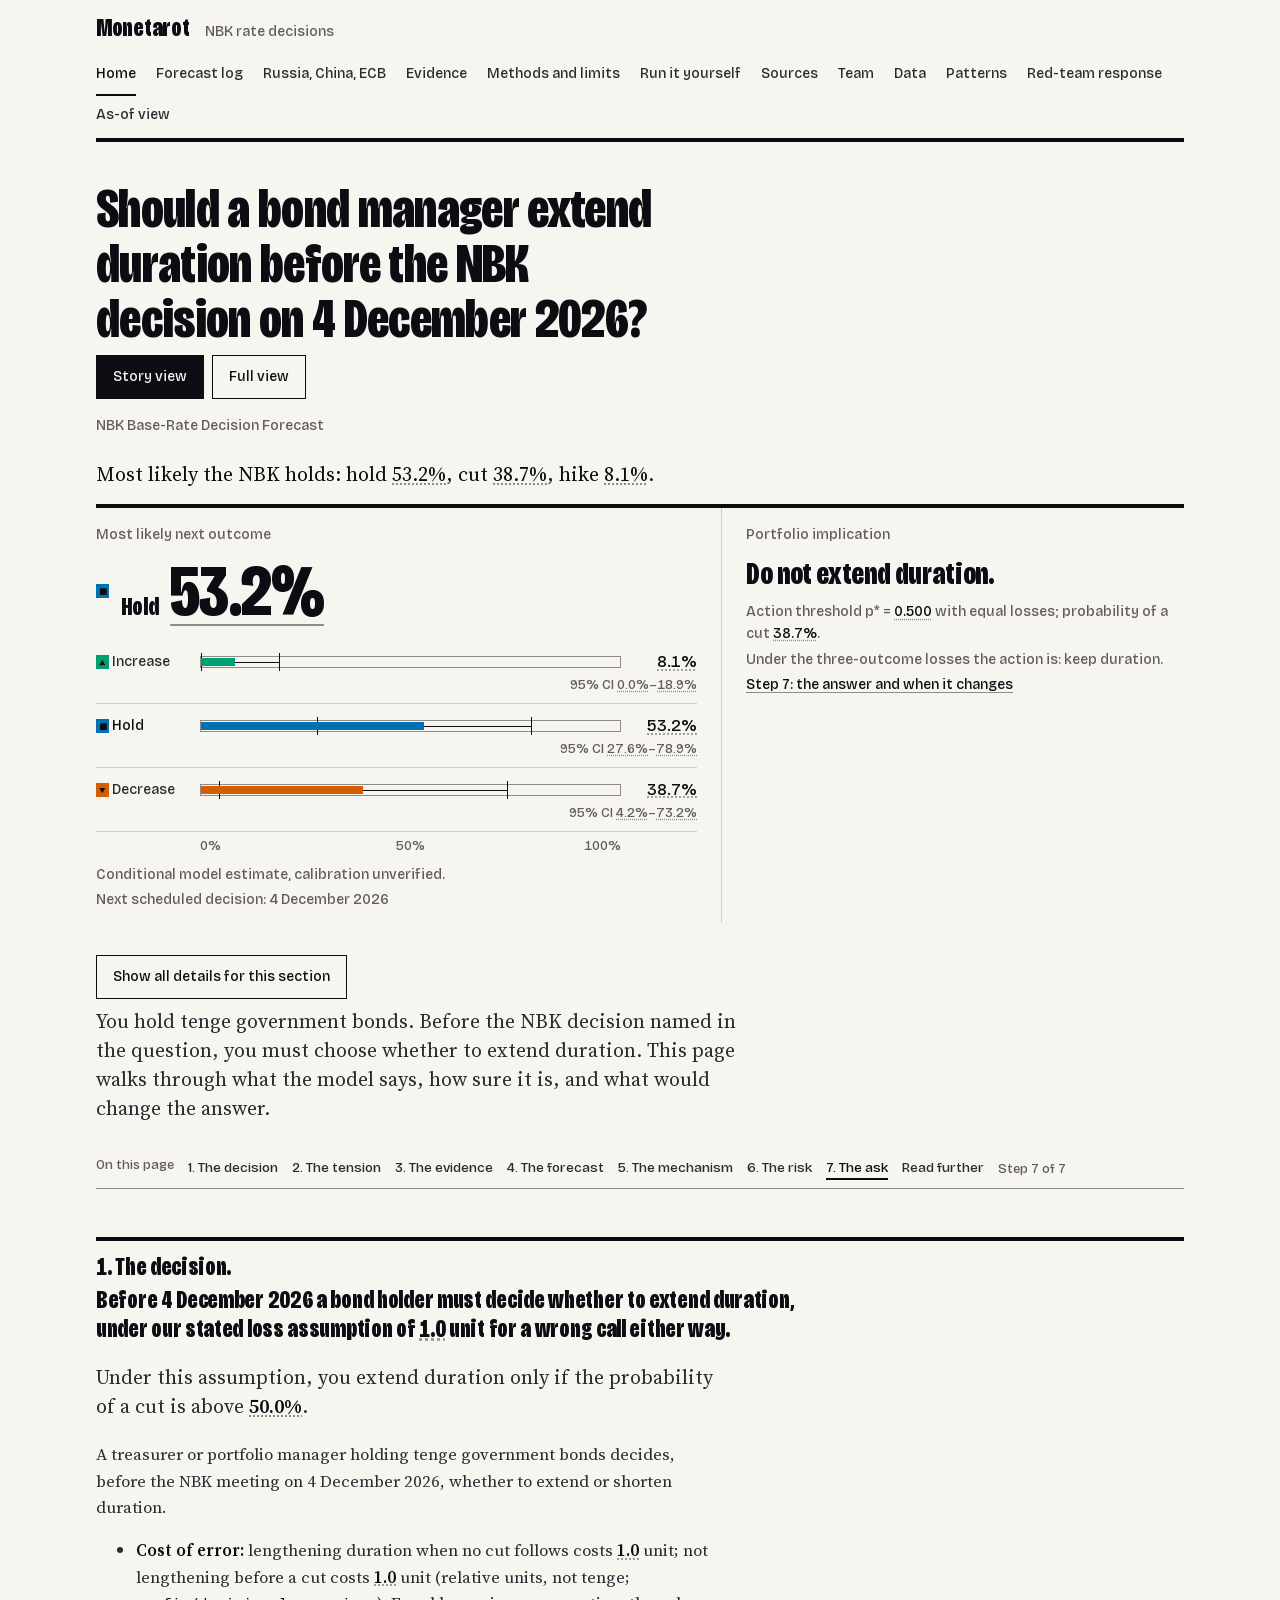
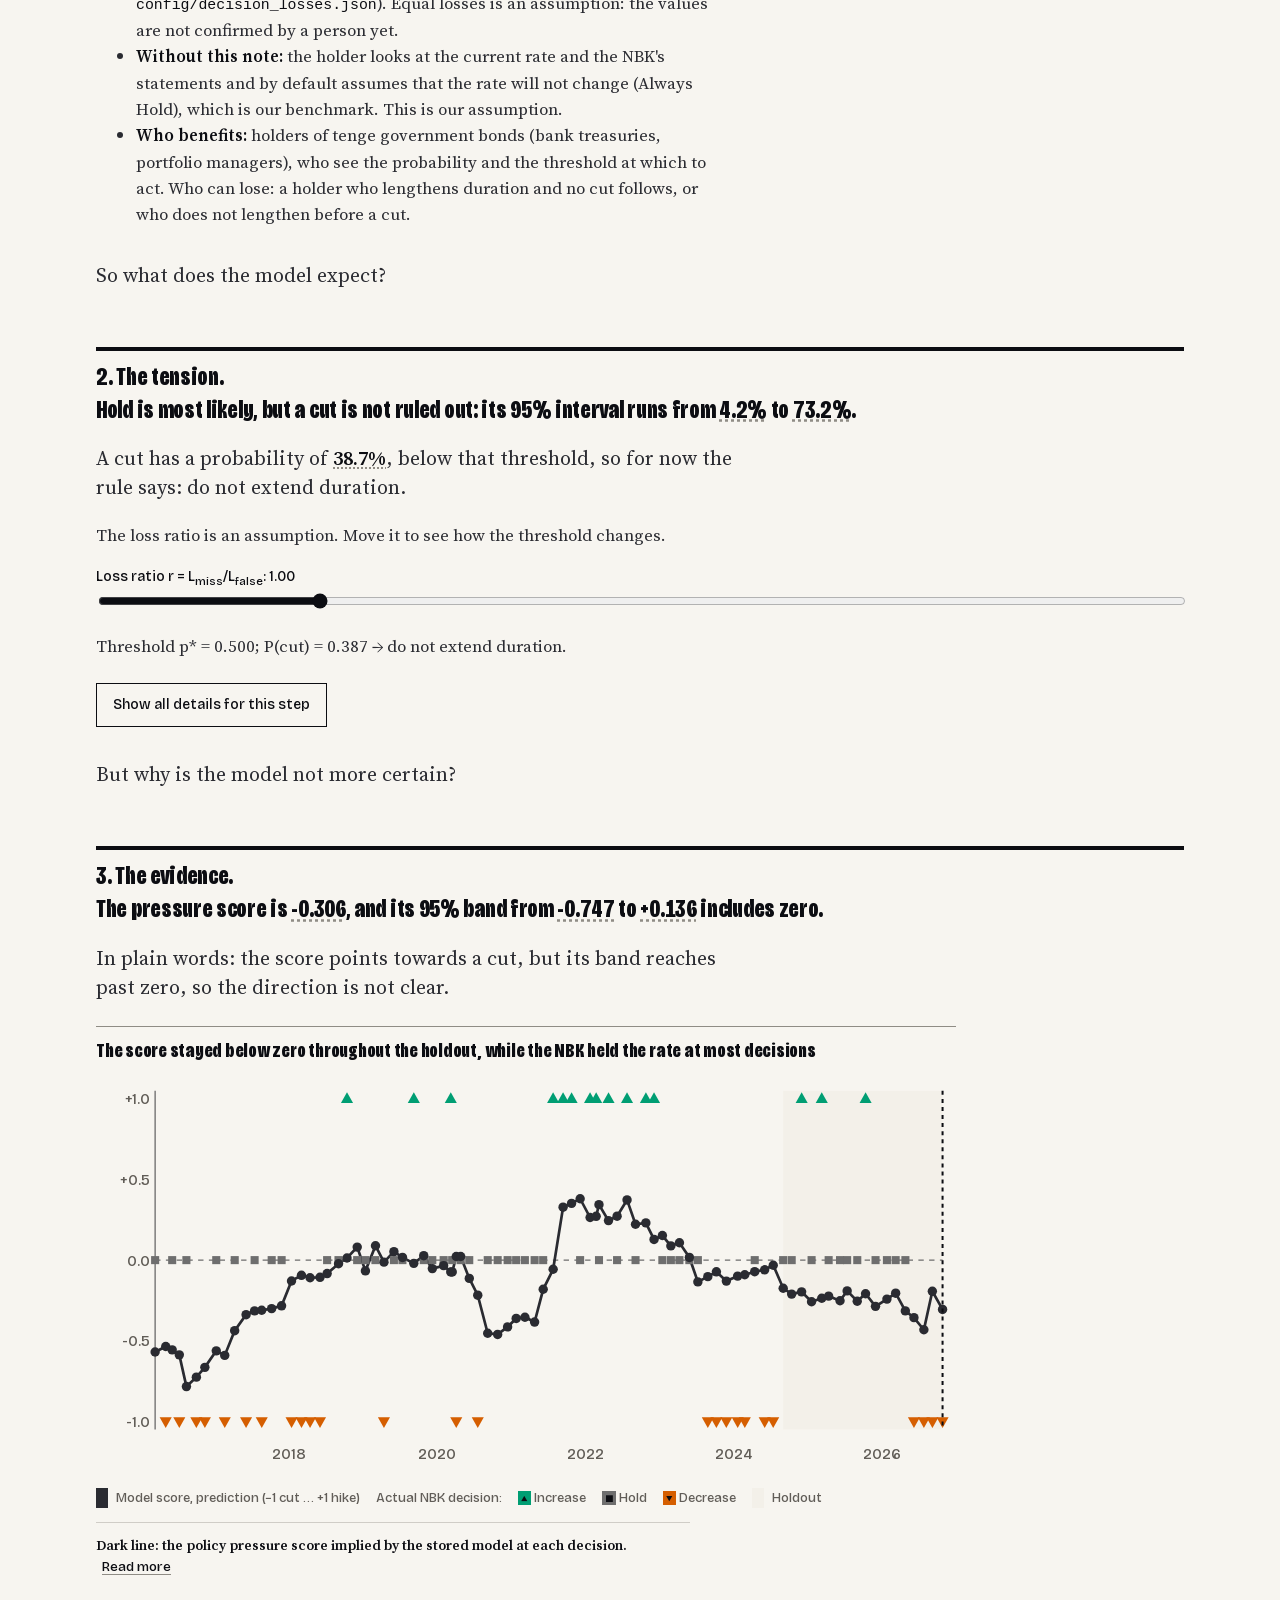
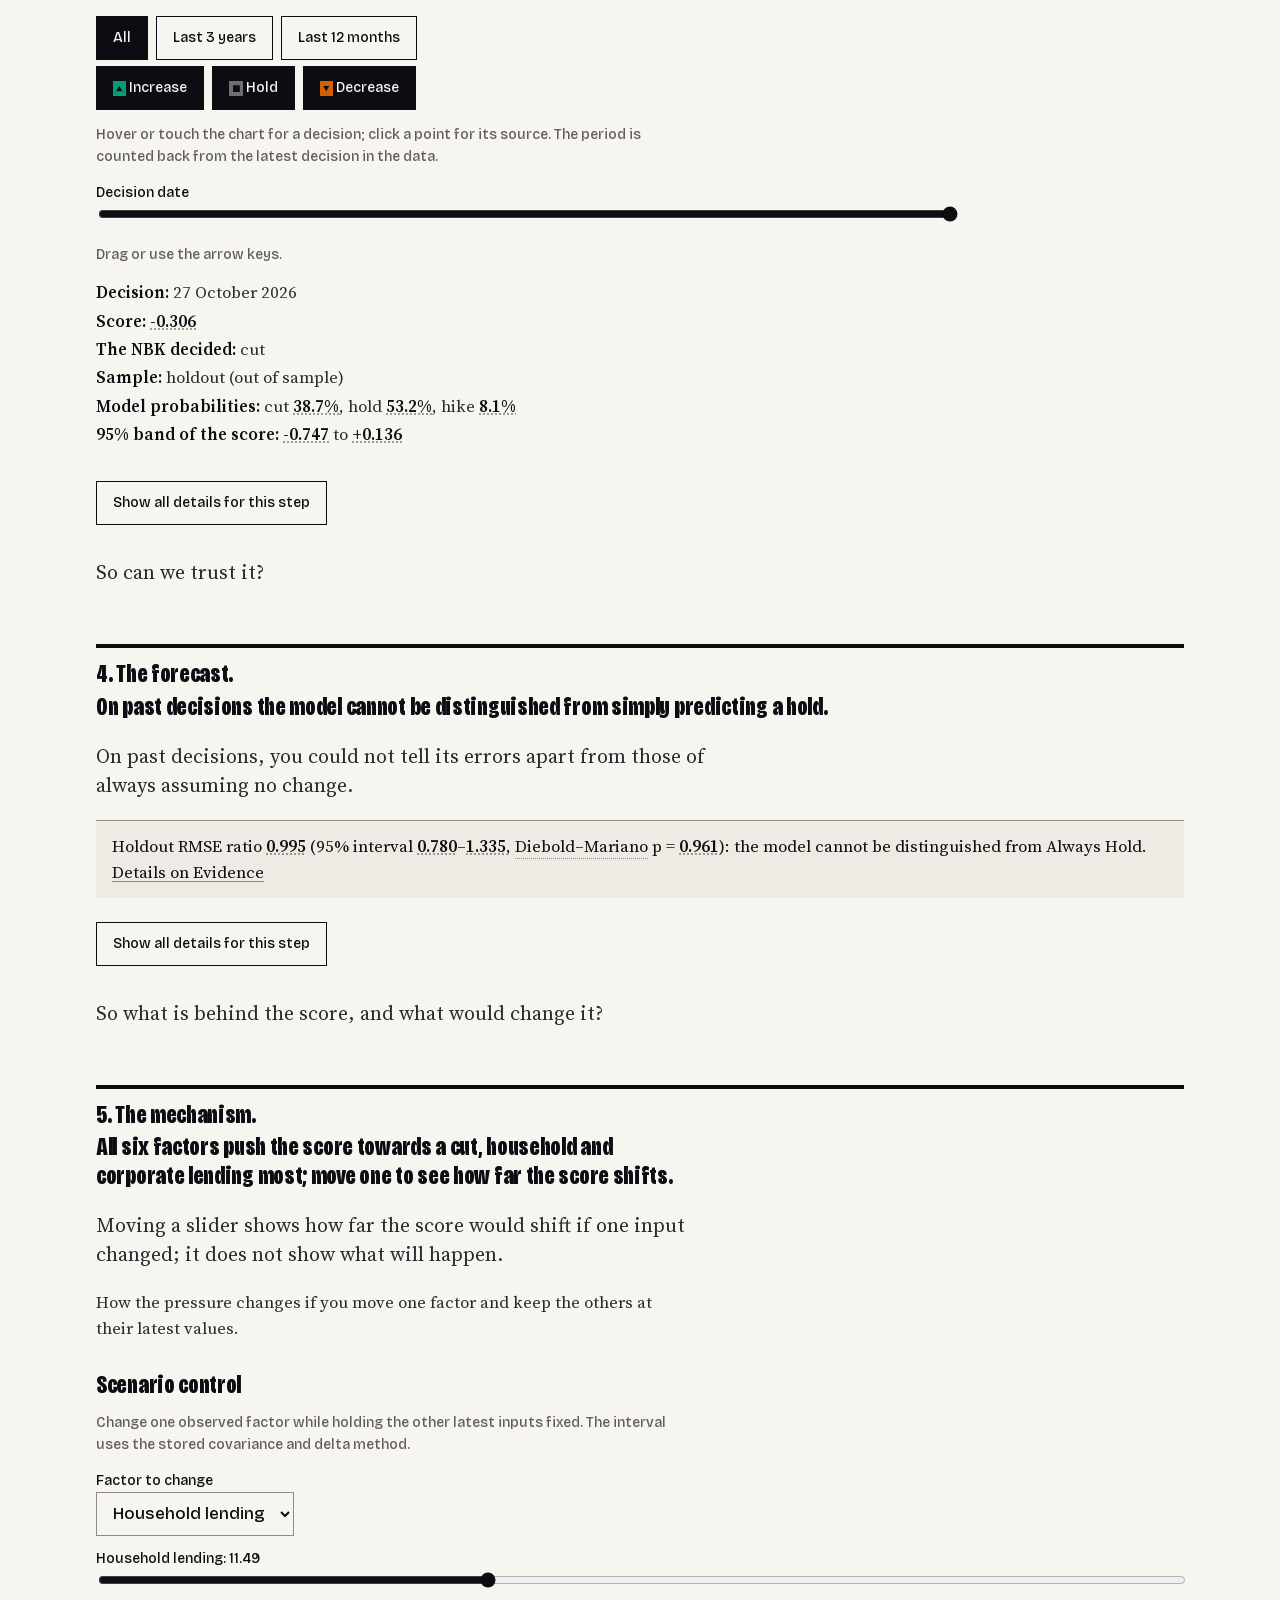
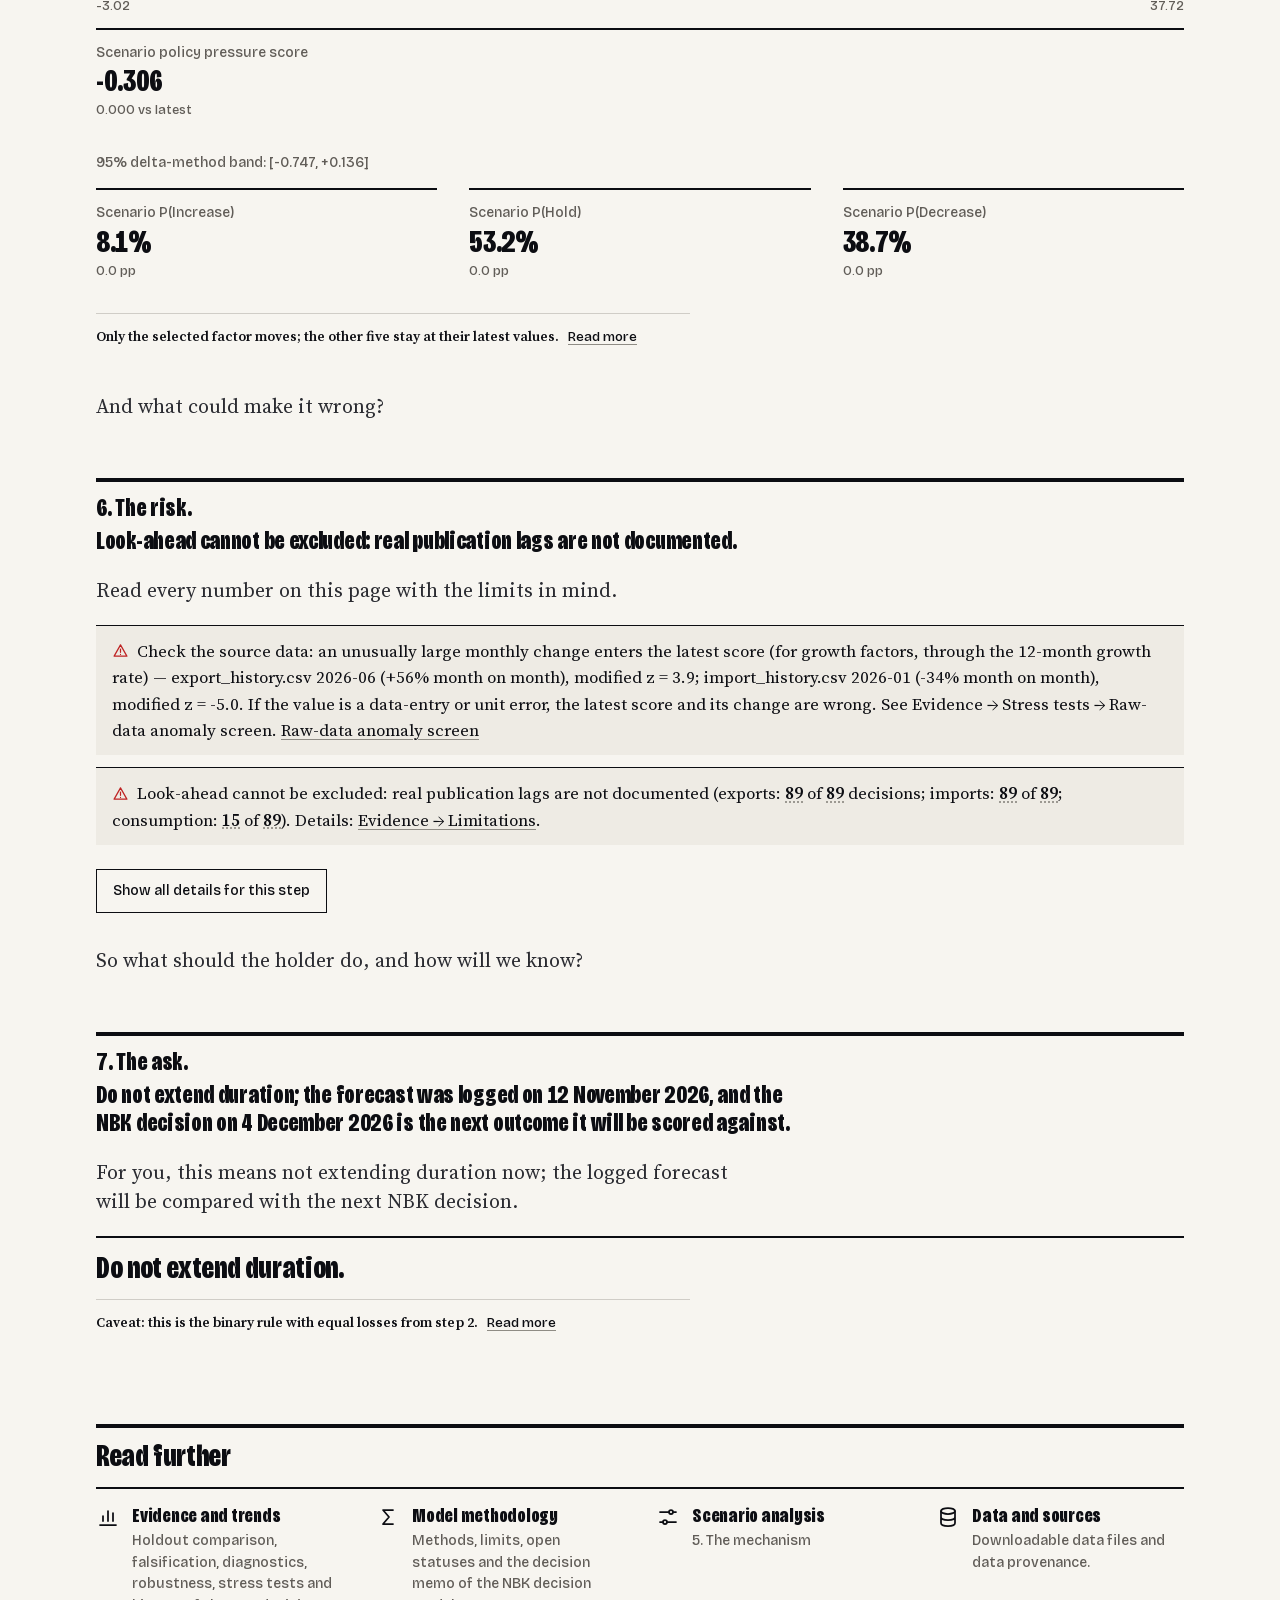
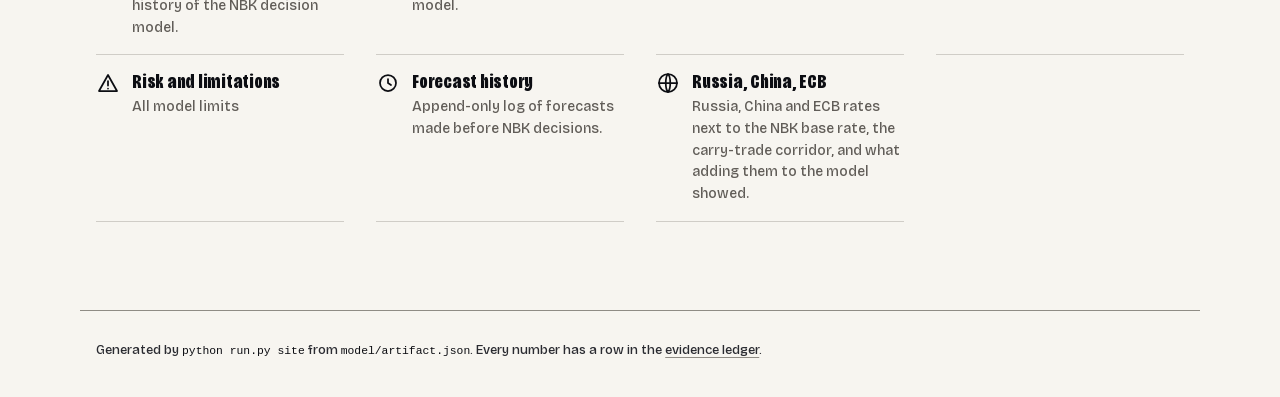
<file: site/index.html>
<!doctype html>
<html lang="en"><head><meta charset="utf-8"><meta name="viewport" content="width=device-width, initial-scale=1">
<title>Home · Monetarot</title><meta name="description" content="Should a bond manager extend duration before the next National Bank of Kazakhstan rate decision? Forecast, evidence and risks.">
<link rel="icon" href="data:,"><link rel="stylesheet" href="assets/style.css"></head>
<body><header><p class="brand"><span class="brand-name">Monetarot</span> <span class="brand-desc">NBK rate decisions</span></p><nav aria-label="Site sections"><a href="index.html" aria-current="page">Home</a> <a href="forecasts.html">Forecast log</a> <a href="corridor.html">Russia, China, ECB</a> <a href="evidence.html">Evidence</a> <a href="methods.html">Methods and limits</a> <a href="run.html">Run it yourself</a> <a href="sources.html">Sources</a> <a href="team.html">Team</a> <a href="data.html">Data</a> <a href="patterns.html">Patterns</a> <a href="redteam.html">Red-team response</a> <a href="asof.html">As-of view</a></nav></header>
<main>
<script>var c=document.documentElement.classList;try{if(localStorage.getItem("monetarot-view")!=="full")c.add("story")}catch(e){c.add("story")}</script>
<section class="lead" id="top">
<h1>Should a bond manager extend duration before the NBK decision on 4 December 2026?</h1>
<div class="view-switch" role="group" aria-label="Page view" hidden><button type="button" class="pill" data-view="story" aria-pressed="true">Story view</button><button type="button" class="pill" data-view="full" aria-pressed="false">Full view</button></div>
<p class="kicker">NBK Base-Rate Decision Forecast</p>
<p class="story-answer" id="story-answer">Most likely the NBK holds: hold <span class="num" data-ledger="dashboard:probabilities/Hold">53.2%</span>, cut <span class="num" data-ledger="dashboard:probabilities/Decrease">38.7%</span>, hike <span class="num" data-ledger="dashboard:probabilities/Increase">8.1%</span>.</p>
<div class="desk" id="desk">
<div class="desk-panel desk-outcome"><p class="panel-label">Most likely next outcome</p>
<p class="desk-figure"><span aria-hidden="true" class="mark tone-hold">■</span> <span class="desk-class">Hold</span>
<span class="desk-value"><span class="num" data-ledger="dashboard:probabilities/Hold">53.2%</span></span></p>
<div class="pscale" role="group" aria-label="Model probabilities of the three outcomes at the next decision, with 95% intervals"><div class="ps-row"><span class="ps-label"><span aria-hidden="true" class="mark tone-increase">▲</span> Increase</span><span class="ps-track" aria-hidden="true"><span class="ps-ci" style="left:0.0%;width:18.9%"></span><span class="ps-bar tone-increase" style="width:8.1%"></span></span><span class="ps-value"><span class="num" data-ledger="dashboard:probabilities/Increase">8.1%</span></span><span class="ps-ci-text">95% CI <span class="num" data-ledger="dashboard:intervals/Increase/0">0.0%</span>–<span class="num" data-ledger="dashboard:intervals/Increase/1">18.9%</span></span></div><div class="ps-row is-top"><span class="ps-label"><span aria-hidden="true" class="mark tone-hold">■</span> Hold</span><span class="ps-track" aria-hidden="true"><span class="ps-ci" style="left:27.6%;width:51.3%"></span><span class="ps-bar tone-hold" style="width:53.2%"></span></span><span class="ps-value"><span class="num" data-ledger="dashboard:probabilities/Hold">53.2%</span></span><span class="ps-ci-text">95% CI <span class="num" data-ledger="dashboard:intervals/Hold/0">27.6%</span>–<span class="num" data-ledger="dashboard:intervals/Hold/1">78.9%</span></span></div><div class="ps-row"><span class="ps-label"><span aria-hidden="true" class="mark tone-decrease">▼</span> Decrease</span><span class="ps-track" aria-hidden="true"><span class="ps-ci" style="left:4.2%;width:69.0%"></span><span class="ps-bar tone-decrease" style="width:38.7%"></span></span><span class="ps-value"><span class="num" data-ledger="dashboard:probabilities/Decrease">38.7%</span></span><span class="ps-ci-text">95% CI <span class="num" data-ledger="dashboard:intervals/Decrease/0">4.2%</span>–<span class="num" data-ledger="dashboard:intervals/Decrease/1">73.2%</span></span></div>
<p class="ps-axis" aria-hidden="true"><span>0%</span><span>50%</span><span>100%</span></p></div>
<p class="m-cap">Conditional model estimate, calibration unverified.</p>
<p class="m-cap">Next scheduled decision: <span class="date">4 December 2026</span></p></div>
<div class="desk-panel desk-score detail"><p class="panel-label">Policy pressure score</p>
<p class="desk-figure"><span class="desk-value"><span class="num" data-ledger="dashboard:score">-0.306</span></span></p>
<div class="sscale" aria-hidden="true"><span class="ss-zero"></span><span class="ss-band" style="left:12.6%;width:44.2%"></span><span class="ss-point" style="left:34.7%"></span></div>
<p class="ss-ends" aria-hidden="true"><span>−1 cut</span><span>0</span><span>+1 hike</span></p>
<p class="m-cap">95% band: <span class="num" data-ledger="dashboard:band/0">-0.747</span> to <span class="num" data-ledger="dashboard:band/1">+0.136</span></p>
<p class="m-cap">Direction flag: not triggered</p><p class="desk-note">The 95% band of the pressure score includes zero, so the model cannot tell pressure towards a cut from pressure towards a hike.</p></div>
<div class="desk-panel desk-action"><p class="panel-label">Portfolio implication</p>
<p class="desk-answer">Do not extend duration.</p>
<p class="m-cap">Action threshold p* = <span class="num" data-ledger="decision:binary_threshold_p_cut">0.500</span> with equal losses; probability of a cut <span class="num" data-ledger="decision:p_cut">38.7%</span>.</p>
<p class="m-cap">Under the three-outcome losses the action is: keep duration.</p>
<p class="m-cap"><a href="#step-7">Step 7: the answer and when it changes</a></p></div>
</div><button type="button" class="pill details-toggle" aria-expanded="false" aria-controls="top overview" data-labels="Show all details for this section|Hide the details of this section" hidden>Show all details for this section</button></section>
<p class="story-scene" id="story-scene">You hold tenge government bonds. Before the NBK decision named in the question, you must choose whether to extend duration. This page walks through what the model says, how sure it is, and what would change the answer.</p>
<nav class="onpage" aria-label="On this page"><p class="onpage-title">On this page</p><ul><li><a href="#step-1">1. The decision</a></li><li><a href="#step-2">2. The tension</a></li><li><a href="#step-3">3. The evidence</a></li><li><a href="#step-4">4. The forecast</a></li><li><a href="#step-5">5. The mechanism</a></li><li><a href="#step-6">6. The risk</a></li><li><a href="#step-7">7. The ask</a></li><li><a href="#read-further">Read further</a></li></ul></nav>
<section class="lead-notes" id="overview"><p class="read-card summary"><span class="card-head">How hard are six macro factors pushing the National Bank of Kazakhstan towards a rate hike or a cut?</span> <span class="card-rest">Read-only view of a fitted ordered-logit model; nothing is re-estimated here. The forecast is turned into a duration decision with an explicit loss function, and the holdout comparison with <span class="gloss" tabindex="0" aria-describedby="gloss-always-hold">Always Hold<span class="gloss-tip" role="tooltip" id="gloss-always-hold">The benchmark that predicts no change in the base rate at every decision.</span></span> is shown as prominently as the forecast.</span></p>
<p class="links">This page is static and fast; there is also an <a id="render-link" href="https://monetarot.onrender.com/">interactive version (Render)</a>. Detailed tables are on the <a href="evidence.html">Evidence</a> page.</p>
<div class="context" id="context"><p>Unit: probability difference P(Increase) - P(Decrease), from −1 (cut certain) to +1 (hike certain)</p>
<p>Period: NBK decision of 2026-10-27, factor data month 2026-08 (assumed month t−2)</p>
<p>Latest change: <span class="num" data-ledger="dashboard:score_change">-0.112</span> versus the decision of 2026-09-07</p>
<p>Local factor data and model artifact as of 2026-10-27. A static page does not contact the calendar source; round dates come from config/forecast_rounds.json.</p></div></section>
<section id="step-1"><h2><span class="step-tag">1. The decision.</span> Before 4 December 2026 a bond holder must decide whether to extend duration, under our stated loss assumption of <span class="num" data-ledger="decision:binary_losses/lengthen_but_no_cut">1.0</span> unit for a wrong call either way.</h2><p class="story-plain" id="plain-1">Under this assumption, you extend duration only if the probability of a cut is above <span class="num" data-ledger="decision:binary_threshold_p_cut">50.0%</span>.</p><p>A treasurer or portfolio manager holding tenge government bonds decides, before the NBK meeting on 4 December 2026, whether to extend or shorten duration.</p>
<ul id="usefulness">
<li><strong>Cost of error:</strong> lengthening duration when no cut follows costs <span class="num" data-ledger="decision:binary_losses/lengthen_but_no_cut">1.0</span> unit; not lengthening before a cut costs <span class="num" data-ledger="decision:binary_losses/not_lengthen_but_cut">1.0</span> unit (relative units, not tenge; <code>config/decision_losses.json</code>). Equal losses is an assumption: the values are not confirmed by a person yet.</li>
<li><strong>Without this note:</strong> the holder looks at the current rate and the NBK's statements and by default assumes that the rate will not change (Always Hold), which is our benchmark. This is our assumption.</li>
<li><strong>Who benefits:</strong> holders of tenge government bonds (bank treasuries, portfolio managers), who see the probability and the threshold at which to act. Who can lose: a holder who lengthens duration and no cut follows, or who does not lengthen before a cut.</li>
</ul><p class="story-link">So what does the model expect?</p></section>
<section id="step-2"><h2><span class="step-tag">2. The tension.</span> Hold is most likely, but a cut is not ruled out: its 95% interval runs from <span class="num" data-ledger="dashboard:intervals/Decrease/0">4.2%</span> to <span class="num" data-ledger="dashboard:intervals/Decrease/1">73.2%</span>.</h2><p class="story-plain" id="plain-2">A cut has a probability of <span class="num" data-ledger="decision:p_cut">38.7%</span>, below that threshold, so for now the rule says: do not extend duration.</p><div class="detail"><p>The obvious view: the most likely outcome is a hold (<span class="num" data-ledger="dashboard:probabilities/Hold">53.2%</span>).</p><p class="read-card"><span class="card-head">The complication:</span> <span class="card-rest">the probability of a cut (<span class="num" data-ledger="dashboard:probabilities/Decrease">38.7%</span>) has a 95% interval of <span class="num" data-ledger="dashboard:intervals/Decrease/0">4.2%</span>–<span class="num" data-ledger="dashboard:intervals/Decrease/1">73.2%</span>, and the 95% band of the pressure score (<span class="num" data-ledger="dashboard:band/0">-0.747</span> to <span class="num" data-ledger="dashboard:band/1">+0.136</span>) includes zero, so the model cannot tell pressure towards a cut from pressure towards a hike.</span></p>
<p>Action threshold p* = <span class="num" data-ledger="decision:binary_threshold_p_cut">0.500</span> <strong>with equal losses</strong>; probability of a cut <span class="num" data-ledger="decision:p_cut">38.7%</span>.</p></div><p>The loss ratio is an assumption. Move it to see how the threshold changes.</p><label for="ratio">Loss ratio r = L<sub>miss</sub>/L<sub>false</sub>: <output id="ratio-out">1.00</output></label><input id="ratio" type="range" min="0.25" max="4" step="0.05" value="1" data-pcut="0.38682571693731294" aria-label="Loss ratio of a missed cut to a false extension"><p id="ratio-text" aria-live="polite"></p><button type="button" class="pill details-toggle" aria-expanded="false" aria-controls="step-2" data-labels="Show all details for this step|Hide the details of this step" hidden>Show all details for this step</button><p class="story-link">But why is the model not more certain?</p></section>
<section id="step-3"><h2><span class="step-tag">3. The evidence.</span> The pressure score is <span class="num" data-ledger="dashboard:score">-0.306</span>, and its 95% band from <span class="num" data-ledger="dashboard:band/0">-0.747</span> to <span class="num" data-ledger="dashboard:band/1">+0.136</span> includes zero.</h2><p class="story-plain" id="plain-3">In plain words: the score points towards a cut, but its band reaches past zero, so the direction is not clear.</p><figure id="track-record"><figcaption><strong>The score stayed below zero throughout the holdout, while the NBK held the rate at most decisions</strong></figcaption><svg viewBox="0 0 640 300" role="img" aria-label="Policy pressure score implied by the stored model at each NBK decision (line) and the actual decision (triangle up = hike, square = hold, triangle down = cut); the holdout period is shaded."><title>Policy pressure score implied by the stored model at each NBK decision (line) and the actual decision (triangle up = hike, square = hold, triangle down = cut); the holdout period is shaded.</title><rect x="511.4" y="14" width="118.6" height="252" fill="#F3F0E9"/><line x1="44" y1="140.0" x2="630" y2="140.0" stroke="#6E6E6E" stroke-dasharray="4 4"/><line x1="44" y1="14" x2="44" y2="266" stroke="#6E6E6E"/><text x="40" y="264.0" text-anchor="end" font-size="11" fill="#615D57">-1.0</text><text x="40" y="204.0" text-anchor="end" font-size="11" fill="#615D57">-0.5</text><text x="40" y="144.0" text-anchor="end" font-size="11" fill="#615D57">0.0</text><text x="40" y="84.0" text-anchor="end" font-size="11" fill="#615D57">+0.5</text><text x="40" y="24.0" text-anchor="end" font-size="11" fill="#615D57">+1.0</text><text x="88.1" y="288" text-anchor="middle" font-size="11" fill="#615D57">2017</text><text x="198.4" y="288" text-anchor="middle" font-size="11" fill="#615D57">2019</text><text x="308.9" y="288" text-anchor="middle" font-size="11" fill="#615D57">2021</text><text x="419.2" y="288" text-anchor="middle" font-size="11" fill="#615D57">2023</text><text x="529.7" y="288" text-anchor="middle" font-size="11" fill="#615D57">2025</text><path d="M44.0,208.4 L51.9,204.3 L56.7,206.8 L62.0,210.5 L67.3,234.1 L74.7,227.1 L81.0,219.8 L89.5,207.5 L95.8,210.9 L103.2,192.5 L111.7,180.6 L118.0,177.8 L123.3,177.3 L130.7,176.1 L138.1,174.0 L145.5,155.5 L152.9,151.3 L159.3,153.1 L166.7,152.8 L172.0,150.0 L180.5,142.7 L186.8,138.4 L194.4,130.3 L200.5,148.0 L208.0,129.3 L214.3,141.5 L221.7,133.7 L228.1,138.0 L236.5,142.4 L243.9,136.7 L250.3,146.3 L258.7,144.1 L264.0,148.8 L265.1,148.8 L268.1,137.3 L271.4,137.3 L277.8,153.6 L284.1,166.1 L291.5,194.4 L298.9,195.3 L306.3,189.7 L312.7,183.4 L319.2,182.5 L326.4,186.1 L332.8,161.7 L340.2,146.8 L347.6,100.6 L353.9,97.8 L360.3,94.3 L367.7,108.3 L372.2,107.4 L374.3,98.7 L381.4,110.6 L387.8,107.3 L395.2,95.2 L401.5,113.3 L409.2,112.3 L415.3,124.6 L421.5,121.7 L427.8,129.4 L434.2,127.1 L441.6,138.0 L447.9,156.2 L455.3,152.3 L461.7,148.7 L469.1,155.6 L477.5,151.9 L482.8,150.9 L490.2,148.6 L497.6,147.2 L504.0,143.8 L511.4,160.9 L517.7,165.3 L525.1,163.6 L532.5,171.0 L540.1,168.4 L545.2,166.8 L553.7,170.2 L559.0,162.9 L566.5,170.6 L572.7,165.0 L580.1,174.4 L588.6,169.0 L595.1,164.6 L602.3,177.8 L608.7,182.8 L616.1,191.8 L622.4,163.2 L630.0,176.7" fill="none" stroke="#2A2B31" stroke-width="2"/><rect x="41.0" y="137.0" width="6" height="6" fill="#6E6E6E"><title>2016-03-15: Hold, score -0.570</title></rect><circle cx="44.0" cy="208.4" r="2" fill="#2A2B31"><title>2016-03-15: score -0.570</title></circle><path d="M51.9,265.0 L56.4,257.0 L47.4,257.0 Z" fill="#D55E00"><title>2016-05-06: Decrease, score -0.536</title></path><circle cx="51.9" cy="204.3" r="2" fill="#2A2B31"><title>2016-05-06: score -0.536</title></circle><rect x="53.7" y="137.0" width="6" height="6" fill="#6E6E6E"><title>2016-06-07: Hold, score -0.557</title></rect><circle cx="56.7" cy="206.8" r="2" fill="#2A2B31"><title>2016-06-07: score -0.557</title></circle><path d="M62.0,265.0 L66.5,257.0 L57.5,257.0 Z" fill="#D55E00"><title>2016-07-12: Decrease, score -0.587</title></path><circle cx="62.0" cy="210.5" r="2" fill="#2A2B31"><title>2016-07-12: score -0.587</title></circle><rect x="64.3" y="137.0" width="6" height="6" fill="#6E6E6E"><title>2016-08-16: Hold, score -0.784</title></rect><circle cx="67.3" cy="234.1" r="2" fill="#2A2B31"><title>2016-08-16: score -0.784</title></circle><path d="M74.7,265.0 L79.2,257.0 L70.2,257.0 Z" fill="#D55E00"><title>2016-10-04: Decrease, score -0.726</title></path><circle cx="74.7" cy="227.1" r="2" fill="#2A2B31"><title>2016-10-04: score -0.726</title></circle><path d="M81.0,265.0 L85.5,257.0 L76.5,257.0 Z" fill="#D55E00"><title>2016-11-15: Decrease, score -0.665</title></path><circle cx="81.0" cy="219.8" r="2" fill="#2A2B31"><title>2016-11-15: score -0.665</title></circle><rect x="86.5" y="137.0" width="6" height="6" fill="#6E6E6E"><title>2017-01-10: Hold, score -0.563</title></rect><circle cx="89.5" cy="207.5" r="2" fill="#2A2B31"><title>2017-01-10: score -0.563</title></circle><path d="M95.8,265.0 L100.3,257.0 L91.3,257.0 Z" fill="#D55E00"><title>2017-02-21: Decrease, score -0.591</title></path><circle cx="95.8" cy="210.9" r="2" fill="#2A2B31"><title>2017-02-21: score -0.591</title></circle><rect x="100.2" y="137.0" width="6" height="6" fill="#6E6E6E"><title>2017-04-11: Hold, score -0.438</title></rect><circle cx="103.2" cy="192.5" r="2" fill="#2A2B31"><title>2017-04-11: score -0.438</title></circle><path d="M111.7,265.0 L116.2,257.0 L107.2,257.0 Z" fill="#D55E00"><title>2017-06-06: Decrease, score -0.338</title></path><circle cx="111.7" cy="180.6" r="2" fill="#2A2B31"><title>2017-06-06: score -0.338</title></circle><rect x="115.0" y="137.0" width="6" height="6" fill="#6E6E6E"><title>2017-07-18: Hold, score -0.315</title></rect><circle cx="118.0" cy="177.8" r="2" fill="#2A2B31"><title>2017-07-18: score -0.315</title></circle><path d="M123.3,265.0 L127.8,257.0 L118.8,257.0 Z" fill="#D55E00"><title>2017-08-22: Decrease, score -0.311</title></path><circle cx="123.3" cy="177.3" r="2" fill="#2A2B31"><title>2017-08-22: score -0.311</title></circle><rect x="127.7" y="137.0" width="6" height="6" fill="#6E6E6E"><title>2017-10-10: Hold, score -0.301</title></rect><circle cx="130.7" cy="176.1" r="2" fill="#2A2B31"><title>2017-10-10: score -0.301</title></circle><rect x="135.1" y="137.0" width="6" height="6" fill="#6E6E6E"><title>2017-11-28: Hold, score -0.283</title></rect><circle cx="138.1" cy="174.0" r="2" fill="#2A2B31"><title>2017-11-28: score -0.283</title></circle><path d="M145.5,265.0 L150.0,257.0 L141.0,257.0 Z" fill="#D55E00"><title>2018-01-16: Decrease, score -0.129</title></path><circle cx="145.5" cy="155.5" r="2" fill="#2A2B31"><title>2018-01-16: score -0.129</title></circle><path d="M152.9,265.0 L157.4,257.0 L148.4,257.0 Z" fill="#D55E00"><title>2018-03-06: Decrease, score -0.094</title></path><circle cx="152.9" cy="151.3" r="2" fill="#2A2B31"><title>2018-03-06: score -0.094</title></circle><path d="M159.3,265.0 L163.8,257.0 L154.8,257.0 Z" fill="#D55E00"><title>2018-04-17: Decrease, score -0.109</title></path><circle cx="159.3" cy="153.1" r="2" fill="#2A2B31"><title>2018-04-17: score -0.109</title></circle><path d="M166.7,265.0 L171.2,257.0 L162.2,257.0 Z" fill="#D55E00"><title>2018-06-05: Decrease, score -0.106</title></path><circle cx="166.7" cy="152.8" r="2" fill="#2A2B31"><title>2018-06-05: score -0.106</title></circle><rect x="169.0" y="137.0" width="6" height="6" fill="#6E6E6E"><title>2018-07-10: Hold, score -0.083</title></rect><circle cx="172.0" cy="150.0" r="2" fill="#2A2B31"><title>2018-07-10: score -0.083</title></circle><rect x="177.5" y="137.0" width="6" height="6" fill="#6E6E6E"><title>2018-09-04: Hold, score -0.022</title></rect><circle cx="180.5" cy="142.7" r="2" fill="#2A2B31"><title>2018-09-04: score -0.022</title></circle><path d="M186.8,15.0 L191.3,23.0 L182.3,23.0 Z" fill="#009E73"><title>2018-10-16: Increase, score +0.013</title></path><circle cx="186.8" cy="138.4" r="2" fill="#2A2B31"><title>2018-10-16: score +0.013</title></circle><rect x="191.4" y="137.0" width="6" height="6" fill="#6E6E6E"><title>2018-12-05: Hold, score +0.081</title></rect><circle cx="194.4" cy="130.3" r="2" fill="#2A2B31"><title>2018-12-05: score +0.081</title></circle><rect x="197.5" y="137.0" width="6" height="6" fill="#6E6E6E"><title>2019-01-15: Hold, score -0.067</title></rect><circle cx="200.5" cy="148.0" r="2" fill="#2A2B31"><title>2019-01-15: score -0.067</title></circle><rect x="205.0" y="137.0" width="6" height="6" fill="#6E6E6E"><title>2019-03-05: Hold, score +0.089</title></rect><circle cx="208.0" cy="129.3" r="2" fill="#2A2B31"><title>2019-03-05: score +0.089</title></circle><path d="M214.3,265.0 L218.8,257.0 L209.8,257.0 Z" fill="#D55E00"><title>2019-04-16: Decrease, score -0.013</title></path><circle cx="214.3" cy="141.5" r="2" fill="#2A2B31"><title>2019-04-16: score -0.013</title></circle><rect x="218.7" y="137.0" width="6" height="6" fill="#6E6E6E"><title>2019-06-04: Hold, score +0.052</title></rect><circle cx="221.7" cy="133.7" r="2" fill="#2A2B31"><title>2019-06-04: score +0.052</title></circle><rect x="225.1" y="137.0" width="6" height="6" fill="#6E6E6E"><title>2019-07-16: Hold, score +0.016</title></rect><circle cx="228.1" cy="138.0" r="2" fill="#2A2B31"><title>2019-07-16: score +0.016</title></circle><path d="M236.5,15.0 L241.0,23.0 L232.0,23.0 Z" fill="#009E73"><title>2019-09-10: Increase, score -0.020</title></path><circle cx="236.5" cy="142.4" r="2" fill="#2A2B31"><title>2019-09-10: score -0.020</title></circle><rect x="240.9" y="137.0" width="6" height="6" fill="#6E6E6E"><title>2019-10-29: Hold, score +0.028</title></rect><circle cx="243.9" cy="136.7" r="2" fill="#2A2B31"><title>2019-10-29: score +0.028</title></circle><rect x="247.3" y="137.0" width="6" height="6" fill="#6E6E6E"><title>2019-12-10: Hold, score -0.053</title></rect><circle cx="250.3" cy="146.3" r="2" fill="#2A2B31"><title>2019-12-10: score -0.053</title></circle><rect x="255.7" y="137.0" width="6" height="6" fill="#6E6E6E"><title>2020-02-04: Hold, score -0.034</title></rect><circle cx="258.7" cy="144.1" r="2" fill="#2A2B31"><title>2020-02-04: score -0.034</title></circle><path d="M264.0,15.0 L268.5,23.0 L259.5,23.0 Z" fill="#009E73"><title>2020-03-10: Increase, score -0.074</title></path><circle cx="264.0" cy="148.8" r="2" fill="#2A2B31"><title>2020-03-10: score -0.074</title></circle><rect x="262.1" y="137.0" width="6" height="6" fill="#6E6E6E"><title>2020-03-17: Hold, score -0.074</title></rect><circle cx="265.1" cy="148.8" r="2" fill="#2A2B31"><title>2020-03-17: score -0.074</title></circle><path d="M268.1,265.0 L272.6,257.0 L263.6,257.0 Z" fill="#D55E00"><title>2020-04-06: Decrease, score +0.023</title></path><circle cx="268.1" cy="137.3" r="2" fill="#2A2B31"><title>2020-04-06: score +0.023</title></circle><rect x="268.4" y="137.0" width="6" height="6" fill="#6E6E6E"><title>2020-04-28: Hold, score +0.023</title></rect><circle cx="271.4" cy="137.3" r="2" fill="#2A2B31"><title>2020-04-28: score +0.023</title></circle><rect x="274.8" y="137.0" width="6" height="6" fill="#6E6E6E"><title>2020-06-09: Hold, score -0.113</title></rect><circle cx="277.8" cy="153.6" r="2" fill="#2A2B31"><title>2020-06-09: score -0.113</title></circle><path d="M284.1,265.0 L288.6,257.0 L279.6,257.0 Z" fill="#D55E00"><title>2020-07-21: Decrease, score -0.217</title></path><circle cx="284.1" cy="166.1" r="2" fill="#2A2B31"><title>2020-07-21: score -0.217</title></circle><rect x="288.5" y="137.0" width="6" height="6" fill="#6E6E6E"><title>2020-09-08: Hold, score -0.453</title></rect><circle cx="291.5" cy="194.4" r="2" fill="#2A2B31"><title>2020-09-08: score -0.453</title></circle><rect x="295.9" y="137.0" width="6" height="6" fill="#6E6E6E"><title>2020-10-27: Hold, score -0.461</title></rect><circle cx="298.9" cy="195.3" r="2" fill="#2A2B31"><title>2020-10-27: score -0.461</title></circle><rect x="303.3" y="137.0" width="6" height="6" fill="#6E6E6E"><title>2020-12-15: Hold, score -0.414</title></rect><circle cx="306.3" cy="189.7" r="2" fill="#2A2B31"><title>2020-12-15: score -0.414</title></circle><rect x="309.7" y="137.0" width="6" height="6" fill="#6E6E6E"><title>2021-01-26: Hold, score -0.362</title></rect><circle cx="312.7" cy="183.4" r="2" fill="#2A2B31"><title>2021-01-26: score -0.362</title></circle><rect x="316.2" y="137.0" width="6" height="6" fill="#6E6E6E"><title>2021-03-10: Hold, score -0.354</title></rect><circle cx="319.2" cy="182.5" r="2" fill="#2A2B31"><title>2021-03-10: score -0.354</title></circle><rect x="323.4" y="137.0" width="6" height="6" fill="#6E6E6E"><title>2021-04-27: Hold, score -0.384</title></rect><circle cx="326.4" cy="186.1" r="2" fill="#2A2B31"><title>2021-04-27: score -0.384</title></circle><rect x="329.8" y="137.0" width="6" height="6" fill="#6E6E6E"><title>2021-06-08: Hold, score -0.181</title></rect><circle cx="332.8" cy="161.7" r="2" fill="#2A2B31"><title>2021-06-08: score -0.181</title></circle><path d="M340.2,15.0 L344.7,23.0 L335.7,23.0 Z" fill="#009E73"><title>2021-07-27: Increase, score -0.057</title></path><circle cx="340.2" cy="146.8" r="2" fill="#2A2B31"><title>2021-07-27: score -0.057</title></circle><path d="M347.6,15.0 L352.1,23.0 L343.1,23.0 Z" fill="#009E73"><title>2021-09-14: Increase, score +0.328</title></path><circle cx="347.6" cy="100.6" r="2" fill="#2A2B31"><title>2021-09-14: score +0.328</title></circle><path d="M353.9,15.0 L358.4,23.0 L349.4,23.0 Z" fill="#009E73"><title>2021-10-26: Increase, score +0.352</title></path><circle cx="353.9" cy="97.8" r="2" fill="#2A2B31"><title>2021-10-26: score +0.352</title></circle><rect x="357.3" y="137.0" width="6" height="6" fill="#6E6E6E"><title>2021-12-07: Hold, score +0.381</title></rect><circle cx="360.3" cy="94.3" r="2" fill="#2A2B31"><title>2021-12-07: score +0.381</title></circle><path d="M367.7,15.0 L372.2,23.0 L363.2,23.0 Z" fill="#009E73"><title>2022-01-25: Increase, score +0.264</title></path><circle cx="367.7" cy="108.3" r="2" fill="#2A2B31"><title>2022-01-25: score +0.264</title></circle><path d="M372.2,15.0 L376.7,23.0 L367.7,23.0 Z" fill="#009E73"><title>2022-02-24: Increase, score +0.272</title></path><circle cx="372.2" cy="107.4" r="2" fill="#2A2B31"><title>2022-02-24: score +0.272</title></circle><rect x="371.3" y="137.0" width="6" height="6" fill="#6E6E6E"><title>2022-03-10: Hold, score +0.344</title></rect><circle cx="374.3" cy="98.7" r="2" fill="#2A2B31"><title>2022-03-10: score +0.344</title></circle><path d="M381.4,15.0 L385.9,23.0 L376.9,23.0 Z" fill="#009E73"><title>2022-04-26: Increase, score +0.245</title></path><circle cx="381.4" cy="110.6" r="2" fill="#2A2B31"><title>2022-04-26: score +0.245</title></circle><rect x="384.8" y="137.0" width="6" height="6" fill="#6E6E6E"><title>2022-06-07: Hold, score +0.272</title></rect><circle cx="387.8" cy="107.3" r="2" fill="#2A2B31"><title>2022-06-07: score +0.272</title></circle><path d="M395.2,15.0 L399.7,23.0 L390.7,23.0 Z" fill="#009E73"><title>2022-07-26: Increase, score +0.373</title></path><circle cx="395.2" cy="95.2" r="2" fill="#2A2B31"><title>2022-07-26: score +0.373</title></circle><rect x="398.5" y="137.0" width="6" height="6" fill="#6E6E6E"><title>2022-09-06: Hold, score +0.222</title></rect><circle cx="401.5" cy="113.3" r="2" fill="#2A2B31"><title>2022-09-06: score +0.222</title></circle><path d="M409.2,15.0 L413.7,23.0 L404.7,23.0 Z" fill="#009E73"><title>2022-10-27: Increase, score +0.230</title></path><circle cx="409.2" cy="112.3" r="2" fill="#2A2B31"><title>2022-10-27: score +0.230</title></circle><path d="M415.3,15.0 L419.8,23.0 L410.8,23.0 Z" fill="#009E73"><title>2022-12-06: Increase, score +0.128</title></path><circle cx="415.3" cy="124.6" r="2" fill="#2A2B31"><title>2022-12-06: score +0.128</title></circle><rect x="418.5" y="137.0" width="6" height="6" fill="#6E6E6E"><title>2023-01-16: Hold, score +0.153</title></rect><circle cx="421.5" cy="121.7" r="2" fill="#2A2B31"><title>2023-01-16: score +0.153</title></circle><rect x="424.8" y="137.0" width="6" height="6" fill="#6E6E6E"><title>2023-02-27: Hold, score +0.088</title></rect><circle cx="427.8" cy="129.4" r="2" fill="#2A2B31"><title>2023-02-27: score +0.088</title></circle><rect x="431.2" y="137.0" width="6" height="6" fill="#6E6E6E"><title>2023-04-10: Hold, score +0.107</title></rect><circle cx="434.2" cy="127.1" r="2" fill="#2A2B31"><title>2023-04-10: score +0.107</title></circle><rect x="438.6" y="137.0" width="6" height="6" fill="#6E6E6E"><title>2023-05-29: Hold, score +0.017</title></rect><circle cx="441.6" cy="138.0" r="2" fill="#2A2B31"><title>2023-05-29: score +0.017</title></circle><rect x="444.9" y="137.0" width="6" height="6" fill="#6E6E6E"><title>2023-07-10: Hold, score -0.135</title></rect><circle cx="447.9" cy="156.2" r="2" fill="#2A2B31"><title>2023-07-10: score -0.135</title></circle><path d="M455.3,265.0 L459.8,257.0 L450.8,257.0 Z" fill="#D55E00"><title>2023-08-28: Decrease, score -0.103</title></path><circle cx="455.3" cy="152.3" r="2" fill="#2A2B31"><title>2023-08-28: score -0.103</title></circle><path d="M461.7,265.0 L466.2,257.0 L457.2,257.0 Z" fill="#D55E00"><title>2023-10-09: Decrease, score -0.072</title></path><circle cx="461.7" cy="148.7" r="2" fill="#2A2B31"><title>2023-10-09: score -0.072</title></circle><path d="M469.1,265.0 L473.6,257.0 L464.6,257.0 Z" fill="#D55E00"><title>2023-11-27: Decrease, score -0.130</title></path><circle cx="469.1" cy="155.6" r="2" fill="#2A2B31"><title>2023-11-27: score -0.130</title></circle><path d="M477.5,265.0 L482.0,257.0 L473.0,257.0 Z" fill="#D55E00"><title>2024-01-22: Decrease, score -0.100</title></path><circle cx="477.5" cy="151.9" r="2" fill="#2A2B31"><title>2024-01-22: score -0.100</title></circle><path d="M482.8,265.0 L487.3,257.0 L478.3,257.0 Z" fill="#D55E00"><title>2024-02-26: Decrease, score -0.091</title></path><circle cx="482.8" cy="150.9" r="2" fill="#2A2B31"><title>2024-02-26: score -0.091</title></circle><rect x="487.2" y="137.0" width="6" height="6" fill="#6E6E6E"><title>2024-04-15: Hold, score -0.072</title></rect><circle cx="490.2" cy="148.6" r="2" fill="#2A2B31"><title>2024-04-15: score -0.072</title></circle><path d="M497.6,265.0 L502.1,257.0 L493.1,257.0 Z" fill="#D55E00"><title>2024-06-03: Decrease, score -0.060</title></path><circle cx="497.6" cy="147.2" r="2" fill="#2A2B31"><title>2024-06-03: score -0.060</title></circle><path d="M504.0,265.0 L508.5,257.0 L499.5,257.0 Z" fill="#D55E00"><title>2024-07-15: Decrease, score -0.031</title></path><circle cx="504.0" cy="143.8" r="2" fill="#2A2B31"><title>2024-07-15: score -0.031</title></circle><rect x="508.4" y="137.0" width="6" height="6" fill="#6E6E6E"><title>2024-09-02: Hold, score -0.174</title></rect><circle cx="511.4" cy="160.9" r="2" fill="#2A2B31"><title>2024-09-02: score -0.174</title></circle><rect x="514.7" y="137.0" width="6" height="6" fill="#6E6E6E"><title>2024-10-14: Hold, score -0.211</title></rect><circle cx="517.7" cy="165.3" r="2" fill="#2A2B31"><title>2024-10-14: score -0.211</title></circle><path d="M525.1,15.0 L529.6,23.0 L520.6,23.0 Z" fill="#009E73"><title>2024-12-02: Increase, score -0.197</title></path><circle cx="525.1" cy="163.6" r="2" fill="#2A2B31"><title>2024-12-02: score -0.197</title></circle><rect x="529.5" y="137.0" width="6" height="6" fill="#6E6E6E"><title>2025-01-20: Hold, score -0.259</title></rect><circle cx="532.5" cy="171.0" r="2" fill="#2A2B31"><title>2025-01-20: score -0.259</title></circle><path d="M540.1,15.0 L544.6,23.0 L535.6,23.0 Z" fill="#009E73"><title>2025-03-11: Increase, score -0.237</title></path><circle cx="540.1" cy="168.4" r="2" fill="#2A2B31"><title>2025-03-11: score -0.237</title></circle><rect x="542.2" y="137.0" width="6" height="6" fill="#6E6E6E"><title>2025-04-14: Hold, score -0.224</title></rect><circle cx="545.2" cy="166.8" r="2" fill="#2A2B31"><title>2025-04-14: score -0.224</title></circle><rect x="550.7" y="137.0" width="6" height="6" fill="#6E6E6E"><title>2025-06-09: Hold, score -0.252</title></rect><circle cx="553.7" cy="170.2" r="2" fill="#2A2B31"><title>2025-06-09: score -0.252</title></circle><rect x="556.0" y="137.0" width="6" height="6" fill="#6E6E6E"><title>2025-07-14: Hold, score -0.191</title></rect><circle cx="559.0" cy="162.9" r="2" fill="#2A2B31"><title>2025-07-14: score -0.191</title></circle><rect x="563.5" y="137.0" width="6" height="6" fill="#6E6E6E"><title>2025-09-02: Hold, score -0.255</title></rect><circle cx="566.5" cy="170.6" r="2" fill="#2A2B31"><title>2025-09-02: score -0.255</title></circle><path d="M572.7,15.0 L577.2,23.0 L568.2,23.0 Z" fill="#009E73"><title>2025-10-13: Increase, score -0.209</title></path><circle cx="572.7" cy="165.0" r="2" fill="#2A2B31"><title>2025-10-13: score -0.209</title></circle><rect x="577.1" y="137.0" width="6" height="6" fill="#6E6E6E"><title>2025-12-01: Hold, score -0.287</title></rect><circle cx="580.1" cy="174.4" r="2" fill="#2A2B31"><title>2025-12-01: score -0.287</title></circle><rect x="585.6" y="137.0" width="6" height="6" fill="#6E6E6E"><title>2026-01-26: Hold, score -0.242</title></rect><circle cx="588.6" cy="169.0" r="2" fill="#2A2B31"><title>2026-01-26: score -0.242</title></circle><rect x="592.1" y="137.0" width="6" height="6" fill="#6E6E6E"><title>2026-03-10: Hold, score -0.205</title></rect><circle cx="595.1" cy="164.6" r="2" fill="#2A2B31"><title>2026-03-10: score -0.205</title></circle><rect x="599.3" y="137.0" width="6" height="6" fill="#6E6E6E"><title>2026-04-27: Hold, score -0.315</title></rect><circle cx="602.3" cy="177.8" r="2" fill="#2A2B31"><title>2026-04-27: score -0.315</title></circle><path d="M608.7,265.0 L613.2,257.0 L604.2,257.0 Z" fill="#D55E00"><title>2026-06-08: Decrease, score -0.357</title></path><circle cx="608.7" cy="182.8" r="2" fill="#2A2B31"><title>2026-06-08: score -0.357</title></circle><path d="M616.1,265.0 L620.6,257.0 L611.6,257.0 Z" fill="#D55E00"><title>2026-07-27: Decrease, score -0.432</title></path><circle cx="616.1" cy="191.8" r="2" fill="#2A2B31"><title>2026-07-27: score -0.432</title></circle><path d="M622.4,265.0 L626.9,257.0 L617.9,257.0 Z" fill="#D55E00"><title>2026-09-07: Decrease, score -0.194</title></path><circle cx="622.4" cy="163.2" r="2" fill="#2A2B31"><title>2026-09-07: score -0.194</title></circle><path d="M630.0,265.0 L634.5,257.0 L625.5,257.0 Z" fill="#D55E00"><title>2026-10-27: Decrease, score -0.306</title></path><circle cx="630.0" cy="176.7" r="2" fill="#2A2B31"><title>2026-10-27: score -0.306</title></circle><line id="tr-cursor" x1="0" y1="14" x2="0" y2="266" stroke="#0C0D12" stroke-width="1.5" stroke-dasharray="3 3" visibility="hidden" pointer-events="none" aria-hidden="true"/></svg><p class="legend"><span class="key" style="border-color:var(--chart-blue)">Model score, prediction (−1 cut … +1 hike)</span><span class="legend-group">Actual NBK decision:</span><span><span class="mark tone-increase">▲</span> Increase</span><span><span class="mark tone-hold-grey">■</span> Hold</span><span><span class="mark tone-decrease">▼</span> Decrease</span><span class="key" style="border-color:var(--chart-shade)">Holdout</span></p><p class="read-card caption"><span class="card-head">Dark line: the policy pressure score implied by the stored model at each decision.</span> <span class="card-rest">Dots: what the NBK actually decided (−1 cut, 0 hold, +1 hike). Shaded: holdout from 2024-09-02, where the frozen model is forecasting out of sample; earlier values are in-sample fits and flatter the model. A useful score would sit above zero before hikes and below zero before cuts.</span></p></figure><div id="track-slider" class="track-slider" hidden><div class="chart-tools" role="group" aria-label="Period shown on the chart"><button type="button" class="pill" data-range="all" aria-pressed="true">All</button><button type="button" class="pill" data-range="3y" aria-pressed="false">Last 3 years</button><button type="button" class="pill" data-range="12m" aria-pressed="false">Last 12 months</button></div><div class="chart-tools" role="group" aria-label="Decision markers shown on the chart"><button type="button" class="pill" data-class="Increase" aria-pressed="true"><span aria-hidden="true" class="mark tone-increase">▲</span> Increase</button><button type="button" class="pill" data-class="Hold" aria-pressed="true"><span aria-hidden="true" class="mark tone-hold-grey">■</span> Hold</button><button type="button" class="pill" data-class="Decrease" aria-pressed="true"><span aria-hidden="true" class="mark tone-decrease">▼</span> Decrease</button></div><p class="caption">Hover or touch the chart for a decision; click a point for its source. The period is counted back from the latest decision in the data.</p><label for="tr-pos">Decision date</label><input id="tr-pos" type="range" min="0" max="88" step="1" value="88" aria-describedby="tr-hint"><p id="tr-hint" class="caption">Drag or use the arrow keys.</p><div id="tr-out" class="tr-out" aria-live="polite"></div><script type="application/json" id="track-json">{"dates":["2016-03-15","2016-05-06","2016-06-07","2016-07-12","2016-08-16","2016-10-04","2016-11-15","2017-01-10","2017-02-21","2017-04-11","2017-06-06","2017-07-18","2017-08-22","2017-10-10","2017-11-28","2018-01-16","2018-03-06","2018-04-17","2018-06-05","2018-07-10","2018-09-04","2018-10-16","2018-12-05","2019-01-15","2019-03-05","2019-04-16","2019-06-04","2019-07-16","2019-09-10","2019-10-29","2019-12-10","2020-02-04","2020-03-10","2020-03-17","2020-04-06","2020-04-28","2020-06-09","2020-07-21","2020-09-08","2020-10-27","2020-12-15","2021-01-26","2021-03-10","2021-04-27","2021-06-08","2021-07-27","2021-09-14","2021-10-26","2021-12-07","2022-01-25","2022-02-24","2022-03-10","2022-04-26","2022-06-07","2022-07-26","2022-09-06","2022-10-27","2022-12-06","2023-01-16","2023-02-27","2023-04-10","2023-05-29","2023-07-10","2023-08-28","2023-10-09","2023-11-27","2024-01-22","2024-02-26","2024-04-15","2024-06-03","2024-07-15","2024-09-02","2024-10-14","2024-12-02","2025-01-20","2025-03-11","2025-04-14","2025-06-09","2025-07-14","2025-09-02","2025-10-13","2025-12-01","2026-01-26","2026-03-10","2026-04-27","2026-06-08","2026-07-27","2026-09-07","2026-10-27"],"holdout_start":"2024-09-02","score":[-0.57002,-0.535979,-0.556998,-0.587117,-0.783972,-0.725876,-0.66478,-0.562847,-0.591114,-0.437603,-0.338292,-0.314689,-0.31118,-0.300587,-0.283482,-0.129355,-0.094037,-0.109256,-0.106262,-0.082997,-0.022151,0.012986,0.080649,-0.066683,0.089212,-0.012754,0.052346,0.016334,-0.01979,0.027728,-0.052822,-0.034021,-0.073611,-0.073611,0.022638,0.022638,-0.113242,-0.217149,-0.453405,-0.461145,-0.41393,-0.361625,-0.354339,-0.384487,-0.181209,-0.056558,0.327971,0.351502,0.380865,0.264245,0.271966,0.343904,0.245199,0.272183,0.37314,0.222228,0.230441,0.128386,0.152658,0.087918,0.107269,0.016759,-0.134719,-0.102627,-0.072206,-0.130412,-0.099502,-0.090655,-0.071614,-0.060192,-0.031334,-0.173989,-0.210862,-0.196556,-0.258678,-0.236657,-0.223521,-0.251752,-0.190999,-0.255017,-0.208702,-0.286524,-0.242033,-0.204855,-0.314865,-0.357031,-0.431761,-0.19366,-0.305722],"actual":[0,-1,0,-1,0,-1,-1,0,-1,0,-1,0,-1,0,0,-1,-1,-1,-1,0,0,1,0,0,0,-1,0,0,1,0,0,0,1,0,-1,0,0,-1,0,0,0,0,0,0,0,1,1,1,0,1,1,0,1,0,1,0,1,1,0,0,0,0,0,-1,-1,-1,-1,-1,0,-1,-1,0,0,1,0,1,0,0,0,0,1,0,0,0,0,-1,-1,-1,-1],"stored":{"date":"2026-10-27","p":{"Decrease":0.38682571693731294,"Hold":0.5320707593181074,"Increase":0.08110352374457963},"band":[-0.7473820914842324,0.13593770509876585]},"colors":{"line":"#2A2B31","shade":"#F3F0E9","axis":"#6E6E6E","ink":"#0C0D12","label":"#615D57","Increase":"#009E73","Hold":"#6E6E6E","Decrease":"#D55E00"}}</script></div><div class="detail"><div id="drivers"><h3>Latest score-change contributions</h3><p class="caption">Top three drivers by absolute contribution</p><div class="metrics three"><div class="metric"><p class="m-label">Driver 1: Household lending</p><p class="m-value"><span class="num" data-ledger="dashboard:contributions/rows/4/1">-0.0460</span></p></div><div class="metric"><p class="m-label">Driver 2: Corporate lending</p><p class="m-value"><span class="num" data-ledger="dashboard:contributions/rows/3/1">-0.0373</span></p></div><div class="metric"><p class="m-label">Driver 3: Exports</p><p class="m-value"><span class="num" data-ledger="dashboard:contributions/rows/1/1">-0.0159</span></p></div></div><figure><figcaption><strong>All six factors push the score towards a cut; household and corporate lending most</strong> (blue: pushes towards a hike, vermillion: towards a cut)</figcaption><svg viewBox="0 0 640 222" role="img" aria-label="Horizontal bars: contribution of each factor to the latest change of the score; labels show the signed value."><title>Horizontal bars: contribution of each factor to the latest change of the score; labels show the signed value.</title><line x1="570.0" y1="5.0" x2="570.0" y2="204" stroke="#6E6E6E"/><text x="144" y="25.0" text-anchor="end" font-size="12" fill="#615D57">Inflation</text><rect x="526.2" y="10" width="43.8" height="22" fill="#D55E00"><title>Inflation: -0.0048</title></rect><text x="576.0" y="25.0" font-size="12" fill="#615D57">-0.0048</text><text x="144" y="57.0" text-anchor="end" font-size="12" fill="#615D57">Exports</text><rect x="424.8" y="42" width="145.2" height="22" fill="#D55E00"><title>Exports: -0.0159</title></rect><text x="576.0" y="57.0" font-size="12" fill="#615D57">-0.0159</text><text x="144" y="89.0" text-anchor="end" font-size="12" fill="#615D57">Imports</text><rect x="506.7" y="74" width="63.3" height="22" fill="#D55E00"><title>Imports: -0.0069</title></rect><text x="576.0" y="89.0" font-size="12" fill="#615D57">-0.0069</text><text x="144" y="121.0" text-anchor="end" font-size="12" fill="#615D57">Corporate lending</text><rect x="229.3" y="106" width="340.7" height="22" fill="#D55E00"><title>Corporate lending: -0.0373</title></rect><text x="576.0" y="121.0" font-size="12" fill="#615D57">-0.0373</text><text x="144" y="153.0" text-anchor="end" font-size="12" fill="#615D57">Household lending</text><rect x="150.0" y="138" width="420.0" height="22" fill="#D55E00"><title>Household lending: -0.0460</title></rect><text x="576.0" y="153.0" font-size="12" fill="#615D57">-0.0460</text><text x="144" y="185.0" text-anchor="end" font-size="12" fill="#615D57">Consumption</text><rect x="559.9" y="170" width="10.1" height="22" fill="#D55E00"><title>Consumption: -0.0011</title></rect><text x="576.0" y="185.0" font-size="12" fill="#615D57">-0.0011</text></svg></figure><div class="scroll"><table><thead><tr><th>Factor</th><th>Contribution to score change</th><th>Sign</th></tr></thead><tbody><tr><td>Inflation</td><td><span class="num" data-ledger="dashboard:contributions/rows/0/1">-0.0048</span></td><td>Negative</td></tr><tr><td>Exports</td><td><span class="num" data-ledger="dashboard:contributions/rows/1/1">-0.0159</span></td><td>Negative</td></tr><tr><td>Imports</td><td><span class="num" data-ledger="dashboard:contributions/rows/2/1">-0.0069</span></td><td>Negative</td></tr><tr><td>Corporate lending</td><td><span class="num" data-ledger="dashboard:contributions/rows/3/1">-0.0373</span></td><td>Negative</td></tr><tr><td>Household lending</td><td><span class="num" data-ledger="dashboard:contributions/rows/4/1">-0.0460</span></td><td>Negative</td></tr><tr><td>Consumption</td><td><span class="num" data-ledger="dashboard:contributions/rows/5/1">-0.0011</span></td><td>Negative</td></tr></tbody></table></div><p class="caption">Contributions come from the model artifact; the stored method notes that they are not additive.</p></div><figure><figcaption><strong>On RPS the model barely differs from simple class frequencies (lower is better)</strong></figcaption><svg viewBox="0 0 640 200" role="img" aria-label="Bars: ranked probability score on the holdout for the model, class frequencies and Always Hold."><title>Bars: ranked probability score on the holdout for the model, class frequencies and Always Hold.</title><text x="144" y="37.3" text-anchor="end" font-size="12" fill="#615D57">model</text><rect x="150" y="12.0" width="296.8" height="42.7" fill="#2A2B31"/><text x="452.8" y="37.3" font-size="12" fill="#615D57">0.154</text><text x="144" y="92.0" text-anchor="end" font-size="12" fill="#615D57">class frequencies</text><rect x="150" y="66.7" width="306.5" height="42.7" fill="#3293C6"/><text x="462.5" y="92.0" font-size="12" fill="#615D57">0.159</text><text x="144" y="146.7" text-anchor="end" font-size="12" fill="#615D57">Always Hold</text><rect x="150" y="121.3" width="373.9" height="42.7" fill="#6E6E6E"/><text x="529.9" y="146.7" font-size="12" fill="#615D57">0.194</text></svg></figure>
<p><a href="evidence.html">Holdout, falsification, diagnostics, robustness, stress tests, history</a></p></div><button type="button" class="pill details-toggle" aria-expanded="false" aria-controls="step-3" data-labels="Show all details for this step|Hide the details of this step" hidden>Show all details for this step</button><p class="story-link">So can we trust it?</p></section>
<section id="step-4"><h2><span class="step-tag">4. The forecast.</span> On past decisions the model cannot be distinguished from simply predicting a hold.</h2><p class="story-plain" id="plain-4">On past decisions, you could not tell its errors apart from those of always assuming no change.</p><div class="detail"><div class="metrics" id="headline">
<div class="metric"><p class="m-label">Policy pressure score</p><p class="m-value"><span class="num" data-ledger="dashboard:score">-0.306</span></p>
<p class="m-cap">95% band: <span class="num" data-ledger="dashboard:band/0">-0.747</span> to <span class="num" data-ledger="dashboard:band/1">+0.136</span></p><p class="m-cap">Direction flag: not triggered</p></div>
<div class="metric"><p class="m-label">Change versus previous decision</p><p class="m-value"><span class="num" data-ledger="dashboard:score_change">-0.112</span></p>
<p class="m-cap">Versus the decision of 2026-09-07</p></div>
<div class="metric"><p class="m-label">Most likely next outcome</p><p class="m-value"><span>Hold</span> <span><span class="num" data-ledger="dashboard:probabilities/Hold">53.2%</span></span></p>
<p class="m-cap">Most likely at the next decision: Hold (<span class="num" data-ledger="dashboard:probabilities/Hold">53.2%</span>); conditional model estimate, calibration unverified</p></div>
<div class="metric"><p class="m-label">Next scheduled decision</p><p class="m-value" id="next-decision">4 December 2026</p>
<p class="m-cap">Announcement date from the NBK calendar in config/forecast_rounds.json</p></div></div><div class="chart-tools" id="round-layout" role="group" aria-label="Layout of the two rounds" hidden><button type="button" class="pill" data-layout="side" aria-pressed="true">Side by side</button><button type="button" class="pill" data-layout="overlay" aria-pressed="false">Overlay</button></div><h3>Next scheduled NBK decisions</h3><div class="cards" id="round-cards" data-rounds="[&quot;2026-10-23&quot;, &quot;2026-12-04&quot;]" data-latest="2026-10-27" data-verified="true"><section class="forecast-card" id="round-1"><div class="forecast-card-head"><span>Round 1</span> <span>Next decision</span></div><h3 class="forecast-date" data-round="1">FRIDAY, 4 DECEMBER 2026</h3><div class="probability-row"><span class="probability-label"><span aria-hidden="true" class="mark tone-increase">▲</span> Increase</span><span class="probability-track" role="img" aria-label="Increase 8.1 percent"><span class="probability-fill tone-increase" style="width:8.1%"></span></span><span class="probability-value"><span class="num" data-ledger="dashboard:probabilities/Increase">8.1%</span></span><span class="probability-interval">95% CI <span class="num" data-ledger="dashboard:intervals/Increase/0">0.0%</span>–<span class="num" data-ledger="dashboard:intervals/Increase/1">18.9%</span></span></div><div class="probability-row is-top"><span class="probability-label"><span aria-hidden="true" class="mark tone-hold">■</span> Hold</span><span class="probability-track" role="img" aria-label="Hold 53.2 percent"><span class="probability-fill tone-hold" style="width:53.2%"></span></span><span class="probability-value"><span class="num" data-ledger="dashboard:probabilities/Hold">53.2%</span></span><span class="probability-interval">95% CI <span class="num" data-ledger="dashboard:intervals/Hold/0">27.6%</span>–<span class="num" data-ledger="dashboard:intervals/Hold/1">78.9%</span></span></div><div class="probability-row"><span class="probability-label"><span aria-hidden="true" class="mark tone-decrease">▼</span> Decrease</span><span class="probability-track" role="img" aria-label="Decrease 38.7 percent"><span class="probability-fill tone-decrease" style="width:38.7%"></span></span><span class="probability-value"><span class="num" data-ledger="dashboard:probabilities/Decrease">38.7%</span></span><span class="probability-interval">95% CI <span class="num" data-ledger="dashboard:intervals/Decrease/0">4.2%</span>–<span class="num" data-ledger="dashboard:intervals/Decrease/1">73.2%</span></span></div><div class="forecast-card-foot">Latest factor data as of 2026-10-27. Conditional model estimates; calibration is unverified.</div></section><section class="forecast-card" id="round-2"><div class="forecast-card-head"><span>Round 2</span> <span>Second next decision</span></div><h3 class="forecast-date" data-round="2">DATE NOT CONFIRMED</h3><div class="probability-row"><span class="probability-label"><span aria-hidden="true" class="mark tone-increase">▲</span> Increase</span><span class="probability-track" role="img" aria-label="Increase 8.1 percent"><span class="probability-fill tone-increase" style="width:8.1%"></span></span><span class="probability-value"><span class="num" data-ledger="dashboard:probabilities/Increase">8.1%</span></span><span class="probability-interval">95% CI <span class="num" data-ledger="dashboard:intervals/Increase/0">0.0%</span>–<span class="num" data-ledger="dashboard:intervals/Increase/1">18.9%</span></span></div><div class="probability-row is-top"><span class="probability-label"><span aria-hidden="true" class="mark tone-hold">■</span> Hold</span><span class="probability-track" role="img" aria-label="Hold 53.2 percent"><span class="probability-fill tone-hold" style="width:53.2%"></span></span><span class="probability-value"><span class="num" data-ledger="dashboard:probabilities/Hold">53.2%</span></span><span class="probability-interval">95% CI <span class="num" data-ledger="dashboard:intervals/Hold/0">27.6%</span>–<span class="num" data-ledger="dashboard:intervals/Hold/1">78.9%</span></span></div><div class="probability-row"><span class="probability-label"><span aria-hidden="true" class="mark tone-decrease">▼</span> Decrease</span><span class="probability-track" role="img" aria-label="Decrease 38.7 percent"><span class="probability-fill tone-decrease" style="width:38.7%"></span></span><span class="probability-value"><span class="num" data-ledger="dashboard:probabilities/Decrease">38.7%</span></span><span class="probability-interval">95% CI <span class="num" data-ledger="dashboard:intervals/Decrease/0">4.2%</span>–<span class="num" data-ledger="dashboard:intervals/Decrease/1">73.2%</span></span></div><div class="forecast-card-foot">Latest factor data as of 2026-10-27. Conditional model estimates; calibration is unverified.</div></section></div><p class="caption" id="rounds-caption">Both rounds use the latest available factor values; future values are unknown, so the probabilities are identical and only the date differs.</p><p class="caption" id="rounds-message">Fewer than two confirmed future decision dates are available.</p><details id="why"><summary>Why these probabilities?</summary><ul><li><strong>Same inputs for both rounds.</strong> Both rounds use the latest available factor values (factor data month 2026-08), because future factor values are unknown. Both blocks are therefore the same conditional estimate: the probabilities are identical and only the date differs. This is not an error and not a separate forecast for each date.</li><li><strong>Why Hold is most likely.</strong> Hold was the most common NBK decision in the sample: 49 of 91 decisions in data/processed/nbk_decisions_clean.csv.</li><li><strong>Hike or cut?</strong> The 95% intervals (Increase 0.0%–18.9%, Decrease 4.2%–73.2%) are wide and overlap, and the score band -0.747 to +0.136 includes zero, so the model does not separate a hike from a cut at this date.</li><li><strong>Holdout comparison.</strong> On the 18 holdout decisions the RMSE ratio is 0.995, below 1, so the model meets the pre-specified criterion against Always Hold. This does not show that the model forecasts better. The factors have a detectable link with the decisions (joint likelihood-ratio test p = 0.026). The margin is small; see the Evidence tab for its uncertainty.</li></ul></details></div><div class="box info" id="verdict-box">Holdout RMSE ratio <span class="num" data-ledger="n:rmse_ratio">0.995</span> (95% interval <span class="num" data-ledger="n:rmse_ratio_ci_low">0.780</span>–<span class="num" data-ledger="n:rmse_ratio_ci_high">1.335</span>, <span class="gloss" tabindex="0" aria-describedby="gloss-diebold-mariano">Diebold–Mariano<span class="gloss-tip" role="tooltip" id="gloss-diebold-mariano">A test of whether two forecasts have the same expected loss.</span></span> p = <span class="num" data-ledger="n:dm_squared_error_p">0.961</span>): the model cannot be distinguished from Always Hold. <a href="evidence.html#ev-holdout">Details on Evidence</a></div><div class="detail"><div class="box info" id="decision-rule"><strong>Decision rule: direction flag (the 95% band of the score is clear of zero). A monitoring rule, not a forecast.</strong> Named user: a bank treasury analyst who, before an NBK base-rate meeting, needs to know whether the model shows a distinguishable tilt in rate pressure. If the 95% band of the score moves entirely above 0 (or entirely below 0), then flag a hawkish (or dovish) tilt and review rate-sensitive exposures before the next decision, because only then is the sign of the pressure distinguishable from balance, given a band about 0.883 score points wide. Today: the band is -0.747 to +0.136; triggered: no.</div><p class="caption" id="forecast-log">Forecasts logged before the decision (docs/forecast_log.csv): 1; latest for 2026-12-04, logged 2026-11-12T17:36:12+00:00 (P(Decrease) 38.7%, P(Hold) 53.2%, P(Increase) 8.1%). None has been scored yet: the decision is not in the data. <a href="forecasts.html">Forecast log</a>.</p>
<p>Expected rate after the decision of 2026-12-04: <span class="num" data-ledger="reality_check:expected_rate">15.60</span>%, 80% range
<span class="num" data-ledger="reality_check:interval_80/0">15.25</span>–<span class="num" data-ledger="reality_check:interval_80/1">15.75</span>%; Always Hold benchmark: <span class="num" data-ledger="reality_check:benchmark_always_hold">15.75</span>%.</p>
<h3>Timeline</h3><ol class="timeline" aria-label="Forecast timeline"><li><time datetime="2026-11-12">12 November 2026</time><span>Forecast logged before the decision <code>docs/forecast_log.csv</code></span></li><li><time datetime="2026-11-13">13 November 2026</time><span><span class="gloss" tabindex="0" aria-describedby="gloss-prereg">Preregistration<span class="gloss-tip" role="tooltip" id="gloss-prereg">The preregistration: target, method and scoring rule, frozen before the outcome is known.</span></span> frozen <code>prereg/freeze.json</code></span></li><li><time datetime="2026-12-04">4 December 2026</time><span>NBK decision announced; the forecast is scored after it <code>config/forecast_rounds.json</code></span></li></ol></div><button type="button" class="pill details-toggle" aria-expanded="false" aria-controls="step-4" data-labels="Show all details for this step|Hide the details of this step" hidden>Show all details for this step</button><p class="story-link">So what is behind the score, and what would change it?</p></section>
<section id="step-5"><h2><span class="step-tag">5. The mechanism.</span> All six factors push the score towards a cut, household and corporate lending most; move one to see how far the score shifts.</h2><p class="story-plain" id="plain-5">Moving a slider shows how far the score would shift if one input changed; it does not show what will happen.</p><p>How the pressure changes if you move one factor and keep the others at their latest values.</p><div id="scenario"><h3>Scenario control</h3>
<p class="caption">Change one observed factor while holding the other latest inputs fixed. The interval uses the stored covariance and delta method.</p>
<script type="application/json" id="model-json">{"features": ["inflation", "exports", "imports", "corporate_lending", "household_lending", "consumption"], "labels": ["Inflation", "Exports", "Imports", "Corporate lending", "Household lending", "Consumption"], "slopes": [0.038487435321204876, 0.013128283427931193, -0.004434765970455123, -0.05216821680238818, 0.06959885184799125, -0.005054063427178731], "cutpoints": [0.4830107577647011, 3.371132775414891], "names": ["inflation", "exports", "imports", "corporate_lending", "household_lending", "consumption", "cutpoint[Decrease|Hold]", "cutpoint[Hold|Increase]"], "covariance": [[0.004982568875172719, 0.00019919503668455835, -0.000371296972746488, -0.0026664235938249113, -0.00022845500278892308, -0.0003421491567092619, 0.040751192313212316, 0.03893535287224574], [0.00019919503668455835, 0.00010804077983367457, -6.717378835199778e-05, -0.0001056199236693983, -7.392896743149417e-05, -1.2929197202219177e-05, 0.0002791833471270114, 0.0004977693956863896], [-0.000371296972746488, -6.717378835199778e-05, 0.0003264534344497335, 0.0002433771422646006, -0.00017007525769281506, -0.00012430068404839224, -0.0034692812039309427, -0.0043187467886716974], [-0.0026664235938249113, -0.0001056199236693983, 0.0002433771422646006, 0.0024501739423984786, -0.00010705067802886293, 0.000242652455567352, -0.02360964354357608, -0.023437669503951458], [-0.00022845500278892308, -7.392896743149417e-05, -0.00017007525769281506, -0.00010705067802886293, 0.0006866123757071874, 0.00011078653051289165, 0.0068689321712989936, 0.008608637613218109], [-0.0003421491567092619, -1.2929197202219177e-05, -0.00012430068404839224, 0.000242652455567352, 0.00011078653051289165, 0.0004047130404270541, -0.0014683071374337517, -0.0012160855575754463], [0.040751192313212316, 0.0002791833471270114, -0.0034692812039309427, -0.02360964354357608, 0.0068689321712989936, -0.0014683071374337517, 0.5494766219721882, 0.4870494254770793], [0.03893535287224574, 0.0004977693956863896, -0.0043187467886716974, -0.023437669503951458, 0.008608637613218109, -0.0012160855575754463, 0.4870494254770793, 0.5646727032984203]], "latest": [9.8, 36.328541596892094, 2.7665362877709043, 12.760897299110496, 11.485825364955105, 6.3], "z": 1.9599639845400536, "slider": [{"min": 3.8, "max": 21.3, "step": 0.175, "baseline": 9.8}, {"min": -55.50667934447162, "max": 63.20083473486964, "step": 1.1870751407934126, "baseline": 36.328541596892094}, {"min": -52.6556130390281, "max": 41.40863797375936, "step": 0.9406425101278745, "baseline": 2.7665362877709043}, {"min": -13.50720804121277, "max": 23.18133693773969, "step": 0.36688544978952464, "baseline": 12.760897299110496}, {"min": -3.0186716826333893, "max": 37.71848842662795, "step": 0.4073716010926134, "baseline": 11.485825364955105}, {"min": -44.7, "max": 41.7, "step": 0.8640000000000001, "baseline": 6.3}]}</script>
<label for="sc-factor">Factor to change</label><select id="sc-factor"><option value="0">Inflation</option><option value="1">Exports</option><option value="2">Imports</option><option value="3">Corporate lending</option><option value="4" selected>Household lending</option><option value="5">Consumption</option></select>
<label for="sc-value"><span id="sc-name">Household lending</span>: <output id="sc-out">11.49</output></label>
<input id="sc-value" type="range" min="-3.0186716826333893" max="37.71848842662795" step="any" value="11.485825364955105">
<p class="range-ends"><span id="sc-min">-3.02</span><span id="sc-max">37.72</span></p>
<div class="metrics"><div class="metric"><p class="m-label">Scenario policy pressure score</p><p class="m-value" id="sc-score"><span class="num" data-ledger="dashboard:score">-0.306</span></p>
<p class="m-cap" id="sc-delta">0.000 vs latest</p></div></div>
<p class="caption" id="sc-band">95% delta-method band: [<span class="num" data-ledger="dashboard:band/0">-0.747</span>, <span class="num" data-ledger="dashboard:band/1">+0.136</span>]</p>
<div class="metrics three"><div class="metric"><p class="m-label">Scenario P(Increase)</p><p class="m-value" id="sc-p-Increase"><span class="num" data-ledger="dashboard:probabilities/Increase">8.1%</span></p><p class="m-cap" id="sc-d-Increase">0.0 pp</p></div><div class="metric"><p class="m-label">Scenario P(Hold)</p><p class="m-value" id="sc-p-Hold"><span class="num" data-ledger="dashboard:probabilities/Hold">53.2%</span></p><p class="m-cap" id="sc-d-Hold">0.0 pp</p></div><div class="metric"><p class="m-label">Scenario P(Decrease)</p><p class="m-value" id="sc-p-Decrease"><span class="num" data-ledger="dashboard:probabilities/Decrease">38.7%</span></p><p class="m-cap" id="sc-d-Decrease">0.0 pp</p></div></div>
<p class="read-card caption"><span class="card-head">Only the selected factor moves; the other five stay at their latest values.</span> <span class="card-rest">Computed in your browser from the stored coefficients, cutpoints and covariance (same formulas as src/app.py).</span></p></div><p class="story-link">And what could make it wrong?</p></section>
<section id="step-6"><h2><span class="step-tag">6. The risk.</span> Look-ahead cannot be excluded: real publication lags are not documented.</h2><p class="story-plain" id="plain-6">Read every number on this page with the limits in mind.</p>
<div class="box warn" id="freshness" hidden></div><div class="box warn" id="anomaly-warning">Check the source data: an unusually large monthly change enters the latest score (for growth factors, through the 12-month growth rate) — export_history.csv 2026-06 (+56% month on month), modified z = 3.9; import_history.csv 2026-01 (-34% month on month), modified z = -5.0. If the value is a data-entry or unit error, the latest score and its change are wrong. See Evidence → Stress tests → Raw-data anomaly screen. <a href="evidence.html#ev-anomalies">Raw-data anomaly screen</a></div>
<div class="detail"><div class="box info" id="staleness">Data as of the NBK decision of 2026-10-27 (factor data month 2026-08). The probabilities are not recomputed for later meetings.</div></div>
<div class="box warn" id="look-ahead">Look-ahead cannot be excluded: real publication lags are not documented (exports: <span class="num" data-ledger="lookahead:exports">89</span> of <span class="num" data-ledger="n:n_usable">89</span> decisions; imports: <span class="num" data-ledger="lookahead:imports">89</span> of <span class="num" data-ledger="n:n_usable">89</span>; consumption: <span class="num" data-ledger="lookahead:consumption">15</span> of <span class="num" data-ledger="n:n_usable">89</span>). Details: <a href="evidence.html#ev-limitations">Evidence → Limitations</a>.</div>
<div class="detail"><h3>Falsification</h3><div class="scroll" id="falsification"><table><thead><tr><th>Rule</th><th>Statistic</th><th>Threshold</th><th>Verdict</th></tr></thead><tbody><tr><td>Joint LR test of all six slopes is not rejected at 10% (raw p-value)</td><td><span class="num" data-ledger="dashboard:evidence/falsification/rows/0/1">14.351</span></td><td>raw p &gt;= 0.10</td><td class="v-ok">Not falsified</td></tr><tr><td>Any factor has an opposite-sign coefficient significant at 5% (raw p-value)</td><td>no opposite-sign significant factors</td><td>opposite sign and raw p &lt; 0.05</td><td class="v-ok">Not falsified</td></tr><tr><td>Holdout expected-score RMSE ratio is &gt;= 1</td><td><span class="num" data-ledger="dashboard:evidence/falsification/rows/2/1">0.995</span></td><td>RMSE_model / RMSE_Always_Hold &gt;= 1</td><td class="v-ok">Not falsified</td></tr></tbody></table></div>
<ul><li><strong>The parameters are unstable.</strong> LR test of equal slopes, 2015–2019 against 2020+: p = 0.013 (FAIL).</li><li><strong>The holdout is not untouched.</strong> The holdout was partly seen in early runs, and there was no preregistration before the analysis (D15); only the forecasts in docs/forecast_log.csv are truly out of sample.</li></ul><p id="ovb-risk">Omitted-variable check (exploratory, after the holdout was seen): Adding foreign policy rates changes the sign in <span class="num" data-ledger="ovb:summary/sign_flips">9</span> and the 5% significance in <span class="num" data-ledger="ovb:summary/significance_changes">1</span> of <span class="num" data-ledger="ovb:summary/factor_comparisons">24</span> factor coefficients (six factors in <span class="num" data-ledger="ovb:summary/extended_specifications">4</span> extended specifications); <span class="num" data-ledger="ovb:summary/sign_flips_of_frozen_significant">0</span> of the sign changes concern the <span class="num" data-ledger="ovb:summary/frozen_significant_factors">1</span> factor(s) significant at 5% in the frozen model; the added rates are significant after <span class="gloss" tabindex="0" aria-describedby="gloss-holm">Holm<span class="gloss-tip" role="tooltip" id="gloss-holm">A step-down correction of p-values when several hypotheses are tested together.</span></span> in <span class="num" data-ledger="ovb:summary/controls_significant_after_holm">3</span> of <span class="num" data-ledger="ovb:summary/extended_specifications">4</span> specifications; on the holdout, in <span class="num" data-ledger="ovb:summary/holdout_conclusion_changes">4</span> of <span class="num" data-ledger="ovb:summary/extended_specifications">4</span> specifications the extended model no longer meets the pre-specified criterion (RMSE ratio below 1), which the frozen model meets. <a href="evidence.html#ev-ovb">Details</a></p><p><a href="methods.html">All model limits</a></p></div><button type="button" class="pill details-toggle" aria-expanded="false" aria-controls="step-6" data-labels="Show all details for this step|Hide the details of this step" hidden>Show all details for this step</button><p class="story-link">So what should the holder do, and how will we know?</p></section>
<section id="step-7"><h2><span class="step-tag">7. The ask.</span> Do not extend duration; the forecast was logged on 12 November 2026, and the NBK decision on 4 December 2026 is the next outcome it will be scored against.</h2><p class="story-plain" id="plain-7">For you, this means not extending duration now; the logged forecast will be compared with the next NBK decision.</p><div class="action"><p class="answer" id="answer"><strong>Do not extend duration.</strong></p>
<p class="read-card caption"><span class="card-head">Caveat: this is the binary rule with equal losses from step 2.</span> <span class="card-rest">Under the three-outcome losses the action is: keep duration.
The answer changes if the probability of a cut rises above <span class="num" data-ledger="decision:binary_threshold_p_cut">0.500</span>, or if a missed cut becomes more than <span class="num" data-ledger="decision:switch_ratio_miss_to_false">1.59</span> times as costly as a false extension.</span></p></div></section>
<section id="read-further"><h2>Read further</h2><div class="research" role="group" aria-label="Research sections"><ul><li><a class="r-link" href="evidence.html"><span class="r-icon r-icon-evidence" aria-hidden="true"></span><span class="r-title">Evidence and trends</span><span class="r-desc">Holdout comparison, falsification, diagnostics, robustness, stress tests and history of the NBK decision model.</span></a></li><li><a class="r-link" href="methods.html"><span class="r-icon r-icon-methods" aria-hidden="true"></span><span class="r-title">Model methodology</span><span class="r-desc">Methods, limits, open statuses and the decision memo of the NBK decision model.</span></a></li><li><a class="r-link" href="#step-5"><span class="r-icon r-icon-scenario" aria-hidden="true"></span><span class="r-title">Scenario analysis</span><span class="r-desc">5. The mechanism</span></a></li><li><a class="r-link" href="data.html"><span class="r-icon r-icon-data" aria-hidden="true"></span><span class="r-title">Data and sources</span><span class="r-desc">Downloadable data files and data provenance.</span></a></li><li><a class="r-link" href="methods.html#limits"><span class="r-icon r-icon-risk" aria-hidden="true"></span><span class="r-title">Risk and limitations</span><span class="r-desc">All model limits</span></a></li><li><a class="r-link" href="forecasts.html"><span class="r-icon r-icon-history" aria-hidden="true"></span><span class="r-title">Forecast history</span><span class="r-desc">Append-only log of forecasts made before NBK decisions.</span></a></li><li><a class="r-link" href="corridor.html"><span class="r-icon r-icon-partners" aria-hidden="true"></span><span class="r-title">Russia, China, ECB</span><span class="r-desc">Russia, China and ECB rates next to the NBK base rate, the carry-trade corridor, and what adding them to the model showed.</span></a></li></ul></div></section>
<script src="assets/app.js"></script>
</main>
<footer><p>Generated by <code>python run.py site</code> from <code>model/artifact.json</code>. Every number has a row in the
<a href="data/evidence_ledger.csv">evidence ledger</a>.</p></footer></body></html>
</file>
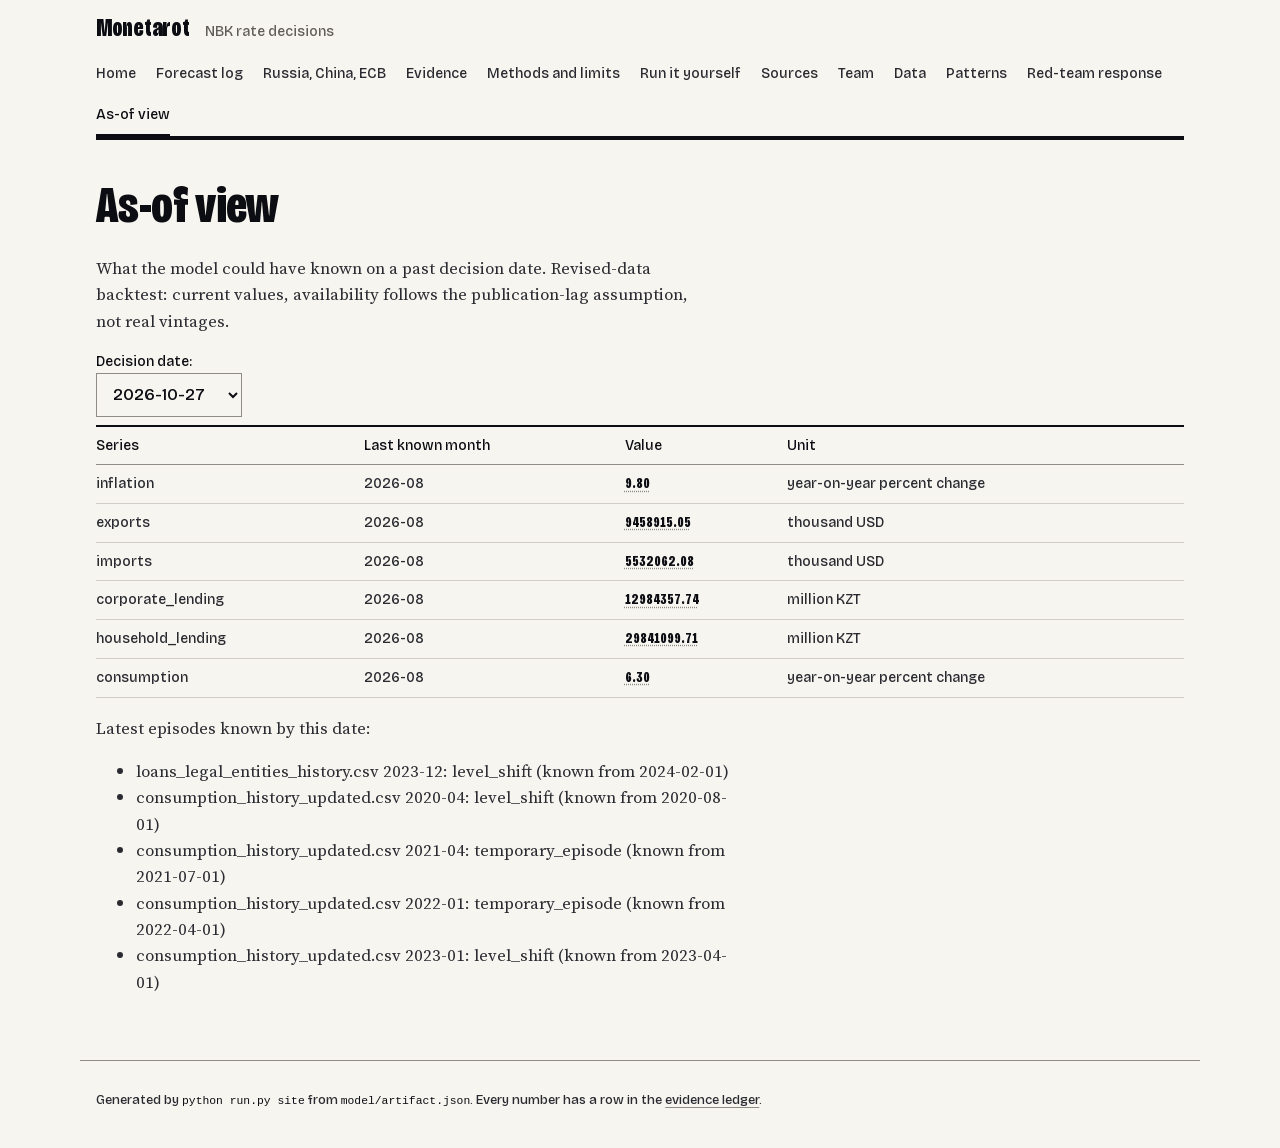
<file: site/asof.html>
<!doctype html>
<html lang="en"><head><meta charset="utf-8"><meta name="viewport" content="width=device-width, initial-scale=1">
<title>As-of view · Monetarot</title><meta name="description" content="What the data looked like at past decision dates.">
<link rel="icon" href="data:,"><link rel="stylesheet" href="assets/style.css"></head>
<body><header><p class="brand"><span class="brand-name">Monetarot</span> <span class="brand-desc">NBK rate decisions</span></p><nav aria-label="Site sections"><a href="index.html">Home</a> <a href="forecasts.html">Forecast log</a> <a href="corridor.html">Russia, China, ECB</a> <a href="evidence.html">Evidence</a> <a href="methods.html">Methods and limits</a> <a href="run.html">Run it yourself</a> <a href="sources.html">Sources</a> <a href="team.html">Team</a> <a href="data.html">Data</a> <a href="patterns.html">Patterns</a> <a href="redteam.html">Red-team response</a> <a href="asof.html" aria-current="page">As-of view</a></nav></header>
<main><h1>As-of view</h1><p>What the model could have known on a past decision date. Revised-data backtest: current values, availability follows the publication-lag assumption, not real vintages.</p><label for="asof-t">Decision date:</label> <select id="asof-t"><option value="2025-12-01">2025-12-01</option><option value="2026-01-26">2026-01-26</option><option value="2026-03-10">2026-03-10</option><option value="2026-04-27">2026-04-27</option><option value="2026-06-08">2026-06-08</option><option value="2026-07-27">2026-07-27</option><option value="2026-09-07">2026-09-07</option><option value="2026-10-27">2026-10-27</option></select><div class="asof" data-t="2025-12-01" hidden><div class="scroll"><table><thead><tr><th>Series</th><th>Last known month</th><th>Value</th><th>Unit</th></tr></thead><tbody><tr><td>inflation</td><td>2025-10</td><td><span class="num" data-ledger="patterns:as_of_views/2025-12-01/series/inflation/last_value">12.60</span></td><td>year-on-year percent change</td></tr><tr><td>exports</td><td>2025-10</td><td><span class="num" data-ledger="patterns:as_of_views/2025-12-01/series/exports/last_value">7084636.99</span></td><td>thousand USD</td></tr><tr><td>imports</td><td>2025-10</td><td><span class="num" data-ledger="patterns:as_of_views/2025-12-01/series/imports/last_value">5917727.66</span></td><td>thousand USD</td></tr><tr><td>corporate_lending</td><td>2025-10</td><td><span class="num" data-ledger="patterns:as_of_views/2025-12-01/series/corporate_lending/last_value">11866635.61</span></td><td>million KZT</td></tr><tr><td>household_lending</td><td>2025-10</td><td><span class="num" data-ledger="patterns:as_of_views/2025-12-01/series/household_lending/last_value">27278627.47</span></td><td>million KZT</td></tr><tr><td>consumption</td><td>2025-10</td><td><span class="num" data-ledger="patterns:as_of_views/2025-12-01/series/consumption/last_value">8.70</span></td><td>year-on-year percent change</td></tr></tbody></table></div><p>Latest episodes known by this date:</p><ul><li>loans_legal_entities_history.csv 2023-12: level_shift (known from 2024-02-01)</li><li>consumption_history_updated.csv 2020-04: level_shift (known from 2020-08-01)</li><li>consumption_history_updated.csv 2021-04: temporary_episode (known from 2021-07-01)</li><li>consumption_history_updated.csv 2022-01: temporary_episode (known from 2022-04-01)</li><li>consumption_history_updated.csv 2023-01: level_shift (known from 2023-04-01)</li></ul></div><div class="asof" data-t="2026-01-26" hidden><div class="scroll"><table><thead><tr><th>Series</th><th>Last known month</th><th>Value</th><th>Unit</th></tr></thead><tbody><tr><td>inflation</td><td>2025-11</td><td><span class="num" data-ledger="patterns:as_of_views/2026-01-26/series/inflation/last_value">12.40</span></td><td>year-on-year percent change</td></tr><tr><td>exports</td><td>2025-11</td><td><span class="num" data-ledger="patterns:as_of_views/2026-01-26/series/exports/last_value">6566600.03</span></td><td>thousand USD</td></tr><tr><td>imports</td><td>2025-11</td><td><span class="num" data-ledger="patterns:as_of_views/2026-01-26/series/imports/last_value">5881063.74</span></td><td>thousand USD</td></tr><tr><td>corporate_lending</td><td>2025-11</td><td><span class="num" data-ledger="patterns:as_of_views/2026-01-26/series/corporate_lending/last_value">11798860.01</span></td><td>million KZT</td></tr><tr><td>household_lending</td><td>2025-11</td><td><span class="num" data-ledger="patterns:as_of_views/2026-01-26/series/household_lending/last_value">27624367.88</span></td><td>million KZT</td></tr><tr><td>consumption</td><td>2025-11</td><td><span class="num" data-ledger="patterns:as_of_views/2026-01-26/series/consumption/last_value">6.60</span></td><td>year-on-year percent change</td></tr></tbody></table></div><p>Latest episodes known by this date:</p><ul><li>loans_legal_entities_history.csv 2023-12: level_shift (known from 2024-02-01)</li><li>consumption_history_updated.csv 2020-04: level_shift (known from 2020-08-01)</li><li>consumption_history_updated.csv 2021-04: temporary_episode (known from 2021-07-01)</li><li>consumption_history_updated.csv 2022-01: temporary_episode (known from 2022-04-01)</li><li>consumption_history_updated.csv 2023-01: level_shift (known from 2023-04-01)</li></ul></div><div class="asof" data-t="2026-03-10" hidden><div class="scroll"><table><thead><tr><th>Series</th><th>Last known month</th><th>Value</th><th>Unit</th></tr></thead><tbody><tr><td>inflation</td><td>2026-01</td><td><span class="num" data-ledger="patterns:as_of_views/2026-03-10/series/inflation/last_value">12.20</span></td><td>year-on-year percent change</td></tr><tr><td>exports</td><td>2026-01</td><td><span class="num" data-ledger="patterns:as_of_views/2026-03-10/series/exports/last_value">6471049.99</span></td><td>thousand USD</td></tr><tr><td>imports</td><td>2026-01</td><td><span class="num" data-ledger="patterns:as_of_views/2026-03-10/series/imports/last_value">4689133.01</span></td><td>thousand USD</td></tr><tr><td>corporate_lending</td><td>2026-01</td><td><span class="num" data-ledger="patterns:as_of_views/2026-03-10/series/corporate_lending/last_value">12073755.30</span></td><td>million KZT</td></tr><tr><td>household_lending</td><td>2026-01</td><td><span class="num" data-ledger="patterns:as_of_views/2026-03-10/series/household_lending/last_value">27917132.13</span></td><td>million KZT</td></tr><tr><td>consumption</td><td>2026-01</td><td><span class="num" data-ledger="patterns:as_of_views/2026-03-10/series/consumption/last_value">2.10</span></td><td>year-on-year percent change</td></tr></tbody></table></div><p>Latest episodes known by this date:</p><ul><li>loans_legal_entities_history.csv 2023-12: level_shift (known from 2024-02-01)</li><li>consumption_history_updated.csv 2020-04: level_shift (known from 2020-08-01)</li><li>consumption_history_updated.csv 2021-04: temporary_episode (known from 2021-07-01)</li><li>consumption_history_updated.csv 2022-01: temporary_episode (known from 2022-04-01)</li><li>consumption_history_updated.csv 2023-01: level_shift (known from 2023-04-01)</li></ul></div><div class="asof" data-t="2026-04-27" hidden><div class="scroll"><table><thead><tr><th>Series</th><th>Last known month</th><th>Value</th><th>Unit</th></tr></thead><tbody><tr><td>inflation</td><td>2026-02</td><td><span class="num" data-ledger="patterns:as_of_views/2026-04-27/series/inflation/last_value">11.70</span></td><td>year-on-year percent change</td></tr><tr><td>exports</td><td>2026-02</td><td><span class="num" data-ledger="patterns:as_of_views/2026-04-27/series/exports/last_value">5927379.06</span></td><td>thousand USD</td></tr><tr><td>imports</td><td>2026-02</td><td><span class="num" data-ledger="patterns:as_of_views/2026-04-27/series/imports/last_value">4957996.39</span></td><td>thousand USD</td></tr><tr><td>corporate_lending</td><td>2026-02</td><td><span class="num" data-ledger="patterns:as_of_views/2026-04-27/series/corporate_lending/last_value">12084121.67</span></td><td>million KZT</td></tr><tr><td>household_lending</td><td>2026-02</td><td><span class="num" data-ledger="patterns:as_of_views/2026-04-27/series/household_lending/last_value">28078452.11</span></td><td>million KZT</td></tr><tr><td>consumption</td><td>2026-02</td><td><span class="num" data-ledger="patterns:as_of_views/2026-04-27/series/consumption/last_value">3.10</span></td><td>year-on-year percent change</td></tr></tbody></table></div><p>Latest episodes known by this date:</p><ul><li>loans_legal_entities_history.csv 2023-12: level_shift (known from 2024-02-01)</li><li>consumption_history_updated.csv 2020-04: level_shift (known from 2020-08-01)</li><li>consumption_history_updated.csv 2021-04: temporary_episode (known from 2021-07-01)</li><li>consumption_history_updated.csv 2022-01: temporary_episode (known from 2022-04-01)</li><li>consumption_history_updated.csv 2023-01: level_shift (known from 2023-04-01)</li></ul></div><div class="asof" data-t="2026-06-08" hidden><div class="scroll"><table><thead><tr><th>Series</th><th>Last known month</th><th>Value</th><th>Unit</th></tr></thead><tbody><tr><td>inflation</td><td>2026-04</td><td><span class="num" data-ledger="patterns:as_of_views/2026-06-08/series/inflation/last_value">10.60</span></td><td>year-on-year percent change</td></tr><tr><td>exports</td><td>2026-04</td><td><span class="num" data-ledger="patterns:as_of_views/2026-06-08/series/exports/last_value">6008920.31</span></td><td>thousand USD</td></tr><tr><td>imports</td><td>2026-04</td><td><span class="num" data-ledger="patterns:as_of_views/2026-06-08/series/imports/last_value">5953514.05</span></td><td>thousand USD</td></tr><tr><td>corporate_lending</td><td>2026-04</td><td><span class="num" data-ledger="patterns:as_of_views/2026-06-08/series/corporate_lending/last_value">12120756.81</span></td><td>million KZT</td></tr><tr><td>household_lending</td><td>2026-04</td><td><span class="num" data-ledger="patterns:as_of_views/2026-06-08/series/household_lending/last_value">28533087.50</span></td><td>million KZT</td></tr><tr><td>consumption</td><td>2026-04</td><td><span class="num" data-ledger="patterns:as_of_views/2026-06-08/series/consumption/last_value">5.00</span></td><td>year-on-year percent change</td></tr></tbody></table></div><p>Latest episodes known by this date:</p><ul><li>loans_legal_entities_history.csv 2023-12: level_shift (known from 2024-02-01)</li><li>consumption_history_updated.csv 2020-04: level_shift (known from 2020-08-01)</li><li>consumption_history_updated.csv 2021-04: temporary_episode (known from 2021-07-01)</li><li>consumption_history_updated.csv 2022-01: temporary_episode (known from 2022-04-01)</li><li>consumption_history_updated.csv 2023-01: level_shift (known from 2023-04-01)</li></ul></div><div class="asof" data-t="2026-07-27" hidden><div class="scroll"><table><thead><tr><th>Series</th><th>Last known month</th><th>Value</th><th>Unit</th></tr></thead><tbody><tr><td>inflation</td><td>2026-05</td><td><span class="num" data-ledger="patterns:as_of_views/2026-07-27/series/inflation/last_value">10.40</span></td><td>year-on-year percent change</td></tr><tr><td>exports</td><td>2026-05</td><td><span class="num" data-ledger="patterns:as_of_views/2026-07-27/series/exports/last_value">6276443.18</span></td><td>thousand USD</td></tr><tr><td>imports</td><td>2026-05</td><td><span class="num" data-ledger="patterns:as_of_views/2026-07-27/series/imports/last_value">5137905.20</span></td><td>thousand USD</td></tr><tr><td>corporate_lending</td><td>2026-05</td><td><span class="num" data-ledger="patterns:as_of_views/2026-07-27/series/corporate_lending/last_value">12537654.11</span></td><td>million KZT</td></tr><tr><td>household_lending</td><td>2026-05</td><td><span class="num" data-ledger="patterns:as_of_views/2026-07-27/series/household_lending/last_value">28740959.98</span></td><td>million KZT</td></tr><tr><td>consumption</td><td>2026-05</td><td><span class="num" data-ledger="patterns:as_of_views/2026-07-27/series/consumption/last_value">4.30</span></td><td>year-on-year percent change</td></tr></tbody></table></div><p>Latest episodes known by this date:</p><ul><li>loans_legal_entities_history.csv 2023-12: level_shift (known from 2024-02-01)</li><li>consumption_history_updated.csv 2020-04: level_shift (known from 2020-08-01)</li><li>consumption_history_updated.csv 2021-04: temporary_episode (known from 2021-07-01)</li><li>consumption_history_updated.csv 2022-01: temporary_episode (known from 2022-04-01)</li><li>consumption_history_updated.csv 2023-01: level_shift (known from 2023-04-01)</li></ul></div><div class="asof" data-t="2026-09-07" hidden><div class="scroll"><table><thead><tr><th>Series</th><th>Last known month</th><th>Value</th><th>Unit</th></tr></thead><tbody><tr><td>inflation</td><td>2026-07</td><td><span class="num" data-ledger="patterns:as_of_views/2026-09-07/series/inflation/last_value">10.20</span></td><td>year-on-year percent change</td></tr><tr><td>exports</td><td>2026-07</td><td><span class="num" data-ledger="patterns:as_of_views/2026-09-07/series/exports/last_value">10169912.74</span></td><td>thousand USD</td></tr><tr><td>imports</td><td>2026-07</td><td><span class="num" data-ledger="patterns:as_of_views/2026-09-07/series/imports/last_value">5394479.50</span></td><td>thousand USD</td></tr><tr><td>corporate_lending</td><td>2026-07</td><td><span class="num" data-ledger="patterns:as_of_views/2026-09-07/series/corporate_lending/last_value">12646863.74</span></td><td>million KZT</td></tr><tr><td>household_lending</td><td>2026-07</td><td><span class="num" data-ledger="patterns:as_of_views/2026-09-07/series/household_lending/last_value">29483123.73</span></td><td>million KZT</td></tr><tr><td>consumption</td><td>2026-07</td><td><span class="num" data-ledger="patterns:as_of_views/2026-09-07/series/consumption/last_value">5.60</span></td><td>year-on-year percent change</td></tr></tbody></table></div><p>Latest episodes known by this date:</p><ul><li>loans_legal_entities_history.csv 2023-12: level_shift (known from 2024-02-01)</li><li>consumption_history_updated.csv 2020-04: level_shift (known from 2020-08-01)</li><li>consumption_history_updated.csv 2021-04: temporary_episode (known from 2021-07-01)</li><li>consumption_history_updated.csv 2022-01: temporary_episode (known from 2022-04-01)</li><li>consumption_history_updated.csv 2023-01: level_shift (known from 2023-04-01)</li></ul></div><div class="asof" data-t="2026-10-27" hidden><div class="scroll"><table><thead><tr><th>Series</th><th>Last known month</th><th>Value</th><th>Unit</th></tr></thead><tbody><tr><td>inflation</td><td>2026-08</td><td><span class="num" data-ledger="patterns:as_of_views/2026-10-27/series/inflation/last_value">9.80</span></td><td>year-on-year percent change</td></tr><tr><td>exports</td><td>2026-08</td><td><span class="num" data-ledger="patterns:as_of_views/2026-10-27/series/exports/last_value">9458915.05</span></td><td>thousand USD</td></tr><tr><td>imports</td><td>2026-08</td><td><span class="num" data-ledger="patterns:as_of_views/2026-10-27/series/imports/last_value">5532062.08</span></td><td>thousand USD</td></tr><tr><td>corporate_lending</td><td>2026-08</td><td><span class="num" data-ledger="patterns:as_of_views/2026-10-27/series/corporate_lending/last_value">12984357.74</span></td><td>million KZT</td></tr><tr><td>household_lending</td><td>2026-08</td><td><span class="num" data-ledger="patterns:as_of_views/2026-10-27/series/household_lending/last_value">29841099.71</span></td><td>million KZT</td></tr><tr><td>consumption</td><td>2026-08</td><td><span class="num" data-ledger="patterns:as_of_views/2026-10-27/series/consumption/last_value">6.30</span></td><td>year-on-year percent change</td></tr></tbody></table></div><p>Latest episodes known by this date:</p><ul><li>loans_legal_entities_history.csv 2023-12: level_shift (known from 2024-02-01)</li><li>consumption_history_updated.csv 2020-04: level_shift (known from 2020-08-01)</li><li>consumption_history_updated.csv 2021-04: temporary_episode (known from 2021-07-01)</li><li>consumption_history_updated.csv 2022-01: temporary_episode (known from 2022-04-01)</li><li>consumption_history_updated.csv 2023-01: level_shift (known from 2023-04-01)</li></ul></div><script src="assets/app.js"></script></main>
<footer><p>Generated by <code>python run.py site</code> from <code>model/artifact.json</code>. Every number has a row in the
<a href="data/evidence_ledger.csv">evidence ledger</a>.</p></footer></body></html>
</file>
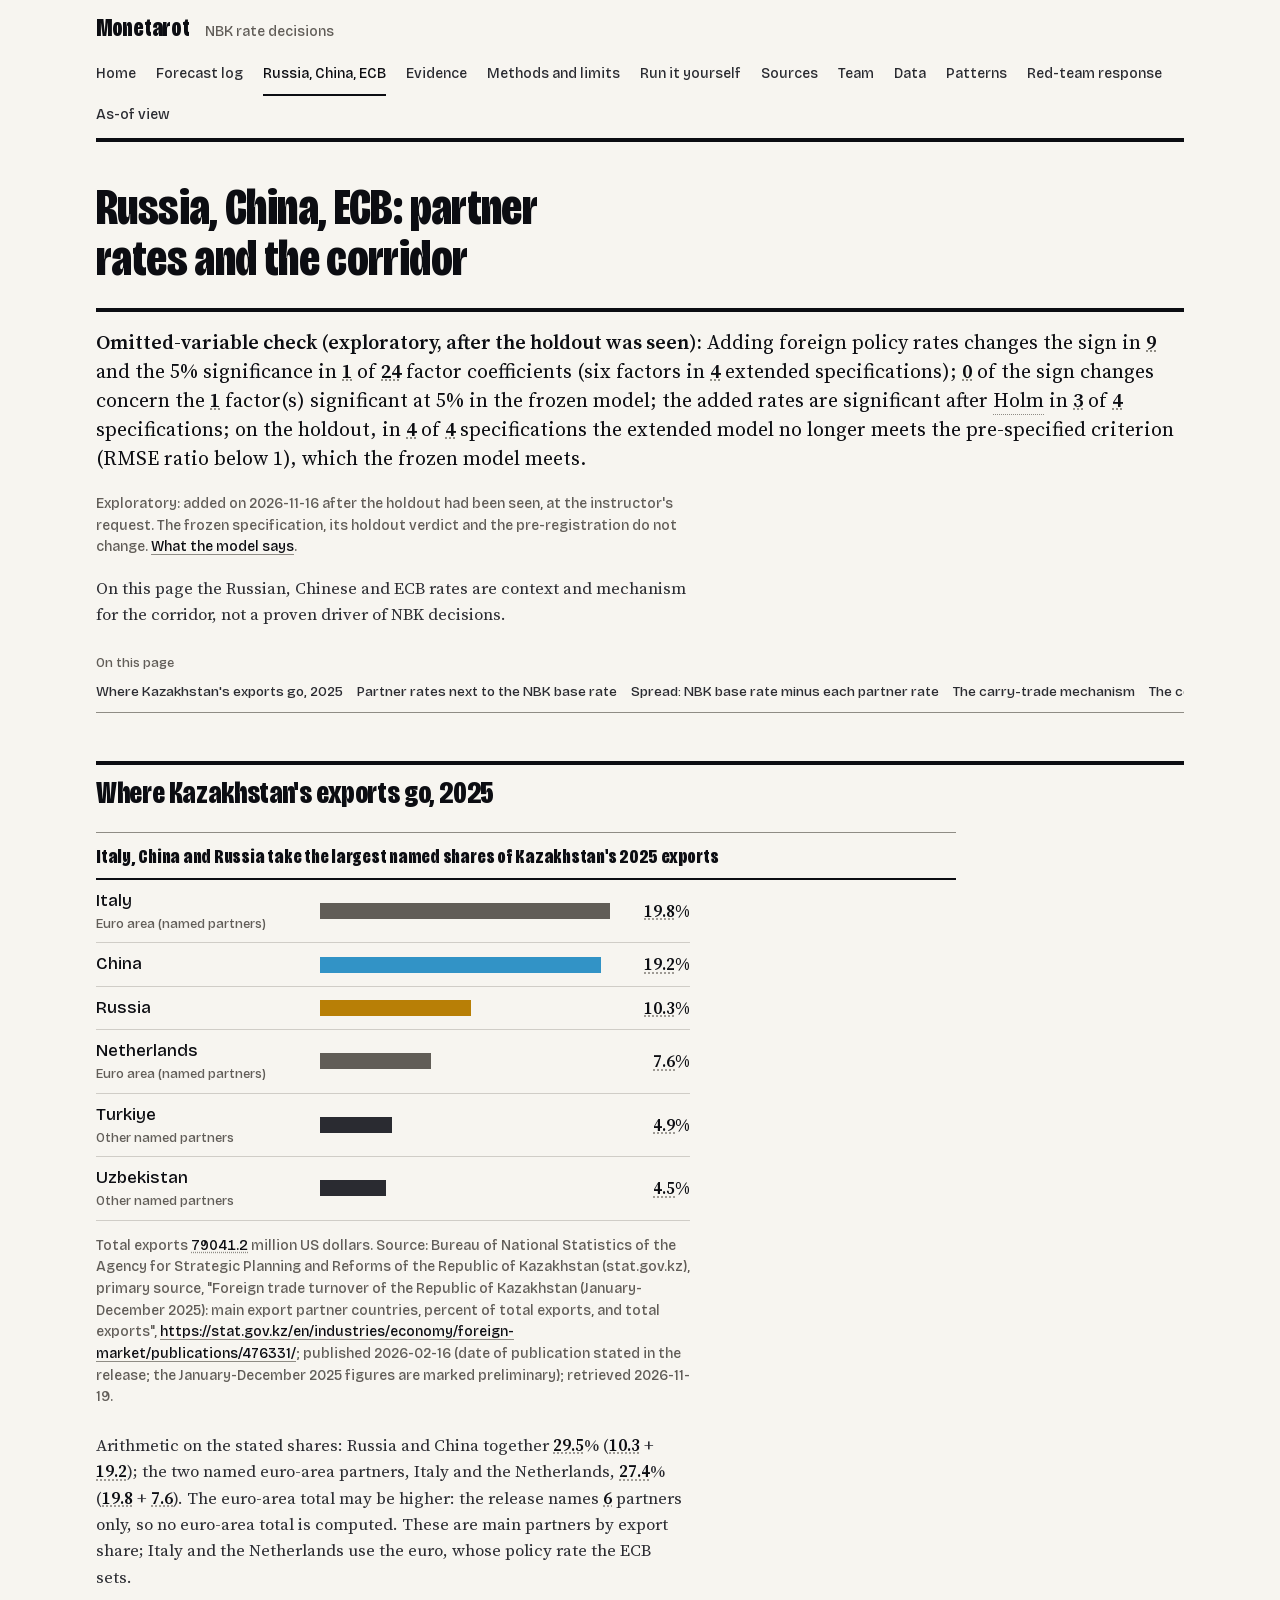
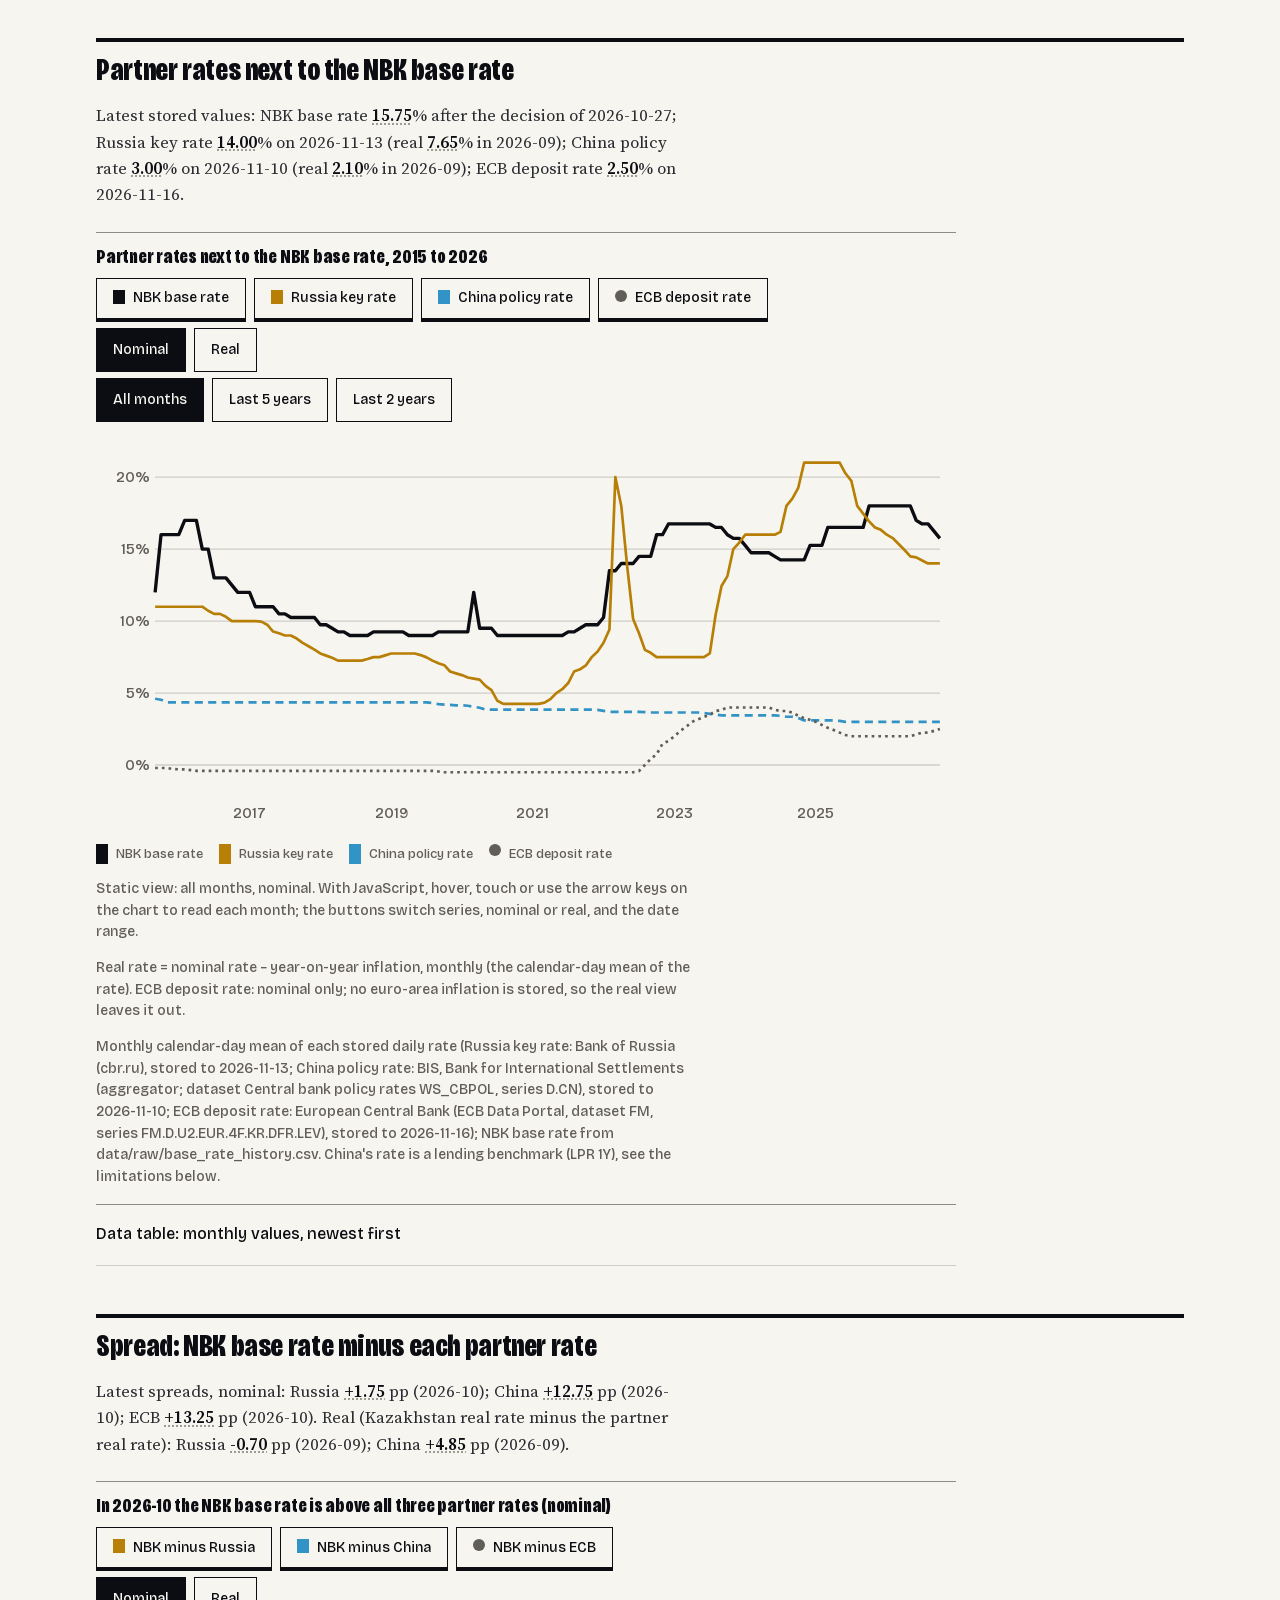
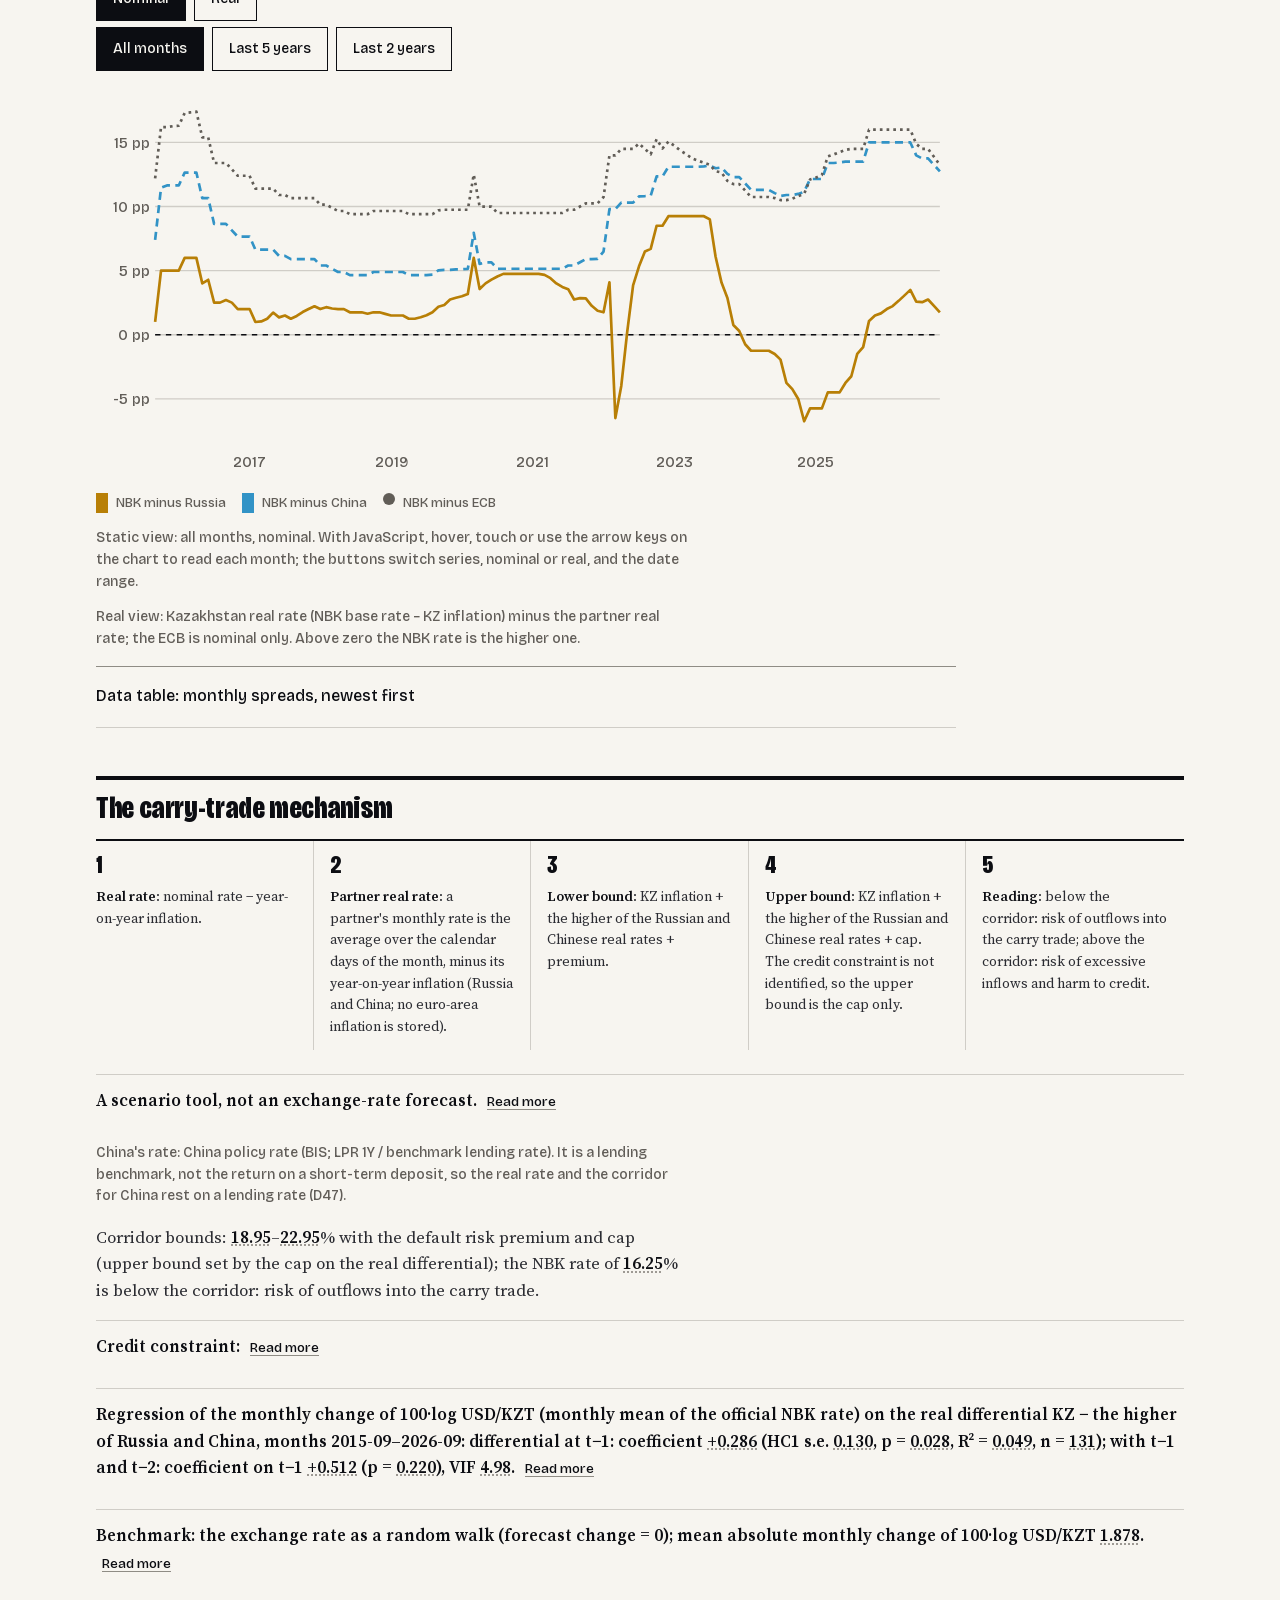
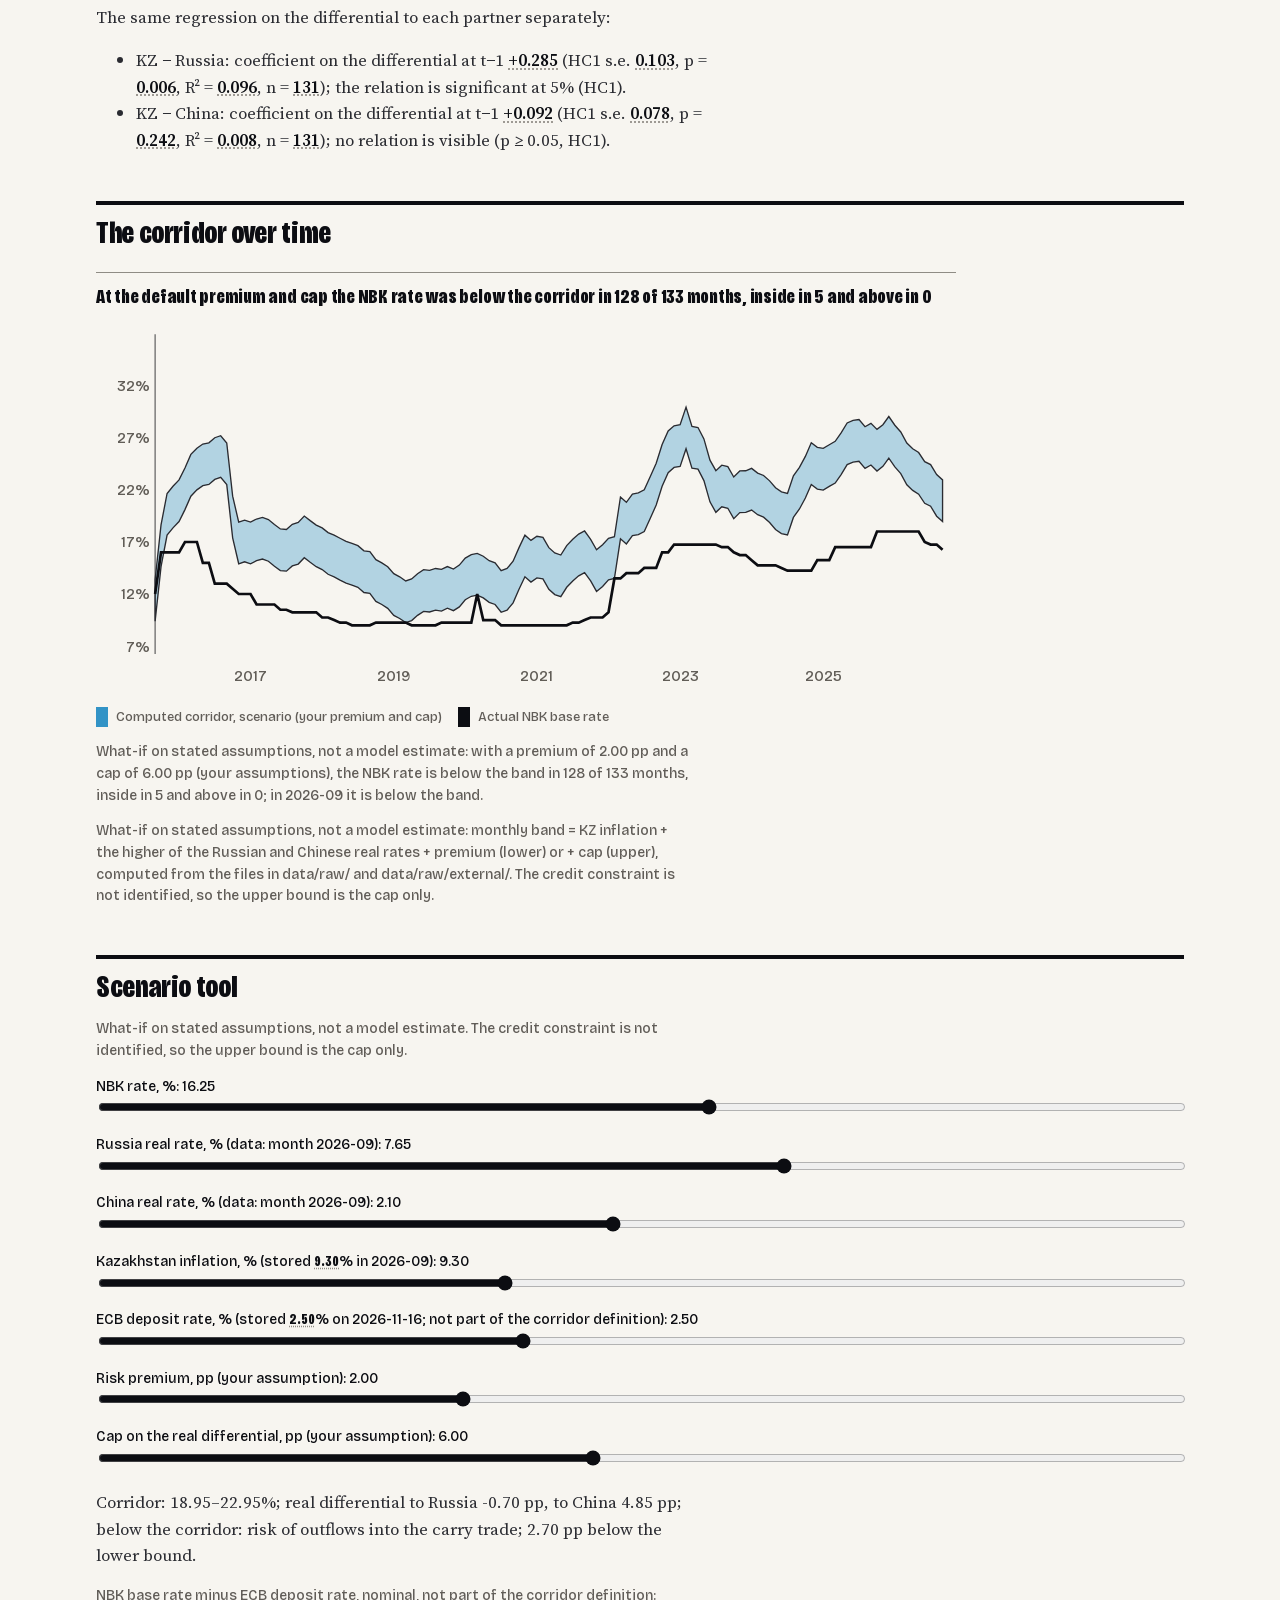
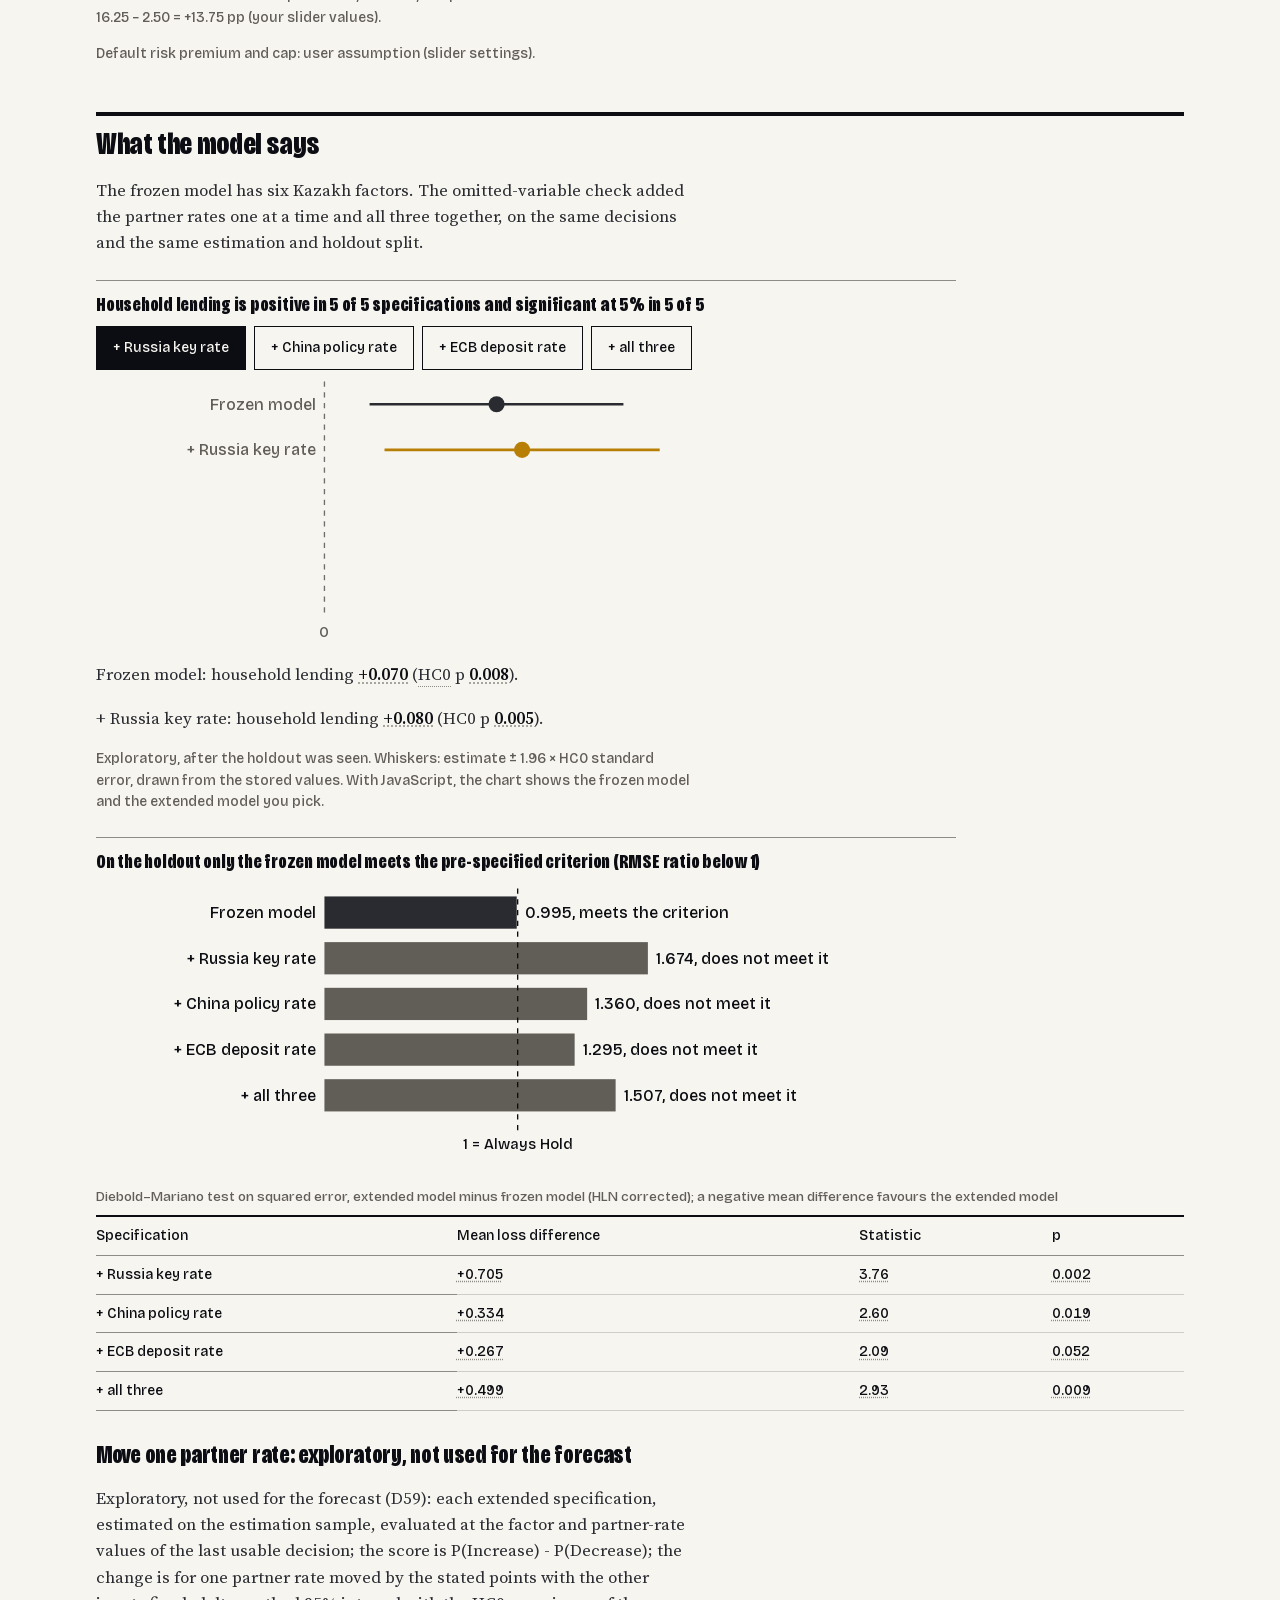
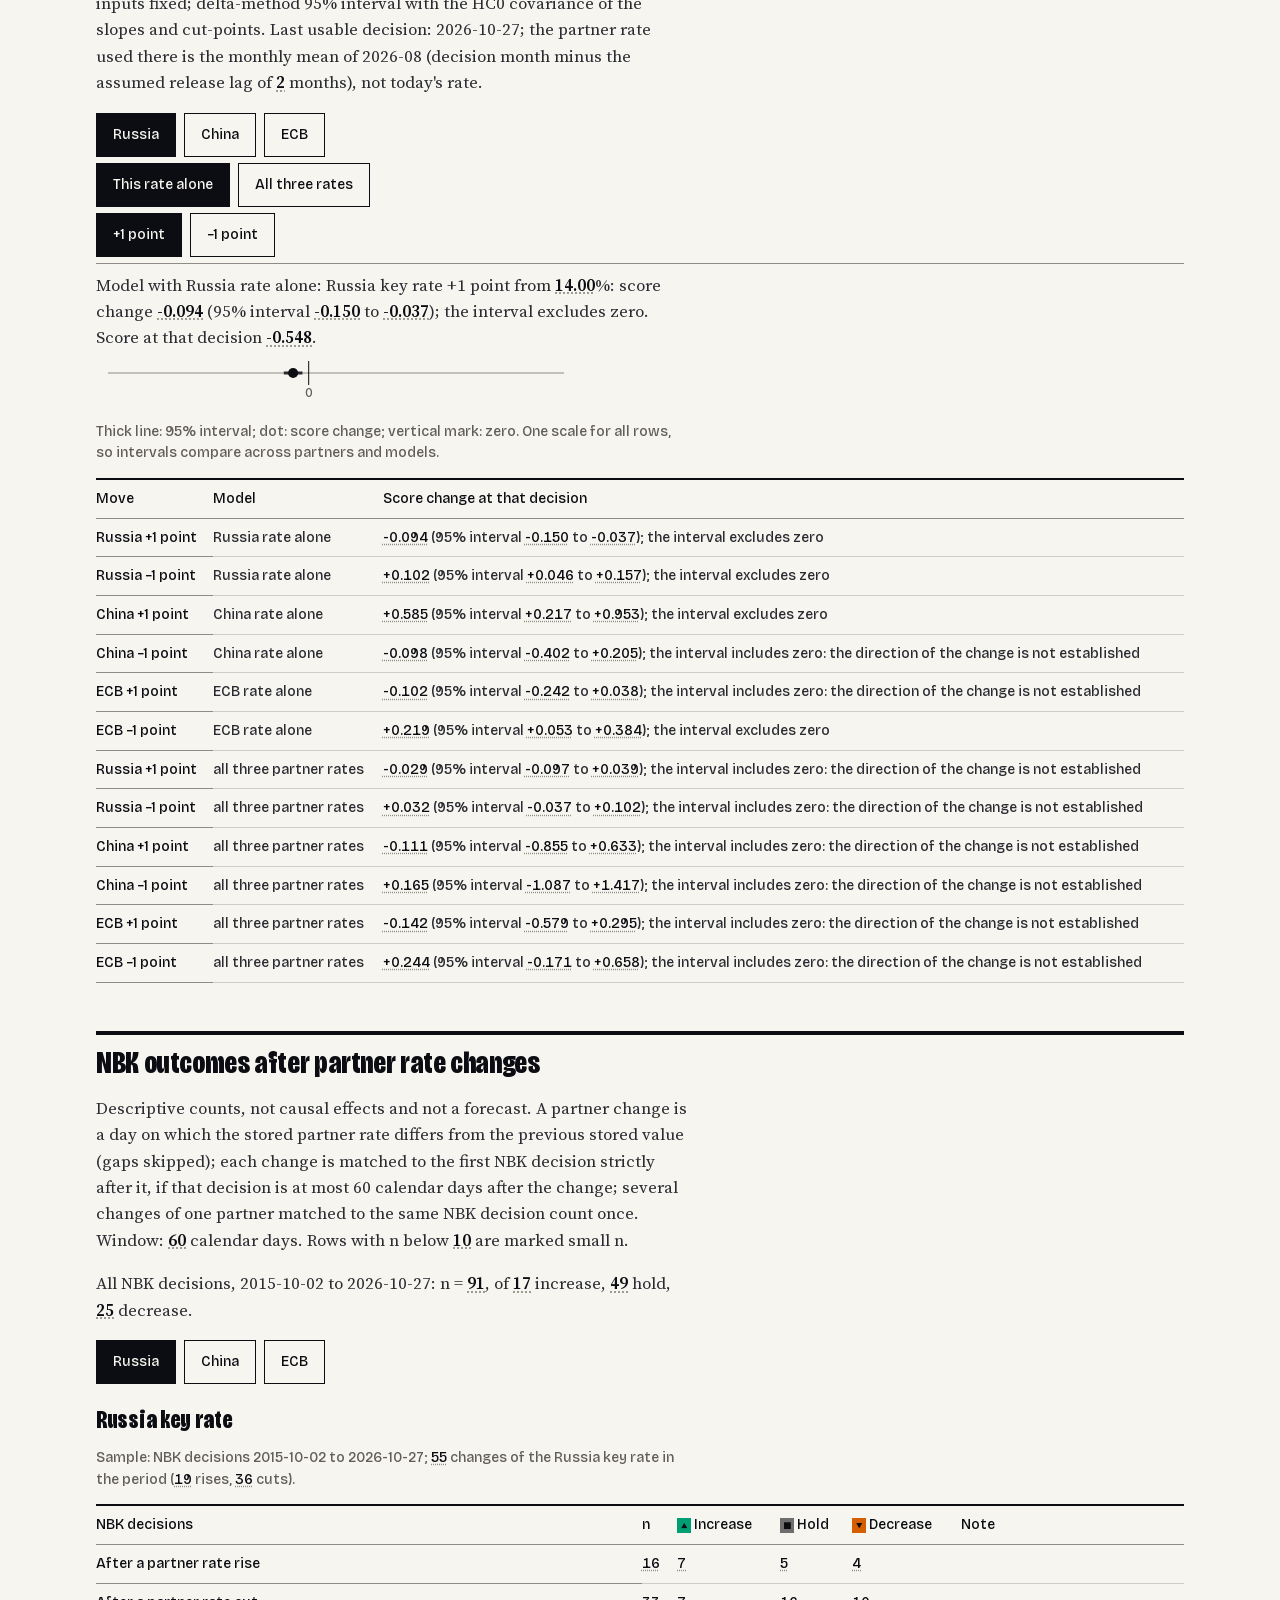
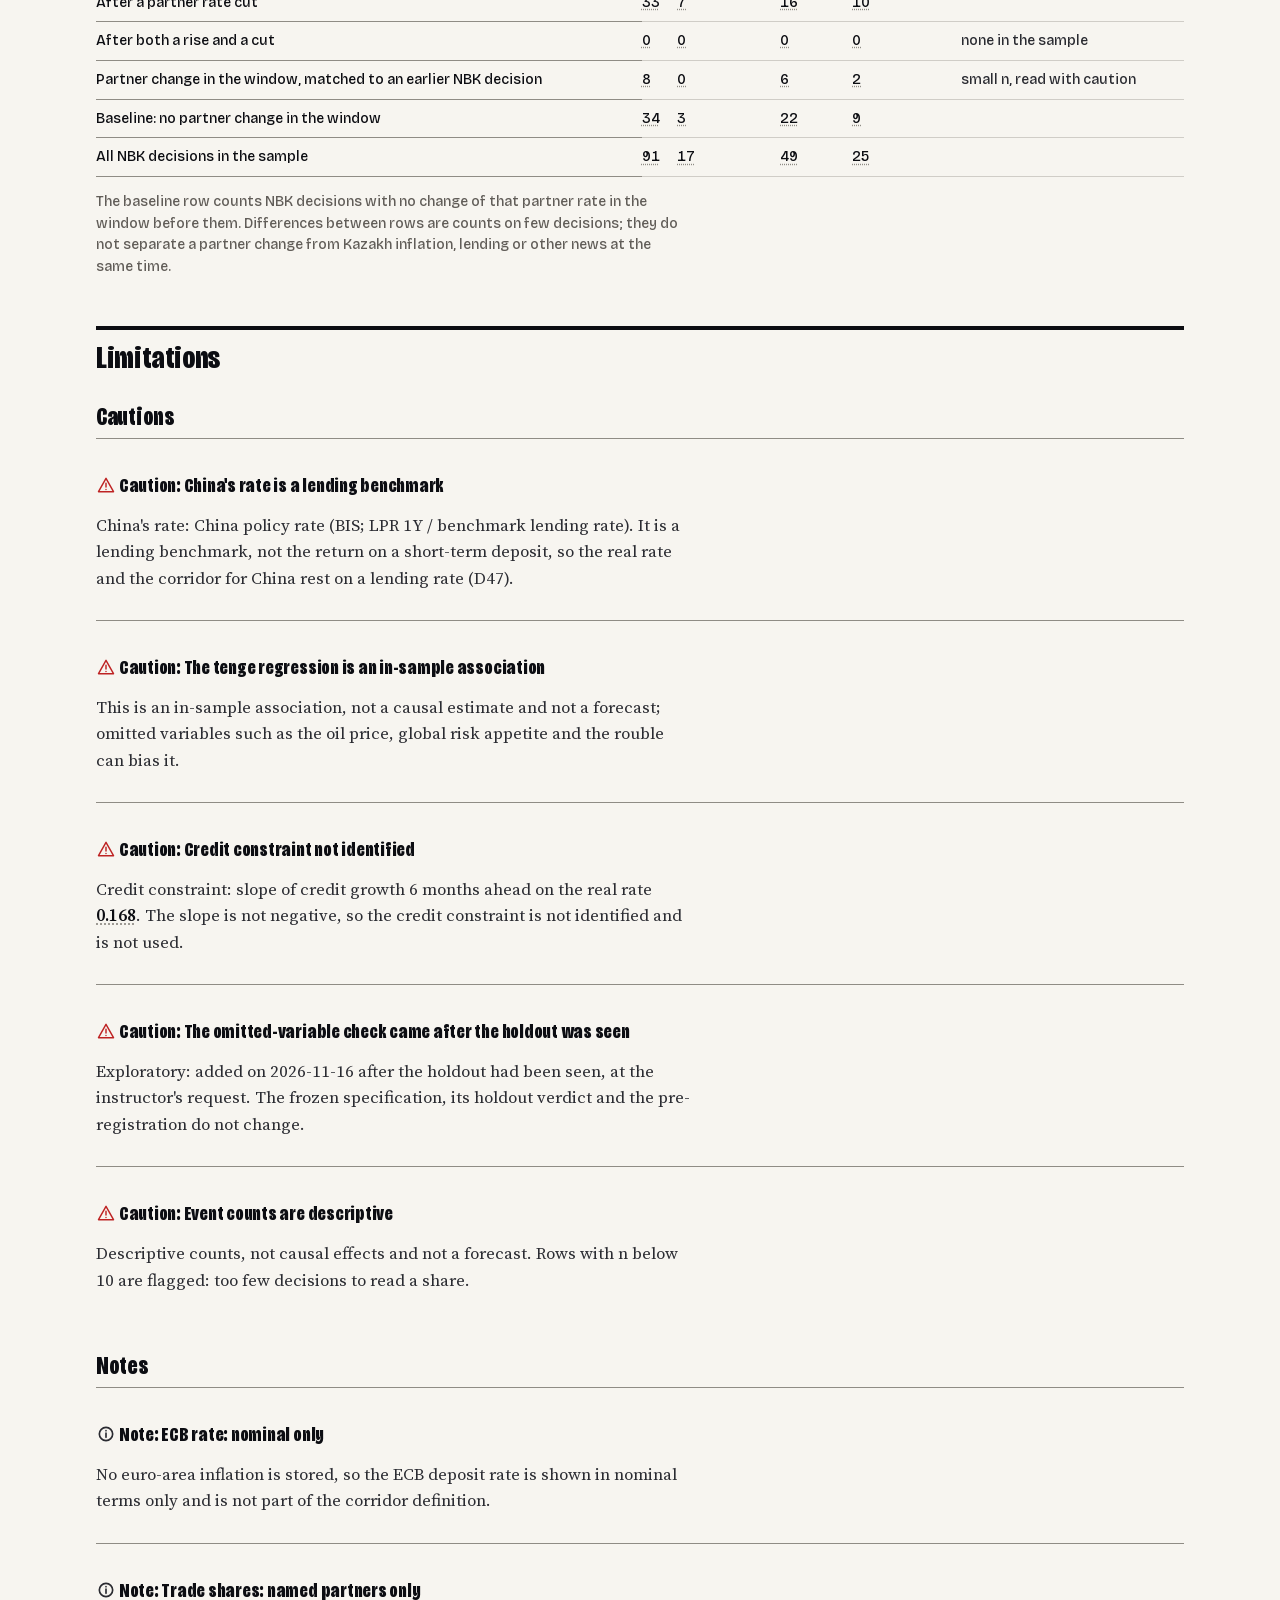
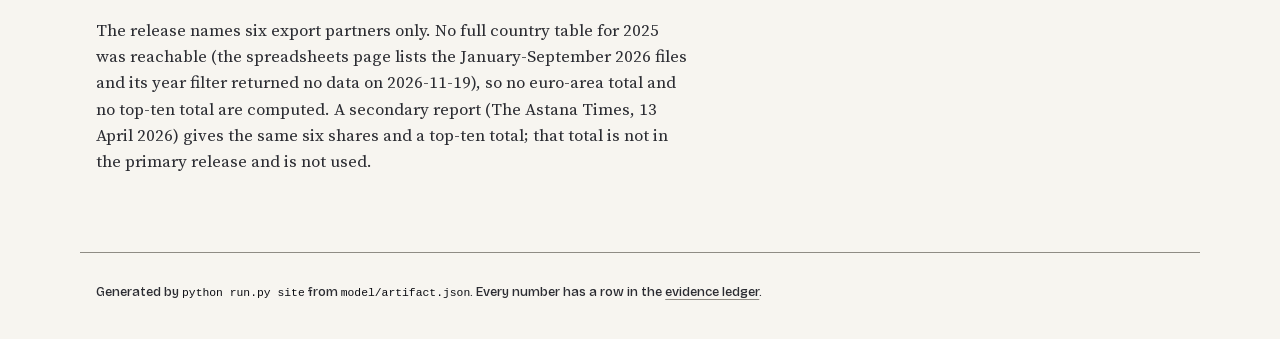
<file: site/corridor.html>
<!doctype html>
<html lang="en"><head><meta charset="utf-8"><meta name="viewport" content="width=device-width, initial-scale=1">
<title>Russia, China, ECB · Monetarot</title><meta name="description" content="Russia, China and ECB rates next to the NBK base rate, the carry-trade corridor, and what adding them to the model showed.">
<link rel="icon" href="data:,"><link rel="stylesheet" href="assets/style.css"><link rel="stylesheet" href="assets/partners.css"></head>
<body><header><p class="brand"><span class="brand-name">Monetarot</span> <span class="brand-desc">NBK rate decisions</span></p><nav aria-label="Site sections"><a href="index.html">Home</a> <a href="forecasts.html">Forecast log</a> <a href="corridor.html" aria-current="page">Russia, China, ECB</a> <a href="evidence.html">Evidence</a> <a href="methods.html">Methods and limits</a> <a href="run.html">Run it yourself</a> <a href="sources.html">Sources</a> <a href="team.html">Team</a> <a href="data.html">Data</a> <a href="patterns.html">Patterns</a> <a href="redteam.html">Red-team response</a> <a href="asof.html">As-of view</a></nav></header>
<main><h1>Russia, China, ECB: partner rates and the corridor</h1><p class="p-lead" id="partners-finding"><strong>Omitted-variable check (exploratory, after the holdout was seen):</strong> Adding foreign policy rates changes the sign in <span class="num" data-ledger="ovb:summary/sign_flips">9</span> and the 5% significance in <span class="num" data-ledger="ovb:summary/significance_changes">1</span> of <span class="num" data-ledger="ovb:summary/factor_comparisons">24</span> factor coefficients (six factors in <span class="num" data-ledger="ovb:summary/extended_specifications">4</span> extended specifications); <span class="num" data-ledger="ovb:summary/sign_flips_of_frozen_significant">0</span> of the sign changes concern the <span class="num" data-ledger="ovb:summary/frozen_significant_factors">1</span> factor(s) significant at 5% in the frozen model; the added rates are significant after <span class="gloss" tabindex="0" aria-describedby="gloss-holm">Holm<span class="gloss-tip" role="tooltip" id="gloss-holm">A step-down correction of p-values when several hypotheses are tested together.</span></span> in <span class="num" data-ledger="ovb:summary/controls_significant_after_holm">3</span> of <span class="num" data-ledger="ovb:summary/extended_specifications">4</span> specifications; on the holdout, in <span class="num" data-ledger="ovb:summary/holdout_conclusion_changes">4</span> of <span class="num" data-ledger="ovb:summary/extended_specifications">4</span> specifications the extended model no longer meets the pre-specified criterion (RMSE ratio below 1), which the frozen model meets.</p><p class="caption">Exploratory: added on 2026-11-16 after the holdout had been seen, at the instructor&#x27;s request. The frozen specification, its holdout verdict and the pre-registration do not change. <a href="#partners-model">What the model says</a>.</p><p>On this page the Russian, Chinese and ECB rates are context and mechanism for the corridor, not a proven driver of NBK decisions.</p><nav class="onpage" aria-label="On this page"><p class="onpage-title">On this page</p><ul><li><a href="#partners-trade">Where Kazakhstan&#x27;s exports go, 2025</a></li><li><a href="#partners-rates">Partner rates next to the NBK base rate</a></li><li><a href="#partners-spreads">Spread: NBK base rate minus each partner rate</a></li><li><a href="#partners-mechanism">The carry-trade mechanism</a></li><li><a href="#corridor-history">The corridor over time</a></li><li><a href="#corridor-tool">Scenario tool</a></li><li><a href="#partners-model">What the model says</a></li><li><a href="#partners-events">NBK outcomes after partner rate changes</a></li><li><a href="#partners-limits">Limitations</a></li></ul></nav><h2 id="partners-trade">Where Kazakhstan's exports go, 2025</h2><figure id="trade-bars" class="ichart"><figcaption><strong>Italy, China and Russia take the largest named shares of Kazakhstan's 2025 exports</strong></figcaption><ul class="trade-bars" aria-label="Share of 2025 exports by named partner, percent"><li class="tb-row tb-euro"><span class="tb-name">Italy<span class="tb-group"> Euro area (named partners)</span></span><span class="tb-track"><span class="tb-bar" style="--w:100.0%"></span></span><span class="tb-val"><span class="num" data-ledger="partners:trade/shares_pct/italy">19.8</span>%</span></li><li class="tb-row tb-china"><span class="tb-name">China</span><span class="tb-track"><span class="tb-bar" style="--w:97.0%"></span></span><span class="tb-val"><span class="num" data-ledger="partners:trade/shares_pct/china">19.2</span>%</span></li><li class="tb-row tb-russia"><span class="tb-name">Russia</span><span class="tb-track"><span class="tb-bar" style="--w:52.0%"></span></span><span class="tb-val"><span class="num" data-ledger="partners:trade/shares_pct/russia">10.3</span>%</span></li><li class="tb-row tb-euro"><span class="tb-name">Netherlands<span class="tb-group"> Euro area (named partners)</span></span><span class="tb-track"><span class="tb-bar" style="--w:38.4%"></span></span><span class="tb-val"><span class="num" data-ledger="partners:trade/shares_pct/netherlands">7.6</span>%</span></li><li class="tb-row tb-other"><span class="tb-name">Turkiye<span class="tb-group"> Other named partners</span></span><span class="tb-track"><span class="tb-bar" style="--w:24.7%"></span></span><span class="tb-val"><span class="num" data-ledger="partners:trade/shares_pct/turkiye">4.9</span>%</span></li><li class="tb-row tb-other"><span class="tb-name">Uzbekistan<span class="tb-group"> Other named partners</span></span><span class="tb-track"><span class="tb-bar" style="--w:22.7%"></span></span><span class="tb-val"><span class="num" data-ledger="partners:trade/shares_pct/uzbekistan">4.5</span>%</span></li></ul><p class="caption">Total exports <span class="num" data-ledger="partners:trade/total_exports_mln_usd">79041.2</span> million US dollars. Source: Bureau of National Statistics of the Agency for Strategic Planning and Reforms of the Republic of Kazakhstan (stat.gov.kz), primary source, "Foreign trade turnover of the Republic of Kazakhstan (January-December 2025): main export partner countries, percent of total exports, and total exports", <a href="https://stat.gov.kz/en/industries/economy/foreign-market/publications/476331/">https://stat.gov.kz/en/industries/economy/foreign-market/publications/476331/</a>; published 2026-02-16 (date of publication stated in the release; the January-December 2025 figures are marked preliminary); retrieved 2026-11-19.</p></figure><p>Arithmetic on the stated shares: Russia and China together <span class="num" data-ledger="partners:trade/sums_pct/russia_and_china">29.5</span>% (<span class="num" data-ledger="partners:trade/shares_pct/russia">10.3</span> + <span class="num" data-ledger="partners:trade/shares_pct/china">19.2</span>); the two named euro-area partners, Italy and the Netherlands, <span class="num" data-ledger="partners:trade/sums_pct/named_euro_area_partners">27.4</span>% (<span class="num" data-ledger="partners:trade/shares_pct/italy">19.8</span> + <span class="num" data-ledger="partners:trade/shares_pct/netherlands">7.6</span>). The euro-area total may be higher: the release names <span class="num" data-ledger="partners:trade/named_partners">6</span> partners only, so no euro-area total is computed. These are main partners by export share; Italy and the Netherlands use the euro, whose policy rate the ECB sets.</p><h2 id="partners-rates">Partner rates next to the NBK base rate</h2><p>Latest stored values: NBK base rate <span class="num" data-ledger="partners:latest/nbk/rate">15.75</span>% after the decision of 2026-10-27; Russia key rate <span class="num" data-ledger="partners:latest/ru_key_rate/nominal">14.00</span>% on 2026-11-13 (real <span class="num" data-ledger="partners:latest/ru_key_rate/real">7.65</span>% in 2026-09); China policy rate <span class="num" data-ledger="partners:latest/cn_policy_rate/nominal">3.00</span>% on 2026-11-10 (real <span class="num" data-ledger="partners:latest/cn_policy_rate/real">2.10</span>% in 2026-09); ECB deposit rate <span class="num" data-ledger="partners:latest/ecb_deposit_rate/nominal">2.50</span>% on 2026-11-16.</p><figure id="px" class="ichart pchart"><figcaption><strong>Partner rates next to the NBK base rate, 2015 to 2026</strong></figcaption><div class="chart-tools" role="group" aria-label="Series shown" hidden><button type="button" class="pill" data-series="nbk" aria-pressed="true"><span class="key ks-nbk" aria-hidden="true"></span>NBK base rate</button><button type="button" class="pill" data-series="ru_key_rate" aria-pressed="true"><span class="key ks-ru_key_rate" aria-hidden="true"></span>Russia key rate</button><button type="button" class="pill" data-series="cn_policy_rate" aria-pressed="true"><span class="key ks-cn_policy_rate" aria-hidden="true"></span>China policy rate</button><button type="button" class="pill" data-series="ecb_deposit_rate" aria-pressed="true"><span class="key ks-ecb_deposit_rate" aria-hidden="true"></span>ECB deposit rate</button></div><div class="chart-tools" role="group" aria-label="Nominal or real" hidden><button type="button" class="pill" data-mode="nominal" aria-pressed="true">Nominal</button><button type="button" class="pill" data-mode="real" aria-pressed="false">Real</button></div><div class="chart-tools" role="group" aria-label="Date range" hidden><button type="button" class="pill" data-range="all" aria-pressed="true">All months</button><button type="button" class="pill" data-range="5y" aria-pressed="false">Last 5 years</button><button type="button" class="pill" data-range="2y" aria-pressed="false">Last 2 years</button></div><div class="pplot" tabindex="0" role="group" aria-label="Lines: NBK base rate and the Russia, China and ECB policy rates by month, percent. Use the left and right arrow keys to read the values by month." aria-describedby="px-read"><svg viewBox="0 0 640 300" role="img" aria-label="Lines: NBK base rate and the Russia, China and ECB policy rates by month, percent."><title>Lines: NBK base rate and the Russia, China and ECB policy rates by month, percent.</title><g class="pticks"><line x1="44" y1="250.8" x2="628" y2="250.8" class="pgrid"/><text x="40" y="254.8" text-anchor="end">0%</text><line x1="44" y1="197.2" x2="628" y2="197.2" class="pgrid"/><text x="40" y="201.2" text-anchor="end">5%</text><line x1="44" y1="143.7" x2="628" y2="143.7" class="pgrid"/><text x="40" y="147.7" text-anchor="end">10%</text><line x1="44" y1="90.1" x2="628" y2="90.1" class="pgrid"/><text x="40" y="94.1" text-anchor="end">15%</text><line x1="44" y1="36.5" x2="628" y2="36.5" class="pgrid"/><text x="40" y="40.5" text-anchor="end">20%</text><text x="114.3" y="290" text-anchor="middle">2017</text><text x="219.6" y="290" text-anchor="middle">2019</text><text x="325.0" y="290" text-anchor="middle">2021</text><text x="430.4" y="290" text-anchor="middle">2023</text><text x="535.8" y="290" text-anchor="middle">2025</text></g><path class="pline ps-nbk" d="M44.0,122.2 L48.4,79.4 L52.8,79.4 L57.2,79.4 L61.6,79.4 L66.0,68.7 L70.3,68.7 L74.7,68.7 L79.1,90.1 L83.5,90.1 L87.9,111.5 L92.3,111.5 L96.7,111.5 L101.1,116.9 L105.5,122.2 L109.9,122.2 L114.3,122.2 L118.6,133.0 L123.0,133.0 L127.4,133.0 L131.8,133.0 L136.2,138.3 L140.6,138.3 L145.0,141.0 L149.4,141.0 L153.8,141.0 L158.2,141.0 L162.6,141.0 L166.9,146.4 L171.3,146.4 L175.7,149.0 L180.1,151.7 L184.5,151.7 L188.9,154.4 L193.3,154.4 L197.7,154.4 L202.1,154.4 L206.5,151.7 L210.9,151.7 L215.2,151.7 L219.6,151.7 L224.0,151.7 L228.4,151.7 L232.8,154.4 L237.2,154.4 L241.6,154.4 L246.0,154.4 L250.4,154.4 L254.8,151.7 L259.2,151.7 L263.5,151.7 L267.9,151.7 L272.3,151.7 L276.7,151.7 L281.1,122.2 L285.5,149.0 L289.9,149.0 L294.3,149.0 L298.7,154.4 L303.1,154.4 L307.5,154.4 L311.8,154.4 L316.2,154.4 L320.6,154.4 L325.0,154.4 L329.4,154.4 L333.8,154.4 L338.2,154.4 L342.6,154.4 L347.0,154.4 L351.4,151.7 L355.8,151.7 L360.2,149.0 L364.5,146.4 L368.9,146.4 L373.3,146.4 L377.7,141.0 L382.1,106.2 L386.5,106.2 L390.9,100.8 L395.3,100.8 L399.7,100.8 L404.1,95.5 L408.5,95.5 L412.8,95.5 L417.2,79.4 L421.6,79.4 L426.0,71.4 L430.4,71.4 L434.8,71.4 L439.2,71.4 L443.6,71.4 L448.0,71.4 L452.4,71.4 L456.8,71.4 L461.1,74.0 L465.5,74.0 L469.9,79.4 L474.3,82.1 L478.7,82.1 L483.1,87.4 L487.5,92.8 L491.9,92.8 L496.3,92.8 L500.7,92.8 L505.1,95.5 L509.4,98.1 L513.8,98.1 L518.2,98.1 L522.6,98.1 L527.0,98.1 L531.4,87.4 L535.8,87.4 L540.2,87.4 L544.6,74.0 L549.0,74.0 L553.4,74.0 L557.7,74.0 L562.1,74.0 L566.5,74.0 L570.9,74.0 L575.3,58.0 L579.7,58.0 L584.1,58.0 L588.5,58.0 L592.9,58.0 L597.3,58.0 L601.7,58.0 L606.0,58.0 L610.4,68.7 L614.8,71.4 L619.2,71.4 L623.6,76.7 L628.0,82.1"/><path class="pline ps-ru_key_rate" d="M44.0,133.0 L48.4,133.0 L52.8,133.0 L57.2,133.0 L61.6,133.0 L66.0,133.0 L70.3,133.0 L74.7,133.0 L79.1,133.0 L83.5,136.0 L87.9,138.3 L92.3,138.3 L96.7,140.5 L101.1,143.7 L105.5,143.7 L109.9,143.7 L114.3,143.7 L118.6,143.7 L123.0,144.1 L127.4,146.4 L131.8,151.5 L136.2,152.8 L140.6,154.4 L145.0,154.4 L149.4,156.7 L153.8,159.9 L158.2,162.4 L162.6,164.9 L166.9,167.8 L171.3,169.4 L175.7,171.0 L180.1,173.1 L184.5,173.1 L188.9,173.1 L193.3,173.1 L197.7,173.1 L202.1,171.9 L206.5,170.5 L210.9,170.5 L215.2,169.2 L219.6,167.8 L224.0,167.8 L228.4,167.8 L232.8,167.8 L237.2,167.8 L241.6,169.0 L246.0,170.7 L250.4,173.1 L254.8,175.1 L259.2,176.5 L263.5,181.2 L267.9,182.6 L272.3,183.9 L276.7,185.7 L281.1,186.5 L285.5,187.3 L289.9,191.9 L294.3,195.1 L298.7,203.0 L303.1,205.3 L307.5,205.3 L311.8,205.3 L316.2,205.3 L320.6,205.3 L325.0,205.3 L329.4,205.3 L333.8,204.4 L338.2,201.7 L342.6,197.2 L347.0,194.4 L351.4,189.8 L355.8,181.2 L360.2,179.6 L364.5,176.7 L368.9,170.5 L373.3,166.3 L377.7,159.8 L382.1,150.0 L386.5,36.5 L390.9,58.0 L395.3,102.9 L399.7,142.1 L404.1,152.7 L408.5,165.1 L412.8,167.2 L417.2,170.5 L421.6,170.5 L426.0,170.5 L430.4,170.5 L434.8,170.5 L439.2,170.5 L443.6,170.5 L448.0,170.5 L452.4,170.5 L456.8,167.7 L461.1,139.2 L465.5,117.6 L469.9,110.2 L474.3,90.1 L478.7,85.3 L483.1,79.4 L487.5,79.4 L491.9,79.4 L496.3,79.4 L500.7,79.4 L505.1,79.4 L509.4,77.3 L513.8,58.0 L518.2,52.6 L522.6,44.5 L527.0,25.8 L531.4,25.8 L535.8,25.8 L540.2,25.8 L544.6,25.8 L549.0,25.8 L553.4,25.8 L557.7,33.7 L562.1,39.3 L566.5,58.0 L570.9,63.7 L575.3,69.5 L579.7,74.0 L584.1,75.8 L588.5,79.4 L592.9,81.9 L597.3,86.3 L601.7,90.8 L606.0,95.5 L610.4,96.3 L614.8,98.6 L619.2,100.8 L623.6,100.8 L628.0,100.8"/><path class="pline ps-cn_policy_rate" d="M44.0,201.5 L48.4,202.2 L52.8,204.2 L57.2,204.2 L61.6,204.2 L66.0,204.2 L70.3,204.2 L74.7,204.2 L79.1,204.2 L83.5,204.2 L87.9,204.2 L92.3,204.2 L96.7,204.2 L101.1,204.2 L105.5,204.2 L109.9,204.2 L114.3,204.2 L118.6,204.2 L123.0,204.2 L127.4,204.2 L131.8,204.2 L136.2,204.2 L140.6,204.2 L145.0,204.2 L149.4,204.2 L153.8,204.2 L158.2,204.2 L162.6,204.2 L166.9,204.2 L171.3,204.2 L175.7,204.2 L180.1,204.2 L184.5,204.2 L188.9,204.2 L193.3,204.2 L197.7,204.2 L202.1,204.2 L206.5,204.2 L210.9,204.2 L215.2,204.2 L219.6,204.2 L224.0,204.2 L228.4,204.2 L232.8,204.2 L237.2,204.2 L241.6,204.2 L246.0,204.2 L250.4,204.6 L254.8,205.5 L259.2,205.8 L263.5,206.0 L267.9,206.4 L272.3,206.4 L276.7,206.7 L281.1,207.4 L285.5,208.2 L289.9,209.6 L294.3,209.6 L298.7,209.6 L303.1,209.6 L307.5,209.6 L311.8,209.6 L316.2,209.6 L320.6,209.6 L325.0,209.6 L329.4,209.6 L333.8,209.6 L338.2,209.6 L342.6,209.6 L347.0,209.6 L351.4,209.6 L355.8,209.6 L360.2,209.6 L364.5,209.6 L368.9,209.6 L373.3,209.8 L377.7,210.5 L382.1,211.2 L386.5,211.2 L390.9,211.2 L395.3,211.2 L399.7,211.2 L404.1,211.2 L408.5,211.4 L412.8,211.7 L417.2,211.7 L421.6,211.7 L426.0,211.7 L430.4,211.7 L434.8,211.7 L439.2,211.7 L443.6,211.7 L448.0,211.7 L452.4,212.1 L456.8,212.8 L461.1,213.2 L465.5,213.9 L469.9,213.9 L474.3,213.9 L478.7,213.9 L483.1,213.9 L487.5,213.9 L491.9,213.9 L496.3,213.9 L500.7,213.9 L505.1,213.9 L509.4,214.2 L513.8,214.9 L518.2,214.9 L522.6,215.9 L527.0,217.6 L531.4,217.6 L535.8,217.6 L540.2,217.6 L544.6,217.6 L549.0,217.6 L553.4,218.0 L557.7,218.7 L562.1,218.7 L566.5,218.7 L570.9,218.7 L575.3,218.7 L579.7,218.7 L584.1,218.7 L588.5,218.7 L592.9,218.7 L597.3,218.7 L601.7,218.7 L606.0,218.7 L610.4,218.7 L614.8,218.7 L619.2,218.7 L623.6,218.7 L628.0,218.7"/><path class="pline ps-ecb_deposit_rate" d="M44.0,253.0 L48.4,253.0 L52.8,253.0 L57.2,253.8 L61.6,254.0 L66.0,254.0 L70.3,254.6 L74.7,255.1 L79.1,255.1 L83.5,255.1 L87.9,255.1 L92.3,255.1 L96.7,255.1 L101.1,255.1 L105.5,255.1 L109.9,255.1 L114.3,255.1 L118.6,255.1 L123.0,255.1 L127.4,255.1 L131.8,255.1 L136.2,255.1 L140.6,255.1 L145.0,255.1 L149.4,255.1 L153.8,255.1 L158.2,255.1 L162.6,255.1 L166.9,255.1 L171.3,255.1 L175.7,255.1 L180.1,255.1 L184.5,255.1 L188.9,255.1 L193.3,255.1 L197.7,255.1 L202.1,255.1 L206.5,255.1 L210.9,255.1 L215.2,255.1 L219.6,255.1 L224.0,255.1 L228.4,255.1 L232.8,255.1 L237.2,255.1 L241.6,255.1 L246.0,255.1 L250.4,255.1 L254.8,255.6 L259.2,256.2 L263.5,256.2 L267.9,256.2 L272.3,256.2 L276.7,256.2 L281.1,256.2 L285.5,256.2 L289.9,256.2 L294.3,256.2 L298.7,256.2 L303.1,256.2 L307.5,256.2 L311.8,256.2 L316.2,256.2 L320.6,256.2 L325.0,256.2 L329.4,256.2 L333.8,256.2 L338.2,256.2 L342.6,256.2 L347.0,256.2 L351.4,256.2 L355.8,256.2 L360.2,256.2 L364.5,256.2 L368.9,256.2 L373.3,256.2 L377.7,256.2 L382.1,256.2 L386.5,256.2 L390.9,256.2 L395.3,256.2 L399.7,256.2 L404.1,255.3 L408.5,250.8 L412.8,246.3 L417.2,242.8 L421.6,235.0 L426.0,232.9 L430.4,229.4 L434.8,225.4 L439.2,222.3 L443.6,218.7 L448.0,216.8 L452.4,215.1 L456.8,213.3 L461.1,210.7 L465.5,209.7 L469.9,208.0 L474.3,208.0 L478.7,208.0 L483.1,208.0 L487.5,208.0 L491.9,208.0 L496.3,208.0 L500.7,208.0 L505.1,209.7 L509.4,210.6 L513.8,210.6 L518.2,211.8 L522.6,214.1 L527.0,216.0 L531.4,217.2 L535.8,218.7 L540.2,221.0 L544.6,223.1 L549.0,224.8 L553.4,226.7 L557.7,228.5 L562.1,229.4 L566.5,229.4 L570.9,229.4 L575.3,229.4 L579.7,229.4 L584.1,229.4 L588.5,229.4 L592.9,229.4 L597.3,229.4 L601.7,229.4 L606.0,229.4 L610.4,228.1 L614.8,226.7 L619.2,226.7 L623.6,225.4 L628.0,224.0"/><line class="pcursor" x1="0" y1="12" x2="0" y2="270" visibility="hidden"/></svg></div><p class="legend"><span class="key ks-nbk">NBK base rate</span><span class="key ks-ru_key_rate">Russia key rate</span><span class="key ks-cn_policy_rate">China policy rate</span><span class="key ks-ecb_deposit_rate">ECB deposit rate</span></p><p class="caption pread" id="px-read" aria-live="polite">Static view: all months, nominal. With JavaScript, hover, touch or use the arrow keys on the chart to read each month; the buttons switch series, nominal or real, and the date range.</p><p class="caption preal-note">Real rate = nominal rate − year-on-year inflation, monthly (the calendar-day mean of the rate). ECB deposit rate: nominal only; no euro-area inflation is stored, so the real view leaves it out.</p><p class="caption">Monthly calendar-day mean of each stored daily rate (Russia key rate: Bank of Russia (cbr.ru), stored to 2026-11-13; China policy rate: BIS, Bank for International Settlements (aggregator; dataset Central bank policy rates WS_CBPOL, series D.CN), stored to 2026-11-10; ECB deposit rate: European Central Bank (ECB Data Portal, dataset FM, series FM.D.U2.EUR.4F.KR.DFR.LEV), stored to 2026-11-16); NBK base rate from data/raw/base_rate_history.csv. China's rate is a lending benchmark (LPR 1Y), see the limitations below.</p><details class="ptable"><summary>Data table: monthly values, newest first</summary><div class="scroll"><table><thead><tr><th>Month</th><th>NBK base rate (nominal)</th><th>Russia key rate (nominal)</th><th>China policy rate (nominal)</th><th>ECB deposit rate (nominal)</th><th>NBK base rate (real)</th><th>Russia key rate (real)</th><th>China policy rate (real)</th></tr></thead><tbody><tr><th>2026-10</th><td>15.75</td><td>14.00</td><td>3.00</td><td>2.50</td><td></td><td></td><td></td></tr><tr><th>2026-09</th><td>16.25</td><td>14.00</td><td>3.00</td><td>2.38</td><td>6.95</td><td>7.65</td><td>2.10</td></tr><tr><th>2026-08</th><td>16.75</td><td>14.00</td><td>3.00</td><td>2.25</td><td>6.95</td><td>7.67</td><td>2.20</td></tr><tr><th>2026-07</th><td>16.75</td><td>14.21</td><td>3.00</td><td>2.25</td><td>6.55</td><td>8.23</td><td>2.50</td></tr><tr><th>2026-06</th><td>17.00</td><td>14.43</td><td>3.00</td><td>2.12</td><td>6.70</td><td>8.40</td><td>2.00</td></tr><tr><th>2026-05</th><td>18.00</td><td>14.50</td><td>3.00</td><td>2.00</td><td>7.60</td><td>9.19</td><td>1.80</td></tr><tr><th>2026-04</th><td>18.00</td><td>14.93</td><td>3.00</td><td>2.00</td><td>7.40</td><td>9.35</td><td>1.80</td></tr><tr><th>2026-03</th><td>18.00</td><td>15.36</td><td>3.00</td><td>2.00</td><td>7.00</td><td>9.49</td><td>2.00</td></tr><tr><th>2026-02</th><td>18.00</td><td>15.77</td><td>3.00</td><td>2.00</td><td>6.30</td><td>9.86</td><td>1.70</td></tr><tr><th>2026-01</th><td>18.00</td><td>16.00</td><td>3.00</td><td>2.00</td><td>5.80</td><td>10.00</td><td>2.80</td></tr><tr><th>2025-12</th><td>18.00</td><td>16.34</td><td>3.00</td><td>2.00</td><td>5.70</td><td>10.75</td><td>2.20</td></tr><tr><th>2025-11</th><td>18.00</td><td>16.50</td><td>3.00</td><td>2.00</td><td>5.60</td><td>9.86</td><td>2.30</td></tr><tr><th>2025-10</th><td>18.00</td><td>16.92</td><td>3.00</td><td>2.00</td><td>5.40</td><td>9.21</td><td>2.80</td></tr><tr><th>2025-09</th><td>16.50</td><td>17.47</td><td>3.00</td><td>2.00</td><td>3.60</td><td>9.49</td><td>3.30</td></tr><tr><th>2025-08</th><td>16.50</td><td>18.00</td><td>3.00</td><td>2.00</td><td>4.30</td><td>9.86</td><td>3.40</td></tr><tr><th>2025-07</th><td>16.50</td><td>19.74</td><td>3.00</td><td>2.00</td><td>4.70</td><td>10.95</td><td>3.00</td></tr><tr><th>2025-06</th><td>16.50</td><td>20.27</td><td>3.00</td><td>2.08</td><td>4.70</td><td>10.87</td><td>2.90</td></tr><tr><th>2025-05</th><td>16.50</td><td>21.00</td><td>3.06</td><td>2.25</td><td>5.20</td><td>11.12</td><td>3.16</td></tr><tr><th>2025-04</th><td>16.50</td><td>21.00</td><td>3.10</td><td>2.43</td><td>5.80</td><td>10.77</td><td>3.20</td></tr><tr><th>2025-03</th><td>16.50</td><td>21.00</td><td>3.10</td><td>2.59</td><td>6.50</td><td>10.66</td><td>3.20</td></tr><tr><th>2025-02</th><td>15.25</td><td>21.00</td><td>3.10</td><td>2.79</td><td>5.85</td><td>10.94</td><td>3.80</td></tr><tr><th>2025-01</th><td>15.25</td><td>21.00</td><td>3.10</td><td>3.00</td><td>6.35</td><td>11.08</td><td>2.60</td></tr><tr><th>2024-12</th><td>15.25</td><td>21.00</td><td>3.10</td><td>3.14</td><td>6.65</td><td>11.48</td><td>3.00</td></tr><tr><th>2024-11</th><td>14.25</td><td>21.00</td><td>3.10</td><td>3.25</td><td>5.85</td><td>12.12</td><td>2.90</td></tr><tr><th>2024-10</th><td>14.25</td><td>19.26</td><td>3.26</td><td>3.43</td><td>5.75</td><td>10.72</td><td>2.96</td></tr><tr><th>2024-09</th><td>14.25</td><td>18.50</td><td>3.35</td><td>3.64</td><td>5.95</td><td>9.87</td><td>2.95</td></tr><tr><th>2024-08</th><td>14.25</td><td>18.00</td><td>3.35</td><td>3.75</td><td>5.85</td><td>8.95</td><td>2.75</td></tr><tr><th>2024-07</th><td>14.25</td><td>16.19</td><td>3.42</td><td>3.75</td><td>5.65</td><td>7.06</td><td>2.92</td></tr><tr><th>2024-06</th><td>14.50</td><td>16.00</td><td>3.45</td><td>3.84</td><td>6.10</td><td>7.41</td><td>3.25</td></tr><tr><th>2024-05</th><td>14.75</td><td>16.00</td><td>3.45</td><td>4.00</td><td>6.25</td><td>7.70</td><td>3.15</td></tr><tr><th>2024-04</th><td>14.75</td><td>16.00</td><td>3.45</td><td>4.00</td><td>6.05</td><td>8.16</td><td>3.15</td></tr><tr><th>2024-03</th><td>14.75</td><td>16.00</td><td>3.45</td><td>4.00</td><td>5.65</td><td>8.28</td><td>3.35</td></tr><tr><th>2024-02</th><td>14.75</td><td>16.00</td><td>3.45</td><td>4.00</td><td>5.45</td><td>8.31</td><td>2.75</td></tr><tr><th>2024-01</th><td>15.25</td><td>16.00</td><td>3.45</td><td>4.00</td><td>5.75</td><td>8.56</td><td>4.25</td></tr><tr><th>2023-12</th><td>15.75</td><td>15.45</td><td>3.45</td><td>4.00</td><td>5.95</td><td>8.03</td><td>3.75</td></tr><tr><th>2023-11</th><td>15.75</td><td>15.00</td><td>3.45</td><td>4.00</td><td>5.45</td><td>7.52</td><td>3.95</td></tr><tr><th>2023-10</th><td>16.00</td><td>13.13</td><td>3.45</td><td>4.00</td><td>5.20</td><td>6.44</td><td>3.65</td></tr><tr><th>2023-09</th><td>16.50</td><td>12.43</td><td>3.45</td><td>3.84</td><td>4.70</td><td>6.43</td><td>3.45</td></tr><tr><th>2023-08</th><td>16.50</td><td>10.42</td><td>3.51</td><td>3.74</td><td>3.40</td><td>5.27</td><td>3.41</td></tr><tr><th>2023-07</th><td>16.75</td><td>7.76</td><td>3.55</td><td>3.50</td><td>2.75</td><td>3.46</td><td>3.85</td></tr><tr><th>2023-06</th><td>16.75</td><td>7.50</td><td>3.61</td><td>3.33</td><td>2.15</td><td>4.25</td><td>3.61</td></tr><tr><th>2023-05</th><td>16.75</td><td>7.50</td><td>3.65</td><td>3.18</td><td>0.85</td><td>4.99</td><td>3.45</td></tr><tr><th>2023-04</th><td>16.75</td><td>7.50</td><td>3.65</td><td>3.00</td><td>-0.05</td><td>5.19</td><td>3.55</td></tr><tr><th>2023-03</th><td>16.75</td><td>7.50</td><td>3.65</td><td>2.66</td><td>-1.35</td><td>3.99</td><td>2.95</td></tr><tr><th>2023-02</th><td>16.75</td><td>7.50</td><td>3.65</td><td>2.38</td><td>-4.55</td><td>-3.49</td><td>2.65</td></tr><tr><th>2023-01</th><td>16.75</td><td>7.50</td><td>3.65</td><td>2.00</td><td>-3.95</td><td>-4.27</td><td>1.55</td></tr><tr><th>2022-12</th><td>16.75</td><td>7.50</td><td>3.65</td><td>1.68</td><td>-3.55</td><td>-4.44</td><td>1.85</td></tr><tr><th>2022-11</th><td>16.00</td><td>7.50</td><td>3.65</td><td>1.48</td><td>-3.60</td><td>-4.48</td><td>2.05</td></tr><tr><th>2022-10</th><td>16.00</td><td>7.50</td><td>3.65</td><td>0.75</td><td>-2.80</td><td>-5.13</td><td>1.55</td></tr><tr><th>2022-09</th><td>14.50</td><td>7.80</td><td>3.65</td><td>0.42</td><td>-3.20</td><td>-5.88</td><td>0.85</td></tr><tr><th>2022-08</th><td>14.50</td><td>8.00</td><td>3.68</td><td>0.00</td><td>-1.60</td><td>-6.30</td><td>1.18</td></tr><tr><th>2022-07</th><td>14.50</td><td>9.16</td><td>3.70</td><td>-0.42</td><td>-0.50</td><td>-5.94</td><td>1.00</td></tr><tr><th>2022-06</th><td>14.00</td><td>10.15</td><td>3.70</td><td>-0.50</td><td>-0.50</td><td>-5.75</td><td>1.20</td></tr><tr><th>2022-05</th><td>14.00</td><td>13.81</td><td>3.70</td><td>-0.50</td><td>0.00</td><td>-3.29</td><td>1.60</td></tr><tr><th>2022-04</th><td>14.00</td><td>18.00</td><td>3.70</td><td>-0.50</td><td>0.80</td><td>0.17</td><td>1.60</td></tr><tr><th>2022-03</th><td>13.50</td><td>20.00</td><td>3.70</td><td>-0.50</td><td>1.50</td><td>3.31</td><td>2.20</td></tr><tr><th>2022-02</th><td>13.50</td><td>9.41</td><td>3.70</td><td>-0.50</td><td>4.80</td><td>0.26</td><td>2.80</td></tr><tr><th>2022-01</th><td>10.25</td><td>8.50</td><td>3.76</td><td>-0.50</td><td>1.75</td><td>-0.23</td><td>2.86</td></tr><tr><th>2021-12</th><td>9.75</td><td>7.89</td><td>3.83</td><td>-0.50</td><td>1.35</td><td>-0.50</td><td>2.33</td></tr><tr><th>2021-11</th><td>9.75</td><td>7.50</td><td>3.85</td><td>-0.50</td><td>1.05</td><td>-0.90</td><td>1.55</td></tr><tr><th>2021-10</th><td>9.75</td><td>6.92</td><td>3.85</td><td>-0.50</td><td>0.85</td><td>-1.21</td><td>2.35</td></tr><tr><th>2021-09</th><td>9.50</td><td>6.65</td><td>3.85</td><td>-0.50</td><td>0.60</td><td>-0.75</td><td>3.15</td></tr><tr><th>2021-08</th><td>9.25</td><td>6.50</td><td>3.85</td><td>-0.50</td><td>0.55</td><td>-0.18</td><td>3.05</td></tr><tr><th>2021-07</th><td>9.25</td><td>5.69</td><td>3.85</td><td>-0.50</td><td>0.85</td><td>-0.81</td><td>2.85</td></tr><tr><th>2021-06</th><td>9.00</td><td>5.27</td><td>3.85</td><td>-0.50</td><td>1.10</td><td>-1.23</td><td>2.75</td></tr><tr><th>2021-05</th><td>9.00</td><td>5.00</td><td>3.85</td><td>-0.50</td><td>1.80</td><td>-1.00</td><td>2.55</td></tr><tr><th>2021-04</th><td>9.00</td><td>4.58</td><td>3.85</td><td>-0.50</td><td>2.00</td><td>-0.92</td><td>2.95</td></tr><tr><th>2021-03</th><td>9.00</td><td>4.33</td><td>3.85</td><td>-0.50</td><td>2.00</td><td>-1.47</td><td>3.45</td></tr><tr><th>2021-02</th><td>9.00</td><td>4.25</td><td>3.85</td><td>-0.50</td><td>1.60</td><td>-1.45</td><td>4.05</td></tr><tr><th>2021-01</th><td>9.00</td><td>4.25</td><td>3.85</td><td>-0.50</td><td>1.60</td><td>-0.95</td><td>4.15</td></tr><tr><th>2020-12</th><td>9.00</td><td>4.25</td><td>3.85</td><td>-0.50</td><td>1.50</td><td>-0.65</td><td>3.65</td></tr><tr><th>2020-11</th><td>9.00</td><td>4.25</td><td>3.85</td><td>-0.50</td><td>1.70</td><td>-0.15</td><td>4.35</td></tr><tr><th>2020-10</th><td>9.00</td><td>4.25</td><td>3.85</td><td>-0.50</td><td>1.90</td><td>0.25</td><td>3.35</td></tr><tr><th>2020-09</th><td>9.00</td><td>4.25</td><td>3.85</td><td>-0.50</td><td>2.00</td><td>0.55</td><td>2.15</td></tr><tr><th>2020-08</th><td>9.00</td><td>4.25</td><td>3.85</td><td>-0.50</td><td>2.00</td><td>0.65</td><td>1.45</td></tr><tr><th>2020-07</th><td>9.00</td><td>4.46</td><td>3.85</td><td>-0.50</td><td>1.90</td><td>1.06</td><td>1.15</td></tr><tr><th>2020-06</th><td>9.50</td><td>5.20</td><td>3.85</td><td>-0.50</td><td>2.50</td><td>2.00</td><td>1.35</td></tr><tr><th>2020-05</th><td>9.50</td><td>5.50</td><td>3.85</td><td>-0.50</td><td>2.80</td><td>2.50</td><td>1.45</td></tr><tr><th>2020-04</th><td>9.50</td><td>5.93</td><td>3.98</td><td>-0.50</td><td>2.70</td><td>2.83</td><td>0.68</td></tr><tr><th>2020-03</th><td>12.00</td><td>6.00</td><td>4.05</td><td>-0.50</td><td>5.60</td><td>3.50</td><td>-0.25</td></tr><tr><th>2020-02</th><td>9.25</td><td>6.08</td><td>4.12</td><td>-0.50</td><td>3.25</td><td>3.78</td><td>-1.08</td></tr><tr><th>2020-01</th><td>9.25</td><td>6.25</td><td>4.15</td><td>-0.50</td><td>3.65</td><td>3.85</td><td>-1.25</td></tr><tr><th>2019-12</th><td>9.25</td><td>6.37</td><td>4.15</td><td>-0.50</td><td>3.85</td><td>3.37</td><td>-0.35</td></tr><tr><th>2019-11</th><td>9.25</td><td>6.50</td><td>4.18</td><td>-0.50</td><td>3.85</td><td>3.00</td><td>-0.32</td></tr><tr><th>2019-10</th><td>9.25</td><td>6.93</td><td>4.20</td><td>-0.50</td><td>3.75</td><td>3.13</td><td>0.40</td></tr><tr><th>2019-09</th><td>9.25</td><td>7.07</td><td>4.23</td><td>-0.44</td><td>3.95</td><td>3.07</td><td>1.23</td></tr><tr><th>2019-08</th><td>9.00</td><td>7.25</td><td>4.31</td><td>-0.40</td><td>3.50</td><td>2.95</td><td>1.51</td></tr><tr><th>2019-07</th><td>9.00</td><td>7.48</td><td>4.35</td><td>-0.40</td><td>3.60</td><td>2.88</td><td>1.55</td></tr><tr><th>2019-06</th><td>9.00</td><td>7.63</td><td>4.35</td><td>-0.40</td><td>3.60</td><td>2.93</td><td>1.65</td></tr><tr><th>2019-05</th><td>9.00</td><td>7.75</td><td>4.35</td><td>-0.40</td><td>3.70</td><td>2.65</td><td>1.65</td></tr><tr><th>2019-04</th><td>9.00</td><td>7.75</td><td>4.35</td><td>-0.40</td><td>4.10</td><td>2.55</td><td>1.85</td></tr><tr><th>2019-03</th><td>9.25</td><td>7.75</td><td>4.35</td><td>-0.40</td><td>4.45</td><td>2.45</td><td>2.05</td></tr><tr><th>2019-02</th><td>9.25</td><td>7.75</td><td>4.35</td><td>-0.40</td><td>4.45</td><td>2.55</td><td>2.85</td></tr><tr><th>2019-01</th><td>9.25</td><td>7.75</td><td>4.35</td><td>-0.40</td><td>4.05</td><td>2.75</td><td>2.65</td></tr><tr><th>2018-12</th><td>9.25</td><td>7.62</td><td>4.35</td><td>-0.40</td><td>3.95</td><td>3.32</td><td>2.45</td></tr><tr><th>2018-11</th><td>9.25</td><td>7.50</td><td>4.35</td><td>-0.40</td><td>3.95</td><td>3.70</td><td>2.15</td></tr><tr><th>2018-10</th><td>9.25</td><td>7.50</td><td>4.35</td><td>-0.40</td><td>3.95</td><td>4.00</td><td>1.85</td></tr><tr><th>2018-09</th><td>9.00</td><td>7.37</td><td>4.35</td><td>-0.40</td><td>2.90</td><td>3.97</td><td>1.85</td></tr><tr><th>2018-08</th><td>9.00</td><td>7.25</td><td>4.35</td><td>-0.40</td><td>3.00</td><td>4.15</td><td>2.05</td></tr><tr><th>2018-07</th><td>9.00</td><td>7.25</td><td>4.35</td><td>-0.40</td><td>3.10</td><td>4.75</td><td>2.25</td></tr><tr><th>2018-06</th><td>9.00</td><td>7.25</td><td>4.35</td><td>-0.40</td><td>3.10</td><td>4.95</td><td>2.45</td></tr><tr><th>2018-05</th><td>9.25</td><td>7.25</td><td>4.35</td><td>-0.40</td><td>3.05</td><td>4.85</td><td>2.55</td></tr><tr><th>2018-04</th><td>9.25</td><td>7.25</td><td>4.35</td><td>-0.40</td><td>2.75</td><td>4.85</td><td>2.55</td></tr><tr><th>2018-03</th><td>9.50</td><td>7.45</td><td>4.35</td><td>-0.40</td><td>2.90</td><td>5.05</td><td>2.25</td></tr><tr><th>2018-02</th><td>9.75</td><td>7.60</td><td>4.35</td><td>-0.40</td><td>3.25</td><td>5.40</td><td>1.45</td></tr><tr><th>2018-01</th><td>9.75</td><td>7.75</td><td>4.35</td><td>-0.40</td><td>2.95</td><td>5.55</td><td>2.85</td></tr><tr><th>2017-12</th><td>10.25</td><td>8.02</td><td>4.35</td><td>-0.40</td><td>3.15</td><td>5.52</td><td>2.55</td></tr><tr><th>2017-11</th><td>10.25</td><td>8.25</td><td>4.35</td><td>-0.40</td><td>2.95</td><td>5.75</td><td>2.65</td></tr><tr><th>2017-10</th><td>10.25</td><td>8.48</td><td>4.35</td><td>-0.40</td><td>2.55</td><td>5.78</td><td>2.45</td></tr><tr><th>2017-09</th><td>10.25</td><td>8.78</td><td>4.35</td><td>-0.40</td><td>3.15</td><td>5.78</td><td>2.75</td></tr><tr><th>2017-08</th><td>10.25</td><td>9.00</td><td>4.35</td><td>-0.40</td><td>3.25</td><td>5.70</td><td>2.55</td></tr><tr><th>2017-07</th><td>10.50</td><td>9.00</td><td>4.35</td><td>-0.40</td><td>3.40</td><td>5.10</td><td>2.95</td></tr><tr><th>2017-06</th><td>10.50</td><td>9.15</td><td>4.35</td><td>-0.40</td><td>3.00</td><td>4.75</td><td>2.85</td></tr><tr><th>2017-05</th><td>11.00</td><td>9.27</td><td>4.35</td><td>-0.40</td><td>3.50</td><td>5.17</td><td>2.85</td></tr><tr><th>2017-04</th><td>11.00</td><td>9.75</td><td>4.35</td><td>-0.40</td><td>3.50</td><td>5.65</td><td>3.15</td></tr><tr><th>2017-03</th><td>11.00</td><td>9.96</td><td>4.35</td><td>-0.40</td><td>3.30</td><td>5.66</td><td>3.45</td></tr><tr><th>2017-02</th><td>11.00</td><td>10.00</td><td>4.35</td><td>-0.40</td><td>3.20</td><td>5.40</td><td>3.55</td></tr><tr><th>2017-01</th><td>12.00</td><td>10.00</td><td>4.35</td><td>-0.40</td><td>4.10</td><td>5.00</td><td>1.85</td></tr><tr><th>2016-12</th><td>12.00</td><td>10.00</td><td>4.35</td><td>-0.40</td><td>3.50</td><td>4.60</td><td>2.25</td></tr><tr><th>2016-11</th><td>12.00</td><td>10.00</td><td>4.35</td><td>-0.40</td><td>3.30</td><td>4.20</td><td>2.05</td></tr><tr><th>2016-10</th><td>12.50</td><td>10.00</td><td>4.35</td><td>-0.40</td><td>1.00</td><td>3.90</td><td>2.25</td></tr><tr><th>2016-09</th><td>13.00</td><td>10.30</td><td>4.35</td><td>-0.40</td><td>-3.60</td><td>3.90</td><td>2.45</td></tr><tr><th>2016-08</th><td>13.00</td><td>10.50</td><td>4.35</td><td>-0.40</td><td>-4.60</td><td>3.60</td><td>3.05</td></tr><tr><th>2016-07</th><td>13.00</td><td>10.50</td><td>4.35</td><td>-0.40</td><td>-4.70</td><td>3.30</td><td>2.55</td></tr><tr><th>2016-06</th><td>15.00</td><td>10.72</td><td>4.35</td><td>-0.40</td><td>-2.30</td><td>3.22</td><td>2.45</td></tr><tr><th>2016-05</th><td>15.00</td><td>11.00</td><td>4.35</td><td>-0.40</td><td>-1.70</td><td>3.70</td><td>2.35</td></tr><tr><th>2016-04</th><td>17.00</td><td>11.00</td><td>4.35</td><td>-0.40</td><td>0.70</td><td>3.70</td><td>2.05</td></tr><tr><th>2016-03</th><td>17.00</td><td>11.00</td><td>4.35</td><td>-0.35</td><td>1.30</td><td>3.70</td><td>2.05</td></tr><tr><th>2016-02</th><td>17.00</td><td>11.00</td><td>4.35</td><td>-0.30</td><td>1.80</td><td>2.90</td><td>2.05</td></tr><tr><th>2016-01</th><td>16.00</td><td>11.00</td><td>4.35</td><td>-0.30</td><td>1.60</td><td>1.20</td><td>2.55</td></tr><tr><th>2015-12</th><td>16.00</td><td>11.00</td><td>4.35</td><td>-0.27</td><td>2.40</td><td>-1.90</td><td>2.75</td></tr><tr><th>2015-11</th><td>16.00</td><td>11.00</td><td>4.35</td><td>-0.20</td><td>3.20</td><td>-4.00</td><td>2.85</td></tr><tr><th>2015-10</th><td>16.00</td><td>11.00</td><td>4.54</td><td>-0.20</td><td>6.60</td><td>-4.60</td><td>3.23</td></tr><tr><th>2015-09</th><td>12.00</td><td>11.00</td><td>4.60</td><td>-0.20</td><td>7.60</td><td>-4.70</td><td>3.00</td></tr></tbody></table></div></details><script type="application/json" class="pdata">{"months":["2015-09","2015-10","2015-11","2015-12","2016-01","2016-02","2016-03","2016-04","2016-05","2016-06","2016-07","2016-08","2016-09","2016-10","2016-11","2016-12","2017-01","2017-02","2017-03","2017-04","2017-05","2017-06","2017-07","2017-08","2017-09","2017-10","2017-11","2017-12","2018-01","2018-02","2018-03","2018-04","2018-05","2018-06","2018-07","2018-08","2018-09","2018-10","2018-11","2018-12","2019-01","2019-02","2019-03","2019-04","2019-05","2019-06","2019-07","2019-08","2019-09","2019-10","2019-11","2019-12","2020-01","2020-02","2020-03","2020-04","2020-05","2020-06","2020-07","2020-08","2020-09","2020-10","2020-11","2020-12","2021-01","2021-02","2021-03","2021-04","2021-05","2021-06","2021-07","2021-08","2021-09","2021-10","2021-11","2021-12","2022-01","2022-02","2022-03","2022-04","2022-05","2022-06","2022-07","2022-08","2022-09","2022-10","2022-11","2022-12","2023-01","2023-02","2023-03","2023-04","2023-05","2023-06","2023-07","2023-08","2023-09","2023-10","2023-11","2023-12","2024-01","2024-02","2024-03","2024-04","2024-05","2024-06","2024-07","2024-08","2024-09","2024-10","2024-11","2024-12","2025-01","2025-02","2025-03","2025-04","2025-05","2025-06","2025-07","2025-08","2025-09","2025-10","2025-11","2025-12","2026-01","2026-02","2026-03","2026-04","2026-05","2026-06","2026-07","2026-08","2026-09","2026-10"],"modes":{"nominal":{"nbk":[12.0,16.0,16.0,16.0,16.0,17.0,17.0,17.0,15.0,15.0,13.0,13.0,13.0,12.5,12.0,12.0,12.0,11.0,11.0,11.0,11.0,10.5,10.5,10.25,10.25,10.25,10.25,10.25,9.75,9.75,9.5,9.25,9.25,9.0,9.0,9.0,9.0,9.25,9.25,9.25,9.25,9.25,9.25,9.0,9.0,9.0,9.0,9.0,9.25,9.25,9.25,9.25,9.25,9.25,12.0,9.5,9.5,9.5,9.0,9.0,9.0,9.0,9.0,9.0,9.0,9.0,9.0,9.0,9.0,9.0,9.25,9.25,9.5,9.75,9.75,9.75,10.25,13.5,13.5,14.0,14.0,14.0,14.5,14.5,14.5,16.0,16.0,16.75,16.75,16.75,16.75,16.75,16.75,16.75,16.75,16.5,16.5,16.0,15.75,15.75,15.25,14.75,14.75,14.75,14.75,14.5,14.25,14.25,14.25,14.25,14.25,15.25,15.25,15.25,16.5,16.5,16.5,16.5,16.5,16.5,16.5,18.0,18.0,18.0,18.0,18.0,18.0,18.0,18.0,17.0,16.75,16.75,16.25,15.75],"ru_key_rate":[11.0,11.0,11.0,11.0,11.0,11.0,11.0,11.0,11.0,10.717,10.5,10.5,10.3,10.0,10.0,10.0,10.0,10.0,9.96,9.75,9.266,9.15,9.0,9.0,8.783,8.484,8.25,8.024,7.75,7.598,7.452,7.25,7.25,7.25,7.25,7.25,7.367,7.5,7.5,7.621,7.75,7.75,7.75,7.75,7.75,7.633,7.476,7.25,7.067,6.935,6.5,6.371,6.25,6.078,6.0,5.933,5.5,5.2,4.46,4.25,4.25,4.25,4.25,4.25,4.25,4.25,4.331,4.583,5.0,5.267,5.694,6.5,6.65,6.919,7.5,7.887,8.5,9.411,20.0,18.0,13.806,10.15,9.161,8.0,7.8,7.5,7.5,7.5,7.5,7.5,7.5,7.5,7.5,7.5,7.758,10.419,12.433,13.129,15.0,15.452,16.0,16.0,16.0,16.0,16.0,16.0,16.194,18.0,18.5,19.258,21.0,21.0,21.0,21.0,21.0,21.0,21.0,20.267,19.742,18.0,17.467,16.919,16.5,16.339,16.0,15.768,15.355,14.933,14.5,14.425,14.21,14.0,14.0,14.0],"cn_policy_rate":[4.6,4.535,4.35,4.35,4.35,4.35,4.35,4.35,4.35,4.35,4.35,4.35,4.35,4.35,4.35,4.35,4.35,4.35,4.35,4.35,4.35,4.35,4.35,4.35,4.35,4.35,4.35,4.35,4.35,4.35,4.35,4.35,4.35,4.35,4.35,4.35,4.35,4.35,4.35,4.35,4.35,4.35,4.35,4.35,4.35,4.35,4.35,4.311,4.232,4.2,4.182,4.15,4.15,4.116,4.05,3.977,3.85,3.85,3.85,3.85,3.85,3.85,3.85,3.85,3.85,3.85,3.85,3.85,3.85,3.85,3.85,3.85,3.85,3.85,3.85,3.831,3.761,3.7,3.7,3.7,3.7,3.7,3.7,3.681,3.65,3.65,3.65,3.65,3.65,3.65,3.65,3.65,3.65,3.613,3.55,3.511,3.45,3.45,3.45,3.45,3.45,3.45,3.45,3.45,3.45,3.45,3.416,3.35,3.35,3.261,3.1,3.1,3.1,3.1,3.1,3.1,3.061,3.0,3.0,3.0,3.0,3.0,3.0,3.0,3.0,3.0,3.0,3.0,3.0,3.0,3.0,3.0,3.0,3.0],"ecb_deposit_rate":[-0.2,-0.2,-0.2,-0.274,-0.3,-0.3,-0.352,-0.4,-0.4,-0.4,-0.4,-0.4,-0.4,-0.4,-0.4,-0.4,-0.4,-0.4,-0.4,-0.4,-0.4,-0.4,-0.4,-0.4,-0.4,-0.4,-0.4,-0.4,-0.4,-0.4,-0.4,-0.4,-0.4,-0.4,-0.4,-0.4,-0.4,-0.4,-0.4,-0.4,-0.4,-0.4,-0.4,-0.4,-0.4,-0.4,-0.4,-0.4,-0.443,-0.5,-0.5,-0.5,-0.5,-0.5,-0.5,-0.5,-0.5,-0.5,-0.5,-0.5,-0.5,-0.5,-0.5,-0.5,-0.5,-0.5,-0.5,-0.5,-0.5,-0.5,-0.5,-0.5,-0.5,-0.5,-0.5,-0.5,-0.5,-0.5,-0.5,-0.5,-0.5,-0.5,-0.419,0.0,0.425,0.75,1.475,1.677,2.0,2.375,2.661,3.0,3.177,3.333,3.5,3.742,3.842,4.0,4.0,4.0,4.0,4.0,4.0,4.0,4.0,3.842,3.75,3.75,3.642,3.427,3.25,3.137,3.0,2.786,2.589,2.433,2.25,2.083,2.0,2.0,2.0,2.0,2.0,2.0,2.0,2.0,2.0,2.0,2.0,2.117,2.25,2.25,2.375,2.5]},"real":{"nbk":[7.6,6.6,3.2,2.4,1.6,1.8,1.3,0.7,-1.7,-2.3,-4.7,-4.6,-3.6,1.0,3.3,3.5,4.1,3.2,3.3,3.5,3.5,3.0,3.4,3.25,3.15,2.55,2.95,3.15,2.95,3.25,2.9,2.75,3.05,3.1,3.1,3.0,2.9,3.95,3.95,3.95,4.05,4.45,4.45,4.1,3.7,3.6,3.6,3.5,3.95,3.75,3.85,3.85,3.65,3.25,5.6,2.7,2.8,2.5,1.9,2.0,2.0,1.9,1.7,1.5,1.6,1.6,2.0,2.0,1.8,1.1,0.85,0.55,0.6,0.85,1.05,1.35,1.75,4.8,1.5,0.8,0.0,-0.5,-0.5,-1.6,-3.2,-2.8,-3.6,-3.55,-3.95,-4.55,-1.35,-0.05,0.85,2.15,2.75,3.4,4.7,5.2,5.45,5.95,5.75,5.45,5.65,6.05,6.25,6.1,5.65,5.85,5.95,5.75,5.85,6.65,6.35,5.85,6.5,5.8,5.2,4.7,4.7,4.3,3.6,5.4,5.6,5.7,5.8,6.3,7.0,7.4,7.6,6.7,6.55,6.95,6.95,null],"ru_key_rate":[-4.7,-4.6,-4.0,-1.9,1.2,2.9,3.7,3.7,3.7,3.217,3.3,3.6,3.9,3.9,4.2,4.6,5.0,5.4,5.66,5.65,5.166,4.75,5.1,5.7,5.783,5.784,5.75,5.524,5.55,5.398,5.052,4.85,4.85,4.95,4.75,4.15,3.967,4.0,3.7,3.321,2.75,2.55,2.45,2.55,2.65,2.933,2.876,2.95,3.067,3.135,3.0,3.371,3.85,3.778,3.5,2.833,2.5,2.0,1.06,0.65,0.55,0.25,-0.15,-0.65,-0.95,-1.45,-1.469,-0.917,-1.0,-1.233,-0.806,-0.18,-0.75,-1.211,-0.9,-0.503,-0.23,0.261,3.31,0.17,-3.294,-5.75,-5.939,-6.3,-5.88,-5.13,-4.48,-4.44,-4.27,-3.49,3.99,5.19,4.99,4.25,3.458,5.269,6.433,6.439,7.52,8.032,8.56,8.31,8.28,8.16,7.7,7.41,7.064,8.95,9.87,10.718,12.12,11.48,11.08,10.94,10.66,10.77,11.12,10.867,10.952,9.86,9.487,9.209,9.86,10.749,10.0,9.858,9.495,9.353,9.19,8.405,8.23,7.67,7.65,null],"cn_policy_rate":[3.0,3.235,2.85,2.75,2.55,2.05,2.05,2.05,2.35,2.45,2.55,3.05,2.45,2.25,2.05,2.25,1.85,3.55,3.45,3.15,2.85,2.85,2.95,2.55,2.75,2.45,2.65,2.55,2.85,1.45,2.25,2.55,2.55,2.45,2.25,2.05,1.85,1.85,2.15,2.45,2.65,2.85,2.05,1.85,1.65,1.65,1.55,1.511,1.232,0.4,-0.318,-0.35,-1.25,-1.084,-0.25,0.677,1.45,1.35,1.15,1.45,2.15,3.35,4.35,3.65,4.15,4.05,3.45,2.95,2.55,2.75,2.85,3.05,3.15,2.35,1.55,2.331,2.861,2.8,2.2,1.6,1.6,1.2,1.0,1.181,0.85,1.55,2.05,1.85,1.55,2.65,2.95,3.55,3.45,3.613,3.85,3.411,3.45,3.65,3.95,3.75,4.25,2.75,3.35,3.15,3.15,3.25,2.916,2.75,2.95,2.961,2.9,3.0,2.6,3.8,3.2,3.2,3.161,2.9,3.0,3.4,3.3,2.8,2.3,2.2,2.8,1.7,2.0,1.8,1.8,2.0,2.5,2.2,2.1,null]}},"geom":[640,300,44,12,12,30],"unit":"%","zero":false,"labels":{"nbk":"NBK base rate","ru_key_rate":"Russia key rate","cn_policy_rate":"China policy rate","ecb_deposit_rate":"ECB deposit rate"}}</script></figure><h2 id="partners-spreads">Spread: NBK base rate minus each partner rate</h2><p>Latest spreads, nominal: Russia <span class="num" data-ledger="partners:spreads/ru_key_rate/nominal">+1.75</span> pp (2026-10); China <span class="num" data-ledger="partners:spreads/cn_policy_rate/nominal">+12.75</span> pp (2026-10); ECB <span class="num" data-ledger="partners:spreads/ecb_deposit_rate/nominal">+13.25</span> pp (2026-10). Real (Kazakhstan real rate minus the partner real rate): Russia <span class="num" data-ledger="partners:spreads/ru_key_rate/real">-0.70</span> pp (2026-09); China <span class="num" data-ledger="partners:spreads/cn_policy_rate/real">+4.85</span> pp (2026-09).</p><figure id="sx" class="ichart pchart"><figcaption><strong>In 2026-10 the NBK base rate is above all three partner rates (nominal)</strong></figcaption><div class="chart-tools" role="group" aria-label="Series shown" hidden><button type="button" class="pill" data-series="ru_key_rate" aria-pressed="true"><span class="key ks-ru_key_rate" aria-hidden="true"></span>NBK minus Russia</button><button type="button" class="pill" data-series="cn_policy_rate" aria-pressed="true"><span class="key ks-cn_policy_rate" aria-hidden="true"></span>NBK minus China</button><button type="button" class="pill" data-series="ecb_deposit_rate" aria-pressed="true"><span class="key ks-ecb_deposit_rate" aria-hidden="true"></span>NBK minus ECB</button></div><div class="chart-tools" role="group" aria-label="Nominal or real" hidden><button type="button" class="pill" data-mode="nominal" aria-pressed="true">Nominal</button><button type="button" class="pill" data-mode="real" aria-pressed="false">Real</button></div><div class="chart-tools" role="group" aria-label="Date range" hidden><button type="button" class="pill" data-range="all" aria-pressed="true">All months</button><button type="button" class="pill" data-range="5y" aria-pressed="false">Last 5 years</button><button type="button" class="pill" data-range="2y" aria-pressed="false">Last 2 years</button></div><div class="pplot" tabindex="0" role="group" aria-label="Lines: NBK base rate minus the Russia, China and ECB rates by month, percentage points; dashed line at zero. Use the left and right arrow keys to read the values by month." aria-describedby="sx-read"><svg viewBox="0 0 640 300" role="img" aria-label="Lines: NBK base rate minus the Russia, China and ECB rates by month, percentage points; dashed line at zero."><title>Lines: NBK base rate minus the Russia, China and ECB rates by month, percentage points; dashed line at zero.</title><g class="pticks"><line x1="44" y1="239.5" x2="628" y2="239.5" class="pgrid"/><text x="40" y="243.5" text-anchor="end">-5 pp</text><line x1="44" y1="191.8" x2="628" y2="191.8" class="pgrid"/><text x="40" y="195.8" text-anchor="end">0 pp</text><line x1="44" y1="144.1" x2="628" y2="144.1" class="pgrid"/><text x="40" y="148.1" text-anchor="end">5 pp</text><line x1="44" y1="96.4" x2="628" y2="96.4" class="pgrid"/><text x="40" y="100.4" text-anchor="end">10 pp</text><line x1="44" y1="48.7" x2="628" y2="48.7" class="pgrid"/><text x="40" y="52.7" text-anchor="end">15 pp</text><text x="114.3" y="290" text-anchor="middle">2017</text><text x="219.6" y="290" text-anchor="middle">2019</text><text x="325.0" y="290" text-anchor="middle">2021</text><text x="430.4" y="290" text-anchor="middle">2023</text><text x="535.8" y="290" text-anchor="middle">2025</text></g><line class="pzero" x1="44" y1="191.8" x2="628" y2="191.8"/><path class="pline ps-ru_key_rate" d="M44.0,182.3 L48.4,144.1 L52.8,144.1 L57.2,144.1 L61.6,144.1 L66.0,134.6 L70.3,134.6 L74.7,134.6 L79.1,153.6 L83.5,150.9 L87.9,167.9 L92.3,167.9 L96.7,166.0 L101.1,167.9 L105.5,172.7 L109.9,172.7 L114.3,172.7 L118.6,182.3 L123.0,181.9 L127.4,179.9 L131.8,175.3 L136.2,178.9 L140.6,177.5 L145.0,179.9 L149.4,177.8 L153.8,174.9 L158.2,172.7 L162.6,170.6 L166.9,172.7 L171.3,171.3 L175.7,172.3 L180.1,172.7 L184.5,172.7 L188.9,175.1 L193.3,175.1 L197.7,175.1 L202.1,176.2 L206.5,175.1 L210.9,175.1 L215.2,176.3 L219.6,177.5 L224.0,177.5 L228.4,177.5 L232.8,179.9 L237.2,179.9 L241.6,178.8 L246.0,177.3 L250.4,175.1 L254.8,171.0 L259.2,169.7 L263.5,165.6 L267.9,164.3 L272.3,163.2 L276.7,161.5 L281.1,134.6 L285.5,157.8 L289.9,153.6 L294.3,150.8 L298.7,148.5 L303.1,146.5 L307.5,146.5 L311.8,146.5 L316.2,146.5 L320.6,146.5 L325.0,146.5 L329.4,146.5 L333.8,147.3 L338.2,149.7 L342.6,153.6 L347.0,156.2 L351.4,157.9 L355.8,165.6 L360.2,164.6 L364.5,164.8 L368.9,170.3 L373.3,174.0 L377.7,175.1 L382.1,152.8 L386.5,253.8 L390.9,229.9 L395.3,189.9 L399.7,155.1 L404.1,140.9 L408.5,129.8 L412.8,127.9 L417.2,110.7 L421.6,110.7 L426.0,103.6 L430.4,103.6 L434.8,103.6 L439.2,103.6 L443.6,103.6 L448.0,103.6 L452.4,103.6 L456.8,106.0 L461.1,133.8 L465.5,153.0 L469.9,164.4 L474.3,184.6 L478.7,189.0 L483.1,198.9 L487.5,203.7 L491.9,203.7 L496.3,203.7 L500.7,203.7 L505.1,206.1 L509.4,210.3 L513.8,227.6 L518.2,232.3 L522.6,239.6 L527.0,256.2 L531.4,246.6 L535.8,246.6 L540.2,246.6 L544.6,234.7 L549.0,234.7 L553.4,234.7 L557.7,227.7 L562.1,222.7 L566.5,206.1 L570.9,201.0 L575.3,181.5 L579.7,177.5 L584.1,175.9 L588.5,172.7 L592.9,170.5 L597.3,166.6 L601.7,162.5 L606.0,158.4 L610.4,167.2 L614.8,167.6 L619.2,165.6 L623.6,170.3 L628.0,175.1"/><path class="pline ps-cn_policy_rate" d="M44.0,121.2 L48.4,82.4 L52.8,80.7 L57.2,80.7 L61.6,80.7 L66.0,71.1 L70.3,71.1 L74.7,71.1 L79.1,90.2 L83.5,90.2 L87.9,109.3 L92.3,109.3 L96.7,109.3 L101.1,114.1 L105.5,118.8 L109.9,118.8 L114.3,118.8 L118.6,128.4 L123.0,128.4 L127.4,128.4 L131.8,128.4 L136.2,133.1 L140.6,133.1 L145.0,135.5 L149.4,135.5 L153.8,135.5 L158.2,135.5 L162.6,135.5 L166.9,140.3 L171.3,140.3 L175.7,142.7 L180.1,145.1 L184.5,145.1 L188.9,147.4 L193.3,147.4 L197.7,147.4 L202.1,147.4 L206.5,145.1 L210.9,145.1 L215.2,145.1 L219.6,145.1 L224.0,145.1 L228.4,145.1 L232.8,147.4 L237.2,147.4 L241.6,147.4 L246.0,147.4 L250.4,147.1 L254.8,143.9 L259.2,143.6 L263.5,143.5 L267.9,143.1 L272.3,143.1 L276.7,142.8 L281.1,116.0 L285.5,139.1 L289.9,137.9 L294.3,137.9 L298.7,142.7 L303.1,142.7 L307.5,142.7 L311.8,142.7 L316.2,142.7 L320.6,142.7 L325.0,142.7 L329.4,142.7 L333.8,142.7 L338.2,142.7 L342.6,142.7 L347.0,142.7 L351.4,140.3 L355.8,140.3 L360.2,137.9 L364.5,135.5 L368.9,135.5 L373.3,135.3 L377.7,129.9 L382.1,98.3 L386.5,98.3 L390.9,93.5 L395.3,93.5 L399.7,93.5 L404.1,88.8 L408.5,88.6 L412.8,88.3 L417.2,74.0 L421.6,74.0 L426.0,66.8 L430.4,66.8 L434.8,66.8 L439.2,66.8 L443.6,66.8 L448.0,66.8 L452.4,66.5 L456.8,65.9 L461.1,67.9 L465.5,67.3 L469.9,72.1 L474.3,74.5 L478.7,74.5 L483.1,79.2 L487.5,84.0 L491.9,84.0 L496.3,84.0 L500.7,84.0 L505.1,86.4 L509.4,88.5 L513.8,87.8 L518.2,87.8 L522.6,87.0 L527.0,85.4 L531.4,75.9 L535.8,75.9 L540.2,75.9 L544.6,64.0 L549.0,64.0 L553.4,63.6 L557.7,63.0 L562.1,63.0 L566.5,63.0 L570.9,63.0 L575.3,48.7 L579.7,48.7 L584.1,48.7 L588.5,48.7 L592.9,48.7 L597.3,48.7 L601.7,48.7 L606.0,48.7 L610.4,58.3 L614.8,60.6 L619.2,60.6 L623.6,65.4 L628.0,70.2"/><path class="pline ps-ecb_deposit_rate" d="M44.0,75.4 L48.4,37.3 L52.8,37.3 L57.2,36.6 L61.6,36.3 L66.0,26.8 L70.3,26.3 L74.7,25.8 L79.1,44.9 L83.5,44.9 L87.9,64.0 L92.3,64.0 L96.7,64.0 L101.1,68.7 L105.5,73.5 L109.9,73.5 L114.3,73.5 L118.6,83.1 L123.0,83.1 L127.4,83.1 L131.8,83.1 L136.2,87.8 L140.6,87.8 L145.0,90.2 L149.4,90.2 L153.8,90.2 L158.2,90.2 L162.6,90.2 L166.9,95.0 L171.3,95.0 L175.7,97.4 L180.1,99.7 L184.5,99.7 L188.9,102.1 L193.3,102.1 L197.7,102.1 L202.1,102.1 L206.5,99.7 L210.9,99.7 L215.2,99.7 L219.6,99.7 L224.0,99.7 L228.4,99.7 L232.8,102.1 L237.2,102.1 L241.6,102.1 L246.0,102.1 L250.4,102.1 L254.8,99.3 L259.2,98.8 L263.5,98.8 L267.9,98.8 L272.3,98.8 L276.7,98.8 L281.1,72.6 L285.5,96.4 L289.9,96.4 L294.3,96.4 L298.7,101.2 L303.1,101.2 L307.5,101.2 L311.8,101.2 L316.2,101.2 L320.6,101.2 L325.0,101.2 L329.4,101.2 L333.8,101.2 L338.2,101.2 L342.6,101.2 L347.0,101.2 L351.4,98.8 L355.8,98.8 L360.2,96.4 L364.5,94.0 L368.9,94.0 L373.3,94.0 L377.7,89.3 L382.1,58.3 L386.5,58.3 L390.9,53.5 L395.3,53.5 L399.7,53.5 L404.1,49.5 L408.5,53.5 L412.8,57.5 L417.2,46.3 L421.6,53.2 L426.0,48.0 L430.4,51.1 L434.8,54.7 L439.2,57.4 L443.6,60.6 L448.0,62.3 L452.4,63.8 L456.8,65.4 L461.1,70.1 L465.5,71.1 L469.9,77.3 L474.3,79.7 L478.7,79.7 L483.1,84.5 L487.5,89.3 L491.9,89.3 L496.3,89.3 L500.7,89.3 L505.1,90.1 L509.4,91.6 L513.8,91.6 L518.2,90.6 L522.6,88.6 L527.0,86.9 L531.4,76.3 L535.8,74.9 L540.2,72.9 L544.6,59.1 L549.0,57.6 L553.4,55.9 L557.7,54.3 L562.1,53.5 L566.5,53.5 L570.9,53.5 L575.3,39.2 L579.7,39.2 L584.1,39.2 L588.5,39.2 L592.9,39.2 L597.3,39.2 L601.7,39.2 L606.0,39.2 L610.4,49.8 L614.8,53.5 L619.2,53.5 L623.6,59.4 L628.0,65.4"/><line class="pcursor" x1="0" y1="12" x2="0" y2="270" visibility="hidden"/></svg></div><p class="legend"><span class="key ks-ru_key_rate">NBK minus Russia</span><span class="key ks-cn_policy_rate">NBK minus China</span><span class="key ks-ecb_deposit_rate">NBK minus ECB</span></p><p class="caption pread" id="sx-read" aria-live="polite">Static view: all months, nominal. With JavaScript, hover, touch or use the arrow keys on the chart to read each month; the buttons switch series, nominal or real, and the date range.</p><p class="caption preal-note">Real view: Kazakhstan real rate (NBK base rate − KZ inflation) minus the partner real rate; the ECB is nominal only. Above zero the NBK rate is the higher one.</p><details class="ptable"><summary>Data table: monthly spreads, newest first</summary><div class="scroll"><table><thead><tr><th>Month</th><th>NBK minus Russia (nominal)</th><th>NBK minus China (nominal)</th><th>NBK minus ECB (nominal)</th><th>NBK minus Russia (real)</th><th>NBK minus China (real)</th></tr></thead><tbody><tr><th>2026-10</th><td>1.75</td><td>12.75</td><td>13.25</td><td></td><td></td></tr><tr><th>2026-09</th><td>2.25</td><td>13.25</td><td>13.88</td><td>-0.70</td><td>4.85</td></tr><tr><th>2026-08</th><td>2.75</td><td>13.75</td><td>14.50</td><td>-0.72</td><td>4.75</td></tr><tr><th>2026-07</th><td>2.54</td><td>13.75</td><td>14.50</td><td>-1.68</td><td>4.05</td></tr><tr><th>2026-06</th><td>2.58</td><td>14.00</td><td>14.88</td><td>-1.71</td><td>4.70</td></tr><tr><th>2026-05</th><td>3.50</td><td>15.00</td><td>16.00</td><td>-1.59</td><td>5.80</td></tr><tr><th>2026-04</th><td>3.07</td><td>15.00</td><td>16.00</td><td>-1.95</td><td>5.60</td></tr><tr><th>2026-03</th><td>2.65</td><td>15.00</td><td>16.00</td><td>-2.50</td><td>5.00</td></tr><tr><th>2026-02</th><td>2.23</td><td>15.00</td><td>16.00</td><td>-3.56</td><td>4.60</td></tr><tr><th>2026-01</th><td>2.00</td><td>15.00</td><td>16.00</td><td>-4.20</td><td>3.00</td></tr><tr><th>2025-12</th><td>1.66</td><td>15.00</td><td>16.00</td><td>-5.05</td><td>3.50</td></tr><tr><th>2025-11</th><td>1.50</td><td>15.00</td><td>16.00</td><td>-4.26</td><td>3.30</td></tr><tr><th>2025-10</th><td>1.08</td><td>15.00</td><td>16.00</td><td>-3.81</td><td>2.60</td></tr><tr><th>2025-09</th><td>-0.97</td><td>13.50</td><td>14.50</td><td>-5.89</td><td>0.30</td></tr><tr><th>2025-08</th><td>-1.50</td><td>13.50</td><td>14.50</td><td>-5.56</td><td>0.90</td></tr><tr><th>2025-07</th><td>-3.24</td><td>13.50</td><td>14.50</td><td>-6.25</td><td>1.70</td></tr><tr><th>2025-06</th><td>-3.77</td><td>13.50</td><td>14.42</td><td>-6.17</td><td>1.80</td></tr><tr><th>2025-05</th><td>-4.50</td><td>13.44</td><td>14.25</td><td>-5.92</td><td>2.04</td></tr><tr><th>2025-04</th><td>-4.50</td><td>13.40</td><td>14.07</td><td>-4.97</td><td>2.60</td></tr><tr><th>2025-03</th><td>-4.50</td><td>13.40</td><td>13.91</td><td>-4.16</td><td>3.30</td></tr><tr><th>2025-02</th><td>-5.75</td><td>12.15</td><td>12.46</td><td>-5.09</td><td>2.05</td></tr><tr><th>2025-01</th><td>-5.75</td><td>12.15</td><td>12.25</td><td>-4.73</td><td>3.75</td></tr><tr><th>2024-12</th><td>-5.75</td><td>12.15</td><td>12.11</td><td>-4.83</td><td>3.65</td></tr><tr><th>2024-11</th><td>-6.75</td><td>11.15</td><td>11.00</td><td>-6.27</td><td>2.95</td></tr><tr><th>2024-10</th><td>-5.01</td><td>10.99</td><td>10.82</td><td>-4.97</td><td>2.79</td></tr><tr><th>2024-09</th><td>-4.25</td><td>10.90</td><td>10.61</td><td>-3.92</td><td>3.00</td></tr><tr><th>2024-08</th><td>-3.75</td><td>10.90</td><td>10.50</td><td>-3.10</td><td>3.10</td></tr><tr><th>2024-07</th><td>-1.94</td><td>10.83</td><td>10.50</td><td>-1.41</td><td>2.73</td></tr><tr><th>2024-06</th><td>-1.50</td><td>11.05</td><td>10.66</td><td>-1.31</td><td>2.85</td></tr><tr><th>2024-05</th><td>-1.25</td><td>11.30</td><td>10.75</td><td>-1.45</td><td>3.10</td></tr><tr><th>2024-04</th><td>-1.25</td><td>11.30</td><td>10.75</td><td>-2.11</td><td>2.90</td></tr><tr><th>2024-03</th><td>-1.25</td><td>11.30</td><td>10.75</td><td>-2.63</td><td>2.30</td></tr><tr><th>2024-02</th><td>-1.25</td><td>11.30</td><td>10.75</td><td>-2.86</td><td>2.70</td></tr><tr><th>2024-01</th><td>-0.75</td><td>11.80</td><td>11.25</td><td>-2.81</td><td>1.50</td></tr><tr><th>2023-12</th><td>0.30</td><td>12.30</td><td>11.75</td><td>-2.08</td><td>2.20</td></tr><tr><th>2023-11</th><td>0.75</td><td>12.30</td><td>11.75</td><td>-2.07</td><td>1.50</td></tr><tr><th>2023-10</th><td>2.87</td><td>12.55</td><td>12.00</td><td>-1.24</td><td>1.55</td></tr><tr><th>2023-09</th><td>4.07</td><td>13.05</td><td>12.66</td><td>-1.73</td><td>1.25</td></tr><tr><th>2023-08</th><td>6.08</td><td>12.99</td><td>12.76</td><td>-1.87</td><td>-0.01</td></tr><tr><th>2023-07</th><td>8.99</td><td>13.20</td><td>13.25</td><td>-0.71</td><td>-1.10</td></tr><tr><th>2023-06</th><td>9.25</td><td>13.14</td><td>13.42</td><td>-2.10</td><td>-1.46</td></tr><tr><th>2023-05</th><td>9.25</td><td>13.10</td><td>13.57</td><td>-4.14</td><td>-2.60</td></tr><tr><th>2023-04</th><td>9.25</td><td>13.10</td><td>13.75</td><td>-5.24</td><td>-3.60</td></tr><tr><th>2023-03</th><td>9.25</td><td>13.10</td><td>14.09</td><td>-5.34</td><td>-4.30</td></tr><tr><th>2023-02</th><td>9.25</td><td>13.10</td><td>14.38</td><td>-1.06</td><td>-7.20</td></tr><tr><th>2023-01</th><td>9.25</td><td>13.10</td><td>14.75</td><td>0.32</td><td>-5.50</td></tr><tr><th>2022-12</th><td>9.25</td><td>13.10</td><td>15.07</td><td>0.89</td><td>-5.40</td></tr><tr><th>2022-11</th><td>8.50</td><td>12.35</td><td>14.53</td><td>0.88</td><td>-5.65</td></tr><tr><th>2022-10</th><td>8.50</td><td>12.35</td><td>15.25</td><td>2.33</td><td>-4.35</td></tr><tr><th>2022-09</th><td>6.70</td><td>10.85</td><td>14.07</td><td>2.68</td><td>-4.05</td></tr><tr><th>2022-08</th><td>6.50</td><td>10.82</td><td>14.50</td><td>4.70</td><td>-2.78</td></tr><tr><th>2022-07</th><td>5.34</td><td>10.80</td><td>14.92</td><td>5.44</td><td>-1.50</td></tr><tr><th>2022-06</th><td>3.85</td><td>10.30</td><td>14.50</td><td>5.25</td><td>-1.70</td></tr><tr><th>2022-05</th><td>0.19</td><td>10.30</td><td>14.50</td><td>3.29</td><td>-1.60</td></tr><tr><th>2022-04</th><td>-4.00</td><td>10.30</td><td>14.50</td><td>0.63</td><td>-0.80</td></tr><tr><th>2022-03</th><td>-6.50</td><td>9.80</td><td>14.00</td><td>-1.81</td><td>-0.70</td></tr><tr><th>2022-02</th><td>4.09</td><td>9.80</td><td>14.00</td><td>4.54</td><td>2.00</td></tr><tr><th>2022-01</th><td>1.75</td><td>6.49</td><td>10.75</td><td>1.98</td><td>-1.11</td></tr><tr><th>2021-12</th><td>1.86</td><td>5.92</td><td>10.25</td><td>1.85</td><td>-0.98</td></tr><tr><th>2021-11</th><td>2.25</td><td>5.90</td><td>10.25</td><td>1.95</td><td>-0.50</td></tr><tr><th>2021-10</th><td>2.83</td><td>5.90</td><td>10.25</td><td>2.06</td><td>-1.50</td></tr><tr><th>2021-09</th><td>2.85</td><td>5.65</td><td>10.00</td><td>1.35</td><td>-2.55</td></tr><tr><th>2021-08</th><td>2.75</td><td>5.40</td><td>9.75</td><td>0.73</td><td>-2.50</td></tr><tr><th>2021-07</th><td>3.56</td><td>5.40</td><td>9.75</td><td>1.66</td><td>-2.00</td></tr><tr><th>2021-06</th><td>3.73</td><td>5.15</td><td>9.50</td><td>2.33</td><td>-1.65</td></tr><tr><th>2021-05</th><td>4.00</td><td>5.15</td><td>9.50</td><td>2.80</td><td>-0.75</td></tr><tr><th>2021-04</th><td>4.42</td><td>5.15</td><td>9.50</td><td>2.92</td><td>-0.95</td></tr><tr><th>2021-03</th><td>4.67</td><td>5.15</td><td>9.50</td><td>3.47</td><td>-1.45</td></tr><tr><th>2021-02</th><td>4.75</td><td>5.15</td><td>9.50</td><td>3.05</td><td>-2.45</td></tr><tr><th>2021-01</th><td>4.75</td><td>5.15</td><td>9.50</td><td>2.55</td><td>-2.55</td></tr><tr><th>2020-12</th><td>4.75</td><td>5.15</td><td>9.50</td><td>2.15</td><td>-2.15</td></tr><tr><th>2020-11</th><td>4.75</td><td>5.15</td><td>9.50</td><td>1.85</td><td>-2.65</td></tr><tr><th>2020-10</th><td>4.75</td><td>5.15</td><td>9.50</td><td>1.65</td><td>-1.45</td></tr><tr><th>2020-09</th><td>4.75</td><td>5.15</td><td>9.50</td><td>1.45</td><td>-0.15</td></tr><tr><th>2020-08</th><td>4.75</td><td>5.15</td><td>9.50</td><td>1.35</td><td>0.55</td></tr><tr><th>2020-07</th><td>4.54</td><td>5.15</td><td>9.50</td><td>0.84</td><td>0.75</td></tr><tr><th>2020-06</th><td>4.30</td><td>5.65</td><td>10.00</td><td>0.50</td><td>1.15</td></tr><tr><th>2020-05</th><td>4.00</td><td>5.65</td><td>10.00</td><td>0.30</td><td>1.35</td></tr><tr><th>2020-04</th><td>3.57</td><td>5.52</td><td>10.00</td><td>-0.13</td><td>2.02</td></tr><tr><th>2020-03</th><td>6.00</td><td>7.95</td><td>12.50</td><td>2.10</td><td>5.85</td></tr><tr><th>2020-02</th><td>3.17</td><td>5.13</td><td>9.75</td><td>-0.53</td><td>4.33</td></tr><tr><th>2020-01</th><td>3.00</td><td>5.10</td><td>9.75</td><td>-0.20</td><td>4.90</td></tr><tr><th>2019-12</th><td>2.88</td><td>5.10</td><td>9.75</td><td>0.48</td><td>4.20</td></tr><tr><th>2019-11</th><td>2.75</td><td>5.07</td><td>9.75</td><td>0.85</td><td>4.17</td></tr><tr><th>2019-10</th><td>2.31</td><td>5.05</td><td>9.75</td><td>0.61</td><td>3.35</td></tr><tr><th>2019-09</th><td>2.18</td><td>5.02</td><td>9.69</td><td>0.88</td><td>2.72</td></tr><tr><th>2019-08</th><td>1.75</td><td>4.69</td><td>9.40</td><td>0.55</td><td>1.99</td></tr><tr><th>2019-07</th><td>1.52</td><td>4.65</td><td>9.40</td><td>0.72</td><td>2.05</td></tr><tr><th>2019-06</th><td>1.37</td><td>4.65</td><td>9.40</td><td>0.67</td><td>1.95</td></tr><tr><th>2019-05</th><td>1.25</td><td>4.65</td><td>9.40</td><td>1.05</td><td>2.05</td></tr><tr><th>2019-04</th><td>1.25</td><td>4.65</td><td>9.40</td><td>1.55</td><td>2.25</td></tr><tr><th>2019-03</th><td>1.50</td><td>4.90</td><td>9.65</td><td>2.00</td><td>2.40</td></tr><tr><th>2019-02</th><td>1.50</td><td>4.90</td><td>9.65</td><td>1.90</td><td>1.60</td></tr><tr><th>2019-01</th><td>1.50</td><td>4.90</td><td>9.65</td><td>1.30</td><td>1.40</td></tr><tr><th>2018-12</th><td>1.63</td><td>4.90</td><td>9.65</td><td>0.63</td><td>1.50</td></tr><tr><th>2018-11</th><td>1.75</td><td>4.90</td><td>9.65</td><td>0.25</td><td>1.80</td></tr><tr><th>2018-10</th><td>1.75</td><td>4.90</td><td>9.65</td><td>-0.05</td><td>2.10</td></tr><tr><th>2018-09</th><td>1.63</td><td>4.65</td><td>9.40</td><td>-1.07</td><td>1.05</td></tr><tr><th>2018-08</th><td>1.75</td><td>4.65</td><td>9.40</td><td>-1.15</td><td>0.95</td></tr><tr><th>2018-07</th><td>1.75</td><td>4.65</td><td>9.40</td><td>-1.65</td><td>0.85</td></tr><tr><th>2018-06</th><td>1.75</td><td>4.65</td><td>9.40</td><td>-1.85</td><td>0.65</td></tr><tr><th>2018-05</th><td>2.00</td><td>4.90</td><td>9.65</td><td>-1.80</td><td>0.50</td></tr><tr><th>2018-04</th><td>2.00</td><td>4.90</td><td>9.65</td><td>-2.10</td><td>0.20</td></tr><tr><th>2018-03</th><td>2.05</td><td>5.15</td><td>9.90</td><td>-2.15</td><td>0.65</td></tr><tr><th>2018-02</th><td>2.15</td><td>5.40</td><td>10.15</td><td>-2.15</td><td>1.80</td></tr><tr><th>2018-01</th><td>2.00</td><td>5.40</td><td>10.15</td><td>-2.60</td><td>0.10</td></tr><tr><th>2017-12</th><td>2.23</td><td>5.90</td><td>10.65</td><td>-2.37</td><td>0.60</td></tr><tr><th>2017-11</th><td>2.00</td><td>5.90</td><td>10.65</td><td>-2.80</td><td>0.30</td></tr><tr><th>2017-10</th><td>1.77</td><td>5.90</td><td>10.65</td><td>-3.23</td><td>0.10</td></tr><tr><th>2017-09</th><td>1.47</td><td>5.90</td><td>10.65</td><td>-2.63</td><td>0.40</td></tr><tr><th>2017-08</th><td>1.25</td><td>5.90</td><td>10.65</td><td>-2.45</td><td>0.70</td></tr><tr><th>2017-07</th><td>1.50</td><td>6.15</td><td>10.90</td><td>-1.70</td><td>0.45</td></tr><tr><th>2017-06</th><td>1.35</td><td>6.15</td><td>10.90</td><td>-1.75</td><td>0.15</td></tr><tr><th>2017-05</th><td>1.73</td><td>6.65</td><td>11.40</td><td>-1.67</td><td>0.65</td></tr><tr><th>2017-04</th><td>1.25</td><td>6.65</td><td>11.40</td><td>-2.15</td><td>0.35</td></tr><tr><th>2017-03</th><td>1.04</td><td>6.65</td><td>11.40</td><td>-2.36</td><td>-0.15</td></tr><tr><th>2017-02</th><td>1.00</td><td>6.65</td><td>11.40</td><td>-2.20</td><td>-0.35</td></tr><tr><th>2017-01</th><td>2.00</td><td>7.65</td><td>12.40</td><td>-0.90</td><td>2.25</td></tr><tr><th>2016-12</th><td>2.00</td><td>7.65</td><td>12.40</td><td>-1.10</td><td>1.25</td></tr><tr><th>2016-11</th><td>2.00</td><td>7.65</td><td>12.40</td><td>-0.90</td><td>1.25</td></tr><tr><th>2016-10</th><td>2.50</td><td>8.15</td><td>12.90</td><td>-2.90</td><td>-1.25</td></tr><tr><th>2016-09</th><td>2.70</td><td>8.65</td><td>13.40</td><td>-7.50</td><td>-6.05</td></tr><tr><th>2016-08</th><td>2.50</td><td>8.65</td><td>13.40</td><td>-8.20</td><td>-7.65</td></tr><tr><th>2016-07</th><td>2.50</td><td>8.65</td><td>13.40</td><td>-8.00</td><td>-7.25</td></tr><tr><th>2016-06</th><td>4.28</td><td>10.65</td><td>15.40</td><td>-5.52</td><td>-4.75</td></tr><tr><th>2016-05</th><td>4.00</td><td>10.65</td><td>15.40</td><td>-5.40</td><td>-4.05</td></tr><tr><th>2016-04</th><td>6.00</td><td>12.65</td><td>17.40</td><td>-3.00</td><td>-1.35</td></tr><tr><th>2016-03</th><td>6.00</td><td>12.65</td><td>17.35</td><td>-2.40</td><td>-0.75</td></tr><tr><th>2016-02</th><td>6.00</td><td>12.65</td><td>17.30</td><td>-1.10</td><td>-0.25</td></tr><tr><th>2016-01</th><td>5.00</td><td>11.65</td><td>16.30</td><td>0.40</td><td>-0.95</td></tr><tr><th>2015-12</th><td>5.00</td><td>11.65</td><td>16.27</td><td>4.30</td><td>-0.35</td></tr><tr><th>2015-11</th><td>5.00</td><td>11.65</td><td>16.20</td><td>7.20</td><td>0.35</td></tr><tr><th>2015-10</th><td>5.00</td><td>11.46</td><td>16.20</td><td>11.20</td><td>3.37</td></tr><tr><th>2015-09</th><td>1.00</td><td>7.40</td><td>12.20</td><td>12.30</td><td>4.60</td></tr></tbody></table></div></details><script type="application/json" class="pdata">{"months":["2015-09","2015-10","2015-11","2015-12","2016-01","2016-02","2016-03","2016-04","2016-05","2016-06","2016-07","2016-08","2016-09","2016-10","2016-11","2016-12","2017-01","2017-02","2017-03","2017-04","2017-05","2017-06","2017-07","2017-08","2017-09","2017-10","2017-11","2017-12","2018-01","2018-02","2018-03","2018-04","2018-05","2018-06","2018-07","2018-08","2018-09","2018-10","2018-11","2018-12","2019-01","2019-02","2019-03","2019-04","2019-05","2019-06","2019-07","2019-08","2019-09","2019-10","2019-11","2019-12","2020-01","2020-02","2020-03","2020-04","2020-05","2020-06","2020-07","2020-08","2020-09","2020-10","2020-11","2020-12","2021-01","2021-02","2021-03","2021-04","2021-05","2021-06","2021-07","2021-08","2021-09","2021-10","2021-11","2021-12","2022-01","2022-02","2022-03","2022-04","2022-05","2022-06","2022-07","2022-08","2022-09","2022-10","2022-11","2022-12","2023-01","2023-02","2023-03","2023-04","2023-05","2023-06","2023-07","2023-08","2023-09","2023-10","2023-11","2023-12","2024-01","2024-02","2024-03","2024-04","2024-05","2024-06","2024-07","2024-08","2024-09","2024-10","2024-11","2024-12","2025-01","2025-02","2025-03","2025-04","2025-05","2025-06","2025-07","2025-08","2025-09","2025-10","2025-11","2025-12","2026-01","2026-02","2026-03","2026-04","2026-05","2026-06","2026-07","2026-08","2026-09","2026-10"],"modes":{"nominal":{"ru_key_rate":[1.0,5.0,5.0,5.0,5.0,6.0,6.0,6.0,4.0,4.283,2.5,2.5,2.7,2.5,2.0,2.0,2.0,1.0,1.04,1.25,1.734,1.35,1.5,1.25,1.467,1.766,2.0,2.226,2.0,2.152,2.048,2.0,2.0,1.75,1.75,1.75,1.633,1.75,1.75,1.629,1.5,1.5,1.5,1.25,1.25,1.367,1.524,1.75,2.183,2.315,2.75,2.879,3.0,3.172,6.0,3.567,4.0,4.3,4.54,4.75,4.75,4.75,4.75,4.75,4.75,4.75,4.669,4.417,4.0,3.733,3.556,2.75,2.85,2.831,2.25,1.863,1.75,4.089,-6.5,-4.0,0.194,3.85,5.339,6.5,6.7,8.5,8.5,9.25,9.25,9.25,9.25,9.25,9.25,9.25,8.992,6.081,4.067,2.871,0.75,0.298,-0.75,-1.25,-1.25,-1.25,-1.25,-1.5,-1.944,-3.75,-4.25,-5.008,-6.75,-5.75,-5.75,-5.75,-4.5,-4.5,-4.5,-3.767,-3.242,-1.5,-0.967,1.081,1.5,1.661,2.0,2.232,2.645,3.067,3.5,2.575,2.54,2.75,2.25,1.75],"cn_policy_rate":[7.4,11.465,11.65,11.65,11.65,12.65,12.65,12.65,10.65,10.65,8.65,8.65,8.65,8.15,7.65,7.65,7.65,6.65,6.65,6.65,6.65,6.15,6.15,5.9,5.9,5.9,5.9,5.9,5.4,5.4,5.15,4.9,4.9,4.65,4.65,4.65,4.65,4.9,4.9,4.9,4.9,4.9,4.9,4.65,4.65,4.65,4.65,4.689,5.018,5.05,5.068,5.1,5.1,5.134,7.95,5.523,5.65,5.65,5.15,5.15,5.15,5.15,5.15,5.15,5.15,5.15,5.15,5.15,5.15,5.15,5.4,5.4,5.65,5.9,5.9,5.919,6.489,9.8,9.8,10.3,10.3,10.3,10.8,10.819,10.85,12.35,12.35,13.1,13.1,13.1,13.1,13.1,13.1,13.137,13.2,12.989,13.05,12.55,12.3,12.3,11.8,11.3,11.3,11.3,11.3,11.05,10.834,10.9,10.9,10.989,11.15,12.15,12.15,12.15,13.4,13.4,13.439,13.5,13.5,13.5,13.5,15.0,15.0,15.0,15.0,15.0,15.0,15.0,15.0,14.0,13.75,13.75,13.25,12.75],"ecb_deposit_rate":[12.2,16.2,16.2,16.274,16.3,17.3,17.352,17.4,15.4,15.4,13.4,13.4,13.4,12.9,12.4,12.4,12.4,11.4,11.4,11.4,11.4,10.9,10.9,10.65,10.65,10.65,10.65,10.65,10.15,10.15,9.9,9.65,9.65,9.4,9.4,9.4,9.4,9.65,9.65,9.65,9.65,9.65,9.65,9.4,9.4,9.4,9.4,9.4,9.693,9.75,9.75,9.75,9.75,9.75,12.5,10.0,10.0,10.0,9.5,9.5,9.5,9.5,9.5,9.5,9.5,9.5,9.5,9.5,9.5,9.5,9.75,9.75,10.0,10.25,10.25,10.25,10.75,14.0,14.0,14.5,14.5,14.5,14.919,14.5,14.075,15.25,14.525,15.073,14.75,14.375,14.089,13.75,13.573,13.417,13.25,12.758,12.658,12.0,11.75,11.75,11.25,10.75,10.75,10.75,10.75,10.658,10.5,10.5,10.608,10.823,11.0,12.113,12.25,12.464,13.911,14.067,14.25,14.417,14.5,14.5,14.5,16.0,16.0,16.0,16.0,16.0,16.0,16.0,16.0,14.883,14.5,14.5,13.875,13.25]},"real":{"ru_key_rate":[12.3,11.2,7.2,4.3,0.4,-1.1,-2.4,-3.0,-5.4,-5.517,-8.0,-8.2,-7.5,-2.9,-0.9,-1.1,-0.9,-2.2,-2.36,-2.15,-1.666,-1.75,-1.7,-2.45,-2.633,-3.234,-2.8,-2.374,-2.6,-2.148,-2.152,-2.1,-1.8,-1.85,-1.65,-1.15,-1.067,-0.05,0.25,0.629,1.3,1.9,2.0,1.55,1.05,0.667,0.724,0.55,0.883,0.615,0.85,0.479,-0.2,-0.528,2.1,-0.133,0.3,0.5,0.84,1.35,1.45,1.65,1.85,2.15,2.55,3.05,3.469,2.917,2.8,2.333,1.656,0.73,1.35,2.061,1.95,1.853,1.98,4.539,-1.81,0.63,3.294,5.25,5.439,4.7,2.68,2.33,0.88,0.89,0.32,-1.06,-5.34,-5.24,-4.14,-2.1,-0.708,-1.869,-1.733,-1.239,-2.07,-2.082,-2.81,-2.86,-2.63,-2.11,-1.45,-1.31,-1.414,-3.1,-3.92,-4.968,-6.27,-4.83,-4.73,-5.09,-4.16,-4.97,-5.92,-6.167,-6.252,-5.56,-5.887,-3.809,-4.26,-5.049,-4.2,-3.558,-2.495,-1.953,-1.59,-1.705,-1.68,-0.72,-0.7,null],"cn_policy_rate":[4.6,3.365,0.35,-0.35,-0.95,-0.25,-0.75,-1.35,-4.05,-4.75,-7.25,-7.65,-6.05,-1.25,1.25,1.25,2.25,-0.35,-0.15,0.35,0.65,0.15,0.45,0.7,0.4,0.1,0.3,0.6,0.1,1.8,0.65,0.2,0.5,0.65,0.85,0.95,1.05,2.1,1.8,1.5,1.4,1.6,2.4,2.25,2.05,1.95,2.05,1.989,2.718,3.35,4.168,4.2,4.9,4.334,5.85,2.023,1.35,1.15,0.75,0.55,-0.15,-1.45,-2.65,-2.15,-2.55,-2.45,-1.45,-0.95,-0.75,-1.65,-2.0,-2.5,-2.55,-1.5,-0.5,-0.981,-1.111,2.0,-0.7,-0.8,-1.6,-1.7,-1.5,-2.781,-4.05,-4.35,-5.65,-5.4,-5.5,-7.2,-4.3,-3.6,-2.6,-1.463,-1.1,-0.011,1.25,1.55,1.5,2.2,1.5,2.7,2.3,2.9,3.1,2.85,2.734,3.1,3.0,2.789,2.95,3.65,3.75,2.05,3.3,2.6,2.039,1.8,1.7,0.9,0.3,2.6,3.3,3.5,3.0,4.6,5.0,5.6,5.8,4.7,4.05,4.75,4.85,null]}},"geom":[640,300,44,12,12,30],"unit":" pp","zero":true,"labels":{"ru_key_rate":"NBK minus Russia","cn_policy_rate":"NBK minus China","ecb_deposit_rate":"NBK minus ECB"}}</script></figure><h2 id="partners-mechanism">The carry-trade mechanism</h2><ol class="mech-steps" aria-label="How the corridor is built"><li><p><strong>Real rate</strong>: nominal rate − year-on-year inflation.</p></li><li><p><strong>Partner real rate</strong>: a partner&#x27;s monthly rate is the average over the calendar days of the month, minus its year-on-year inflation (Russia and China; no euro-area inflation is stored).</p></li><li><p><strong>Lower bound</strong>: KZ inflation + the higher of the Russian and Chinese real rates + premium.</p></li><li><p><strong>Upper bound</strong>: KZ inflation + the higher of the Russian and Chinese real rates + cap. The credit constraint is not identified, so the upper bound is the cap only.</p></li><li><p><strong>Reading</strong>: below the corridor: risk of outflows into the carry trade; above the corridor: risk of excessive inflows and harm to credit.</p></li></ol><p class="read-card"><span class="card-head">A scenario tool, not an exchange-rate forecast.</span> <span class="card-rest">Real rate = nominal rate − year-on-year inflation; a partner's monthly rate is the
average over the calendar days of the month. Now (2026-09): NBK rate <span class="num" data-ledger="carry_corridor:nbk_rate">16.25</span>%,
inflation <span class="num" data-ledger="carry_corridor:kz_inflation">9.30</span>%, real rate <span class="num" data-ledger="carry_corridor:kz_real_rate">6.95</span>%. Partner real rates: Russia: <span class="num" data-ledger="carry_corridor:partner_real_rates/russia">7.65</span>% (month 2026-09; real differential KZ − Russia <span class="num" data-ledger="carry_corridor:real_differentials/russia">-0.70</span> pp); China: <span class="num" data-ledger="carry_corridor:partner_real_rates/china">2.10</span>% (month 2026-09; real differential KZ − China <span class="num" data-ledger="carry_corridor:real_differentials/china">+4.85</span> pp).</span></p><p class="caption" id="china-rate">China's rate: China policy rate (BIS; LPR 1Y / benchmark lending rate). It is a lending benchmark, not the return on a short-term deposit, so the real rate and the corridor for China rest on a lending rate (D47).</p>
<p id="corridor-bounds">Corridor bounds: <span class="num" data-ledger="carry_corridor:current/lower">18.95</span>–<span class="num" data-ledger="carry_corridor:current/upper">22.95</span>% with the default risk premium and cap (upper bound set by the cap on the real differential); the NBK rate of <span class="num" data-ledger="carry_corridor:nbk_rate">16.25</span>% is below the corridor: risk of outflows into the carry trade.</p>
<p class="read-card"><span class="card-head">Credit constraint:</span> <span class="card-rest">slope of credit growth 6 months ahead on the real rate <span class="num" data-ledger="carry_corridor:credit_constraint/slope">0.168</span> (the slope is not negative, so the credit constraint is not identified and is not used).</span></p><p class="read-card"><span class="card-head">Regression of the monthly change of 100·log USD/KZT (monthly mean of the official NBK rate) on the real differential KZ − the higher of Russia and China, months 2015-09–2026-09: differential at t−1: coefficient <span class="num" data-ledger="carry_corridor:fx_regression/specifications/lag1/coef">+0.286</span> (HC1 s.e. <span class="num" data-ledger="carry_corridor:fx_regression/specifications/lag1/se">0.130</span>, p = <span class="num" data-ledger="carry_corridor:fx_regression/specifications/lag1/p">0.028</span>, R² = <span class="num" data-ledger="carry_corridor:fx_regression/specifications/lag1/r2">0.049</span>, n = <span class="num" data-ledger="carry_corridor:fx_regression/specifications/lag1/n">131</span>); with t−1 and t−2: coefficient on t−1 <span class="num" data-ledger="carry_corridor:fx_regression/specifications/lag1_lag2/coef">+0.512</span> (p = <span class="num" data-ledger="carry_corridor:fx_regression/specifications/lag1_lag2/p">0.220</span>), VIF <span class="num" data-ledger="carry_corridor:fx_regression/vif/diff">4.98</span>.</span> <span class="card-rest">Verdict: the relation is significant at 5% (HC1). The sign is positive: a higher differential is followed by a rise in USD/KZT (a weaker tenge), the opposite of what carry-trade inflows would imply. This is an in-sample association, not a causal estimate and not a forecast; omitted variables such as the oil price, global risk appetite and the rouble can bias it.</span></p><p class="read-card"><span class="card-head">Benchmark: the exchange rate as a random walk (forecast change = 0); mean absolute monthly change of 100·log USD/KZT <span class="num" data-ledger="carry_corridor:fx_regression/random_walk_mae_of_change">1.878</span>.</span> <span class="card-rest">A three-country panel with fixed effects is an illustration only: three units do not give reliable standard errors. It is built when the data are available.</span></p><p id="fx-by-partner">The same regression on the differential to each partner separately:</p><ul><li>KZ − Russia: coefficient on the differential at t−1 <span class="num" data-ledger="carry_corridor:fx_regression/by_partner/russia/specifications/lag1/coef">+0.285</span> (HC1 s.e. <span class="num" data-ledger="carry_corridor:fx_regression/by_partner/russia/specifications/lag1/se">0.103</span>, p = <span class="num" data-ledger="carry_corridor:fx_regression/by_partner/russia/specifications/lag1/p">0.006</span>, R² = <span class="num" data-ledger="carry_corridor:fx_regression/by_partner/russia/specifications/lag1/r2">0.096</span>, n = <span class="num" data-ledger="carry_corridor:fx_regression/by_partner/russia/specifications/lag1/n">131</span>); the relation is significant at 5% (HC1).</li><li>KZ − China: coefficient on the differential at t−1 <span class="num" data-ledger="carry_corridor:fx_regression/by_partner/china/specifications/lag1/coef">+0.092</span> (HC1 s.e. <span class="num" data-ledger="carry_corridor:fx_regression/by_partner/china/specifications/lag1/se">0.078</span>, p = <span class="num" data-ledger="carry_corridor:fx_regression/by_partner/china/specifications/lag1/p">0.242</span>, R² = <span class="num" data-ledger="carry_corridor:fx_regression/by_partner/china/specifications/lag1/r2">0.008</span>, n = <span class="num" data-ledger="carry_corridor:fx_regression/by_partner/china/specifications/lag1/n">131</span>); no relation is visible (p ≥ 0.05, HC1).</li></ul><h2 id="corridor-history">The corridor over time</h2><figure id="corridor-band" class="ichart"><figcaption><strong>At the default premium and cap the NBK rate was below the corridor in 128 of 133 months, inside in 5 and above in 0</strong></figcaption><svg id="cb-svg" viewBox="0 0 640 280" role="img" aria-label="Band: corridor lower and upper bound by month (KZ inflation plus the higher partner real rate plus the premium or the cap); line: NBK base rate."><title>Band: corridor lower and upper bound by month (KZ inflation plus the higher partner real rate plus the premium or the cap); line: NBK base rate.</title><line x1="44" y1="12" x2="44" y2="250" stroke="#6E6E6E"/><text x="40" y="248.2" text-anchor="end" font-size="11" fill="#615D57">7%</text><text x="40" y="209.4" text-anchor="end" font-size="11" fill="#615D57">12%</text><text x="40" y="170.7" text-anchor="end" font-size="11" fill="#615D57">17%</text><text x="40" y="131.9" text-anchor="end" font-size="11" fill="#615D57">22%</text><text x="40" y="93.1" text-anchor="end" font-size="11" fill="#615D57">27%</text><text x="40" y="54.4" text-anchor="end" font-size="11" fill="#615D57">32%</text><text x="115.0" y="270" text-anchor="middle" font-size="11" fill="#615D57">2017</text><text x="221.6" y="270" text-anchor="middle" font-size="11" fill="#615D57">2019</text><text x="328.1" y="270" text-anchor="middle" font-size="11" fill="#615D57">2021</text><text x="434.7" y="270" text-anchor="middle" font-size="11" fill="#615D57">2023</text><text x="541.2" y="270" text-anchor="middle" font-size="11" fill="#615D57">2025</text><path id="cb-band" d="M44.0,194.6 L48.4,154.0 L52.9,130.6 L57.3,125.2 L61.8,120.5 L66.2,111.6 L70.6,101.5 L75.1,96.9 L79.5,93.8 L84.0,92.9 L88.4,89.1 L92.8,87.6 L97.3,93.0 L101.7,132.6 L106.2,151.9 L110.6,150.4 L115.0,151.9 L119.5,149.6 L123.9,148.4 L128.3,150.0 L132.8,153.7 L137.2,157.0 L141.7,157.4 L146.1,153.5 L150.5,152.1 L155.0,147.4 L159.4,150.8 L163.9,154.1 L168.3,156.2 L172.7,159.7 L177.2,161.6 L181.6,163.9 L186.1,166.3 L190.5,167.8 L194.9,169.4 L199.4,173.3 L203.8,173.9 L208.3,179.8 L212.7,182.2 L217.1,185.1 L221.6,190.3 L226.0,192.6 L230.5,195.7 L234.9,194.2 L239.3,190.3 L243.8,187.3 L248.2,187.8 L252.7,186.4 L257.1,187.1 L261.5,185.0 L266.0,186.8 L270.4,183.9 L274.8,178.7 L279.3,176.1 L283.7,175.2 L288.2,177.3 L292.6,180.6 L297.0,182.2 L301.5,188.0 L305.9,186.4 L310.4,181.0 L314.8,170.9 L319.2,161.6 L323.7,165.5 L328.1,162.4 L332.6,163.2 L337.0,170.9 L341.4,174.8 L345.9,176.4 L350.3,169.4 L354.8,164.7 L359.2,160.8 L363.6,158.5 L368.1,164.7 L372.5,172.5 L377.0,168.7 L381.4,163.9 L385.8,162.8 L390.3,133.2 L394.7,137.2 L399.2,131.0 L403.6,130.2 L408.0,127.9 L412.5,118.0 L416.9,108.1 L421.3,94.2 L425.8,84.1 L430.2,80.2 L434.7,79.4 L439.1,66.3 L443.5,80.7 L448.0,81.5 L452.4,90.0 L456.9,105.8 L461.3,113.6 L465.7,109.5 L470.2,110.6 L474.6,118.3 L479.1,113.8 L483.5,113.7 L487.9,111.9 L492.4,115.4 L496.8,117.2 L501.3,121.2 L505.7,126.3 L510.1,129.4 L514.6,130.5 L519.0,117.4 L523.5,111.1 L527.9,103.0 L532.3,92.9 L536.8,96.3 L541.2,97.0 L545.7,94.3 L550.1,91.8 L554.5,85.5 L559.0,78.1 L563.4,76.2 L567.8,75.6 L572.3,80.9 L576.7,78.4 L581.2,82.9 L585.6,79.4 L590.0,73.3 L594.5,79.8 L598.9,84.8 L603.4,93.1 L607.8,97.3 L612.2,100.1 L616.7,106.9 L621.1,109.1 L625.6,116.5 L630.0,120.5 L630.0,151.5 L625.6,147.5 L621.1,140.1 L616.7,137.9 L612.2,131.1 L607.8,128.3 L603.4,124.1 L598.9,115.8 L594.5,110.8 L590.0,104.3 L585.6,110.4 L581.2,113.9 L576.7,109.4 L572.3,111.9 L567.8,106.6 L563.4,107.2 L559.0,109.1 L554.5,116.5 L550.1,122.8 L545.7,125.3 L541.2,128.1 L536.8,127.3 L532.3,123.9 L527.9,134.0 L523.5,142.1 L519.0,148.4 L514.6,161.5 L510.1,160.4 L505.7,157.4 L501.3,152.2 L496.8,148.2 L492.4,146.4 L487.9,142.9 L483.5,144.7 L479.1,144.8 L474.6,149.3 L470.2,141.6 L465.7,140.5 L461.3,144.6 L456.9,136.8 L452.4,121.0 L448.0,112.5 L443.5,111.7 L439.1,97.3 L434.7,110.5 L430.2,111.2 L425.8,115.1 L421.3,125.2 L416.9,139.1 L412.5,149.0 L408.0,158.9 L403.6,161.2 L399.2,162.0 L394.7,168.2 L390.3,164.3 L385.8,193.8 L381.4,194.9 L377.0,199.8 L372.5,203.5 L368.1,195.7 L363.6,189.5 L359.2,191.9 L354.8,195.7 L350.3,200.4 L345.9,207.4 L341.4,205.8 L337.0,201.9 L332.6,194.2 L328.1,193.4 L323.7,196.5 L319.2,192.6 L314.8,201.9 L310.4,212.0 L305.9,217.4 L301.5,219.0 L297.0,213.2 L292.6,211.6 L288.2,208.3 L283.7,206.2 L279.3,207.1 L274.8,209.7 L270.4,215.0 L266.0,217.8 L261.5,216.0 L257.1,218.1 L252.7,217.4 L248.2,218.8 L243.8,218.3 L239.3,221.3 L234.9,225.2 L230.5,226.7 L226.0,223.6 L221.6,221.3 L217.1,216.1 L212.7,213.2 L208.3,210.9 L203.8,204.9 L199.4,204.3 L194.9,200.4 L190.5,198.8 L186.1,197.3 L181.6,195.0 L177.2,192.6 L172.7,190.7 L168.3,187.2 L163.9,185.1 L159.4,181.8 L155.0,178.4 L150.5,183.1 L146.1,184.5 L141.7,188.4 L137.2,188.0 L132.8,184.8 L128.3,181.0 L123.9,179.4 L119.5,180.6 L115.0,182.9 L110.6,181.4 L106.2,182.9 L101.7,163.6 L97.3,124.0 L92.8,118.6 L88.4,120.1 L84.0,123.9 L79.5,124.8 L75.1,127.9 L70.6,132.6 L66.2,142.6 L61.8,151.5 L57.3,156.2 L52.9,161.6 L48.4,185.0 L44.0,225.6 Z" fill="#3293C6" fill-opacity="0.35" stroke="#2A2B31" stroke-width="1"/><path d="M44.0,205.4 L48.4,174.4 L52.9,174.4 L57.3,174.4 L61.8,174.4 L66.2,166.7 L70.6,166.7 L75.1,166.7 L79.5,182.2 L84.0,182.2 L88.4,197.7 L92.8,197.7 L97.3,197.7 L101.7,201.5 L106.2,205.4 L110.6,205.4 L115.0,205.4 L119.5,213.2 L123.9,213.2 L128.3,213.2 L132.8,213.2 L137.2,217.1 L141.7,217.1 L146.1,219.0 L150.5,219.0 L155.0,219.0 L159.4,219.0 L163.9,219.0 L168.3,222.9 L172.7,222.9 L177.2,224.8 L181.6,226.7 L186.1,226.7 L190.5,228.7 L194.9,228.7 L199.4,228.7 L203.8,228.7 L208.3,226.7 L212.7,226.7 L217.1,226.7 L221.6,226.7 L226.0,226.7 L230.5,226.7 L234.9,228.7 L239.3,228.7 L243.8,228.7 L248.2,228.7 L252.7,228.7 L257.1,226.7 L261.5,226.7 L266.0,226.7 L270.4,226.7 L274.8,226.7 L279.3,226.7 L283.7,205.4 L288.2,224.8 L292.6,224.8 L297.0,224.8 L301.5,228.7 L305.9,228.7 L310.4,228.7 L314.8,228.7 L319.2,228.7 L323.7,228.7 L328.1,228.7 L332.6,228.7 L337.0,228.7 L341.4,228.7 L345.9,228.7 L350.3,228.7 L354.8,226.7 L359.2,226.7 L363.6,224.8 L368.1,222.9 L372.5,222.9 L377.0,222.9 L381.4,219.0 L385.8,193.8 L390.3,193.8 L394.7,189.9 L399.2,189.9 L403.6,189.9 L408.0,186.0 L412.5,186.0 L416.9,186.0 L421.3,174.4 L425.8,174.4 L430.2,168.6 L434.7,168.6 L439.1,168.6 L443.5,168.6 L448.0,168.6 L452.4,168.6 L456.9,168.6 L461.3,168.6 L465.7,170.5 L470.2,170.5 L474.6,174.4 L479.1,176.4 L483.5,176.4 L487.9,180.2 L492.4,184.1 L496.8,184.1 L501.3,184.1 L505.7,184.1 L510.1,186.0 L514.6,188.0 L519.0,188.0 L523.5,188.0 L527.9,188.0 L532.3,188.0 L536.8,180.2 L541.2,180.2 L545.7,180.2 L550.1,170.5 L554.5,170.5 L559.0,170.5 L563.4,170.5 L567.8,170.5 L572.3,170.5 L576.7,170.5 L581.2,158.9 L585.6,158.9 L590.0,158.9 L594.5,158.9 L598.9,158.9 L603.4,158.9 L607.8,158.9 L612.2,158.9 L616.7,166.7 L621.1,168.6 L625.6,168.6 L630.0,172.5" fill="none" stroke="#0C0D12" stroke-width="2"/></svg><p class="legend"><span class="key" style="border-color:var(--chart-sky)">Computed corridor, scenario (your premium and cap)</span><span class="key" style="border-color:var(--chart-ink)">Actual NBK base rate</span></p><p id="cb-out" class="caption" aria-live="polite">Static view: premium 2.00 pp and cap 6.00 pp (the defaults, user assumptions). With JavaScript the band follows the premium and cap sliders below.</p><p class="caption">What-if on stated assumptions, not a model estimate: monthly band = KZ inflation + the higher of the Russian and Chinese real rates + premium (lower) or + cap (upper), computed from the files in data/raw/ and data/raw/external/. The credit constraint is not identified, so the upper bound is the cap only.</p><script type="application/json" id="cb-json">{"months":["2015-09","2015-10","2015-11","2015-12","2016-01","2016-02","2016-03","2016-04","2016-05","2016-06","2016-07","2016-08","2016-09","2016-10","2016-11","2016-12","2017-01","2017-02","2017-03","2017-04","2017-05","2017-06","2017-07","2017-08","2017-09","2017-10","2017-11","2017-12","2018-01","2018-02","2018-03","2018-04","2018-05","2018-06","2018-07","2018-08","2018-09","2018-10","2018-11","2018-12","2019-01","2019-02","2019-03","2019-04","2019-05","2019-06","2019-07","2019-08","2019-09","2019-10","2019-11","2019-12","2020-01","2020-02","2020-03","2020-04","2020-05","2020-06","2020-07","2020-08","2020-09","2020-10","2020-11","2020-12","2021-01","2021-02","2021-03","2021-04","2021-05","2021-06","2021-07","2021-08","2021-09","2021-10","2021-11","2021-12","2022-01","2022-02","2022-03","2022-04","2022-05","2022-06","2022-07","2022-08","2022-09","2022-10","2022-11","2022-12","2023-01","2023-02","2023-03","2023-04","2023-05","2023-06","2023-07","2023-08","2023-09","2023-10","2023-11","2023-12","2024-01","2024-02","2024-03","2024-04","2024-05","2024-06","2024-07","2024-08","2024-09","2024-10","2024-11","2024-12","2025-01","2025-02","2025-03","2025-04","2025-05","2025-06","2025-07","2025-08","2025-09","2025-10","2025-11","2025-12","2026-01","2026-02","2026-03","2026-04","2026-05","2026-06","2026-07","2026-08","2026-09"],"base":[7.4,12.635484,15.65,16.35,16.95,18.1,19.4,20.0,20.4,20.516667,21.0,21.2,20.5,15.4,12.9,13.1,12.9,13.2,13.359677,13.15,12.666129,12.25,12.2,12.7,12.883333,13.483871,13.05,12.624194,12.35,11.898214,11.651613,11.35,11.05,10.85,10.65,10.15,10.066667,9.3,9.0,8.620968,7.95,7.65,7.25,7.45,7.95,8.333333,8.275806,8.45,8.366667,8.635484,8.4,8.770968,9.45,9.777586,9.9,9.633333,9.2,9.0,8.25,8.45,9.15,10.45,11.65,11.15,11.55,11.45,10.45,9.95,9.75,10.65,11.25,11.75,12.05,11.25,10.25,10.730645,11.36129,11.5,15.31,14.8,15.6,15.7,16.0,17.280645,18.55,20.35,21.65,22.15,22.25,23.95,22.09,21.99,20.89,18.85,17.85,18.369355,18.233333,17.239032,17.82,17.831613,18.06,17.61,17.38,16.86,16.2,15.81,15.663548,17.35,18.17,19.218065,20.52,20.08,19.98,20.34,20.66,21.47,22.42,22.666667,22.751935,22.06,22.386667,21.809355,22.26,23.04871,22.2,21.557857,20.494839,19.953333,19.59,18.705,18.429677,17.47,16.95],"rate":[12.0,16.0,16.0,16.0,16.0,17.0,17.0,17.0,15.0,15.0,13.0,13.0,13.0,12.5,12.0,12.0,12.0,11.0,11.0,11.0,11.0,10.5,10.5,10.25,10.25,10.25,10.25,10.25,9.75,9.75,9.5,9.25,9.25,9.0,9.0,9.0,9.0,9.25,9.25,9.25,9.25,9.25,9.25,9.0,9.0,9.0,9.0,9.0,9.25,9.25,9.25,9.25,9.25,9.25,12.0,9.5,9.5,9.5,9.0,9.0,9.0,9.0,9.0,9.0,9.0,9.0,9.0,9.0,9.0,9.0,9.25,9.25,9.5,9.75,9.75,9.75,10.25,13.5,13.5,14.0,14.0,14.0,14.5,14.5,14.5,16.0,16.0,16.75,16.75,16.75,16.75,16.75,16.75,16.75,16.75,16.5,16.5,16.0,15.75,15.75,15.25,14.75,14.75,14.75,14.75,14.5,14.25,14.25,14.25,14.25,14.25,15.25,15.25,15.25,16.5,16.5,16.5,16.5,16.5,16.5,16.5,18.0,18.0,18.0,18.0,18.0,18.0,18.0,18.0,17.0,16.75,16.75,16.25],"lo":6.25,"hi":36.95,"geom":[640,280,44,10,12,30]}</script></figure><h2 id="corridor-tool">Scenario tool</h2>
<p class="caption">What-if on stated assumptions, not a model estimate. The credit constraint is not identified, so the upper bound is the cap only.</p>
<form id="corridor" autocomplete="off" data-inflation="9.3" data-credit="null" data-partner-data="true" data-missing="">
<label>NBK rate, %: <output id="o-rate"></output><input id="c-rate" type="range" min="5" max="25" step="0.25" value="16.25"></label>
<label>Russia real rate, % (data: month 2026-09): <output id="o-ru"></output><input id="c-ru" type="range" min="-5" max="15" step="0.05" value="7.65"></label>
<label>China real rate, % (data: month 2026-09): <output id="o-cn"></output><input id="c-cn" type="range" min="-5" max="10" step="0.05" value="2.1"></label>
<label>Kazakhstan inflation, % (stored <span class="num" data-ledger="carry_corridor:kz_inflation">9.30</span>% in 2026-09): <output id="o-infl"></output><input id="c-infl" type="range" min="0" max="25" step="0.1" value="9.3"></label><label>ECB deposit rate, % (stored <span class="num" data-ledger="partners:latest/ecb_deposit_rate/nominal">2.50</span>% on 2026-11-16; not part of the corridor definition): <output id="o-ecb"></output><input id="c-ecb" type="range" min="-1" max="8" step="0.05" value="2.5"></label><label>Risk premium, pp (your assumption): <output id="o-prem"></output><input id="c-prem" type="range" min="0" max="6" step="0.25" value="2.0"></label>
<label>Cap on the real differential, pp (your assumption): <output id="o-cap"></output><input id="c-cap" type="range" min="1" max="12" step="0.25" value="6.0"></label>
</form><p id="corridor-out" aria-live="polite"></p><p id="ecb-out" class="caption" aria-live="polite">NBK base rate minus ECB deposit rate, nominal, not part of the corridor definition: stored <span class="num" data-ledger="partners:spreads/ecb_deposit_rate/nominal">+13.25</span> pp in 2026-10. With JavaScript this line follows the NBK rate and ECB sliders.</p>
<p class="caption">Default risk premium and cap: user assumption (slider settings).</p><h2 id="partners-model">What the model says</h2><p>The frozen model has six Kazakh factors. The omitted-variable check added the partner rates one at a time and all three together, on the same decisions and the same estimation and holdout split.</p><figure id="ovb-toggle" class="ichart"><figcaption><strong>Household lending is positive in 5 of 5 specifications and significant at 5% in 5 of 5</strong></figcaption><div class="chart-tools" role="group" aria-label="Compare the frozen model with" hidden><button type="button" class="pill" data-spec="plus_ru_key_rate" aria-pressed="true">+ Russia key rate</button><button type="button" class="pill" data-spec="plus_cn_policy_rate" aria-pressed="false">+ China policy rate</button><button type="button" class="pill" data-spec="plus_ecb_deposit_rate" aria-pressed="false">+ ECB deposit rate</button><button type="button" class="pill" data-spec="plus_all_three" aria-pressed="false">+ all three</button></div><svg viewBox="0 0 640 200" role="img" aria-label="Dots with whiskers: household lending coefficient in the frozen model and in each model with added foreign policy rates."><title>Dots with whiskers: household lending coefficient in the frozen model and in each model with added foreign policy rates.</title><line x1="170.0" y1="4" x2="170.0" y2="180" stroke="#6E6E6E" stroke-dasharray="4 4"/><text x="170.0" y="194" text-anchor="middle" font-size="11" fill="#615D57">0</text><g class="ovb-row" data-spec="frozen"><text x="164" y="25.0" text-anchor="end" font-size="12" fill="#615D57">Frozen model</text><line x1="203.6" y1="21.0" x2="392.5" y2="21.0" stroke="#2A2B31" stroke-width="2"/><circle class="src-bar" cx="298.1" cy="21.0" r="6" fill="#2A2B31" data-ledger="ovb:specifications/frozen/coefficients/household_lending/estimate" data-shown="+0.070" data-tip="Frozen model: +0.070"><title>Frozen model: +0.070</title></circle></g><g class="ovb-row" data-spec="plus_ru_key_rate"><text x="164" y="59.0" text-anchor="end" font-size="12" fill="#615D57">+ Russia key rate</text><line x1="214.7" y1="55.0" x2="419.5" y2="55.0" stroke="#B87F06" stroke-width="2"/><circle class="src-bar" cx="317.1" cy="55.0" r="6" fill="#B87F06" data-ledger="ovb:specifications/plus_ru_key_rate/coefficients/household_lending/estimate" data-shown="+0.080" data-tip="+ Russia key rate: +0.080"><title>+ Russia key rate: +0.080</title></circle></g><g class="ovb-row" data-spec="plus_cn_policy_rate"><text x="164" y="93.0" text-anchor="end" font-size="12" fill="#615D57">+ China policy rate</text><line x1="249.3" y1="89.0" x2="559.1" y2="89.0" stroke="#B87F06" stroke-width="2"/><circle class="src-bar" cx="404.2" cy="89.0" r="6" fill="#B87F06" data-ledger="ovb:specifications/plus_cn_policy_rate/coefficients/household_lending/estimate" data-shown="+0.127" data-tip="+ China policy rate: +0.127"><title>+ China policy rate: +0.127</title></circle></g><g class="ovb-row" data-spec="plus_ecb_deposit_rate"><text x="164" y="127.0" text-anchor="end" font-size="12" fill="#615D57">+ ECB deposit rate</text><line x1="292.1" y1="123.0" x2="567.7" y2="123.0" stroke="#B87F06" stroke-width="2"/><circle class="src-bar" cx="429.9" cy="123.0" r="6" fill="#B87F06" data-ledger="ovb:specifications/plus_ecb_deposit_rate/coefficients/household_lending/estimate" data-shown="+0.141" data-tip="+ ECB deposit rate: +0.141"><title>+ ECB deposit rate: +0.141</title></circle></g><g class="ovb-row" data-spec="plus_all_three"><text x="164" y="161.0" text-anchor="end" font-size="12" fill="#615D57">+ all three</text><line x1="207.4" y1="157.0" x2="579.1" y2="157.0" stroke="#B87F06" stroke-width="2"/><circle class="src-bar" cx="393.3" cy="157.0" r="6" fill="#B87F06" data-ledger="ovb:specifications/plus_all_three/coefficients/household_lending/estimate" data-shown="+0.121" data-tip="+ all three: +0.121"><title>+ all three: +0.121</title></circle></g></svg><div class="ovb-readouts" aria-live="polite"><p class="ovb-readout" data-spec="frozen">Frozen model: household lending <span class="num" data-ledger="ovb:specifications/frozen/coefficients/household_lending/estimate">+0.070</span> (<span class="gloss" tabindex="0" aria-describedby="gloss-hc0">HC0<span class="gloss-tip" role="tooltip" id="gloss-hc0">White&#x27;s heteroskedasticity-consistent standard errors, which do not assume equal error variance.</span></span> p <span class="num" data-ledger="ovb:specifications/frozen/coefficients/household_lending/p_value">0.008</span>).</p><p class="ovb-readout" data-spec="plus_ru_key_rate">+ Russia key rate: household lending <span class="num" data-ledger="ovb:specifications/plus_ru_key_rate/coefficients/household_lending/estimate">+0.080</span> (HC0 p <span class="num" data-ledger="ovb:specifications/plus_ru_key_rate/coefficients/household_lending/p_value">0.005</span>).</p><p class="ovb-readout" data-spec="plus_cn_policy_rate">+ China policy rate: household lending <span class="num" data-ledger="ovb:specifications/plus_cn_policy_rate/coefficients/household_lending/estimate">+0.127</span> (HC0 p <span class="num" data-ledger="ovb:specifications/plus_cn_policy_rate/coefficients/household_lending/p_value">0.003</span>).</p><p class="ovb-readout" data-spec="plus_ecb_deposit_rate">+ ECB deposit rate: household lending <span class="num" data-ledger="ovb:specifications/plus_ecb_deposit_rate/coefficients/household_lending/estimate">+0.141</span> (HC0 p <span class="num" data-ledger="ovb:specifications/plus_ecb_deposit_rate/coefficients/household_lending/p_value">0.000</span>).</p><p class="ovb-readout" data-spec="plus_all_three">+ all three: household lending <span class="num" data-ledger="ovb:specifications/plus_all_three/coefficients/household_lending/estimate">+0.121</span> (HC0 p <span class="num" data-ledger="ovb:specifications/plus_all_three/coefficients/household_lending/p_value">0.019</span>).</p></div><p class="caption">Exploratory, after the holdout was seen. Whiskers: estimate ± 1.96 × HC0 standard error, drawn from the stored values. With JavaScript, the chart shows the frozen model and the extended model you pick.</p></figure><figure id="ovb-holdout" class="ichart"><figcaption><strong>On the holdout only the frozen model meets the pre-specified criterion (RMSE ratio below 1)</strong></figcaption><svg viewBox="0 0 640 202" role="img" aria-label="Bars: holdout RMSE ratio to Always Hold for the frozen model and each model with added partner rates; line at 1."><title>Bars: holdout RMSE ratio to Always Hold for the frozen model and each model with added partner rates; line at 1.</title><text x="164" y="26.0" text-anchor="end" font-size="12" fill="#0C0D12">Frozen model</text><rect class="src-bar" x="170" y="10" width="143.1" height="24" fill="#2A2B31" data-ledger="ovb:specifications/frozen/holdout/rmse_ratio_to_always_hold" data-shown="0.995" data-tip="Frozen model: 0.995"><title>Frozen model: 0.995</title></rect><text x="319.1" y="26.0" font-size="12" fill="#0C0D12">0.995, meets the criterion</text><text x="164" y="60.0" text-anchor="end" font-size="12" fill="#0C0D12">+ Russia key rate</text><rect class="src-bar" x="170" y="44" width="240.7" height="24" fill="#615D57" data-ledger="ovb:specifications/plus_ru_key_rate/holdout/rmse_ratio_to_always_hold" data-shown="1.674" data-tip="+ Russia key rate: 1.674"><title>+ Russia key rate: 1.674</title></rect><text x="416.7" y="60.0" font-size="12" fill="#0C0D12">1.674, does not meet it</text><text x="164" y="94.0" text-anchor="end" font-size="12" fill="#0C0D12">+ China policy rate</text><rect class="src-bar" x="170" y="78" width="195.5" height="24" fill="#615D57" data-ledger="ovb:specifications/plus_cn_policy_rate/holdout/rmse_ratio_to_always_hold" data-shown="1.360" data-tip="+ China policy rate: 1.360"><title>+ China policy rate: 1.360</title></rect><text x="371.5" y="94.0" font-size="12" fill="#0C0D12">1.360, does not meet it</text><text x="164" y="128.0" text-anchor="end" font-size="12" fill="#0C0D12">+ ECB deposit rate</text><rect class="src-bar" x="170" y="112" width="186.2" height="24" fill="#615D57" data-ledger="ovb:specifications/plus_ecb_deposit_rate/holdout/rmse_ratio_to_always_hold" data-shown="1.295" data-tip="+ ECB deposit rate: 1.295"><title>+ ECB deposit rate: 1.295</title></rect><text x="362.2" y="128.0" font-size="12" fill="#0C0D12">1.295, does not meet it</text><text x="164" y="162.0" text-anchor="end" font-size="12" fill="#0C0D12">+ all three</text><rect class="src-bar" x="170" y="146" width="216.7" height="24" fill="#615D57" data-ledger="ovb:specifications/plus_all_three/holdout/rmse_ratio_to_always_hold" data-shown="1.507" data-tip="+ all three: 1.507"><title>+ all three: 1.507</title></rect><text x="392.7" y="162.0" font-size="12" fill="#0C0D12">1.507, does not meet it</text><line x1="313.8" y1="4" x2="313.8" y2="184" stroke="#0C0D12" stroke-dasharray="4 4"/><text x="313.8" y="198" text-anchor="middle" font-size="11" fill="#0C0D12">1 = Always Hold</text></svg></figure><div class="scroll"><table><caption>Diebold–Mariano test on squared error, extended model minus frozen model (HLN corrected); a negative mean difference favours the extended model</caption><thead><tr><th>Specification</th><th>Mean loss difference</th><th>Statistic</th><th>p</th></tr></thead><tbody><tr><th>+ Russia key rate</th><td><span class="num" data-ledger="ovb:specifications/plus_ru_key_rate/holdout/dm_squared_error_vs_frozen/mean_loss_difference">+0.705</span></td><td><span class="num" data-ledger="ovb:specifications/plus_ru_key_rate/holdout/dm_squared_error_vs_frozen/statistic">3.76</span></td><td><span class="num" data-ledger="ovb:specifications/plus_ru_key_rate/holdout/dm_squared_error_vs_frozen/p_value">0.002</span></td></tr><tr><th>+ China policy rate</th><td><span class="num" data-ledger="ovb:specifications/plus_cn_policy_rate/holdout/dm_squared_error_vs_frozen/mean_loss_difference">+0.334</span></td><td><span class="num" data-ledger="ovb:specifications/plus_cn_policy_rate/holdout/dm_squared_error_vs_frozen/statistic">2.60</span></td><td><span class="num" data-ledger="ovb:specifications/plus_cn_policy_rate/holdout/dm_squared_error_vs_frozen/p_value">0.019</span></td></tr><tr><th>+ ECB deposit rate</th><td><span class="num" data-ledger="ovb:specifications/plus_ecb_deposit_rate/holdout/dm_squared_error_vs_frozen/mean_loss_difference">+0.267</span></td><td><span class="num" data-ledger="ovb:specifications/plus_ecb_deposit_rate/holdout/dm_squared_error_vs_frozen/statistic">2.09</span></td><td><span class="num" data-ledger="ovb:specifications/plus_ecb_deposit_rate/holdout/dm_squared_error_vs_frozen/p_value">0.052</span></td></tr><tr><th>+ all three</th><td><span class="num" data-ledger="ovb:specifications/plus_all_three/holdout/dm_squared_error_vs_frozen/mean_loss_difference">+0.499</span></td><td><span class="num" data-ledger="ovb:specifications/plus_all_three/holdout/dm_squared_error_vs_frozen/statistic">2.93</span></td><td><span class="num" data-ledger="ovb:specifications/plus_all_three/holdout/dm_squared_error_vs_frozen/p_value">0.009</span></td></tr></tbody></table></div><h3 id="partners-what-if">Move one partner rate: exploratory, not used for the forecast</h3><p>Exploratory, not used for the forecast (D59): each extended specification, estimated on the estimation sample, evaluated at the factor and partner-rate values of the last usable decision; the score is P(Increase) - P(Decrease); the change is for one partner rate moved by the stated points with the other inputs fixed; delta-method 95% interval with the HC0 covariance of the slopes and cut-points. Last usable decision: 2026-10-27; the partner rate used there is the monthly mean of 2026-08 (decision month minus the assumed release lag of <span class="num" data-ledger="ovb:sample/release_lag_months">2</span> months), not today's rate.</p><div id="wi-picker" hidden><div class="chart-tools" role="group" aria-label="Partner rate"><button type="button" class="pill" data-partner="ru_key_rate" aria-pressed="true">Russia</button><button type="button" class="pill" data-partner="cn_policy_rate" aria-pressed="false">China</button><button type="button" class="pill" data-partner="ecb_deposit_rate" aria-pressed="false">ECB</button></div><div class="chart-tools" role="group" aria-label="Model"><button type="button" class="pill" data-variant="alone" aria-pressed="true">This rate alone</button><button type="button" class="pill" data-variant="all" aria-pressed="false">All three rates</button></div><div class="chart-tools" role="group" aria-label="Move"><button type="button" class="pill" data-move="plus_one" aria-pressed="true">+1 point</button><button type="button" class="pill" data-move="minus_one" aria-pressed="false">−1 point</button></div><div class="wi-readouts" aria-live="polite"><div class="wi-readout" data-partner="ru_key_rate" data-variant="alone" data-move="plus_one"><p>Model with Russia rate alone: Russia key rate +1 point from <span class="num" data-ledger="ovb:partner_what_if/specifications/plus_ru_key_rate/moves/ru_key_rate/latest_value">14.00</span>%: score change <span class="num" data-ledger="ovb:partner_what_if/specifications/plus_ru_key_rate/moves/ru_key_rate/plus_one/score_change">-0.094</span> (95% interval <span class="num" data-ledger="ovb:partner_what_if/specifications/plus_ru_key_rate/moves/ru_key_rate/plus_one/ci_low">-0.150</span> to <span class="num" data-ledger="ovb:partner_what_if/specifications/plus_ru_key_rate/moves/ru_key_rate/plus_one/ci_high">-0.037</span>); the interval excludes zero. Score at that decision <span class="num" data-ledger="ovb:partner_what_if/specifications/plus_ru_key_rate/latest_score">-0.548</span>.</p><svg class="wi-line" viewBox="0 0 480 40" role="img" aria-label="Score change -0.094 with its 95% interval from -0.150 to -0.037; the vertical mark is zero."><title>Score change -0.094 with its 95% interval from -0.150 to -0.037; the vertical mark is zero.</title><line class="wi-axis" x1="12" y1="14" x2="468" y2="14"/><line class="wi-zero" x1="212.7" y1="2" x2="212.7" y2="26"/><text x="212.7" y="38" text-anchor="middle">0</text><line class="wi-ci" x1="187.8" y1="14" x2="206.5" y2="14"/><circle class="wi-pt" cx="197.1" cy="14" r="5"/></svg></div><div class="wi-readout" data-partner="ru_key_rate" data-variant="alone" data-move="minus_one"><p>Model with Russia rate alone: Russia key rate −1 point from <span class="num" data-ledger="ovb:partner_what_if/specifications/plus_ru_key_rate/moves/ru_key_rate/latest_value">14.00</span>%: score change <span class="num" data-ledger="ovb:partner_what_if/specifications/plus_ru_key_rate/moves/ru_key_rate/minus_one/score_change">+0.102</span> (95% interval <span class="num" data-ledger="ovb:partner_what_if/specifications/plus_ru_key_rate/moves/ru_key_rate/minus_one/ci_low">+0.046</span> to <span class="num" data-ledger="ovb:partner_what_if/specifications/plus_ru_key_rate/moves/ru_key_rate/minus_one/ci_high">+0.157</span>); the interval excludes zero. Score at that decision <span class="num" data-ledger="ovb:partner_what_if/specifications/plus_ru_key_rate/latest_score">-0.548</span>.</p><svg class="wi-line" viewBox="0 0 480 40" role="img" aria-label="Score change +0.102 with its 95% interval from +0.046 to +0.157; the vertical mark is zero."><title>Score change +0.102 with its 95% interval from +0.046 to +0.157; the vertical mark is zero.</title><line class="wi-axis" x1="12" y1="14" x2="468" y2="14"/><line class="wi-zero" x1="212.7" y1="2" x2="212.7" y2="26"/><text x="212.7" y="38" text-anchor="middle">0</text><line class="wi-ci" x1="220.4" y1="14" x2="238.7" y2="14"/><circle class="wi-pt" cx="229.5" cy="14" r="5"/></svg></div><div class="wi-readout" data-partner="cn_policy_rate" data-variant="alone" data-move="plus_one"><p>Model with China rate alone: China policy rate +1 point from <span class="num" data-ledger="ovb:partner_what_if/specifications/plus_cn_policy_rate/moves/cn_policy_rate/latest_value">3.00</span>%: score change <span class="num" data-ledger="ovb:partner_what_if/specifications/plus_cn_policy_rate/moves/cn_policy_rate/plus_one/score_change">+0.585</span> (95% interval <span class="num" data-ledger="ovb:partner_what_if/specifications/plus_cn_policy_rate/moves/cn_policy_rate/plus_one/ci_low">+0.217</span> to <span class="num" data-ledger="ovb:partner_what_if/specifications/plus_cn_policy_rate/moves/cn_policy_rate/plus_one/ci_high">+0.953</span>); the interval excludes zero. Score at that decision <span class="num" data-ledger="ovb:partner_what_if/specifications/plus_cn_policy_rate/latest_score">-0.893</span>.</p><svg class="wi-line" viewBox="0 0 480 40" role="img" aria-label="Score change +0.585 with its 95% interval from +0.217 to +0.953; the vertical mark is zero."><title>Score change +0.585 with its 95% interval from +0.217 to +0.953; the vertical mark is zero.</title><line class="wi-axis" x1="12" y1="14" x2="468" y2="14"/><line class="wi-zero" x1="212.7" y1="2" x2="212.7" y2="26"/><text x="212.7" y="38" text-anchor="middle">0</text><line class="wi-ci" x1="248.7" y1="14" x2="370.4" y2="14"/><circle class="wi-pt" cx="309.5" cy="14" r="5"/></svg></div><div class="wi-readout" data-partner="cn_policy_rate" data-variant="alone" data-move="minus_one"><p>Model with China rate alone: China policy rate −1 point from <span class="num" data-ledger="ovb:partner_what_if/specifications/plus_cn_policy_rate/moves/cn_policy_rate/latest_value">3.00</span>%: score change <span class="num" data-ledger="ovb:partner_what_if/specifications/plus_cn_policy_rate/moves/cn_policy_rate/minus_one/score_change">-0.098</span> (95% interval <span class="num" data-ledger="ovb:partner_what_if/specifications/plus_cn_policy_rate/moves/cn_policy_rate/minus_one/ci_low">-0.402</span> to <span class="num" data-ledger="ovb:partner_what_if/specifications/plus_cn_policy_rate/moves/cn_policy_rate/minus_one/ci_high">+0.205</span>); the interval includes zero: the direction of the change is not established. Score at that decision <span class="num" data-ledger="ovb:partner_what_if/specifications/plus_cn_policy_rate/latest_score">-0.893</span>.</p><svg class="wi-line" viewBox="0 0 480 40" role="img" aria-label="Score change -0.098 with its 95% interval from -0.402 to +0.205; the vertical mark is zero."><title>Score change -0.098 with its 95% interval from -0.402 to +0.205; the vertical mark is zero.</title><line class="wi-axis" x1="12" y1="14" x2="468" y2="14"/><line class="wi-zero" x1="212.7" y1="2" x2="212.7" y2="26"/><text x="212.7" y="38" text-anchor="middle">0</text><line class="wi-ci" x1="146.2" y1="14" x2="246.6" y2="14"/><circle class="wi-pt" cx="196.4" cy="14" r="5"/></svg></div><div class="wi-readout" data-partner="ecb_deposit_rate" data-variant="alone" data-move="plus_one"><p>Model with ECB rate alone: ECB deposit rate +1 point from <span class="num" data-ledger="ovb:partner_what_if/specifications/plus_ecb_deposit_rate/moves/ecb_deposit_rate/latest_value">2.25</span>%: score change <span class="num" data-ledger="ovb:partner_what_if/specifications/plus_ecb_deposit_rate/moves/ecb_deposit_rate/plus_one/score_change">-0.102</span> (95% interval <span class="num" data-ledger="ovb:partner_what_if/specifications/plus_ecb_deposit_rate/moves/ecb_deposit_rate/plus_one/ci_low">-0.242</span> to <span class="num" data-ledger="ovb:partner_what_if/specifications/plus_ecb_deposit_rate/moves/ecb_deposit_rate/plus_one/ci_high">+0.038</span>); the interval includes zero: the direction of the change is not established. Score at that decision <span class="num" data-ledger="ovb:partner_what_if/specifications/plus_ecb_deposit_rate/latest_score">-0.842</span>.</p><svg class="wi-line" viewBox="0 0 480 40" role="img" aria-label="Score change -0.102 with its 95% interval from -0.242 to +0.038; the vertical mark is zero."><title>Score change -0.102 with its 95% interval from -0.242 to +0.038; the vertical mark is zero.</title><line class="wi-axis" x1="12" y1="14" x2="468" y2="14"/><line class="wi-zero" x1="212.7" y1="2" x2="212.7" y2="26"/><text x="212.7" y="38" text-anchor="middle">0</text><line class="wi-ci" x1="172.7" y1="14" x2="218.9" y2="14"/><circle class="wi-pt" cx="195.8" cy="14" r="5"/></svg></div><div class="wi-readout" data-partner="ecb_deposit_rate" data-variant="alone" data-move="minus_one"><p>Model with ECB rate alone: ECB deposit rate −1 point from <span class="num" data-ledger="ovb:partner_what_if/specifications/plus_ecb_deposit_rate/moves/ecb_deposit_rate/latest_value">2.25</span>%: score change <span class="num" data-ledger="ovb:partner_what_if/specifications/plus_ecb_deposit_rate/moves/ecb_deposit_rate/minus_one/score_change">+0.219</span> (95% interval <span class="num" data-ledger="ovb:partner_what_if/specifications/plus_ecb_deposit_rate/moves/ecb_deposit_rate/minus_one/ci_low">+0.053</span> to <span class="num" data-ledger="ovb:partner_what_if/specifications/plus_ecb_deposit_rate/moves/ecb_deposit_rate/minus_one/ci_high">+0.384</span>); the interval excludes zero. Score at that decision <span class="num" data-ledger="ovb:partner_what_if/specifications/plus_ecb_deposit_rate/latest_score">-0.842</span>.</p><svg class="wi-line" viewBox="0 0 480 40" role="img" aria-label="Score change +0.219 with its 95% interval from +0.053 to +0.384; the vertical mark is zero."><title>Score change +0.219 with its 95% interval from +0.053 to +0.384; the vertical mark is zero.</title><line class="wi-axis" x1="12" y1="14" x2="468" y2="14"/><line class="wi-zero" x1="212.7" y1="2" x2="212.7" y2="26"/><text x="212.7" y="38" text-anchor="middle">0</text><line class="wi-ci" x1="221.5" y1="14" x2="276.2" y2="14"/><circle class="wi-pt" cx="248.9" cy="14" r="5"/></svg></div><div class="wi-readout" data-partner="ru_key_rate" data-variant="all" data-move="plus_one"><p>Model with all three partner rates: Russia key rate +1 point from <span class="num" data-ledger="ovb:partner_what_if/specifications/plus_all_three/moves/ru_key_rate/latest_value">14.00</span>%: score change <span class="num" data-ledger="ovb:partner_what_if/specifications/plus_all_three/moves/ru_key_rate/plus_one/score_change">-0.029</span> (95% interval <span class="num" data-ledger="ovb:partner_what_if/specifications/plus_all_three/moves/ru_key_rate/plus_one/ci_low">-0.097</span> to <span class="num" data-ledger="ovb:partner_what_if/specifications/plus_all_three/moves/ru_key_rate/plus_one/ci_high">+0.039</span>); the interval includes zero: the direction of the change is not established. Score at that decision <span class="num" data-ledger="ovb:partner_what_if/specifications/plus_all_three/latest_score">-0.759</span>.</p><svg class="wi-line" viewBox="0 0 480 40" role="img" aria-label="Score change -0.029 with its 95% interval from -0.097 to +0.039; the vertical mark is zero."><title>Score change -0.029 with its 95% interval from -0.097 to +0.039; the vertical mark is zero.</title><line class="wi-axis" x1="12" y1="14" x2="468" y2="14"/><line class="wi-zero" x1="212.7" y1="2" x2="212.7" y2="26"/><text x="212.7" y="38" text-anchor="middle">0</text><line class="wi-ci" x1="196.6" y1="14" x2="219.1" y2="14"/><circle class="wi-pt" cx="207.8" cy="14" r="5"/></svg></div><div class="wi-readout" data-partner="ru_key_rate" data-variant="all" data-move="minus_one"><p>Model with all three partner rates: Russia key rate −1 point from <span class="num" data-ledger="ovb:partner_what_if/specifications/plus_all_three/moves/ru_key_rate/latest_value">14.00</span>%: score change <span class="num" data-ledger="ovb:partner_what_if/specifications/plus_all_three/moves/ru_key_rate/minus_one/score_change">+0.032</span> (95% interval <span class="num" data-ledger="ovb:partner_what_if/specifications/plus_all_three/moves/ru_key_rate/minus_one/ci_low">-0.037</span> to <span class="num" data-ledger="ovb:partner_what_if/specifications/plus_all_three/moves/ru_key_rate/minus_one/ci_high">+0.102</span>); the interval includes zero: the direction of the change is not established. Score at that decision <span class="num" data-ledger="ovb:partner_what_if/specifications/plus_all_three/latest_score">-0.759</span>.</p><svg class="wi-line" viewBox="0 0 480 40" role="img" aria-label="Score change +0.032 with its 95% interval from -0.037 to +0.102; the vertical mark is zero."><title>Score change +0.032 with its 95% interval from -0.037 to +0.102; the vertical mark is zero.</title><line class="wi-axis" x1="12" y1="14" x2="468" y2="14"/><line class="wi-zero" x1="212.7" y1="2" x2="212.7" y2="26"/><text x="212.7" y="38" text-anchor="middle">0</text><line class="wi-ci" x1="206.5" y1="14" x2="229.5" y2="14"/><circle class="wi-pt" cx="218.0" cy="14" r="5"/></svg></div><div class="wi-readout" data-partner="cn_policy_rate" data-variant="all" data-move="plus_one"><p>Model with all three partner rates: China policy rate +1 point from <span class="num" data-ledger="ovb:partner_what_if/specifications/plus_all_three/moves/cn_policy_rate/latest_value">3.00</span>%: score change <span class="num" data-ledger="ovb:partner_what_if/specifications/plus_all_three/moves/cn_policy_rate/plus_one/score_change">-0.111</span> (95% interval <span class="num" data-ledger="ovb:partner_what_if/specifications/plus_all_three/moves/cn_policy_rate/plus_one/ci_low">-0.855</span> to <span class="num" data-ledger="ovb:partner_what_if/specifications/plus_all_three/moves/cn_policy_rate/plus_one/ci_high">+0.633</span>); the interval includes zero: the direction of the change is not established. Score at that decision <span class="num" data-ledger="ovb:partner_what_if/specifications/plus_all_three/latest_score">-0.759</span>.</p><svg class="wi-line" viewBox="0 0 480 40" role="img" aria-label="Score change -0.111 with its 95% interval from -0.855 to +0.633; the vertical mark is zero."><title>Score change -0.111 with its 95% interval from -0.855 to +0.633; the vertical mark is zero.</title><line class="wi-axis" x1="12" y1="14" x2="468" y2="14"/><line class="wi-zero" x1="212.7" y1="2" x2="212.7" y2="26"/><text x="212.7" y="38" text-anchor="middle">0</text><line class="wi-ci" x1="71.1" y1="14" x2="317.4" y2="14"/><circle class="wi-pt" cx="194.3" cy="14" r="5"/></svg></div><div class="wi-readout" data-partner="cn_policy_rate" data-variant="all" data-move="minus_one"><p>Model with all three partner rates: China policy rate −1 point from <span class="num" data-ledger="ovb:partner_what_if/specifications/plus_all_three/moves/cn_policy_rate/latest_value">3.00</span>%: score change <span class="num" data-ledger="ovb:partner_what_if/specifications/plus_all_three/moves/cn_policy_rate/minus_one/score_change">+0.165</span> (95% interval <span class="num" data-ledger="ovb:partner_what_if/specifications/plus_all_three/moves/cn_policy_rate/minus_one/ci_low">-1.087</span> to <span class="num" data-ledger="ovb:partner_what_if/specifications/plus_all_three/moves/cn_policy_rate/minus_one/ci_high">+1.417</span>); the interval includes zero: the direction of the change is not established. Score at that decision <span class="num" data-ledger="ovb:partner_what_if/specifications/plus_all_three/latest_score">-0.759</span>.</p><svg class="wi-line" viewBox="0 0 480 40" role="img" aria-label="Score change +0.165 with its 95% interval from -1.087 to +1.417; the vertical mark is zero."><title>Score change +0.165 with its 95% interval from -1.087 to +1.417; the vertical mark is zero.</title><line class="wi-axis" x1="12" y1="14" x2="468" y2="14"/><line class="wi-zero" x1="212.7" y1="2" x2="212.7" y2="26"/><text x="212.7" y="38" text-anchor="middle">0</text><line class="wi-ci" x1="32.7" y1="14" x2="447.3" y2="14"/><circle class="wi-pt" cx="240.0" cy="14" r="5"/></svg></div><div class="wi-readout" data-partner="ecb_deposit_rate" data-variant="all" data-move="plus_one"><p>Model with all three partner rates: ECB deposit rate +1 point from <span class="num" data-ledger="ovb:partner_what_if/specifications/plus_all_three/moves/ecb_deposit_rate/latest_value">2.25</span>%: score change <span class="num" data-ledger="ovb:partner_what_if/specifications/plus_all_three/moves/ecb_deposit_rate/plus_one/score_change">-0.142</span> (95% interval <span class="num" data-ledger="ovb:partner_what_if/specifications/plus_all_three/moves/ecb_deposit_rate/plus_one/ci_low">-0.579</span> to <span class="num" data-ledger="ovb:partner_what_if/specifications/plus_all_three/moves/ecb_deposit_rate/plus_one/ci_high">+0.295</span>); the interval includes zero: the direction of the change is not established. Score at that decision <span class="num" data-ledger="ovb:partner_what_if/specifications/plus_all_three/latest_score">-0.759</span>.</p><svg class="wi-line" viewBox="0 0 480 40" role="img" aria-label="Score change -0.142 with its 95% interval from -0.579 to +0.295; the vertical mark is zero."><title>Score change -0.142 with its 95% interval from -0.579 to +0.295; the vertical mark is zero.</title><line class="wi-axis" x1="12" y1="14" x2="468" y2="14"/><line class="wi-zero" x1="212.7" y1="2" x2="212.7" y2="26"/><text x="212.7" y="38" text-anchor="middle">0</text><line class="wi-ci" x1="116.9" y1="14" x2="261.5" y2="14"/><circle class="wi-pt" cx="189.2" cy="14" r="5"/></svg></div><div class="wi-readout" data-partner="ecb_deposit_rate" data-variant="all" data-move="minus_one"><p>Model with all three partner rates: ECB deposit rate −1 point from <span class="num" data-ledger="ovb:partner_what_if/specifications/plus_all_three/moves/ecb_deposit_rate/latest_value">2.25</span>%: score change <span class="num" data-ledger="ovb:partner_what_if/specifications/plus_all_three/moves/ecb_deposit_rate/minus_one/score_change">+0.244</span> (95% interval <span class="num" data-ledger="ovb:partner_what_if/specifications/plus_all_three/moves/ecb_deposit_rate/minus_one/ci_low">-0.171</span> to <span class="num" data-ledger="ovb:partner_what_if/specifications/plus_all_three/moves/ecb_deposit_rate/minus_one/ci_high">+0.658</span>); the interval includes zero: the direction of the change is not established. Score at that decision <span class="num" data-ledger="ovb:partner_what_if/specifications/plus_all_three/latest_score">-0.759</span>.</p><svg class="wi-line" viewBox="0 0 480 40" role="img" aria-label="Score change +0.244 with its 95% interval from -0.171 to +0.658; the vertical mark is zero."><title>Score change +0.244 with its 95% interval from -0.171 to +0.658; the vertical mark is zero.</title><line class="wi-axis" x1="12" y1="14" x2="468" y2="14"/><line class="wi-zero" x1="212.7" y1="2" x2="212.7" y2="26"/><text x="212.7" y="38" text-anchor="middle">0</text><line class="wi-ci" x1="184.4" y1="14" x2="321.7" y2="14"/><circle class="wi-pt" cx="253.1" cy="14" r="5"/></svg></div></div><p class="caption">Thick line: 95% interval; dot: score change; vertical mark: zero. One scale for all rows, so intervals compare across partners and models.</p></div><div class="scroll"><table id="wi-table"><thead><tr><th>Move</th><th>Model</th><th>Score change at that decision</th></tr></thead><tbody><tr><th>Russia +1 point</th><td>Russia rate alone</td><td><span class="num" data-ledger="ovb:partner_what_if/specifications/plus_ru_key_rate/moves/ru_key_rate/plus_one/score_change">-0.094</span> (95% interval <span class="num" data-ledger="ovb:partner_what_if/specifications/plus_ru_key_rate/moves/ru_key_rate/plus_one/ci_low">-0.150</span> to <span class="num" data-ledger="ovb:partner_what_if/specifications/plus_ru_key_rate/moves/ru_key_rate/plus_one/ci_high">-0.037</span>); the interval excludes zero</td></tr><tr><th>Russia −1 point</th><td>Russia rate alone</td><td><span class="num" data-ledger="ovb:partner_what_if/specifications/plus_ru_key_rate/moves/ru_key_rate/minus_one/score_change">+0.102</span> (95% interval <span class="num" data-ledger="ovb:partner_what_if/specifications/plus_ru_key_rate/moves/ru_key_rate/minus_one/ci_low">+0.046</span> to <span class="num" data-ledger="ovb:partner_what_if/specifications/plus_ru_key_rate/moves/ru_key_rate/minus_one/ci_high">+0.157</span>); the interval excludes zero</td></tr><tr><th>China +1 point</th><td>China rate alone</td><td><span class="num" data-ledger="ovb:partner_what_if/specifications/plus_cn_policy_rate/moves/cn_policy_rate/plus_one/score_change">+0.585</span> (95% interval <span class="num" data-ledger="ovb:partner_what_if/specifications/plus_cn_policy_rate/moves/cn_policy_rate/plus_one/ci_low">+0.217</span> to <span class="num" data-ledger="ovb:partner_what_if/specifications/plus_cn_policy_rate/moves/cn_policy_rate/plus_one/ci_high">+0.953</span>); the interval excludes zero</td></tr><tr><th>China −1 point</th><td>China rate alone</td><td><span class="num" data-ledger="ovb:partner_what_if/specifications/plus_cn_policy_rate/moves/cn_policy_rate/minus_one/score_change">-0.098</span> (95% interval <span class="num" data-ledger="ovb:partner_what_if/specifications/plus_cn_policy_rate/moves/cn_policy_rate/minus_one/ci_low">-0.402</span> to <span class="num" data-ledger="ovb:partner_what_if/specifications/plus_cn_policy_rate/moves/cn_policy_rate/minus_one/ci_high">+0.205</span>); the interval includes zero: the direction of the change is not established</td></tr><tr><th>ECB +1 point</th><td>ECB rate alone</td><td><span class="num" data-ledger="ovb:partner_what_if/specifications/plus_ecb_deposit_rate/moves/ecb_deposit_rate/plus_one/score_change">-0.102</span> (95% interval <span class="num" data-ledger="ovb:partner_what_if/specifications/plus_ecb_deposit_rate/moves/ecb_deposit_rate/plus_one/ci_low">-0.242</span> to <span class="num" data-ledger="ovb:partner_what_if/specifications/plus_ecb_deposit_rate/moves/ecb_deposit_rate/plus_one/ci_high">+0.038</span>); the interval includes zero: the direction of the change is not established</td></tr><tr><th>ECB −1 point</th><td>ECB rate alone</td><td><span class="num" data-ledger="ovb:partner_what_if/specifications/plus_ecb_deposit_rate/moves/ecb_deposit_rate/minus_one/score_change">+0.219</span> (95% interval <span class="num" data-ledger="ovb:partner_what_if/specifications/plus_ecb_deposit_rate/moves/ecb_deposit_rate/minus_one/ci_low">+0.053</span> to <span class="num" data-ledger="ovb:partner_what_if/specifications/plus_ecb_deposit_rate/moves/ecb_deposit_rate/minus_one/ci_high">+0.384</span>); the interval excludes zero</td></tr><tr><th>Russia +1 point</th><td>all three partner rates</td><td><span class="num" data-ledger="ovb:partner_what_if/specifications/plus_all_three/moves/ru_key_rate/plus_one/score_change">-0.029</span> (95% interval <span class="num" data-ledger="ovb:partner_what_if/specifications/plus_all_three/moves/ru_key_rate/plus_one/ci_low">-0.097</span> to <span class="num" data-ledger="ovb:partner_what_if/specifications/plus_all_three/moves/ru_key_rate/plus_one/ci_high">+0.039</span>); the interval includes zero: the direction of the change is not established</td></tr><tr><th>Russia −1 point</th><td>all three partner rates</td><td><span class="num" data-ledger="ovb:partner_what_if/specifications/plus_all_three/moves/ru_key_rate/minus_one/score_change">+0.032</span> (95% interval <span class="num" data-ledger="ovb:partner_what_if/specifications/plus_all_three/moves/ru_key_rate/minus_one/ci_low">-0.037</span> to <span class="num" data-ledger="ovb:partner_what_if/specifications/plus_all_three/moves/ru_key_rate/minus_one/ci_high">+0.102</span>); the interval includes zero: the direction of the change is not established</td></tr><tr><th>China +1 point</th><td>all three partner rates</td><td><span class="num" data-ledger="ovb:partner_what_if/specifications/plus_all_three/moves/cn_policy_rate/plus_one/score_change">-0.111</span> (95% interval <span class="num" data-ledger="ovb:partner_what_if/specifications/plus_all_three/moves/cn_policy_rate/plus_one/ci_low">-0.855</span> to <span class="num" data-ledger="ovb:partner_what_if/specifications/plus_all_three/moves/cn_policy_rate/plus_one/ci_high">+0.633</span>); the interval includes zero: the direction of the change is not established</td></tr><tr><th>China −1 point</th><td>all three partner rates</td><td><span class="num" data-ledger="ovb:partner_what_if/specifications/plus_all_three/moves/cn_policy_rate/minus_one/score_change">+0.165</span> (95% interval <span class="num" data-ledger="ovb:partner_what_if/specifications/plus_all_three/moves/cn_policy_rate/minus_one/ci_low">-1.087</span> to <span class="num" data-ledger="ovb:partner_what_if/specifications/plus_all_three/moves/cn_policy_rate/minus_one/ci_high">+1.417</span>); the interval includes zero: the direction of the change is not established</td></tr><tr><th>ECB +1 point</th><td>all three partner rates</td><td><span class="num" data-ledger="ovb:partner_what_if/specifications/plus_all_three/moves/ecb_deposit_rate/plus_one/score_change">-0.142</span> (95% interval <span class="num" data-ledger="ovb:partner_what_if/specifications/plus_all_three/moves/ecb_deposit_rate/plus_one/ci_low">-0.579</span> to <span class="num" data-ledger="ovb:partner_what_if/specifications/plus_all_three/moves/ecb_deposit_rate/plus_one/ci_high">+0.295</span>); the interval includes zero: the direction of the change is not established</td></tr><tr><th>ECB −1 point</th><td>all three partner rates</td><td><span class="num" data-ledger="ovb:partner_what_if/specifications/plus_all_three/moves/ecb_deposit_rate/minus_one/score_change">+0.244</span> (95% interval <span class="num" data-ledger="ovb:partner_what_if/specifications/plus_all_three/moves/ecb_deposit_rate/minus_one/ci_low">-0.171</span> to <span class="num" data-ledger="ovb:partner_what_if/specifications/plus_all_three/moves/ecb_deposit_rate/minus_one/ci_high">+0.658</span>); the interval includes zero: the direction of the change is not established</td></tr></tbody></table></div><h2 id="partners-events">NBK outcomes after partner rate changes</h2><p>Descriptive counts, not causal effects and not a forecast. A partner change is a day on which the stored partner rate differs from the previous stored value (gaps skipped); each change is matched to the first NBK decision strictly after it, if that decision is at most 60 calendar days after the change; several changes of one partner matched to the same NBK decision count once. Window: <span class="num" data-ledger="partners:window_days">60</span> calendar days. Rows with n below <span class="num" data-ledger="partners:small_n_threshold">10</span> are marked small n.</p><p>All NBK decisions, 2015-10-02 to 2026-10-27: n = <span class="num" data-ledger="partners:events/all_nbk_decisions/n">91</span>, of <span class="num" data-ledger="partners:events/all_nbk_decisions/increase">17</span> increase, <span class="num" data-ledger="partners:events/all_nbk_decisions/hold">49</span> hold, <span class="num" data-ledger="partners:events/all_nbk_decisions/decrease">25</span> decrease.</p><div class="chart-tools" id="ev-picker" role="group" aria-label="Partner shown" hidden><button type="button" class="pill" data-partner="ru_key_rate" aria-pressed="true">Russia</button><button type="button" class="pill" data-partner="cn_policy_rate" aria-pressed="false">China</button><button type="button" class="pill" data-partner="ecb_deposit_rate" aria-pressed="false">ECB</button></div><div class="ev-partner" data-partner="ru_key_rate"><h3>Russia key rate</h3><p class="caption">Sample: NBK decisions 2015-10-02 to 2026-10-27; <span class="num" data-ledger="partners:events/ru_key_rate/partner_changes_in_period">55</span> changes of the Russia key rate in the period (<span class="num" data-ledger="partners:events/ru_key_rate/partner_rises_in_period">19</span> rises, <span class="num" data-ledger="partners:events/ru_key_rate/partner_cuts_in_period">36</span> cuts).</p><div class="scroll"><table><thead><tr><th>NBK decisions</th><th>n</th><th><span aria-hidden="true" class="mark tone-increase">▲</span> Increase</th><th><span aria-hidden="true" class="mark tone-hold-grey">■</span> Hold</th><th><span aria-hidden="true" class="mark tone-decrease">▼</span> Decrease</th><th>Note</th></tr></thead><tbody><tr><th>After a partner rate rise</th><td><span class="num" data-ledger="partners:events/ru_key_rate/rise/n">16</span></td><td><span class="num" data-ledger="partners:events/ru_key_rate/rise/increase">7</span></td><td><span class="num" data-ledger="partners:events/ru_key_rate/rise/hold">5</span></td><td><span class="num" data-ledger="partners:events/ru_key_rate/rise/decrease">4</span></td><td></td></tr><tr><th>After a partner rate cut</th><td><span class="num" data-ledger="partners:events/ru_key_rate/cut/n">33</span></td><td><span class="num" data-ledger="partners:events/ru_key_rate/cut/increase">7</span></td><td><span class="num" data-ledger="partners:events/ru_key_rate/cut/hold">16</span></td><td><span class="num" data-ledger="partners:events/ru_key_rate/cut/decrease">10</span></td><td></td></tr><tr><th>After both a rise and a cut</th><td><span class="num" data-ledger="partners:events/ru_key_rate/mixed/n">0</span></td><td><span class="num" data-ledger="partners:events/ru_key_rate/mixed/increase">0</span></td><td><span class="num" data-ledger="partners:events/ru_key_rate/mixed/hold">0</span></td><td><span class="num" data-ledger="partners:events/ru_key_rate/mixed/decrease">0</span></td><td>none in the sample</td></tr><tr><th>Partner change in the window, matched to an earlier NBK decision</th><td><span class="num" data-ledger="partners:events/ru_key_rate/change_matched_to_an_earlier_decision/n">8</span></td><td><span class="num" data-ledger="partners:events/ru_key_rate/change_matched_to_an_earlier_decision/increase">0</span></td><td><span class="num" data-ledger="partners:events/ru_key_rate/change_matched_to_an_earlier_decision/hold">6</span></td><td><span class="num" data-ledger="partners:events/ru_key_rate/change_matched_to_an_earlier_decision/decrease">2</span></td><td>small n, read with caution</td></tr><tr><th>Baseline: no partner change in the window</th><td><span class="num" data-ledger="partners:events/ru_key_rate/no_change_in_window/n">34</span></td><td><span class="num" data-ledger="partners:events/ru_key_rate/no_change_in_window/increase">3</span></td><td><span class="num" data-ledger="partners:events/ru_key_rate/no_change_in_window/hold">22</span></td><td><span class="num" data-ledger="partners:events/ru_key_rate/no_change_in_window/decrease">9</span></td><td></td></tr><tr><th>All NBK decisions in the sample</th><td><span class="num" data-ledger="partners:events/ru_key_rate/sample/n">91</span></td><td><span class="num" data-ledger="partners:events/ru_key_rate/sample/increase">17</span></td><td><span class="num" data-ledger="partners:events/ru_key_rate/sample/hold">49</span></td><td><span class="num" data-ledger="partners:events/ru_key_rate/sample/decrease">25</span></td><td></td></tr></tbody></table></div></div><div class="ev-partner" data-partner="cn_policy_rate"><h3>China policy rate</h3><p class="caption">Sample: NBK decisions 2015-10-02 to 2026-10-27; <span class="num" data-ledger="partners:events/cn_policy_rate/partner_changes_in_period">15</span> changes of the China policy rate in the period (<span class="num" data-ledger="partners:events/cn_policy_rate/partner_rises_in_period">0</span> rises, <span class="num" data-ledger="partners:events/cn_policy_rate/partner_cuts_in_period">15</span> cuts).</p><div class="scroll"><table><thead><tr><th>NBK decisions</th><th>n</th><th><span aria-hidden="true" class="mark tone-increase">▲</span> Increase</th><th><span aria-hidden="true" class="mark tone-hold-grey">■</span> Hold</th><th><span aria-hidden="true" class="mark tone-decrease">▼</span> Decrease</th><th>Note</th></tr></thead><tbody><tr><th>After a partner rate rise</th><td><span class="num" data-ledger="partners:events/cn_policy_rate/rise/n">0</span></td><td><span class="num" data-ledger="partners:events/cn_policy_rate/rise/increase">0</span></td><td><span class="num" data-ledger="partners:events/cn_policy_rate/rise/hold">0</span></td><td><span class="num" data-ledger="partners:events/cn_policy_rate/rise/decrease">0</span></td><td>none in the sample</td></tr><tr><th>After a partner rate cut</th><td><span class="num" data-ledger="partners:events/cn_policy_rate/cut/n">13</span></td><td><span class="num" data-ledger="partners:events/cn_policy_rate/cut/increase">5</span></td><td><span class="num" data-ledger="partners:events/cn_policy_rate/cut/hold">7</span></td><td><span class="num" data-ledger="partners:events/cn_policy_rate/cut/decrease">1</span></td><td></td></tr><tr><th>After both a rise and a cut</th><td><span class="num" data-ledger="partners:events/cn_policy_rate/mixed/n">0</span></td><td><span class="num" data-ledger="partners:events/cn_policy_rate/mixed/increase">0</span></td><td><span class="num" data-ledger="partners:events/cn_policy_rate/mixed/hold">0</span></td><td><span class="num" data-ledger="partners:events/cn_policy_rate/mixed/decrease">0</span></td><td>none in the sample</td></tr><tr><th>Partner change in the window, matched to an earlier NBK decision</th><td><span class="num" data-ledger="partners:events/cn_policy_rate/change_matched_to_an_earlier_decision/n">7</span></td><td><span class="num" data-ledger="partners:events/cn_policy_rate/change_matched_to_an_earlier_decision/increase">1</span></td><td><span class="num" data-ledger="partners:events/cn_policy_rate/change_matched_to_an_earlier_decision/hold">4</span></td><td><span class="num" data-ledger="partners:events/cn_policy_rate/change_matched_to_an_earlier_decision/decrease">2</span></td><td>small n, read with caution</td></tr><tr><th>Baseline: no partner change in the window</th><td><span class="num" data-ledger="partners:events/cn_policy_rate/no_change_in_window/n">71</span></td><td><span class="num" data-ledger="partners:events/cn_policy_rate/no_change_in_window/increase">11</span></td><td><span class="num" data-ledger="partners:events/cn_policy_rate/no_change_in_window/hold">38</span></td><td><span class="num" data-ledger="partners:events/cn_policy_rate/no_change_in_window/decrease">22</span></td><td></td></tr><tr><th>All NBK decisions in the sample</th><td><span class="num" data-ledger="partners:events/cn_policy_rate/sample/n">91</span></td><td><span class="num" data-ledger="partners:events/cn_policy_rate/sample/increase">17</span></td><td><span class="num" data-ledger="partners:events/cn_policy_rate/sample/hold">49</span></td><td><span class="num" data-ledger="partners:events/cn_policy_rate/sample/decrease">25</span></td><td></td></tr></tbody></table></div></div><div class="ev-partner" data-partner="ecb_deposit_rate"><h3>ECB deposit rate</h3><p class="caption">Sample: NBK decisions 2015-10-02 to 2026-10-27; <span class="num" data-ledger="partners:events/ecb_deposit_rate/partner_changes_in_period">23</span> changes of the ECB deposit rate in the period (<span class="num" data-ledger="partners:events/ecb_deposit_rate/partner_rises_in_period">12</span> rises, <span class="num" data-ledger="partners:events/ecb_deposit_rate/partner_cuts_in_period">11</span> cuts).</p><div class="scroll"><table><thead><tr><th>NBK decisions</th><th>n</th><th><span aria-hidden="true" class="mark tone-increase">▲</span> Increase</th><th><span aria-hidden="true" class="mark tone-hold-grey">■</span> Hold</th><th><span aria-hidden="true" class="mark tone-decrease">▼</span> Decrease</th><th>Note</th></tr></thead><tbody><tr><th>After a partner rate rise</th><td><span class="num" data-ledger="partners:events/ecb_deposit_rate/rise/n">12</span></td><td><span class="num" data-ledger="partners:events/ecb_deposit_rate/rise/increase">2</span></td><td><span class="num" data-ledger="partners:events/ecb_deposit_rate/rise/hold">6</span></td><td><span class="num" data-ledger="partners:events/ecb_deposit_rate/rise/decrease">4</span></td><td></td></tr><tr><th>After a partner rate cut</th><td><span class="num" data-ledger="partners:events/ecb_deposit_rate/cut/n">11</span></td><td><span class="num" data-ledger="partners:events/ecb_deposit_rate/cut/increase">3</span></td><td><span class="num" data-ledger="partners:events/ecb_deposit_rate/cut/hold">6</span></td><td><span class="num" data-ledger="partners:events/ecb_deposit_rate/cut/decrease">2</span></td><td></td></tr><tr><th>After both a rise and a cut</th><td><span class="num" data-ledger="partners:events/ecb_deposit_rate/mixed/n">0</span></td><td><span class="num" data-ledger="partners:events/ecb_deposit_rate/mixed/increase">0</span></td><td><span class="num" data-ledger="partners:events/ecb_deposit_rate/mixed/hold">0</span></td><td><span class="num" data-ledger="partners:events/ecb_deposit_rate/mixed/decrease">0</span></td><td>none in the sample</td></tr><tr><th>Partner change in the window, matched to an earlier NBK decision</th><td><span class="num" data-ledger="partners:events/ecb_deposit_rate/change_matched_to_an_earlier_decision/n">0</span></td><td><span class="num" data-ledger="partners:events/ecb_deposit_rate/change_matched_to_an_earlier_decision/increase">0</span></td><td><span class="num" data-ledger="partners:events/ecb_deposit_rate/change_matched_to_an_earlier_decision/hold">0</span></td><td><span class="num" data-ledger="partners:events/ecb_deposit_rate/change_matched_to_an_earlier_decision/decrease">0</span></td><td>none in the sample</td></tr><tr><th>Baseline: no partner change in the window</th><td><span class="num" data-ledger="partners:events/ecb_deposit_rate/no_change_in_window/n">68</span></td><td><span class="num" data-ledger="partners:events/ecb_deposit_rate/no_change_in_window/increase">12</span></td><td><span class="num" data-ledger="partners:events/ecb_deposit_rate/no_change_in_window/hold">37</span></td><td><span class="num" data-ledger="partners:events/ecb_deposit_rate/no_change_in_window/decrease">19</span></td><td></td></tr><tr><th>All NBK decisions in the sample</th><td><span class="num" data-ledger="partners:events/ecb_deposit_rate/sample/n">91</span></td><td><span class="num" data-ledger="partners:events/ecb_deposit_rate/sample/increase">17</span></td><td><span class="num" data-ledger="partners:events/ecb_deposit_rate/sample/hold">49</span></td><td><span class="num" data-ledger="partners:events/ecb_deposit_rate/sample/decrease">25</span></td><td></td></tr></tbody></table></div></div><p class="caption">The baseline row counts NBK decisions with no change of that partner rate in the window before them. Differences between rows are counts on few decisions; they do not separate a partner change from Kazakh inflation, lending or other news at the same time.</p><h2 id="partners-limits">Limitations</h2><div class="limit-group"><h3>Cautions</h3><article class="limit-card limit-caution"><h4><span class="sev sev-caution" aria-hidden="true"></span> <span class="sev-word">Caution:</span> China&#x27;s rate is a lending benchmark</h4><p>China's rate: China policy rate (BIS; LPR 1Y / benchmark lending rate). It is a lending benchmark, not the return on a short-term deposit, so the real rate and the corridor for China rest on a lending rate (D47).</p></article><article class="limit-card limit-caution"><h4><span class="sev sev-caution" aria-hidden="true"></span> <span class="sev-word">Caution:</span> The tenge regression is an in-sample association</h4><p>This is an in-sample association, not a causal estimate and not a forecast; omitted variables such as the oil price, global risk appetite and the rouble can bias it.</p></article><article class="limit-card limit-caution"><h4><span class="sev sev-caution" aria-hidden="true"></span> <span class="sev-word">Caution:</span> Credit constraint not identified</h4><p>Credit constraint: slope of credit growth 6 months ahead on the real rate <span class="num" data-ledger="carry_corridor:credit_constraint/slope">0.168</span>. The slope is not negative, so the credit constraint is not identified and is not used.</p></article><article class="limit-card limit-caution"><h4><span class="sev sev-caution" aria-hidden="true"></span> <span class="sev-word">Caution:</span> The omitted-variable check came after the holdout was seen</h4><p>Exploratory: added on 2026-11-16 after the holdout had been seen, at the instructor&#x27;s request. The frozen specification, its holdout verdict and the pre-registration do not change.</p></article><article class="limit-card limit-caution"><h4><span class="sev sev-caution" aria-hidden="true"></span> <span class="sev-word">Caution:</span> Event counts are descriptive</h4><p>Descriptive counts, not causal effects and not a forecast. Rows with n below 10 are flagged: too few decisions to read a share.</p></article></div><div class="limit-group"><h3>Notes</h3><article class="limit-card limit-note"><h4><span class="sev sev-note" aria-hidden="true"></span> <span class="sev-word">Note:</span> ECB rate: nominal only</h4><p>No euro-area inflation is stored, so the ECB deposit rate is shown in nominal terms only and is not part of the corridor definition.</p></article><article class="limit-card limit-note"><h4><span class="sev sev-note" aria-hidden="true"></span> <span class="sev-word">Note:</span> Trade shares: named partners only</h4><p>The release names six export partners only. No full country table for 2025 was reachable (the spreadsheets page lists the January-September 2026 files and its year filter returned no data on 2026-11-19), so no euro-area total and no top-ten total are computed. A secondary report (The Astana Times, 13 April 2026) gives the same six shares and a top-ten total; that total is not in the primary release and is not used.</p></article></div><script src="assets/corridor.js"></script><script src="assets/app.js"></script><script src="assets/partners.js"></script></main>
<footer><p>Generated by <code>python run.py site</code> from <code>model/artifact.json</code>. Every number has a row in the
<a href="data/evidence_ledger.csv">evidence ledger</a>.</p></footer></body></html>
</file>
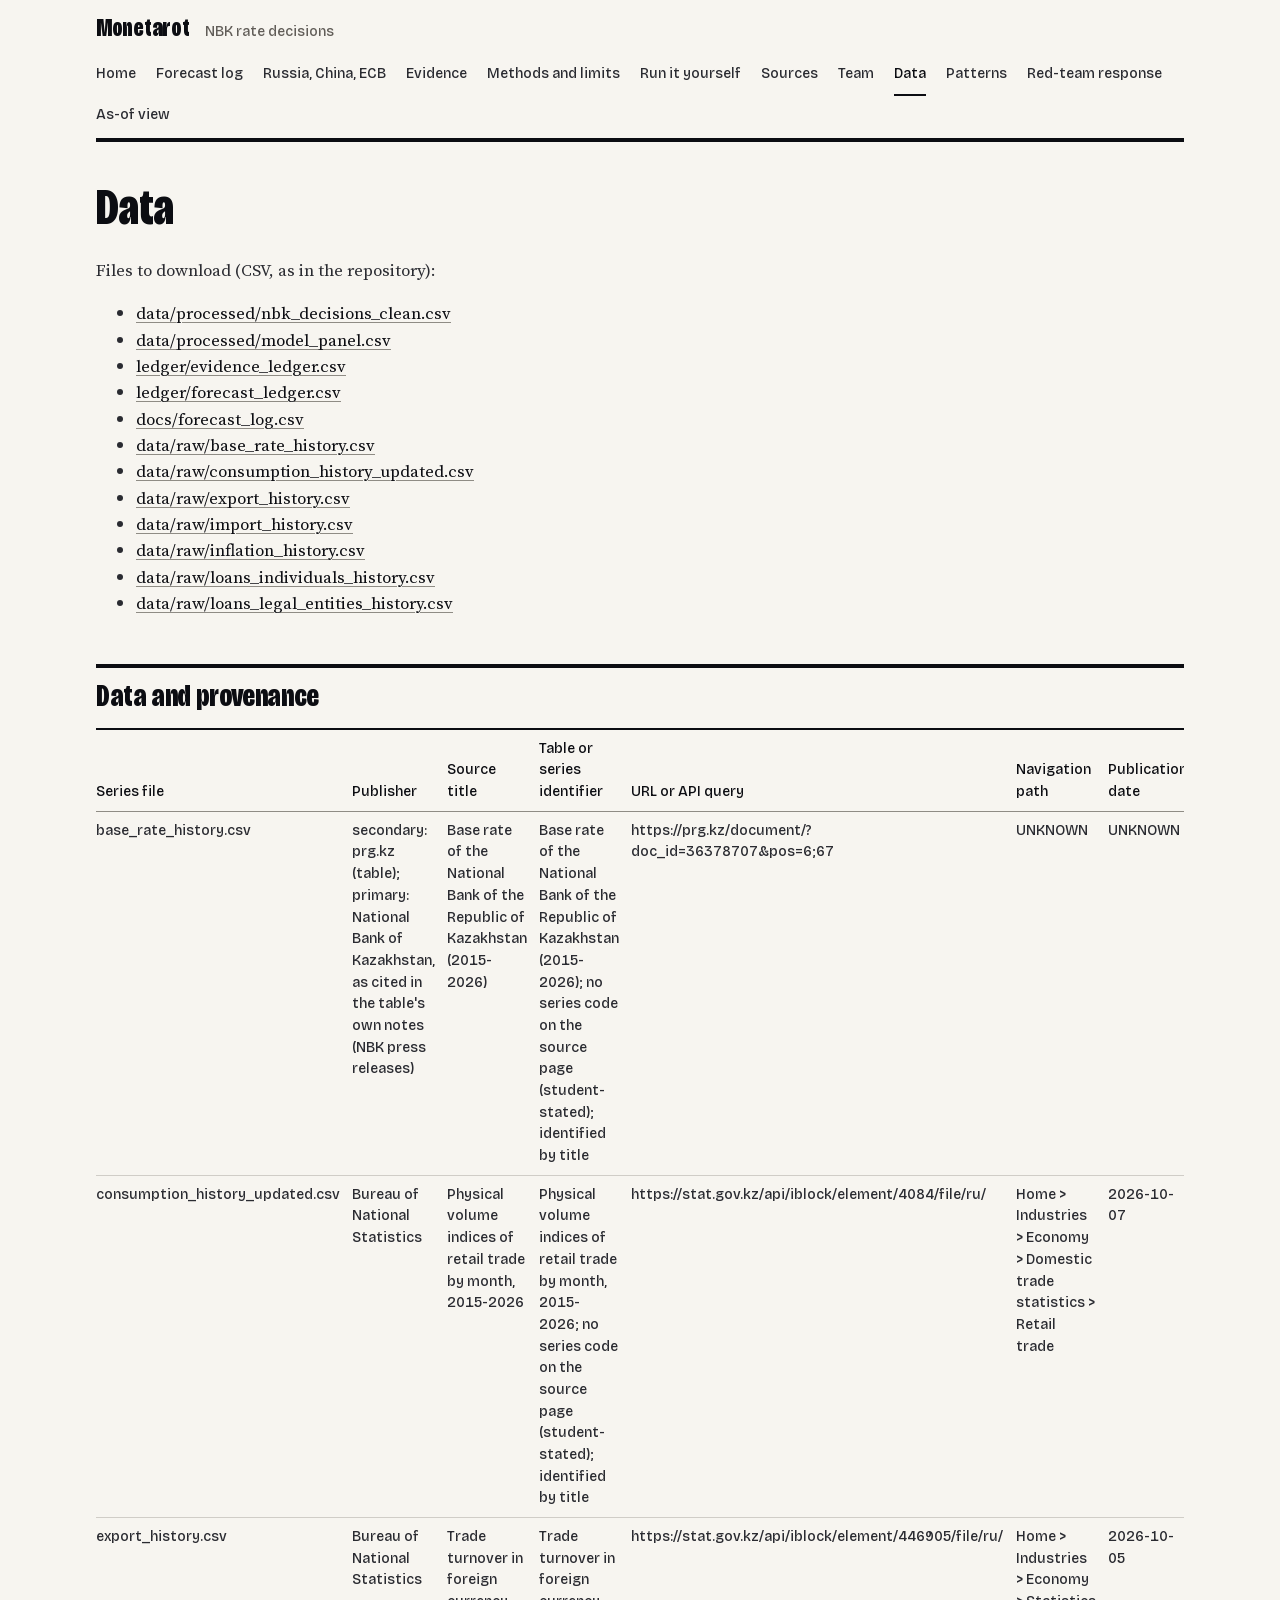
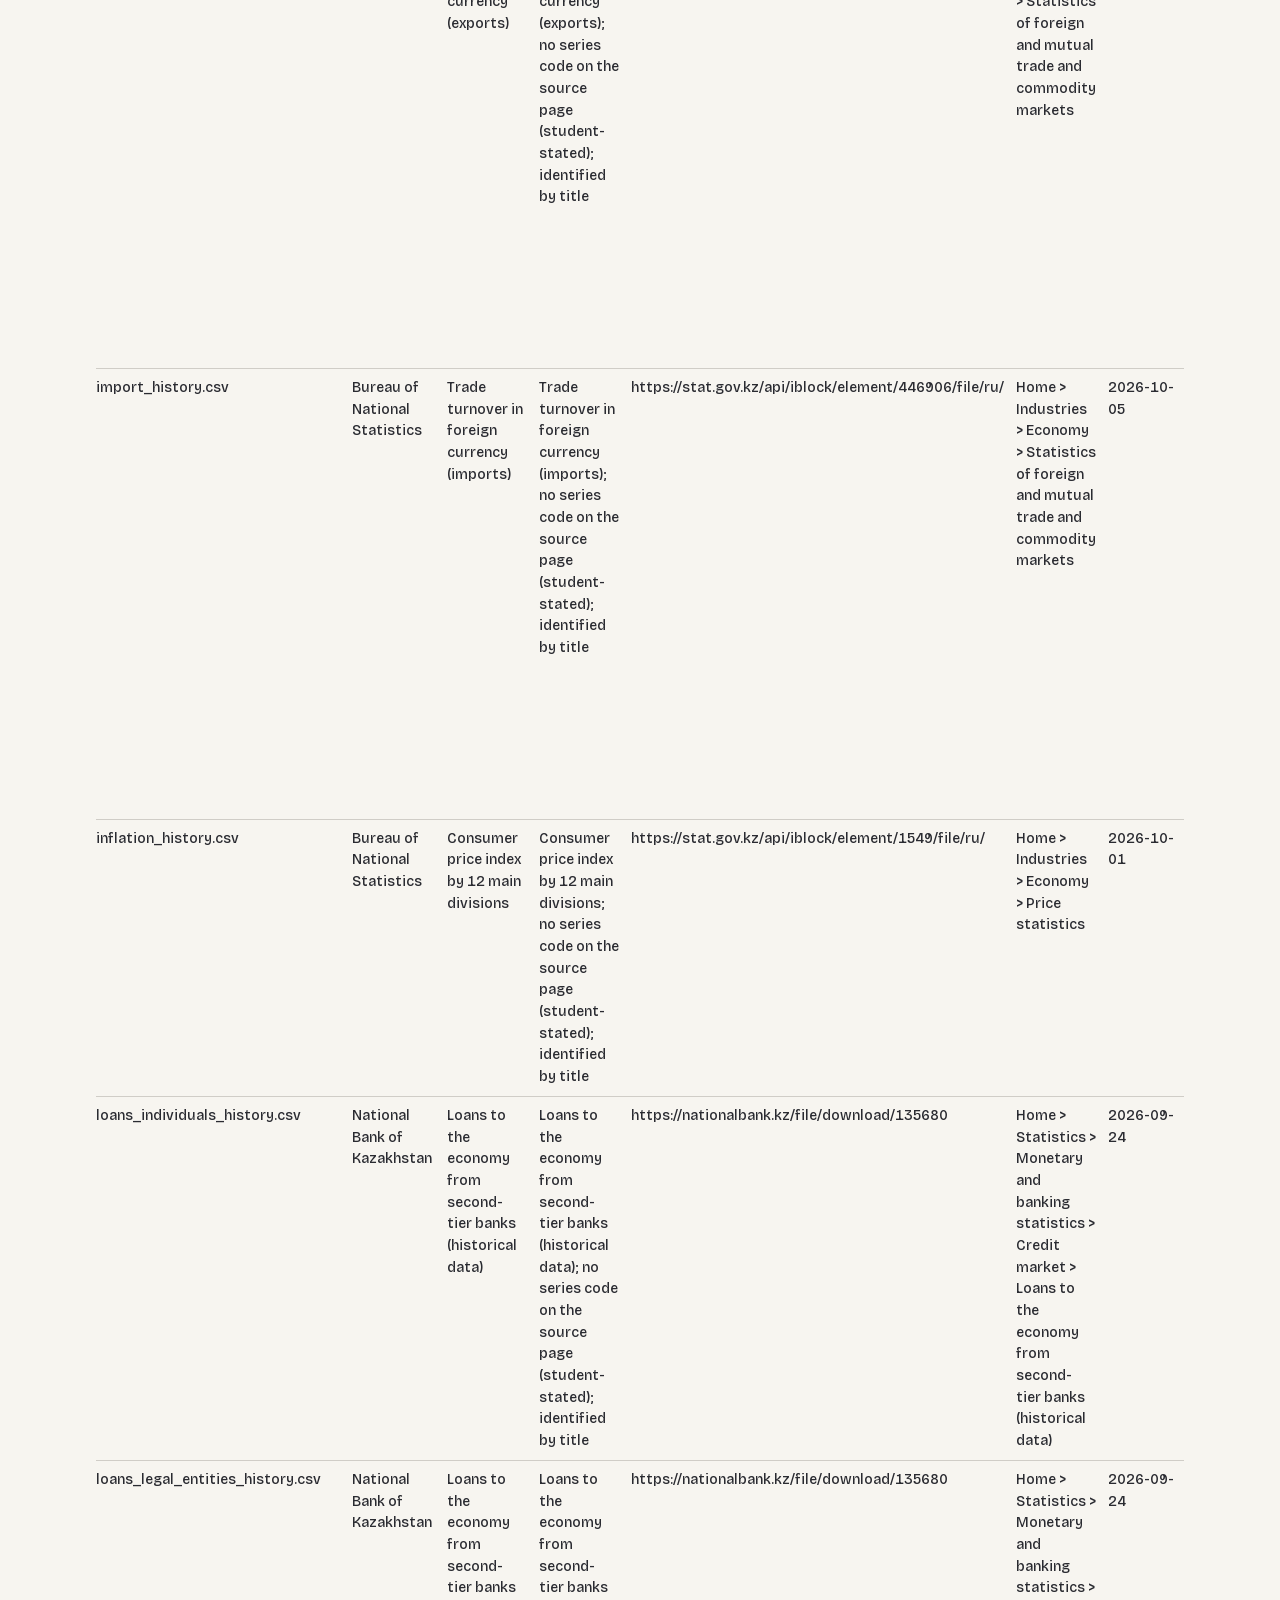
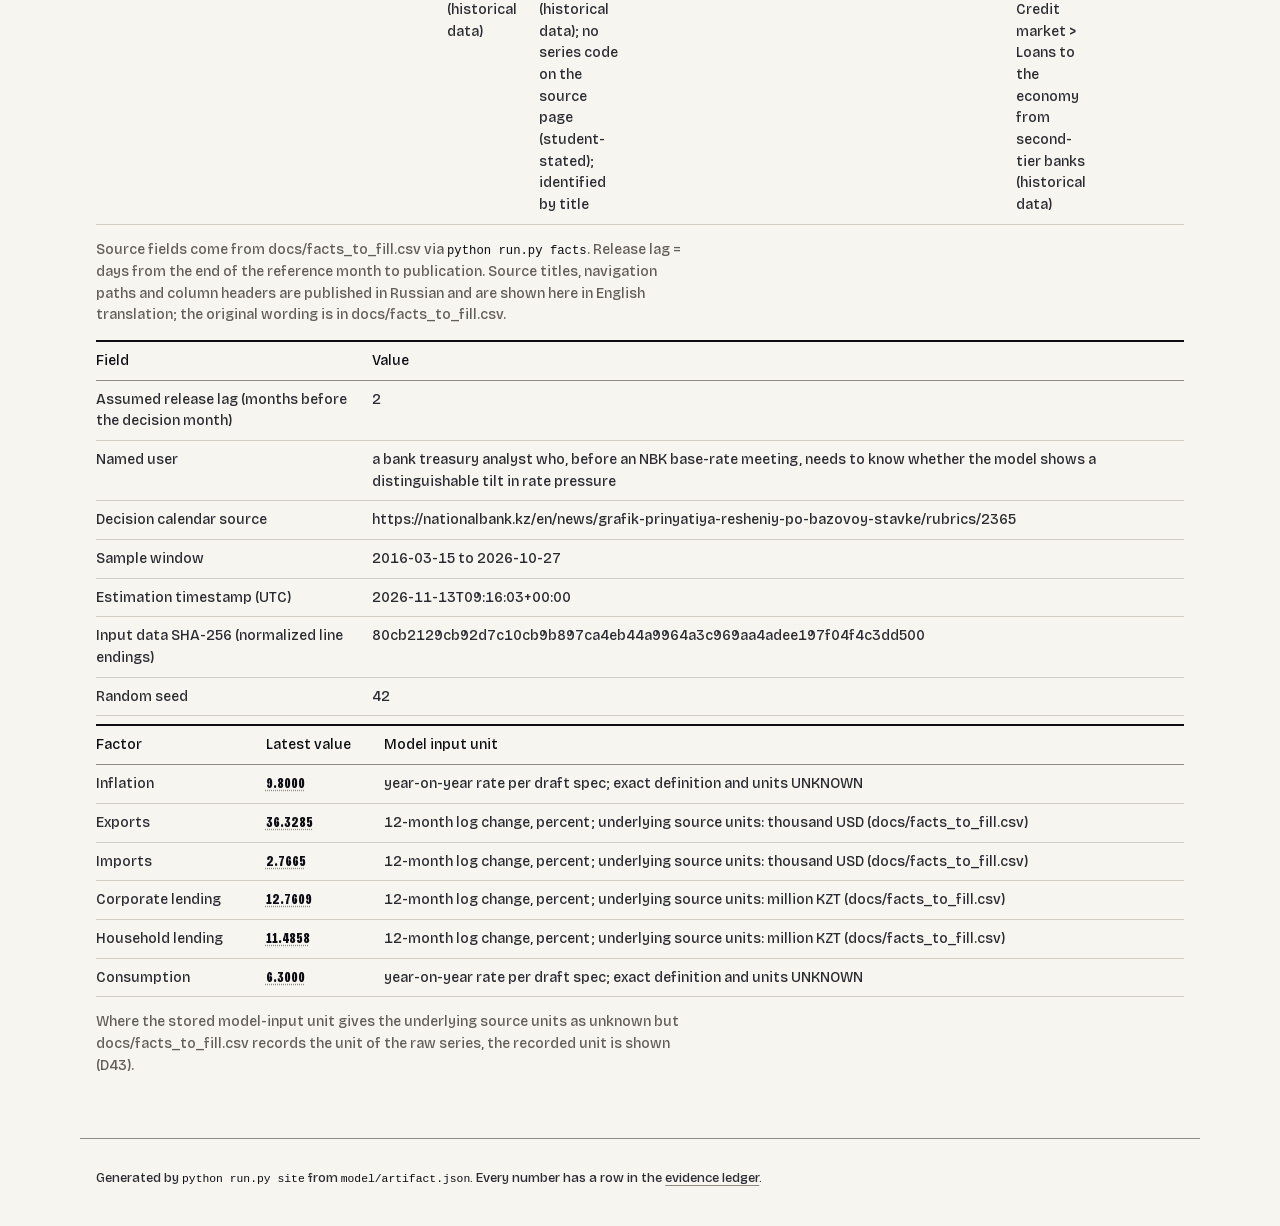
<file: site/data.html>
<!doctype html>
<html lang="en"><head><meta charset="utf-8"><meta name="viewport" content="width=device-width, initial-scale=1">
<title>Data · Monetarot</title><meta name="description" content="Downloadable data files and data provenance.">
<link rel="icon" href="data:,"><link rel="stylesheet" href="assets/style.css"></head>
<body><header><p class="brand"><span class="brand-name">Monetarot</span> <span class="brand-desc">NBK rate decisions</span></p><nav aria-label="Site sections"><a href="index.html">Home</a> <a href="forecasts.html">Forecast log</a> <a href="corridor.html">Russia, China, ECB</a> <a href="evidence.html">Evidence</a> <a href="methods.html">Methods and limits</a> <a href="run.html">Run it yourself</a> <a href="sources.html">Sources</a> <a href="team.html">Team</a> <a href="data.html" aria-current="page">Data</a> <a href="patterns.html">Patterns</a> <a href="redteam.html">Red-team response</a> <a href="asof.html">As-of view</a></nav></header>
<main><h1>Data</h1><p>Files to download (CSV, as in the repository):</p><ul><li><a href="data/nbk_decisions_clean.csv" download>data/processed/nbk_decisions_clean.csv</a></li><li><a href="data/model_panel.csv" download>data/processed/model_panel.csv</a></li><li><a href="data/evidence_ledger.csv" download>ledger/evidence_ledger.csv</a></li><li><a href="data/forecast_ledger.csv" download>ledger/forecast_ledger.csv</a></li><li><a href="data/forecast_log.csv" download>docs/forecast_log.csv</a></li><li><a href="data/base_rate_history.csv" download>data/raw/base_rate_history.csv</a></li><li><a href="data/consumption_history_updated.csv" download>data/raw/consumption_history_updated.csv</a></li><li><a href="data/export_history.csv" download>data/raw/export_history.csv</a></li><li><a href="data/import_history.csv" download>data/raw/import_history.csv</a></li><li><a href="data/inflation_history.csv" download>data/raw/inflation_history.csv</a></li><li><a href="data/loans_individuals_history.csv" download>data/raw/loans_individuals_history.csv</a></li><li><a href="data/loans_legal_entities_history.csv" download>data/raw/loans_legal_entities_history.csv</a></li></ul><h2 id="data-provenance">Data and provenance</h2><div class="scroll"><table><thead><tr><th>Series file</th><th>Publisher</th><th>Source title</th><th>Table or series identifier</th><th>URL or API query</th><th>Navigation path</th><th>Publication date</th><th>Retrieval date</th><th>Release lag (days)</th><th>Revised after release</th><th>Unit</th><th>Notes</th></tr></thead><tbody><tr><td>base_rate_history.csv</td><td>secondary: prg.kz (table); primary: National Bank of Kazakhstan, as cited in the table&#x27;s own notes (NBK press releases)</td><td>Base rate of the National Bank of the Republic of Kazakhstan (2015-2026)</td><td>Base rate of the National Bank of the Republic of Kazakhstan (2015-2026); no series code on the source page (student-stated); identified by title</td><td>https://prg.kz/document/?doc_id=36378707&amp;pos=6;67</td><td>UNKNOWN</td><td>UNKNOWN</td><td>2026-10-08</td><td>UNKNOWN</td><td>UNKNOWN</td><td>percent (source column header “Rate, %”)</td><td>The source is a table published on prg.kz, not an NBK publication. Its columns are “Date the rate was set (from)”, “Rate, %”, “Base rate corridor, %” and “Note”; the notes column refers to NBK press releases (student statement). Upper bound from file update date: UNKNOWN; not applicable to the target.</td></tr><tr><td>consumption_history_updated.csv</td><td>Bureau of National Statistics</td><td>Physical volume indices of retail trade by month, 2015-2026</td><td>Physical volume indices of retail trade by month, 2015-2026; no series code on the source page (student-stated); identified by title</td><td>https://stat.gov.kz/api/iblock/element/4084/file/ru/</td><td>Home &gt; Industries &gt; Economy &gt; Domestic trade statistics &gt; Retail trade</td><td>2026-10-07</td><td>2026-10-08</td><td>UNKNOWN</td><td>UNKNOWN</td><td>year-on-year percent change</td><td>Monthly series; the CSV holds the year-on-year percentage change, which the student checked against the source. Derived by manual cleaning from the downloaded Excel file (student statement). Upper bound from file update date: 37 days; true release lag UNKNOWN. Observation only, not a lag rule: the retail-trade February 2025 issue was published 2025-03-12 (12 days after the month ended).</td></tr><tr><td>export_history.csv</td><td>Bureau of National Statistics</td><td>Trade turnover in foreign currency (exports)</td><td>Trade turnover in foreign currency (exports); no series code on the source page (student-stated); identified by title</td><td>https://stat.gov.kz/api/iblock/element/446905/file/ru/</td><td>Home &gt; Industries &gt; Economy &gt; Statistics of foreign and mutual trade and commodity markets</td><td>2026-10-05</td><td>2026-10-08</td><td>UNKNOWN</td><td>UNKNOWN</td><td>thousand USD</td><td>Derived by manual cleaning from the downloaded Excel file (student statement). Publication date refers to the edition ending 2026-07. The publication and retrieval dates in this row describe the earlier download, whose last month was 2026-07. The 2026-08 row was appended from a newer edition (files in data/incoming/; sheet “Metadata”, “Date of last update” 2026-10-15); the stat.gov.kz page update date and the retrieval date of that newer edition are UNKNOWN (the student did not supply them; see TODO_HUMAN.md). Upper bound from file update date: 66 days; true release lag UNKNOWN.</td></tr><tr><td>import_history.csv</td><td>Bureau of National Statistics</td><td>Trade turnover in foreign currency (imports)</td><td>Trade turnover in foreign currency (imports); no series code on the source page (student-stated); identified by title</td><td>https://stat.gov.kz/api/iblock/element/446906/file/ru/</td><td>Home &gt; Industries &gt; Economy &gt; Statistics of foreign and mutual trade and commodity markets</td><td>2026-10-05</td><td>2026-10-08</td><td>UNKNOWN</td><td>UNKNOWN</td><td>thousand USD</td><td>Derived by manual cleaning from the downloaded Excel file (student statement). Publication date refers to the edition ending 2026-07. The publication and retrieval dates in this row describe the earlier download, whose last month was 2026-07. The 2026-08 row was appended from a newer edition (files in data/incoming/; sheet “Metadata”, “Date of last update” 2026-10-15); the stat.gov.kz page update date and the retrieval date of that newer edition are UNKNOWN (the student did not supply them; see TODO_HUMAN.md). Upper bound from file update date: 66 days; true release lag UNKNOWN.</td></tr><tr><td>inflation_history.csv</td><td>Bureau of National Statistics</td><td>Consumer price index by 12 main divisions</td><td>Consumer price index by 12 main divisions; no series code on the source page (student-stated); identified by title</td><td>https://stat.gov.kz/api/iblock/element/1549/file/ru/</td><td>Home &gt; Industries &gt; Economy &gt; Price statistics</td><td>2026-10-01</td><td>2026-10-08</td><td>UNKNOWN</td><td>UNKNOWN</td><td>year-on-year percent change</td><td>Observation only, not a release-lag rule: the February 2026 issue was published 2026-03-02. Derived by manual cleaning from the downloaded Excel file (student statement). Upper bound from file update date: 1 day; true release lag UNKNOWN.</td></tr><tr><td>loans_individuals_history.csv</td><td>National Bank of Kazakhstan</td><td>Loans to the economy from second-tier banks (historical data)</td><td>Loans to the economy from second-tier banks (historical data); no series code on the source page (student-stated); identified by title</td><td>https://nationalbank.kz/file/download/135680</td><td>Home &gt; Statistics &gt; Monetary and banking statistics &gt; Credit market &gt; Loans to the economy from second-tier banks (historical data)</td><td>2026-09-24</td><td>2026-10-08</td><td>UNKNOWN</td><td>UNKNOWN</td><td>million KZT</td><td>Same Excel file as loans_legal_entities_history.csv. Derived by manual cleaning from the downloaded Excel file (student statement). Upper bound from file update date: 24 days; true release lag UNKNOWN.</td></tr><tr><td>loans_legal_entities_history.csv</td><td>National Bank of Kazakhstan</td><td>Loans to the economy from second-tier banks (historical data)</td><td>Loans to the economy from second-tier banks (historical data); no series code on the source page (student-stated); identified by title</td><td>https://nationalbank.kz/file/download/135680</td><td>Home &gt; Statistics &gt; Monetary and banking statistics &gt; Credit market &gt; Loans to the economy from second-tier banks (historical data)</td><td>2026-09-24</td><td>2026-10-08</td><td>UNKNOWN</td><td>UNKNOWN</td><td>million KZT</td><td>Same Excel file as loans_individuals_history.csv. Derived by manual cleaning from the downloaded Excel file (student statement). Upper bound from file update date: 24 days; true release lag UNKNOWN.</td></tr></tbody></table></div><p class="caption">Source fields come from docs/facts_to_fill.csv via <code>python run.py facts</code>. Release lag = days from the end of the reference month to publication. Source titles, navigation paths and column headers are published in Russian and are shown here in English translation; the original wording is in docs/facts_to_fill.csv.</p><div class="scroll" id="data-values"><table><thead><tr><th>Field</th><th>Value</th></tr></thead><tbody><tr><td>Assumed release lag (months before the decision month)</td><td>2</td></tr><tr><td>Named user</td><td>a bank treasury analyst who, before an NBK base-rate meeting, needs to know whether the model shows a distinguishable tilt in rate pressure</td></tr><tr><td>Decision calendar source</td><td>https://nationalbank.kz/en/news/grafik-prinyatiya-resheniy-po-bazovoy-stavke/rubrics/2365</td></tr><tr><td>Sample window</td><td>2016-03-15 to 2026-10-27</td></tr><tr><td>Estimation timestamp (UTC)</td><td>2026-11-13T09:16:03+00:00</td></tr><tr><td>Input data SHA-256 (normalized line endings)</td><td>80cb2129cb92d7c10cb9b897ca4eb44a9964a3c969aa4adee197f04f4c3dd500</td></tr><tr><td>Random seed</td><td>42</td></tr></tbody></table></div><div class="scroll" id="data-latest"><table><thead><tr><th>Factor</th><th>Latest value</th><th>Model input unit</th></tr></thead><tbody><tr><td>Inflation</td><td><span class="num" data-ledger="dashboard:provenance/latest/rows/0/1">9.8000</span></td><td>year-on-year rate per draft spec; exact definition and units UNKNOWN</td></tr><tr><td>Exports</td><td><span class="num" data-ledger="dashboard:provenance/latest/rows/1/1">36.3285</span></td><td>12-month log change, percent; underlying source units: thousand USD (docs/facts_to_fill.csv)</td></tr><tr><td>Imports</td><td><span class="num" data-ledger="dashboard:provenance/latest/rows/2/1">2.7665</span></td><td>12-month log change, percent; underlying source units: thousand USD (docs/facts_to_fill.csv)</td></tr><tr><td>Corporate lending</td><td><span class="num" data-ledger="dashboard:provenance/latest/rows/3/1">12.7609</span></td><td>12-month log change, percent; underlying source units: million KZT (docs/facts_to_fill.csv)</td></tr><tr><td>Household lending</td><td><span class="num" data-ledger="dashboard:provenance/latest/rows/4/1">11.4858</span></td><td>12-month log change, percent; underlying source units: million KZT (docs/facts_to_fill.csv)</td></tr><tr><td>Consumption</td><td><span class="num" data-ledger="dashboard:provenance/latest/rows/5/1">6.3000</span></td><td>year-on-year rate per draft spec; exact definition and units UNKNOWN</td></tr></tbody></table></div><p class="caption">Where the stored model-input unit gives the underlying source units as unknown but docs/facts_to_fill.csv records the unit of the raw series, the recorded unit is shown (D43).</p>
<script src="assets/app.js"></script></main>
<footer><p>Generated by <code>python run.py site</code> from <code>model/artifact.json</code>. Every number has a row in the
<a href="data/evidence_ledger.csv">evidence ledger</a>.</p></footer></body></html>
</file>
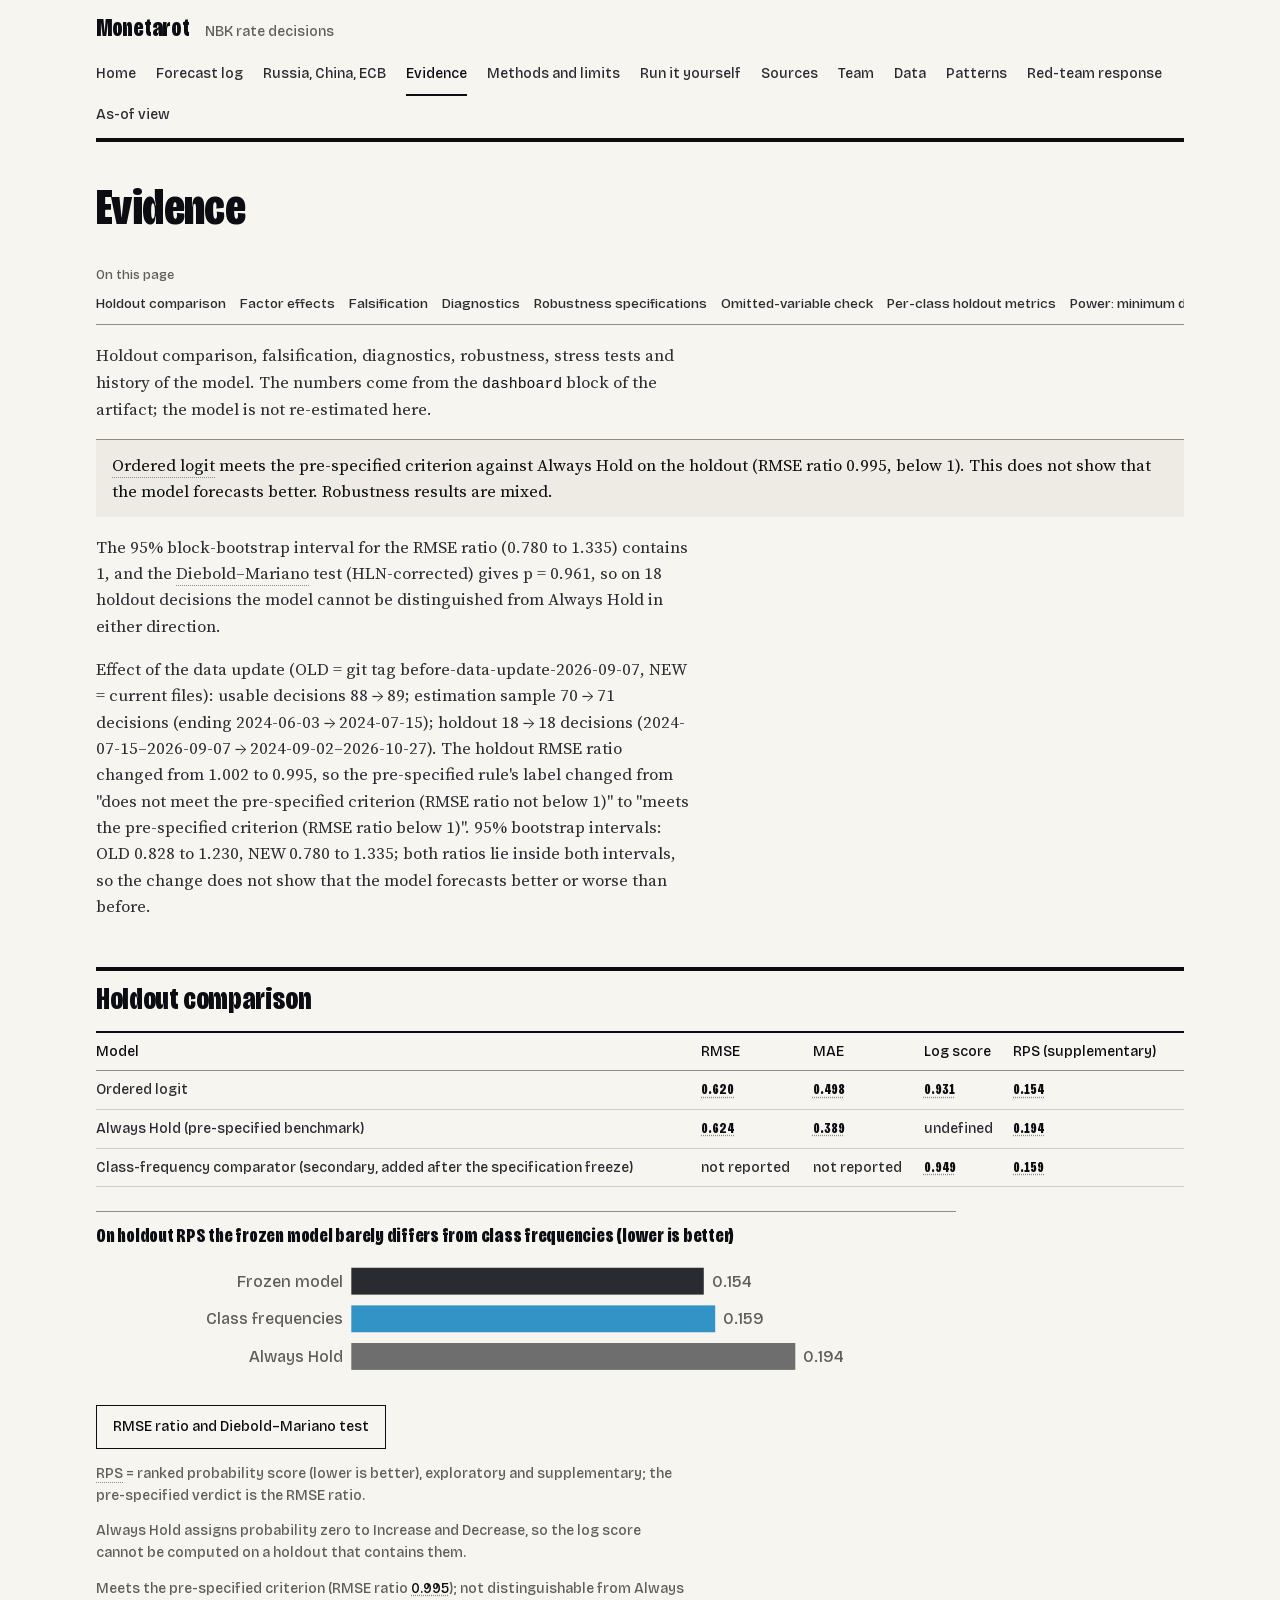
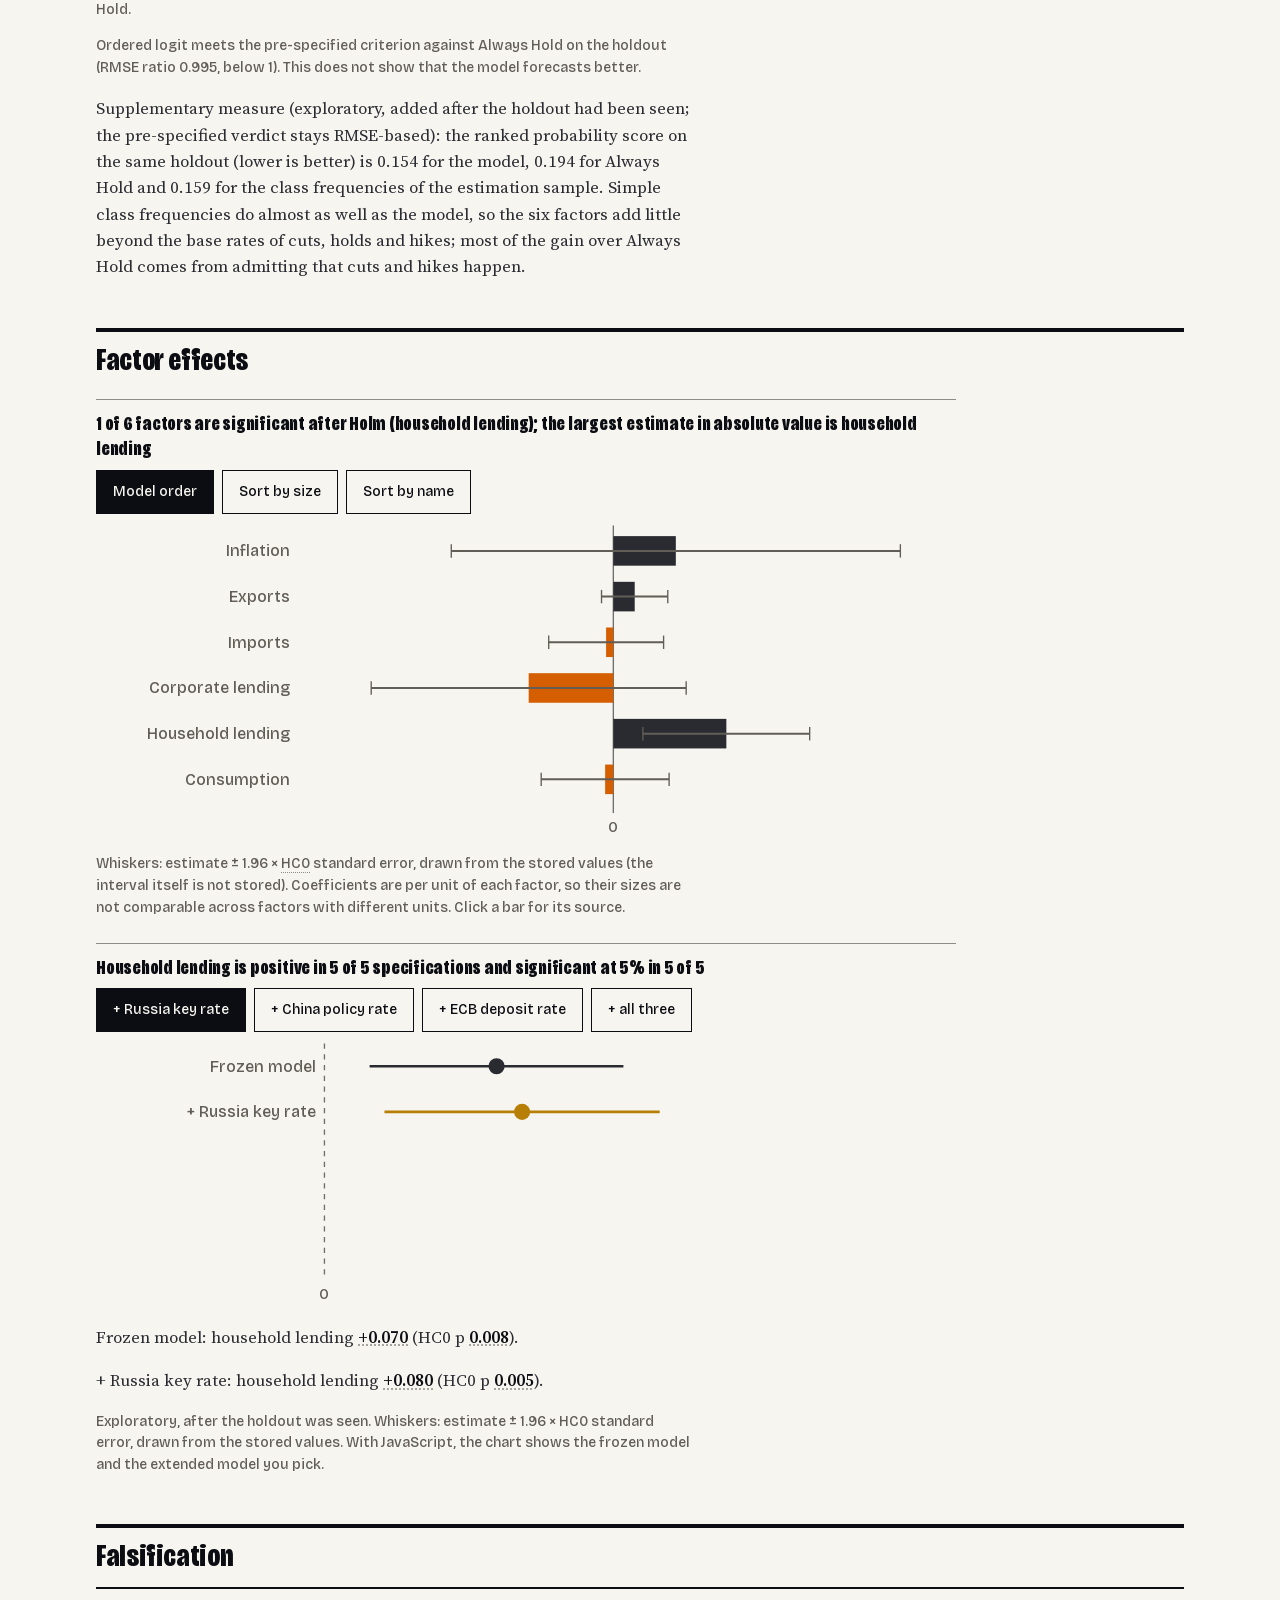
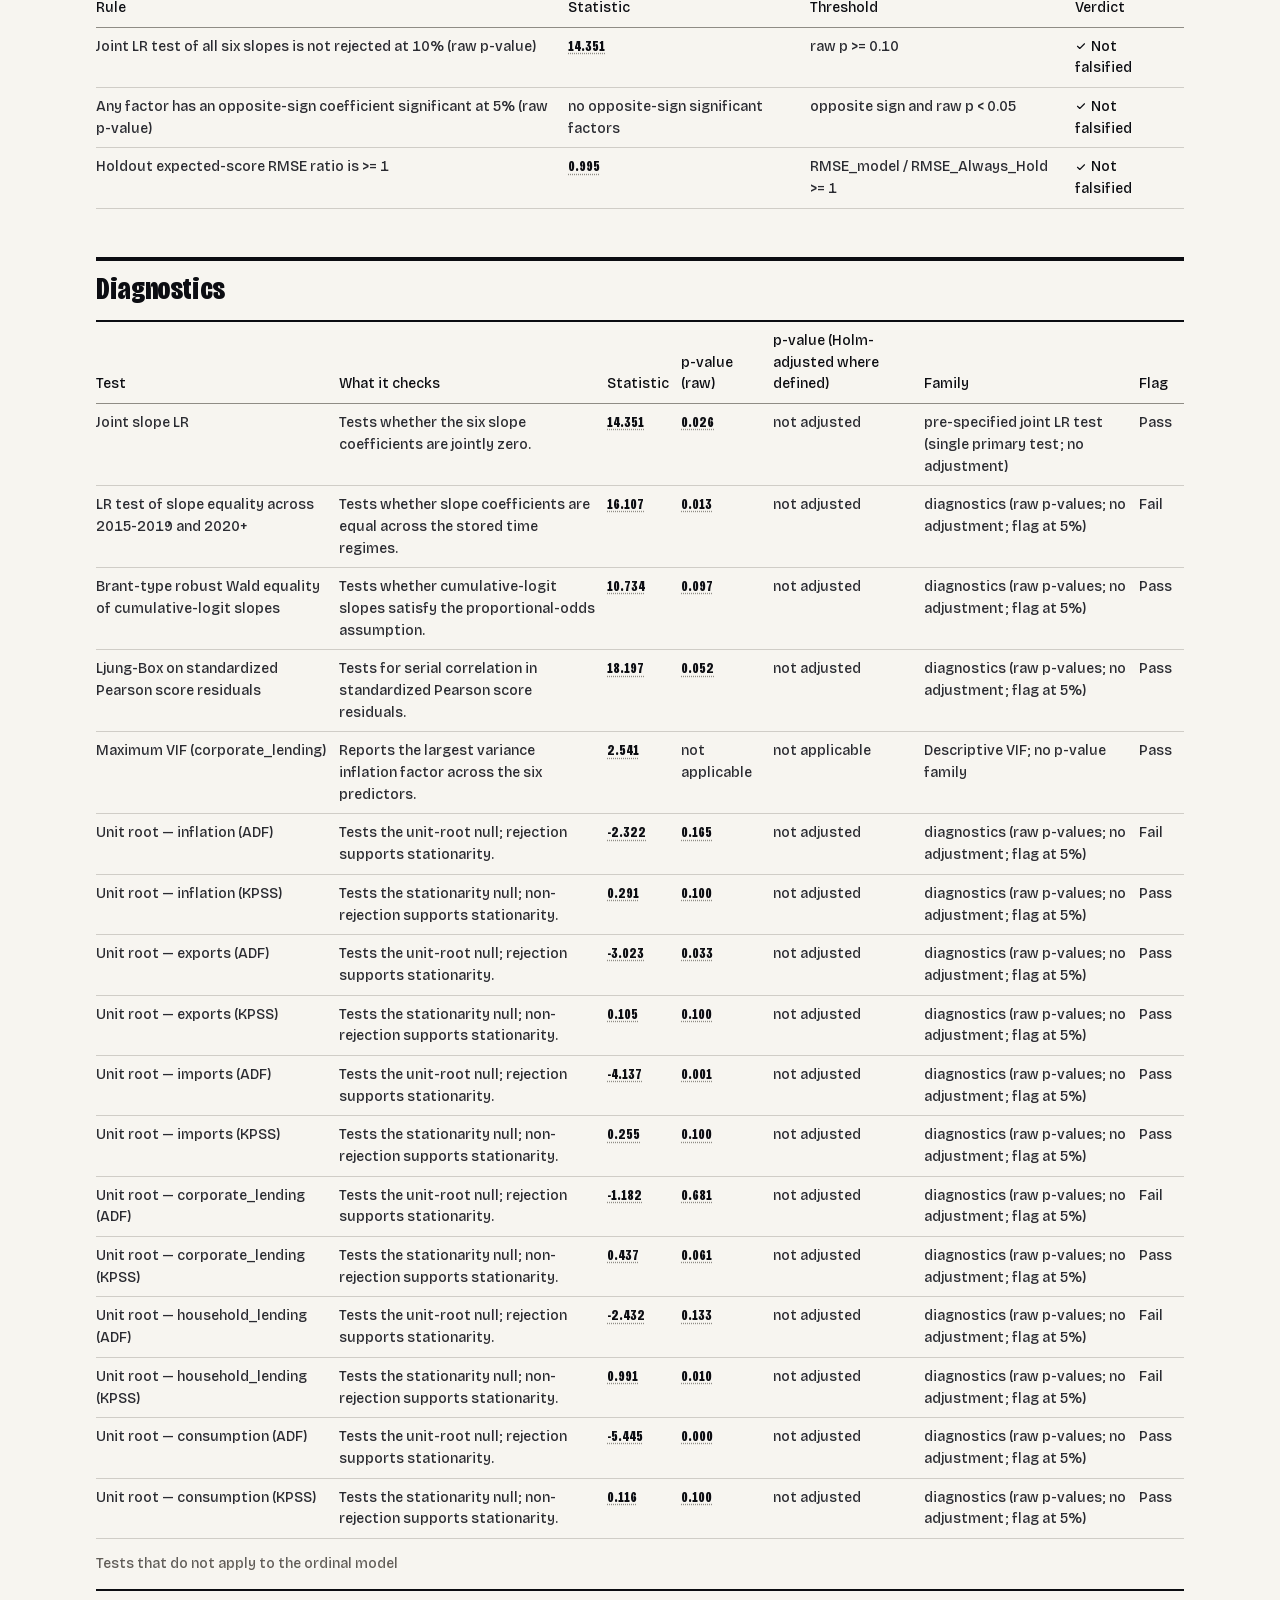
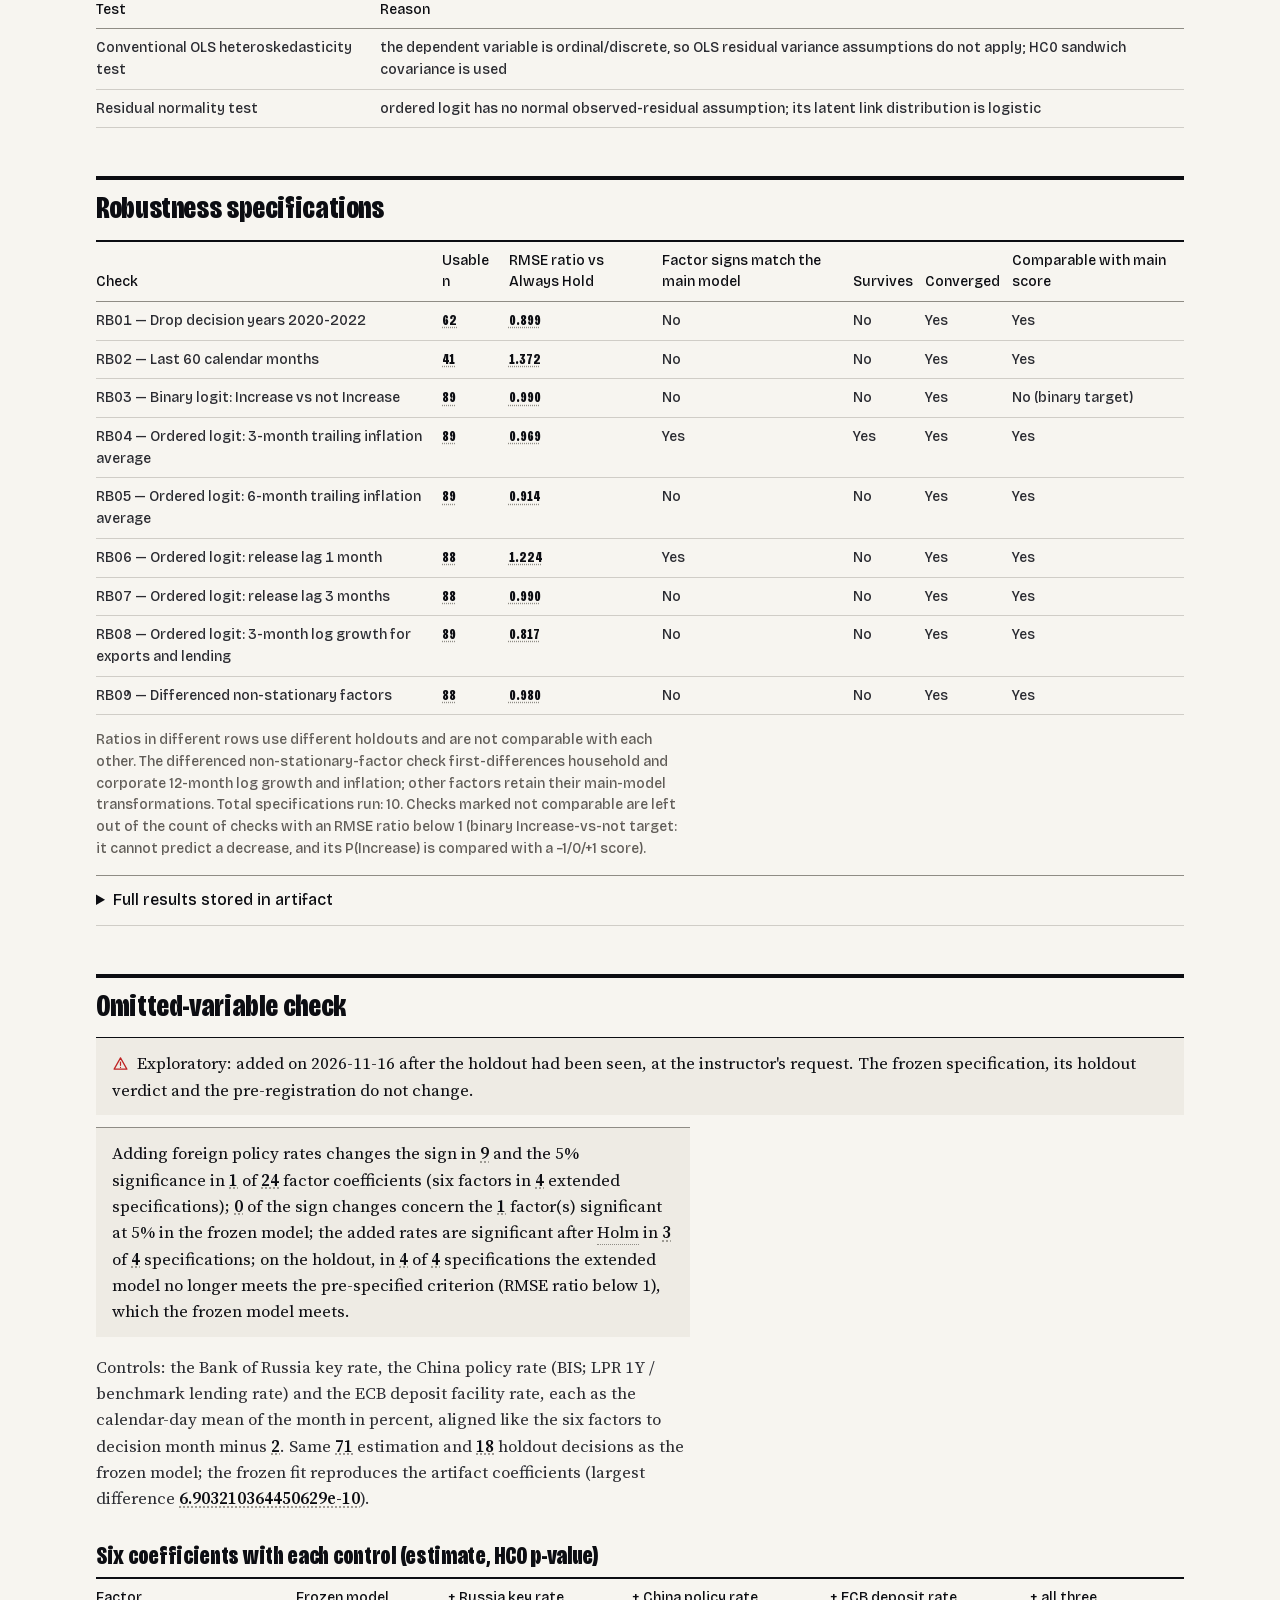
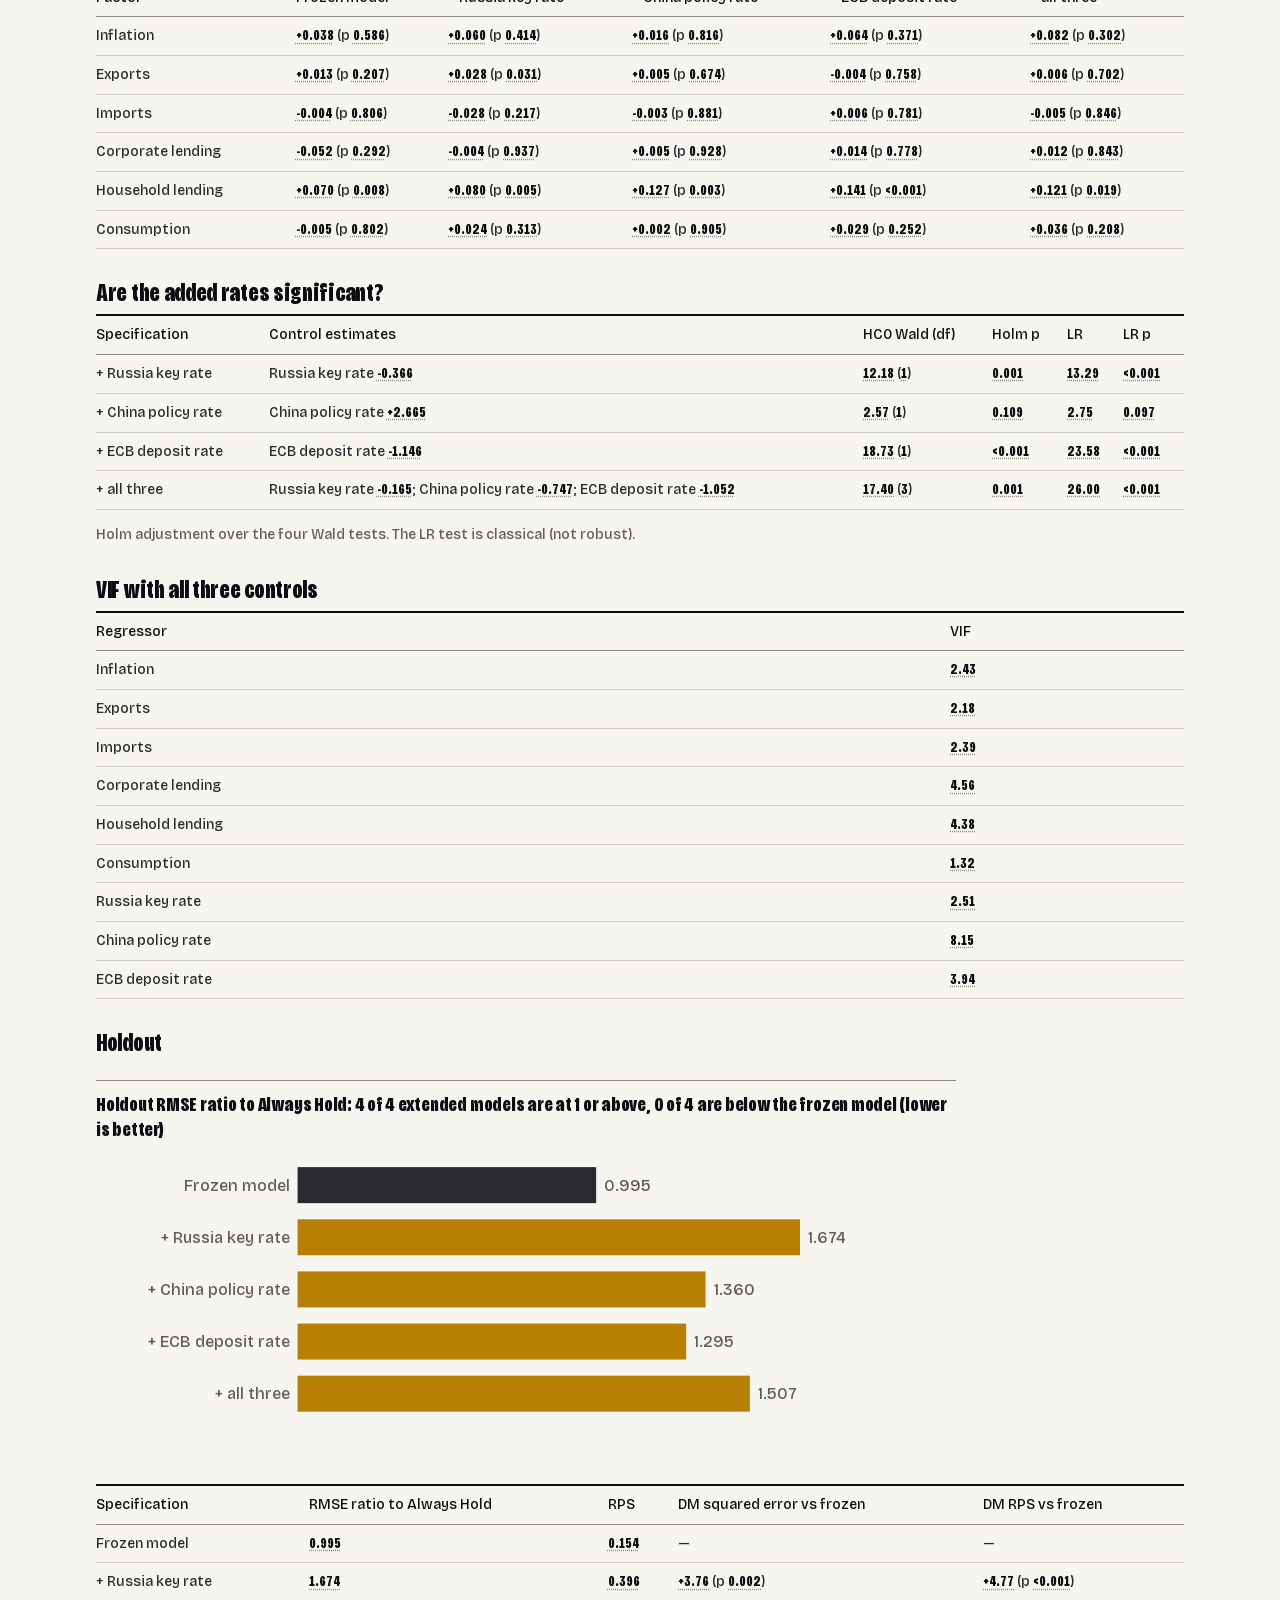
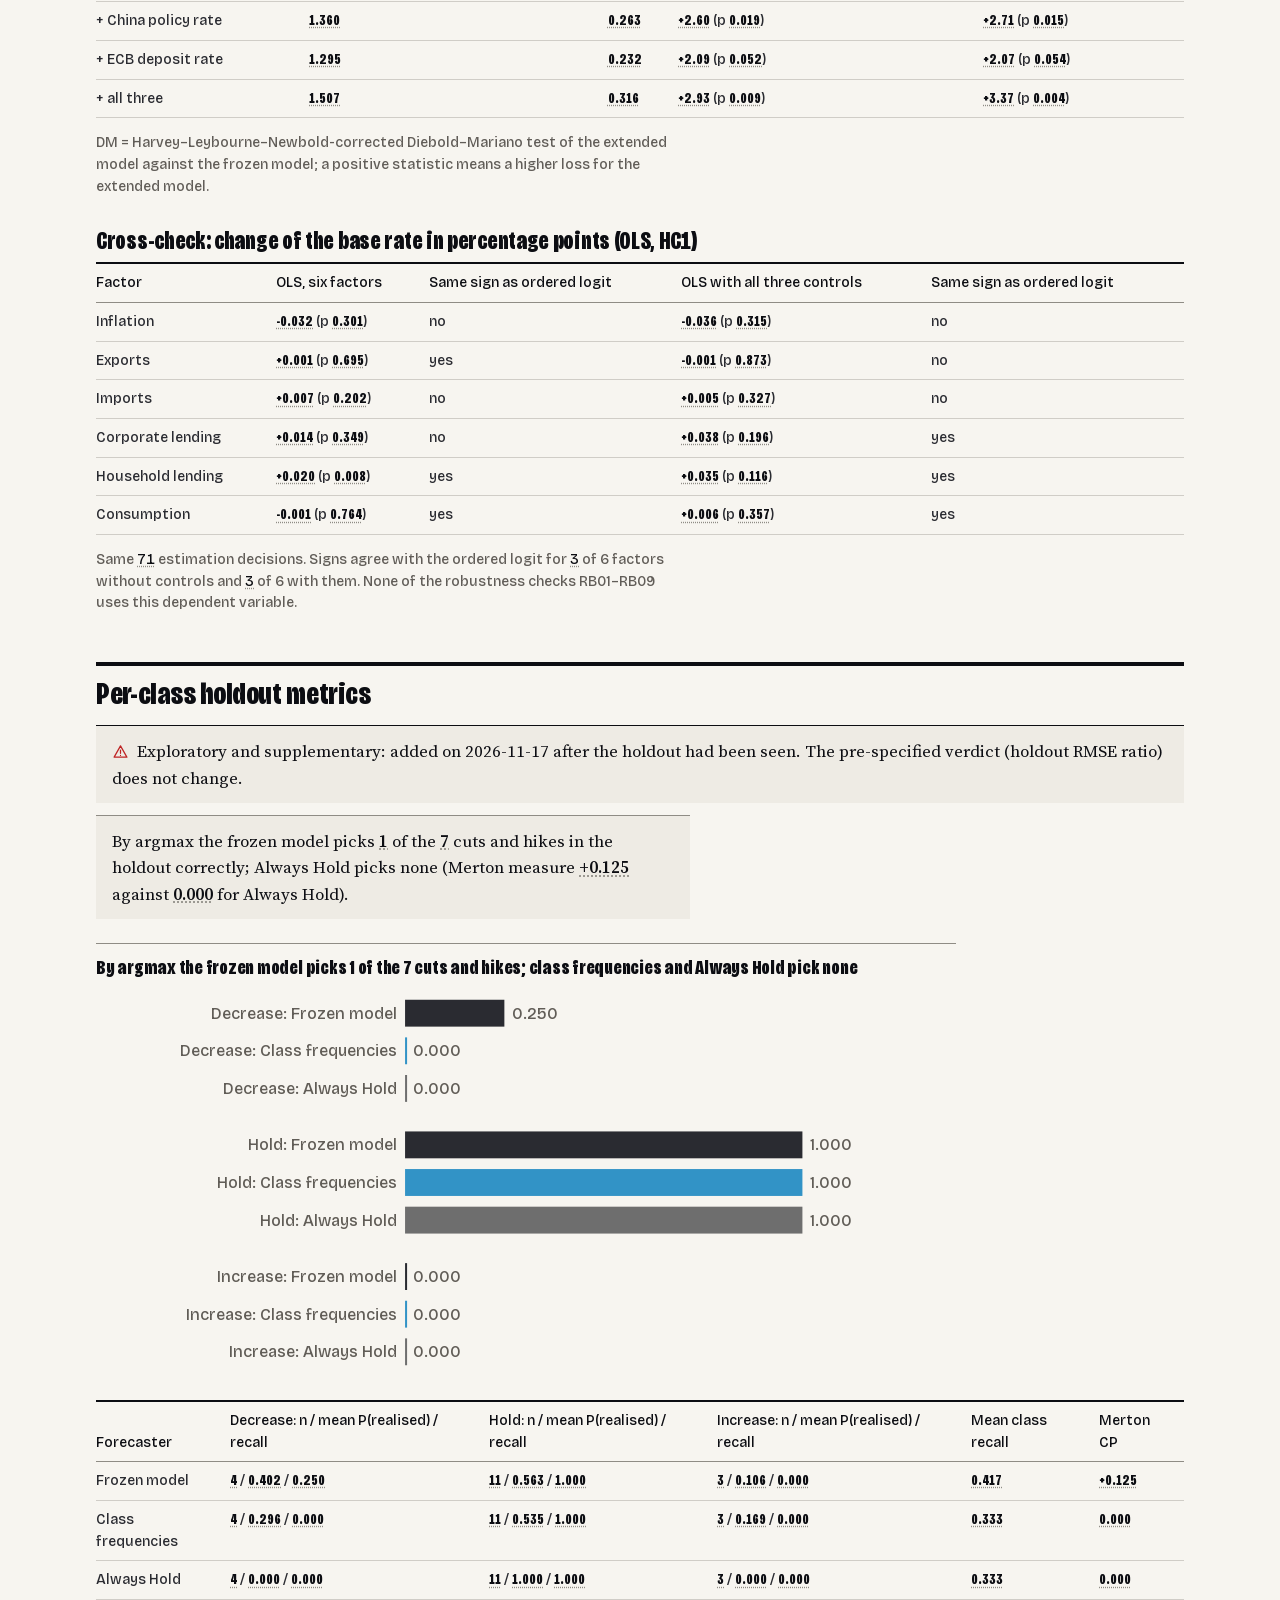
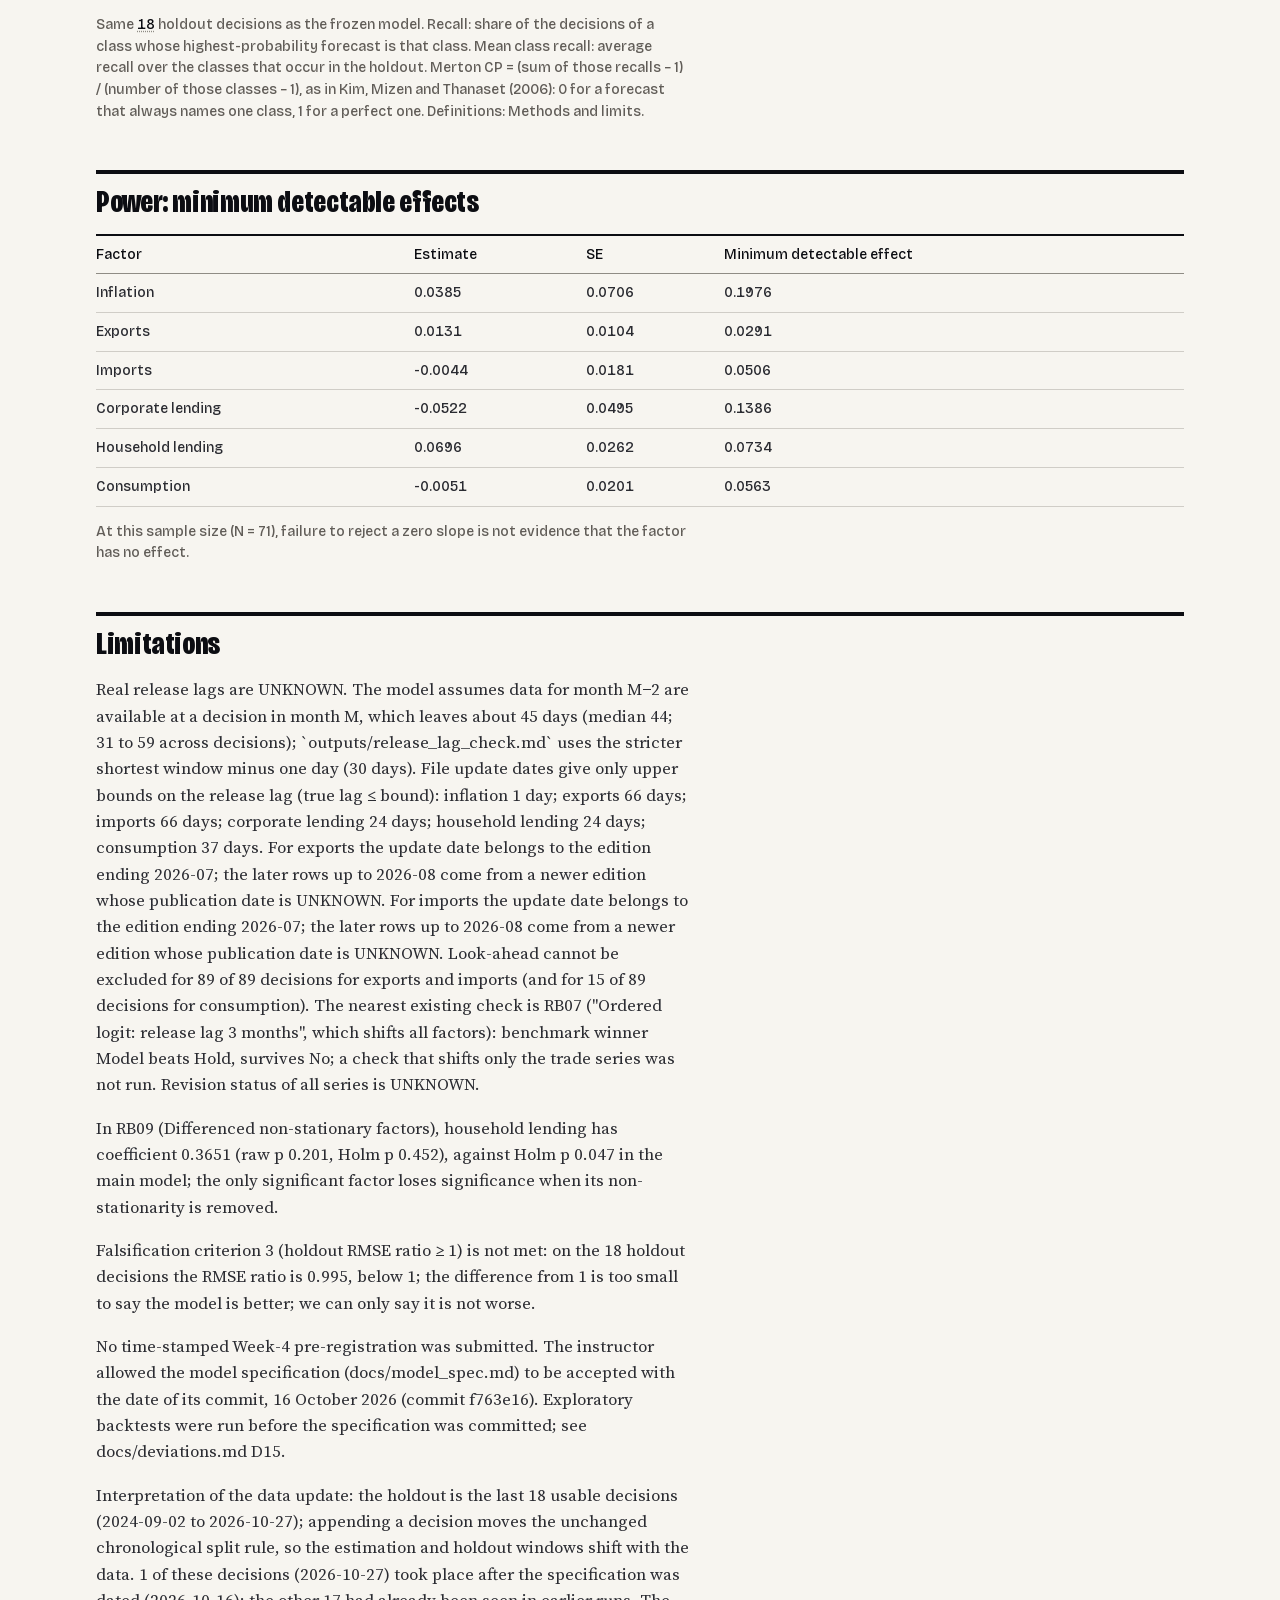
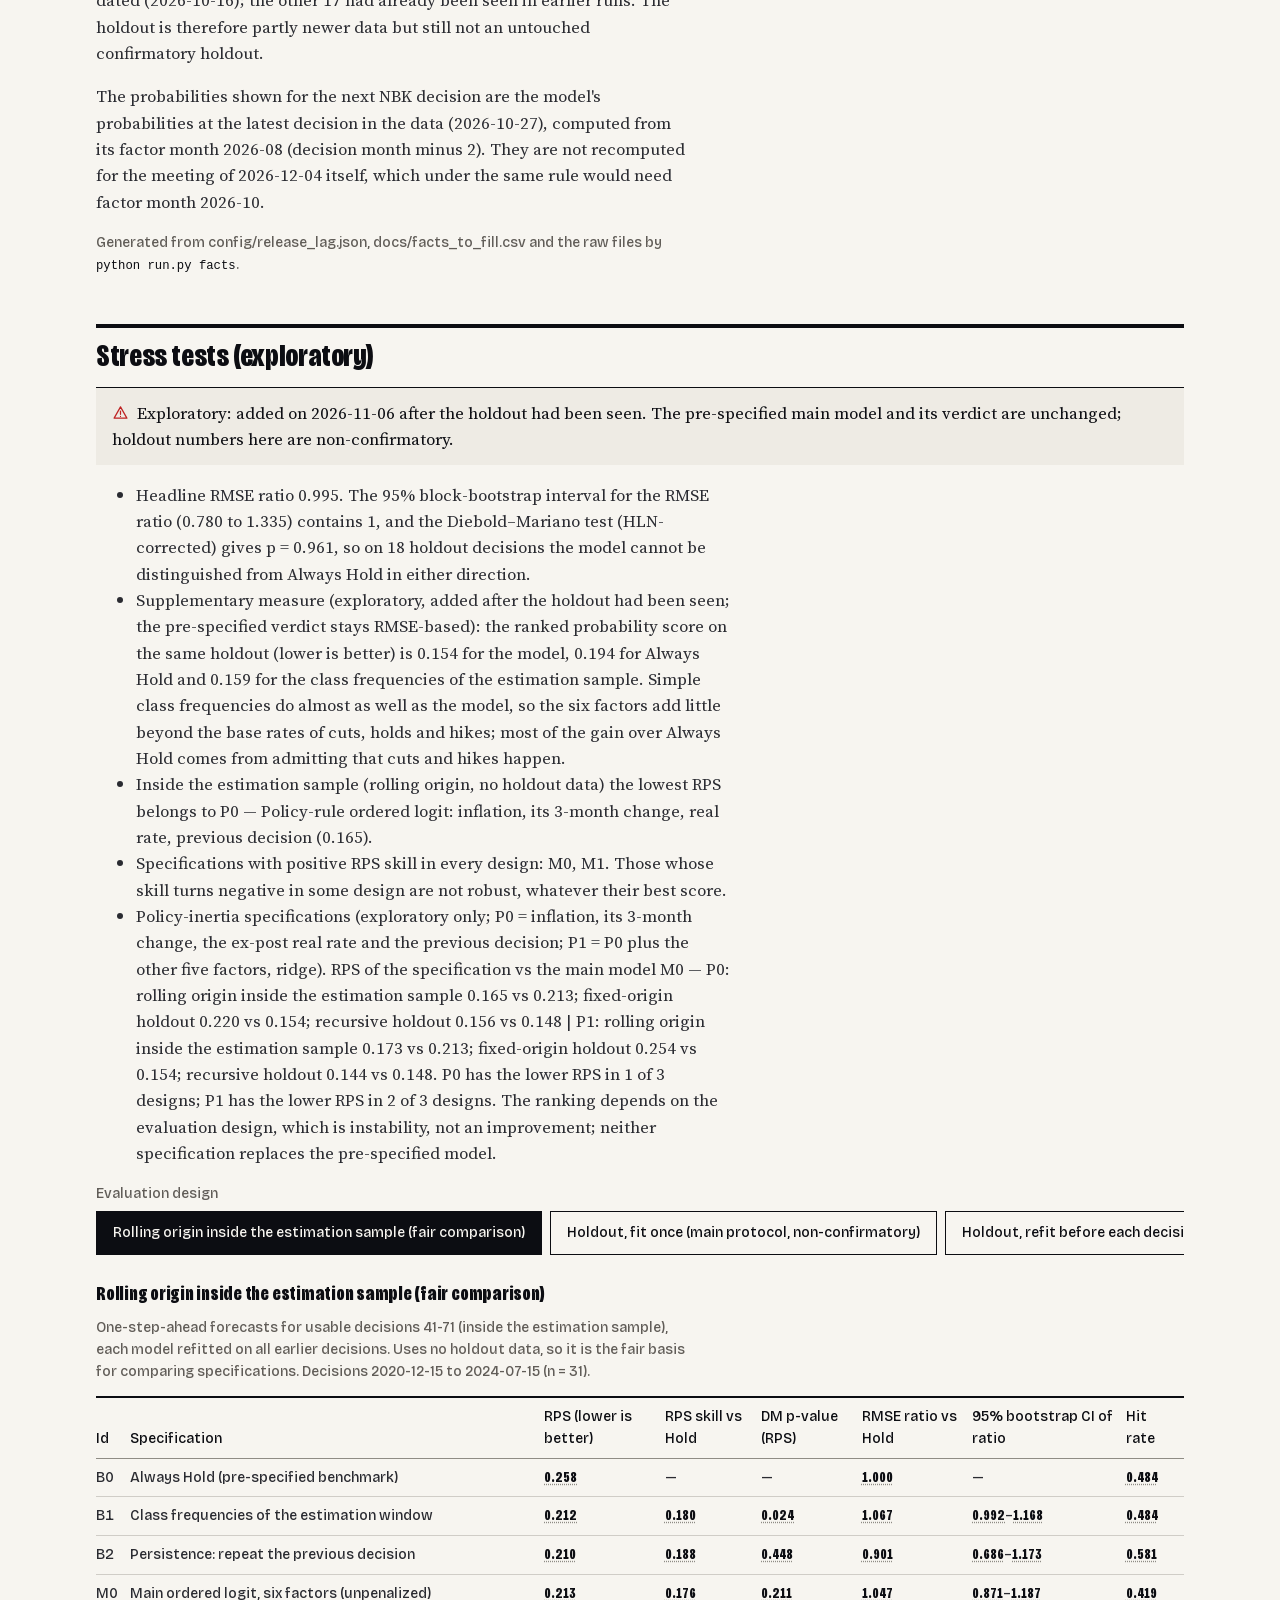
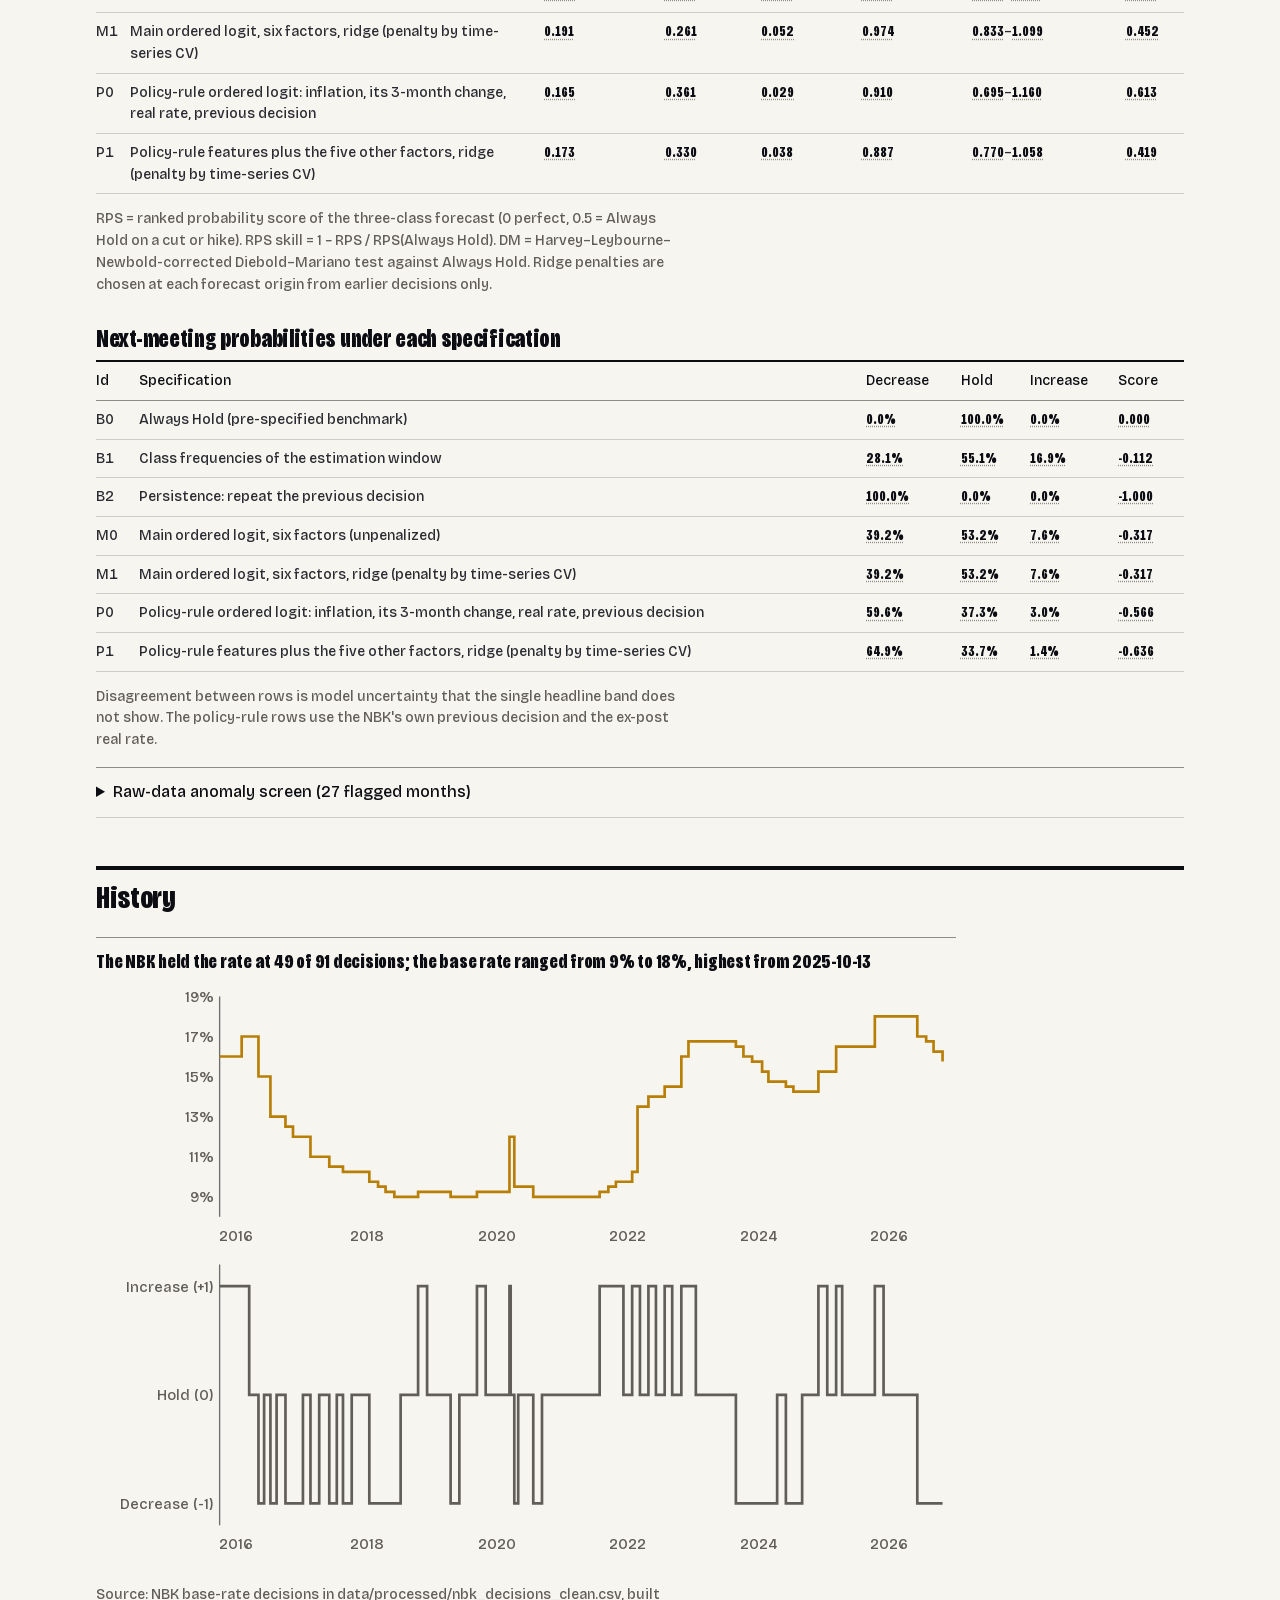
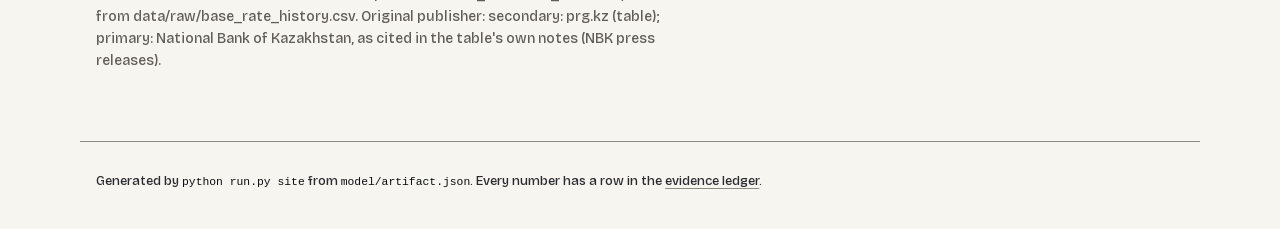
<file: site/evidence.html>
<!doctype html>
<html lang="en"><head><meta charset="utf-8"><meta name="viewport" content="width=device-width, initial-scale=1">
<title>Evidence · Monetarot</title><meta name="description" content="Holdout comparison, falsification, diagnostics, robustness, stress tests and history of the NBK decision model.">
<link rel="icon" href="data:,"><link rel="stylesheet" href="assets/style.css"></head>
<body><header><p class="brand"><span class="brand-name">Monetarot</span> <span class="brand-desc">NBK rate decisions</span></p><nav aria-label="Site sections"><a href="index.html">Home</a> <a href="forecasts.html">Forecast log</a> <a href="corridor.html">Russia, China, ECB</a> <a href="evidence.html" aria-current="page">Evidence</a> <a href="methods.html">Methods and limits</a> <a href="run.html">Run it yourself</a> <a href="sources.html">Sources</a> <a href="team.html">Team</a> <a href="data.html">Data</a> <a href="patterns.html">Patterns</a> <a href="redteam.html">Red-team response</a> <a href="asof.html">As-of view</a></nav></header>
<main><h1>Evidence</h1><nav class="onpage" aria-label="On this page"><p class="onpage-title">On this page</p><ul><li><a href="#ev-holdout">Holdout comparison</a></li><li><a href="#ev-effects">Factor effects</a></li><li><a href="#ev-falsification">Falsification</a></li><li><a href="#ev-diagnostics">Diagnostics</a></li><li><a href="#ev-robustness">Robustness specifications</a></li><li><a href="#ev-ovb">Omitted-variable check</a></li><li><a href="#ev-classes">Per-class holdout metrics</a></li><li><a href="#ev-power">Power: minimum detectable effects</a></li><li><a href="#ev-limitations">Limitations</a></li><li><a href="#ev-stress">Stress tests (exploratory)</a></li><li><a href="#ev-history">History</a></li></ul></nav><p>Holdout comparison, falsification, diagnostics, robustness, stress tests and history of the model. The numbers
come from the <code>dashboard</code> block of the artifact; the model is not re-estimated here.</p>
<div class="box info" id="ev-summary"><span class="gloss" tabindex="0" aria-describedby="gloss-ordered-logit">Ordered logit<span class="gloss-tip" role="tooltip" id="gloss-ordered-logit">A regression for ordered outcomes (cut, hold, hike) that gives a probability for each outcome.</span></span> meets the pre-specified criterion against Always Hold on the holdout (RMSE ratio 0.995, below 1). This does not show that the model forecasts better. Robustness results are mixed.</div><p>The 95% block-bootstrap interval for the RMSE ratio (0.780 to 1.335) contains 1, and the <span class="gloss" tabindex="0" aria-describedby="gloss-diebold-mariano">Diebold–Mariano<span class="gloss-tip" role="tooltip" id="gloss-diebold-mariano">A test of whether two forecasts have the same expected loss.</span></span> test (HLN-corrected) gives p = 0.961, so on 18 holdout decisions the model cannot be distinguished from Always Hold in either direction.</p><p>Effect of the data update (OLD = git tag before-data-update-2026-09-07, NEW = current files): usable decisions 88 → 89; estimation sample 70 → 71 decisions (ending 2024-06-03 → 2024-07-15); holdout 18 → 18 decisions (2024-07-15–2026-09-07 → 2024-09-02–2026-10-27). The holdout RMSE ratio changed from 1.002 to 0.995, so the pre-specified rule&#x27;s label changed from &quot;does not meet the pre-specified criterion (RMSE ratio not below 1)&quot; to &quot;meets the pre-specified criterion (RMSE ratio below 1)&quot;. 95% bootstrap intervals: OLD 0.828 to 1.230, NEW 0.780 to 1.335; both ratios lie inside both intervals, so the change does not show that the model forecasts better or worse than before.</p>
<h2 id="ev-holdout">Holdout comparison</h2><div class="scroll"><table><thead><tr><th>Model</th><th>RMSE</th><th>MAE</th><th>Log score</th><th>RPS (supplementary)</th></tr></thead><tbody><tr><td>Ordered logit</td><td><span class="num" data-ledger="dashboard:evidence/holdout/rows/0/1">0.620</span></td><td><span class="num" data-ledger="dashboard:evidence/holdout/rows/0/2">0.498</span></td><td><span class="num" data-ledger="dashboard:evidence/holdout/rows/0/3">0.931</span></td><td><span class="num" data-ledger="dashboard:evidence/holdout/rows/0/4">0.154</span></td></tr><tr><td>Always Hold (pre-specified benchmark)</td><td><span class="num" data-ledger="dashboard:evidence/holdout/rows/1/1">0.624</span></td><td><span class="num" data-ledger="dashboard:evidence/holdout/rows/1/2">0.389</span></td><td>undefined</td><td><span class="num" data-ledger="dashboard:evidence/holdout/rows/1/4">0.194</span></td></tr><tr><td>Class-frequency comparator (secondary, added after the specification freeze)</td><td>not reported</td><td>not reported</td><td><span class="num" data-ledger="dashboard:evidence/holdout/rows/2/3">0.949</span></td><td><span class="num" data-ledger="dashboard:evidence/holdout/rows/2/4">0.159</span></td></tr></tbody></table></div><figure id="rps-chart" class="ichart"><figcaption><strong>On holdout RPS the frozen model barely differs from class frequencies (lower is better)</strong></figcaption><svg viewBox="0 0 640 92" role="img" aria-label="Bars: ranked probability score on the holdout for the frozen model, class frequencies and Always Hold."><title>Bars: ranked probability score on the holdout for the frozen model, class frequencies and Always Hold.</title><text x="184" y="22.0" text-anchor="end" font-size="12" fill="#615D57">Frozen model</text><rect class="src-bar" x="190" y="8.0" width="262.3" height="20" fill="#2A2B31" data-ledger="n:rps_model" data-shown="0.154" data-tip="Frozen model: 0.154"><title>Frozen model: 0.154</title></rect><text x="458.3" y="22.0" font-size="12" fill="#615D57">0.154</text><text x="184" y="50.0" text-anchor="end" font-size="12" fill="#615D57">Class frequencies</text><rect class="src-bar" x="190" y="36.0" width="270.8" height="20" fill="#3293C6" data-ledger="n:rps_class_frequency" data-shown="0.159" data-tip="Class frequencies: 0.159"><title>Class frequencies: 0.159</title></rect><text x="466.8" y="50.0" font-size="12" fill="#615D57">0.159</text><text x="184" y="78.0" text-anchor="end" font-size="12" fill="#615D57">Always Hold</text><rect class="src-bar" x="190" y="64.0" width="330.4" height="20" fill="#6E6E6E" data-ledger="n:rps_hold" data-shown="0.194" data-tip="Always Hold: 0.194"><title>Always Hold: 0.194</title></rect><text x="526.4" y="78.0" font-size="12" fill="#615D57">0.194</text></svg></figure><button type="button" class="pill" id="holdout-toggle" aria-expanded="true" aria-controls="holdout-panel" hidden>RMSE ratio and Diebold–Mariano test</button><div id="holdout-panel" class="click-panel"><p>Holdout RMSE ratio to <span class="gloss" tabindex="0" aria-describedby="gloss-always-hold">Always Hold<span class="gloss-tip" role="tooltip" id="gloss-always-hold">The benchmark that predicts no change in the base rate at every decision.</span></span> <span class="num" data-ledger="n:rmse_ratio">0.995</span> (95% bootstrap interval <span class="num" data-ledger="n:rmse_ratio_ci_low">0.780</span>–<span class="num" data-ledger="n:rmse_ratio_ci_high">1.335</span>); Diebold–Mariano p = <span class="num" data-ledger="n:dm_squared_error_p">0.961</span> on squared error.</p></div>
<p class="caption"><span class="gloss" tabindex="0" aria-describedby="gloss-rps">RPS<span class="gloss-tip" role="tooltip" id="gloss-rps">Ranked probability score: squared error of the cumulative class probabilities; lower is better.</span></span> = ranked probability score (lower is better), exploratory and supplementary; the pre-specified verdict is the RMSE ratio.</p>
<p class="caption">Always Hold assigns probability zero to Increase and Decrease, so the log score cannot be computed on a holdout that contains them.</p>
<p class="caption" id="ev-criterion">Meets the pre-specified criterion (RMSE ratio <span class="num" data-ledger="dashboard:evidence/ratio">0.995</span>); not distinguishable from Always Hold.</p>
<p class="caption">Ordered logit meets the pre-specified criterion against Always Hold on the holdout (RMSE ratio 0.995, below 1). This does not show that the model forecasts better.</p><p>Supplementary measure (exploratory, added after the holdout had been seen; the pre-specified verdict stays RMSE-based): the ranked probability score on the same holdout (lower is better) is 0.154 for the model, 0.194 for Always Hold and 0.159 for the class frequencies of the estimation sample. Simple class frequencies do almost as well as the model, so the six factors add little beyond the base rates of cuts, holds and hikes; most of the gain over Always Hold comes from admitting that cuts and hikes happen.</p>
<h2 id="ev-effects">Factor effects</h2><figure id="fx-chart" class="ichart"><figcaption><strong>1 of 6 factors are significant after Holm (household lending); the largest estimate in absolute value is household lending</strong></figcaption><div class="chart-tools" role="group" aria-label="Sort the factors" hidden><button type="button" class="pill" data-sort="model" aria-pressed="true">Model order</button><button type="button" class="pill" data-sort="size" aria-pressed="false">Sort by size</button><button type="button" class="pill" data-sort="name" aria-pressed="false">Sort by name</button></div><svg viewBox="0 0 640 238" role="img" aria-label="Horizontal bars: estimated coefficient of each factor in the frozen ordered logit, with whiskers of plus and minus 1.96 HC0 standard errors; bars to the right push towards a hike."><title>Horizontal bars: estimated coefficient of each factor in the frozen ordered logit, with whiskers of plus and minus 1.96 HC0 standard errors; bars to the right push towards a hike.</title><line x1="385.0" y1="4" x2="385.0" y2="218" stroke="#6E6E6E"/><text x="385.0" y="232" text-anchor="middle" font-size="11" fill="#615D57">0</text><g class="fx-row" data-name="Inflation" data-size="0.038487435321204876" data-slot="0" style="transform:translate(0px,12px)"><text x="144" y="15.0" text-anchor="end" font-size="12" fill="#615D57">Inflation</text><rect class="src-bar" x="385.0" y="0" width="46.5" height="22" fill="#2A2B31" data-ledger="dashboard:full_results/coefficients/rows/0/1" data-shown="+0.0385" data-tip="Inflation: +0.0385"><title>Inflation: +0.0385</title></rect><line x1="264.4" y1="11.0" x2="598.6" y2="11.0" stroke="#615D57" stroke-width="1.5"/><line x1="264.4" y1="6.0" x2="264.4" y2="16.0" stroke="#615D57"/><line x1="598.6" y1="6.0" x2="598.6" y2="16.0" stroke="#615D57"/></g><g class="fx-row" data-name="Exports" data-size="0.013128283427931193" data-slot="1" style="transform:translate(0px,46px)"><text x="144" y="15.0" text-anchor="end" font-size="12" fill="#615D57">Exports</text><rect class="src-bar" x="385.0" y="0" width="15.9" height="22" fill="#2A2B31" data-ledger="dashboard:full_results/coefficients/rows/1/1" data-shown="+0.0131" data-tip="Exports: +0.0131"><title>Exports: +0.0131</title></rect><line x1="376.2" y1="11.0" x2="425.5" y2="11.0" stroke="#615D57" stroke-width="1.5"/><line x1="376.2" y1="6.0" x2="376.2" y2="16.0" stroke="#615D57"/><line x1="425.5" y1="6.0" x2="425.5" y2="16.0" stroke="#615D57"/></g><g class="fx-row" data-name="Imports" data-size="0.004434765970455123" data-slot="2" style="transform:translate(0px,80px)"><text x="144" y="15.0" text-anchor="end" font-size="12" fill="#615D57">Imports</text><rect class="src-bar" x="379.6" y="0" width="5.4" height="22" fill="#D55E00" data-ledger="dashboard:full_results/coefficients/rows/2/1" data-shown="-0.0044" data-tip="Imports: -0.0044"><title>Imports: -0.0044</title></rect><line x1="336.9" y1="11.0" x2="422.4" y2="11.0" stroke="#615D57" stroke-width="1.5"/><line x1="336.9" y1="6.0" x2="336.9" y2="16.0" stroke="#615D57"/><line x1="422.4" y1="6.0" x2="422.4" y2="16.0" stroke="#615D57"/></g><g class="fx-row" data-name="Corporate lending" data-size="0.05216821680238818" data-slot="3" style="transform:translate(0px,114px)"><text x="144" y="15.0" text-anchor="end" font-size="12" fill="#615D57">Corporate lending</text><rect class="src-bar" x="322.0" y="0" width="63.0" height="22" fill="#D55E00" data-ledger="dashboard:full_results/coefficients/rows/3/1" data-shown="-0.0522" data-tip="Corporate lending: -0.0522"><title>Corporate lending: -0.0522</title></rect><line x1="204.8" y1="11.0" x2="439.2" y2="11.0" stroke="#615D57" stroke-width="1.5"/><line x1="204.8" y1="6.0" x2="204.8" y2="16.0" stroke="#615D57"/><line x1="439.2" y1="6.0" x2="439.2" y2="16.0" stroke="#615D57"/></g><g class="fx-row" data-name="Household lending" data-size="0.06959885184799125" data-slot="4" style="transform:translate(0px,148px)"><text x="144" y="15.0" text-anchor="end" font-size="12" fill="#615D57">Household lending</text><rect class="src-bar" x="385.0" y="0" width="84.1" height="22" fill="#2A2B31" data-ledger="dashboard:full_results/coefficients/rows/4/1" data-shown="+0.0696" data-tip="Household lending: +0.0696 (significant after Holm)"><title>Household lending: +0.0696 (significant after Holm)</title></rect><line x1="407.0" y1="11.0" x2="531.1" y2="11.0" stroke="#615D57" stroke-width="1.5"/><line x1="407.0" y1="6.0" x2="407.0" y2="16.0" stroke="#615D57"/><line x1="531.1" y1="6.0" x2="531.1" y2="16.0" stroke="#615D57"/></g><g class="fx-row" data-name="Consumption" data-size="0.005054063427178731" data-slot="5" style="transform:translate(0px,182px)"><text x="144" y="15.0" text-anchor="end" font-size="12" fill="#615D57">Consumption</text><rect class="src-bar" x="378.9" y="0" width="6.1" height="22" fill="#D55E00" data-ledger="dashboard:full_results/coefficients/rows/5/1" data-shown="-0.0051" data-tip="Consumption: -0.0051"><title>Consumption: -0.0051</title></rect><line x1="331.3" y1="11.0" x2="426.5" y2="11.0" stroke="#615D57" stroke-width="1.5"/><line x1="331.3" y1="6.0" x2="331.3" y2="16.0" stroke="#615D57"/><line x1="426.5" y1="6.0" x2="426.5" y2="16.0" stroke="#615D57"/></g></svg><p class="caption">Whiskers: estimate ± 1.96 × <span class="gloss" tabindex="0" aria-describedby="gloss-hc0">HC0<span class="gloss-tip" role="tooltip" id="gloss-hc0">White&#x27;s heteroskedasticity-consistent standard errors, which do not assume equal error variance.</span></span> standard error, drawn from the stored values (the interval itself is not stored). Coefficients are per unit of each factor, so their sizes are not comparable across factors with different units. Click a bar for its source.</p></figure><figure id="ovb-toggle" class="ichart"><figcaption><strong>Household lending is positive in 5 of 5 specifications and significant at 5% in 5 of 5</strong></figcaption><div class="chart-tools" role="group" aria-label="Compare the frozen model with" hidden><button type="button" class="pill" data-spec="plus_ru_key_rate" aria-pressed="true">+ Russia key rate</button><button type="button" class="pill" data-spec="plus_cn_policy_rate" aria-pressed="false">+ China policy rate</button><button type="button" class="pill" data-spec="plus_ecb_deposit_rate" aria-pressed="false">+ ECB deposit rate</button><button type="button" class="pill" data-spec="plus_all_three" aria-pressed="false">+ all three</button></div><svg viewBox="0 0 640 200" role="img" aria-label="Dots with whiskers: household lending coefficient in the frozen model and in each model with added foreign policy rates."><title>Dots with whiskers: household lending coefficient in the frozen model and in each model with added foreign policy rates.</title><line x1="170.0" y1="4" x2="170.0" y2="180" stroke="#6E6E6E" stroke-dasharray="4 4"/><text x="170.0" y="194" text-anchor="middle" font-size="11" fill="#615D57">0</text><g class="ovb-row" data-spec="frozen"><text x="164" y="25.0" text-anchor="end" font-size="12" fill="#615D57">Frozen model</text><line x1="203.6" y1="21.0" x2="392.5" y2="21.0" stroke="#2A2B31" stroke-width="2"/><circle class="src-bar" cx="298.1" cy="21.0" r="6" fill="#2A2B31" data-ledger="ovb:specifications/frozen/coefficients/household_lending/estimate" data-shown="+0.070" data-tip="Frozen model: +0.070"><title>Frozen model: +0.070</title></circle></g><g class="ovb-row" data-spec="plus_ru_key_rate"><text x="164" y="59.0" text-anchor="end" font-size="12" fill="#615D57">+ Russia key rate</text><line x1="214.7" y1="55.0" x2="419.5" y2="55.0" stroke="#B87F06" stroke-width="2"/><circle class="src-bar" cx="317.1" cy="55.0" r="6" fill="#B87F06" data-ledger="ovb:specifications/plus_ru_key_rate/coefficients/household_lending/estimate" data-shown="+0.080" data-tip="+ Russia key rate: +0.080"><title>+ Russia key rate: +0.080</title></circle></g><g class="ovb-row" data-spec="plus_cn_policy_rate"><text x="164" y="93.0" text-anchor="end" font-size="12" fill="#615D57">+ China policy rate</text><line x1="249.3" y1="89.0" x2="559.1" y2="89.0" stroke="#B87F06" stroke-width="2"/><circle class="src-bar" cx="404.2" cy="89.0" r="6" fill="#B87F06" data-ledger="ovb:specifications/plus_cn_policy_rate/coefficients/household_lending/estimate" data-shown="+0.127" data-tip="+ China policy rate: +0.127"><title>+ China policy rate: +0.127</title></circle></g><g class="ovb-row" data-spec="plus_ecb_deposit_rate"><text x="164" y="127.0" text-anchor="end" font-size="12" fill="#615D57">+ ECB deposit rate</text><line x1="292.1" y1="123.0" x2="567.7" y2="123.0" stroke="#B87F06" stroke-width="2"/><circle class="src-bar" cx="429.9" cy="123.0" r="6" fill="#B87F06" data-ledger="ovb:specifications/plus_ecb_deposit_rate/coefficients/household_lending/estimate" data-shown="+0.141" data-tip="+ ECB deposit rate: +0.141"><title>+ ECB deposit rate: +0.141</title></circle></g><g class="ovb-row" data-spec="plus_all_three"><text x="164" y="161.0" text-anchor="end" font-size="12" fill="#615D57">+ all three</text><line x1="207.4" y1="157.0" x2="579.1" y2="157.0" stroke="#B87F06" stroke-width="2"/><circle class="src-bar" cx="393.3" cy="157.0" r="6" fill="#B87F06" data-ledger="ovb:specifications/plus_all_three/coefficients/household_lending/estimate" data-shown="+0.121" data-tip="+ all three: +0.121"><title>+ all three: +0.121</title></circle></g></svg><div class="ovb-readouts" aria-live="polite"><p class="ovb-readout" data-spec="frozen">Frozen model: household lending <span class="num" data-ledger="ovb:specifications/frozen/coefficients/household_lending/estimate">+0.070</span> (HC0 p <span class="num" data-ledger="ovb:specifications/frozen/coefficients/household_lending/p_value">0.008</span>).</p><p class="ovb-readout" data-spec="plus_ru_key_rate">+ Russia key rate: household lending <span class="num" data-ledger="ovb:specifications/plus_ru_key_rate/coefficients/household_lending/estimate">+0.080</span> (HC0 p <span class="num" data-ledger="ovb:specifications/plus_ru_key_rate/coefficients/household_lending/p_value">0.005</span>).</p><p class="ovb-readout" data-spec="plus_cn_policy_rate">+ China policy rate: household lending <span class="num" data-ledger="ovb:specifications/plus_cn_policy_rate/coefficients/household_lending/estimate">+0.127</span> (HC0 p <span class="num" data-ledger="ovb:specifications/plus_cn_policy_rate/coefficients/household_lending/p_value">0.003</span>).</p><p class="ovb-readout" data-spec="plus_ecb_deposit_rate">+ ECB deposit rate: household lending <span class="num" data-ledger="ovb:specifications/plus_ecb_deposit_rate/coefficients/household_lending/estimate">+0.141</span> (HC0 p <span class="num" data-ledger="ovb:specifications/plus_ecb_deposit_rate/coefficients/household_lending/p_value">0.000</span>).</p><p class="ovb-readout" data-spec="plus_all_three">+ all three: household lending <span class="num" data-ledger="ovb:specifications/plus_all_three/coefficients/household_lending/estimate">+0.121</span> (HC0 p <span class="num" data-ledger="ovb:specifications/plus_all_three/coefficients/household_lending/p_value">0.019</span>).</p></div><p class="caption">Exploratory, after the holdout was seen. Whiskers: estimate ± 1.96 × HC0 standard error, drawn from the stored values. With JavaScript, the chart shows the frozen model and the extended model you pick.</p></figure>
<h2 id="ev-falsification">Falsification</h2><div class="scroll"><table><thead><tr><th>Rule</th><th>Statistic</th><th>Threshold</th><th>Verdict</th></tr></thead><tbody><tr><td>Joint LR test of all six slopes is not rejected at 10% (raw p-value)</td><td><span class="num" data-ledger="dashboard:evidence/falsification/rows/0/1">14.351</span></td><td>raw p &gt;= 0.10</td><td class="v-ok">Not falsified</td></tr><tr><td>Any factor has an opposite-sign coefficient significant at 5% (raw p-value)</td><td>no opposite-sign significant factors</td><td>opposite sign and raw p &lt; 0.05</td><td class="v-ok">Not falsified</td></tr><tr><td>Holdout expected-score RMSE ratio is &gt;= 1</td><td><span class="num" data-ledger="dashboard:evidence/falsification/rows/2/1">0.995</span></td><td>RMSE_model / RMSE_Always_Hold &gt;= 1</td><td class="v-ok">Not falsified</td></tr></tbody></table></div>
<h2 id="ev-diagnostics">Diagnostics</h2><div class="scroll"><table><thead><tr><th>Test</th><th>What it checks</th><th>Statistic</th><th>p-value (raw)</th><th>p-value (Holm-adjusted where defined)</th><th>Family</th><th>Flag</th></tr></thead><tbody><tr><td>Joint slope LR</td><td>Tests whether the six slope coefficients are jointly zero.</td><td><span class="num" data-ledger="dashboard:evidence/diagnostics/rows/0/2">14.351</span></td><td><span class="num" data-ledger="dashboard:evidence/diagnostics/rows/0/3">0.026</span></td><td>not adjusted</td><td>pre-specified joint LR test (single primary test; no adjustment)</td><td>Pass</td></tr><tr><td>LR test of slope equality across 2015-2019 and 2020+</td><td>Tests whether slope coefficients are equal across the stored time regimes.</td><td><span class="num" data-ledger="dashboard:evidence/diagnostics/rows/1/2">16.107</span></td><td><span class="num" data-ledger="dashboard:evidence/diagnostics/rows/1/3">0.013</span></td><td>not adjusted</td><td>diagnostics (raw p-values; no adjustment; flag at 5%)</td><td>Fail</td></tr><tr><td>Brant-type robust Wald equality of cumulative-logit slopes</td><td>Tests whether cumulative-logit slopes satisfy the proportional-odds assumption.</td><td><span class="num" data-ledger="dashboard:evidence/diagnostics/rows/2/2">10.734</span></td><td><span class="num" data-ledger="dashboard:evidence/diagnostics/rows/2/3">0.097</span></td><td>not adjusted</td><td>diagnostics (raw p-values; no adjustment; flag at 5%)</td><td>Pass</td></tr><tr><td>Ljung-Box on standardized Pearson score residuals</td><td>Tests for serial correlation in standardized Pearson score residuals.</td><td><span class="num" data-ledger="dashboard:evidence/diagnostics/rows/3/2">18.197</span></td><td><span class="num" data-ledger="dashboard:evidence/diagnostics/rows/3/3">0.052</span></td><td>not adjusted</td><td>diagnostics (raw p-values; no adjustment; flag at 5%)</td><td>Pass</td></tr><tr><td>Maximum VIF (corporate_lending)</td><td>Reports the largest variance inflation factor across the six predictors.</td><td><span class="num" data-ledger="dashboard:evidence/diagnostics/rows/4/2">2.541</span></td><td>not applicable</td><td>not applicable</td><td>Descriptive VIF; no p-value family</td><td>Pass</td></tr><tr><td>Unit root — inflation (ADF)</td><td>Tests the unit-root null; rejection supports stationarity.</td><td><span class="num" data-ledger="dashboard:evidence/diagnostics/rows/5/2">-2.322</span></td><td><span class="num" data-ledger="dashboard:evidence/diagnostics/rows/5/3">0.165</span></td><td>not adjusted</td><td>diagnostics (raw p-values; no adjustment; flag at 5%)</td><td>Fail</td></tr><tr><td>Unit root — inflation (KPSS)</td><td>Tests the stationarity null; non-rejection supports stationarity.</td><td><span class="num" data-ledger="dashboard:evidence/diagnostics/rows/6/2">0.291</span></td><td><span class="num" data-ledger="dashboard:evidence/diagnostics/rows/6/3">0.100</span></td><td>not adjusted</td><td>diagnostics (raw p-values; no adjustment; flag at 5%)</td><td>Pass</td></tr><tr><td>Unit root — exports (ADF)</td><td>Tests the unit-root null; rejection supports stationarity.</td><td><span class="num" data-ledger="dashboard:evidence/diagnostics/rows/7/2">-3.023</span></td><td><span class="num" data-ledger="dashboard:evidence/diagnostics/rows/7/3">0.033</span></td><td>not adjusted</td><td>diagnostics (raw p-values; no adjustment; flag at 5%)</td><td>Pass</td></tr><tr><td>Unit root — exports (KPSS)</td><td>Tests the stationarity null; non-rejection supports stationarity.</td><td><span class="num" data-ledger="dashboard:evidence/diagnostics/rows/8/2">0.105</span></td><td><span class="num" data-ledger="dashboard:evidence/diagnostics/rows/8/3">0.100</span></td><td>not adjusted</td><td>diagnostics (raw p-values; no adjustment; flag at 5%)</td><td>Pass</td></tr><tr><td>Unit root — imports (ADF)</td><td>Tests the unit-root null; rejection supports stationarity.</td><td><span class="num" data-ledger="dashboard:evidence/diagnostics/rows/9/2">-4.137</span></td><td><span class="num" data-ledger="dashboard:evidence/diagnostics/rows/9/3">0.001</span></td><td>not adjusted</td><td>diagnostics (raw p-values; no adjustment; flag at 5%)</td><td>Pass</td></tr><tr><td>Unit root — imports (KPSS)</td><td>Tests the stationarity null; non-rejection supports stationarity.</td><td><span class="num" data-ledger="dashboard:evidence/diagnostics/rows/10/2">0.255</span></td><td><span class="num" data-ledger="dashboard:evidence/diagnostics/rows/10/3">0.100</span></td><td>not adjusted</td><td>diagnostics (raw p-values; no adjustment; flag at 5%)</td><td>Pass</td></tr><tr><td>Unit root — corporate_lending (ADF)</td><td>Tests the unit-root null; rejection supports stationarity.</td><td><span class="num" data-ledger="dashboard:evidence/diagnostics/rows/11/2">-1.182</span></td><td><span class="num" data-ledger="dashboard:evidence/diagnostics/rows/11/3">0.681</span></td><td>not adjusted</td><td>diagnostics (raw p-values; no adjustment; flag at 5%)</td><td>Fail</td></tr><tr><td>Unit root — corporate_lending (KPSS)</td><td>Tests the stationarity null; non-rejection supports stationarity.</td><td><span class="num" data-ledger="dashboard:evidence/diagnostics/rows/12/2">0.437</span></td><td><span class="num" data-ledger="dashboard:evidence/diagnostics/rows/12/3">0.061</span></td><td>not adjusted</td><td>diagnostics (raw p-values; no adjustment; flag at 5%)</td><td>Pass</td></tr><tr><td>Unit root — household_lending (ADF)</td><td>Tests the unit-root null; rejection supports stationarity.</td><td><span class="num" data-ledger="dashboard:evidence/diagnostics/rows/13/2">-2.432</span></td><td><span class="num" data-ledger="dashboard:evidence/diagnostics/rows/13/3">0.133</span></td><td>not adjusted</td><td>diagnostics (raw p-values; no adjustment; flag at 5%)</td><td>Fail</td></tr><tr><td>Unit root — household_lending (KPSS)</td><td>Tests the stationarity null; non-rejection supports stationarity.</td><td><span class="num" data-ledger="dashboard:evidence/diagnostics/rows/14/2">0.991</span></td><td><span class="num" data-ledger="dashboard:evidence/diagnostics/rows/14/3">0.010</span></td><td>not adjusted</td><td>diagnostics (raw p-values; no adjustment; flag at 5%)</td><td>Fail</td></tr><tr><td>Unit root — consumption (ADF)</td><td>Tests the unit-root null; rejection supports stationarity.</td><td><span class="num" data-ledger="dashboard:evidence/diagnostics/rows/15/2">-5.445</span></td><td><span class="num" data-ledger="dashboard:evidence/diagnostics/rows/15/3">0.000</span></td><td>not adjusted</td><td>diagnostics (raw p-values; no adjustment; flag at 5%)</td><td>Pass</td></tr><tr><td>Unit root — consumption (KPSS)</td><td>Tests the stationarity null; non-rejection supports stationarity.</td><td><span class="num" data-ledger="dashboard:evidence/diagnostics/rows/16/2">0.116</span></td><td><span class="num" data-ledger="dashboard:evidence/diagnostics/rows/16/3">0.100</span></td><td>not adjusted</td><td>diagnostics (raw p-values; no adjustment; flag at 5%)</td><td>Pass</td></tr></tbody></table></div>
<p class="caption" id="ev-na">Tests that do not apply to the ordinal model</p><div class="scroll"><table><thead><tr><th>Test</th><th>Reason</th></tr></thead><tbody><tr><td>Conventional OLS heteroskedasticity test</td><td>the dependent variable is ordinal/discrete, so OLS residual variance assumptions do not apply; HC0 sandwich covariance is used</td></tr><tr><td>Residual normality test</td><td>ordered logit has no normal observed-residual assumption; its latent link distribution is logistic</td></tr></tbody></table></div>
<h2 id="ev-robustness">Robustness specifications</h2><div class="scroll"><table><thead><tr><th>Check</th><th>Usable n</th><th>RMSE ratio vs Always Hold</th><th>Factor signs match the main model</th><th>Survives</th><th>Converged</th><th>Comparable with main score</th></tr></thead><tbody><tr><td>RB01 — Drop decision years 2020-2022</td><td><span class="num" data-ledger="dashboard:evidence/robustness/rows/0/1">62</span></td><td><span class="num" data-ledger="dashboard:evidence/robustness/rows/0/2">0.899</span></td><td>No</td><td>No</td><td>Yes</td><td>Yes</td></tr><tr><td>RB02 — Last 60 calendar months</td><td><span class="num" data-ledger="dashboard:evidence/robustness/rows/1/1">41</span></td><td><span class="num" data-ledger="dashboard:evidence/robustness/rows/1/2">1.372</span></td><td>No</td><td>No</td><td>Yes</td><td>Yes</td></tr><tr><td>RB03 — Binary logit: Increase vs not Increase</td><td><span class="num" data-ledger="dashboard:evidence/robustness/rows/2/1">89</span></td><td><span class="num" data-ledger="dashboard:evidence/robustness/rows/2/2">0.990</span></td><td>No</td><td>No</td><td>Yes</td><td>No (binary target)</td></tr><tr><td>RB04 — Ordered logit: 3-month trailing inflation average</td><td><span class="num" data-ledger="dashboard:evidence/robustness/rows/3/1">89</span></td><td><span class="num" data-ledger="dashboard:evidence/robustness/rows/3/2">0.969</span></td><td>Yes</td><td>Yes</td><td>Yes</td><td>Yes</td></tr><tr><td>RB05 — Ordered logit: 6-month trailing inflation average</td><td><span class="num" data-ledger="dashboard:evidence/robustness/rows/4/1">89</span></td><td><span class="num" data-ledger="dashboard:evidence/robustness/rows/4/2">0.914</span></td><td>No</td><td>No</td><td>Yes</td><td>Yes</td></tr><tr><td>RB06 — Ordered logit: release lag 1 month</td><td><span class="num" data-ledger="dashboard:evidence/robustness/rows/5/1">88</span></td><td><span class="num" data-ledger="dashboard:evidence/robustness/rows/5/2">1.224</span></td><td>Yes</td><td>No</td><td>Yes</td><td>Yes</td></tr><tr><td>RB07 — Ordered logit: release lag 3 months</td><td><span class="num" data-ledger="dashboard:evidence/robustness/rows/6/1">88</span></td><td><span class="num" data-ledger="dashboard:evidence/robustness/rows/6/2">0.990</span></td><td>No</td><td>No</td><td>Yes</td><td>Yes</td></tr><tr><td>RB08 — Ordered logit: 3-month log growth for exports and lending</td><td><span class="num" data-ledger="dashboard:evidence/robustness/rows/7/1">89</span></td><td><span class="num" data-ledger="dashboard:evidence/robustness/rows/7/2">0.817</span></td><td>No</td><td>No</td><td>Yes</td><td>Yes</td></tr><tr><td>RB09 — Differenced non-stationary factors</td><td><span class="num" data-ledger="dashboard:evidence/robustness/rows/8/1">88</span></td><td><span class="num" data-ledger="dashboard:evidence/robustness/rows/8/2">0.980</span></td><td>No</td><td>No</td><td>Yes</td><td>Yes</td></tr></tbody></table></div><p class="caption">Ratios in different rows use different holdouts and are not comparable with each other. The differenced non-stationary-factor check first-differences household and corporate 12-month log growth and inflation; other factors retain their main-model transformations. Total specifications run: 10. Checks marked not comparable are left out of the count of checks with an RMSE ratio below 1 (binary Increase-vs-not target: it cannot predict a decrease, and its P(Increase) is compared with a −1/0/+1 score).</p>
<details id="ev-full"><summary>Full results stored in artifact</summary><h4>Robustness coefficients by specification</h4><div class="scroll"><table><thead><tr><th>Specification</th><th>name</th><th>estimate</th><th>robust_se</th><th>z_statistic</th><th>p_value</th><th>p_value_adjusted</th><th>sign</th><th>p_value_family</th><th>significant_at_5pct_adjusted</th></tr></thead><tbody><tr><td>RB01</td><td>inflation</td><td><span class="num" data-ledger="dashboard:full_results/coefficient_detail/rows/0/2">-0.0274</span></td><td><span class="num" data-ledger="dashboard:full_results/coefficient_detail/rows/0/3">0.1071</span></td><td><span class="num" data-ledger="dashboard:full_results/coefficient_detail/rows/0/4">-0.2557</span></td><td><span class="num" data-ledger="dashboard:full_results/coefficient_detail/rows/0/5">0.7982</span></td><td><span class="num" data-ledger="dashboard:full_results/coefficient_detail/rows/0/6">1</span></td><td>negative</td><td>robustness specification RB01 coefficient p-values (Holm within specification)</td><td>False</td></tr><tr><td>RB01</td><td>exports</td><td><span class="num" data-ledger="dashboard:full_results/coefficient_detail/rows/1/2">-0.0158</span></td><td><span class="num" data-ledger="dashboard:full_results/coefficient_detail/rows/1/3">0.0210</span></td><td><span class="num" data-ledger="dashboard:full_results/coefficient_detail/rows/1/4">-0.7523</span></td><td><span class="num" data-ledger="dashboard:full_results/coefficient_detail/rows/1/5">0.4519</span></td><td><span class="num" data-ledger="dashboard:full_results/coefficient_detail/rows/1/6">1</span></td><td>negative</td><td>robustness specification RB01 coefficient p-values (Holm within specification)</td><td>False</td></tr><tr><td>RB01</td><td>imports</td><td><span class="num" data-ledger="dashboard:full_results/coefficient_detail/rows/2/2">0.0153</span></td><td><span class="num" data-ledger="dashboard:full_results/coefficient_detail/rows/2/3">0.0302</span></td><td><span class="num" data-ledger="dashboard:full_results/coefficient_detail/rows/2/4">0.5069</span></td><td><span class="num" data-ledger="dashboard:full_results/coefficient_detail/rows/2/5">0.6122</span></td><td><span class="num" data-ledger="dashboard:full_results/coefficient_detail/rows/2/6">1</span></td><td>positive</td><td>robustness specification RB01 coefficient p-values (Holm within specification)</td><td>False</td></tr><tr><td>RB01</td><td>corporate_lending</td><td><span class="num" data-ledger="dashboard:full_results/coefficient_detail/rows/3/2">-0.0274</span></td><td><span class="num" data-ledger="dashboard:full_results/coefficient_detail/rows/3/3">0.0604</span></td><td><span class="num" data-ledger="dashboard:full_results/coefficient_detail/rows/3/4">-0.4546</span></td><td><span class="num" data-ledger="dashboard:full_results/coefficient_detail/rows/3/5">0.6494</span></td><td><span class="num" data-ledger="dashboard:full_results/coefficient_detail/rows/3/6">1</span></td><td>negative</td><td>robustness specification RB01 coefficient p-values (Holm within specification)</td><td>False</td></tr><tr><td>RB01</td><td>household_lending</td><td><span class="num" data-ledger="dashboard:full_results/coefficient_detail/rows/4/2">0.0134</span></td><td><span class="num" data-ledger="dashboard:full_results/coefficient_detail/rows/4/3">0.0345</span></td><td><span class="num" data-ledger="dashboard:full_results/coefficient_detail/rows/4/4">0.3889</span></td><td><span class="num" data-ledger="dashboard:full_results/coefficient_detail/rows/4/5">0.6974</span></td><td><span class="num" data-ledger="dashboard:full_results/coefficient_detail/rows/4/6">1</span></td><td>positive</td><td>robustness specification RB01 coefficient p-values (Holm within specification)</td><td>False</td></tr><tr><td>RB01</td><td>consumption</td><td><span class="num" data-ledger="dashboard:full_results/coefficient_detail/rows/5/2">0.0643</span></td><td><span class="num" data-ledger="dashboard:full_results/coefficient_detail/rows/5/3">0.1445</span></td><td><span class="num" data-ledger="dashboard:full_results/coefficient_detail/rows/5/4">0.4452</span></td><td><span class="num" data-ledger="dashboard:full_results/coefficient_detail/rows/5/5">0.6562</span></td><td><span class="num" data-ledger="dashboard:full_results/coefficient_detail/rows/5/6">1</span></td><td>positive</td><td>robustness specification RB01 coefficient p-values (Holm within specification)</td><td>False</td></tr><tr><td>RB02</td><td>inflation</td><td><span class="num" data-ledger="dashboard:full_results/coefficient_detail/rows/6/2">-0.2030</span></td><td><span class="num" data-ledger="dashboard:full_results/coefficient_detail/rows/6/3">0.1400</span></td><td><span class="num" data-ledger="dashboard:full_results/coefficient_detail/rows/6/4">-1.4500</span></td><td><span class="num" data-ledger="dashboard:full_results/coefficient_detail/rows/6/5">0.1471</span></td><td><span class="num" data-ledger="dashboard:full_results/coefficient_detail/rows/6/6">0.5374</span></td><td>negative</td><td>robustness specification RB02 coefficient p-values (Holm within specification)</td><td>False</td></tr><tr><td>RB02</td><td>exports</td><td><span class="num" data-ledger="dashboard:full_results/coefficient_detail/rows/7/2">0.0715</span></td><td><span class="num" data-ledger="dashboard:full_results/coefficient_detail/rows/7/3">0.0338</span></td><td><span class="num" data-ledger="dashboard:full_results/coefficient_detail/rows/7/4">2.1145</span></td><td><span class="num" data-ledger="dashboard:full_results/coefficient_detail/rows/7/5">0.0345</span></td><td><span class="num" data-ledger="dashboard:full_results/coefficient_detail/rows/7/6">0.1724</span></td><td>positive</td><td>robustness specification RB02 coefficient p-values (Holm within specification)</td><td>False</td></tr><tr><td>RB02</td><td>imports</td><td><span class="num" data-ledger="dashboard:full_results/coefficient_detail/rows/8/2">0.1410</span></td><td><span class="num" data-ledger="dashboard:full_results/coefficient_detail/rows/8/3">0.0581</span></td><td><span class="num" data-ledger="dashboard:full_results/coefficient_detail/rows/8/4">2.4256</span></td><td><span class="num" data-ledger="dashboard:full_results/coefficient_detail/rows/8/5">0.0153</span></td><td><span class="num" data-ledger="dashboard:full_results/coefficient_detail/rows/8/6">0.0917</span></td><td>positive</td><td>robustness specification RB02 coefficient p-values (Holm within specification)</td><td>False</td></tr><tr><td>RB02</td><td>corporate_lending</td><td><span class="num" data-ledger="dashboard:full_results/coefficient_detail/rows/9/2">0.1278</span></td><td><span class="num" data-ledger="dashboard:full_results/coefficient_detail/rows/9/3">0.0853</span></td><td><span class="num" data-ledger="dashboard:full_results/coefficient_detail/rows/9/4">1.4971</span></td><td><span class="num" data-ledger="dashboard:full_results/coefficient_detail/rows/9/5">0.1344</span></td><td><span class="num" data-ledger="dashboard:full_results/coefficient_detail/rows/9/6">0.5374</span></td><td>positive</td><td>robustness specification RB02 coefficient p-values (Holm within specification)</td><td>False</td></tr><tr><td>RB02</td><td>household_lending</td><td><span class="num" data-ledger="dashboard:full_results/coefficient_detail/rows/10/2">-0.1355</span></td><td><span class="num" data-ledger="dashboard:full_results/coefficient_detail/rows/10/3">0.1232</span></td><td><span class="num" data-ledger="dashboard:full_results/coefficient_detail/rows/10/4">-1.0997</span></td><td><span class="num" data-ledger="dashboard:full_results/coefficient_detail/rows/10/5">0.2714</span></td><td><span class="num" data-ledger="dashboard:full_results/coefficient_detail/rows/10/6">0.5429</span></td><td>negative</td><td>robustness specification RB02 coefficient p-values (Holm within specification)</td><td>False</td></tr><tr><td>RB02</td><td>consumption</td><td><span class="num" data-ledger="dashboard:full_results/coefficient_detail/rows/11/2">0.1109</span></td><td><span class="num" data-ledger="dashboard:full_results/coefficient_detail/rows/11/3">0.1102</span></td><td><span class="num" data-ledger="dashboard:full_results/coefficient_detail/rows/11/4">1.0059</span></td><td><span class="num" data-ledger="dashboard:full_results/coefficient_detail/rows/11/5">0.3144</span></td><td><span class="num" data-ledger="dashboard:full_results/coefficient_detail/rows/11/6">0.5429</span></td><td>positive</td><td>robustness specification RB02 coefficient p-values (Holm within specification)</td><td>False</td></tr><tr><td>RB03</td><td>inflation</td><td><span class="num" data-ledger="dashboard:full_results/coefficient_detail/rows/12/2">-0.0635</span></td><td><span class="num" data-ledger="dashboard:full_results/coefficient_detail/rows/12/3">0.1393</span></td><td><span class="num" data-ledger="dashboard:full_results/coefficient_detail/rows/12/4">-0.4561</span></td><td><span class="num" data-ledger="dashboard:full_results/coefficient_detail/rows/12/5">0.6483</span></td><td><span class="num" data-ledger="dashboard:full_results/coefficient_detail/rows/12/6">0.9877</span></td><td>negative</td><td>robustness specification RB03 coefficient p-values (Holm within specification)</td><td>False</td></tr><tr><td>RB03</td><td>exports</td><td><span class="num" data-ledger="dashboard:full_results/coefficient_detail/rows/13/2">0.0353</span></td><td><span class="num" data-ledger="dashboard:full_results/coefficient_detail/rows/13/3">0.0225</span></td><td><span class="num" data-ledger="dashboard:full_results/coefficient_detail/rows/13/4">1.5683</span></td><td><span class="num" data-ledger="dashboard:full_results/coefficient_detail/rows/13/5">0.1168</span></td><td><span class="num" data-ledger="dashboard:full_results/coefficient_detail/rows/13/6">0.5841</span></td><td>positive</td><td>robustness specification RB03 coefficient p-values (Holm within specification)</td><td>False</td></tr><tr><td>RB03</td><td>imports</td><td><span class="num" data-ledger="dashboard:full_results/coefficient_detail/rows/14/2">0.0399</span></td><td><span class="num" data-ledger="dashboard:full_results/coefficient_detail/rows/14/3">0.0383</span></td><td><span class="num" data-ledger="dashboard:full_results/coefficient_detail/rows/14/4">1.0407</span></td><td><span class="num" data-ledger="dashboard:full_results/coefficient_detail/rows/14/5">0.2980</span></td><td><span class="num" data-ledger="dashboard:full_results/coefficient_detail/rows/14/6">0.9877</span></td><td>positive</td><td>robustness specification RB03 coefficient p-values (Holm within specification)</td><td>False</td></tr><tr><td>RB03</td><td>corporate_lending</td><td><span class="num" data-ledger="dashboard:full_results/coefficient_detail/rows/15/2">-0.0982</span></td><td><span class="num" data-ledger="dashboard:full_results/coefficient_detail/rows/15/3">0.0848</span></td><td><span class="num" data-ledger="dashboard:full_results/coefficient_detail/rows/15/4">-1.1578</span></td><td><span class="num" data-ledger="dashboard:full_results/coefficient_detail/rows/15/5">0.2469</span></td><td><span class="num" data-ledger="dashboard:full_results/coefficient_detail/rows/15/6">0.9877</span></td><td>negative</td><td>robustness specification RB03 coefficient p-values (Holm within specification)</td><td>False</td></tr><tr><td>RB03</td><td>household_lending</td><td><span class="num" data-ledger="dashboard:full_results/coefficient_detail/rows/16/2">0.1894</span></td><td><span class="num" data-ledger="dashboard:full_results/coefficient_detail/rows/16/3">0.0695</span></td><td><span class="num" data-ledger="dashboard:full_results/coefficient_detail/rows/16/4">2.7238</span></td><td><span class="num" data-ledger="dashboard:full_results/coefficient_detail/rows/16/5">0.0065</span></td><td><span class="num" data-ledger="dashboard:full_results/coefficient_detail/rows/16/6">0.0387</span></td><td>positive</td><td>robustness specification RB03 coefficient p-values (Holm within specification)</td><td>True</td></tr><tr><td>RB03</td><td>consumption</td><td><span class="num" data-ledger="dashboard:full_results/coefficient_detail/rows/17/2">0.0401</span></td><td><span class="num" data-ledger="dashboard:full_results/coefficient_detail/rows/17/3">0.0522</span></td><td><span class="num" data-ledger="dashboard:full_results/coefficient_detail/rows/17/4">0.7679</span></td><td><span class="num" data-ledger="dashboard:full_results/coefficient_detail/rows/17/5">0.4426</span></td><td><span class="num" data-ledger="dashboard:full_results/coefficient_detail/rows/17/6">0.9877</span></td><td>positive</td><td>robustness specification RB03 coefficient p-values (Holm within specification)</td><td>False</td></tr><tr><td>RB04</td><td>inflation</td><td><span class="num" data-ledger="dashboard:full_results/coefficient_detail/rows/18/2">0.0042</span></td><td><span class="num" data-ledger="dashboard:full_results/coefficient_detail/rows/18/3">0.0715</span></td><td><span class="num" data-ledger="dashboard:full_results/coefficient_detail/rows/18/4">0.0592</span></td><td><span class="num" data-ledger="dashboard:full_results/coefficient_detail/rows/18/5">0.9528</span></td><td><span class="num" data-ledger="dashboard:full_results/coefficient_detail/rows/18/6">1</span></td><td>positive</td><td>robustness specification RB04 coefficient p-values (Holm within specification)</td><td>False</td></tr><tr><td>RB04</td><td>exports</td><td><span class="num" data-ledger="dashboard:full_results/coefficient_detail/rows/19/2">0.0119</span></td><td><span class="num" data-ledger="dashboard:full_results/coefficient_detail/rows/19/3">0.0103</span></td><td><span class="num" data-ledger="dashboard:full_results/coefficient_detail/rows/19/4">1.1472</span></td><td><span class="num" data-ledger="dashboard:full_results/coefficient_detail/rows/19/5">0.2513</span></td><td><span class="num" data-ledger="dashboard:full_results/coefficient_detail/rows/19/6">1</span></td><td>positive</td><td>robustness specification RB04 coefficient p-values (Holm within specification)</td><td>False</td></tr><tr><td>RB04</td><td>imports</td><td><span class="num" data-ledger="dashboard:full_results/coefficient_detail/rows/20/2">-0.0026</span></td><td><span class="num" data-ledger="dashboard:full_results/coefficient_detail/rows/20/3">0.0193</span></td><td><span class="num" data-ledger="dashboard:full_results/coefficient_detail/rows/20/4">-0.1338</span></td><td><span class="num" data-ledger="dashboard:full_results/coefficient_detail/rows/20/5">0.8936</span></td><td><span class="num" data-ledger="dashboard:full_results/coefficient_detail/rows/20/6">1</span></td><td>negative</td><td>robustness specification RB04 coefficient p-values (Holm within specification)</td><td>False</td></tr><tr><td>RB04</td><td>corporate_lending</td><td><span class="num" data-ledger="dashboard:full_results/coefficient_detail/rows/21/2">-0.0368</span></td><td><span class="num" data-ledger="dashboard:full_results/coefficient_detail/rows/21/3">0.0499</span></td><td><span class="num" data-ledger="dashboard:full_results/coefficient_detail/rows/21/4">-0.7384</span></td><td><span class="num" data-ledger="dashboard:full_results/coefficient_detail/rows/21/5">0.4602</span></td><td><span class="num" data-ledger="dashboard:full_results/coefficient_detail/rows/21/6">1</span></td><td>negative</td><td>robustness specification RB04 coefficient p-values (Holm within specification)</td><td>False</td></tr><tr><td>RB04</td><td>household_lending</td><td><span class="num" data-ledger="dashboard:full_results/coefficient_detail/rows/22/2">0.0691</span></td><td><span class="num" data-ledger="dashboard:full_results/coefficient_detail/rows/22/3">0.0261</span></td><td><span class="num" data-ledger="dashboard:full_results/coefficient_detail/rows/22/4">2.6447</span></td><td><span class="num" data-ledger="dashboard:full_results/coefficient_detail/rows/22/5">0.0082</span></td><td><span class="num" data-ledger="dashboard:full_results/coefficient_detail/rows/22/6">0.0491</span></td><td>positive</td><td>robustness specification RB04 coefficient p-values (Holm within specification)</td><td>True</td></tr><tr><td>RB04</td><td>consumption</td><td><span class="num" data-ledger="dashboard:full_results/coefficient_detail/rows/23/2">-0.0037</span></td><td><span class="num" data-ledger="dashboard:full_results/coefficient_detail/rows/23/3">0.0202</span></td><td><span class="num" data-ledger="dashboard:full_results/coefficient_detail/rows/23/4">-0.1843</span></td><td><span class="num" data-ledger="dashboard:full_results/coefficient_detail/rows/23/5">0.8538</span></td><td><span class="num" data-ledger="dashboard:full_results/coefficient_detail/rows/23/6">1</span></td><td>negative</td><td>robustness specification RB04 coefficient p-values (Holm within specification)</td><td>False</td></tr><tr><td>RB05</td><td>inflation</td><td><span class="num" data-ledger="dashboard:full_results/coefficient_detail/rows/24/2">-0.0879</span></td><td><span class="num" data-ledger="dashboard:full_results/coefficient_detail/rows/24/3">0.0817</span></td><td><span class="num" data-ledger="dashboard:full_results/coefficient_detail/rows/24/4">-1.0757</span></td><td><span class="num" data-ledger="dashboard:full_results/coefficient_detail/rows/24/5">0.2821</span></td><td><span class="num" data-ledger="dashboard:full_results/coefficient_detail/rows/24/6">1</span></td><td>negative</td><td>robustness specification RB05 coefficient p-values (Holm within specification)</td><td>False</td></tr><tr><td>RB05</td><td>exports</td><td><span class="num" data-ledger="dashboard:full_results/coefficient_detail/rows/25/2">0.0086</span></td><td><span class="num" data-ledger="dashboard:full_results/coefficient_detail/rows/25/3">0.0104</span></td><td><span class="num" data-ledger="dashboard:full_results/coefficient_detail/rows/25/4">0.8304</span></td><td><span class="num" data-ledger="dashboard:full_results/coefficient_detail/rows/25/5">0.4063</span></td><td><span class="num" data-ledger="dashboard:full_results/coefficient_detail/rows/25/6">1</span></td><td>positive</td><td>robustness specification RB05 coefficient p-values (Holm within specification)</td><td>False</td></tr><tr><td>RB05</td><td>imports</td><td><span class="num" data-ledger="dashboard:full_results/coefficient_detail/rows/26/2">0.0061</span></td><td><span class="num" data-ledger="dashboard:full_results/coefficient_detail/rows/26/3">0.0221</span></td><td><span class="num" data-ledger="dashboard:full_results/coefficient_detail/rows/26/4">0.2748</span></td><td><span class="num" data-ledger="dashboard:full_results/coefficient_detail/rows/26/5">0.7835</span></td><td><span class="num" data-ledger="dashboard:full_results/coefficient_detail/rows/26/6">1</span></td><td>positive</td><td>robustness specification RB05 coefficient p-values (Holm within specification)</td><td>False</td></tr><tr><td>RB05</td><td>corporate_lending</td><td><span class="num" data-ledger="dashboard:full_results/coefficient_detail/rows/27/2">0.0051</span></td><td><span class="num" data-ledger="dashboard:full_results/coefficient_detail/rows/27/3">0.0509</span></td><td><span class="num" data-ledger="dashboard:full_results/coefficient_detail/rows/27/4">0.1007</span></td><td><span class="num" data-ledger="dashboard:full_results/coefficient_detail/rows/27/5">0.9198</span></td><td><span class="num" data-ledger="dashboard:full_results/coefficient_detail/rows/27/6">1</span></td><td>positive</td><td>robustness specification RB05 coefficient p-values (Holm within specification)</td><td>False</td></tr><tr><td>RB05</td><td>household_lending</td><td><span class="num" data-ledger="dashboard:full_results/coefficient_detail/rows/28/2">0.0631</span></td><td><span class="num" data-ledger="dashboard:full_results/coefficient_detail/rows/28/3">0.0275</span></td><td><span class="num" data-ledger="dashboard:full_results/coefficient_detail/rows/28/4">2.2945</span></td><td><span class="num" data-ledger="dashboard:full_results/coefficient_detail/rows/28/5">0.0218</span></td><td><span class="num" data-ledger="dashboard:full_results/coefficient_detail/rows/28/6">0.1306</span></td><td>positive</td><td>robustness specification RB05 coefficient p-values (Holm within specification)</td><td>False</td></tr><tr><td>RB05</td><td>consumption</td><td><span class="num" data-ledger="dashboard:full_results/coefficient_detail/rows/29/2">0.0003</span></td><td><span class="num" data-ledger="dashboard:full_results/coefficient_detail/rows/29/3">0.0202</span></td><td><span class="num" data-ledger="dashboard:full_results/coefficient_detail/rows/29/4">0.0129</span></td><td><span class="num" data-ledger="dashboard:full_results/coefficient_detail/rows/29/5">0.9897</span></td><td><span class="num" data-ledger="dashboard:full_results/coefficient_detail/rows/29/6">1</span></td><td>positive</td><td>robustness specification RB05 coefficient p-values (Holm within specification)</td><td>False</td></tr><tr><td>RB06</td><td>inflation</td><td><span class="num" data-ledger="dashboard:full_results/coefficient_detail/rows/30/2">0.1801</span></td><td><span class="num" data-ledger="dashboard:full_results/coefficient_detail/rows/30/3">0.0840</span></td><td><span class="num" data-ledger="dashboard:full_results/coefficient_detail/rows/30/4">2.1450</span></td><td><span class="num" data-ledger="dashboard:full_results/coefficient_detail/rows/30/5">0.0320</span></td><td><span class="num" data-ledger="dashboard:full_results/coefficient_detail/rows/30/6">0.1278</span></td><td>positive</td><td>robustness specification RB06 coefficient p-values (Holm within specification)</td><td>False</td></tr><tr><td>RB06</td><td>exports</td><td><span class="num" data-ledger="dashboard:full_results/coefficient_detail/rows/31/2">0.0263</span></td><td><span class="num" data-ledger="dashboard:full_results/coefficient_detail/rows/31/3">0.0116</span></td><td><span class="num" data-ledger="dashboard:full_results/coefficient_detail/rows/31/4">2.2629</span></td><td><span class="num" data-ledger="dashboard:full_results/coefficient_detail/rows/31/5">0.0236</span></td><td><span class="num" data-ledger="dashboard:full_results/coefficient_detail/rows/31/6">0.1182</span></td><td>positive</td><td>robustness specification RB06 coefficient p-values (Holm within specification)</td><td>False</td></tr><tr><td>RB06</td><td>imports</td><td><span class="num" data-ledger="dashboard:full_results/coefficient_detail/rows/32/2">-0.0201</span></td><td><span class="num" data-ledger="dashboard:full_results/coefficient_detail/rows/32/3">0.0186</span></td><td><span class="num" data-ledger="dashboard:full_results/coefficient_detail/rows/32/4">-1.0753</span></td><td><span class="num" data-ledger="dashboard:full_results/coefficient_detail/rows/32/5">0.2822</span></td><td><span class="num" data-ledger="dashboard:full_results/coefficient_detail/rows/32/6">0.2822</span></td><td>negative</td><td>robustness specification RB06 coefficient p-values (Holm within specification)</td><td>False</td></tr><tr><td>RB06</td><td>corporate_lending</td><td><span class="num" data-ledger="dashboard:full_results/coefficient_detail/rows/33/2">-0.1252</span></td><td><span class="num" data-ledger="dashboard:full_results/coefficient_detail/rows/33/3">0.0596</span></td><td><span class="num" data-ledger="dashboard:full_results/coefficient_detail/rows/33/4">-2.0993</span></td><td><span class="num" data-ledger="dashboard:full_results/coefficient_detail/rows/33/5">0.0358</span></td><td><span class="num" data-ledger="dashboard:full_results/coefficient_detail/rows/33/6">0.1278</span></td><td>negative</td><td>robustness specification RB06 coefficient p-values (Holm within specification)</td><td>False</td></tr><tr><td>RB06</td><td>household_lending</td><td><span class="num" data-ledger="dashboard:full_results/coefficient_detail/rows/34/2">0.0850</span></td><td><span class="num" data-ledger="dashboard:full_results/coefficient_detail/rows/34/3">0.0278</span></td><td><span class="num" data-ledger="dashboard:full_results/coefficient_detail/rows/34/4">3.0573</span></td><td><span class="num" data-ledger="dashboard:full_results/coefficient_detail/rows/34/5">0.0022</span></td><td><span class="num" data-ledger="dashboard:full_results/coefficient_detail/rows/34/6">0.0134</span></td><td>positive</td><td>robustness specification RB06 coefficient p-values (Holm within specification)</td><td>True</td></tr><tr><td>RB06</td><td>consumption</td><td><span class="num" data-ledger="dashboard:full_results/coefficient_detail/rows/35/2">-0.0625</span></td><td><span class="num" data-ledger="dashboard:full_results/coefficient_detail/rows/35/3">0.0315</span></td><td><span class="num" data-ledger="dashboard:full_results/coefficient_detail/rows/35/4">-1.9834</span></td><td><span class="num" data-ledger="dashboard:full_results/coefficient_detail/rows/35/5">0.0473</span></td><td><span class="num" data-ledger="dashboard:full_results/coefficient_detail/rows/35/6">0.1278</span></td><td>negative</td><td>robustness specification RB06 coefficient p-values (Holm within specification)</td><td>False</td></tr><tr><td>RB07</td><td>inflation</td><td><span class="num" data-ledger="dashboard:full_results/coefficient_detail/rows/36/2">0.0384</span></td><td><span class="num" data-ledger="dashboard:full_results/coefficient_detail/rows/36/3">0.0718</span></td><td><span class="num" data-ledger="dashboard:full_results/coefficient_detail/rows/36/4">0.5348</span></td><td><span class="num" data-ledger="dashboard:full_results/coefficient_detail/rows/36/5">0.5928</span></td><td><span class="num" data-ledger="dashboard:full_results/coefficient_detail/rows/36/6">1</span></td><td>positive</td><td>robustness specification RB07 coefficient p-values (Holm within specification)</td><td>False</td></tr><tr><td>RB07</td><td>exports</td><td><span class="num" data-ledger="dashboard:full_results/coefficient_detail/rows/37/2">0.0098</span></td><td><span class="num" data-ledger="dashboard:full_results/coefficient_detail/rows/37/3">0.0098</span></td><td><span class="num" data-ledger="dashboard:full_results/coefficient_detail/rows/37/4">1.0037</span></td><td><span class="num" data-ledger="dashboard:full_results/coefficient_detail/rows/37/5">0.3155</span></td><td><span class="num" data-ledger="dashboard:full_results/coefficient_detail/rows/37/6">1</span></td><td>positive</td><td>robustness specification RB07 coefficient p-values (Holm within specification)</td><td>False</td></tr><tr><td>RB07</td><td>imports</td><td><span class="num" data-ledger="dashboard:full_results/coefficient_detail/rows/38/2">-0.0078</span></td><td><span class="num" data-ledger="dashboard:full_results/coefficient_detail/rows/38/3">0.0200</span></td><td><span class="num" data-ledger="dashboard:full_results/coefficient_detail/rows/38/4">-0.3903</span></td><td><span class="num" data-ledger="dashboard:full_results/coefficient_detail/rows/38/5">0.6964</span></td><td><span class="num" data-ledger="dashboard:full_results/coefficient_detail/rows/38/6">1</span></td><td>negative</td><td>robustness specification RB07 coefficient p-values (Holm within specification)</td><td>False</td></tr><tr><td>RB07</td><td>corporate_lending</td><td><span class="num" data-ledger="dashboard:full_results/coefficient_detail/rows/39/2">-0.0821</span></td><td><span class="num" data-ledger="dashboard:full_results/coefficient_detail/rows/39/3">0.0499</span></td><td><span class="num" data-ledger="dashboard:full_results/coefficient_detail/rows/39/4">-1.6454</span></td><td><span class="num" data-ledger="dashboard:full_results/coefficient_detail/rows/39/5">0.0999</span></td><td><span class="num" data-ledger="dashboard:full_results/coefficient_detail/rows/39/6">0.4994</span></td><td>negative</td><td>robustness specification RB07 coefficient p-values (Holm within specification)</td><td>False</td></tr><tr><td>RB07</td><td>household_lending</td><td><span class="num" data-ledger="dashboard:full_results/coefficient_detail/rows/40/2">0.0771</span></td><td><span class="num" data-ledger="dashboard:full_results/coefficient_detail/rows/40/3">0.0283</span></td><td><span class="num" data-ledger="dashboard:full_results/coefficient_detail/rows/40/4">2.7250</span></td><td><span class="num" data-ledger="dashboard:full_results/coefficient_detail/rows/40/5">0.0064</span></td><td><span class="num" data-ledger="dashboard:full_results/coefficient_detail/rows/40/6">0.0386</span></td><td>positive</td><td>robustness specification RB07 coefficient p-values (Holm within specification)</td><td>True</td></tr><tr><td>RB07</td><td>consumption</td><td><span class="num" data-ledger="dashboard:full_results/coefficient_detail/rows/41/2">0.0353</span></td><td><span class="num" data-ledger="dashboard:full_results/coefficient_detail/rows/41/3">0.0343</span></td><td><span class="num" data-ledger="dashboard:full_results/coefficient_detail/rows/41/4">1.0315</span></td><td><span class="num" data-ledger="dashboard:full_results/coefficient_detail/rows/41/5">0.3023</span></td><td><span class="num" data-ledger="dashboard:full_results/coefficient_detail/rows/41/6">1</span></td><td>positive</td><td>robustness specification RB07 coefficient p-values (Holm within specification)</td><td>False</td></tr><tr><td>RB08</td><td>inflation</td><td><span class="num" data-ledger="dashboard:full_results/coefficient_detail/rows/42/2">-0.0072</span></td><td><span class="num" data-ledger="dashboard:full_results/coefficient_detail/rows/42/3">0.0612</span></td><td><span class="num" data-ledger="dashboard:full_results/coefficient_detail/rows/42/4">-0.1170</span></td><td><span class="num" data-ledger="dashboard:full_results/coefficient_detail/rows/42/5">0.9068</span></td><td><span class="num" data-ledger="dashboard:full_results/coefficient_detail/rows/42/6">1</span></td><td>negative</td><td>robustness specification RB08 coefficient p-values (Holm within specification)</td><td>False</td></tr><tr><td>RB08</td><td>exports</td><td><span class="num" data-ledger="dashboard:full_results/coefficient_detail/rows/43/2">-0.0157</span></td><td><span class="num" data-ledger="dashboard:full_results/coefficient_detail/rows/43/3">0.0140</span></td><td><span class="num" data-ledger="dashboard:full_results/coefficient_detail/rows/43/4">-1.1171</span></td><td><span class="num" data-ledger="dashboard:full_results/coefficient_detail/rows/43/5">0.2640</span></td><td><span class="num" data-ledger="dashboard:full_results/coefficient_detail/rows/43/6">1</span></td><td>negative</td><td>robustness specification RB08 coefficient p-values (Holm within specification)</td><td>False</td></tr><tr><td>RB08</td><td>imports</td><td><span class="num" data-ledger="dashboard:full_results/coefficient_detail/rows/44/2">0.0039</span></td><td><span class="num" data-ledger="dashboard:full_results/coefficient_detail/rows/44/3">0.0102</span></td><td><span class="num" data-ledger="dashboard:full_results/coefficient_detail/rows/44/4">0.3847</span></td><td><span class="num" data-ledger="dashboard:full_results/coefficient_detail/rows/44/5">0.7005</span></td><td><span class="num" data-ledger="dashboard:full_results/coefficient_detail/rows/44/6">1</span></td><td>positive</td><td>robustness specification RB08 coefficient p-values (Holm within specification)</td><td>False</td></tr><tr><td>RB08</td><td>corporate_lending</td><td><span class="num" data-ledger="dashboard:full_results/coefficient_detail/rows/45/2">-0.0121</span></td><td><span class="num" data-ledger="dashboard:full_results/coefficient_detail/rows/45/3">0.0951</span></td><td><span class="num" data-ledger="dashboard:full_results/coefficient_detail/rows/45/4">-0.1276</span></td><td><span class="num" data-ledger="dashboard:full_results/coefficient_detail/rows/45/5">0.8985</span></td><td><span class="num" data-ledger="dashboard:full_results/coefficient_detail/rows/45/6">1</span></td><td>negative</td><td>robustness specification RB08 coefficient p-values (Holm within specification)</td><td>False</td></tr><tr><td>RB08</td><td>household_lending</td><td><span class="num" data-ledger="dashboard:full_results/coefficient_detail/rows/46/2">0.3225</span></td><td><span class="num" data-ledger="dashboard:full_results/coefficient_detail/rows/46/3">0.0887</span></td><td><span class="num" data-ledger="dashboard:full_results/coefficient_detail/rows/46/4">3.6357</span></td><td><span class="num" data-ledger="dashboard:full_results/coefficient_detail/rows/46/5">0.0003</span></td><td><span class="num" data-ledger="dashboard:full_results/coefficient_detail/rows/46/6">0.0017</span></td><td>positive</td><td>robustness specification RB08 coefficient p-values (Holm within specification)</td><td>True</td></tr><tr><td>RB08</td><td>consumption</td><td><span class="num" data-ledger="dashboard:full_results/coefficient_detail/rows/47/2">-0.0118</span></td><td><span class="num" data-ledger="dashboard:full_results/coefficient_detail/rows/47/3">0.0239</span></td><td><span class="num" data-ledger="dashboard:full_results/coefficient_detail/rows/47/4">-0.4948</span></td><td><span class="num" data-ledger="dashboard:full_results/coefficient_detail/rows/47/5">0.6208</span></td><td><span class="num" data-ledger="dashboard:full_results/coefficient_detail/rows/47/6">1</span></td><td>negative</td><td>robustness specification RB08 coefficient p-values (Holm within specification)</td><td>False</td></tr><tr><td>RB09</td><td>inflation</td><td><span class="num" data-ledger="dashboard:full_results/coefficient_detail/rows/48/2">1.0538</span></td><td><span class="num" data-ledger="dashboard:full_results/coefficient_detail/rows/48/3">0.6040</span></td><td><span class="num" data-ledger="dashboard:full_results/coefficient_detail/rows/48/4">1.7448</span></td><td><span class="num" data-ledger="dashboard:full_results/coefficient_detail/rows/48/5">0.0810</span></td><td><span class="num" data-ledger="dashboard:full_results/coefficient_detail/rows/48/6">0.3241</span></td><td>positive</td><td>robustness specification RB09 coefficient p-values (Holm within specification)</td><td>False</td></tr><tr><td>RB09</td><td>exports</td><td><span class="num" data-ledger="dashboard:full_results/coefficient_detail/rows/49/2">0.0073</span></td><td><span class="num" data-ledger="dashboard:full_results/coefficient_detail/rows/49/3">0.0133</span></td><td><span class="num" data-ledger="dashboard:full_results/coefficient_detail/rows/49/4">0.5501</span></td><td><span class="num" data-ledger="dashboard:full_results/coefficient_detail/rows/49/5">0.5822</span></td><td><span class="num" data-ledger="dashboard:full_results/coefficient_detail/rows/49/6">0.5822</span></td><td>positive</td><td>robustness specification RB09 coefficient p-values (Holm within specification)</td><td>False</td></tr><tr><td>RB09</td><td>imports</td><td><span class="num" data-ledger="dashboard:full_results/coefficient_detail/rows/50/2">0.0455</span></td><td><span class="num" data-ledger="dashboard:full_results/coefficient_detail/rows/50/3">0.0204</span></td><td><span class="num" data-ledger="dashboard:full_results/coefficient_detail/rows/50/4">2.2330</span></td><td><span class="num" data-ledger="dashboard:full_results/coefficient_detail/rows/50/5">0.0256</span></td><td><span class="num" data-ledger="dashboard:full_results/coefficient_detail/rows/50/6">0.1533</span></td><td>positive</td><td>robustness specification RB09 coefficient p-values (Holm within specification)</td><td>False</td></tr><tr><td>RB09</td><td>corporate_lending</td><td><span class="num" data-ledger="dashboard:full_results/coefficient_detail/rows/51/2">0.1160</span></td><td><span class="num" data-ledger="dashboard:full_results/coefficient_detail/rows/51/3">0.0604</span></td><td><span class="num" data-ledger="dashboard:full_results/coefficient_detail/rows/51/4">1.9214</span></td><td><span class="num" data-ledger="dashboard:full_results/coefficient_detail/rows/51/5">0.0547</span></td><td><span class="num" data-ledger="dashboard:full_results/coefficient_detail/rows/51/6">0.2734</span></td><td>positive</td><td>robustness specification RB09 coefficient p-values (Holm within specification)</td><td>False</td></tr><tr><td>RB09</td><td>household_lending</td><td><span class="num" data-ledger="dashboard:full_results/coefficient_detail/rows/52/2">0.3651</span></td><td><span class="num" data-ledger="dashboard:full_results/coefficient_detail/rows/52/3">0.2853</span></td><td><span class="num" data-ledger="dashboard:full_results/coefficient_detail/rows/52/4">1.2796</span></td><td><span class="num" data-ledger="dashboard:full_results/coefficient_detail/rows/52/5">0.2007</span></td><td><span class="num" data-ledger="dashboard:full_results/coefficient_detail/rows/52/6">0.4523</span></td><td>positive</td><td>robustness specification RB09 coefficient p-values (Holm within specification)</td><td>False</td></tr><tr><td>RB09</td><td>consumption</td><td><span class="num" data-ledger="dashboard:full_results/coefficient_detail/rows/53/2">-0.0440</span></td><td><span class="num" data-ledger="dashboard:full_results/coefficient_detail/rows/53/3">0.0306</span></td><td><span class="num" data-ledger="dashboard:full_results/coefficient_detail/rows/53/4">-1.4368</span></td><td><span class="num" data-ledger="dashboard:full_results/coefficient_detail/rows/53/5">0.1508</span></td><td><span class="num" data-ledger="dashboard:full_results/coefficient_detail/rows/53/6">0.4523</span></td><td>negative</td><td>robustness specification RB09 coefficient p-values (Holm within specification)</td><td>False</td></tr></tbody></table></div><h4>Main-model coefficients</h4><div class="scroll"><table><thead><tr><th>Parameter</th><th>coefficient_or_cutpoint</th><th>hc0_standard_error</th><th>p_value</th><th>p_value_holm</th><th>p_value_adjusted</th><th>p_value_family</th></tr></thead><tbody><tr><td>inflation</td><td><span class="num" data-ledger="dashboard:full_results/coefficients/rows/0/1">0.0385</span></td><td><span class="num" data-ledger="dashboard:full_results/coefficients/rows/0/2">0.0706</span></td><td><span class="num" data-ledger="dashboard:full_results/coefficients/rows/0/3">0.5856</span></td><td><span class="num" data-ledger="dashboard:full_results/coefficients/rows/0/4">1</span></td><td><span class="num" data-ledger="dashboard:full_results/coefficients/rows/0/5">1</span></td><td>six slope-coefficient p-values (Holm across six)</td></tr><tr><td>exports</td><td><span class="num" data-ledger="dashboard:full_results/coefficients/rows/1/1">0.0131</span></td><td><span class="num" data-ledger="dashboard:full_results/coefficients/rows/1/2">0.0104</span></td><td><span class="num" data-ledger="dashboard:full_results/coefficients/rows/1/3">0.2066</span></td><td><span class="num" data-ledger="dashboard:full_results/coefficients/rows/1/4">1</span></td><td><span class="num" data-ledger="dashboard:full_results/coefficients/rows/1/5">1</span></td><td>six slope-coefficient p-values (Holm across six)</td></tr><tr><td>imports</td><td><span class="num" data-ledger="dashboard:full_results/coefficients/rows/2/1">-0.0044</span></td><td><span class="num" data-ledger="dashboard:full_results/coefficients/rows/2/2">0.0181</span></td><td><span class="num" data-ledger="dashboard:full_results/coefficients/rows/2/3">0.8061</span></td><td><span class="num" data-ledger="dashboard:full_results/coefficients/rows/2/4">1</span></td><td><span class="num" data-ledger="dashboard:full_results/coefficients/rows/2/5">1</span></td><td>six slope-coefficient p-values (Holm across six)</td></tr><tr><td>corporate_lending</td><td><span class="num" data-ledger="dashboard:full_results/coefficients/rows/3/1">-0.0522</span></td><td><span class="num" data-ledger="dashboard:full_results/coefficients/rows/3/2">0.0495</span></td><td><span class="num" data-ledger="dashboard:full_results/coefficients/rows/3/3">0.2919</span></td><td><span class="num" data-ledger="dashboard:full_results/coefficients/rows/3/4">1</span></td><td><span class="num" data-ledger="dashboard:full_results/coefficients/rows/3/5">1</span></td><td>six slope-coefficient p-values (Holm across six)</td></tr><tr><td>household_lending</td><td><span class="num" data-ledger="dashboard:full_results/coefficients/rows/4/1">0.0696</span></td><td><span class="num" data-ledger="dashboard:full_results/coefficients/rows/4/2">0.0262</span></td><td><span class="num" data-ledger="dashboard:full_results/coefficients/rows/4/3">0.0079</span></td><td><span class="num" data-ledger="dashboard:full_results/coefficients/rows/4/4">0.0474</span></td><td><span class="num" data-ledger="dashboard:full_results/coefficients/rows/4/5">0.0474</span></td><td>six slope-coefficient p-values (Holm across six)</td></tr><tr><td>consumption</td><td><span class="num" data-ledger="dashboard:full_results/coefficients/rows/5/1">-0.0051</span></td><td><span class="num" data-ledger="dashboard:full_results/coefficients/rows/5/2">0.0201</span></td><td><span class="num" data-ledger="dashboard:full_results/coefficients/rows/5/3">0.8016</span></td><td><span class="num" data-ledger="dashboard:full_results/coefficients/rows/5/4">1</span></td><td><span class="num" data-ledger="dashboard:full_results/coefficients/rows/5/5">1</span></td><td>six slope-coefficient p-values (Holm across six)</td></tr><tr><td>cutpoint[Decrease|Hold]</td><td><span class="num" data-ledger="dashboard:full_results/coefficients/rows/6/1">0.4830</span></td><td><span class="num" data-ledger="dashboard:full_results/coefficients/rows/6/2">0.7413</span></td><td><span class="num" data-ledger="dashboard:full_results/coefficients/rows/6/3">0.5147</span></td><td><span class="num" data-ledger="dashboard:full_results/coefficients/rows/6/4">0.5147</span></td><td><span class="num" data-ledger="dashboard:full_results/coefficients/rows/6/5">0.5147</span></td><td>cutpoint coefficient tests (unadjusted; outside six-slope family)</td></tr><tr><td>cutpoint[Hold|Increase]</td><td><span class="num" data-ledger="dashboard:full_results/coefficients/rows/7/1">3.3711</span></td><td><span class="num" data-ledger="dashboard:full_results/coefficients/rows/7/2">0.7514</span></td><td><span class="num" data-ledger="dashboard:full_results/coefficients/rows/7/3">0.0000</span></td><td><span class="num" data-ledger="dashboard:full_results/coefficients/rows/7/4">0.0000</span></td><td><span class="num" data-ledger="dashboard:full_results/coefficients/rows/7/5">0.0000</span></td><td>cutpoint coefficient tests (unadjusted; outside six-slope family)</td></tr></tbody></table></div><h4>Robust (HC0) covariance</h4><div class="scroll"><table><thead><tr><th></th><th>inflation</th><th>exports</th><th>imports</th><th>corporate_lending</th><th>household_lending</th><th>consumption</th><th>cutpoint[Decrease|Hold]</th><th>cutpoint[Hold|Increase]</th></tr></thead><tbody><tr><td>inflation</td><td><span class="num" data-ledger="dashboard:full_results/covariance/rows/0/1">0.0050</span></td><td><span class="num" data-ledger="dashboard:full_results/covariance/rows/0/2">0.0002</span></td><td><span class="num" data-ledger="dashboard:full_results/covariance/rows/0/3">-0.0004</span></td><td><span class="num" data-ledger="dashboard:full_results/covariance/rows/0/4">-0.0027</span></td><td><span class="num" data-ledger="dashboard:full_results/covariance/rows/0/5">-0.0002</span></td><td><span class="num" data-ledger="dashboard:full_results/covariance/rows/0/6">-0.0003</span></td><td><span class="num" data-ledger="dashboard:full_results/covariance/rows/0/7">0.0408</span></td><td><span class="num" data-ledger="dashboard:full_results/covariance/rows/0/8">0.0389</span></td></tr><tr><td>exports</td><td><span class="num" data-ledger="dashboard:full_results/covariance/rows/1/1">0.0002</span></td><td><span class="num" data-ledger="dashboard:full_results/covariance/rows/1/2">0.0001</span></td><td><span class="num" data-ledger="dashboard:full_results/covariance/rows/1/3">-0.0001</span></td><td><span class="num" data-ledger="dashboard:full_results/covariance/rows/1/4">-0.0001</span></td><td><span class="num" data-ledger="dashboard:full_results/covariance/rows/1/5">-0.0001</span></td><td><span class="num" data-ledger="dashboard:full_results/covariance/rows/1/6">0.0000</span></td><td><span class="num" data-ledger="dashboard:full_results/covariance/rows/1/7">0.0003</span></td><td><span class="num" data-ledger="dashboard:full_results/covariance/rows/1/8">0.0005</span></td></tr><tr><td>imports</td><td><span class="num" data-ledger="dashboard:full_results/covariance/rows/2/1">-0.0004</span></td><td><span class="num" data-ledger="dashboard:full_results/covariance/rows/2/2">-0.0001</span></td><td><span class="num" data-ledger="dashboard:full_results/covariance/rows/2/3">0.0003</span></td><td><span class="num" data-ledger="dashboard:full_results/covariance/rows/2/4">0.0002</span></td><td><span class="num" data-ledger="dashboard:full_results/covariance/rows/2/5">-0.0002</span></td><td><span class="num" data-ledger="dashboard:full_results/covariance/rows/2/6">-0.0001</span></td><td><span class="num" data-ledger="dashboard:full_results/covariance/rows/2/7">-0.0035</span></td><td><span class="num" data-ledger="dashboard:full_results/covariance/rows/2/8">-0.0043</span></td></tr><tr><td>corporate_lending</td><td><span class="num" data-ledger="dashboard:full_results/covariance/rows/3/1">-0.0027</span></td><td><span class="num" data-ledger="dashboard:full_results/covariance/rows/3/2">-0.0001</span></td><td><span class="num" data-ledger="dashboard:full_results/covariance/rows/3/3">0.0002</span></td><td><span class="num" data-ledger="dashboard:full_results/covariance/rows/3/4">0.0025</span></td><td><span class="num" data-ledger="dashboard:full_results/covariance/rows/3/5">-0.0001</span></td><td><span class="num" data-ledger="dashboard:full_results/covariance/rows/3/6">0.0002</span></td><td><span class="num" data-ledger="dashboard:full_results/covariance/rows/3/7">-0.0236</span></td><td><span class="num" data-ledger="dashboard:full_results/covariance/rows/3/8">-0.0234</span></td></tr><tr><td>household_lending</td><td><span class="num" data-ledger="dashboard:full_results/covariance/rows/4/1">-0.0002</span></td><td><span class="num" data-ledger="dashboard:full_results/covariance/rows/4/2">-0.0001</span></td><td><span class="num" data-ledger="dashboard:full_results/covariance/rows/4/3">-0.0002</span></td><td><span class="num" data-ledger="dashboard:full_results/covariance/rows/4/4">-0.0001</span></td><td><span class="num" data-ledger="dashboard:full_results/covariance/rows/4/5">0.0007</span></td><td><span class="num" data-ledger="dashboard:full_results/covariance/rows/4/6">0.0001</span></td><td><span class="num" data-ledger="dashboard:full_results/covariance/rows/4/7">0.0069</span></td><td><span class="num" data-ledger="dashboard:full_results/covariance/rows/4/8">0.0086</span></td></tr><tr><td>consumption</td><td><span class="num" data-ledger="dashboard:full_results/covariance/rows/5/1">-0.0003</span></td><td><span class="num" data-ledger="dashboard:full_results/covariance/rows/5/2">0.0000</span></td><td><span class="num" data-ledger="dashboard:full_results/covariance/rows/5/3">-0.0001</span></td><td><span class="num" data-ledger="dashboard:full_results/covariance/rows/5/4">0.0002</span></td><td><span class="num" data-ledger="dashboard:full_results/covariance/rows/5/5">0.0001</span></td><td><span class="num" data-ledger="dashboard:full_results/covariance/rows/5/6">0.0004</span></td><td><span class="num" data-ledger="dashboard:full_results/covariance/rows/5/7">-0.0015</span></td><td><span class="num" data-ledger="dashboard:full_results/covariance/rows/5/8">-0.0012</span></td></tr><tr><td>cutpoint[Decrease|Hold]</td><td><span class="num" data-ledger="dashboard:full_results/covariance/rows/6/1">0.0408</span></td><td><span class="num" data-ledger="dashboard:full_results/covariance/rows/6/2">0.0003</span></td><td><span class="num" data-ledger="dashboard:full_results/covariance/rows/6/3">-0.0035</span></td><td><span class="num" data-ledger="dashboard:full_results/covariance/rows/6/4">-0.0236</span></td><td><span class="num" data-ledger="dashboard:full_results/covariance/rows/6/5">0.0069</span></td><td><span class="num" data-ledger="dashboard:full_results/covariance/rows/6/6">-0.0015</span></td><td><span class="num" data-ledger="dashboard:full_results/covariance/rows/6/7">0.5495</span></td><td><span class="num" data-ledger="dashboard:full_results/covariance/rows/6/8">0.4870</span></td></tr><tr><td>cutpoint[Hold|Increase]</td><td><span class="num" data-ledger="dashboard:full_results/covariance/rows/7/1">0.0389</span></td><td><span class="num" data-ledger="dashboard:full_results/covariance/rows/7/2">0.0005</span></td><td><span class="num" data-ledger="dashboard:full_results/covariance/rows/7/3">-0.0043</span></td><td><span class="num" data-ledger="dashboard:full_results/covariance/rows/7/4">-0.0234</span></td><td><span class="num" data-ledger="dashboard:full_results/covariance/rows/7/5">0.0086</span></td><td><span class="num" data-ledger="dashboard:full_results/covariance/rows/7/6">-0.0012</span></td><td><span class="num" data-ledger="dashboard:full_results/covariance/rows/7/7">0.4870</span></td><td><span class="num" data-ledger="dashboard:full_results/covariance/rows/7/8">0.5647</span></td></tr></tbody></table></div><h4>Expanding-window coefficients</h4><div class="scroll"><table><thead><tr><th>sample_n</th><th>sample_start</th><th>sample_end</th><th>feature</th><th>coefficient</th><th>hc0_se</th><th>status</th></tr></thead><tbody><tr><td><span class="num" data-ledger="dashboard:full_results/expanding/rows/0/0">42</span></td><td>2016-03-15</td><td>2021-01-26</td><td>inflation</td><td><span class="num" data-ledger="dashboard:full_results/expanding/rows/0/4">-0.2589</span></td><td><span class="num" data-ledger="dashboard:full_results/expanding/rows/0/5">0.1854</span></td><td>COMPLETED</td></tr><tr><td><span class="num" data-ledger="dashboard:full_results/expanding/rows/1/0">42</span></td><td>2016-03-15</td><td>2021-01-26</td><td>exports</td><td><span class="num" data-ledger="dashboard:full_results/expanding/rows/1/4">-0.0287</span></td><td><span class="num" data-ledger="dashboard:full_results/expanding/rows/1/5">0.0240</span></td><td>COMPLETED</td></tr><tr><td><span class="num" data-ledger="dashboard:full_results/expanding/rows/2/0">42</span></td><td>2016-03-15</td><td>2021-01-26</td><td>imports</td><td><span class="num" data-ledger="dashboard:full_results/expanding/rows/2/4">-0.0050</span></td><td><span class="num" data-ledger="dashboard:full_results/expanding/rows/2/5">0.0412</span></td><td>COMPLETED</td></tr><tr><td><span class="num" data-ledger="dashboard:full_results/expanding/rows/3/0">42</span></td><td>2016-03-15</td><td>2021-01-26</td><td>corporate_lending</td><td><span class="num" data-ledger="dashboard:full_results/expanding/rows/3/4">0.0174</span></td><td><span class="num" data-ledger="dashboard:full_results/expanding/rows/3/5">0.0755</span></td><td>COMPLETED</td></tr><tr><td><span class="num" data-ledger="dashboard:full_results/expanding/rows/4/0">42</span></td><td>2016-03-15</td><td>2021-01-26</td><td>household_lending</td><td><span class="num" data-ledger="dashboard:full_results/expanding/rows/4/4">0.0321</span></td><td><span class="num" data-ledger="dashboard:full_results/expanding/rows/4/5">0.0866</span></td><td>COMPLETED</td></tr><tr><td><span class="num" data-ledger="dashboard:full_results/expanding/rows/5/0">42</span></td><td>2016-03-15</td><td>2021-01-26</td><td>consumption</td><td><span class="num" data-ledger="dashboard:full_results/expanding/rows/5/4">0.0462</span></td><td><span class="num" data-ledger="dashboard:full_results/expanding/rows/5/5">0.0476</span></td><td>COMPLETED</td></tr><tr><td><span class="num" data-ledger="dashboard:full_results/expanding/rows/6/0">56</span></td><td>2016-03-15</td><td>2022-09-06</td><td>inflation</td><td><span class="num" data-ledger="dashboard:full_results/expanding/rows/6/4">-0.1587</span></td><td><span class="num" data-ledger="dashboard:full_results/expanding/rows/6/5">0.1443</span></td><td>COMPLETED</td></tr><tr><td><span class="num" data-ledger="dashboard:full_results/expanding/rows/7/0">56</span></td><td>2016-03-15</td><td>2022-09-06</td><td>exports</td><td><span class="num" data-ledger="dashboard:full_results/expanding/rows/7/4">0.0009</span></td><td><span class="num" data-ledger="dashboard:full_results/expanding/rows/7/5">0.0136</span></td><td>COMPLETED</td></tr><tr><td><span class="num" data-ledger="dashboard:full_results/expanding/rows/8/0">56</span></td><td>2016-03-15</td><td>2022-09-06</td><td>imports</td><td><span class="num" data-ledger="dashboard:full_results/expanding/rows/8/4">-0.0276</span></td><td><span class="num" data-ledger="dashboard:full_results/expanding/rows/8/5">0.0311</span></td><td>COMPLETED</td></tr><tr><td><span class="num" data-ledger="dashboard:full_results/expanding/rows/9/0">56</span></td><td>2016-03-15</td><td>2022-09-06</td><td>corporate_lending</td><td><span class="num" data-ledger="dashboard:full_results/expanding/rows/9/4">0.0538</span></td><td><span class="num" data-ledger="dashboard:full_results/expanding/rows/9/5">0.0569</span></td><td>COMPLETED</td></tr><tr><td><span class="num" data-ledger="dashboard:full_results/expanding/rows/10/0">56</span></td><td>2016-03-15</td><td>2022-09-06</td><td>household_lending</td><td><span class="num" data-ledger="dashboard:full_results/expanding/rows/10/4">0.1294</span></td><td><span class="num" data-ledger="dashboard:full_results/expanding/rows/10/5">0.0351</span></td><td>COMPLETED</td></tr><tr><td><span class="num" data-ledger="dashboard:full_results/expanding/rows/11/0">56</span></td><td>2016-03-15</td><td>2022-09-06</td><td>consumption</td><td><span class="num" data-ledger="dashboard:full_results/expanding/rows/11/4">0.0509</span></td><td><span class="num" data-ledger="dashboard:full_results/expanding/rows/11/5">0.0277</span></td><td>COMPLETED</td></tr><tr><td><span class="num" data-ledger="dashboard:full_results/expanding/rows/12/0">71</span></td><td>2016-03-15</td><td>2024-07-15</td><td>inflation</td><td><span class="num" data-ledger="dashboard:full_results/expanding/rows/12/4">0.0385</span></td><td><span class="num" data-ledger="dashboard:full_results/expanding/rows/12/5">0.0706</span></td><td>COMPLETED</td></tr><tr><td><span class="num" data-ledger="dashboard:full_results/expanding/rows/13/0">71</span></td><td>2016-03-15</td><td>2024-07-15</td><td>exports</td><td><span class="num" data-ledger="dashboard:full_results/expanding/rows/13/4">0.0131</span></td><td><span class="num" data-ledger="dashboard:full_results/expanding/rows/13/5">0.0104</span></td><td>COMPLETED</td></tr><tr><td><span class="num" data-ledger="dashboard:full_results/expanding/rows/14/0">71</span></td><td>2016-03-15</td><td>2024-07-15</td><td>imports</td><td><span class="num" data-ledger="dashboard:full_results/expanding/rows/14/4">-0.0044</span></td><td><span class="num" data-ledger="dashboard:full_results/expanding/rows/14/5">0.0181</span></td><td>COMPLETED</td></tr><tr><td><span class="num" data-ledger="dashboard:full_results/expanding/rows/15/0">71</span></td><td>2016-03-15</td><td>2024-07-15</td><td>corporate_lending</td><td><span class="num" data-ledger="dashboard:full_results/expanding/rows/15/4">-0.0522</span></td><td><span class="num" data-ledger="dashboard:full_results/expanding/rows/15/5">0.0495</span></td><td>COMPLETED</td></tr><tr><td><span class="num" data-ledger="dashboard:full_results/expanding/rows/16/0">71</span></td><td>2016-03-15</td><td>2024-07-15</td><td>household_lending</td><td><span class="num" data-ledger="dashboard:full_results/expanding/rows/16/4">0.0696</span></td><td><span class="num" data-ledger="dashboard:full_results/expanding/rows/16/5">0.0262</span></td><td>COMPLETED</td></tr><tr><td><span class="num" data-ledger="dashboard:full_results/expanding/rows/17/0">71</span></td><td>2016-03-15</td><td>2024-07-15</td><td>consumption</td><td><span class="num" data-ledger="dashboard:full_results/expanding/rows/17/4">-0.0051</span></td><td><span class="num" data-ledger="dashboard:full_results/expanding/rows/17/5">0.0201</span></td><td>COMPLETED</td></tr></tbody></table></div><h4>All unit-root checks</h4><div class="scroll"><table><thead><tr><th>feature</th><th>form</th><th>test</th><th>n</th><th>statistic</th><th>p_value</th><th>p_value_holm</th><th>p_value_adjusted</th><th>p_value_family</th><th>lags</th><th>lag_method</th><th>max_lag</th><th>interpretation</th><th>warning</th><th>pass_fail</th></tr></thead><tbody><tr><td>inflation</td><td>transformed_model_input</td><td>ADF</td><td><span class="num" data-ledger="dashboard:full_results/unit_roots/rows/0/3">71</span></td><td><span class="num" data-ledger="dashboard:full_results/unit_roots/rows/0/4">-2.3222</span></td><td><span class="num" data-ledger="dashboard:full_results/unit_roots/rows/0/5">0.1649</span></td><td><span class="num" data-ledger="dashboard:full_results/unit_roots/rows/0/6">0.1649</span></td><td><span class="num" data-ledger="dashboard:full_results/unit_roots/rows/0/7">0.1649</span></td><td>diagnostics (raw p-values; no adjustment; flag at 5%)</td><td><span class="num" data-ledger="dashboard:full_results/unit_roots/rows/0/9">2</span></td><td>AIC</td><td><span class="num" data-ledger="dashboard:full_results/unit_roots/rows/0/11">12</span></td><td>unit root not rejected at 5%</td><td></td><td>FAIL</td></tr><tr><td>inflation</td><td>transformed_model_input</td><td>KPSS</td><td><span class="num" data-ledger="dashboard:full_results/unit_roots/rows/1/3">71</span></td><td><span class="num" data-ledger="dashboard:full_results/unit_roots/rows/1/4">0.2915</span></td><td><span class="num" data-ledger="dashboard:full_results/unit_roots/rows/1/5">0.1000</span></td><td><span class="num" data-ledger="dashboard:full_results/unit_roots/rows/1/6">0.1000</span></td><td><span class="num" data-ledger="dashboard:full_results/unit_roots/rows/1/7">0.1000</span></td><td>diagnostics (raw p-values; no adjustment; flag at 5%)</td><td><span class="num" data-ledger="dashboard:full_results/unit_roots/rows/1/9">5</span></td><td>auto</td><td></td><td>stationarity not rejected at 5%</td><td>The test statistic is outside of the range of p-values available in the look-up table. The actual p-value is greater than the p-value returned.</td><td>PASS</td></tr><tr><td>inflation</td><td>raw_level</td><td>ADF</td><td><span class="num" data-ledger="dashboard:full_results/unit_roots/rows/2/3">71</span></td><td><span class="num" data-ledger="dashboard:full_results/unit_roots/rows/2/4">-2.3222</span></td><td><span class="num" data-ledger="dashboard:full_results/unit_roots/rows/2/5">0.1649</span></td><td><span class="num" data-ledger="dashboard:full_results/unit_roots/rows/2/6">0.1649</span></td><td><span class="num" data-ledger="dashboard:full_results/unit_roots/rows/2/7">0.1649</span></td><td>diagnostics (raw p-values; no adjustment; flag at 5%)</td><td><span class="num" data-ledger="dashboard:full_results/unit_roots/rows/2/9">2</span></td><td>AIC</td><td><span class="num" data-ledger="dashboard:full_results/unit_roots/rows/2/11">12</span></td><td>unit root not rejected at 5%</td><td></td><td>FAIL</td></tr><tr><td>inflation</td><td>raw_level</td><td>KPSS</td><td><span class="num" data-ledger="dashboard:full_results/unit_roots/rows/3/3">71</span></td><td><span class="num" data-ledger="dashboard:full_results/unit_roots/rows/3/4">0.2915</span></td><td><span class="num" data-ledger="dashboard:full_results/unit_roots/rows/3/5">0.1000</span></td><td><span class="num" data-ledger="dashboard:full_results/unit_roots/rows/3/6">0.1000</span></td><td><span class="num" data-ledger="dashboard:full_results/unit_roots/rows/3/7">0.1000</span></td><td>diagnostics (raw p-values; no adjustment; flag at 5%)</td><td><span class="num" data-ledger="dashboard:full_results/unit_roots/rows/3/9">5</span></td><td>auto</td><td></td><td>stationarity not rejected at 5%</td><td>The test statistic is outside of the range of p-values available in the look-up table. The actual p-value is greater than the p-value returned.</td><td>PASS</td></tr><tr><td>exports</td><td>transformed_model_input</td><td>ADF</td><td><span class="num" data-ledger="dashboard:full_results/unit_roots/rows/4/3">71</span></td><td><span class="num" data-ledger="dashboard:full_results/unit_roots/rows/4/4">-3.0235</span></td><td><span class="num" data-ledger="dashboard:full_results/unit_roots/rows/4/5">0.0328</span></td><td><span class="num" data-ledger="dashboard:full_results/unit_roots/rows/4/6">0.0328</span></td><td><span class="num" data-ledger="dashboard:full_results/unit_roots/rows/4/7">0.0328</span></td><td>diagnostics (raw p-values; no adjustment; flag at 5%)</td><td><span class="num" data-ledger="dashboard:full_results/unit_roots/rows/4/9">0</span></td><td>AIC</td><td><span class="num" data-ledger="dashboard:full_results/unit_roots/rows/4/11">12</span></td><td>unit root rejected at 5%</td><td></td><td>PASS</td></tr><tr><td>exports</td><td>transformed_model_input</td><td>KPSS</td><td><span class="num" data-ledger="dashboard:full_results/unit_roots/rows/5/3">71</span></td><td><span class="num" data-ledger="dashboard:full_results/unit_roots/rows/5/4">0.1054</span></td><td><span class="num" data-ledger="dashboard:full_results/unit_roots/rows/5/5">0.1000</span></td><td><span class="num" data-ledger="dashboard:full_results/unit_roots/rows/5/6">0.1000</span></td><td><span class="num" data-ledger="dashboard:full_results/unit_roots/rows/5/7">0.1000</span></td><td>diagnostics (raw p-values; no adjustment; flag at 5%)</td><td><span class="num" data-ledger="dashboard:full_results/unit_roots/rows/5/9">5</span></td><td>auto</td><td></td><td>stationarity not rejected at 5%</td><td>The test statistic is outside of the range of p-values available in the look-up table. The actual p-value is greater than the p-value returned.</td><td>PASS</td></tr><tr><td>exports</td><td>raw_level</td><td>ADF</td><td><span class="num" data-ledger="dashboard:full_results/unit_roots/rows/6/3">71</span></td><td><span class="num" data-ledger="dashboard:full_results/unit_roots/rows/6/4">-1.2599</span></td><td><span class="num" data-ledger="dashboard:full_results/unit_roots/rows/6/5">0.6473</span></td><td><span class="num" data-ledger="dashboard:full_results/unit_roots/rows/6/6">0.6473</span></td><td><span class="num" data-ledger="dashboard:full_results/unit_roots/rows/6/7">0.6473</span></td><td>diagnostics (raw p-values; no adjustment; flag at 5%)</td><td><span class="num" data-ledger="dashboard:full_results/unit_roots/rows/6/9">2</span></td><td>AIC</td><td><span class="num" data-ledger="dashboard:full_results/unit_roots/rows/6/11">12</span></td><td>unit root not rejected at 5%</td><td></td><td>FAIL</td></tr><tr><td>exports</td><td>raw_level</td><td>KPSS</td><td><span class="num" data-ledger="dashboard:full_results/unit_roots/rows/7/3">71</span></td><td><span class="num" data-ledger="dashboard:full_results/unit_roots/rows/7/4">0.9421</span></td><td><span class="num" data-ledger="dashboard:full_results/unit_roots/rows/7/5">0.0100</span></td><td><span class="num" data-ledger="dashboard:full_results/unit_roots/rows/7/6">0.0100</span></td><td><span class="num" data-ledger="dashboard:full_results/unit_roots/rows/7/7">0.0100</span></td><td>diagnostics (raw p-values; no adjustment; flag at 5%)</td><td><span class="num" data-ledger="dashboard:full_results/unit_roots/rows/7/9">5</span></td><td>auto</td><td></td><td>stationarity rejected at 5%</td><td>The test statistic is outside of the range of p-values available in the look-up table. The actual p-value is smaller than the p-value returned.</td><td>FAIL</td></tr><tr><td>imports</td><td>transformed_model_input</td><td>ADF</td><td><span class="num" data-ledger="dashboard:full_results/unit_roots/rows/8/3">71</span></td><td><span class="num" data-ledger="dashboard:full_results/unit_roots/rows/8/4">-4.1374</span></td><td><span class="num" data-ledger="dashboard:full_results/unit_roots/rows/8/5">0.0008</span></td><td><span class="num" data-ledger="dashboard:full_results/unit_roots/rows/8/6">0.0008</span></td><td><span class="num" data-ledger="dashboard:full_results/unit_roots/rows/8/7">0.0008</span></td><td>diagnostics (raw p-values; no adjustment; flag at 5%)</td><td><span class="num" data-ledger="dashboard:full_results/unit_roots/rows/8/9">0</span></td><td>AIC</td><td><span class="num" data-ledger="dashboard:full_results/unit_roots/rows/8/11">12</span></td><td>unit root rejected at 5%</td><td></td><td>PASS</td></tr><tr><td>imports</td><td>transformed_model_input</td><td>KPSS</td><td><span class="num" data-ledger="dashboard:full_results/unit_roots/rows/9/3">71</span></td><td><span class="num" data-ledger="dashboard:full_results/unit_roots/rows/9/4">0.2548</span></td><td><span class="num" data-ledger="dashboard:full_results/unit_roots/rows/9/5">0.1000</span></td><td><span class="num" data-ledger="dashboard:full_results/unit_roots/rows/9/6">0.1000</span></td><td><span class="num" data-ledger="dashboard:full_results/unit_roots/rows/9/7">0.1000</span></td><td>diagnostics (raw p-values; no adjustment; flag at 5%)</td><td><span class="num" data-ledger="dashboard:full_results/unit_roots/rows/9/9">4</span></td><td>auto</td><td></td><td>stationarity not rejected at 5%</td><td>The test statistic is outside of the range of p-values available in the look-up table. The actual p-value is greater than the p-value returned.</td><td>PASS</td></tr><tr><td>imports</td><td>raw_level</td><td>ADF</td><td><span class="num" data-ledger="dashboard:full_results/unit_roots/rows/10/3">71</span></td><td><span class="num" data-ledger="dashboard:full_results/unit_roots/rows/10/4">-1.9300</span></td><td><span class="num" data-ledger="dashboard:full_results/unit_roots/rows/10/5">0.3181</span></td><td><span class="num" data-ledger="dashboard:full_results/unit_roots/rows/10/6">0.3181</span></td><td><span class="num" data-ledger="dashboard:full_results/unit_roots/rows/10/7">0.3181</span></td><td>diagnostics (raw p-values; no adjustment; flag at 5%)</td><td><span class="num" data-ledger="dashboard:full_results/unit_roots/rows/10/9">0</span></td><td>AIC</td><td><span class="num" data-ledger="dashboard:full_results/unit_roots/rows/10/11">12</span></td><td>unit root not rejected at 5%</td><td></td><td>FAIL</td></tr><tr><td>imports</td><td>raw_level</td><td>KPSS</td><td><span class="num" data-ledger="dashboard:full_results/unit_roots/rows/11/3">71</span></td><td><span class="num" data-ledger="dashboard:full_results/unit_roots/rows/11/4">1.1084</span></td><td><span class="num" data-ledger="dashboard:full_results/unit_roots/rows/11/5">0.0100</span></td><td><span class="num" data-ledger="dashboard:full_results/unit_roots/rows/11/6">0.0100</span></td><td><span class="num" data-ledger="dashboard:full_results/unit_roots/rows/11/7">0.0100</span></td><td>diagnostics (raw p-values; no adjustment; flag at 5%)</td><td><span class="num" data-ledger="dashboard:full_results/unit_roots/rows/11/9">5</span></td><td>auto</td><td></td><td>stationarity rejected at 5%</td><td>The test statistic is outside of the range of p-values available in the look-up table. The actual p-value is smaller than the p-value returned.</td><td>FAIL</td></tr><tr><td>corporate_lending</td><td>transformed_model_input</td><td>ADF</td><td><span class="num" data-ledger="dashboard:full_results/unit_roots/rows/12/3">71</span></td><td><span class="num" data-ledger="dashboard:full_results/unit_roots/rows/12/4">-1.1819</span></td><td><span class="num" data-ledger="dashboard:full_results/unit_roots/rows/12/5">0.6813</span></td><td><span class="num" data-ledger="dashboard:full_results/unit_roots/rows/12/6">0.6813</span></td><td><span class="num" data-ledger="dashboard:full_results/unit_roots/rows/12/7">0.6813</span></td><td>diagnostics (raw p-values; no adjustment; flag at 5%)</td><td><span class="num" data-ledger="dashboard:full_results/unit_roots/rows/12/9">8</span></td><td>AIC</td><td><span class="num" data-ledger="dashboard:full_results/unit_roots/rows/12/11">12</span></td><td>unit root not rejected at 5%</td><td></td><td>FAIL</td></tr><tr><td>corporate_lending</td><td>transformed_model_input</td><td>KPSS</td><td><span class="num" data-ledger="dashboard:full_results/unit_roots/rows/13/3">71</span></td><td><span class="num" data-ledger="dashboard:full_results/unit_roots/rows/13/4">0.4368</span></td><td><span class="num" data-ledger="dashboard:full_results/unit_roots/rows/13/5">0.0613</span></td><td><span class="num" data-ledger="dashboard:full_results/unit_roots/rows/13/6">0.0613</span></td><td><span class="num" data-ledger="dashboard:full_results/unit_roots/rows/13/7">0.0613</span></td><td>diagnostics (raw p-values; no adjustment; flag at 5%)</td><td><span class="num" data-ledger="dashboard:full_results/unit_roots/rows/13/9">5</span></td><td>auto</td><td></td><td>stationarity not rejected at 5%</td><td></td><td>PASS</td></tr><tr><td>corporate_lending</td><td>raw_level</td><td>ADF</td><td><span class="num" data-ledger="dashboard:full_results/unit_roots/rows/14/3">71</span></td><td><span class="num" data-ledger="dashboard:full_results/unit_roots/rows/14/4">-0.0526</span></td><td><span class="num" data-ledger="dashboard:full_results/unit_roots/rows/14/5">0.9540</span></td><td><span class="num" data-ledger="dashboard:full_results/unit_roots/rows/14/6">0.9540</span></td><td><span class="num" data-ledger="dashboard:full_results/unit_roots/rows/14/7">0.9540</span></td><td>diagnostics (raw p-values; no adjustment; flag at 5%)</td><td><span class="num" data-ledger="dashboard:full_results/unit_roots/rows/14/9">0</span></td><td>AIC</td><td><span class="num" data-ledger="dashboard:full_results/unit_roots/rows/14/11">12</span></td><td>unit root not rejected at 5%</td><td></td><td>FAIL</td></tr><tr><td>corporate_lending</td><td>raw_level</td><td>KPSS</td><td><span class="num" data-ledger="dashboard:full_results/unit_roots/rows/15/3">71</span></td><td><span class="num" data-ledger="dashboard:full_results/unit_roots/rows/15/4">0.3232</span></td><td><span class="num" data-ledger="dashboard:full_results/unit_roots/rows/15/5">0.1000</span></td><td><span class="num" data-ledger="dashboard:full_results/unit_roots/rows/15/6">0.1000</span></td><td><span class="num" data-ledger="dashboard:full_results/unit_roots/rows/15/7">0.1000</span></td><td>diagnostics (raw p-values; no adjustment; flag at 5%)</td><td><span class="num" data-ledger="dashboard:full_results/unit_roots/rows/15/9">5</span></td><td>auto</td><td></td><td>stationarity not rejected at 5%</td><td>The test statistic is outside of the range of p-values available in the look-up table. The actual p-value is greater than the p-value returned.</td><td>PASS</td></tr><tr><td>household_lending</td><td>transformed_model_input</td><td>ADF</td><td><span class="num" data-ledger="dashboard:full_results/unit_roots/rows/16/3">71</span></td><td><span class="num" data-ledger="dashboard:full_results/unit_roots/rows/16/4">-2.4320</span></td><td><span class="num" data-ledger="dashboard:full_results/unit_roots/rows/16/5">0.1329</span></td><td><span class="num" data-ledger="dashboard:full_results/unit_roots/rows/16/6">0.1329</span></td><td><span class="num" data-ledger="dashboard:full_results/unit_roots/rows/16/7">0.1329</span></td><td>diagnostics (raw p-values; no adjustment; flag at 5%)</td><td><span class="num" data-ledger="dashboard:full_results/unit_roots/rows/16/9">2</span></td><td>AIC</td><td><span class="num" data-ledger="dashboard:full_results/unit_roots/rows/16/11">12</span></td><td>unit root not rejected at 5%</td><td></td><td>FAIL</td></tr><tr><td>household_lending</td><td>transformed_model_input</td><td>KPSS</td><td><span class="num" data-ledger="dashboard:full_results/unit_roots/rows/17/3">71</span></td><td><span class="num" data-ledger="dashboard:full_results/unit_roots/rows/17/4">0.9911</span></td><td><span class="num" data-ledger="dashboard:full_results/unit_roots/rows/17/5">0.0100</span></td><td><span class="num" data-ledger="dashboard:full_results/unit_roots/rows/17/6">0.0100</span></td><td><span class="num" data-ledger="dashboard:full_results/unit_roots/rows/17/7">0.0100</span></td><td>diagnostics (raw p-values; no adjustment; flag at 5%)</td><td><span class="num" data-ledger="dashboard:full_results/unit_roots/rows/17/9">5</span></td><td>auto</td><td></td><td>stationarity rejected at 5%</td><td>The test statistic is outside of the range of p-values available in the look-up table. The actual p-value is smaller than the p-value returned.</td><td>FAIL</td></tr><tr><td>household_lending</td><td>raw_level</td><td>ADF</td><td><span class="num" data-ledger="dashboard:full_results/unit_roots/rows/18/3">71</span></td><td><span class="num" data-ledger="dashboard:full_results/unit_roots/rows/18/4">1.7971</span></td><td><span class="num" data-ledger="dashboard:full_results/unit_roots/rows/18/5">0.9983</span></td><td><span class="num" data-ledger="dashboard:full_results/unit_roots/rows/18/6">0.9983</span></td><td><span class="num" data-ledger="dashboard:full_results/unit_roots/rows/18/7">0.9983</span></td><td>diagnostics (raw p-values; no adjustment; flag at 5%)</td><td><span class="num" data-ledger="dashboard:full_results/unit_roots/rows/18/9">7</span></td><td>AIC</td><td><span class="num" data-ledger="dashboard:full_results/unit_roots/rows/18/11">12</span></td><td>unit root not rejected at 5%</td><td></td><td>FAIL</td></tr><tr><td>household_lending</td><td>raw_level</td><td>KPSS</td><td><span class="num" data-ledger="dashboard:full_results/unit_roots/rows/19/3">71</span></td><td><span class="num" data-ledger="dashboard:full_results/unit_roots/rows/19/4">1.1577</span></td><td><span class="num" data-ledger="dashboard:full_results/unit_roots/rows/19/5">0.0100</span></td><td><span class="num" data-ledger="dashboard:full_results/unit_roots/rows/19/6">0.0100</span></td><td><span class="num" data-ledger="dashboard:full_results/unit_roots/rows/19/7">0.0100</span></td><td>diagnostics (raw p-values; no adjustment; flag at 5%)</td><td><span class="num" data-ledger="dashboard:full_results/unit_roots/rows/19/9">5</span></td><td>auto</td><td></td><td>stationarity rejected at 5%</td><td>The test statistic is outside of the range of p-values available in the look-up table. The actual p-value is smaller than the p-value returned.</td><td>FAIL</td></tr><tr><td>consumption</td><td>transformed_model_input</td><td>ADF</td><td><span class="num" data-ledger="dashboard:full_results/unit_roots/rows/20/3">71</span></td><td><span class="num" data-ledger="dashboard:full_results/unit_roots/rows/20/4">-5.4455</span></td><td><span class="num" data-ledger="dashboard:full_results/unit_roots/rows/20/5">0.0000</span></td><td><span class="num" data-ledger="dashboard:full_results/unit_roots/rows/20/6">0.0000</span></td><td><span class="num" data-ledger="dashboard:full_results/unit_roots/rows/20/7">0.0000</span></td><td>diagnostics (raw p-values; no adjustment; flag at 5%)</td><td><span class="num" data-ledger="dashboard:full_results/unit_roots/rows/20/9">0</span></td><td>AIC</td><td><span class="num" data-ledger="dashboard:full_results/unit_roots/rows/20/11">12</span></td><td>unit root rejected at 5%</td><td></td><td>PASS</td></tr><tr><td>consumption</td><td>transformed_model_input</td><td>KPSS</td><td><span class="num" data-ledger="dashboard:full_results/unit_roots/rows/21/3">71</span></td><td><span class="num" data-ledger="dashboard:full_results/unit_roots/rows/21/4">0.1157</span></td><td><span class="num" data-ledger="dashboard:full_results/unit_roots/rows/21/5">0.1000</span></td><td><span class="num" data-ledger="dashboard:full_results/unit_roots/rows/21/6">0.1000</span></td><td><span class="num" data-ledger="dashboard:full_results/unit_roots/rows/21/7">0.1000</span></td><td>diagnostics (raw p-values; no adjustment; flag at 5%)</td><td><span class="num" data-ledger="dashboard:full_results/unit_roots/rows/21/9">2</span></td><td>auto</td><td></td><td>stationarity not rejected at 5%</td><td>The test statistic is outside of the range of p-values available in the look-up table. The actual p-value is greater than the p-value returned.</td><td>PASS</td></tr><tr><td>consumption</td><td>raw_level</td><td>ADF</td><td><span class="num" data-ledger="dashboard:full_results/unit_roots/rows/22/3">71</span></td><td><span class="num" data-ledger="dashboard:full_results/unit_roots/rows/22/4">-5.4455</span></td><td><span class="num" data-ledger="dashboard:full_results/unit_roots/rows/22/5">0.0000</span></td><td><span class="num" data-ledger="dashboard:full_results/unit_roots/rows/22/6">0.0000</span></td><td><span class="num" data-ledger="dashboard:full_results/unit_roots/rows/22/7">0.0000</span></td><td>diagnostics (raw p-values; no adjustment; flag at 5%)</td><td><span class="num" data-ledger="dashboard:full_results/unit_roots/rows/22/9">0</span></td><td>AIC</td><td><span class="num" data-ledger="dashboard:full_results/unit_roots/rows/22/11">12</span></td><td>unit root rejected at 5%</td><td></td><td>PASS</td></tr><tr><td>consumption</td><td>raw_level</td><td>KPSS</td><td><span class="num" data-ledger="dashboard:full_results/unit_roots/rows/23/3">71</span></td><td><span class="num" data-ledger="dashboard:full_results/unit_roots/rows/23/4">0.1157</span></td><td><span class="num" data-ledger="dashboard:full_results/unit_roots/rows/23/5">0.1000</span></td><td><span class="num" data-ledger="dashboard:full_results/unit_roots/rows/23/6">0.1000</span></td><td><span class="num" data-ledger="dashboard:full_results/unit_roots/rows/23/7">0.1000</span></td><td>diagnostics (raw p-values; no adjustment; flag at 5%)</td><td><span class="num" data-ledger="dashboard:full_results/unit_roots/rows/23/9">2</span></td><td>auto</td><td></td><td>stationarity not rejected at 5%</td><td>The test statistic is outside of the range of p-values available in the look-up table. The actual p-value is greater than the p-value returned.</td><td>PASS</td></tr></tbody></table></div><h4>Structural-break checks</h4><div class="scroll"><table><thead><tr><th>feature</th><th>form</th><th>break_year</th><th>method</th><th>n_pre</th><th>n_post</th><th>statistic</th><th>df</th><th>p_value</th><th>p_value_holm</th><th>p_value_adjusted</th><th>p_value_family</th><th>status</th><th>reason</th><th>pass_fail</th></tr></thead><tbody><tr><td>inflation</td><td>transformed_model_input</td><td><span class="num" data-ledger="dashboard:full_results/structural_breaks/rows/0/2">2015</span></td><td>Gaussian linear-trend split-sample LR; intercept and trend shift</td><td></td><td></td><td></td><td><span class="num" data-ledger="dashboard:full_results/structural_breaks/rows/0/7">2</span></td><td></td><td></td><td></td><td></td><td>NOT APPLICABLE</td><td>fewer than 8 observations on one side of 2015</td><td>NOT APPLICABLE</td></tr><tr><td>inflation</td><td>transformed_model_input</td><td><span class="num" data-ledger="dashboard:full_results/structural_breaks/rows/1/2">2020</span></td><td>Gaussian linear-trend split-sample LR; intercept and trend shift</td><td><span class="num" data-ledger="dashboard:full_results/structural_breaks/rows/1/4">31</span></td><td><span class="num" data-ledger="dashboard:full_results/structural_breaks/rows/1/5">40</span></td><td><span class="num" data-ledger="dashboard:full_results/structural_breaks/rows/1/6">50.7289</span></td><td><span class="num" data-ledger="dashboard:full_results/structural_breaks/rows/1/7">2</span></td><td><span class="num" data-ledger="dashboard:full_results/structural_breaks/rows/1/8">0.0000</span></td><td><span class="num" data-ledger="dashboard:full_results/structural_breaks/rows/1/9">0.0000</span></td><td><span class="num" data-ledger="dashboard:full_results/structural_breaks/rows/1/10">0.0000</span></td><td>diagnostics (raw p-values; no adjustment; flag at 5%)</td><td>COMPLETED</td><td></td><td>FAIL</td></tr><tr><td>inflation</td><td>transformed_model_input</td><td><span class="num" data-ledger="dashboard:full_results/structural_breaks/rows/2/2">2022</span></td><td>Gaussian linear-trend split-sample LR; intercept and trend shift</td><td><span class="num" data-ledger="dashboard:full_results/structural_breaks/rows/2/4">49</span></td><td><span class="num" data-ledger="dashboard:full_results/structural_breaks/rows/2/5">22</span></td><td><span class="num" data-ledger="dashboard:full_results/structural_breaks/rows/2/6">38.1032</span></td><td><span class="num" data-ledger="dashboard:full_results/structural_breaks/rows/2/7">2</span></td><td><span class="num" data-ledger="dashboard:full_results/structural_breaks/rows/2/8">0.0000</span></td><td><span class="num" data-ledger="dashboard:full_results/structural_breaks/rows/2/9">0.0000</span></td><td><span class="num" data-ledger="dashboard:full_results/structural_breaks/rows/2/10">0.0000</span></td><td>diagnostics (raw p-values; no adjustment; flag at 5%)</td><td>COMPLETED</td><td></td><td>FAIL</td></tr><tr><td>inflation</td><td>raw_level</td><td><span class="num" data-ledger="dashboard:full_results/structural_breaks/rows/3/2">2015</span></td><td>Gaussian linear-trend split-sample LR; intercept and trend shift</td><td></td><td></td><td></td><td><span class="num" data-ledger="dashboard:full_results/structural_breaks/rows/3/7">2</span></td><td></td><td></td><td></td><td></td><td>NOT APPLICABLE</td><td>fewer than 8 observations on one side of 2015</td><td>NOT APPLICABLE</td></tr><tr><td>inflation</td><td>raw_level</td><td><span class="num" data-ledger="dashboard:full_results/structural_breaks/rows/4/2">2020</span></td><td>Gaussian linear-trend split-sample LR; intercept and trend shift</td><td><span class="num" data-ledger="dashboard:full_results/structural_breaks/rows/4/4">31</span></td><td><span class="num" data-ledger="dashboard:full_results/structural_breaks/rows/4/5">40</span></td><td><span class="num" data-ledger="dashboard:full_results/structural_breaks/rows/4/6">50.7289</span></td><td><span class="num" data-ledger="dashboard:full_results/structural_breaks/rows/4/7">2</span></td><td><span class="num" data-ledger="dashboard:full_results/structural_breaks/rows/4/8">0.0000</span></td><td><span class="num" data-ledger="dashboard:full_results/structural_breaks/rows/4/9">0.0000</span></td><td><span class="num" data-ledger="dashboard:full_results/structural_breaks/rows/4/10">0.0000</span></td><td>diagnostics (raw p-values; no adjustment; flag at 5%)</td><td>COMPLETED</td><td></td><td>FAIL</td></tr><tr><td>inflation</td><td>raw_level</td><td><span class="num" data-ledger="dashboard:full_results/structural_breaks/rows/5/2">2022</span></td><td>Gaussian linear-trend split-sample LR; intercept and trend shift</td><td><span class="num" data-ledger="dashboard:full_results/structural_breaks/rows/5/4">49</span></td><td><span class="num" data-ledger="dashboard:full_results/structural_breaks/rows/5/5">22</span></td><td><span class="num" data-ledger="dashboard:full_results/structural_breaks/rows/5/6">38.1032</span></td><td><span class="num" data-ledger="dashboard:full_results/structural_breaks/rows/5/7">2</span></td><td><span class="num" data-ledger="dashboard:full_results/structural_breaks/rows/5/8">0.0000</span></td><td><span class="num" data-ledger="dashboard:full_results/structural_breaks/rows/5/9">0.0000</span></td><td><span class="num" data-ledger="dashboard:full_results/structural_breaks/rows/5/10">0.0000</span></td><td>diagnostics (raw p-values; no adjustment; flag at 5%)</td><td>COMPLETED</td><td></td><td>FAIL</td></tr><tr><td>exports</td><td>transformed_model_input</td><td><span class="num" data-ledger="dashboard:full_results/structural_breaks/rows/6/2">2015</span></td><td>Gaussian linear-trend split-sample LR; intercept and trend shift</td><td></td><td></td><td></td><td><span class="num" data-ledger="dashboard:full_results/structural_breaks/rows/6/7">2</span></td><td></td><td></td><td></td><td></td><td>NOT APPLICABLE</td><td>fewer than 8 observations on one side of 2015</td><td>NOT APPLICABLE</td></tr><tr><td>exports</td><td>transformed_model_input</td><td><span class="num" data-ledger="dashboard:full_results/structural_breaks/rows/7/2">2020</span></td><td>Gaussian linear-trend split-sample LR; intercept and trend shift</td><td><span class="num" data-ledger="dashboard:full_results/structural_breaks/rows/7/4">31</span></td><td><span class="num" data-ledger="dashboard:full_results/structural_breaks/rows/7/5">40</span></td><td><span class="num" data-ledger="dashboard:full_results/structural_breaks/rows/7/6">4.7057</span></td><td><span class="num" data-ledger="dashboard:full_results/structural_breaks/rows/7/7">2</span></td><td><span class="num" data-ledger="dashboard:full_results/structural_breaks/rows/7/8">0.0951</span></td><td><span class="num" data-ledger="dashboard:full_results/structural_breaks/rows/7/9">0.0951</span></td><td><span class="num" data-ledger="dashboard:full_results/structural_breaks/rows/7/10">0.0951</span></td><td>diagnostics (raw p-values; no adjustment; flag at 5%)</td><td>COMPLETED</td><td></td><td>PASS</td></tr><tr><td>exports</td><td>transformed_model_input</td><td><span class="num" data-ledger="dashboard:full_results/structural_breaks/rows/8/2">2022</span></td><td>Gaussian linear-trend split-sample LR; intercept and trend shift</td><td><span class="num" data-ledger="dashboard:full_results/structural_breaks/rows/8/4">49</span></td><td><span class="num" data-ledger="dashboard:full_results/structural_breaks/rows/8/5">22</span></td><td><span class="num" data-ledger="dashboard:full_results/structural_breaks/rows/8/6">12.6350</span></td><td><span class="num" data-ledger="dashboard:full_results/structural_breaks/rows/8/7">2</span></td><td><span class="num" data-ledger="dashboard:full_results/structural_breaks/rows/8/8">0.0018</span></td><td><span class="num" data-ledger="dashboard:full_results/structural_breaks/rows/8/9">0.0018</span></td><td><span class="num" data-ledger="dashboard:full_results/structural_breaks/rows/8/10">0.0018</span></td><td>diagnostics (raw p-values; no adjustment; flag at 5%)</td><td>COMPLETED</td><td></td><td>FAIL</td></tr><tr><td>exports</td><td>raw_level</td><td><span class="num" data-ledger="dashboard:full_results/structural_breaks/rows/9/2">2015</span></td><td>Gaussian linear-trend split-sample LR; intercept and trend shift</td><td></td><td></td><td></td><td><span class="num" data-ledger="dashboard:full_results/structural_breaks/rows/9/7">2</span></td><td></td><td></td><td></td><td></td><td>NOT APPLICABLE</td><td>fewer than 8 observations on one side of 2015</td><td>NOT APPLICABLE</td></tr><tr><td>exports</td><td>raw_level</td><td><span class="num" data-ledger="dashboard:full_results/structural_breaks/rows/10/2">2020</span></td><td>Gaussian linear-trend split-sample LR; intercept and trend shift</td><td><span class="num" data-ledger="dashboard:full_results/structural_breaks/rows/10/4">31</span></td><td><span class="num" data-ledger="dashboard:full_results/structural_breaks/rows/10/5">40</span></td><td><span class="num" data-ledger="dashboard:full_results/structural_breaks/rows/10/6">24.6368</span></td><td><span class="num" data-ledger="dashboard:full_results/structural_breaks/rows/10/7">2</span></td><td><span class="num" data-ledger="dashboard:full_results/structural_breaks/rows/10/8">0.0000</span></td><td><span class="num" data-ledger="dashboard:full_results/structural_breaks/rows/10/9">0.0000</span></td><td><span class="num" data-ledger="dashboard:full_results/structural_breaks/rows/10/10">0.0000</span></td><td>diagnostics (raw p-values; no adjustment; flag at 5%)</td><td>COMPLETED</td><td></td><td>FAIL</td></tr><tr><td>exports</td><td>raw_level</td><td><span class="num" data-ledger="dashboard:full_results/structural_breaks/rows/11/2">2022</span></td><td>Gaussian linear-trend split-sample LR; intercept and trend shift</td><td><span class="num" data-ledger="dashboard:full_results/structural_breaks/rows/11/4">49</span></td><td><span class="num" data-ledger="dashboard:full_results/structural_breaks/rows/11/5">22</span></td><td><span class="num" data-ledger="dashboard:full_results/structural_breaks/rows/11/6">18.7478</span></td><td><span class="num" data-ledger="dashboard:full_results/structural_breaks/rows/11/7">2</span></td><td><span class="num" data-ledger="dashboard:full_results/structural_breaks/rows/11/8">0.0001</span></td><td><span class="num" data-ledger="dashboard:full_results/structural_breaks/rows/11/9">0.0001</span></td><td><span class="num" data-ledger="dashboard:full_results/structural_breaks/rows/11/10">0.0001</span></td><td>diagnostics (raw p-values; no adjustment; flag at 5%)</td><td>COMPLETED</td><td></td><td>FAIL</td></tr><tr><td>imports</td><td>transformed_model_input</td><td><span class="num" data-ledger="dashboard:full_results/structural_breaks/rows/12/2">2015</span></td><td>Gaussian linear-trend split-sample LR; intercept and trend shift</td><td></td><td></td><td></td><td><span class="num" data-ledger="dashboard:full_results/structural_breaks/rows/12/7">2</span></td><td></td><td></td><td></td><td></td><td>NOT APPLICABLE</td><td>fewer than 8 observations on one side of 2015</td><td>NOT APPLICABLE</td></tr><tr><td>imports</td><td>transformed_model_input</td><td><span class="num" data-ledger="dashboard:full_results/structural_breaks/rows/13/2">2020</span></td><td>Gaussian linear-trend split-sample LR; intercept and trend shift</td><td><span class="num" data-ledger="dashboard:full_results/structural_breaks/rows/13/4">31</span></td><td><span class="num" data-ledger="dashboard:full_results/structural_breaks/rows/13/5">40</span></td><td><span class="num" data-ledger="dashboard:full_results/structural_breaks/rows/13/6">20.5118</span></td><td><span class="num" data-ledger="dashboard:full_results/structural_breaks/rows/13/7">2</span></td><td><span class="num" data-ledger="dashboard:full_results/structural_breaks/rows/13/8">0.0000</span></td><td><span class="num" data-ledger="dashboard:full_results/structural_breaks/rows/13/9">0.0000</span></td><td><span class="num" data-ledger="dashboard:full_results/structural_breaks/rows/13/10">0.0000</span></td><td>diagnostics (raw p-values; no adjustment; flag at 5%)</td><td>COMPLETED</td><td></td><td>FAIL</td></tr><tr><td>imports</td><td>transformed_model_input</td><td><span class="num" data-ledger="dashboard:full_results/structural_breaks/rows/14/2">2022</span></td><td>Gaussian linear-trend split-sample LR; intercept and trend shift</td><td><span class="num" data-ledger="dashboard:full_results/structural_breaks/rows/14/4">49</span></td><td><span class="num" data-ledger="dashboard:full_results/structural_breaks/rows/14/5">22</span></td><td><span class="num" data-ledger="dashboard:full_results/structural_breaks/rows/14/6">8.8021</span></td><td><span class="num" data-ledger="dashboard:full_results/structural_breaks/rows/14/7">2</span></td><td><span class="num" data-ledger="dashboard:full_results/structural_breaks/rows/14/8">0.0123</span></td><td><span class="num" data-ledger="dashboard:full_results/structural_breaks/rows/14/9">0.0123</span></td><td><span class="num" data-ledger="dashboard:full_results/structural_breaks/rows/14/10">0.0123</span></td><td>diagnostics (raw p-values; no adjustment; flag at 5%)</td><td>COMPLETED</td><td></td><td>FAIL</td></tr><tr><td>imports</td><td>raw_level</td><td><span class="num" data-ledger="dashboard:full_results/structural_breaks/rows/15/2">2015</span></td><td>Gaussian linear-trend split-sample LR; intercept and trend shift</td><td></td><td></td><td></td><td><span class="num" data-ledger="dashboard:full_results/structural_breaks/rows/15/7">2</span></td><td></td><td></td><td></td><td></td><td>NOT APPLICABLE</td><td>fewer than 8 observations on one side of 2015</td><td>NOT APPLICABLE</td></tr><tr><td>imports</td><td>raw_level</td><td><span class="num" data-ledger="dashboard:full_results/structural_breaks/rows/16/2">2020</span></td><td>Gaussian linear-trend split-sample LR; intercept and trend shift</td><td><span class="num" data-ledger="dashboard:full_results/structural_breaks/rows/16/4">31</span></td><td><span class="num" data-ledger="dashboard:full_results/structural_breaks/rows/16/5">40</span></td><td><span class="num" data-ledger="dashboard:full_results/structural_breaks/rows/16/6">24.7975</span></td><td><span class="num" data-ledger="dashboard:full_results/structural_breaks/rows/16/7">2</span></td><td><span class="num" data-ledger="dashboard:full_results/structural_breaks/rows/16/8">0.0000</span></td><td><span class="num" data-ledger="dashboard:full_results/structural_breaks/rows/16/9">0.0000</span></td><td><span class="num" data-ledger="dashboard:full_results/structural_breaks/rows/16/10">0.0000</span></td><td>diagnostics (raw p-values; no adjustment; flag at 5%)</td><td>COMPLETED</td><td></td><td>FAIL</td></tr><tr><td>imports</td><td>raw_level</td><td><span class="num" data-ledger="dashboard:full_results/structural_breaks/rows/17/2">2022</span></td><td>Gaussian linear-trend split-sample LR; intercept and trend shift</td><td><span class="num" data-ledger="dashboard:full_results/structural_breaks/rows/17/4">49</span></td><td><span class="num" data-ledger="dashboard:full_results/structural_breaks/rows/17/5">22</span></td><td><span class="num" data-ledger="dashboard:full_results/structural_breaks/rows/17/6">15.0860</span></td><td><span class="num" data-ledger="dashboard:full_results/structural_breaks/rows/17/7">2</span></td><td><span class="num" data-ledger="dashboard:full_results/structural_breaks/rows/17/8">0.0005</span></td><td><span class="num" data-ledger="dashboard:full_results/structural_breaks/rows/17/9">0.0005</span></td><td><span class="num" data-ledger="dashboard:full_results/structural_breaks/rows/17/10">0.0005</span></td><td>diagnostics (raw p-values; no adjustment; flag at 5%)</td><td>COMPLETED</td><td></td><td>FAIL</td></tr><tr><td>corporate_lending</td><td>transformed_model_input</td><td><span class="num" data-ledger="dashboard:full_results/structural_breaks/rows/18/2">2015</span></td><td>Gaussian linear-trend split-sample LR; intercept and trend shift</td><td></td><td></td><td></td><td><span class="num" data-ledger="dashboard:full_results/structural_breaks/rows/18/7">2</span></td><td></td><td></td><td></td><td></td><td>NOT APPLICABLE</td><td>fewer than 8 observations on one side of 2015</td><td>NOT APPLICABLE</td></tr><tr><td>corporate_lending</td><td>transformed_model_input</td><td><span class="num" data-ledger="dashboard:full_results/structural_breaks/rows/19/2">2020</span></td><td>Gaussian linear-trend split-sample LR; intercept and trend shift</td><td><span class="num" data-ledger="dashboard:full_results/structural_breaks/rows/19/4">31</span></td><td><span class="num" data-ledger="dashboard:full_results/structural_breaks/rows/19/5">40</span></td><td><span class="num" data-ledger="dashboard:full_results/structural_breaks/rows/19/6">91.0829</span></td><td><span class="num" data-ledger="dashboard:full_results/structural_breaks/rows/19/7">2</span></td><td><span class="num" data-ledger="dashboard:full_results/structural_breaks/rows/19/8">0.0000</span></td><td><span class="num" data-ledger="dashboard:full_results/structural_breaks/rows/19/9">0.0000</span></td><td><span class="num" data-ledger="dashboard:full_results/structural_breaks/rows/19/10">0.0000</span></td><td>diagnostics (raw p-values; no adjustment; flag at 5%)</td><td>COMPLETED</td><td></td><td>FAIL</td></tr><tr><td>corporate_lending</td><td>transformed_model_input</td><td><span class="num" data-ledger="dashboard:full_results/structural_breaks/rows/20/2">2022</span></td><td>Gaussian linear-trend split-sample LR; intercept and trend shift</td><td><span class="num" data-ledger="dashboard:full_results/structural_breaks/rows/20/4">49</span></td><td><span class="num" data-ledger="dashboard:full_results/structural_breaks/rows/20/5">22</span></td><td><span class="num" data-ledger="dashboard:full_results/structural_breaks/rows/20/6">32.2864</span></td><td><span class="num" data-ledger="dashboard:full_results/structural_breaks/rows/20/7">2</span></td><td><span class="num" data-ledger="dashboard:full_results/structural_breaks/rows/20/8">0.0000</span></td><td><span class="num" data-ledger="dashboard:full_results/structural_breaks/rows/20/9">0.0000</span></td><td><span class="num" data-ledger="dashboard:full_results/structural_breaks/rows/20/10">0.0000</span></td><td>diagnostics (raw p-values; no adjustment; flag at 5%)</td><td>COMPLETED</td><td></td><td>FAIL</td></tr><tr><td>corporate_lending</td><td>raw_level</td><td><span class="num" data-ledger="dashboard:full_results/structural_breaks/rows/21/2">2015</span></td><td>Gaussian linear-trend split-sample LR; intercept and trend shift</td><td></td><td></td><td></td><td><span class="num" data-ledger="dashboard:full_results/structural_breaks/rows/21/7">2</span></td><td></td><td></td><td></td><td></td><td>NOT APPLICABLE</td><td>fewer than 8 observations on one side of 2015</td><td>NOT APPLICABLE</td></tr><tr><td>corporate_lending</td><td>raw_level</td><td><span class="num" data-ledger="dashboard:full_results/structural_breaks/rows/22/2">2020</span></td><td>Gaussian linear-trend split-sample LR; intercept and trend shift</td><td><span class="num" data-ledger="dashboard:full_results/structural_breaks/rows/22/4">31</span></td><td><span class="num" data-ledger="dashboard:full_results/structural_breaks/rows/22/5">40</span></td><td><span class="num" data-ledger="dashboard:full_results/structural_breaks/rows/22/6">138.7370</span></td><td><span class="num" data-ledger="dashboard:full_results/structural_breaks/rows/22/7">2</span></td><td><span class="num" data-ledger="dashboard:full_results/structural_breaks/rows/22/8">0.0000</span></td><td><span class="num" data-ledger="dashboard:full_results/structural_breaks/rows/22/9">0.0000</span></td><td><span class="num" data-ledger="dashboard:full_results/structural_breaks/rows/22/10">0.0000</span></td><td>diagnostics (raw p-values; no adjustment; flag at 5%)</td><td>COMPLETED</td><td></td><td>FAIL</td></tr><tr><td>corporate_lending</td><td>raw_level</td><td><span class="num" data-ledger="dashboard:full_results/structural_breaks/rows/23/2">2022</span></td><td>Gaussian linear-trend split-sample LR; intercept and trend shift</td><td><span class="num" data-ledger="dashboard:full_results/structural_breaks/rows/23/4">49</span></td><td><span class="num" data-ledger="dashboard:full_results/structural_breaks/rows/23/5">22</span></td><td><span class="num" data-ledger="dashboard:full_results/structural_breaks/rows/23/6">143.7422</span></td><td><span class="num" data-ledger="dashboard:full_results/structural_breaks/rows/23/7">2</span></td><td><span class="num" data-ledger="dashboard:full_results/structural_breaks/rows/23/8">0.0000</span></td><td><span class="num" data-ledger="dashboard:full_results/structural_breaks/rows/23/9">0.0000</span></td><td><span class="num" data-ledger="dashboard:full_results/structural_breaks/rows/23/10">0.0000</span></td><td>diagnostics (raw p-values; no adjustment; flag at 5%)</td><td>COMPLETED</td><td></td><td>FAIL</td></tr><tr><td>household_lending</td><td>transformed_model_input</td><td><span class="num" data-ledger="dashboard:full_results/structural_breaks/rows/24/2">2015</span></td><td>Gaussian linear-trend split-sample LR; intercept and trend shift</td><td></td><td></td><td></td><td><span class="num" data-ledger="dashboard:full_results/structural_breaks/rows/24/7">2</span></td><td></td><td></td><td></td><td></td><td>NOT APPLICABLE</td><td>fewer than 8 observations on one side of 2015</td><td>NOT APPLICABLE</td></tr><tr><td>household_lending</td><td>transformed_model_input</td><td><span class="num" data-ledger="dashboard:full_results/structural_breaks/rows/25/2">2020</span></td><td>Gaussian linear-trend split-sample LR; intercept and trend shift</td><td><span class="num" data-ledger="dashboard:full_results/structural_breaks/rows/25/4">31</span></td><td><span class="num" data-ledger="dashboard:full_results/structural_breaks/rows/25/5">40</span></td><td><span class="num" data-ledger="dashboard:full_results/structural_breaks/rows/25/6">12.8787</span></td><td><span class="num" data-ledger="dashboard:full_results/structural_breaks/rows/25/7">2</span></td><td><span class="num" data-ledger="dashboard:full_results/structural_breaks/rows/25/8">0.0016</span></td><td><span class="num" data-ledger="dashboard:full_results/structural_breaks/rows/25/9">0.0016</span></td><td><span class="num" data-ledger="dashboard:full_results/structural_breaks/rows/25/10">0.0016</span></td><td>diagnostics (raw p-values; no adjustment; flag at 5%)</td><td>COMPLETED</td><td></td><td>FAIL</td></tr><tr><td>household_lending</td><td>transformed_model_input</td><td><span class="num" data-ledger="dashboard:full_results/structural_breaks/rows/26/2">2022</span></td><td>Gaussian linear-trend split-sample LR; intercept and trend shift</td><td><span class="num" data-ledger="dashboard:full_results/structural_breaks/rows/26/4">49</span></td><td><span class="num" data-ledger="dashboard:full_results/structural_breaks/rows/26/5">22</span></td><td><span class="num" data-ledger="dashboard:full_results/structural_breaks/rows/26/6">40.4799</span></td><td><span class="num" data-ledger="dashboard:full_results/structural_breaks/rows/26/7">2</span></td><td><span class="num" data-ledger="dashboard:full_results/structural_breaks/rows/26/8">0.0000</span></td><td><span class="num" data-ledger="dashboard:full_results/structural_breaks/rows/26/9">0.0000</span></td><td><span class="num" data-ledger="dashboard:full_results/structural_breaks/rows/26/10">0.0000</span></td><td>diagnostics (raw p-values; no adjustment; flag at 5%)</td><td>COMPLETED</td><td></td><td>FAIL</td></tr><tr><td>household_lending</td><td>raw_level</td><td><span class="num" data-ledger="dashboard:full_results/structural_breaks/rows/27/2">2015</span></td><td>Gaussian linear-trend split-sample LR; intercept and trend shift</td><td></td><td></td><td></td><td><span class="num" data-ledger="dashboard:full_results/structural_breaks/rows/27/7">2</span></td><td></td><td></td><td></td><td></td><td>NOT APPLICABLE</td><td>fewer than 8 observations on one side of 2015</td><td>NOT APPLICABLE</td></tr><tr><td>household_lending</td><td>raw_level</td><td><span class="num" data-ledger="dashboard:full_results/structural_breaks/rows/28/2">2020</span></td><td>Gaussian linear-trend split-sample LR; intercept and trend shift</td><td><span class="num" data-ledger="dashboard:full_results/structural_breaks/rows/28/4">31</span></td><td><span class="num" data-ledger="dashboard:full_results/structural_breaks/rows/28/5">40</span></td><td><span class="num" data-ledger="dashboard:full_results/structural_breaks/rows/28/6">138.7163</span></td><td><span class="num" data-ledger="dashboard:full_results/structural_breaks/rows/28/7">2</span></td><td><span class="num" data-ledger="dashboard:full_results/structural_breaks/rows/28/8">0.0000</span></td><td><span class="num" data-ledger="dashboard:full_results/structural_breaks/rows/28/9">0.0000</span></td><td><span class="num" data-ledger="dashboard:full_results/structural_breaks/rows/28/10">0.0000</span></td><td>diagnostics (raw p-values; no adjustment; flag at 5%)</td><td>COMPLETED</td><td></td><td>FAIL</td></tr><tr><td>household_lending</td><td>raw_level</td><td><span class="num" data-ledger="dashboard:full_results/structural_breaks/rows/29/2">2022</span></td><td>Gaussian linear-trend split-sample LR; intercept and trend shift</td><td><span class="num" data-ledger="dashboard:full_results/structural_breaks/rows/29/4">49</span></td><td><span class="num" data-ledger="dashboard:full_results/structural_breaks/rows/29/5">22</span></td><td><span class="num" data-ledger="dashboard:full_results/structural_breaks/rows/29/6">201.9606</span></td><td><span class="num" data-ledger="dashboard:full_results/structural_breaks/rows/29/7">2</span></td><td><span class="num" data-ledger="dashboard:full_results/structural_breaks/rows/29/8">0.0000</span></td><td><span class="num" data-ledger="dashboard:full_results/structural_breaks/rows/29/9">0.0000</span></td><td><span class="num" data-ledger="dashboard:full_results/structural_breaks/rows/29/10">0.0000</span></td><td>diagnostics (raw p-values; no adjustment; flag at 5%)</td><td>COMPLETED</td><td></td><td>FAIL</td></tr><tr><td>consumption</td><td>transformed_model_input</td><td><span class="num" data-ledger="dashboard:full_results/structural_breaks/rows/30/2">2015</span></td><td>Gaussian linear-trend split-sample LR; intercept and trend shift</td><td></td><td></td><td></td><td><span class="num" data-ledger="dashboard:full_results/structural_breaks/rows/30/7">2</span></td><td></td><td></td><td></td><td></td><td>NOT APPLICABLE</td><td>fewer than 8 observations on one side of 2015</td><td>NOT APPLICABLE</td></tr><tr><td>consumption</td><td>transformed_model_input</td><td><span class="num" data-ledger="dashboard:full_results/structural_breaks/rows/31/2">2020</span></td><td>Gaussian linear-trend split-sample LR; intercept and trend shift</td><td><span class="num" data-ledger="dashboard:full_results/structural_breaks/rows/31/4">31</span></td><td><span class="num" data-ledger="dashboard:full_results/structural_breaks/rows/31/5">40</span></td><td><span class="num" data-ledger="dashboard:full_results/structural_breaks/rows/31/6">6.7021</span></td><td><span class="num" data-ledger="dashboard:full_results/structural_breaks/rows/31/7">2</span></td><td><span class="num" data-ledger="dashboard:full_results/structural_breaks/rows/31/8">0.0350</span></td><td><span class="num" data-ledger="dashboard:full_results/structural_breaks/rows/31/9">0.0350</span></td><td><span class="num" data-ledger="dashboard:full_results/structural_breaks/rows/31/10">0.0350</span></td><td>diagnostics (raw p-values; no adjustment; flag at 5%)</td><td>COMPLETED</td><td></td><td>FAIL</td></tr><tr><td>consumption</td><td>transformed_model_input</td><td><span class="num" data-ledger="dashboard:full_results/structural_breaks/rows/32/2">2022</span></td><td>Gaussian linear-trend split-sample LR; intercept and trend shift</td><td><span class="num" data-ledger="dashboard:full_results/structural_breaks/rows/32/4">49</span></td><td><span class="num" data-ledger="dashboard:full_results/structural_breaks/rows/32/5">22</span></td><td><span class="num" data-ledger="dashboard:full_results/structural_breaks/rows/32/6">0.8363</span></td><td><span class="num" data-ledger="dashboard:full_results/structural_breaks/rows/32/7">2</span></td><td><span class="num" data-ledger="dashboard:full_results/structural_breaks/rows/32/8">0.6583</span></td><td><span class="num" data-ledger="dashboard:full_results/structural_breaks/rows/32/9">0.6583</span></td><td><span class="num" data-ledger="dashboard:full_results/structural_breaks/rows/32/10">0.6583</span></td><td>diagnostics (raw p-values; no adjustment; flag at 5%)</td><td>COMPLETED</td><td></td><td>PASS</td></tr><tr><td>consumption</td><td>raw_level</td><td><span class="num" data-ledger="dashboard:full_results/structural_breaks/rows/33/2">2015</span></td><td>Gaussian linear-trend split-sample LR; intercept and trend shift</td><td></td><td></td><td></td><td><span class="num" data-ledger="dashboard:full_results/structural_breaks/rows/33/7">2</span></td><td></td><td></td><td></td><td></td><td>NOT APPLICABLE</td><td>fewer than 8 observations on one side of 2015</td><td>NOT APPLICABLE</td></tr><tr><td>consumption</td><td>raw_level</td><td><span class="num" data-ledger="dashboard:full_results/structural_breaks/rows/34/2">2020</span></td><td>Gaussian linear-trend split-sample LR; intercept and trend shift</td><td><span class="num" data-ledger="dashboard:full_results/structural_breaks/rows/34/4">31</span></td><td><span class="num" data-ledger="dashboard:full_results/structural_breaks/rows/34/5">40</span></td><td><span class="num" data-ledger="dashboard:full_results/structural_breaks/rows/34/6">6.7021</span></td><td><span class="num" data-ledger="dashboard:full_results/structural_breaks/rows/34/7">2</span></td><td><span class="num" data-ledger="dashboard:full_results/structural_breaks/rows/34/8">0.0350</span></td><td><span class="num" data-ledger="dashboard:full_results/structural_breaks/rows/34/9">0.0350</span></td><td><span class="num" data-ledger="dashboard:full_results/structural_breaks/rows/34/10">0.0350</span></td><td>diagnostics (raw p-values; no adjustment; flag at 5%)</td><td>COMPLETED</td><td></td><td>FAIL</td></tr><tr><td>consumption</td><td>raw_level</td><td><span class="num" data-ledger="dashboard:full_results/structural_breaks/rows/35/2">2022</span></td><td>Gaussian linear-trend split-sample LR; intercept and trend shift</td><td><span class="num" data-ledger="dashboard:full_results/structural_breaks/rows/35/4">49</span></td><td><span class="num" data-ledger="dashboard:full_results/structural_breaks/rows/35/5">22</span></td><td><span class="num" data-ledger="dashboard:full_results/structural_breaks/rows/35/6">0.8363</span></td><td><span class="num" data-ledger="dashboard:full_results/structural_breaks/rows/35/7">2</span></td><td><span class="num" data-ledger="dashboard:full_results/structural_breaks/rows/35/8">0.6583</span></td><td><span class="num" data-ledger="dashboard:full_results/structural_breaks/rows/35/9">0.6583</span></td><td><span class="num" data-ledger="dashboard:full_results/structural_breaks/rows/35/10">0.6583</span></td><td>diagnostics (raw p-values; no adjustment; flag at 5%)</td><td>COMPLETED</td><td></td><td>PASS</td></tr></tbody></table></div><h4>Economic size from artifact</h4><div class="scroll"><table><thead><tr><th>feature</th><th>move</th><th>sd</th><th>probability_change.Increase.change</th><th>probability_change.Increase.ci_95_low</th><th>probability_change.Increase.ci_95_high</th><th>probability_change.Increase.delta_method_se</th><th>probability_change.Decrease.change</th><th>probability_change.Decrease.ci_95_low</th><th>probability_change.Decrease.ci_95_high</th><th>probability_change.Decrease.delta_method_se</th></tr></thead><tbody><tr><td>inflation</td><td>+1 estimation-sample SD, other factors at their means</td><td><span class="num" data-ledger="dashboard:full_results/economic_size/rows/0/2">4.5398</span></td><td><span class="num" data-ledger="dashboard:full_results/economic_size/rows/0/3">0.0222</span></td><td><span class="num" data-ledger="dashboard:full_results/economic_size/rows/0/4">-0.0619</span></td><td><span class="num" data-ledger="dashboard:full_results/economic_size/rows/0/5">0.1064</span></td><td><span class="num" data-ledger="dashboard:full_results/economic_size/rows/0/6">0.0429</span></td><td><span class="num" data-ledger="dashboard:full_results/economic_size/rows/0/7">-0.0319</span></td><td><span class="num" data-ledger="dashboard:full_results/economic_size/rows/0/8">-0.1439</span></td><td><span class="num" data-ledger="dashboard:full_results/economic_size/rows/0/9">0.0802</span></td><td><span class="num" data-ledger="dashboard:full_results/economic_size/rows/0/10">0.0572</span></td></tr><tr><td>exports</td><td>+1 estimation-sample SD, other factors at their means</td><td><span class="num" data-ledger="dashboard:full_results/economic_size/rows/1/2">27.6835</span></td><td><span class="num" data-ledger="dashboard:full_results/economic_size/rows/1/3">0.0494</span></td><td><span class="num" data-ledger="dashboard:full_results/economic_size/rows/1/4">-0.0390</span></td><td><span class="num" data-ledger="dashboard:full_results/economic_size/rows/1/5">0.1378</span></td><td><span class="num" data-ledger="dashboard:full_results/economic_size/rows/1/6">0.0451</span></td><td><span class="num" data-ledger="dashboard:full_results/economic_size/rows/1/7">-0.0630</span></td><td><span class="num" data-ledger="dashboard:full_results/economic_size/rows/1/8">-0.1522</span></td><td><span class="num" data-ledger="dashboard:full_results/economic_size/rows/1/9">0.0261</span></td><td><span class="num" data-ledger="dashboard:full_results/economic_size/rows/1/10">0.0455</span></td></tr><tr><td>imports</td><td>+1 estimation-sample SD, other factors at their means</td><td><span class="num" data-ledger="dashboard:full_results/economic_size/rows/2/2">17.5473</span></td><td><span class="num" data-ledger="dashboard:full_results/economic_size/rows/2/3">-0.0091</span></td><td><span class="num" data-ledger="dashboard:full_results/economic_size/rows/2/4">-0.0795</span></td><td><span class="num" data-ledger="dashboard:full_results/economic_size/rows/2/5">0.0614</span></td><td><span class="num" data-ledger="dashboard:full_results/economic_size/rows/2/6">0.0360</span></td><td><span class="num" data-ledger="dashboard:full_results/economic_size/rows/2/7">0.0151</span></td><td><span class="num" data-ledger="dashboard:full_results/economic_size/rows/2/8">-0.1071</span></td><td><span class="num" data-ledger="dashboard:full_results/economic_size/rows/2/9">0.1373</span></td><td><span class="num" data-ledger="dashboard:full_results/economic_size/rows/2/10">0.0623</span></td></tr><tr><td>corporate_lending</td><td>+1 estimation-sample SD, other factors at their means</td><td><span class="num" data-ledger="dashboard:full_results/economic_size/rows/3/2">7.9790</span></td><td><span class="num" data-ledger="dashboard:full_results/economic_size/rows/3/3">-0.0428</span></td><td><span class="num" data-ledger="dashboard:full_results/economic_size/rows/3/4">-0.1093</span></td><td><span class="num" data-ledger="dashboard:full_results/economic_size/rows/3/5">0.0238</span></td><td><span class="num" data-ledger="dashboard:full_results/economic_size/rows/3/6">0.0340</span></td><td><span class="num" data-ledger="dashboard:full_results/economic_size/rows/3/7">0.0870</span></td><td><span class="num" data-ledger="dashboard:full_results/economic_size/rows/3/8">-0.0928</span></td><td><span class="num" data-ledger="dashboard:full_results/economic_size/rows/3/9">0.2667</span></td><td><span class="num" data-ledger="dashboard:full_results/economic_size/rows/3/10">0.0917</span></td></tr><tr><td>household_lending</td><td>+1 estimation-sample SD, other factors at their means</td><td><span class="num" data-ledger="dashboard:full_results/economic_size/rows/4/2">11.2050</span></td><td><span class="num" data-ledger="dashboard:full_results/economic_size/rows/4/3">0.1214</span></td><td><span class="num" data-ledger="dashboard:full_results/economic_size/rows/4/4">0.0027</span></td><td><span class="num" data-ledger="dashboard:full_results/economic_size/rows/4/5">0.2401</span></td><td><span class="num" data-ledger="dashboard:full_results/economic_size/rows/4/6">0.0606</span></td><td><span class="num" data-ledger="dashboard:full_results/economic_size/rows/4/7">-0.1200</span></td><td><span class="num" data-ledger="dashboard:full_results/economic_size/rows/4/8">-0.1927</span></td><td><span class="num" data-ledger="dashboard:full_results/economic_size/rows/4/9">-0.0472</span></td><td><span class="num" data-ledger="dashboard:full_results/economic_size/rows/4/10">0.0371</span></td></tr><tr><td>consumption</td><td>+1 estimation-sample SD, other factors at their means</td><td><span class="num" data-ledger="dashboard:full_results/economic_size/rows/5/2">9.6810</span></td><td><span class="num" data-ledger="dashboard:full_results/economic_size/rows/5/3">-0.0058</span></td><td><span class="num" data-ledger="dashboard:full_results/economic_size/rows/5/4">-0.0496</span></td><td><span class="num" data-ledger="dashboard:full_results/economic_size/rows/5/5">0.0381</span></td><td><span class="num" data-ledger="dashboard:full_results/economic_size/rows/5/6">0.0223</span></td><td><span class="num" data-ledger="dashboard:full_results/economic_size/rows/5/7">0.0094</span></td><td><span class="num" data-ledger="dashboard:full_results/economic_size/rows/5/8">-0.0656</span></td><td><span class="num" data-ledger="dashboard:full_results/economic_size/rows/5/9">0.0845</span></td><td><span class="num" data-ledger="dashboard:full_results/economic_size/rows/5/10">0.0383</span></td></tr></tbody></table></div></details>
<h2 id="ev-ovb">Omitted-variable check</h2><div class="box warn">Exploratory: added on 2026-11-16 after the holdout had been seen, at the instructor&#x27;s request. The frozen specification, its holdout verdict and the pre-registration do not change.</div>
<p class="box info" id="ovb-headline">Adding foreign policy rates changes the sign in <span class="num" data-ledger="ovb:summary/sign_flips">9</span> and the 5% significance in <span class="num" data-ledger="ovb:summary/significance_changes">1</span> of <span class="num" data-ledger="ovb:summary/factor_comparisons">24</span> factor coefficients (six factors in <span class="num" data-ledger="ovb:summary/extended_specifications">4</span> extended specifications); <span class="num" data-ledger="ovb:summary/sign_flips_of_frozen_significant">0</span> of the sign changes concern the <span class="num" data-ledger="ovb:summary/frozen_significant_factors">1</span> factor(s) significant at 5% in the frozen model; the added rates are significant after <span class="gloss" tabindex="0" aria-describedby="gloss-holm">Holm<span class="gloss-tip" role="tooltip" id="gloss-holm">A step-down correction of p-values when several hypotheses are tested together.</span></span> in <span class="num" data-ledger="ovb:summary/controls_significant_after_holm">3</span> of <span class="num" data-ledger="ovb:summary/extended_specifications">4</span> specifications; on the holdout, in <span class="num" data-ledger="ovb:summary/holdout_conclusion_changes">4</span> of <span class="num" data-ledger="ovb:summary/extended_specifications">4</span> specifications the extended model no longer meets the pre-specified criterion (RMSE ratio below 1), which the frozen model meets.</p>
<p>Controls: the Bank of Russia key rate, the China policy rate (BIS; LPR 1Y / benchmark lending rate) and the ECB deposit facility
rate, each as the calendar-day mean of the month in percent, aligned like the six factors to decision month minus
<span class="num" data-ledger="ovb:sample/release_lag_months">2</span>. Same <span class="num" data-ledger="ovb:sample/estimation_n">71</span> estimation and <span class="num" data-ledger="ovb:sample/holdout_n">18</span>
holdout decisions as the frozen model; the frozen fit reproduces the artifact coefficients (largest difference
<span class="num" data-ledger="ovb:frozen_reproduction/max_abs_coefficient_difference">6.903210364450629e-10</span>).</p>
<h3>Six coefficients with each control (estimate, HC0 p-value)</h3>
<div class="scroll"><table id="ovb-coefficients"><thead><tr><th>Factor</th><th>Frozen model</th><th>+ Russia key rate</th><th>+ China policy rate</th><th>+ ECB deposit rate</th><th>+ all three</th></tr></thead><tbody><tr><td>Inflation</td><td><span class="num" data-ledger="ovb:specifications/frozen/coefficients/inflation/estimate">+0.038</span> (p <span class="num" data-ledger="ovb:specifications/frozen/coefficients/inflation/p_value">0.586</span>)</td><td><span class="num" data-ledger="ovb:specifications/plus_ru_key_rate/coefficients/inflation/estimate">+0.060</span> (p <span class="num" data-ledger="ovb:specifications/plus_ru_key_rate/coefficients/inflation/p_value">0.414</span>)</td><td><span class="num" data-ledger="ovb:specifications/plus_cn_policy_rate/coefficients/inflation/estimate">+0.016</span> (p <span class="num" data-ledger="ovb:specifications/plus_cn_policy_rate/coefficients/inflation/p_value">0.816</span>)</td><td><span class="num" data-ledger="ovb:specifications/plus_ecb_deposit_rate/coefficients/inflation/estimate">+0.064</span> (p <span class="num" data-ledger="ovb:specifications/plus_ecb_deposit_rate/coefficients/inflation/p_value">0.371</span>)</td><td><span class="num" data-ledger="ovb:specifications/plus_all_three/coefficients/inflation/estimate">+0.082</span> (p <span class="num" data-ledger="ovb:specifications/plus_all_three/coefficients/inflation/p_value">0.302</span>)</td></tr><tr><td>Exports</td><td><span class="num" data-ledger="ovb:specifications/frozen/coefficients/exports/estimate">+0.013</span> (p <span class="num" data-ledger="ovb:specifications/frozen/coefficients/exports/p_value">0.207</span>)</td><td><span class="num" data-ledger="ovb:specifications/plus_ru_key_rate/coefficients/exports/estimate">+0.028</span> (p <span class="num" data-ledger="ovb:specifications/plus_ru_key_rate/coefficients/exports/p_value">0.031</span>)</td><td><span class="num" data-ledger="ovb:specifications/plus_cn_policy_rate/coefficients/exports/estimate">+0.005</span> (p <span class="num" data-ledger="ovb:specifications/plus_cn_policy_rate/coefficients/exports/p_value">0.674</span>)</td><td><span class="num" data-ledger="ovb:specifications/plus_ecb_deposit_rate/coefficients/exports/estimate">-0.004</span> (p <span class="num" data-ledger="ovb:specifications/plus_ecb_deposit_rate/coefficients/exports/p_value">0.758</span>)</td><td><span class="num" data-ledger="ovb:specifications/plus_all_three/coefficients/exports/estimate">+0.006</span> (p <span class="num" data-ledger="ovb:specifications/plus_all_three/coefficients/exports/p_value">0.702</span>)</td></tr><tr><td>Imports</td><td><span class="num" data-ledger="ovb:specifications/frozen/coefficients/imports/estimate">-0.004</span> (p <span class="num" data-ledger="ovb:specifications/frozen/coefficients/imports/p_value">0.806</span>)</td><td><span class="num" data-ledger="ovb:specifications/plus_ru_key_rate/coefficients/imports/estimate">-0.028</span> (p <span class="num" data-ledger="ovb:specifications/plus_ru_key_rate/coefficients/imports/p_value">0.217</span>)</td><td><span class="num" data-ledger="ovb:specifications/plus_cn_policy_rate/coefficients/imports/estimate">-0.003</span> (p <span class="num" data-ledger="ovb:specifications/plus_cn_policy_rate/coefficients/imports/p_value">0.881</span>)</td><td><span class="num" data-ledger="ovb:specifications/plus_ecb_deposit_rate/coefficients/imports/estimate">+0.006</span> (p <span class="num" data-ledger="ovb:specifications/plus_ecb_deposit_rate/coefficients/imports/p_value">0.781</span>)</td><td><span class="num" data-ledger="ovb:specifications/plus_all_three/coefficients/imports/estimate">-0.005</span> (p <span class="num" data-ledger="ovb:specifications/plus_all_three/coefficients/imports/p_value">0.846</span>)</td></tr><tr><td>Corporate lending</td><td><span class="num" data-ledger="ovb:specifications/frozen/coefficients/corporate_lending/estimate">-0.052</span> (p <span class="num" data-ledger="ovb:specifications/frozen/coefficients/corporate_lending/p_value">0.292</span>)</td><td><span class="num" data-ledger="ovb:specifications/plus_ru_key_rate/coefficients/corporate_lending/estimate">-0.004</span> (p <span class="num" data-ledger="ovb:specifications/plus_ru_key_rate/coefficients/corporate_lending/p_value">0.937</span>)</td><td><span class="num" data-ledger="ovb:specifications/plus_cn_policy_rate/coefficients/corporate_lending/estimate">+0.005</span> (p <span class="num" data-ledger="ovb:specifications/plus_cn_policy_rate/coefficients/corporate_lending/p_value">0.928</span>)</td><td><span class="num" data-ledger="ovb:specifications/plus_ecb_deposit_rate/coefficients/corporate_lending/estimate">+0.014</span> (p <span class="num" data-ledger="ovb:specifications/plus_ecb_deposit_rate/coefficients/corporate_lending/p_value">0.778</span>)</td><td><span class="num" data-ledger="ovb:specifications/plus_all_three/coefficients/corporate_lending/estimate">+0.012</span> (p <span class="num" data-ledger="ovb:specifications/plus_all_three/coefficients/corporate_lending/p_value">0.843</span>)</td></tr><tr><td>Household lending</td><td><span class="num" data-ledger="ovb:specifications/frozen/coefficients/household_lending/estimate">+0.070</span> (p <span class="num" data-ledger="ovb:specifications/frozen/coefficients/household_lending/p_value">0.008</span>)</td><td><span class="num" data-ledger="ovb:specifications/plus_ru_key_rate/coefficients/household_lending/estimate">+0.080</span> (p <span class="num" data-ledger="ovb:specifications/plus_ru_key_rate/coefficients/household_lending/p_value">0.005</span>)</td><td><span class="num" data-ledger="ovb:specifications/plus_cn_policy_rate/coefficients/household_lending/estimate">+0.127</span> (p <span class="num" data-ledger="ovb:specifications/plus_cn_policy_rate/coefficients/household_lending/p_value">0.003</span>)</td><td><span class="num" data-ledger="ovb:specifications/plus_ecb_deposit_rate/coefficients/household_lending/estimate">+0.141</span> (p <span class="num" data-ledger="ovb:specifications/plus_ecb_deposit_rate/coefficients/household_lending/p_value">&lt;0.001</span>)</td><td><span class="num" data-ledger="ovb:specifications/plus_all_three/coefficients/household_lending/estimate">+0.121</span> (p <span class="num" data-ledger="ovb:specifications/plus_all_three/coefficients/household_lending/p_value">0.019</span>)</td></tr><tr><td>Consumption</td><td><span class="num" data-ledger="ovb:specifications/frozen/coefficients/consumption/estimate">-0.005</span> (p <span class="num" data-ledger="ovb:specifications/frozen/coefficients/consumption/p_value">0.802</span>)</td><td><span class="num" data-ledger="ovb:specifications/plus_ru_key_rate/coefficients/consumption/estimate">+0.024</span> (p <span class="num" data-ledger="ovb:specifications/plus_ru_key_rate/coefficients/consumption/p_value">0.313</span>)</td><td><span class="num" data-ledger="ovb:specifications/plus_cn_policy_rate/coefficients/consumption/estimate">+0.002</span> (p <span class="num" data-ledger="ovb:specifications/plus_cn_policy_rate/coefficients/consumption/p_value">0.905</span>)</td><td><span class="num" data-ledger="ovb:specifications/plus_ecb_deposit_rate/coefficients/consumption/estimate">+0.029</span> (p <span class="num" data-ledger="ovb:specifications/plus_ecb_deposit_rate/coefficients/consumption/p_value">0.252</span>)</td><td><span class="num" data-ledger="ovb:specifications/plus_all_three/coefficients/consumption/estimate">+0.036</span> (p <span class="num" data-ledger="ovb:specifications/plus_all_three/coefficients/consumption/p_value">0.208</span>)</td></tr></tbody></table></div>
<h3>Are the added rates significant?</h3>
<div class="scroll"><table id="ovb-controls"><thead><tr><th>Specification</th><th>Control estimates</th><th>HC0 Wald (df)</th><th>Holm p</th><th>LR</th><th>LR p</th></tr></thead><tbody><tr><td>+ Russia key rate</td><td>Russia key rate <span class="num" data-ledger="ovb:specifications/plus_ru_key_rate/coefficients/ru_key_rate/estimate">-0.366</span></td><td><span class="num" data-ledger="ovb:specifications/plus_ru_key_rate/wald_hc0/statistic">12.18</span> (<span class="num" data-ledger="ovb:specifications/plus_ru_key_rate/wald_hc0/df">1</span>)</td><td><span class="num" data-ledger="ovb:specifications/plus_ru_key_rate/wald_hc0/p_value_holm">0.001</span></td><td><span class="num" data-ledger="ovb:specifications/plus_ru_key_rate/lr/statistic">13.29</span></td><td><span class="num" data-ledger="ovb:specifications/plus_ru_key_rate/lr/p_value">&lt;0.001</span></td></tr><tr><td>+ China policy rate</td><td>China policy rate <span class="num" data-ledger="ovb:specifications/plus_cn_policy_rate/coefficients/cn_policy_rate/estimate">+2.665</span></td><td><span class="num" data-ledger="ovb:specifications/plus_cn_policy_rate/wald_hc0/statistic">2.57</span> (<span class="num" data-ledger="ovb:specifications/plus_cn_policy_rate/wald_hc0/df">1</span>)</td><td><span class="num" data-ledger="ovb:specifications/plus_cn_policy_rate/wald_hc0/p_value_holm">0.109</span></td><td><span class="num" data-ledger="ovb:specifications/plus_cn_policy_rate/lr/statistic">2.75</span></td><td><span class="num" data-ledger="ovb:specifications/plus_cn_policy_rate/lr/p_value">0.097</span></td></tr><tr><td>+ ECB deposit rate</td><td>ECB deposit rate <span class="num" data-ledger="ovb:specifications/plus_ecb_deposit_rate/coefficients/ecb_deposit_rate/estimate">-1.146</span></td><td><span class="num" data-ledger="ovb:specifications/plus_ecb_deposit_rate/wald_hc0/statistic">18.73</span> (<span class="num" data-ledger="ovb:specifications/plus_ecb_deposit_rate/wald_hc0/df">1</span>)</td><td><span class="num" data-ledger="ovb:specifications/plus_ecb_deposit_rate/wald_hc0/p_value_holm">&lt;0.001</span></td><td><span class="num" data-ledger="ovb:specifications/plus_ecb_deposit_rate/lr/statistic">23.58</span></td><td><span class="num" data-ledger="ovb:specifications/plus_ecb_deposit_rate/lr/p_value">&lt;0.001</span></td></tr><tr><td>+ all three</td><td>Russia key rate <span class="num" data-ledger="ovb:specifications/plus_all_three/coefficients/ru_key_rate/estimate">-0.165</span>; China policy rate <span class="num" data-ledger="ovb:specifications/plus_all_three/coefficients/cn_policy_rate/estimate">-0.747</span>; ECB deposit rate <span class="num" data-ledger="ovb:specifications/plus_all_three/coefficients/ecb_deposit_rate/estimate">-1.052</span></td><td><span class="num" data-ledger="ovb:specifications/plus_all_three/wald_hc0/statistic">17.40</span> (<span class="num" data-ledger="ovb:specifications/plus_all_three/wald_hc0/df">3</span>)</td><td><span class="num" data-ledger="ovb:specifications/plus_all_three/wald_hc0/p_value_holm">0.001</span></td><td><span class="num" data-ledger="ovb:specifications/plus_all_three/lr/statistic">26.00</span></td><td><span class="num" data-ledger="ovb:specifications/plus_all_three/lr/p_value">&lt;0.001</span></td></tr></tbody></table></div>
<p class="caption">Holm adjustment over the four Wald tests. The LR test is classical (not robust).</p>
<h3>VIF with all three controls</h3>
<div class="scroll"><table id="ovb-vif"><thead><tr><th>Regressor</th><th>VIF</th></tr></thead><tbody><tr><td>Inflation</td><td><span class="num" data-ledger="ovb:specifications/plus_all_three/vif/inflation">2.43</span></td></tr><tr><td>Exports</td><td><span class="num" data-ledger="ovb:specifications/plus_all_three/vif/exports">2.18</span></td></tr><tr><td>Imports</td><td><span class="num" data-ledger="ovb:specifications/plus_all_three/vif/imports">2.39</span></td></tr><tr><td>Corporate lending</td><td><span class="num" data-ledger="ovb:specifications/plus_all_three/vif/corporate_lending">4.56</span></td></tr><tr><td>Household lending</td><td><span class="num" data-ledger="ovb:specifications/plus_all_three/vif/household_lending">4.38</span></td></tr><tr><td>Consumption</td><td><span class="num" data-ledger="ovb:specifications/plus_all_three/vif/consumption">1.32</span></td></tr><tr><td>Russia key rate</td><td><span class="num" data-ledger="ovb:specifications/plus_all_three/vif/ru_key_rate">2.51</span></td></tr><tr><td>China policy rate</td><td><span class="num" data-ledger="ovb:specifications/plus_all_three/vif/cn_policy_rate">8.15</span></td></tr><tr><td>ECB deposit rate</td><td><span class="num" data-ledger="ovb:specifications/plus_all_three/vif/ecb_deposit_rate">3.94</span></td></tr></tbody></table></div>
<h3>Holdout</h3><figure><figcaption><strong>Holdout RMSE ratio to Always Hold: 4 of 4 extended models are at 1 or above, 0 of 4 are below the frozen model (lower is better)</strong></figcaption><svg viewBox="0 0 640 230" role="img" aria-label="Bars: holdout RMSE ratio to Always Hold for the frozen model and each extended model."><title>Bars: holdout RMSE ratio to Always Hold for the frozen model and each extended model.</title><text x="144" y="29.4" text-anchor="end" font-size="12" fill="#615D57">Frozen model</text><rect x="150" y="12.0" width="222.2" height="26.8" fill="#2A2B31"/><text x="378.2" y="29.4" font-size="12" fill="#615D57">0.995</text><text x="144" y="68.2" text-anchor="end" font-size="12" fill="#615D57">+ Russia key rate</text><rect x="150" y="50.8" width="373.9" height="26.8" fill="#B87F06"/><text x="529.9" y="68.2" font-size="12" fill="#615D57">1.674</text><text x="144" y="107.0" text-anchor="end" font-size="12" fill="#615D57">+ China policy rate</text><rect x="150" y="89.6" width="303.6" height="26.8" fill="#B87F06"/><text x="459.6" y="107.0" font-size="12" fill="#615D57">1.360</text><text x="144" y="145.8" text-anchor="end" font-size="12" fill="#615D57">+ ECB deposit rate</text><rect x="150" y="128.4" width="289.2" height="26.8" fill="#B87F06"/><text x="445.2" y="145.8" font-size="12" fill="#615D57">1.295</text><text x="144" y="184.6" text-anchor="end" font-size="12" fill="#615D57">+ all three</text><rect x="150" y="167.2" width="336.6" height="26.8" fill="#B87F06"/><text x="492.6" y="184.6" font-size="12" fill="#615D57">1.507</text></svg></figure>
<div class="scroll"><table id="ovb-holdout"><thead><tr><th>Specification</th><th>RMSE ratio to Always Hold</th><th>RPS</th><th>DM squared error vs frozen</th><th>DM RPS vs frozen</th></tr></thead><tbody><tr><td>Frozen model</td><td><span class="num" data-ledger="ovb:specifications/frozen/holdout/rmse_ratio_to_always_hold">0.995</span></td><td><span class="num" data-ledger="ovb:specifications/frozen/holdout/rps">0.154</span></td><td>—</td><td>—</td></tr><tr><td>+ Russia key rate</td><td><span class="num" data-ledger="ovb:specifications/plus_ru_key_rate/holdout/rmse_ratio_to_always_hold">1.674</span></td><td><span class="num" data-ledger="ovb:specifications/plus_ru_key_rate/holdout/rps">0.396</span></td><td><span class="num" data-ledger="ovb:specifications/plus_ru_key_rate/holdout/dm_squared_error_vs_frozen/statistic">+3.76</span> (p <span class="num" data-ledger="ovb:specifications/plus_ru_key_rate/holdout/dm_squared_error_vs_frozen/p_value">0.002</span>)</td><td><span class="num" data-ledger="ovb:specifications/plus_ru_key_rate/holdout/dm_rps_vs_frozen/statistic">+4.77</span> (p <span class="num" data-ledger="ovb:specifications/plus_ru_key_rate/holdout/dm_rps_vs_frozen/p_value">&lt;0.001</span>)</td></tr><tr><td>+ China policy rate</td><td><span class="num" data-ledger="ovb:specifications/plus_cn_policy_rate/holdout/rmse_ratio_to_always_hold">1.360</span></td><td><span class="num" data-ledger="ovb:specifications/plus_cn_policy_rate/holdout/rps">0.263</span></td><td><span class="num" data-ledger="ovb:specifications/plus_cn_policy_rate/holdout/dm_squared_error_vs_frozen/statistic">+2.60</span> (p <span class="num" data-ledger="ovb:specifications/plus_cn_policy_rate/holdout/dm_squared_error_vs_frozen/p_value">0.019</span>)</td><td><span class="num" data-ledger="ovb:specifications/plus_cn_policy_rate/holdout/dm_rps_vs_frozen/statistic">+2.71</span> (p <span class="num" data-ledger="ovb:specifications/plus_cn_policy_rate/holdout/dm_rps_vs_frozen/p_value">0.015</span>)</td></tr><tr><td>+ ECB deposit rate</td><td><span class="num" data-ledger="ovb:specifications/plus_ecb_deposit_rate/holdout/rmse_ratio_to_always_hold">1.295</span></td><td><span class="num" data-ledger="ovb:specifications/plus_ecb_deposit_rate/holdout/rps">0.232</span></td><td><span class="num" data-ledger="ovb:specifications/plus_ecb_deposit_rate/holdout/dm_squared_error_vs_frozen/statistic">+2.09</span> (p <span class="num" data-ledger="ovb:specifications/plus_ecb_deposit_rate/holdout/dm_squared_error_vs_frozen/p_value">0.052</span>)</td><td><span class="num" data-ledger="ovb:specifications/plus_ecb_deposit_rate/holdout/dm_rps_vs_frozen/statistic">+2.07</span> (p <span class="num" data-ledger="ovb:specifications/plus_ecb_deposit_rate/holdout/dm_rps_vs_frozen/p_value">0.054</span>)</td></tr><tr><td>+ all three</td><td><span class="num" data-ledger="ovb:specifications/plus_all_three/holdout/rmse_ratio_to_always_hold">1.507</span></td><td><span class="num" data-ledger="ovb:specifications/plus_all_three/holdout/rps">0.316</span></td><td><span class="num" data-ledger="ovb:specifications/plus_all_three/holdout/dm_squared_error_vs_frozen/statistic">+2.93</span> (p <span class="num" data-ledger="ovb:specifications/plus_all_three/holdout/dm_squared_error_vs_frozen/p_value">0.009</span>)</td><td><span class="num" data-ledger="ovb:specifications/plus_all_three/holdout/dm_rps_vs_frozen/statistic">+3.37</span> (p <span class="num" data-ledger="ovb:specifications/plus_all_three/holdout/dm_rps_vs_frozen/p_value">0.004</span>)</td></tr></tbody></table></div>
<p class="caption">DM = Harvey–Leybourne–Newbold-corrected Diebold–Mariano test of the extended model against the frozen model; a positive statistic means a higher loss for the extended model.</p>
<h3>Cross-check: change of the base rate in percentage points (OLS, HC1)</h3>
<div class="scroll"><table id="ovb-ols"><thead><tr><th>Factor</th><th>OLS, six factors</th><th>Same sign as ordered logit</th><th>OLS with all three controls</th><th>Same sign as ordered logit</th></tr></thead><tbody><tr><td>Inflation</td><td><span class="num" data-ledger="ovb:ols_cross_check/six_factors/coefficients/inflation/estimate">-0.032</span> (p <span class="num" data-ledger="ovb:ols_cross_check/six_factors/coefficients/inflation/p_value">0.301</span>)</td><td>no</td><td><span class="num" data-ledger="ovb:ols_cross_check/six_factors_plus_all_three/coefficients/inflation/estimate">-0.036</span> (p <span class="num" data-ledger="ovb:ols_cross_check/six_factors_plus_all_three/coefficients/inflation/p_value">0.315</span>)</td><td>no</td></tr><tr><td>Exports</td><td><span class="num" data-ledger="ovb:ols_cross_check/six_factors/coefficients/exports/estimate">+0.001</span> (p <span class="num" data-ledger="ovb:ols_cross_check/six_factors/coefficients/exports/p_value">0.695</span>)</td><td>yes</td><td><span class="num" data-ledger="ovb:ols_cross_check/six_factors_plus_all_three/coefficients/exports/estimate">-0.001</span> (p <span class="num" data-ledger="ovb:ols_cross_check/six_factors_plus_all_three/coefficients/exports/p_value">0.873</span>)</td><td>no</td></tr><tr><td>Imports</td><td><span class="num" data-ledger="ovb:ols_cross_check/six_factors/coefficients/imports/estimate">+0.007</span> (p <span class="num" data-ledger="ovb:ols_cross_check/six_factors/coefficients/imports/p_value">0.202</span>)</td><td>no</td><td><span class="num" data-ledger="ovb:ols_cross_check/six_factors_plus_all_three/coefficients/imports/estimate">+0.005</span> (p <span class="num" data-ledger="ovb:ols_cross_check/six_factors_plus_all_three/coefficients/imports/p_value">0.327</span>)</td><td>no</td></tr><tr><td>Corporate lending</td><td><span class="num" data-ledger="ovb:ols_cross_check/six_factors/coefficients/corporate_lending/estimate">+0.014</span> (p <span class="num" data-ledger="ovb:ols_cross_check/six_factors/coefficients/corporate_lending/p_value">0.349</span>)</td><td>no</td><td><span class="num" data-ledger="ovb:ols_cross_check/six_factors_plus_all_three/coefficients/corporate_lending/estimate">+0.038</span> (p <span class="num" data-ledger="ovb:ols_cross_check/six_factors_plus_all_three/coefficients/corporate_lending/p_value">0.196</span>)</td><td>yes</td></tr><tr><td>Household lending</td><td><span class="num" data-ledger="ovb:ols_cross_check/six_factors/coefficients/household_lending/estimate">+0.020</span> (p <span class="num" data-ledger="ovb:ols_cross_check/six_factors/coefficients/household_lending/p_value">0.008</span>)</td><td>yes</td><td><span class="num" data-ledger="ovb:ols_cross_check/six_factors_plus_all_three/coefficients/household_lending/estimate">+0.035</span> (p <span class="num" data-ledger="ovb:ols_cross_check/six_factors_plus_all_three/coefficients/household_lending/p_value">0.116</span>)</td><td>yes</td></tr><tr><td>Consumption</td><td><span class="num" data-ledger="ovb:ols_cross_check/six_factors/coefficients/consumption/estimate">-0.001</span> (p <span class="num" data-ledger="ovb:ols_cross_check/six_factors/coefficients/consumption/p_value">0.764</span>)</td><td>yes</td><td><span class="num" data-ledger="ovb:ols_cross_check/six_factors_plus_all_three/coefficients/consumption/estimate">+0.006</span> (p <span class="num" data-ledger="ovb:ols_cross_check/six_factors_plus_all_three/coefficients/consumption/p_value">0.357</span>)</td><td>yes</td></tr></tbody></table></div>
<p class="caption">Same <span class="num" data-ledger="ovb:ols_cross_check/six_factors/n">71</span> estimation decisions. Signs agree with the ordered logit for <span class="num" data-ledger="ovb:summary/ols_same_signs_six_factors">3</span> of 6 factors
without controls and <span class="num" data-ledger="ovb:summary/ols_same_signs_with_controls">3</span> of 6 with them. None of the robustness checks RB01–RB09 uses this dependent variable.</p>
<h2 id="ev-classes">Per-class holdout metrics</h2><div class="box warn">Exploratory and supplementary: added on 2026-11-17 after the holdout had been seen. The pre-specified verdict (holdout RMSE ratio) does not change.</div><p class="box info" id="classes-headline">By argmax the frozen model picks <span class="num" data-ledger="classm:summary/frozen_correct_non_hold">1</span> of the <span class="num" data-ledger="classm:summary/non_hold_decisions">7</span> cuts and hikes in the holdout correctly; Always Hold picks none (Merton measure <span class="num" data-ledger="classm:forecasters/frozen_model/merton_cp">+0.125</span> against <span class="num" data-ledger="classm:forecasters/always_hold/merton_cp">0.000</span> for Always Hold).</p><figure id="recall-chart" class="ichart"><figcaption><strong>By argmax the frozen model picks 1 of the 7 cuts and hikes; class frequencies and Always Hold pick none</strong></figcaption><svg viewBox="0 0 640 288" role="img" aria-label="Bars: recall per class (share of the decisions of each class whose highest-probability forecast is that class) for the frozen model, class frequencies and Always Hold."><title>Bars: recall per class (share of the decisions of each class whose highest-probability forecast is that class) for the frozen model, class frequencies and Always Hold.</title><text x="224" y="22.0" text-anchor="end" font-size="12" fill="#615D57">Decrease: Frozen model</text><rect class="src-bar" x="230" y="8.0" width="73.9" height="20" fill="#2A2B31" data-ledger="classm:forecasters/frozen_model/classes/Decrease/recall" data-shown="0.250" data-tip="Decrease: Frozen model: 0.250"><title>Decrease: Frozen model: 0.250</title></rect><text x="309.9" y="22.0" font-size="12" fill="#615D57">0.250</text><text x="224" y="50.0" text-anchor="end" font-size="12" fill="#615D57">Decrease: Class frequencies</text><rect class="src-bar" x="230" y="36.0" width="1.5" height="20" fill="#3293C6" data-ledger="classm:forecasters/class_frequencies/classes/Decrease/recall" data-shown="0.000" data-tip="Decrease: Class frequencies: 0.000"><title>Decrease: Class frequencies: 0.000</title></rect><text x="236.0" y="50.0" font-size="12" fill="#615D57">0.000</text><text x="224" y="78.0" text-anchor="end" font-size="12" fill="#615D57">Decrease: Always Hold</text><rect class="src-bar" x="230" y="64.0" width="1.5" height="20" fill="#6E6E6E" data-ledger="classm:forecasters/always_hold/classes/Decrease/recall" data-shown="0.000" data-tip="Decrease: Always Hold: 0.000"><title>Decrease: Always Hold: 0.000</title></rect><text x="236.0" y="78.0" font-size="12" fill="#615D57">0.000</text><text x="224" y="120.0" text-anchor="end" font-size="12" fill="#615D57">Hold: Frozen model</text><rect class="src-bar" x="230" y="106.0" width="295.7" height="20" fill="#2A2B31" data-ledger="classm:forecasters/frozen_model/classes/Hold/recall" data-shown="1.000" data-tip="Hold: Frozen model: 1.000"><title>Hold: Frozen model: 1.000</title></rect><text x="531.7" y="120.0" font-size="12" fill="#615D57">1.000</text><text x="224" y="148.0" text-anchor="end" font-size="12" fill="#615D57">Hold: Class frequencies</text><rect class="src-bar" x="230" y="134.0" width="295.7" height="20" fill="#3293C6" data-ledger="classm:forecasters/class_frequencies/classes/Hold/recall" data-shown="1.000" data-tip="Hold: Class frequencies: 1.000"><title>Hold: Class frequencies: 1.000</title></rect><text x="531.7" y="148.0" font-size="12" fill="#615D57">1.000</text><text x="224" y="176.0" text-anchor="end" font-size="12" fill="#615D57">Hold: Always Hold</text><rect class="src-bar" x="230" y="162.0" width="295.7" height="20" fill="#6E6E6E" data-ledger="classm:forecasters/always_hold/classes/Hold/recall" data-shown="1.000" data-tip="Hold: Always Hold: 1.000"><title>Hold: Always Hold: 1.000</title></rect><text x="531.7" y="176.0" font-size="12" fill="#615D57">1.000</text><text x="224" y="218.0" text-anchor="end" font-size="12" fill="#615D57">Increase: Frozen model</text><rect class="src-bar" x="230" y="204.0" width="1.5" height="20" fill="#2A2B31" data-ledger="classm:forecasters/frozen_model/classes/Increase/recall" data-shown="0.000" data-tip="Increase: Frozen model: 0.000"><title>Increase: Frozen model: 0.000</title></rect><text x="236.0" y="218.0" font-size="12" fill="#615D57">0.000</text><text x="224" y="246.0" text-anchor="end" font-size="12" fill="#615D57">Increase: Class frequencies</text><rect class="src-bar" x="230" y="232.0" width="1.5" height="20" fill="#3293C6" data-ledger="classm:forecasters/class_frequencies/classes/Increase/recall" data-shown="0.000" data-tip="Increase: Class frequencies: 0.000"><title>Increase: Class frequencies: 0.000</title></rect><text x="236.0" y="246.0" font-size="12" fill="#615D57">0.000</text><text x="224" y="274.0" text-anchor="end" font-size="12" fill="#615D57">Increase: Always Hold</text><rect class="src-bar" x="230" y="260.0" width="1.5" height="20" fill="#6E6E6E" data-ledger="classm:forecasters/always_hold/classes/Increase/recall" data-shown="0.000" data-tip="Increase: Always Hold: 0.000"><title>Increase: Always Hold: 0.000</title></rect><text x="236.0" y="274.0" font-size="12" fill="#615D57">0.000</text></svg></figure><div class="scroll"><table id="classes-table"><thead><tr><th>Forecaster</th><th>Decrease: n / mean P(realised) / recall</th><th>Hold: n / mean P(realised) / recall</th><th>Increase: n / mean P(realised) / recall</th><th>Mean class recall</th><th>Merton CP</th></tr></thead><tbody><tr><td>Frozen model</td><td><span class="num" data-ledger="classm:forecasters/frozen_model/classes/Decrease/n">4</span> / <span class="num" data-ledger="classm:forecasters/frozen_model/classes/Decrease/mean_probability_of_realised_class">0.402</span> / <span class="num" data-ledger="classm:forecasters/frozen_model/classes/Decrease/recall">0.250</span></td><td><span class="num" data-ledger="classm:forecasters/frozen_model/classes/Hold/n">11</span> / <span class="num" data-ledger="classm:forecasters/frozen_model/classes/Hold/mean_probability_of_realised_class">0.563</span> / <span class="num" data-ledger="classm:forecasters/frozen_model/classes/Hold/recall">1.000</span></td><td><span class="num" data-ledger="classm:forecasters/frozen_model/classes/Increase/n">3</span> / <span class="num" data-ledger="classm:forecasters/frozen_model/classes/Increase/mean_probability_of_realised_class">0.106</span> / <span class="num" data-ledger="classm:forecasters/frozen_model/classes/Increase/recall">0.000</span></td><td><span class="num" data-ledger="classm:forecasters/frozen_model/mean_class_recall">0.417</span></td><td><span class="num" data-ledger="classm:forecasters/frozen_model/merton_cp">+0.125</span></td></tr><tr><td>Class frequencies</td><td><span class="num" data-ledger="classm:forecasters/class_frequencies/classes/Decrease/n">4</span> / <span class="num" data-ledger="classm:forecasters/class_frequencies/classes/Decrease/mean_probability_of_realised_class">0.296</span> / <span class="num" data-ledger="classm:forecasters/class_frequencies/classes/Decrease/recall">0.000</span></td><td><span class="num" data-ledger="classm:forecasters/class_frequencies/classes/Hold/n">11</span> / <span class="num" data-ledger="classm:forecasters/class_frequencies/classes/Hold/mean_probability_of_realised_class">0.535</span> / <span class="num" data-ledger="classm:forecasters/class_frequencies/classes/Hold/recall">1.000</span></td><td><span class="num" data-ledger="classm:forecasters/class_frequencies/classes/Increase/n">3</span> / <span class="num" data-ledger="classm:forecasters/class_frequencies/classes/Increase/mean_probability_of_realised_class">0.169</span> / <span class="num" data-ledger="classm:forecasters/class_frequencies/classes/Increase/recall">0.000</span></td><td><span class="num" data-ledger="classm:forecasters/class_frequencies/mean_class_recall">0.333</span></td><td><span class="num" data-ledger="classm:forecasters/class_frequencies/merton_cp">0.000</span></td></tr><tr><td>Always Hold</td><td><span class="num" data-ledger="classm:forecasters/always_hold/classes/Decrease/n">4</span> / <span class="num" data-ledger="classm:forecasters/always_hold/classes/Decrease/mean_probability_of_realised_class">0.000</span> / <span class="num" data-ledger="classm:forecasters/always_hold/classes/Decrease/recall">0.000</span></td><td><span class="num" data-ledger="classm:forecasters/always_hold/classes/Hold/n">11</span> / <span class="num" data-ledger="classm:forecasters/always_hold/classes/Hold/mean_probability_of_realised_class">1.000</span> / <span class="num" data-ledger="classm:forecasters/always_hold/classes/Hold/recall">1.000</span></td><td><span class="num" data-ledger="classm:forecasters/always_hold/classes/Increase/n">3</span> / <span class="num" data-ledger="classm:forecasters/always_hold/classes/Increase/mean_probability_of_realised_class">0.000</span> / <span class="num" data-ledger="classm:forecasters/always_hold/classes/Increase/recall">0.000</span></td><td><span class="num" data-ledger="classm:forecasters/always_hold/mean_class_recall">0.333</span></td><td><span class="num" data-ledger="classm:forecasters/always_hold/merton_cp">0.000</span></td></tr></tbody></table></div><p class="caption">Same <span class="num" data-ledger="classm:holdout/n">18</span> holdout decisions as the frozen model. Recall: share of the decisions of a class whose highest-probability forecast is that class. Mean class recall: average recall over the classes that occur in the holdout. Merton CP = (sum of those recalls − 1) / (number of those classes − 1), as in Kim, Mizen and Thanaset (2006): 0 for a forecast that always names one class, 1 for a perfect one. Definitions: Methods and limits.</p>
<h2 id="ev-power">Power: minimum detectable effects</h2><div class="scroll"><table><thead><tr><th>Factor</th><th>Estimate</th><th>SE</th><th>Minimum detectable effect</th></tr></thead><tbody><tr><td>Inflation</td><td>0.0385</td><td>0.0706</td><td>0.1976</td></tr><tr><td>Exports</td><td>0.0131</td><td>0.0104</td><td>0.0291</td></tr><tr><td>Imports</td><td>-0.0044</td><td>0.0181</td><td>0.0506</td></tr><tr><td>Corporate lending</td><td>-0.0522</td><td>0.0495</td><td>0.1386</td></tr><tr><td>Household lending</td><td>0.0696</td><td>0.0262</td><td>0.0734</td></tr><tr><td>Consumption</td><td>-0.0051</td><td>0.0201</td><td>0.0563</td></tr></tbody></table></div><p class="caption">At this sample size (N = 71), failure to reject a zero slope is not evidence that the factor has no effect.</p>
<h2 id="ev-limitations">Limitations</h2><p>Real release lags are UNKNOWN. The model assumes data for month M−2 are available at a decision in month M, which leaves about 45 days (median 44; 31 to 59 across decisions); `outputs/release_lag_check.md` uses the stricter shortest window minus one day (30 days). File update dates give only upper bounds on the release lag (true lag ≤ bound): inflation 1 day; exports 66 days; imports 66 days; corporate lending 24 days; household lending 24 days; consumption 37 days. For exports the update date belongs to the edition ending 2026-07; the later rows up to 2026-08 come from a newer edition whose publication date is UNKNOWN. For imports the update date belongs to the edition ending 2026-07; the later rows up to 2026-08 come from a newer edition whose publication date is UNKNOWN. Look-ahead cannot be excluded for 89 of 89 decisions for exports and imports (and for 15 of 89 decisions for consumption). The nearest existing check is RB07 (&quot;Ordered logit: release lag 3 months&quot;, which shifts all factors): benchmark winner Model beats Hold, survives No; a check that shifts only the trade series was not run. Revision status of all series is UNKNOWN.</p><p>In RB09 (Differenced non-stationary factors), household lending has coefficient 0.3651 (raw p 0.201, Holm p 0.452), against Holm p 0.047 in the main model; the only significant factor loses significance when its non-stationarity is removed.</p><p>Falsification criterion 3 (holdout RMSE ratio ≥ 1) is not met: on the 18 holdout decisions the RMSE ratio is 0.995, below 1; the difference from 1 is too small to say the model is better; we can only say it is not worse.</p><p>No time-stamped Week-4 pre-registration was submitted. The instructor allowed the model specification (docs/model_spec.md) to be accepted with the date of its commit, 16 October 2026 (commit f763e16). Exploratory backtests were run before the specification was committed; see docs/deviations.md D15.</p><p>Interpretation of the data update: the holdout is the last 18 usable decisions (2024-09-02 to 2026-10-27); appending a decision moves the unchanged chronological split rule, so the estimation and holdout windows shift with the data. 1 of these decisions (2026-10-27) took place after the specification was dated (2026-10-16); the other 17 had already been seen in earlier runs. The holdout is therefore partly newer data but still not an untouched confirmatory holdout.</p><p>The probabilities shown for the next NBK decision are the model&#x27;s probabilities at the latest decision in the data (2026-10-27), computed from its factor month 2026-08 (decision month minus 2). They are not recomputed for the meeting of 2026-12-04 itself, which under the same rule would need factor month 2026-10.</p>
<p class="caption">Generated from config/release_lag.json, docs/facts_to_fill.csv and the raw files by <code>python run.py facts</code>.</p>
<h2 id="ev-stress">Stress tests (exploratory)</h2><div class="box warn">Exploratory: added on 2026-11-06 after the holdout had been seen. The pre-specified main model and its verdict are unchanged; holdout numbers here are non-confirmatory.</div>
<ul><li>Headline RMSE ratio 0.995. The 95% block-bootstrap interval for the RMSE ratio (0.780 to 1.335) contains 1, and the Diebold–Mariano test (HLN-corrected) gives p = 0.961, so on 18 holdout decisions the model cannot be distinguished from Always Hold in either direction.</li><li>Supplementary measure (exploratory, added after the holdout had been seen; the pre-specified verdict stays RMSE-based): the ranked probability score on the same holdout (lower is better) is 0.154 for the model, 0.194 for Always Hold and 0.159 for the class frequencies of the estimation sample. Simple class frequencies do almost as well as the model, so the six factors add little beyond the base rates of cuts, holds and hikes; most of the gain over Always Hold comes from admitting that cuts and hikes happen.</li><li>Inside the estimation sample (rolling origin, no holdout data) the lowest RPS belongs to P0 — Policy-rule ordered logit: inflation, its 3-month change, real rate, previous decision (0.165).</li><li>Specifications with positive RPS skill in every design: M0, M1. Those whose skill turns negative in some design are not robust, whatever their best score.</li><li>Policy-inertia specifications (exploratory only; P0 = inflation, its 3-month change, the ex-post real rate and the previous decision; P1 = P0 plus the other five factors, ridge). RPS of the specification vs the main model M0 — P0: rolling origin inside the estimation sample 0.165 vs 0.213; fixed-origin holdout 0.220 vs 0.154; recursive holdout 0.156 vs 0.148 | P1: rolling origin inside the estimation sample 0.173 vs 0.213; fixed-origin holdout 0.254 vs 0.154; recursive holdout 0.144 vs 0.148. P0 has the lower RPS in 1 of 3 designs; P1 has the lower RPS in 2 of 3 designs. The ranking depends on the evaluation design, which is instability, not an improvement; neither specification replaces the pre-specified model.</li></ul>
<div id="ev-designs"><p class="m-label">Evaluation design</p><div class="design-tabs" role="group" aria-label="Evaluation design"><button type="button" class="design-tab" data-design="rolling_origin_estimation_sample" aria-pressed="true">Rolling origin inside the estimation sample (fair comparison)</button><button type="button" class="design-tab" data-design="holdout_fixed_origin" aria-pressed="false">Holdout, fit once (main protocol, non-confirmatory)</button><button type="button" class="design-tab" data-design="holdout_recursive" aria-pressed="false">Holdout, refit before each decision (non-confirmatory)</button></div><div class="design-panel" data-design="rolling_origin_estimation_sample"><h4>Rolling origin inside the estimation sample (fair comparison)</h4><p class="caption">One-step-ahead forecasts for usable decisions 41-71 (inside the estimation sample), each model refitted on all earlier decisions. Uses no holdout data, so it is the fair basis for comparing specifications. Decisions 2020-12-15 to 2024-07-15 (n = 31).</p><div class="scroll"><table><thead><tr><th>Id</th><th>Specification</th><th>RPS (lower is better)</th><th>RPS skill vs Hold</th><th>DM p-value (RPS)</th><th>RMSE ratio vs Hold</th><th>95% bootstrap CI of ratio</th><th>Hit rate</th></tr></thead><tbody><tr><td>B0</td><td>Always Hold (pre-specified benchmark)</td><td><span class="num" data-ledger="dashboard:stress/designs/0/table/rows/0/2">0.258</span></td><td>—</td><td>—</td><td><span class="num" data-ledger="dashboard:stress/designs/0/table/rows/0/5">1.000</span></td><td>—</td><td><span class="num" data-ledger="dashboard:stress/designs/0/table/rows/0/7">0.484</span></td></tr><tr><td>B1</td><td>Class frequencies of the estimation window</td><td><span class="num" data-ledger="dashboard:stress/designs/0/table/rows/1/2">0.212</span></td><td><span class="num" data-ledger="dashboard:stress/designs/0/table/rows/1/3">0.180</span></td><td><span class="num" data-ledger="dashboard:stress/designs/0/table/rows/1/4">0.024</span></td><td><span class="num" data-ledger="dashboard:stress/designs/0/table/rows/1/5">1.067</span></td><td><span class="num" data-ledger="dashboard:stress/designs/0/table/rows/1/6/0">0.992</span>–<span class="num" data-ledger="dashboard:stress/designs/0/table/rows/1/6/1">1.168</span></td><td><span class="num" data-ledger="dashboard:stress/designs/0/table/rows/1/7">0.484</span></td></tr><tr><td>B2</td><td>Persistence: repeat the previous decision</td><td><span class="num" data-ledger="dashboard:stress/designs/0/table/rows/2/2">0.210</span></td><td><span class="num" data-ledger="dashboard:stress/designs/0/table/rows/2/3">0.188</span></td><td><span class="num" data-ledger="dashboard:stress/designs/0/table/rows/2/4">0.448</span></td><td><span class="num" data-ledger="dashboard:stress/designs/0/table/rows/2/5">0.901</span></td><td><span class="num" data-ledger="dashboard:stress/designs/0/table/rows/2/6/0">0.686</span>–<span class="num" data-ledger="dashboard:stress/designs/0/table/rows/2/6/1">1.173</span></td><td><span class="num" data-ledger="dashboard:stress/designs/0/table/rows/2/7">0.581</span></td></tr><tr><td>M0</td><td>Main ordered logit, six factors (unpenalized)</td><td><span class="num" data-ledger="dashboard:stress/designs/0/table/rows/3/2">0.213</span></td><td><span class="num" data-ledger="dashboard:stress/designs/0/table/rows/3/3">0.176</span></td><td><span class="num" data-ledger="dashboard:stress/designs/0/table/rows/3/4">0.211</span></td><td><span class="num" data-ledger="dashboard:stress/designs/0/table/rows/3/5">1.047</span></td><td><span class="num" data-ledger="dashboard:stress/designs/0/table/rows/3/6/0">0.871</span>–<span class="num" data-ledger="dashboard:stress/designs/0/table/rows/3/6/1">1.187</span></td><td><span class="num" data-ledger="dashboard:stress/designs/0/table/rows/3/7">0.419</span></td></tr><tr><td>M1</td><td>Main ordered logit, six factors, ridge (penalty by time-series CV)</td><td><span class="num" data-ledger="dashboard:stress/designs/0/table/rows/4/2">0.191</span></td><td><span class="num" data-ledger="dashboard:stress/designs/0/table/rows/4/3">0.261</span></td><td><span class="num" data-ledger="dashboard:stress/designs/0/table/rows/4/4">0.052</span></td><td><span class="num" data-ledger="dashboard:stress/designs/0/table/rows/4/5">0.974</span></td><td><span class="num" data-ledger="dashboard:stress/designs/0/table/rows/4/6/0">0.833</span>–<span class="num" data-ledger="dashboard:stress/designs/0/table/rows/4/6/1">1.099</span></td><td><span class="num" data-ledger="dashboard:stress/designs/0/table/rows/4/7">0.452</span></td></tr><tr><td>P0</td><td>Policy-rule ordered logit: inflation, its 3-month change, real rate, previous decision</td><td><span class="num" data-ledger="dashboard:stress/designs/0/table/rows/5/2">0.165</span></td><td><span class="num" data-ledger="dashboard:stress/designs/0/table/rows/5/3">0.361</span></td><td><span class="num" data-ledger="dashboard:stress/designs/0/table/rows/5/4">0.029</span></td><td><span class="num" data-ledger="dashboard:stress/designs/0/table/rows/5/5">0.910</span></td><td><span class="num" data-ledger="dashboard:stress/designs/0/table/rows/5/6/0">0.695</span>–<span class="num" data-ledger="dashboard:stress/designs/0/table/rows/5/6/1">1.160</span></td><td><span class="num" data-ledger="dashboard:stress/designs/0/table/rows/5/7">0.613</span></td></tr><tr><td>P1</td><td>Policy-rule features plus the five other factors, ridge (penalty by time-series CV)</td><td><span class="num" data-ledger="dashboard:stress/designs/0/table/rows/6/2">0.173</span></td><td><span class="num" data-ledger="dashboard:stress/designs/0/table/rows/6/3">0.330</span></td><td><span class="num" data-ledger="dashboard:stress/designs/0/table/rows/6/4">0.038</span></td><td><span class="num" data-ledger="dashboard:stress/designs/0/table/rows/6/5">0.887</span></td><td><span class="num" data-ledger="dashboard:stress/designs/0/table/rows/6/6/0">0.770</span>–<span class="num" data-ledger="dashboard:stress/designs/0/table/rows/6/6/1">1.058</span></td><td><span class="num" data-ledger="dashboard:stress/designs/0/table/rows/6/7">0.419</span></td></tr></tbody></table></div></div><div class="design-panel" data-design="holdout_fixed_origin"><h4>Holdout, fit once (main protocol, non-confirmatory)</h4><p class="caption">Same protocol as the main model: fit once on the 71 estimation decisions, forecast the 18 holdout decisions. Non-confirmatory (holdout already seen). Decisions 2024-09-02 to 2026-10-27 (n = 18).</p><div class="scroll"><table><thead><tr><th>Id</th><th>Specification</th><th>RPS (lower is better)</th><th>RPS skill vs Hold</th><th>DM p-value (RPS)</th><th>RMSE ratio vs Hold</th><th>95% bootstrap CI of ratio</th><th>Hit rate</th></tr></thead><tbody><tr><td>B0</td><td>Always Hold (pre-specified benchmark)</td><td><span class="num" data-ledger="dashboard:stress/designs/1/table/rows/0/2">0.194</span></td><td>—</td><td>—</td><td><span class="num" data-ledger="dashboard:stress/designs/1/table/rows/0/5">1.000</span></td><td>—</td><td><span class="num" data-ledger="dashboard:stress/designs/1/table/rows/0/7">0.611</span></td></tr><tr><td>B1</td><td>Class frequencies of the estimation window</td><td><span class="num" data-ledger="dashboard:stress/designs/1/table/rows/1/2">0.159</span></td><td><span class="num" data-ledger="dashboard:stress/designs/1/table/rows/1/3">0.184</span></td><td><span class="num" data-ledger="dashboard:stress/designs/1/table/rows/1/4">0.249</span></td><td><span class="num" data-ledger="dashboard:stress/designs/1/table/rows/1/5">1.003</span></td><td><span class="num" data-ledger="dashboard:stress/designs/1/table/rows/1/6/0">0.909</span>–<span class="num" data-ledger="dashboard:stress/designs/1/table/rows/1/6/1">1.162</span></td><td><span class="num" data-ledger="dashboard:stress/designs/1/table/rows/1/7">0.611</span></td></tr><tr><td>B2</td><td>Persistence: repeat the previous decision</td><td><span class="num" data-ledger="dashboard:stress/designs/1/table/rows/2/2">0.222</span></td><td><span class="num" data-ledger="dashboard:stress/designs/1/table/rows/2/3">-0.143</span></td><td><span class="num" data-ledger="dashboard:stress/designs/1/table/rows/2/4">0.717</span></td><td><span class="num" data-ledger="dashboard:stress/designs/1/table/rows/2/5">1.069</span></td><td><span class="num" data-ledger="dashboard:stress/designs/1/table/rows/2/6/0">0.707</span>–<span class="num" data-ledger="dashboard:stress/designs/1/table/rows/2/6/1">1.658</span></td><td><span class="num" data-ledger="dashboard:stress/designs/1/table/rows/2/7">0.556</span></td></tr><tr><td>M0</td><td>Main ordered logit, six factors (unpenalized)</td><td><span class="num" data-ledger="dashboard:stress/designs/1/table/rows/3/2">0.154</span></td><td><span class="num" data-ledger="dashboard:stress/designs/1/table/rows/3/3">0.207</span></td><td><span class="num" data-ledger="dashboard:stress/designs/1/table/rows/3/4">0.296</span></td><td><span class="num" data-ledger="dashboard:stress/designs/1/table/rows/3/5">0.995</span></td><td><span class="num" data-ledger="dashboard:stress/designs/1/table/rows/3/6/0">0.780</span>–<span class="num" data-ledger="dashboard:stress/designs/1/table/rows/3/6/1">1.335</span></td><td><span class="num" data-ledger="dashboard:stress/designs/1/table/rows/3/7">0.667</span></td></tr><tr><td>M1</td><td>Main ordered logit, six factors, ridge (penalty by time-series CV)</td><td><span class="num" data-ledger="dashboard:stress/designs/1/table/rows/4/2">0.154</span></td><td><span class="num" data-ledger="dashboard:stress/designs/1/table/rows/4/3">0.209</span></td><td><span class="num" data-ledger="dashboard:stress/designs/1/table/rows/4/4">0.207</span></td><td><span class="num" data-ledger="dashboard:stress/designs/1/table/rows/4/5">0.984</span></td><td><span class="num" data-ledger="dashboard:stress/designs/1/table/rows/4/6/0">0.864</span>–<span class="num" data-ledger="dashboard:stress/designs/1/table/rows/4/6/1">1.180</span></td><td><span class="num" data-ledger="dashboard:stress/designs/1/table/rows/4/7">0.611</span></td></tr><tr><td>P0</td><td>Policy-rule ordered logit: inflation, its 3-month change, real rate, previous decision</td><td><span class="num" data-ledger="dashboard:stress/designs/1/table/rows/5/2">0.220</span></td><td><span class="num" data-ledger="dashboard:stress/designs/1/table/rows/5/3">-0.131</span></td><td><span class="num" data-ledger="dashboard:stress/designs/1/table/rows/5/4">0.714</span></td><td><span class="num" data-ledger="dashboard:stress/designs/1/table/rows/5/5">1.240</span></td><td><span class="num" data-ledger="dashboard:stress/designs/1/table/rows/5/6/0">0.768</span>–<span class="num" data-ledger="dashboard:stress/designs/1/table/rows/5/6/1">2.035</span></td><td><span class="num" data-ledger="dashboard:stress/designs/1/table/rows/5/7">0.389</span></td></tr><tr><td>P1</td><td>Policy-rule features plus the five other factors, ridge (penalty by time-series CV)</td><td><span class="num" data-ledger="dashboard:stress/designs/1/table/rows/6/2">0.254</span></td><td><span class="num" data-ledger="dashboard:stress/designs/1/table/rows/6/3">-0.308</span></td><td><span class="num" data-ledger="dashboard:stress/designs/1/table/rows/6/4">0.438</span></td><td><span class="num" data-ledger="dashboard:stress/designs/1/table/rows/6/5">1.324</span></td><td><span class="num" data-ledger="dashboard:stress/designs/1/table/rows/6/6/0">0.837</span>–<span class="num" data-ledger="dashboard:stress/designs/1/table/rows/6/6/1">2.294</span></td><td><span class="num" data-ledger="dashboard:stress/designs/1/table/rows/6/7">0.278</span></td></tr></tbody></table></div></div><div class="design-panel" data-design="holdout_recursive"><h4>Holdout, refit before each decision (non-confirmatory)</h4><p class="caption">Refit before every holdout decision on all earlier decisions, as a real user would. Non-confirmatory (holdout already seen). Decisions 2024-09-02 to 2026-10-27 (n = 18).</p><div class="scroll"><table><thead><tr><th>Id</th><th>Specification</th><th>RPS (lower is better)</th><th>RPS skill vs Hold</th><th>DM p-value (RPS)</th><th>RMSE ratio vs Hold</th><th>95% bootstrap CI of ratio</th><th>Hit rate</th></tr></thead><tbody><tr><td>B0</td><td>Always Hold (pre-specified benchmark)</td><td><span class="num" data-ledger="dashboard:stress/designs/2/table/rows/0/2">0.194</span></td><td>—</td><td>—</td><td><span class="num" data-ledger="dashboard:stress/designs/2/table/rows/0/5">1.000</span></td><td>—</td><td><span class="num" data-ledger="dashboard:stress/designs/2/table/rows/0/7">0.611</span></td></tr><tr><td>B1</td><td>Class frequencies of the estimation window</td><td><span class="num" data-ledger="dashboard:stress/designs/2/table/rows/1/2">0.160</span></td><td><span class="num" data-ledger="dashboard:stress/designs/2/table/rows/1/3">0.177</span></td><td><span class="num" data-ledger="dashboard:stress/designs/2/table/rows/1/4">0.225</span></td><td><span class="num" data-ledger="dashboard:stress/designs/2/table/rows/1/5">1.007</span></td><td><span class="num" data-ledger="dashboard:stress/designs/2/table/rows/1/6/0">0.939</span>–<span class="num" data-ledger="dashboard:stress/designs/2/table/rows/1/6/1">1.129</span></td><td><span class="num" data-ledger="dashboard:stress/designs/2/table/rows/1/7">0.611</span></td></tr><tr><td>B2</td><td>Persistence: repeat the previous decision</td><td><span class="num" data-ledger="dashboard:stress/designs/2/table/rows/2/2">0.222</span></td><td><span class="num" data-ledger="dashboard:stress/designs/2/table/rows/2/3">-0.143</span></td><td><span class="num" data-ledger="dashboard:stress/designs/2/table/rows/2/4">0.717</span></td><td><span class="num" data-ledger="dashboard:stress/designs/2/table/rows/2/5">1.069</span></td><td><span class="num" data-ledger="dashboard:stress/designs/2/table/rows/2/6/0">0.707</span>–<span class="num" data-ledger="dashboard:stress/designs/2/table/rows/2/6/1">1.658</span></td><td><span class="num" data-ledger="dashboard:stress/designs/2/table/rows/2/7">0.556</span></td></tr><tr><td>M0</td><td>Main ordered logit, six factors (unpenalized)</td><td><span class="num" data-ledger="dashboard:stress/designs/2/table/rows/3/2">0.148</span></td><td><span class="num" data-ledger="dashboard:stress/designs/2/table/rows/3/3">0.237</span></td><td><span class="num" data-ledger="dashboard:stress/designs/2/table/rows/3/4">0.126</span></td><td><span class="num" data-ledger="dashboard:stress/designs/2/table/rows/3/5">0.961</span></td><td><span class="num" data-ledger="dashboard:stress/designs/2/table/rows/3/6/0">0.853</span>–<span class="num" data-ledger="dashboard:stress/designs/2/table/rows/3/6/1">1.147</span></td><td><span class="num" data-ledger="dashboard:stress/designs/2/table/rows/3/7">0.611</span></td></tr><tr><td>M1</td><td>Main ordered logit, six factors, ridge (penalty by time-series CV)</td><td><span class="num" data-ledger="dashboard:stress/designs/2/table/rows/4/2">0.149</span></td><td><span class="num" data-ledger="dashboard:stress/designs/2/table/rows/4/3">0.234</span></td><td><span class="num" data-ledger="dashboard:stress/designs/2/table/rows/4/4">0.140</span></td><td><span class="num" data-ledger="dashboard:stress/designs/2/table/rows/4/5">0.953</span></td><td><span class="num" data-ledger="dashboard:stress/designs/2/table/rows/4/6/0">0.858</span>–<span class="num" data-ledger="dashboard:stress/designs/2/table/rows/4/6/1">1.114</span></td><td><span class="num" data-ledger="dashboard:stress/designs/2/table/rows/4/7">0.611</span></td></tr><tr><td>P0</td><td>Policy-rule ordered logit: inflation, its 3-month change, real rate, previous decision</td><td><span class="num" data-ledger="dashboard:stress/designs/2/table/rows/5/2">0.156</span></td><td><span class="num" data-ledger="dashboard:stress/designs/2/table/rows/5/3">0.197</span></td><td><span class="num" data-ledger="dashboard:stress/designs/2/table/rows/5/4">0.434</span></td><td><span class="num" data-ledger="dashboard:stress/designs/2/table/rows/5/5">1.018</span></td><td><span class="num" data-ledger="dashboard:stress/designs/2/table/rows/5/6/0">0.675</span>–<span class="num" data-ledger="dashboard:stress/designs/2/table/rows/5/6/1">1.457</span></td><td><span class="num" data-ledger="dashboard:stress/designs/2/table/rows/5/7">0.722</span></td></tr><tr><td>P1</td><td>Policy-rule features plus the five other factors, ridge (penalty by time-series CV)</td><td><span class="num" data-ledger="dashboard:stress/designs/2/table/rows/6/2">0.144</span></td><td><span class="num" data-ledger="dashboard:stress/designs/2/table/rows/6/3">0.262</span></td><td><span class="num" data-ledger="dashboard:stress/designs/2/table/rows/6/4">0.241</span></td><td><span class="num" data-ledger="dashboard:stress/designs/2/table/rows/6/5">0.973</span></td><td><span class="num" data-ledger="dashboard:stress/designs/2/table/rows/6/6/0">0.702</span>–<span class="num" data-ledger="dashboard:stress/designs/2/table/rows/6/6/1">1.361</span></td><td><span class="num" data-ledger="dashboard:stress/designs/2/table/rows/6/7">0.722</span></td></tr></tbody></table></div></div>
<p class="caption">RPS = ranked probability score of the three-class forecast (0 perfect, 0.5 = Always Hold on a cut or hike). RPS skill = 1 − RPS / RPS(Always Hold). DM = Harvey–Leybourne–Newbold-corrected Diebold–Mariano test against Always Hold. Ridge penalties are chosen at each forecast origin from earlier decisions only.</p></div>
<h3 id="ev-forecasts">Next-meeting probabilities under each specification</h3><div class="scroll"><table><thead><tr><th>Id</th><th>Specification</th><th>Decrease</th><th>Hold</th><th>Increase</th><th>Score</th></tr></thead><tbody><tr><td>B0</td><td>Always Hold (pre-specified benchmark)</td><td><span class="num" data-ledger="dashboard:stress/forecasts/rows/0/2">0.0%</span></td><td><span class="num" data-ledger="dashboard:stress/forecasts/rows/0/3">100.0%</span></td><td><span class="num" data-ledger="dashboard:stress/forecasts/rows/0/4">0.0%</span></td><td><span class="num" data-ledger="dashboard:stress/forecasts/rows/0/5">0.000</span></td></tr><tr><td>B1</td><td>Class frequencies of the estimation window</td><td><span class="num" data-ledger="dashboard:stress/forecasts/rows/1/2">28.1%</span></td><td><span class="num" data-ledger="dashboard:stress/forecasts/rows/1/3">55.1%</span></td><td><span class="num" data-ledger="dashboard:stress/forecasts/rows/1/4">16.9%</span></td><td><span class="num" data-ledger="dashboard:stress/forecasts/rows/1/5">-0.112</span></td></tr><tr><td>B2</td><td>Persistence: repeat the previous decision</td><td><span class="num" data-ledger="dashboard:stress/forecasts/rows/2/2">100.0%</span></td><td><span class="num" data-ledger="dashboard:stress/forecasts/rows/2/3">0.0%</span></td><td><span class="num" data-ledger="dashboard:stress/forecasts/rows/2/4">0.0%</span></td><td><span class="num" data-ledger="dashboard:stress/forecasts/rows/2/5">-1.000</span></td></tr><tr><td>M0</td><td>Main ordered logit, six factors (unpenalized)</td><td><span class="num" data-ledger="dashboard:stress/forecasts/rows/3/2">39.2%</span></td><td><span class="num" data-ledger="dashboard:stress/forecasts/rows/3/3">53.2%</span></td><td><span class="num" data-ledger="dashboard:stress/forecasts/rows/3/4">7.6%</span></td><td><span class="num" data-ledger="dashboard:stress/forecasts/rows/3/5">-0.317</span></td></tr><tr><td>M1</td><td>Main ordered logit, six factors, ridge (penalty by time-series CV)</td><td><span class="num" data-ledger="dashboard:stress/forecasts/rows/4/2">39.2%</span></td><td><span class="num" data-ledger="dashboard:stress/forecasts/rows/4/3">53.2%</span></td><td><span class="num" data-ledger="dashboard:stress/forecasts/rows/4/4">7.6%</span></td><td><span class="num" data-ledger="dashboard:stress/forecasts/rows/4/5">-0.317</span></td></tr><tr><td>P0</td><td>Policy-rule ordered logit: inflation, its 3-month change, real rate, previous decision</td><td><span class="num" data-ledger="dashboard:stress/forecasts/rows/5/2">59.6%</span></td><td><span class="num" data-ledger="dashboard:stress/forecasts/rows/5/3">37.3%</span></td><td><span class="num" data-ledger="dashboard:stress/forecasts/rows/5/4">3.0%</span></td><td><span class="num" data-ledger="dashboard:stress/forecasts/rows/5/5">-0.566</span></td></tr><tr><td>P1</td><td>Policy-rule features plus the five other factors, ridge (penalty by time-series CV)</td><td><span class="num" data-ledger="dashboard:stress/forecasts/rows/6/2">64.9%</span></td><td><span class="num" data-ledger="dashboard:stress/forecasts/rows/6/3">33.7%</span></td><td><span class="num" data-ledger="dashboard:stress/forecasts/rows/6/4">1.4%</span></td><td><span class="num" data-ledger="dashboard:stress/forecasts/rows/6/5">-0.636</span></td></tr></tbody></table></div>
<p class="caption">Disagreement between rows is model uncertainty that the single headline band does not show. The policy-rule rows use the NBK's own previous decision and the ex-post real rate.</p>
<details id="ev-anomalies"><summary>Raw-data anomaly screen (27 flagged months)</summary><div class="scroll"><table><thead><tr><th>Series</th><th>Month</th><th>Value</th><th>Previous month</th><th>Modified z</th><th>Enters latest score</th></tr></thead><tbody><tr><td>inflation_history.csv</td><td>2015-10</td><td><span class="num" data-ledger="dashboard:stress/anomalies/rows/0/2">9.40</span></td><td><span class="num" data-ledger="dashboard:stress/anomalies/rows/0/3">4.40</span></td><td><span class="num" data-ledger="dashboard:stress/anomalies/rows/0/4">+11.2</span></td><td>no</td></tr><tr><td>inflation_history.csv</td><td>2015-11</td><td><span class="num" data-ledger="dashboard:stress/anomalies/rows/1/2">12.80</span></td><td><span class="num" data-ledger="dashboard:stress/anomalies/rows/1/3">9.40</span></td><td><span class="num" data-ledger="dashboard:stress/anomalies/rows/1/4">+7.6</span></td><td>no</td></tr><tr><td>inflation_history.csv</td><td>2016-10</td><td><span class="num" data-ledger="dashboard:stress/anomalies/rows/2/2">11.50</span></td><td><span class="num" data-ledger="dashboard:stress/anomalies/rows/2/3">16.60</span></td><td><span class="num" data-ledger="dashboard:stress/anomalies/rows/2/4">-11.5</span></td><td>no</td></tr><tr><td>inflation_history.csv</td><td>2016-11</td><td><span class="num" data-ledger="dashboard:stress/anomalies/rows/3/2">8.70</span></td><td><span class="num" data-ledger="dashboard:stress/anomalies/rows/3/3">11.50</span></td><td><span class="num" data-ledger="dashboard:stress/anomalies/rows/3/4">-6.3</span></td><td>no</td></tr><tr><td>inflation_history.csv</td><td>2022-03</td><td><span class="num" data-ledger="dashboard:stress/anomalies/rows/4/2">12.00</span></td><td><span class="num" data-ledger="dashboard:stress/anomalies/rows/4/3">8.70</span></td><td><span class="num" data-ledger="dashboard:stress/anomalies/rows/4/4">+7.4</span></td><td>no</td></tr><tr><td>inflation_history.csv</td><td>2022-09</td><td><span class="num" data-ledger="dashboard:stress/anomalies/rows/5/2">17.70</span></td><td><span class="num" data-ledger="dashboard:stress/anomalies/rows/5/3">16.10</span></td><td><span class="num" data-ledger="dashboard:stress/anomalies/rows/5/4">+3.6</span></td><td>no</td></tr><tr><td>inflation_history.csv</td><td>2023-03</td><td><span class="num" data-ledger="dashboard:stress/anomalies/rows/6/2">18.10</span></td><td><span class="num" data-ledger="dashboard:stress/anomalies/rows/6/3">21.30</span></td><td><span class="num" data-ledger="dashboard:stress/anomalies/rows/6/4">-7.2</span></td><td>no</td></tr><tr><td>export_history.csv</td><td>2019-04</td><td><span class="num" data-ledger="dashboard:stress/anomalies/rows/7/2">5,201,089.07</span></td><td><span class="num" data-ledger="dashboard:stress/anomalies/rows/7/3">3,433,642.24</span></td><td><span class="num" data-ledger="dashboard:stress/anomalies/rows/7/4">+3.6</span></td><td>no</td></tr><tr><td>export_history.csv</td><td>2026-06</td><td><span class="num" data-ledger="dashboard:stress/anomalies/rows/8/2">9,816,470.38</span></td><td><span class="num" data-ledger="dashboard:stress/anomalies/rows/8/3">6,276,443.18</span></td><td><span class="num" data-ledger="dashboard:stress/anomalies/rows/8/4">+3.9</span></td><td>yes</td></tr><tr><td>import_history.csv</td><td>2016-01</td><td><span class="num" data-ledger="dashboard:stress/anomalies/rows/9/2">1,594,493.32</span></td><td><span class="num" data-ledger="dashboard:stress/anomalies/rows/9/3">2,319,829.46</span></td><td><span class="num" data-ledger="dashboard:stress/anomalies/rows/9/4">-4.5</span></td><td>no</td></tr><tr><td>import_history.csv</td><td>2020-01</td><td><span class="num" data-ledger="dashboard:stress/anomalies/rows/10/2">2,553,506.17</span></td><td><span class="num" data-ledger="dashboard:stress/anomalies/rows/10/3">3,525,114.55</span></td><td><span class="num" data-ledger="dashboard:stress/anomalies/rows/10/4">-3.9</span></td><td>no</td></tr><tr><td>import_history.csv</td><td>2021-01</td><td><span class="num" data-ledger="dashboard:stress/anomalies/rows/11/2">2,182,365.23</span></td><td><span class="num" data-ledger="dashboard:stress/anomalies/rows/11/3">3,582,678.38</span></td><td><span class="num" data-ledger="dashboard:stress/anomalies/rows/11/4">-5.9</span></td><td>no</td></tr><tr><td>import_history.csv</td><td>2022-01</td><td><span class="num" data-ledger="dashboard:stress/anomalies/rows/12/2">2,847,284.44</span></td><td><span class="num" data-ledger="dashboard:stress/anomalies/rows/12/3">4,320,583.01</span></td><td><span class="num" data-ledger="dashboard:stress/anomalies/rows/12/4">-5.0</span></td><td>no</td></tr><tr><td>import_history.csv</td><td>2026-01</td><td><span class="num" data-ledger="dashboard:stress/anomalies/rows/13/2">4,689,133.01</span></td><td><span class="num" data-ledger="dashboard:stress/anomalies/rows/13/3">7,115,016.38</span></td><td><span class="num" data-ledger="dashboard:stress/anomalies/rows/13/4">-5.0</span></td><td>yes</td></tr><tr><td>loans_legal_entities_history.csv</td><td>2015-06</td><td><span class="num" data-ledger="dashboard:stress/anomalies/rows/14/2">6,713,193.90</span></td><td><span class="num" data-ledger="dashboard:stress/anomalies/rows/14/3">8,094,079.27</span></td><td><span class="num" data-ledger="dashboard:stress/anomalies/rows/14/4">-10.8</span></td><td>no</td></tr><tr><td>loans_legal_entities_history.csv</td><td>2015-08</td><td><span class="num" data-ledger="dashboard:stress/anomalies/rows/15/2">7,258,226.68</span></td><td><span class="num" data-ledger="dashboard:stress/anomalies/rows/15/3">6,634,131.68</span></td><td><span class="num" data-ledger="dashboard:stress/anomalies/rows/15/4">+5.0</span></td><td>no</td></tr><tr><td>loans_legal_entities_history.csv</td><td>2019-01</td><td><span class="num" data-ledger="dashboard:stress/anomalies/rows/16/2">7,150,898.55</span></td><td><span class="num" data-ledger="dashboard:stress/anomalies/rows/16/3">7,789,143.84</span></td><td><span class="num" data-ledger="dashboard:stress/anomalies/rows/16/4">-5.0</span></td><td>no</td></tr><tr><td>loans_legal_entities_history.csv</td><td>2023-12</td><td><span class="num" data-ledger="dashboard:stress/anomalies/rows/17/2">9,685,852.04</span></td><td><span class="num" data-ledger="dashboard:stress/anomalies/rows/17/3">9,034,012.56</span></td><td><span class="num" data-ledger="dashboard:stress/anomalies/rows/17/4">+3.9</span></td><td>no</td></tr><tr><td>consumption_history_updated.csv</td><td>2020-04</td><td><span class="num" data-ledger="dashboard:stress/anomalies/rows/18/2">-44.70</span></td><td><span class="num" data-ledger="dashboard:stress/anomalies/rows/18/3">-4.50</span></td><td><span class="num" data-ledger="dashboard:stress/anomalies/rows/18/4">-11.3</span></td><td>no</td></tr><tr><td>consumption_history_updated.csv</td><td>2020-05</td><td><span class="num" data-ledger="dashboard:stress/anomalies/rows/19/2">-30.80</span></td><td><span class="num" data-ledger="dashboard:stress/anomalies/rows/19/3">-44.70</span></td><td><span class="num" data-ledger="dashboard:stress/anomalies/rows/19/4">+3.9</span></td><td>no</td></tr><tr><td>consumption_history_updated.csv</td><td>2020-06</td><td><span class="num" data-ledger="dashboard:stress/anomalies/rows/20/2">1.60</span></td><td><span class="num" data-ledger="dashboard:stress/anomalies/rows/20/3">-30.80</span></td><td><span class="num" data-ledger="dashboard:stress/anomalies/rows/20/4">+9.1</span></td><td>no</td></tr><tr><td>consumption_history_updated.csv</td><td>2021-04</td><td><span class="num" data-ledger="dashboard:stress/anomalies/rows/21/2">41.70</span></td><td><span class="num" data-ledger="dashboard:stress/anomalies/rows/21/3">2.20</span></td><td><span class="num" data-ledger="dashboard:stress/anomalies/rows/21/4">+11.1</span></td><td>no</td></tr><tr><td>consumption_history_updated.csv</td><td>2021-05</td><td><span class="num" data-ledger="dashboard:stress/anomalies/rows/22/2">13.30</span></td><td><span class="num" data-ledger="dashboard:stress/anomalies/rows/22/3">41.70</span></td><td><span class="num" data-ledger="dashboard:stress/anomalies/rows/22/4">-8.0</span></td><td>no</td></tr><tr><td>consumption_history_updated.csv</td><td>2022-01</td><td><span class="num" data-ledger="dashboard:stress/anomalies/rows/23/2">-15.90</span></td><td><span class="num" data-ledger="dashboard:stress/anomalies/rows/23/3">6.40</span></td><td><span class="num" data-ledger="dashboard:stress/anomalies/rows/23/4">-6.3</span></td><td>no</td></tr><tr><td>consumption_history_updated.csv</td><td>2022-02</td><td><span class="num" data-ledger="dashboard:stress/anomalies/rows/24/2">0.60</span></td><td><span class="num" data-ledger="dashboard:stress/anomalies/rows/24/3">-15.90</span></td><td><span class="num" data-ledger="dashboard:stress/anomalies/rows/24/4">+4.6</span></td><td>no</td></tr><tr><td>consumption_history_updated.csv</td><td>2023-01</td><td><span class="num" data-ledger="dashboard:stress/anomalies/rows/25/2">20.80</span></td><td><span class="num" data-ledger="dashboard:stress/anomalies/rows/25/3">1.00</span></td><td><span class="num" data-ledger="dashboard:stress/anomalies/rows/25/4">+5.6</span></td><td>no</td></tr><tr><td>consumption_history_updated.csv</td><td>2023-02</td><td><span class="num" data-ledger="dashboard:stress/anomalies/rows/26/2">6.50</span></td><td><span class="num" data-ledger="dashboard:stress/anomalies/rows/26/3">20.80</span></td><td><span class="num" data-ledger="dashboard:stress/anomalies/rows/26/4">-4.0</span></td><td>no</td></tr></tbody></table></div>
<p class="caption">Modified z-score of monthly changes (log change for levels, first difference for rates); flag at |z| ≥ 3.5. A flag means: re-check this value against the publisher. Nothing is changed.</p></details>
<section id="ev-history"><h2>History</h2><figure><figcaption><strong>The NBK held the rate at 49 of 91 decisions; the base rate ranged from 9% to 18%, highest from 2025-10-13</strong></figcaption><svg viewBox="0 0 640 200" role="img" aria-label="Step line: NBK base rate after each decision, percent."><title>Step line: NBK base rate after each decision, percent.</title><line x1="92" y1="10" x2="92" y2="174" stroke="#6E6E6E"/><text x="88" y="163.1" text-anchor="end" font-size="11" fill="#615D57">9%</text><text x="88" y="133.3" text-anchor="end" font-size="11" fill="#615D57">11%</text><text x="88" y="103.5" text-anchor="end" font-size="11" fill="#615D57">13%</text><text x="88" y="73.6" text-anchor="end" font-size="11" fill="#615D57">15%</text><text x="88" y="43.8" text-anchor="end" font-size="11" fill="#615D57">17%</text><text x="88" y="14.0" text-anchor="end" font-size="11" fill="#615D57">19%</text><text x="104.1" y="192" text-anchor="middle" font-size="11" fill="#615D57">2016</text><text x="201.4" y="192" text-anchor="middle" font-size="11" fill="#615D57">2018</text><text x="298.5" y="192" text-anchor="middle" font-size="11" fill="#615D57">2020</text><text x="395.8" y="192" text-anchor="middle" font-size="11" fill="#615D57">2022</text><text x="492.9" y="192" text-anchor="middle" font-size="11" fill="#615D57">2024</text><text x="590.2" y="192" text-anchor="middle" font-size="11" fill="#615D57">2026</text><path d="M92.0,54.7 L108.4,54.7 L108.4,39.8 L114.0,39.8 L114.0,39.8 L120.9,39.8 L120.9,69.6 L125.1,69.6 L125.1,69.6 L129.8,69.6 L129.8,99.5 L134.4,99.5 L134.4,99.5 L141.0,99.5 L141.0,106.9 L146.6,106.9 L146.6,114.4 L154.0,114.4 L154.0,114.4 L159.6,114.4 L159.6,129.3 L166.1,129.3 L166.1,129.3 L173.6,129.3 L173.6,136.7 L179.2,136.7 L179.2,136.7 L183.8,136.7 L183.8,140.5 L190.3,140.5 L190.3,140.5 L196.9,140.5 L196.9,140.5 L203.4,140.5 L203.4,147.9 L209.9,147.9 L209.9,151.6 L215.5,151.6 L215.5,155.4 L222.0,155.4 L222.0,159.1 L226.7,159.1 L226.7,159.1 L234.1,159.1 L234.1,159.1 L239.7,159.1 L239.7,155.4 L246.4,155.4 L246.4,155.4 L251.8,155.4 L251.8,155.4 L258.3,155.4 L258.3,155.4 L263.9,155.4 L263.9,159.1 L270.4,159.1 L270.4,159.1 L276.0,159.1 L276.0,159.1 L283.5,159.1 L283.5,155.4 L290.0,155.4 L290.0,155.4 L295.6,155.4 L295.6,155.4 L303.0,155.4 L303.0,155.4 L307.7,155.4 L307.7,114.4 L308.6,114.4 L308.6,114.4 L311.3,114.4 L311.3,151.6 L314.2,151.6 L314.2,151.6 L319.8,151.6 L319.8,151.6 L325.4,151.6 L325.4,159.1 L331.9,159.1 L331.9,159.1 L338.4,159.1 L338.4,159.1 L345.0,159.1 L345.0,159.1 L350.6,159.1 L350.6,159.1 L356.3,159.1 L356.3,159.1 L362.7,159.1 L362.7,159.1 L368.3,159.1 L368.3,159.1 L374.8,159.1 L374.8,155.4 L381.3,155.4 L381.3,151.6 L386.9,151.6 L386.9,147.9 L392.5,147.9 L392.5,147.9 L399.0,147.9 L399.0,140.5 L403.0,140.5 L403.0,92.0 L404.8,92.0 L404.8,92.0 L411.1,92.0 L411.1,84.5 L416.7,84.5 L416.7,84.5 L423.2,84.5 L423.2,77.1 L428.8,77.1 L428.8,77.1 L435.6,77.1 L435.6,54.7 L440.9,54.7 L440.9,43.5 L446.4,43.5 L446.4,43.5 L452.0,43.5 L452.0,43.5 L457.5,43.5 L457.5,43.5 L464.1,43.5 L464.1,43.5 L469.7,43.5 L469.7,43.5 L476.2,43.5 L476.2,47.3 L481.8,47.3 L481.8,54.7 L488.3,54.7 L488.3,58.5 L495.7,58.5 L495.7,65.9 L500.4,65.9 L500.4,73.4 L506.9,73.4 L506.9,73.4 L513.4,73.4 L513.4,77.1 L519.0,77.1 L519.0,80.8 L525.5,80.8 L525.5,80.8 L531.1,80.8 L531.1,80.8 L537.6,80.8 L537.6,65.9 L544.2,65.9 L544.2,65.9 L550.8,65.9 L550.8,47.3 L555.3,47.3 L555.3,47.3 L562.8,47.3 L562.8,47.3 L567.5,47.3 L567.5,47.3 L574.1,47.3 L574.1,47.3 L579.6,47.3 L579.6,24.9 L586.1,24.9 L586.1,24.9 L593.5,24.9 L593.5,24.9 L599.3,24.9 L599.3,24.9 L605.6,24.9 L605.6,24.9 L611.2,24.9 L611.2,39.8 L617.8,39.8 L617.8,43.5 L623.3,43.5 L623.3,51.0 L630.0,51.0 L630.0,58.5" fill="none" stroke="#B87F06" stroke-width="2"/></svg><svg viewBox="0 0 640 230" role="img" aria-label="Step line: direction of each NBK decision (−1 decrease, 0 hold, +1 increase)."><title>Step line: direction of each NBK decision (−1 decrease, 0 hold, +1 increase).</title><line x1="92" y1="10" x2="92" y2="204" stroke="#6E6E6E"/><text x="88" y="191.8" text-anchor="end" font-size="11" fill="#615D57">Decrease (-1)</text><text x="88" y="111.0" text-anchor="end" font-size="11" fill="#615D57">Hold (0)</text><text x="88" y="30.2" text-anchor="end" font-size="11" fill="#615D57">Increase (+1)</text><text x="104.1" y="222" text-anchor="middle" font-size="11" fill="#615D57">2016</text><text x="201.4" y="222" text-anchor="middle" font-size="11" fill="#615D57">2018</text><text x="298.5" y="222" text-anchor="middle" font-size="11" fill="#615D57">2020</text><text x="395.8" y="222" text-anchor="middle" font-size="11" fill="#615D57">2022</text><text x="492.9" y="222" text-anchor="middle" font-size="11" fill="#615D57">2024</text><text x="590.2" y="222" text-anchor="middle" font-size="11" fill="#615D57">2026</text><path d="M92.0,26.2 L108.4,26.2 L108.4,26.2 L114.0,26.2 L114.0,107.0 L120.9,107.0 L120.9,187.8 L125.1,187.8 L125.1,107.0 L129.8,107.0 L129.8,187.8 L134.4,187.8 L134.4,107.0 L141.0,107.0 L141.0,187.8 L146.6,187.8 L146.6,187.8 L154.0,187.8 L154.0,107.0 L159.6,107.0 L159.6,187.8 L166.1,187.8 L166.1,107.0 L173.6,107.0 L173.6,187.8 L179.2,187.8 L179.2,107.0 L183.8,107.0 L183.8,187.8 L190.3,187.8 L190.3,107.0 L196.9,107.0 L196.9,107.0 L203.4,107.0 L203.4,187.8 L209.9,187.8 L209.9,187.8 L215.5,187.8 L215.5,187.8 L222.0,187.8 L222.0,187.8 L226.7,187.8 L226.7,107.0 L234.1,107.0 L234.1,107.0 L239.7,107.0 L239.7,26.2 L246.4,26.2 L246.4,107.0 L251.8,107.0 L251.8,107.0 L258.3,107.0 L258.3,107.0 L263.9,107.0 L263.9,187.8 L270.4,187.8 L270.4,107.0 L276.0,107.0 L276.0,107.0 L283.5,107.0 L283.5,26.2 L290.0,26.2 L290.0,107.0 L295.6,107.0 L295.6,107.0 L303.0,107.0 L303.0,107.0 L307.7,107.0 L307.7,26.2 L308.6,26.2 L308.6,107.0 L311.3,107.0 L311.3,187.8 L314.2,187.8 L314.2,107.0 L319.8,107.0 L319.8,107.0 L325.4,107.0 L325.4,187.8 L331.9,187.8 L331.9,107.0 L338.4,107.0 L338.4,107.0 L345.0,107.0 L345.0,107.0 L350.6,107.0 L350.6,107.0 L356.3,107.0 L356.3,107.0 L362.7,107.0 L362.7,107.0 L368.3,107.0 L368.3,107.0 L374.8,107.0 L374.8,26.2 L381.3,26.2 L381.3,26.2 L386.9,26.2 L386.9,26.2 L392.5,26.2 L392.5,107.0 L399.0,107.0 L399.0,26.2 L403.0,26.2 L403.0,26.2 L404.8,26.2 L404.8,107.0 L411.1,107.0 L411.1,26.2 L416.7,26.2 L416.7,107.0 L423.2,107.0 L423.2,26.2 L428.8,26.2 L428.8,107.0 L435.6,107.0 L435.6,26.2 L440.9,26.2 L440.9,26.2 L446.4,26.2 L446.4,107.0 L452.0,107.0 L452.0,107.0 L457.5,107.0 L457.5,107.0 L464.1,107.0 L464.1,107.0 L469.7,107.0 L469.7,107.0 L476.2,107.0 L476.2,187.8 L481.8,187.8 L481.8,187.8 L488.3,187.8 L488.3,187.8 L495.7,187.8 L495.7,187.8 L500.4,187.8 L500.4,187.8 L506.9,187.8 L506.9,107.0 L513.4,107.0 L513.4,187.8 L519.0,187.8 L519.0,187.8 L525.5,187.8 L525.5,107.0 L531.1,107.0 L531.1,107.0 L537.6,107.0 L537.6,26.2 L544.2,26.2 L544.2,107.0 L550.8,107.0 L550.8,26.2 L555.3,26.2 L555.3,107.0 L562.8,107.0 L562.8,107.0 L567.5,107.0 L567.5,107.0 L574.1,107.0 L574.1,107.0 L579.6,107.0 L579.6,26.2 L586.1,26.2 L586.1,107.0 L593.5,107.0 L593.5,107.0 L599.3,107.0 L599.3,107.0 L605.6,107.0 L605.6,107.0 L611.2,107.0 L611.2,187.8 L617.8,187.8 L617.8,187.8 L623.3,187.8 L623.3,187.8 L630.0,187.8 L630.0,187.8" fill="none" stroke="#615D57" stroke-width="2"/></svg></figure><p class="caption">Source: NBK base-rate decisions in data/processed/nbk_decisions_clean.csv, built from data/raw/base_rate_history.csv. Original publisher: secondary: prg.kz (table); primary: National Bank of Kazakhstan, as cited in the table&#x27;s own notes (NBK press releases).</p></section>
<script src="assets/app.js"></script></main>
<footer><p>Generated by <code>python run.py site</code> from <code>model/artifact.json</code>. Every number has a row in the
<a href="data/evidence_ledger.csv">evidence ledger</a>.</p></footer></body></html>
</file>
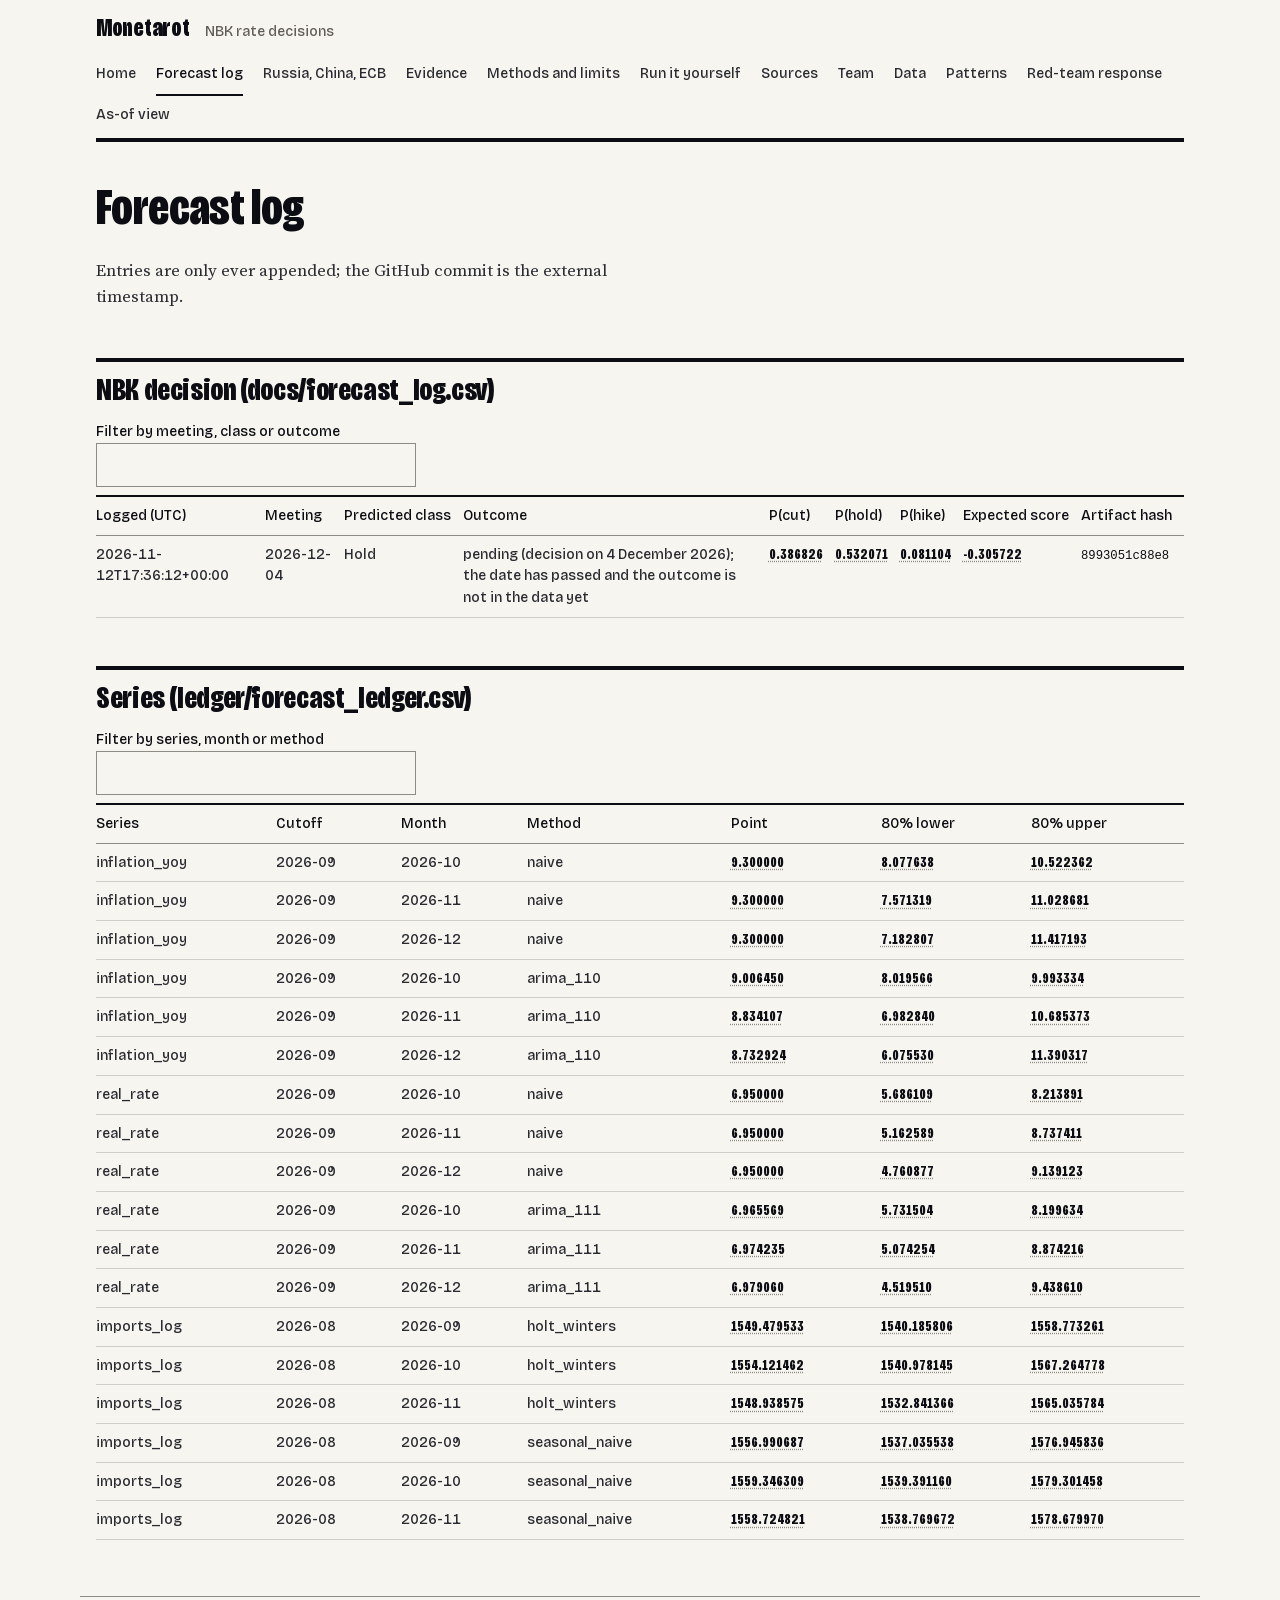
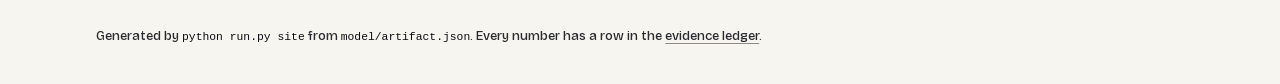
<file: site/forecasts.html>
<!doctype html>
<html lang="en"><head><meta charset="utf-8"><meta name="viewport" content="width=device-width, initial-scale=1">
<title>Forecast log · Monetarot</title><meta name="description" content="Append-only log of forecasts made before NBK decisions.">
<link rel="icon" href="data:,"><link rel="stylesheet" href="assets/style.css"></head>
<body><header><p class="brand"><span class="brand-name">Monetarot</span> <span class="brand-desc">NBK rate decisions</span></p><nav aria-label="Site sections"><a href="index.html">Home</a> <a href="forecasts.html" aria-current="page">Forecast log</a> <a href="corridor.html">Russia, China, ECB</a> <a href="evidence.html">Evidence</a> <a href="methods.html">Methods and limits</a> <a href="run.html">Run it yourself</a> <a href="sources.html">Sources</a> <a href="team.html">Team</a> <a href="data.html">Data</a> <a href="patterns.html">Patterns</a> <a href="redteam.html">Red-team response</a> <a href="asof.html">As-of view</a></nav></header>
<main><h1>Forecast log</h1><p>Entries are only ever appended; the GitHub commit is the external timestamp.</p><h2 id="log-nbk">NBK decision (docs/forecast_log.csv)</h2><div class="table-filter" hidden><label for="log-table-filter">Filter by meeting, class or outcome</label><input id="log-table-filter" type="search" data-filter="log-table" autocomplete="off"></div><div class="scroll"><table id="log-table" class="sortable"><thead><tr><th>Logged (UTC)</th><th>Meeting</th><th>Predicted class</th><th>Outcome</th><th>P(cut)</th><th>P(hold)</th><th>P(hike)</th><th>Expected score</th><th>Artifact hash</th></tr></thead><tbody><tr><td>2026-11-12T17:36:12+00:00</td><td>2026-12-04</td><td>Hold</td><td><span class="countdown" data-target="2026-12-04">pending (decision on 4 December 2026)</span></td><td><span class="num" data-ledger="forecast_log:0:p_decrease">0.386826</span></td><td><span class="num" data-ledger="forecast_log:0:p_hold">0.532071</span></td><td><span class="num" data-ledger="forecast_log:0:p_increase">0.081104</span></td><td><span class="num" data-ledger="forecast_log:0:expected_score">-0.305722</span></td><td><code>8993051c88e8</code></td></tr></tbody></table></div><h2 id="log-series">Series (ledger/forecast_ledger.csv)</h2><div class="table-filter" hidden><label for="series-table-filter">Filter by series, month or method</label><input id="series-table-filter" type="search" data-filter="series-table" autocomplete="off"></div><div class="scroll"><table id="series-table" class="sortable"><thead><tr><th>Series</th><th>Cutoff</th><th>Month</th><th>Method</th><th>Point</th><th>80% lower</th><th>80% upper</th></tr></thead><tbody><tr><td>inflation_yoy</td><td>2026-09</td><td>2026-10</td><td>naive</td><td><span class="num" data-ledger="forecast_ledger:0:point">9.300000</span></td><td><span class="num" data-ledger="forecast_ledger:0:lower_80">8.077638</span></td><td><span class="num" data-ledger="forecast_ledger:0:upper_80">10.522362</span></td></tr><tr><td>inflation_yoy</td><td>2026-09</td><td>2026-11</td><td>naive</td><td><span class="num" data-ledger="forecast_ledger:1:point">9.300000</span></td><td><span class="num" data-ledger="forecast_ledger:1:lower_80">7.571319</span></td><td><span class="num" data-ledger="forecast_ledger:1:upper_80">11.028681</span></td></tr><tr><td>inflation_yoy</td><td>2026-09</td><td>2026-12</td><td>naive</td><td><span class="num" data-ledger="forecast_ledger:2:point">9.300000</span></td><td><span class="num" data-ledger="forecast_ledger:2:lower_80">7.182807</span></td><td><span class="num" data-ledger="forecast_ledger:2:upper_80">11.417193</span></td></tr><tr><td>inflation_yoy</td><td>2026-09</td><td>2026-10</td><td>arima_110</td><td><span class="num" data-ledger="forecast_ledger:3:point">9.006450</span></td><td><span class="num" data-ledger="forecast_ledger:3:lower_80">8.019566</span></td><td><span class="num" data-ledger="forecast_ledger:3:upper_80">9.993334</span></td></tr><tr><td>inflation_yoy</td><td>2026-09</td><td>2026-11</td><td>arima_110</td><td><span class="num" data-ledger="forecast_ledger:4:point">8.834107</span></td><td><span class="num" data-ledger="forecast_ledger:4:lower_80">6.982840</span></td><td><span class="num" data-ledger="forecast_ledger:4:upper_80">10.685373</span></td></tr><tr><td>inflation_yoy</td><td>2026-09</td><td>2026-12</td><td>arima_110</td><td><span class="num" data-ledger="forecast_ledger:5:point">8.732924</span></td><td><span class="num" data-ledger="forecast_ledger:5:lower_80">6.075530</span></td><td><span class="num" data-ledger="forecast_ledger:5:upper_80">11.390317</span></td></tr><tr><td>real_rate</td><td>2026-09</td><td>2026-10</td><td>naive</td><td><span class="num" data-ledger="forecast_ledger:6:point">6.950000</span></td><td><span class="num" data-ledger="forecast_ledger:6:lower_80">5.686109</span></td><td><span class="num" data-ledger="forecast_ledger:6:upper_80">8.213891</span></td></tr><tr><td>real_rate</td><td>2026-09</td><td>2026-11</td><td>naive</td><td><span class="num" data-ledger="forecast_ledger:7:point">6.950000</span></td><td><span class="num" data-ledger="forecast_ledger:7:lower_80">5.162589</span></td><td><span class="num" data-ledger="forecast_ledger:7:upper_80">8.737411</span></td></tr><tr><td>real_rate</td><td>2026-09</td><td>2026-12</td><td>naive</td><td><span class="num" data-ledger="forecast_ledger:8:point">6.950000</span></td><td><span class="num" data-ledger="forecast_ledger:8:lower_80">4.760877</span></td><td><span class="num" data-ledger="forecast_ledger:8:upper_80">9.139123</span></td></tr><tr><td>real_rate</td><td>2026-09</td><td>2026-10</td><td>arima_111</td><td><span class="num" data-ledger="forecast_ledger:9:point">6.965569</span></td><td><span class="num" data-ledger="forecast_ledger:9:lower_80">5.731504</span></td><td><span class="num" data-ledger="forecast_ledger:9:upper_80">8.199634</span></td></tr><tr><td>real_rate</td><td>2026-09</td><td>2026-11</td><td>arima_111</td><td><span class="num" data-ledger="forecast_ledger:10:point">6.974235</span></td><td><span class="num" data-ledger="forecast_ledger:10:lower_80">5.074254</span></td><td><span class="num" data-ledger="forecast_ledger:10:upper_80">8.874216</span></td></tr><tr><td>real_rate</td><td>2026-09</td><td>2026-12</td><td>arima_111</td><td><span class="num" data-ledger="forecast_ledger:11:point">6.979060</span></td><td><span class="num" data-ledger="forecast_ledger:11:lower_80">4.519510</span></td><td><span class="num" data-ledger="forecast_ledger:11:upper_80">9.438610</span></td></tr><tr><td>imports_log</td><td>2026-08</td><td>2026-09</td><td>holt_winters</td><td><span class="num" data-ledger="forecast_ledger:12:point">1549.479533</span></td><td><span class="num" data-ledger="forecast_ledger:12:lower_80">1540.185806</span></td><td><span class="num" data-ledger="forecast_ledger:12:upper_80">1558.773261</span></td></tr><tr><td>imports_log</td><td>2026-08</td><td>2026-10</td><td>holt_winters</td><td><span class="num" data-ledger="forecast_ledger:13:point">1554.121462</span></td><td><span class="num" data-ledger="forecast_ledger:13:lower_80">1540.978145</span></td><td><span class="num" data-ledger="forecast_ledger:13:upper_80">1567.264778</span></td></tr><tr><td>imports_log</td><td>2026-08</td><td>2026-11</td><td>holt_winters</td><td><span class="num" data-ledger="forecast_ledger:14:point">1548.938575</span></td><td><span class="num" data-ledger="forecast_ledger:14:lower_80">1532.841366</span></td><td><span class="num" data-ledger="forecast_ledger:14:upper_80">1565.035784</span></td></tr><tr><td>imports_log</td><td>2026-08</td><td>2026-09</td><td>seasonal_naive</td><td><span class="num" data-ledger="forecast_ledger:15:point">1556.990687</span></td><td><span class="num" data-ledger="forecast_ledger:15:lower_80">1537.035538</span></td><td><span class="num" data-ledger="forecast_ledger:15:upper_80">1576.945836</span></td></tr><tr><td>imports_log</td><td>2026-08</td><td>2026-10</td><td>seasonal_naive</td><td><span class="num" data-ledger="forecast_ledger:16:point">1559.346309</span></td><td><span class="num" data-ledger="forecast_ledger:16:lower_80">1539.391160</span></td><td><span class="num" data-ledger="forecast_ledger:16:upper_80">1579.301458</span></td></tr><tr><td>imports_log</td><td>2026-08</td><td>2026-11</td><td>seasonal_naive</td><td><span class="num" data-ledger="forecast_ledger:17:point">1558.724821</span></td><td><span class="num" data-ledger="forecast_ledger:17:lower_80">1538.769672</span></td><td><span class="num" data-ledger="forecast_ledger:17:upper_80">1578.679970</span></td></tr></tbody></table></div>
<script src="assets/app.js"></script></main>
<footer><p>Generated by <code>python run.py site</code> from <code>model/artifact.json</code>. Every number has a row in the
<a href="data/evidence_ledger.csv">evidence ledger</a>.</p></footer></body></html>
</file>
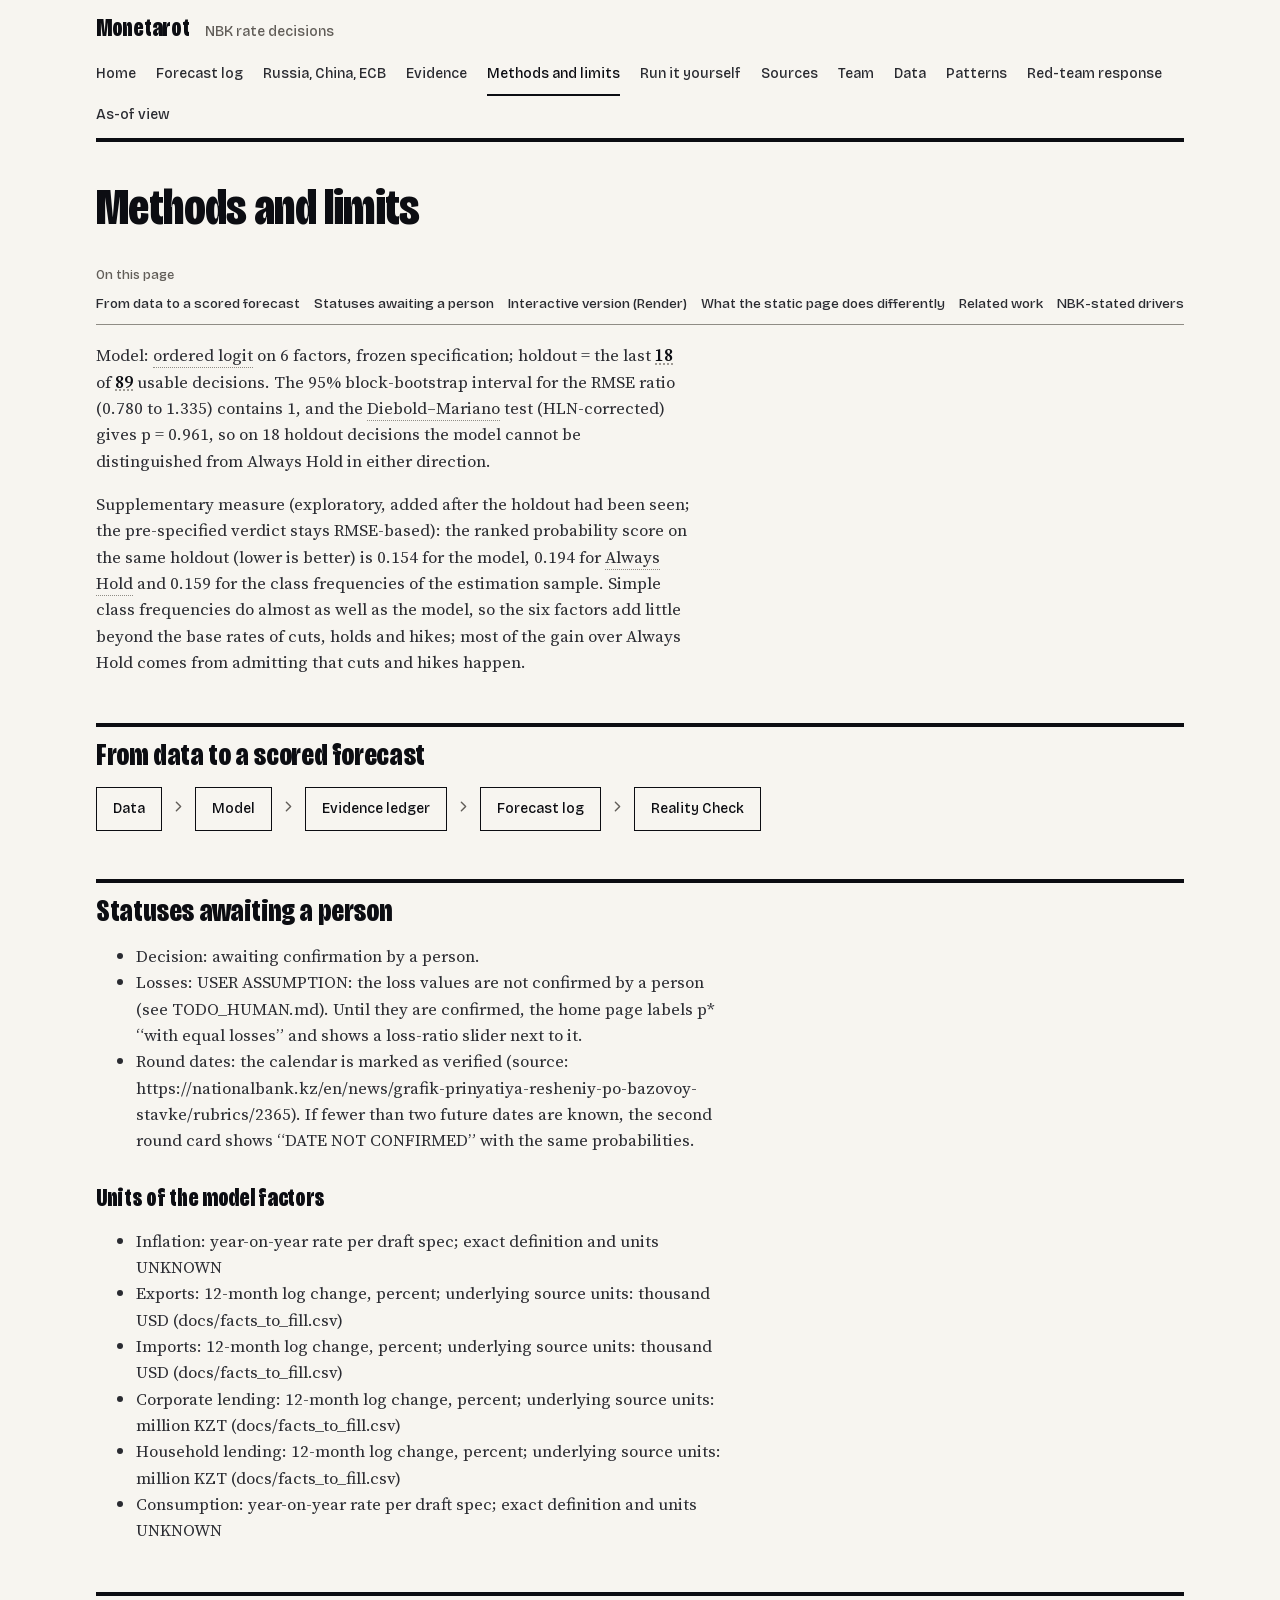
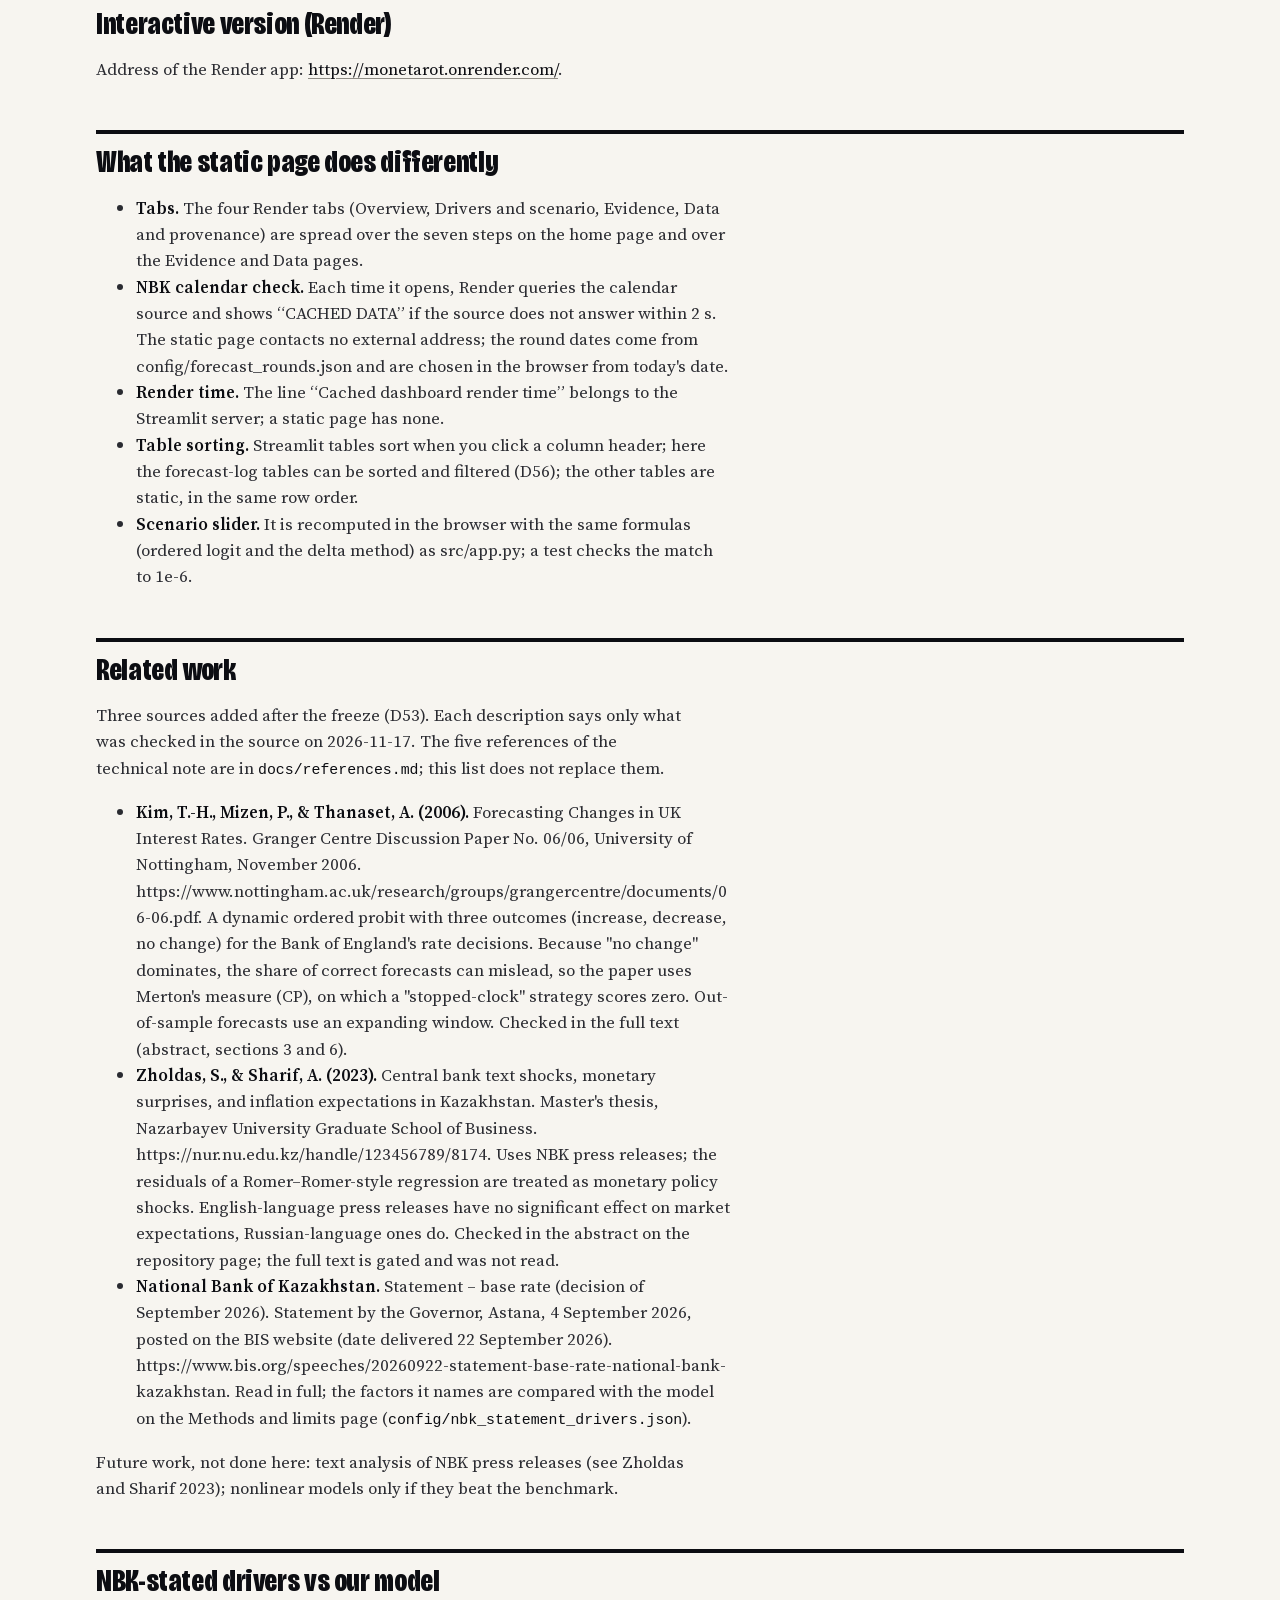
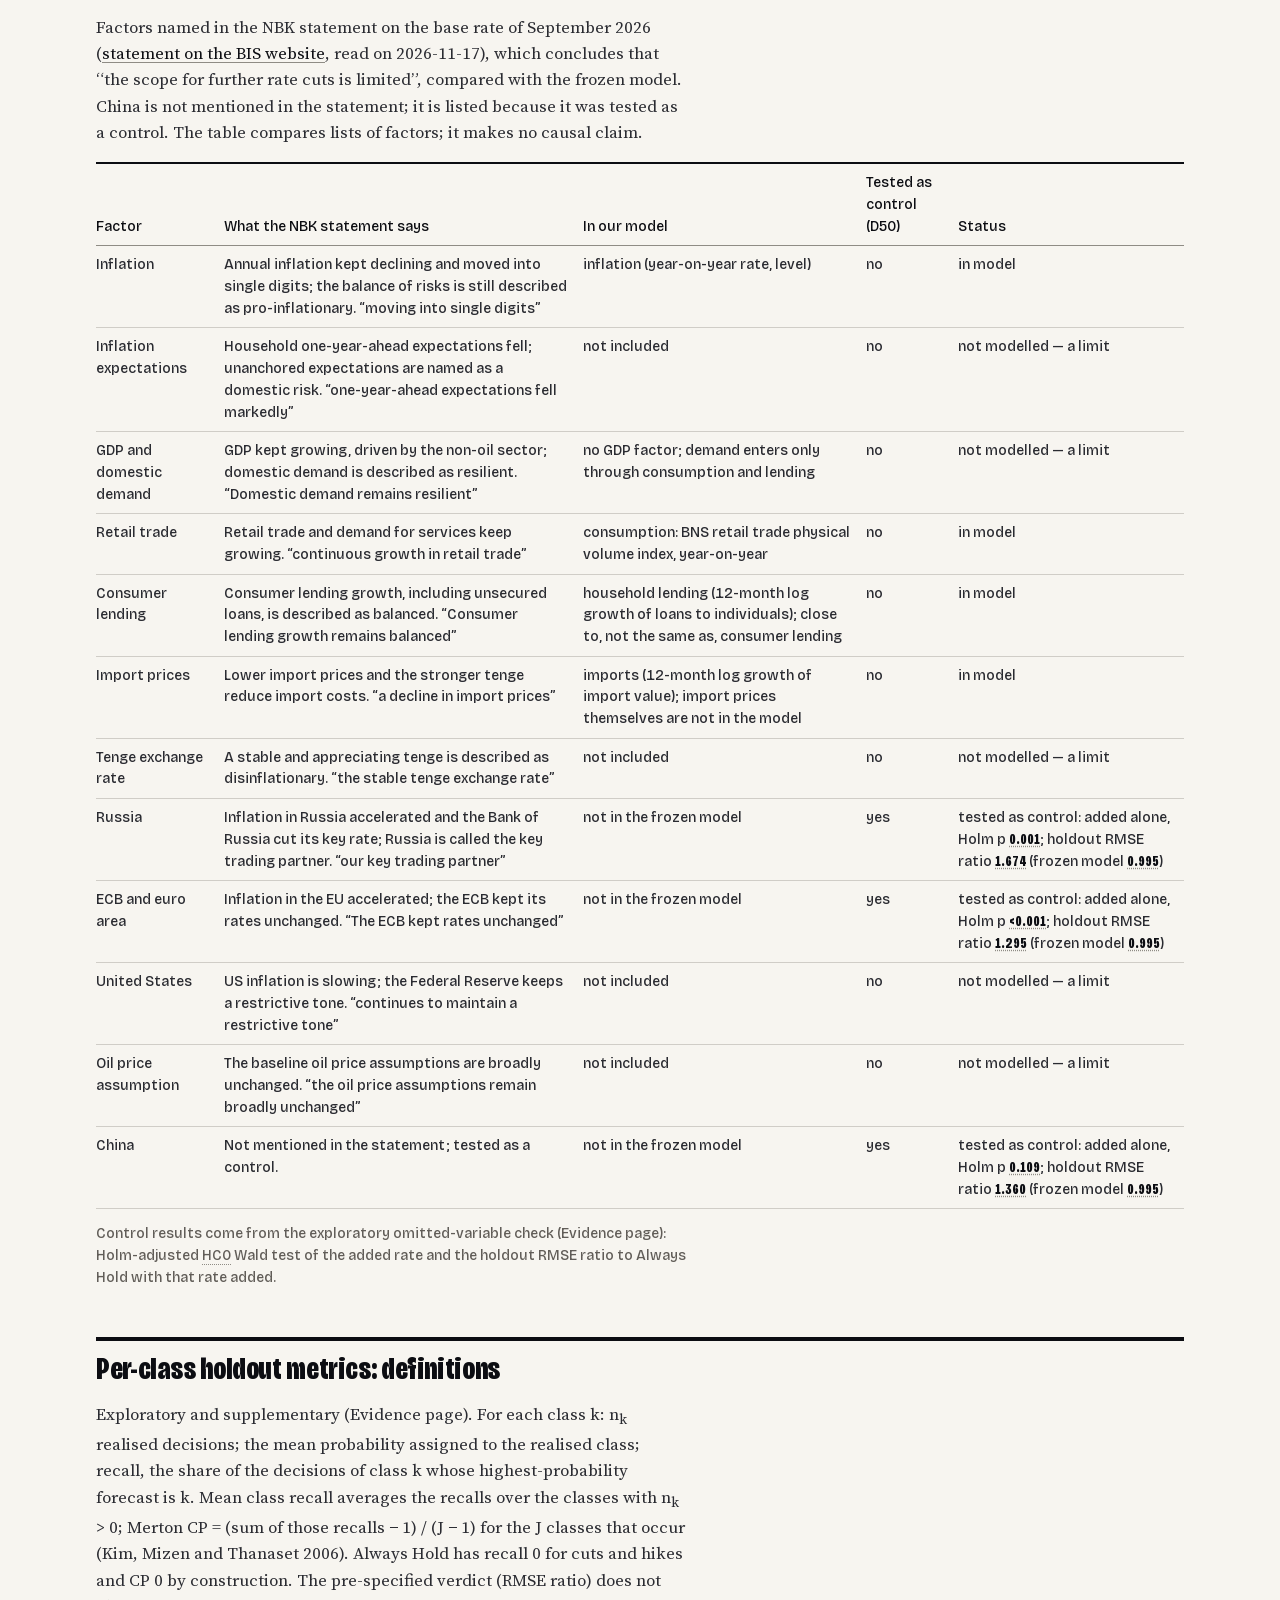
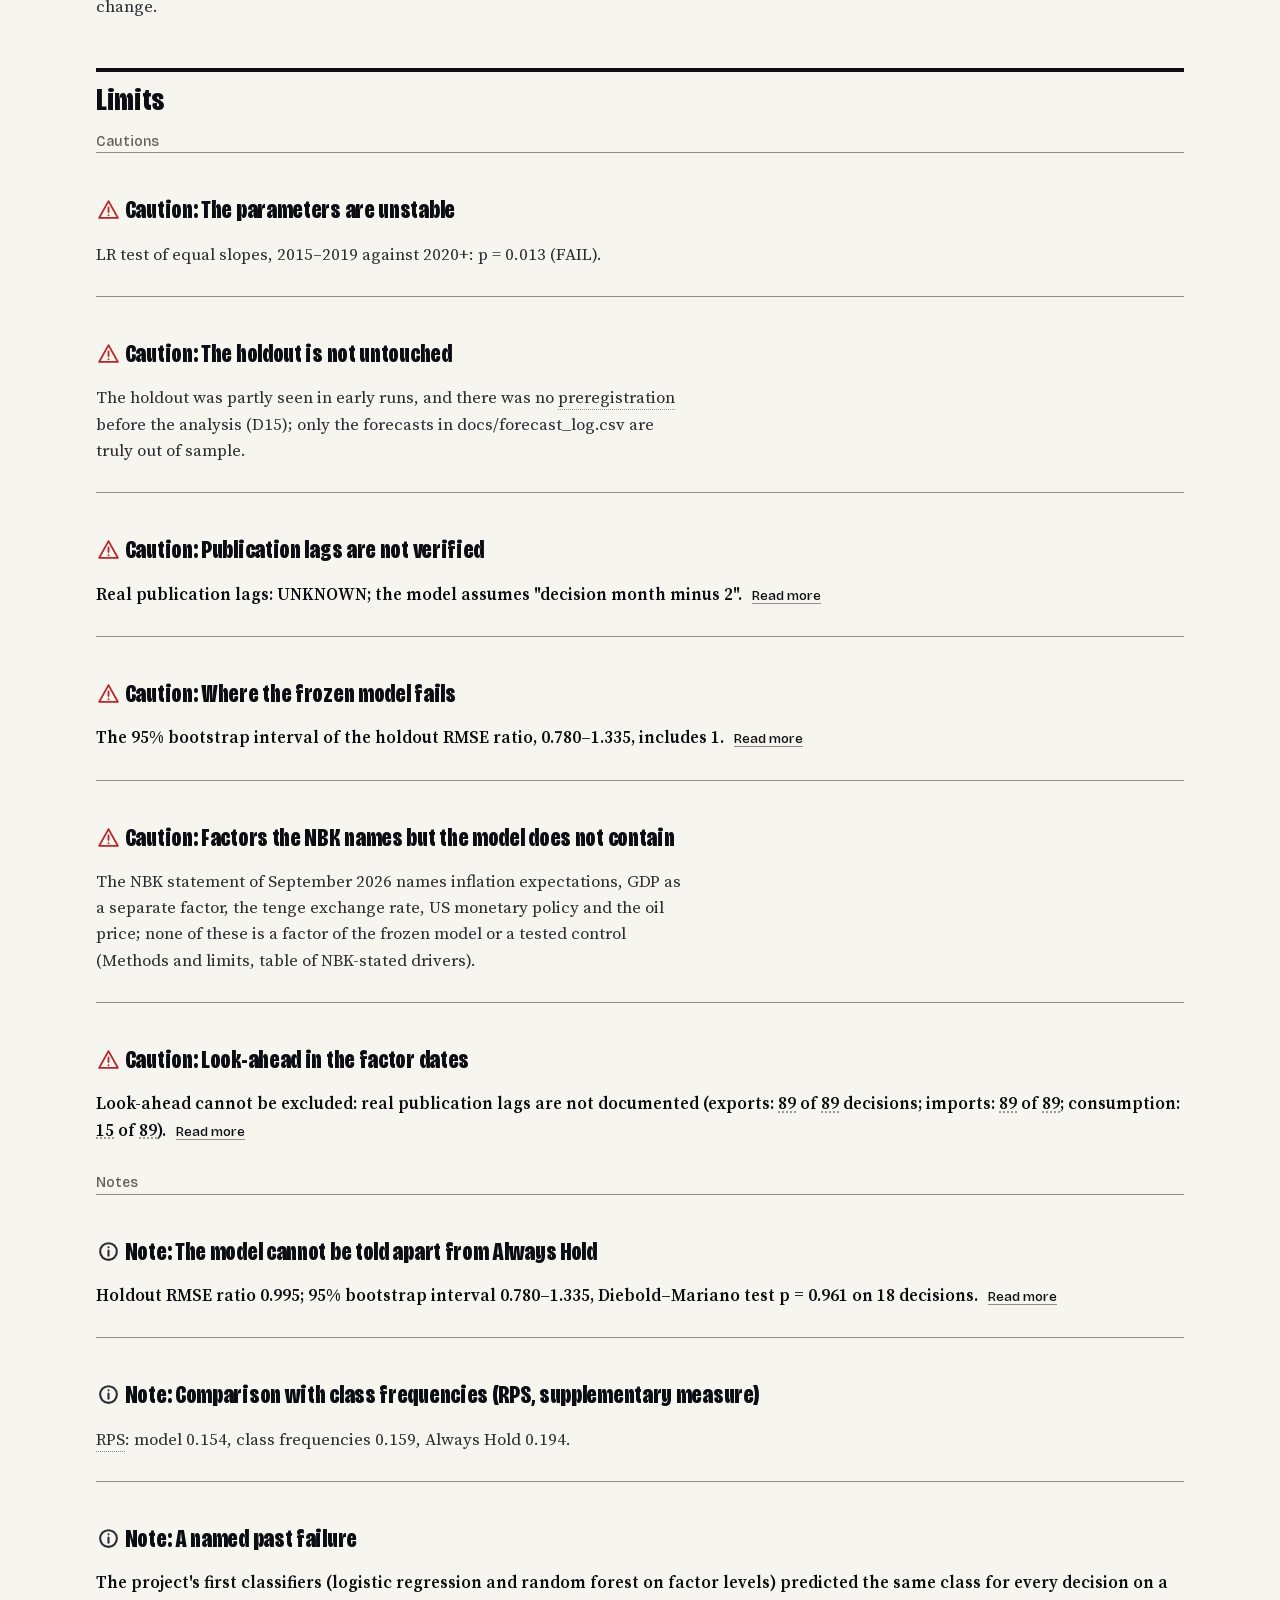
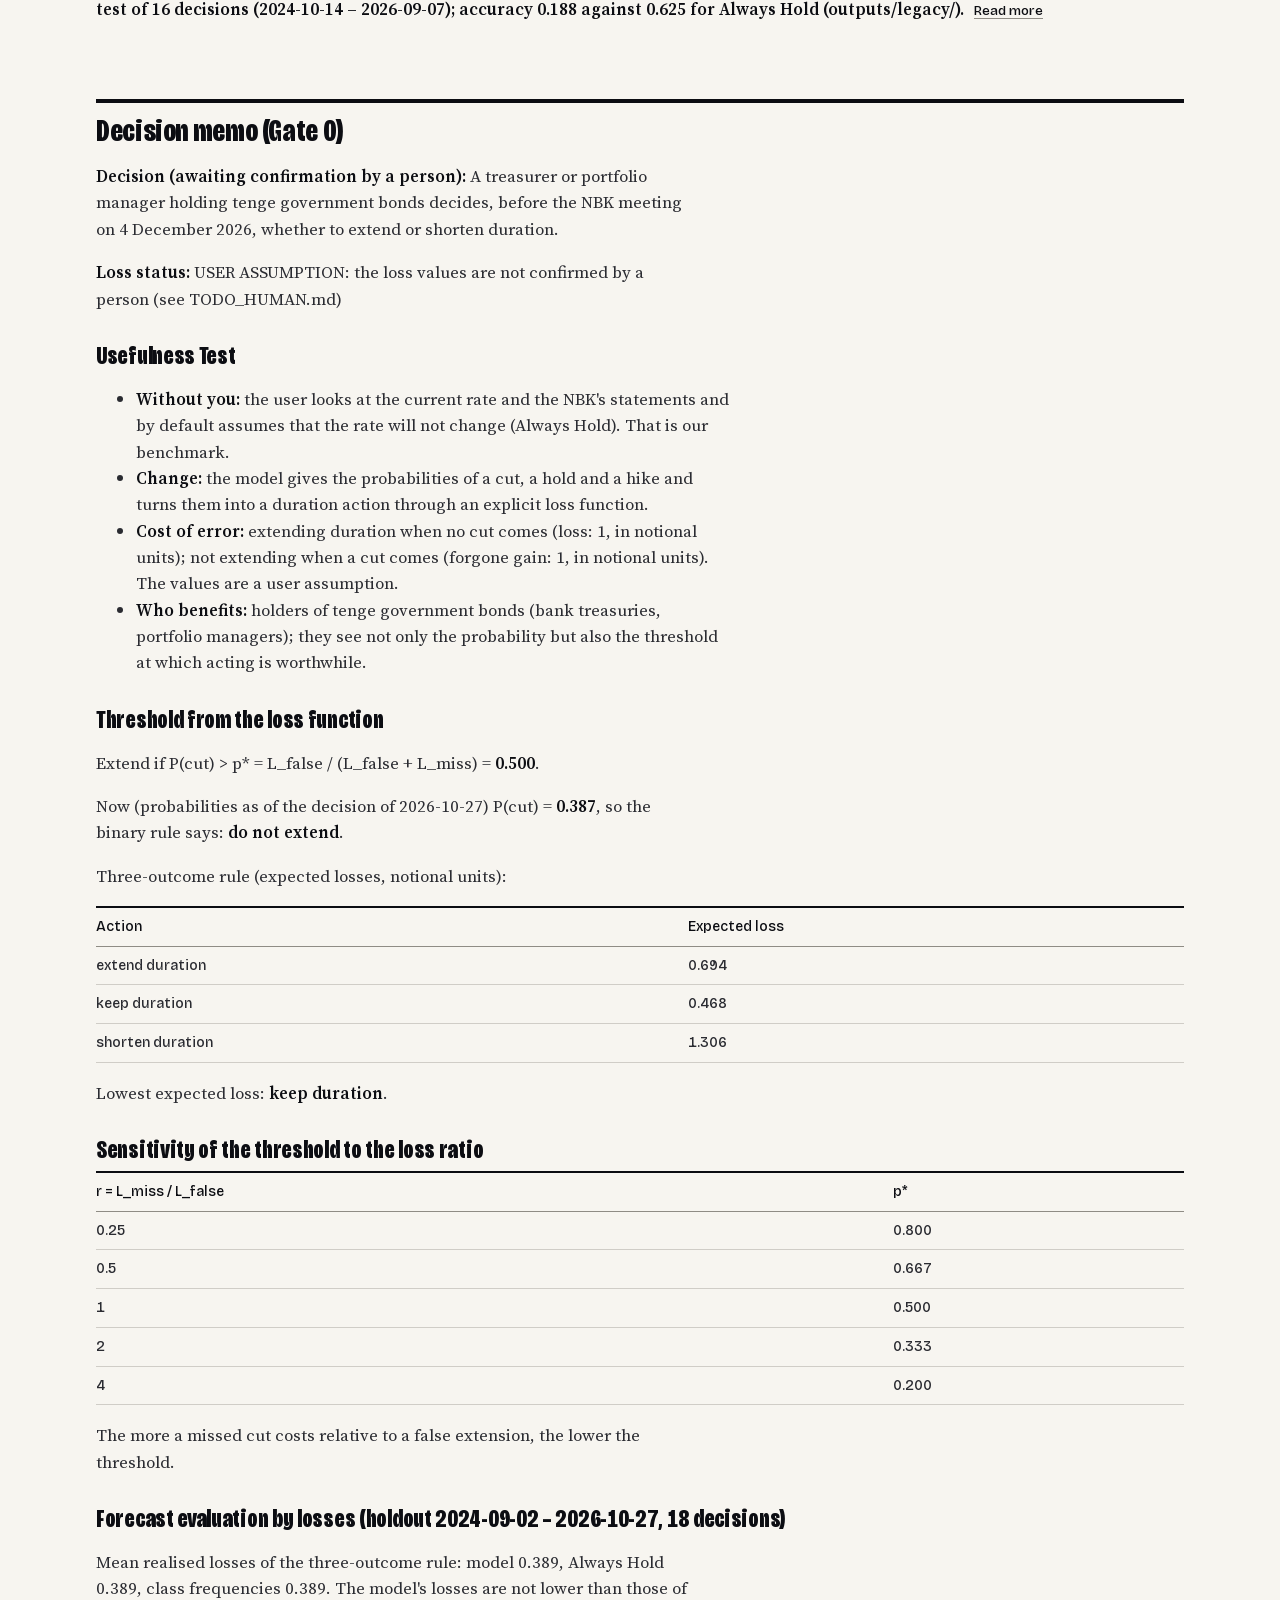
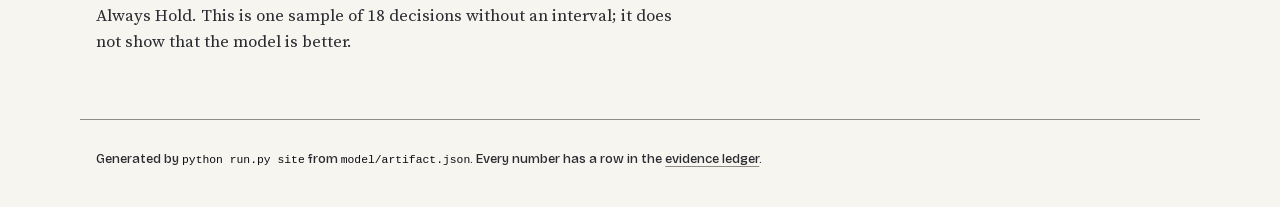
<file: site/methods.html>
<!doctype html>
<html lang="en"><head><meta charset="utf-8"><meta name="viewport" content="width=device-width, initial-scale=1">
<title>Methods and limits · Monetarot</title><meta name="description" content="Methods, limits, open statuses and the decision memo of the NBK decision model.">
<link rel="icon" href="data:,"><link rel="stylesheet" href="assets/style.css"></head>
<body><header><p class="brand"><span class="brand-name">Monetarot</span> <span class="brand-desc">NBK rate decisions</span></p><nav aria-label="Site sections"><a href="index.html">Home</a> <a href="forecasts.html">Forecast log</a> <a href="corridor.html">Russia, China, ECB</a> <a href="evidence.html">Evidence</a> <a href="methods.html" aria-current="page">Methods and limits</a> <a href="run.html">Run it yourself</a> <a href="sources.html">Sources</a> <a href="team.html">Team</a> <a href="data.html">Data</a> <a href="patterns.html">Patterns</a> <a href="redteam.html">Red-team response</a> <a href="asof.html">As-of view</a></nav></header>
<main><h1>Methods and limits</h1><nav class="onpage" aria-label="On this page"><p class="onpage-title">On this page</p><ul><li><a href="#pipeline">From data to a scored forecast</a></li><li><a href="#statuses">Statuses awaiting a person</a></li><li><a href="#render-app">Interactive version (Render)</a></li><li><a href="#static-limits">What the static page does differently</a></li><li><a href="#related-work">Related work</a></li><li><a href="#nbk-drivers">NBK-stated drivers vs our model</a></li><li><a href="#class-metric-definitions">Per-class holdout metrics: definitions</a></li><li><a href="#limits">Limits</a></li></ul></nav><p>Model: <span class="gloss" tabindex="0" aria-describedby="gloss-ordered-logit">ordered logit<span class="gloss-tip" role="tooltip" id="gloss-ordered-logit">A regression for ordered outcomes (cut, hold, hike) that gives a probability for each outcome.</span></span> on 6 factors, frozen specification; holdout = the last <span class="num" data-ledger="n:n_holdout">18</span> of <span class="num" data-ledger="n:n_usable">89</span> usable decisions. The 95% block-bootstrap interval for the RMSE ratio (0.780 to 1.335) contains 1, and the <span class="gloss" tabindex="0" aria-describedby="gloss-diebold-mariano">Diebold–Mariano<span class="gloss-tip" role="tooltip" id="gloss-diebold-mariano">A test of whether two forecasts have the same expected loss.</span></span> test (HLN-corrected) gives p = 0.961, so on 18 holdout decisions the model cannot be distinguished from Always Hold in either direction.</p><p>Supplementary measure (exploratory, added after the holdout had been seen; the pre-specified verdict stays RMSE-based): the ranked probability score on the same holdout (lower is better) is 0.154 for the model, 0.194 for <span class="gloss" tabindex="0" aria-describedby="gloss-always-hold">Always Hold<span class="gloss-tip" role="tooltip" id="gloss-always-hold">The benchmark that predicts no change in the base rate at every decision.</span></span> and 0.159 for the class frequencies of the estimation sample. Simple class frequencies do almost as well as the model, so the six factors add little beyond the base rates of cuts, holds and hikes; most of the gain over Always Hold comes from admitting that cuts and hikes happen.</p><h2 id="pipeline">From data to a scored forecast</h2><ol class="pipeline" aria-label="Pipeline stages"><li><button type="button" class="pipe-node" aria-expanded="true" aria-controls="pipe-data">Data</button></li><li><button type="button" class="pipe-node" aria-expanded="true" aria-controls="pipe-model">Model</button></li><li><button type="button" class="pipe-node" aria-expanded="true" aria-controls="pipe-ledger">Evidence ledger</button></li><li><button type="button" class="pipe-node" aria-expanded="true" aria-controls="pipe-log">Forecast log</button></li><li><button type="button" class="pipe-node" aria-expanded="true" aria-controls="pipe-reality">Reality Check</button></li></ol><div class="pipe-panels"><div class="pipe-panel" id="pipe-data"><p><strong>Data.</strong> Files to download (CSV, as in the repository) are on the <a href="data.html">Data</a> page. Source fields come from docs/facts_to_fill.csv via <code>python run.py facts</code>; usable decisions: <span class="num" data-ledger="n:n_usable">89</span>.</p></div><div class="pipe-panel" id="pipe-model"><p><strong>Model.</strong> Ordered logit on 6 factors, frozen specification; holdout = the last <span class="num" data-ledger="n:n_holdout">18</span> of <span class="num" data-ledger="n:n_usable">89</span> usable decisions.</p></div><div class="pipe-panel" id="pipe-ledger"><p><strong><span class="gloss" tabindex="0" aria-describedby="gloss-ledger">Evidence ledger<span class="gloss-tip" role="tooltip" id="gloss-ledger">The evidence ledger: one CSV row per number on the site, with its source, script and test.</span></span>.</strong> Every number has a row in the <a href="data/evidence_ledger.csv">evidence ledger</a>, for example the holdout RMSE ratio <span class="num" data-ledger="n:rmse_ratio">0.995</span>.</p></div><div class="pipe-panel" id="pipe-log"><p><strong>Forecast log.</strong> Entries are only ever appended; the GitHub commit is the external timestamp. Logged P(cut) for the next decision: <span class="num" data-ledger="forecast_log:0:p_decrease">0.386826</span> (<a href="forecasts.html">Forecast log</a>).</p></div><div class="pipe-panel" id="pipe-reality"><p><strong>Reality Check.</strong> Expected rate after the decision of 2026-12-04: <span class="num" data-ledger="reality_check:expected_rate">15.60</span>%, 80% range <span class="num" data-ledger="reality_check:interval_80/0">15.25</span>–<span class="num" data-ledger="reality_check:interval_80/1">15.75</span>%; Always Hold benchmark: <span class="num" data-ledger="reality_check:benchmark_always_hold">15.75</span>%.</p></div></div><h2 id="statuses">Statuses awaiting a person</h2><ul><li>Decision: awaiting confirmation by a person.</li><li>Losses: USER ASSUMPTION: the loss values are not confirmed by a person (see TODO_HUMAN.md). Until they are confirmed, the home page labels p* “with equal losses” and shows a loss-ratio slider next to it.</li><li>Round dates: the calendar is marked as verified (source: https://nationalbank.kz/en/news/grafik-prinyatiya-resheniy-po-bazovoy-stavke/rubrics/2365). If fewer than two future dates are known, the second round card shows “DATE NOT CONFIRMED” with the same probabilities.</li></ul><h3>Units of the model factors</h3><ul><li>Inflation: year-on-year rate per draft spec; exact definition and units UNKNOWN</li><li>Exports: 12-month log change, percent; underlying source units: thousand USD (docs/facts_to_fill.csv)</li><li>Imports: 12-month log change, percent; underlying source units: thousand USD (docs/facts_to_fill.csv)</li><li>Corporate lending: 12-month log change, percent; underlying source units: million KZT (docs/facts_to_fill.csv)</li><li>Household lending: 12-month log change, percent; underlying source units: million KZT (docs/facts_to_fill.csv)</li><li>Consumption: year-on-year rate per draft spec; exact definition and units UNKNOWN</li></ul><h2 id="render-app">Interactive version (Render)</h2><p>Address of the Render app: <a href="https://monetarot.onrender.com/">https://monetarot.onrender.com/</a>.</p><h2 id="static-limits">What the static page does differently</h2><ul><li><strong>Tabs.</strong> The four Render tabs (Overview, Drivers and scenario, Evidence, Data and provenance) are spread over the seven steps on the home page and over the Evidence and Data pages.</li><li><strong>NBK calendar check.</strong> Each time it opens, Render queries the calendar source and shows “CACHED DATA” if the source does not answer within 2 s. The static page contacts no external address; the round dates come from config/forecast_rounds.json and are chosen in the browser from today's date.</li><li><strong>Render time.</strong> The line “Cached dashboard render time” belongs to the Streamlit server; a static page has none.</li><li><strong>Table sorting.</strong> Streamlit tables sort when you click a column header; here the forecast-log tables can be sorted and filtered (D56); the other tables are static, in the same row order.</li><li><strong>Scenario slider.</strong> It is recomputed in the browser with the same formulas (ordered logit and the delta method) as src/app.py; a test checks the match to 1e-6.</li></ul><h2 id="related-work">Related work</h2><p>Three sources added after the freeze (D53). Each description says only what was checked in the source on 2026-11-17. The five references of the technical note are in <code>docs/references.md</code>; this list does not replace them.</p>
<ul><li><strong>Kim, T.-H., Mizen, P., &amp; Thanaset, A. (2006).</strong> Forecasting Changes in UK Interest Rates. Granger Centre Discussion Paper No. 06/06, University of Nottingham, November 2006. https://www.nottingham.ac.uk/research/groups/grangercentre/documents/06-06.pdf. A dynamic ordered probit with three outcomes (increase, decrease, no change) for the Bank of England&#x27;s rate decisions. Because &quot;no change&quot; dominates, the share of correct forecasts can mislead, so the paper uses Merton&#x27;s measure (CP), on which a &quot;stopped-clock&quot; strategy scores zero. Out-of-sample forecasts use an expanding window. Checked in the full text (abstract, sections 3 and 6).</li><li><strong>Zholdas, S., &amp; Sharif, A. (2023).</strong> Central bank text shocks, monetary surprises, and inflation expectations in Kazakhstan. Master&#x27;s thesis, Nazarbayev University Graduate School of Business. https://nur.nu.edu.kz/handle/123456789/8174. Uses NBK press releases; the residuals of a Romer–Romer-style regression are treated as monetary policy shocks. English-language press releases have no significant effect on market expectations, Russian-language ones do. Checked in the abstract on the repository page; the full text is gated and was not read.</li><li><strong>National Bank of Kazakhstan.</strong> Statement – base rate (decision of September 2026). Statement by the Governor, Astana, 4 September 2026, posted on the BIS website (date delivered 22 September 2026). https://www.bis.org/speeches/20260922-statement-base-rate-national-bank-kazakhstan. Read in full; the factors it names are compared with the model on the Methods and limits page (<code>config/nbk_statement_drivers.json</code>).</li></ul>
<p>Future work, not done here: text analysis of NBK press releases (see Zholdas and Sharif 2023); nonlinear models only if they beat the benchmark.</p><h2 id="nbk-drivers">NBK-stated drivers vs our model</h2><p>Factors named in the NBK statement on the base rate of September 2026 (<a href="https://www.bis.org/speeches/20260922-statement-base-rate-national-bank-kazakhstan">statement on the BIS website</a>, read on 2026-11-17), which concludes that “the scope for further rate cuts is limited”, compared with the frozen model. China is not mentioned in the statement; it is listed because it was tested as a control. The table compares lists of factors; it makes no causal claim.</p><div class="scroll"><table id="drivers-table"><thead><tr><th>Factor</th><th>What the NBK statement says</th><th>In our model</th><th>Tested as control (D50)</th><th>Status</th></tr></thead><tbody><tr><td>Inflation</td><td>Annual inflation kept declining and moved into single digits; the balance of risks is still described as pro-inflationary. “moving into single digits”</td><td>inflation (year-on-year rate, level)</td><td>no</td><td>in model</td></tr><tr><td>Inflation expectations</td><td>Household one-year-ahead expectations fell; unanchored expectations are named as a domestic risk. “one-year-ahead expectations fell markedly”</td><td>not included</td><td>no</td><td>not modelled — a limit</td></tr><tr><td>GDP and domestic demand</td><td>GDP kept growing, driven by the non-oil sector; domestic demand is described as resilient. “Domestic demand remains resilient”</td><td>no GDP factor; demand enters only through consumption and lending</td><td>no</td><td>not modelled — a limit</td></tr><tr><td>Retail trade</td><td>Retail trade and demand for services keep growing. “continuous growth in retail trade”</td><td>consumption: BNS retail trade physical volume index, year-on-year</td><td>no</td><td>in model</td></tr><tr><td>Consumer lending</td><td>Consumer lending growth, including unsecured loans, is described as balanced. “Consumer lending growth remains balanced”</td><td>household lending (12-month log growth of loans to individuals); close to, not the same as, consumer lending</td><td>no</td><td>in model</td></tr><tr><td>Import prices</td><td>Lower import prices and the stronger tenge reduce import costs. “a decline in import prices”</td><td>imports (12-month log growth of import value); import prices themselves are not in the model</td><td>no</td><td>in model</td></tr><tr><td>Tenge exchange rate</td><td>A stable and appreciating tenge is described as disinflationary. “the stable tenge exchange rate”</td><td>not included</td><td>no</td><td>not modelled — a limit</td></tr><tr><td>Russia</td><td>Inflation in Russia accelerated and the Bank of Russia cut its key rate; Russia is called the key trading partner. “our key trading partner”</td><td>not in the frozen model</td><td>yes</td><td>tested as control: added alone, Holm p <span class="num" data-ledger="ovb:specifications/plus_ru_key_rate/wald_hc0/p_value_holm">0.001</span>; holdout RMSE ratio <span class="num" data-ledger="ovb:specifications/plus_ru_key_rate/holdout/rmse_ratio_to_always_hold">1.674</span> (frozen model <span class="num" data-ledger="ovb:specifications/frozen/holdout/rmse_ratio_to_always_hold">0.995</span>)</td></tr><tr><td>ECB and euro area</td><td>Inflation in the EU accelerated; the ECB kept its rates unchanged. “The ECB kept rates unchanged”</td><td>not in the frozen model</td><td>yes</td><td>tested as control: added alone, Holm p <span class="num" data-ledger="ovb:specifications/plus_ecb_deposit_rate/wald_hc0/p_value_holm">&lt;0.001</span>; holdout RMSE ratio <span class="num" data-ledger="ovb:specifications/plus_ecb_deposit_rate/holdout/rmse_ratio_to_always_hold">1.295</span> (frozen model <span class="num" data-ledger="ovb:specifications/frozen/holdout/rmse_ratio_to_always_hold">0.995</span>)</td></tr><tr><td>United States</td><td>US inflation is slowing; the Federal Reserve keeps a restrictive tone. “continues to maintain a restrictive tone”</td><td>not included</td><td>no</td><td>not modelled — a limit</td></tr><tr><td>Oil price assumption</td><td>The baseline oil price assumptions are broadly unchanged. “the oil price assumptions remain broadly unchanged”</td><td>not included</td><td>no</td><td>not modelled — a limit</td></tr><tr><td>China</td><td>Not mentioned in the statement; tested as a control.</td><td>not in the frozen model</td><td>yes</td><td>tested as control: added alone, Holm p <span class="num" data-ledger="ovb:specifications/plus_cn_policy_rate/wald_hc0/p_value_holm">0.109</span>; holdout RMSE ratio <span class="num" data-ledger="ovb:specifications/plus_cn_policy_rate/holdout/rmse_ratio_to_always_hold">1.360</span> (frozen model <span class="num" data-ledger="ovb:specifications/frozen/holdout/rmse_ratio_to_always_hold">0.995</span>)</td></tr></tbody></table></div><p class="caption">Control results come from the exploratory omitted-variable check (Evidence page): Holm-adjusted <span class="gloss" tabindex="0" aria-describedby="gloss-hc0">HC0<span class="gloss-tip" role="tooltip" id="gloss-hc0">White&#x27;s heteroskedasticity-consistent standard errors, which do not assume equal error variance.</span></span> Wald test of the added rate and the holdout RMSE ratio to Always Hold with that rate added.</p><h2 id="class-metric-definitions">Per-class holdout metrics: definitions</h2><p>Exploratory and supplementary (Evidence page). For each class k: n<sub>k</sub> realised decisions; the mean probability assigned to the realised class; recall, the share of the decisions of class k whose highest-probability forecast is k. Mean class recall averages the recalls over the classes with n<sub>k</sub> &gt; 0; Merton CP = (sum of those recalls − 1) / (J − 1) for the J classes that occur (Kim, Mizen and Thanaset 2006). Always Hold has recall 0 for cuts and hikes and CP 0 by construction. The pre-specified verdict (RMSE ratio) does not change.</p><h2 id="limits">Limits</h2><div class="limit-group"><p class="m-label">Cautions</p><article class="limit-card limit-caution"><h3><span class="sev sev-caution" aria-hidden="true"></span> <span class="sev-word">Caution:</span> The parameters are unstable</h3><p>LR test of equal slopes, 2015–2019 against 2020+: p = 0.013 (FAIL).</p></article><article class="limit-card limit-caution"><h3><span class="sev sev-caution" aria-hidden="true"></span> <span class="sev-word">Caution:</span> The holdout is not untouched</h3><p>The holdout was partly seen in early runs, and there was no <span class="gloss" tabindex="0" aria-describedby="gloss-prereg">preregistration<span class="gloss-tip" role="tooltip" id="gloss-prereg">The preregistration: target, method and scoring rule, frozen before the outcome is known.</span></span> before the analysis (D15); only the forecasts in docs/forecast_log.csv are truly out of sample.</p></article><article class="limit-card limit-caution"><h3><span class="sev sev-caution" aria-hidden="true"></span> <span class="sev-word">Caution:</span> Publication lags are not verified</h3><p class="read-card"><span class="card-head">Real publication lags: UNKNOWN; the model assumes &quot;decision month minus 2&quot;.</span> <span class="card-rest">There are no data vintages, so the series backtests use revised data.</span></p></article><article class="limit-card limit-caution"><h3><span class="sev sev-caution" aria-hidden="true"></span> <span class="sev-word">Caution:</span> Where the frozen model fails</h3><p class="read-card"><span class="card-head">The 95% bootstrap interval of the holdout RMSE ratio, 0.780–1.335, includes 1.</span> <span class="card-rest">The LR test of equal slopes in 2015–2019 and 2020+ gives p = 0.013. 18 of 18 holdout policy pressure scores are below zero (the model gives a cut a higher probability than a hike at those decisions).</span></p></article><article class="limit-card limit-caution"><h3><span class="sev sev-caution" aria-hidden="true"></span> <span class="sev-word">Caution:</span> Factors the NBK names but the model does not contain</h3><p>The NBK statement of September 2026 names inflation expectations, GDP as a separate factor, the tenge exchange rate, US monetary policy and the oil price; none of these is a factor of the frozen model or a tested control (Methods and limits, table of NBK-stated drivers).</p></article><article class="limit-card limit-caution"><h3><span class="sev sev-caution" aria-hidden="true"></span> <span class="sev-word">Caution:</span> Look-ahead in the factor dates</h3><p class="read-card"><span class="card-head">Look-ahead cannot be excluded: real publication lags are not documented (exports: <span class="num" data-ledger="lookahead:exports">89</span> of <span class="num" data-ledger="n:n_usable">89</span> decisions; imports: <span class="num" data-ledger="lookahead:imports">89</span> of <span class="num" data-ledger="n:n_usable">89</span>; consumption: <span class="num" data-ledger="lookahead:consumption">15</span> of <span class="num" data-ledger="n:n_usable">89</span>).</span> <span class="card-rest">Details: <a href="evidence.html#ev-limitations">Evidence → Limitations</a>.</span></p></article></div><div class="limit-group"><p class="m-label">Notes</p><article class="limit-card limit-note"><h3><span class="sev sev-note" aria-hidden="true"></span> <span class="sev-word">Note:</span> The model cannot be told apart from Always Hold</h3><p class="read-card"><span class="card-head">Holdout RMSE ratio 0.995; 95% bootstrap interval 0.780–1.335, Diebold–Mariano test p = 0.961 on 18 decisions.</span> <span class="card-rest">The rule&#x27;s label changed after one new decision: Effect of the data update (OLD = git tag before-data-update-2026-09-07, NEW = current files): usable decisions 88 → 89; estimation sample 70 → 71 decisions (ending 2024-06-03 → 2024-07-15); holdout 18 → 18 decisions (2024-07-15–2026-09-07 → 2024-09-02–2026-10-27). The holdout RMSE ratio changed from 1.002 to 0.995, so the pre-specified rule&#x27;s label changed from &quot;does not meet the pre-specified criterion (RMSE ratio not below 1)&quot; to &quot;meets the pre-specified criterion (RMSE ratio below 1)&quot;. 95% bootstrap intervals: OLD 0.828 to 1.230, NEW 0.780 to 1.335; both ratios lie inside both intervals, so the change does not show that the model forecasts better or worse than before.</span></p></article><article class="limit-card limit-note"><h3><span class="sev sev-note" aria-hidden="true"></span> <span class="sev-word">Note:</span> Comparison with class frequencies (RPS, supplementary measure)</h3><p><span class="gloss" tabindex="0" aria-describedby="gloss-rps">RPS<span class="gloss-tip" role="tooltip" id="gloss-rps">Ranked probability score: squared error of the cumulative class probabilities; lower is better.</span></span>: model 0.154, class frequencies 0.159, Always Hold 0.194.</p></article><article class="limit-card limit-note"><h3><span class="sev sev-note" aria-hidden="true"></span> <span class="sev-word">Note:</span> A named past failure</h3><p class="read-card"><span class="card-head">The project&#x27;s first classifiers (logistic regression and random forest on factor levels) predicted the same class for every decision on a test of 16 decisions (2024-10-14 – 2026-09-07); accuracy 0.188 against 0.625 for Always Hold (outputs/legacy/).</span> <span class="card-rest">Lesson: a model without a benchmark and without a check on trending factor levels looks as if it works until it is compared with &quot;nothing changes&quot;.</span></p></article></div><h2>Decision memo (Gate 0)</h2>
<p><strong>Decision (awaiting confirmation by a person):</strong> A treasurer or portfolio manager holding tenge government bonds decides, before the NBK meeting on 4 December 2026, whether to extend or shorten duration.</p>
<p><strong>Loss status:</strong> USER ASSUMPTION: the loss values are not confirmed by a person (see TODO_HUMAN.md)</p>
<h3>Usefulness Test</h3>
<ul><li><strong>Without you:</strong> the user looks at the current rate and the NBK&#x27;s statements and by default assumes that the rate will not change (Always Hold). That is our benchmark.</li><li><strong>Change:</strong> the model gives the probabilities of a cut, a hold and a hike and turns them into a duration action through an explicit loss function.</li><li><strong>Cost of error:</strong> extending duration when no cut comes (loss: 1, in notional units); not extending when a cut comes (forgone gain: 1, in notional units). The values are a user assumption.</li><li><strong>Who benefits:</strong> holders of tenge government bonds (bank treasuries, portfolio managers); they see not only the probability but also the threshold at which acting is worthwhile.</li></ul>
<h3>Threshold from the loss function</h3>
<p>Extend if P(cut) &gt; p* = L_false / (L_false + L_miss) = <strong>0.500</strong>.</p>
<p>Now (probabilities as of the decision of 2026-10-27) P(cut) = <strong>0.387</strong>, so the binary rule says: <strong>do not extend</strong>.</p>
<p>Three-outcome rule (expected losses, notional units):</p>
<div class="scroll"><table><thead><tr><th>Action</th><th>Expected loss</th></tr></thead><tbody><tr><td>extend duration</td><td>0.694</td></tr><tr><td>keep duration</td><td>0.468</td></tr><tr><td>shorten duration</td><td>1.306</td></tr></tbody></table></div>
<p>Lowest expected loss: <strong>keep duration</strong>.</p>
<h3>Sensitivity of the threshold to the loss ratio</h3>
<div class="scroll"><table><thead><tr><th>r = L_miss / L_false</th><th>p*</th></tr></thead><tbody><tr><td>0.25</td><td>0.800</td></tr><tr><td>0.5</td><td>0.667</td></tr><tr><td>1</td><td>0.500</td></tr><tr><td>2</td><td>0.333</td></tr><tr><td>4</td><td>0.200</td></tr></tbody></table></div>
<p>The more a missed cut costs relative to a false extension, the lower the threshold.</p>
<h3>Forecast evaluation by losses (holdout 2024-09-02 – 2026-10-27, 18 decisions)</h3>
<p>Mean realised losses of the three-outcome rule: model 0.389, Always Hold 0.389, class frequencies 0.389. The model&#x27;s losses are not lower than those of Always Hold. This is one sample of 18 decisions without an interval; it does not show that the model is better.</p>
<script src="assets/app.js"></script></main>
<footer><p>Generated by <code>python run.py site</code> from <code>model/artifact.json</code>. Every number has a row in the
<a href="data/evidence_ledger.csv">evidence ledger</a>.</p></footer></body></html>
</file>
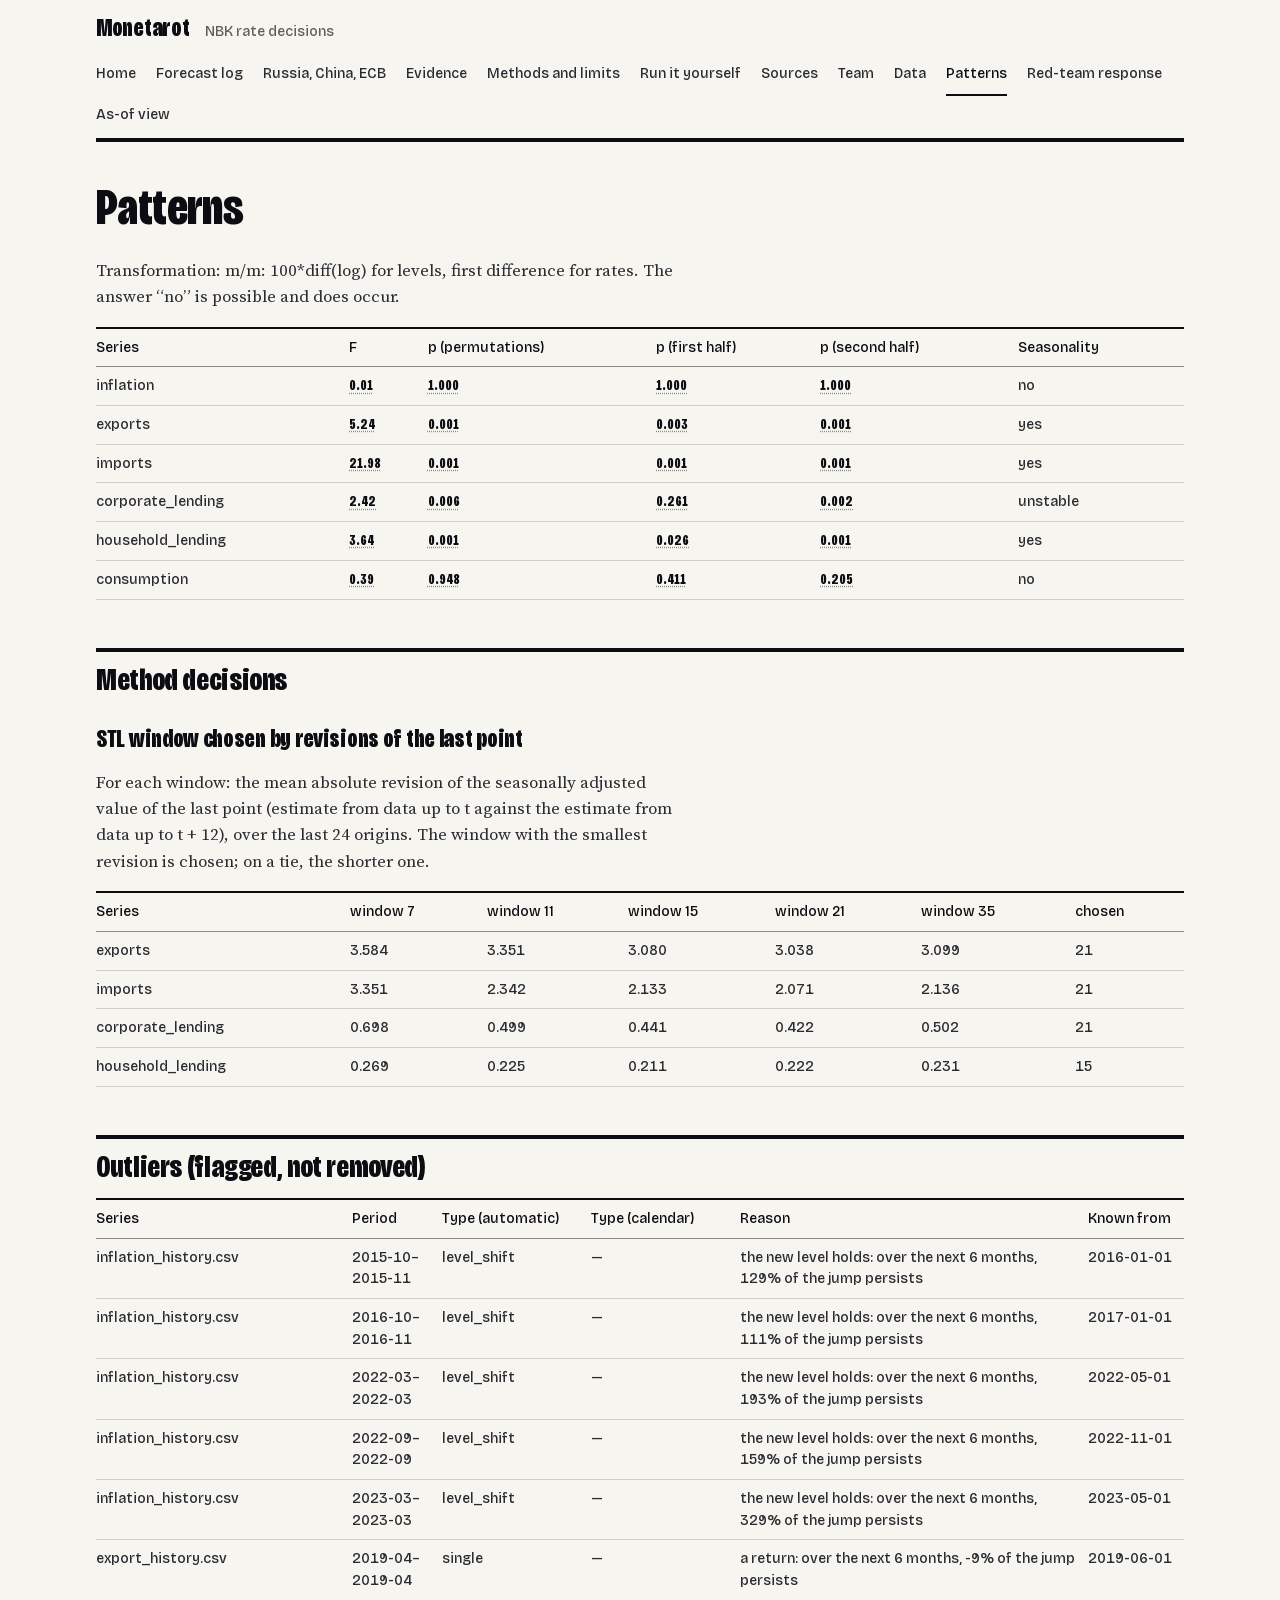
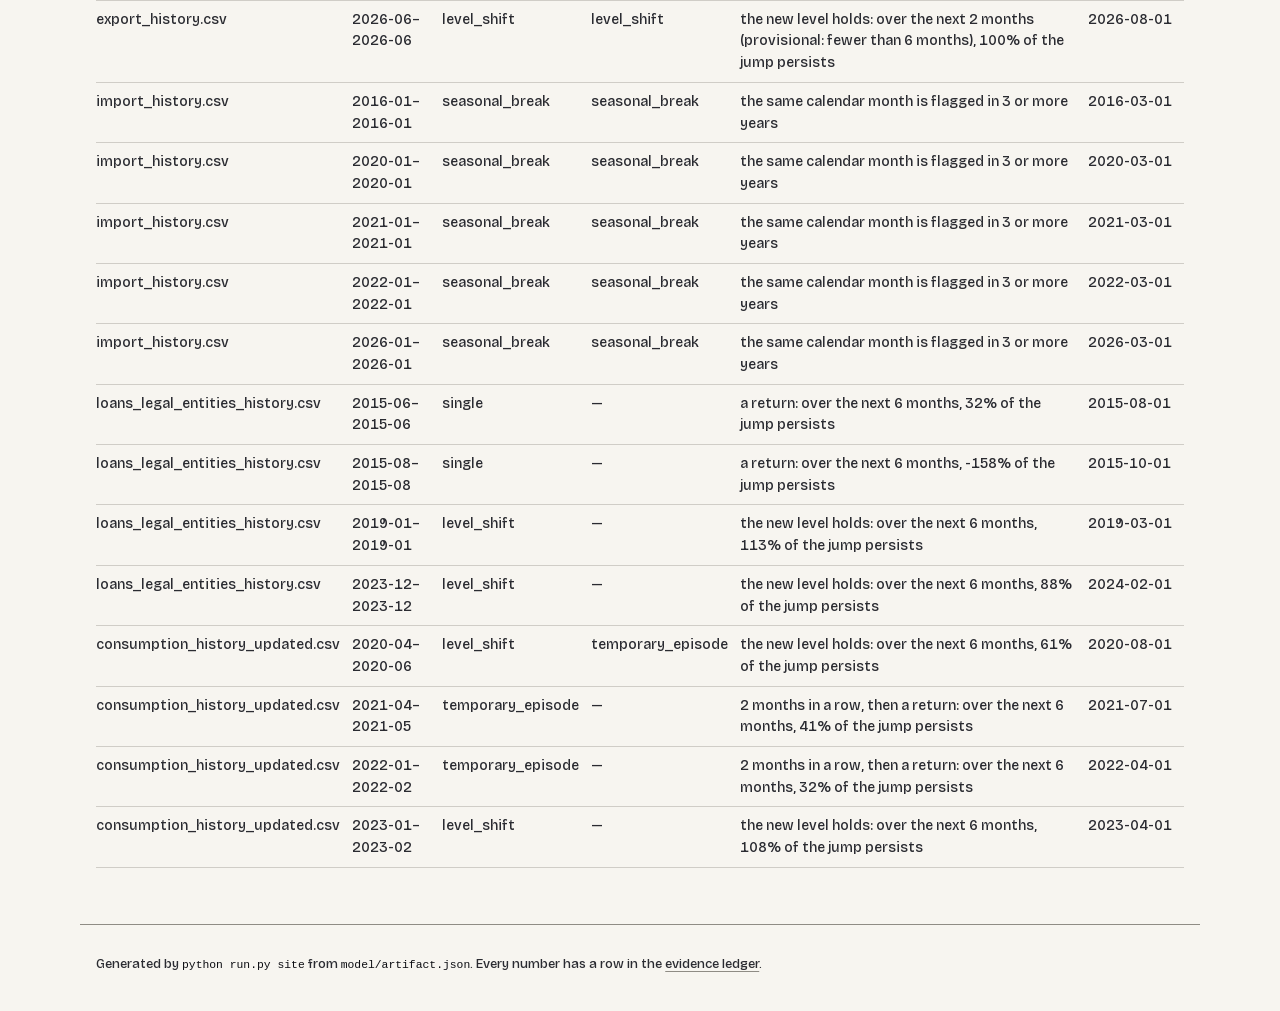
<file: site/patterns.html>
<!doctype html>
<html lang="en"><head><meta charset="utf-8"><meta name="viewport" content="width=device-width, initial-scale=1">
<title>Patterns · Monetarot</title><meta name="description" content="Seasonality tests, STL window choice and flagged outliers.">
<link rel="icon" href="data:,"><link rel="stylesheet" href="assets/style.css"></head>
<body><header><p class="brand"><span class="brand-name">Monetarot</span> <span class="brand-desc">NBK rate decisions</span></p><nav aria-label="Site sections"><a href="index.html">Home</a> <a href="forecasts.html">Forecast log</a> <a href="corridor.html">Russia, China, ECB</a> <a href="evidence.html">Evidence</a> <a href="methods.html">Methods and limits</a> <a href="run.html">Run it yourself</a> <a href="sources.html">Sources</a> <a href="team.html">Team</a> <a href="data.html">Data</a> <a href="patterns.html" aria-current="page">Patterns</a> <a href="redteam.html">Red-team response</a> <a href="asof.html">As-of view</a></nav></header>
<main><h1>Patterns</h1><p>Transformation: m/m: 100*diff(log) for levels, first difference for rates. The answer “no” is possible and does occur.</p><div class="scroll"><table><thead><tr><th>Series</th><th>F</th><th>p (permutations)</th><th>p (first half)</th><th>p (second half)</th><th>Seasonality</th></tr></thead><tbody><tr><td>inflation</td><td><span class="num" data-ledger="patterns:seasonality/inflation/F">0.01</span></td><td><span class="num" data-ledger="patterns:seasonality/inflation/p_permutation">1.000</span></td><td><span class="num" data-ledger="patterns:seasonality/inflation/p_first_half">1.000</span></td><td><span class="num" data-ledger="patterns:seasonality/inflation/p_second_half">1.000</span></td><td>no</td></tr><tr><td>exports</td><td><span class="num" data-ledger="patterns:seasonality/exports/F">5.24</span></td><td><span class="num" data-ledger="patterns:seasonality/exports/p_permutation">0.001</span></td><td><span class="num" data-ledger="patterns:seasonality/exports/p_first_half">0.003</span></td><td><span class="num" data-ledger="patterns:seasonality/exports/p_second_half">0.001</span></td><td>yes</td></tr><tr><td>imports</td><td><span class="num" data-ledger="patterns:seasonality/imports/F">21.98</span></td><td><span class="num" data-ledger="patterns:seasonality/imports/p_permutation">0.001</span></td><td><span class="num" data-ledger="patterns:seasonality/imports/p_first_half">0.001</span></td><td><span class="num" data-ledger="patterns:seasonality/imports/p_second_half">0.001</span></td><td>yes</td></tr><tr><td>corporate_lending</td><td><span class="num" data-ledger="patterns:seasonality/corporate_lending/F">2.42</span></td><td><span class="num" data-ledger="patterns:seasonality/corporate_lending/p_permutation">0.006</span></td><td><span class="num" data-ledger="patterns:seasonality/corporate_lending/p_first_half">0.261</span></td><td><span class="num" data-ledger="patterns:seasonality/corporate_lending/p_second_half">0.002</span></td><td>unstable</td></tr><tr><td>household_lending</td><td><span class="num" data-ledger="patterns:seasonality/household_lending/F">3.64</span></td><td><span class="num" data-ledger="patterns:seasonality/household_lending/p_permutation">0.001</span></td><td><span class="num" data-ledger="patterns:seasonality/household_lending/p_first_half">0.026</span></td><td><span class="num" data-ledger="patterns:seasonality/household_lending/p_second_half">0.001</span></td><td>yes</td></tr><tr><td>consumption</td><td><span class="num" data-ledger="patterns:seasonality/consumption/F">0.39</span></td><td><span class="num" data-ledger="patterns:seasonality/consumption/p_permutation">0.948</span></td><td><span class="num" data-ledger="patterns:seasonality/consumption/p_first_half">0.411</span></td><td><span class="num" data-ledger="patterns:seasonality/consumption/p_second_half">0.205</span></td><td>no</td></tr></tbody></table></div><h2>Method decisions</h2>
<h3>STL window chosen by revisions of the last point</h3>
<p>For each window: the mean absolute revision of the seasonally adjusted value of the last point (estimate from data up to t against the estimate from data up to t + 12), over the last 24 origins. The window with the smallest revision is chosen; on a tie, the shorter one.</p>
<div class="scroll"><table><thead><tr><th>Series</th><th>window 7</th><th>window 11</th><th>window 15</th><th>window 21</th><th>window 35</th><th>chosen</th></tr></thead><tbody><tr><td>exports</td><td>3.584</td><td>3.351</td><td>3.080</td><td>3.038</td><td>3.099</td><td>21</td></tr><tr><td>imports</td><td>3.351</td><td>2.342</td><td>2.133</td><td>2.071</td><td>2.136</td><td>21</td></tr><tr><td>corporate_lending</td><td>0.698</td><td>0.499</td><td>0.441</td><td>0.422</td><td>0.502</td><td>21</td></tr><tr><td>household_lending</td><td>0.269</td><td>0.225</td><td>0.211</td><td>0.222</td><td>0.231</td><td>15</td></tr></tbody></table></div><h2>Outliers (flagged, not removed)</h2><div class="scroll"><table><thead><tr><th>Series</th><th>Period</th><th>Type (automatic)</th><th>Type (calendar)</th><th>Reason</th><th class="nowrap">Known from</th></tr></thead><tbody><tr><td>inflation_history.csv</td><td>2015-10–2015-11</td><td>level_shift</td><td>—</td><td>the new level holds: over the next 6 months, 129% of the jump persists</td><td class="nowrap">2016-01-01</td></tr><tr><td>inflation_history.csv</td><td>2016-10–2016-11</td><td>level_shift</td><td>—</td><td>the new level holds: over the next 6 months, 111% of the jump persists</td><td class="nowrap">2017-01-01</td></tr><tr><td>inflation_history.csv</td><td>2022-03–2022-03</td><td>level_shift</td><td>—</td><td>the new level holds: over the next 6 months, 193% of the jump persists</td><td class="nowrap">2022-05-01</td></tr><tr><td>inflation_history.csv</td><td>2022-09–2022-09</td><td>level_shift</td><td>—</td><td>the new level holds: over the next 6 months, 159% of the jump persists</td><td class="nowrap">2022-11-01</td></tr><tr><td>inflation_history.csv</td><td>2023-03–2023-03</td><td>level_shift</td><td>—</td><td>the new level holds: over the next 6 months, 329% of the jump persists</td><td class="nowrap">2023-05-01</td></tr><tr><td>export_history.csv</td><td>2019-04–2019-04</td><td>single</td><td>—</td><td>a return: over the next 6 months, -9% of the jump persists</td><td class="nowrap">2019-06-01</td></tr><tr><td>export_history.csv</td><td>2026-06–2026-06</td><td>level_shift</td><td>level_shift</td><td>the new level holds: over the next 2 months (provisional: fewer than 6 months), 100% of the jump persists</td><td class="nowrap">2026-08-01</td></tr><tr><td>import_history.csv</td><td>2016-01–2016-01</td><td>seasonal_break</td><td>seasonal_break</td><td>the same calendar month is flagged in 3 or more years</td><td class="nowrap">2016-03-01</td></tr><tr><td>import_history.csv</td><td>2020-01–2020-01</td><td>seasonal_break</td><td>seasonal_break</td><td>the same calendar month is flagged in 3 or more years</td><td class="nowrap">2020-03-01</td></tr><tr><td>import_history.csv</td><td>2021-01–2021-01</td><td>seasonal_break</td><td>seasonal_break</td><td>the same calendar month is flagged in 3 or more years</td><td class="nowrap">2021-03-01</td></tr><tr><td>import_history.csv</td><td>2022-01–2022-01</td><td>seasonal_break</td><td>seasonal_break</td><td>the same calendar month is flagged in 3 or more years</td><td class="nowrap">2022-03-01</td></tr><tr><td>import_history.csv</td><td>2026-01–2026-01</td><td>seasonal_break</td><td>seasonal_break</td><td>the same calendar month is flagged in 3 or more years</td><td class="nowrap">2026-03-01</td></tr><tr><td>loans_legal_entities_history.csv</td><td>2015-06–2015-06</td><td>single</td><td>—</td><td>a return: over the next 6 months, 32% of the jump persists</td><td class="nowrap">2015-08-01</td></tr><tr><td>loans_legal_entities_history.csv</td><td>2015-08–2015-08</td><td>single</td><td>—</td><td>a return: over the next 6 months, -158% of the jump persists</td><td class="nowrap">2015-10-01</td></tr><tr><td>loans_legal_entities_history.csv</td><td>2019-01–2019-01</td><td>level_shift</td><td>—</td><td>the new level holds: over the next 6 months, 113% of the jump persists</td><td class="nowrap">2019-03-01</td></tr><tr><td>loans_legal_entities_history.csv</td><td>2023-12–2023-12</td><td>level_shift</td><td>—</td><td>the new level holds: over the next 6 months, 88% of the jump persists</td><td class="nowrap">2024-02-01</td></tr><tr><td>consumption_history_updated.csv</td><td>2020-04–2020-06</td><td>level_shift</td><td>temporary_episode</td><td>the new level holds: over the next 6 months, 61% of the jump persists</td><td class="nowrap">2020-08-01</td></tr><tr><td>consumption_history_updated.csv</td><td>2021-04–2021-05</td><td>temporary_episode</td><td>—</td><td>2 months in a row, then a return: over the next 6 months, 41% of the jump persists</td><td class="nowrap">2021-07-01</td></tr><tr><td>consumption_history_updated.csv</td><td>2022-01–2022-02</td><td>temporary_episode</td><td>—</td><td>2 months in a row, then a return: over the next 6 months, 32% of the jump persists</td><td class="nowrap">2022-04-01</td></tr><tr><td>consumption_history_updated.csv</td><td>2023-01–2023-02</td><td>level_shift</td><td>—</td><td>the new level holds: over the next 6 months, 108% of the jump persists</td><td class="nowrap">2023-04-01</td></tr></tbody></table></div>
<script src="assets/app.js"></script></main>
<footer><p>Generated by <code>python run.py site</code> from <code>model/artifact.json</code>. Every number has a row in the
<a href="data/evidence_ledger.csv">evidence ledger</a>.</p></footer></body></html>
</file>
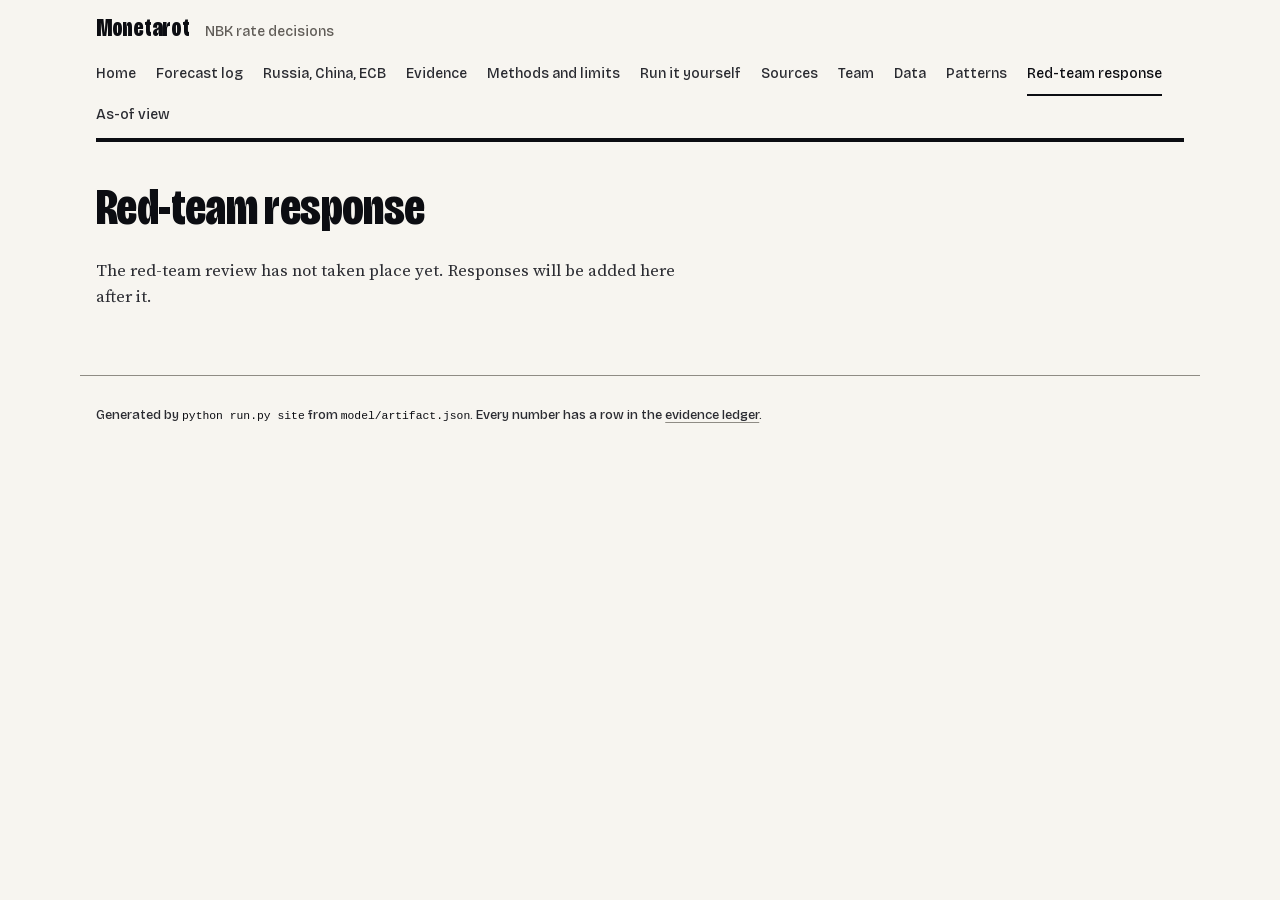
<file: site/redteam.html>
<!doctype html>
<html lang="en"><head><meta charset="utf-8"><meta name="viewport" content="width=device-width, initial-scale=1">
<title>Red-team response · Monetarot</title><meta name="description" content="Response to the red-team review.">
<link rel="icon" href="data:,"><link rel="stylesheet" href="assets/style.css"></head>
<body><header><p class="brand"><span class="brand-name">Monetarot</span> <span class="brand-desc">NBK rate decisions</span></p><nav aria-label="Site sections"><a href="index.html">Home</a> <a href="forecasts.html">Forecast log</a> <a href="corridor.html">Russia, China, ECB</a> <a href="evidence.html">Evidence</a> <a href="methods.html">Methods and limits</a> <a href="run.html">Run it yourself</a> <a href="sources.html">Sources</a> <a href="team.html">Team</a> <a href="data.html">Data</a> <a href="patterns.html">Patterns</a> <a href="redteam.html" aria-current="page">Red-team response</a> <a href="asof.html">As-of view</a></nav></header>
<main><h1>Red-team response</h1><p>The red-team review has not taken place yet. Responses will be added here after it.</p></main>
<footer><p>Generated by <code>python run.py site</code> from <code>model/artifact.json</code>. Every number has a row in the
<a href="data/evidence_ledger.csv">evidence ledger</a>.</p></footer></body></html>
</file>
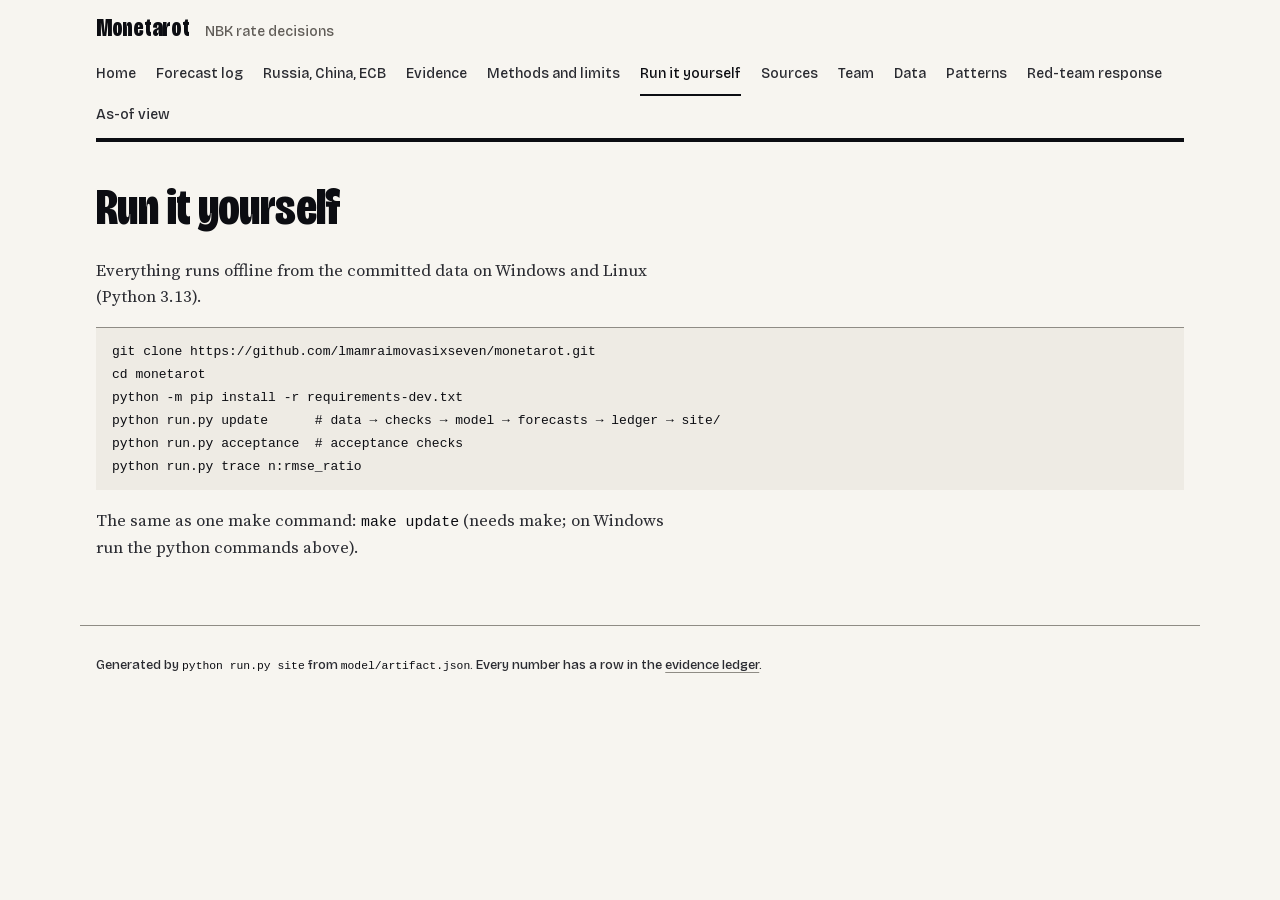
<file: site/run.html>
<!doctype html>
<html lang="en"><head><meta charset="utf-8"><meta name="viewport" content="width=device-width, initial-scale=1">
<title>Run it yourself · Monetarot</title><meta name="description" content="How to rebuild the data, model, forecasts and this site offline with one command.">
<link rel="icon" href="data:,"><link rel="stylesheet" href="assets/style.css"></head>
<body><header><p class="brand"><span class="brand-name">Monetarot</span> <span class="brand-desc">NBK rate decisions</span></p><nav aria-label="Site sections"><a href="index.html">Home</a> <a href="forecasts.html">Forecast log</a> <a href="corridor.html">Russia, China, ECB</a> <a href="evidence.html">Evidence</a> <a href="methods.html">Methods and limits</a> <a href="run.html" aria-current="page">Run it yourself</a> <a href="sources.html">Sources</a> <a href="team.html">Team</a> <a href="data.html">Data</a> <a href="patterns.html">Patterns</a> <a href="redteam.html">Red-team response</a> <a href="asof.html">As-of view</a></nav></header>
<main><h1>Run it yourself</h1><p>Everything runs offline from the committed data on Windows and Linux (Python 3.13).</p>
<pre><code>git clone https://github.com/lmamraimovasixseven/monetarot.git
cd monetarot
python -m pip install -r requirements-dev.txt
python run.py update      # data → checks → model → forecasts → ledger → site/
python run.py acceptance  # acceptance checks
python run.py trace n:rmse_ratio</code></pre>
<p>The same as one make command: <code>make update</code> (needs make; on Windows run the python commands above).</p></main>
<footer><p>Generated by <code>python run.py site</code> from <code>model/artifact.json</code>. Every number has a row in the
<a href="data/evidence_ledger.csv">evidence ledger</a>.</p></footer></body></html>
</file>
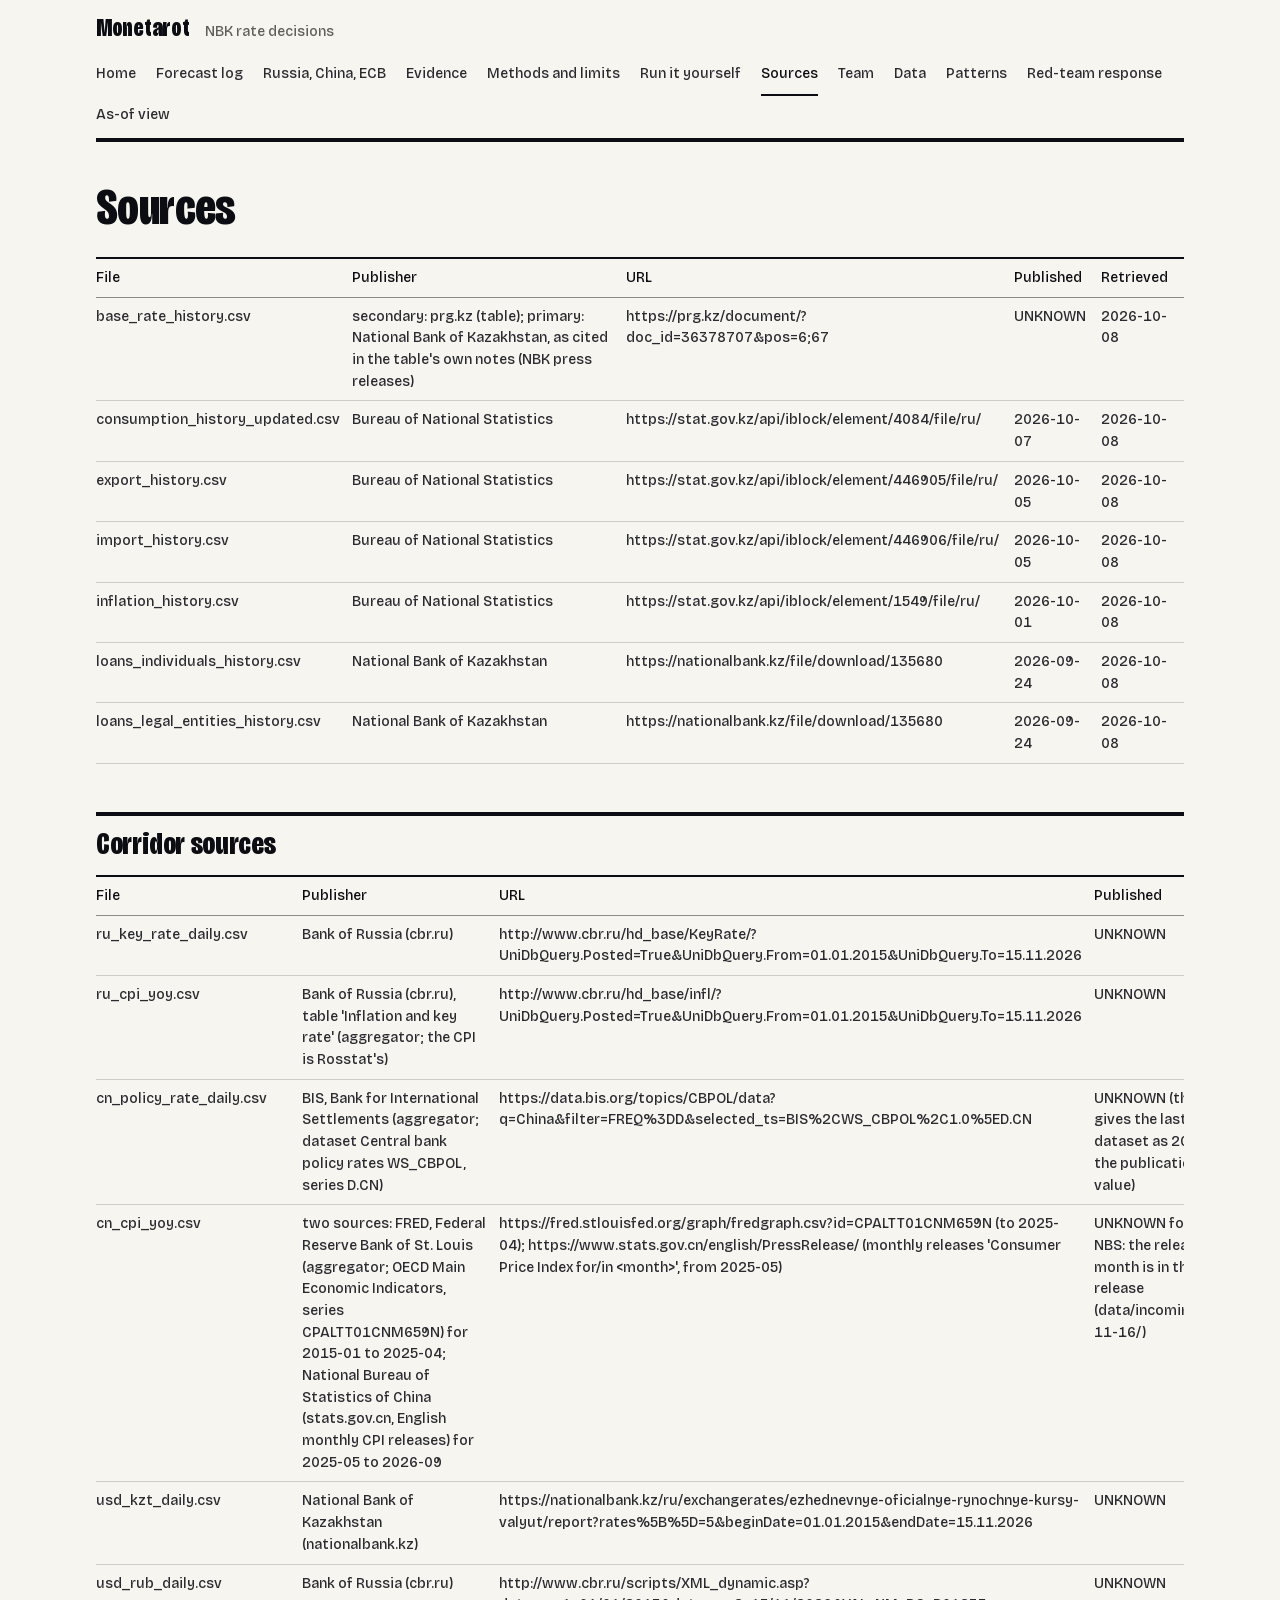
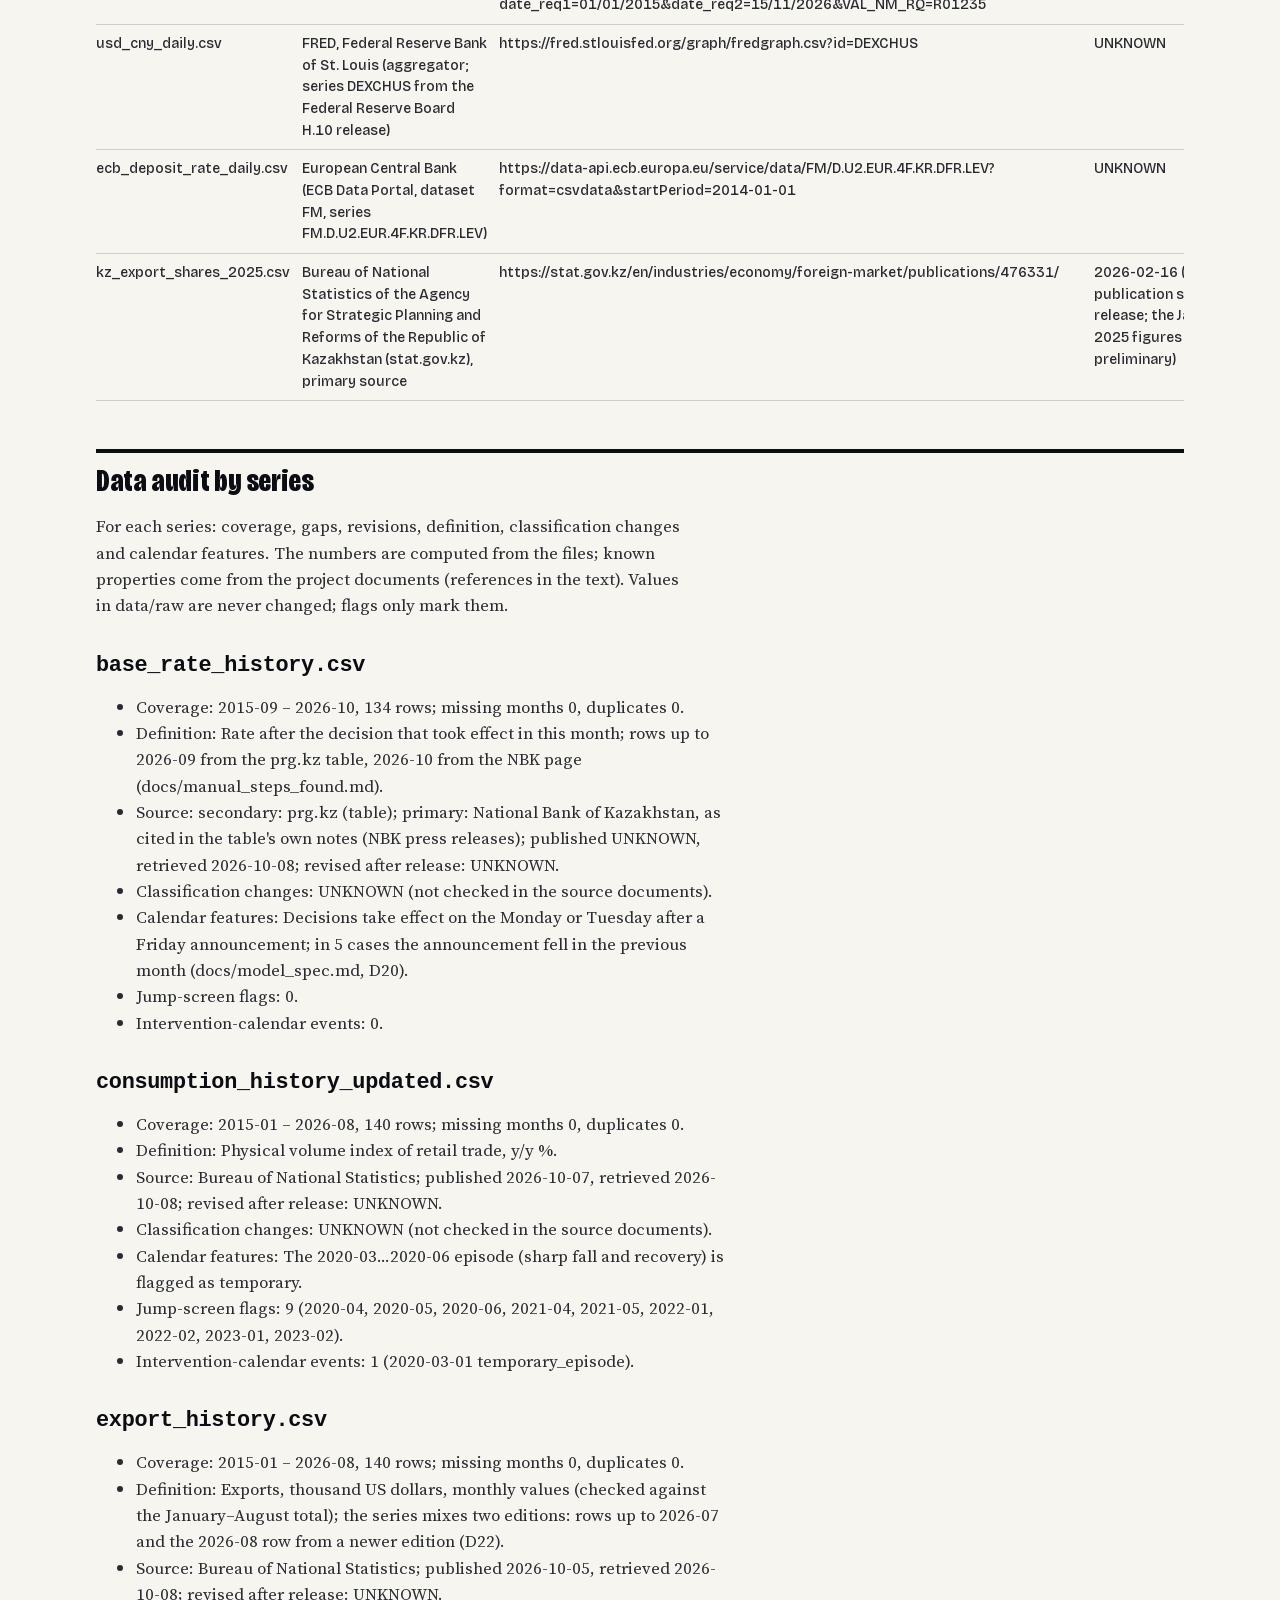
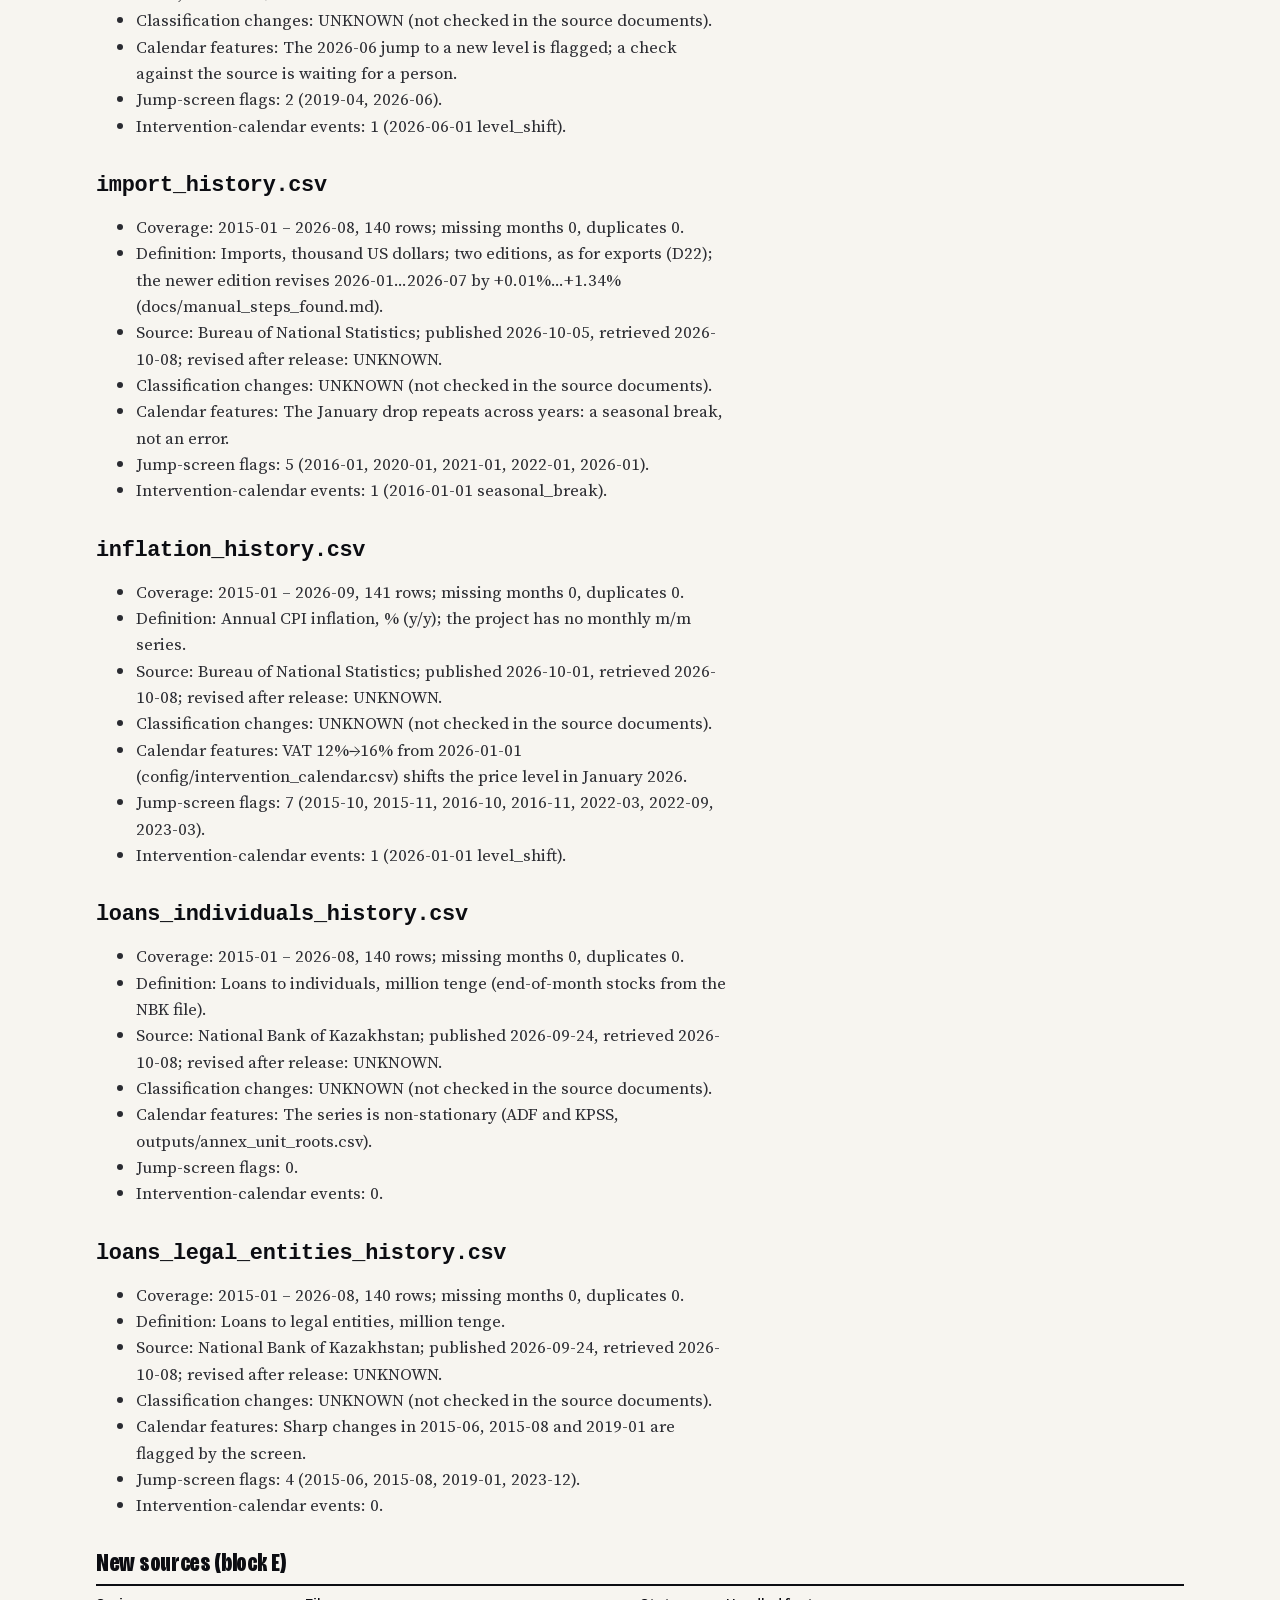
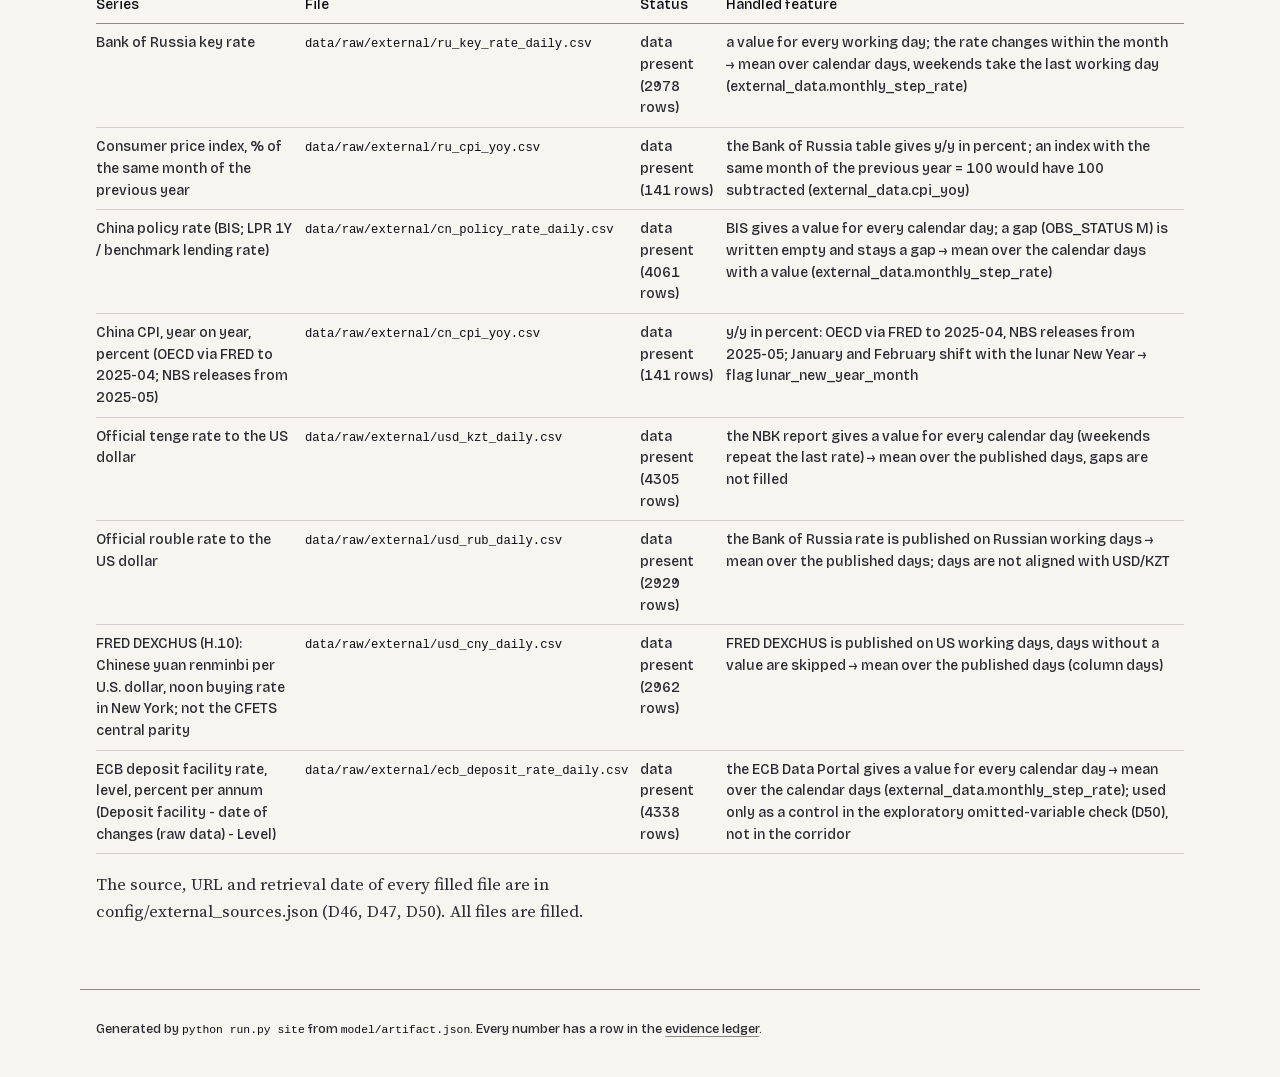
<file: site/sources.html>
<!doctype html>
<html lang="en"><head><meta charset="utf-8"><meta name="viewport" content="width=device-width, initial-scale=1">
<title>Sources · Monetarot</title><meta name="description" content="Data sources, publication and retrieval dates, and the data audit by series.">
<link rel="icon" href="data:,"><link rel="stylesheet" href="assets/style.css"></head>
<body><header><p class="brand"><span class="brand-name">Monetarot</span> <span class="brand-desc">NBK rate decisions</span></p><nav aria-label="Site sections"><a href="index.html">Home</a> <a href="forecasts.html">Forecast log</a> <a href="corridor.html">Russia, China, ECB</a> <a href="evidence.html">Evidence</a> <a href="methods.html">Methods and limits</a> <a href="run.html">Run it yourself</a> <a href="sources.html" aria-current="page">Sources</a> <a href="team.html">Team</a> <a href="data.html">Data</a> <a href="patterns.html">Patterns</a> <a href="redteam.html">Red-team response</a> <a href="asof.html">As-of view</a></nav></header>
<main><h1>Sources</h1><div class="scroll"><table><thead><tr><th>File</th><th>Publisher</th><th>URL</th><th>Published</th><th>Retrieved</th></tr></thead><tbody><tr><td>base_rate_history.csv</td><td>secondary: prg.kz (table); primary: National Bank of Kazakhstan, as cited in the table&#x27;s own notes (NBK press releases)</td><td>https://prg.kz/document/?doc_id=36378707&amp;pos=6;67</td><td>UNKNOWN</td><td>2026-10-08</td></tr><tr><td>consumption_history_updated.csv</td><td>Bureau of National Statistics</td><td>https://stat.gov.kz/api/iblock/element/4084/file/ru/</td><td>2026-10-07</td><td>2026-10-08</td></tr><tr><td>export_history.csv</td><td>Bureau of National Statistics</td><td>https://stat.gov.kz/api/iblock/element/446905/file/ru/</td><td>2026-10-05</td><td>2026-10-08</td></tr><tr><td>import_history.csv</td><td>Bureau of National Statistics</td><td>https://stat.gov.kz/api/iblock/element/446906/file/ru/</td><td>2026-10-05</td><td>2026-10-08</td></tr><tr><td>inflation_history.csv</td><td>Bureau of National Statistics</td><td>https://stat.gov.kz/api/iblock/element/1549/file/ru/</td><td>2026-10-01</td><td>2026-10-08</td></tr><tr><td>loans_individuals_history.csv</td><td>National Bank of Kazakhstan</td><td>https://nationalbank.kz/file/download/135680</td><td>2026-09-24</td><td>2026-10-08</td></tr><tr><td>loans_legal_entities_history.csv</td><td>National Bank of Kazakhstan</td><td>https://nationalbank.kz/file/download/135680</td><td>2026-09-24</td><td>2026-10-08</td></tr></tbody></table></div><h2>Corridor sources</h2><div class="scroll"><table><thead><tr><th>File</th><th>Publisher</th><th>URL</th><th>Published</th><th>Retrieved</th></tr></thead><tbody><tr><td>ru_key_rate_daily.csv</td><td>Bank of Russia (cbr.ru)</td><td>http://www.cbr.ru/hd_base/KeyRate/?UniDbQuery.Posted=True&amp;UniDbQuery.From=01.01.2015&amp;UniDbQuery.To=15.11.2026</td><td>UNKNOWN</td><td>2026-11-15</td></tr><tr><td>ru_cpi_yoy.csv</td><td>Bank of Russia (cbr.ru), table &#x27;Inflation and key rate&#x27; (aggregator; the CPI is Rosstat&#x27;s)</td><td>http://www.cbr.ru/hd_base/infl/?UniDbQuery.Posted=True&amp;UniDbQuery.From=01.01.2015&amp;UniDbQuery.To=15.11.2026</td><td>UNKNOWN</td><td>2026-11-15</td></tr><tr><td>cn_policy_rate_daily.csv</td><td>BIS, Bank for International Settlements (aggregator; dataset Central bank policy rates WS_CBPOL, series D.CN)</td><td>https://data.bis.org/topics/CBPOL/data?q=China&amp;filter=FREQ%3DD&amp;selected_ts=BIS%2CWS_CBPOL%2C1.0%5ED.CN</td><td>UNKNOWN (the export header gives the last update of the BIS dataset as 2026-11-12, not the publication date of each value)</td><td>2026-11-15</td></tr><tr><td>cn_cpi_yoy.csv</td><td>two sources: FRED, Federal Reserve Bank of St. Louis (aggregator; OECD Main Economic Indicators, series CPALTT01CNM659N) for 2015-01 to 2025-04; National Bureau of Statistics of China (stats.gov.cn, English monthly CPI releases) for 2025-05 to 2026-09</td><td>https://fred.stlouisfed.org/graph/fredgraph.csv?id=CPALTT01CNM659N (to 2025-04); https://www.stats.gov.cn/english/PressRelease/ (monthly releases &#x27;Consumer Price Index for/in &lt;month&gt;&#x27;, from 2025-05)</td><td>UNKNOWN for the FRED part; NBS: the release date of each month is in the URL of its release (data/incoming/external_2026-11-16/)</td><td>2025-04 and earlier: 2026-11-15 (FRED); 2025-05 to 2026-09: 2026-11-16 (NBS)</td></tr><tr><td>usd_kzt_daily.csv</td><td>National Bank of Kazakhstan (nationalbank.kz)</td><td>https://nationalbank.kz/ru/exchangerates/ezhednevnye-oficialnye-rynochnye-kursy-valyut/report?rates%5B%5D=5&amp;beginDate=01.01.2015&amp;endDate=15.11.2026</td><td>UNKNOWN</td><td>2026-11-15</td></tr><tr><td>usd_rub_daily.csv</td><td>Bank of Russia (cbr.ru)</td><td>http://www.cbr.ru/scripts/XML_dynamic.asp?date_req1=01/01/2015&amp;date_req2=15/11/2026&amp;VAL_NM_RQ=R01235</td><td>UNKNOWN</td><td>2026-11-15</td></tr><tr><td>usd_cny_daily.csv</td><td>FRED, Federal Reserve Bank of St. Louis (aggregator; series DEXCHUS from the Federal Reserve Board H.10 release)</td><td>https://fred.stlouisfed.org/graph/fredgraph.csv?id=DEXCHUS</td><td>UNKNOWN</td><td>2026-11-15</td></tr><tr><td>ecb_deposit_rate_daily.csv</td><td>European Central Bank (ECB Data Portal, dataset FM, series FM.D.U2.EUR.4F.KR.DFR.LEV)</td><td>https://data-api.ecb.europa.eu/service/data/FM/D.U2.EUR.4F.KR.DFR.LEV?format=csvdata&amp;startPeriod=2014-01-01</td><td>UNKNOWN</td><td>2026-11-16</td></tr><tr><td>kz_export_shares_2025.csv</td><td>Bureau of National Statistics of the Agency for Strategic Planning and Reforms of the Republic of Kazakhstan (stat.gov.kz), primary source</td><td>https://stat.gov.kz/en/industries/economy/foreign-market/publications/476331/</td><td>2026-02-16 (date of publication stated in the release; the January-December 2025 figures are marked preliminary)</td><td>2026-11-19</td></tr></tbody></table></div><h2>Data audit by series</h2>
<p>For each series: coverage, gaps, revisions, definition, classification changes and calendar features. The numbers are computed from the files; known properties come from the project documents (references in the text). Values in data/raw are never changed; flags only mark them.</p>
<h3><code>base_rate_history.csv</code></h3>
<ul><li>Coverage: 2015-09 – 2026-10, 134 rows; missing months 0, duplicates 0.</li><li>Definition: Rate after the decision that took effect in this month; rows up to 2026-09 from the prg.kz table, 2026-10 from the NBK page (docs/manual_steps_found.md).</li><li>Source: secondary: prg.kz (table); primary: National Bank of Kazakhstan, as cited in the table&#x27;s own notes (NBK press releases); published UNKNOWN, retrieved 2026-10-08; revised after release: UNKNOWN.</li><li>Classification changes: UNKNOWN (not checked in the source documents).</li><li>Calendar features: Decisions take effect on the Monday or Tuesday after a Friday announcement; in 5 cases the announcement fell in the previous month (docs/model_spec.md, D20).</li><li>Jump-screen flags: 0.</li><li>Intervention-calendar events: 0.</li></ul>
<h3><code>consumption_history_updated.csv</code></h3>
<ul><li>Coverage: 2015-01 – 2026-08, 140 rows; missing months 0, duplicates 0.</li><li>Definition: Physical volume index of retail trade, y/y %.</li><li>Source: Bureau of National Statistics; published 2026-10-07, retrieved 2026-10-08; revised after release: UNKNOWN.</li><li>Classification changes: UNKNOWN (not checked in the source documents).</li><li>Calendar features: The 2020-03...2020-06 episode (sharp fall and recovery) is flagged as temporary.</li><li>Jump-screen flags: 9 (2020-04, 2020-05, 2020-06, 2021-04, 2021-05, 2022-01, 2022-02, 2023-01, 2023-02).</li><li>Intervention-calendar events: 1 (2020-03-01 temporary_episode).</li></ul>
<h3><code>export_history.csv</code></h3>
<ul><li>Coverage: 2015-01 – 2026-08, 140 rows; missing months 0, duplicates 0.</li><li>Definition: Exports, thousand US dollars, monthly values (checked against the January–August total); the series mixes two editions: rows up to 2026-07 and the 2026-08 row from a newer edition (D22).</li><li>Source: Bureau of National Statistics; published 2026-10-05, retrieved 2026-10-08; revised after release: UNKNOWN.</li><li>Classification changes: UNKNOWN (not checked in the source documents).</li><li>Calendar features: The 2026-06 jump to a new level is flagged; a check against the source is waiting for a person.</li><li>Jump-screen flags: 2 (2019-04, 2026-06).</li><li>Intervention-calendar events: 1 (2026-06-01 level_shift).</li></ul>
<h3><code>import_history.csv</code></h3>
<ul><li>Coverage: 2015-01 – 2026-08, 140 rows; missing months 0, duplicates 0.</li><li>Definition: Imports, thousand US dollars; two editions, as for exports (D22); the newer edition revises 2026-01...2026-07 by +0.01%...+1.34% (docs/manual_steps_found.md).</li><li>Source: Bureau of National Statistics; published 2026-10-05, retrieved 2026-10-08; revised after release: UNKNOWN.</li><li>Classification changes: UNKNOWN (not checked in the source documents).</li><li>Calendar features: The January drop repeats across years: a seasonal break, not an error.</li><li>Jump-screen flags: 5 (2016-01, 2020-01, 2021-01, 2022-01, 2026-01).</li><li>Intervention-calendar events: 1 (2016-01-01 seasonal_break).</li></ul>
<h3><code>inflation_history.csv</code></h3>
<ul><li>Coverage: 2015-01 – 2026-09, 141 rows; missing months 0, duplicates 0.</li><li>Definition: Annual CPI inflation, % (y/y); the project has no monthly m/m series.</li><li>Source: Bureau of National Statistics; published 2026-10-01, retrieved 2026-10-08; revised after release: UNKNOWN.</li><li>Classification changes: UNKNOWN (not checked in the source documents).</li><li>Calendar features: VAT 12%→16% from 2026-01-01 (config/intervention_calendar.csv) shifts the price level in January 2026.</li><li>Jump-screen flags: 7 (2015-10, 2015-11, 2016-10, 2016-11, 2022-03, 2022-09, 2023-03).</li><li>Intervention-calendar events: 1 (2026-01-01 level_shift).</li></ul>
<h3><code>loans_individuals_history.csv</code></h3>
<ul><li>Coverage: 2015-01 – 2026-08, 140 rows; missing months 0, duplicates 0.</li><li>Definition: Loans to individuals, million tenge (end-of-month stocks from the NBK file).</li><li>Source: National Bank of Kazakhstan; published 2026-09-24, retrieved 2026-10-08; revised after release: UNKNOWN.</li><li>Classification changes: UNKNOWN (not checked in the source documents).</li><li>Calendar features: The series is non-stationary (ADF and KPSS, outputs/annex_unit_roots.csv).</li><li>Jump-screen flags: 0.</li><li>Intervention-calendar events: 0.</li></ul>
<h3><code>loans_legal_entities_history.csv</code></h3>
<ul><li>Coverage: 2015-01 – 2026-08, 140 rows; missing months 0, duplicates 0.</li><li>Definition: Loans to legal entities, million tenge.</li><li>Source: National Bank of Kazakhstan; published 2026-09-24, retrieved 2026-10-08; revised after release: UNKNOWN.</li><li>Classification changes: UNKNOWN (not checked in the source documents).</li><li>Calendar features: Sharp changes in 2015-06, 2015-08 and 2019-01 are flagged by the screen.</li><li>Jump-screen flags: 4 (2015-06, 2015-08, 2019-01, 2023-12).</li><li>Intervention-calendar events: 0.</li></ul>
<h3>New sources (block E)</h3>
<div class="scroll"><table><thead><tr><th>Series</th><th>File</th><th>Status</th><th>Handled feature</th></tr></thead><tbody><tr><td>Bank of Russia key rate</td><td><code>data/raw/external/ru_key_rate_daily.csv</code></td><td>data present (2978 rows)</td><td>a value for every working day; the rate changes within the month → mean over calendar days, weekends take the last working day (external_data.monthly_step_rate)</td></tr><tr><td>Consumer price index, % of the same month of the previous year</td><td><code>data/raw/external/ru_cpi_yoy.csv</code></td><td>data present (141 rows)</td><td>the Bank of Russia table gives y/y in percent; an index with the same month of the previous year = 100 would have 100 subtracted (external_data.cpi_yoy)</td></tr><tr><td>China policy rate (BIS; LPR 1Y / benchmark lending rate)</td><td><code>data/raw/external/cn_policy_rate_daily.csv</code></td><td>data present (4061 rows)</td><td>BIS gives a value for every calendar day; a gap (OBS_STATUS M) is written empty and stays a gap → mean over the calendar days with a value (external_data.monthly_step_rate)</td></tr><tr><td>China CPI, year on year, percent (OECD via FRED to 2025-04; NBS releases from 2025-05)</td><td><code>data/raw/external/cn_cpi_yoy.csv</code></td><td>data present (141 rows)</td><td>y/y in percent: OECD via FRED to 2025-04, NBS releases from 2025-05; January and February shift with the lunar New Year → flag lunar_new_year_month</td></tr><tr><td>Official tenge rate to the US dollar</td><td><code>data/raw/external/usd_kzt_daily.csv</code></td><td>data present (4305 rows)</td><td>the NBK report gives a value for every calendar day (weekends repeat the last rate) → mean over the published days, gaps are not filled</td></tr><tr><td>Official rouble rate to the US dollar</td><td><code>data/raw/external/usd_rub_daily.csv</code></td><td>data present (2929 rows)</td><td>the Bank of Russia rate is published on Russian working days → mean over the published days; days are not aligned with USD/KZT</td></tr><tr><td>FRED DEXCHUS (H.10): Chinese yuan renminbi per U.S. dollar, noon buying rate in New York; not the CFETS central parity</td><td><code>data/raw/external/usd_cny_daily.csv</code></td><td>data present (2962 rows)</td><td>FRED DEXCHUS is published on US working days, days without a value are skipped → mean over the published days (column days)</td></tr><tr><td>ECB deposit facility rate, level, percent per annum (Deposit facility - date of changes (raw data) - Level)</td><td><code>data/raw/external/ecb_deposit_rate_daily.csv</code></td><td>data present (4338 rows)</td><td>the ECB Data Portal gives a value for every calendar day → mean over the calendar days (external_data.monthly_step_rate); used only as a control in the exploratory omitted-variable check (D50), not in the corridor</td></tr></tbody></table></div>
<p>The source, URL and retrieval date of every filled file are in config/external_sources.json (D46, D47, D50). All files are filled.</p></main>
<footer><p>Generated by <code>python run.py site</code> from <code>model/artifact.json</code>. Every number has a row in the
<a href="data/evidence_ledger.csv">evidence ledger</a>.</p></footer></body></html>
</file>
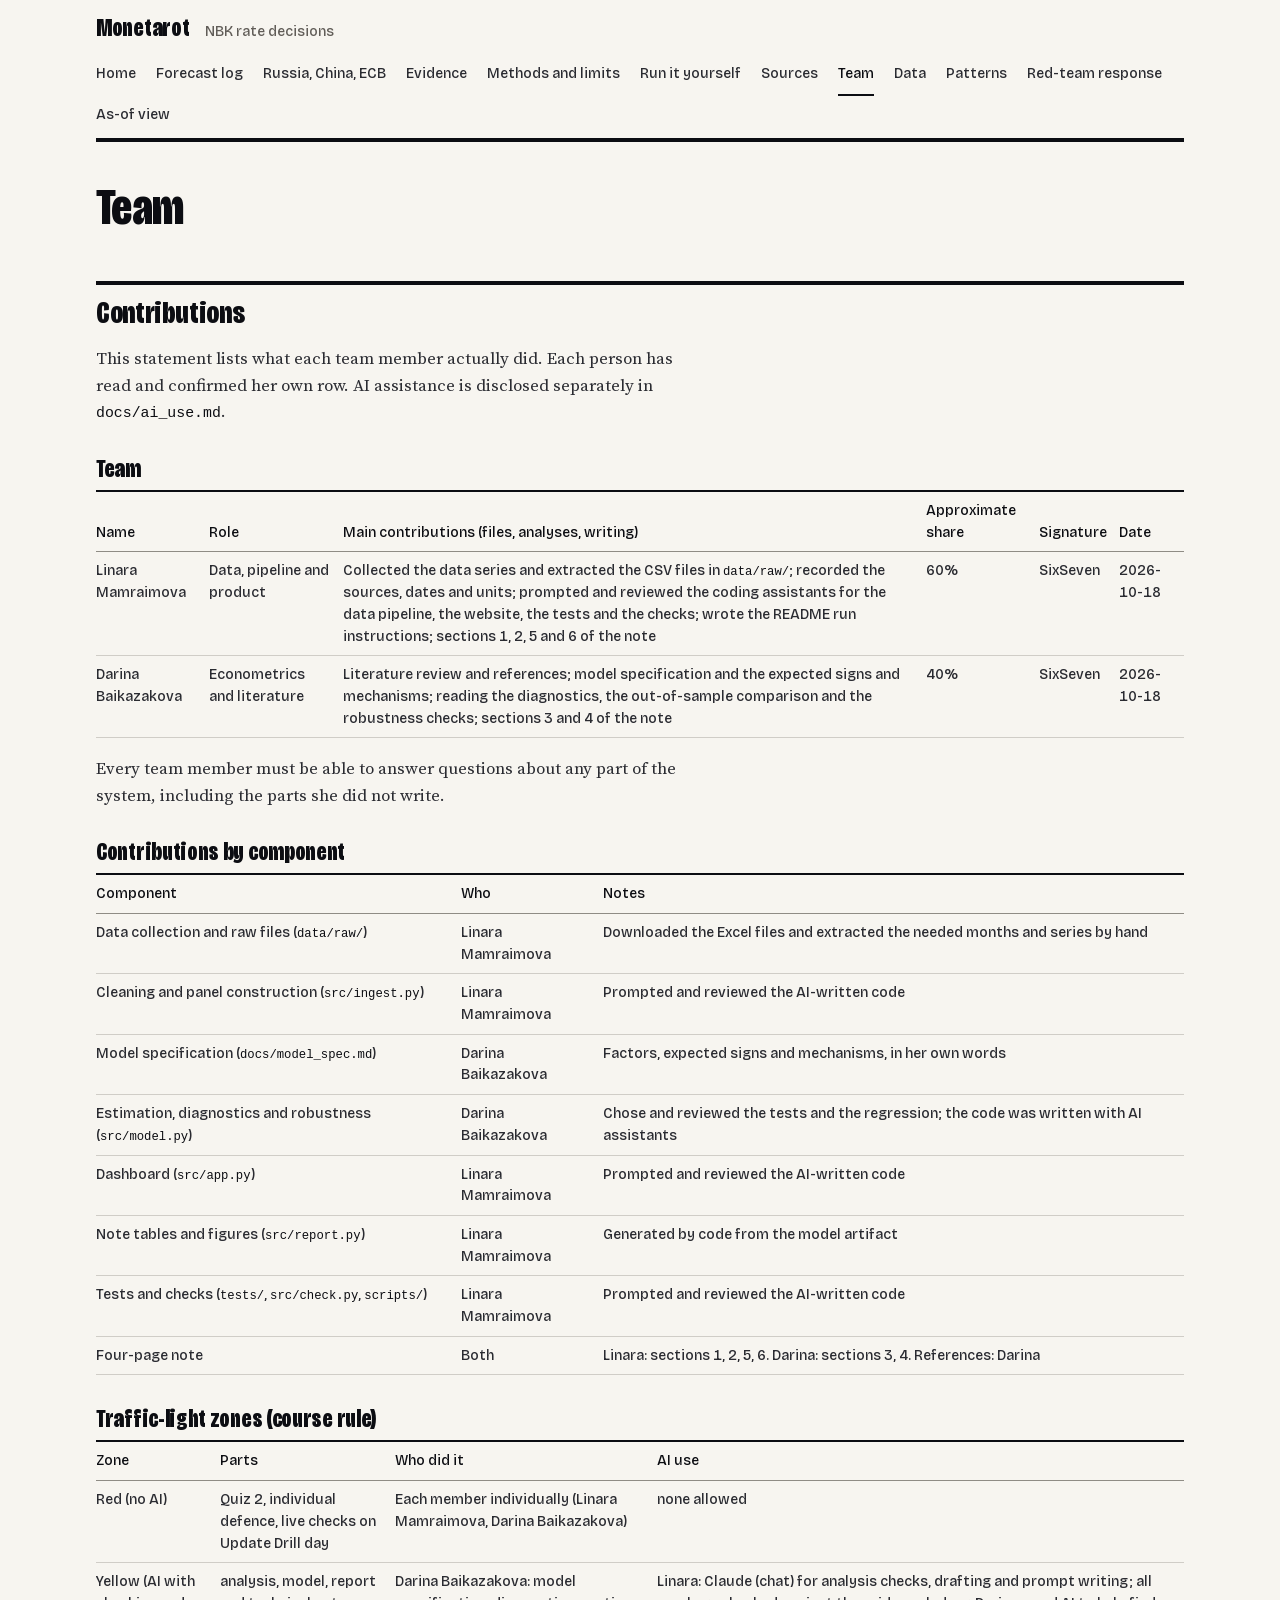
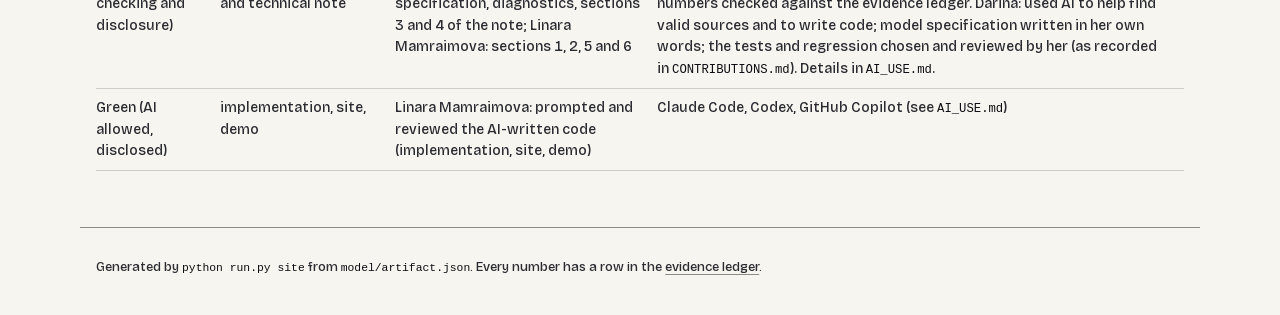
<file: site/team.html>
<!doctype html>
<html lang="en"><head><meta charset="utf-8"><meta name="viewport" content="width=device-width, initial-scale=1">
<title>Team · Monetarot</title><meta name="description" content="Who did what in the project.">
<link rel="icon" href="data:,"><link rel="stylesheet" href="assets/style.css"></head>
<body><header><p class="brand"><span class="brand-name">Monetarot</span> <span class="brand-desc">NBK rate decisions</span></p><nav aria-label="Site sections"><a href="index.html">Home</a> <a href="forecasts.html">Forecast log</a> <a href="corridor.html">Russia, China, ECB</a> <a href="evidence.html">Evidence</a> <a href="methods.html">Methods and limits</a> <a href="run.html">Run it yourself</a> <a href="sources.html">Sources</a> <a href="team.html" aria-current="page">Team</a> <a href="data.html">Data</a> <a href="patterns.html">Patterns</a> <a href="redteam.html">Red-team response</a> <a href="asof.html">As-of view</a></nav></header>
<main><h1>Team</h1><h2>Contributions</h2>
<p>This statement lists what each team member actually did. Each person has read and confirmed her own row. AI assistance is disclosed separately in <code>docs/ai_use.md</code>.</p>
<h3>Team</h3>
<div class="scroll"><table><thead><tr><th>Name</th><th>Role</th><th>Main contributions (files, analyses, writing)</th><th>Approximate share</th><th>Signature</th><th>Date</th></tr></thead><tbody><tr><td>Linara Mamraimova</td><td>Data, pipeline and product</td><td>Collected the data series and extracted the CSV files in <code>data/raw/</code>; recorded the sources, dates and units; prompted and reviewed the coding assistants for the data pipeline, the website, the tests and the checks; wrote the README run instructions; sections 1, 2, 5 and 6 of the note</td><td>60%</td><td>SixSeven</td><td>2026-10-18</td></tr><tr><td>Darina Baikazakova</td><td>Econometrics and literature</td><td>Literature review and references; model specification and the expected signs and mechanisms; reading the diagnostics, the out-of-sample comparison and the robustness checks; sections 3 and 4 of the note</td><td>40%</td><td>SixSeven</td><td>2026-10-18</td></tr></tbody></table></div>
<p>Every team member must be able to answer questions about any part of the system, including the parts she did not write.</p>
<h3>Contributions by component</h3>
<div class="scroll"><table><thead><tr><th>Component</th><th>Who</th><th>Notes</th></tr></thead><tbody><tr><td>Data collection and raw files (<code>data/raw/</code>)</td><td>Linara Mamraimova</td><td>Downloaded the Excel files and extracted the needed months and series by hand</td></tr><tr><td>Cleaning and panel construction (<code>src/ingest.py</code>)</td><td>Linara Mamraimova</td><td>Prompted and reviewed the AI-written code</td></tr><tr><td>Model specification (<code>docs/model_spec.md</code>)</td><td>Darina Baikazakova</td><td>Factors, expected signs and mechanisms, in her own words</td></tr><tr><td>Estimation, diagnostics and robustness (<code>src/model.py</code>)</td><td>Darina Baikazakova</td><td>Chose and reviewed the tests and the regression; the code was written with AI assistants</td></tr><tr><td>Dashboard (<code>src/app.py</code>)</td><td>Linara Mamraimova</td><td>Prompted and reviewed the AI-written code</td></tr><tr><td>Note tables and figures (<code>src/report.py</code>)</td><td>Linara Mamraimova</td><td>Generated by code from the model artifact</td></tr><tr><td>Tests and checks (<code>tests/</code>, <code>src/check.py</code>, <code>scripts/</code>)</td><td>Linara Mamraimova</td><td>Prompted and reviewed the AI-written code</td></tr><tr><td>Four-page note</td><td>Both</td><td>Linara: sections 1, 2, 5, 6. Darina: sections 3, 4. References: Darina</td></tr></tbody></table></div>
<h3>Traffic-light zones (course rule)</h3>
<div class="scroll"><table><thead><tr><th>Zone</th><th>Parts</th><th>Who did it</th><th>AI use</th></tr></thead><tbody><tr><td>Red (no AI)</td><td>Quiz 2, individual defence, live checks on Update Drill day</td><td>Each member individually (Linara Mamraimova, Darina Baikazakova)</td><td>none allowed</td></tr><tr><td>Yellow (AI with checking and disclosure)</td><td>analysis, model, report and technical note</td><td>Darina Baikazakova: model specification, diagnostics, sections 3 and 4 of the note; Linara Mamraimova: sections 1, 2, 5 and 6</td><td>Linara: Claude (chat) for analysis checks, drafting and prompt writing; all numbers checked against the evidence ledger. Darina: used AI to help find valid sources and to write code; model specification written in her own words; the tests and regression chosen and reviewed by her (as recorded in <code>CONTRIBUTIONS.md</code>). Details in <code>AI_USE.md</code>.</td></tr><tr><td>Green (AI allowed, disclosed)</td><td>implementation, site, demo</td><td>Linara Mamraimova: prompted and reviewed the AI-written code (implementation, site, demo)</td><td>Claude Code, Codex, GitHub Copilot (see <code>AI_USE.md</code>)</td></tr></tbody></table></div></main>
<footer><p>Generated by <code>python run.py site</code> from <code>model/artifact.json</code>. Every number has a row in the
<a href="data/evidence_ledger.csv">evidence ledger</a>.</p></footer></body></html>
</file>
<file: site/assets/style.css>
/* Hallmark · shape: kept (question, answer panels, research index, then the seven steps) · genre: editorial · theme: Editorial (by request) · redesign: restyle · job: read the forecast and act on duration
 * hero: kept, the question as the head over three ruled panels · nav: kept, masthead wordmark over flat links · footer: kept, one line under a hairline · imagery: none, the data are the material · signature: the most likely outcome's probability set in the condensed head, over its 0 to 100% scale with 95% intervals
 * axes: light/display-condensed/chromatic-green · posture: restrained · contrast: pass · fold: pass · copy: verbatim (every sentence comes from the artifact or the existing site text) · v2.0.0 */
/* Hallmark · pre-emit critique: P4 H4 E4 S4 R4 V4 · weakest: R, the pages are a research note with a frozen structure; the rule system (heavy ink over hairlines) gives them a rhythm without adding sections */
/* Hallmark · waive 24b · spacing values of the rules from before D57 (.brand, nav, .forecast-card, tables, controls) · those rules stay as written and the D58 block below overrides them on the 4px scale */
/* Hallmark · waive 39b · inline clickable numbers inside sentences, table heads and the answer panels · the D54 source window opens from numbers in running text, so they keep the line height of the text; buttons stand 44px */
/* Hallmark · waive 59 · gaps between the seven steps and the evidence blocks · each step opens with a heavy ink rule; a research note keeps its steps close, landing-page section gaps would spread one argument over many screens */
/* Hallmark · waive 49b · links inside sentences and repository file paths wrap with the text · on data.html the download links are file paths that must stay complete */
/* Hallmark · waive 78 · step heads at the 2xl size under the question · a research note keeps section heads below the question so the figures and the decision answer carry the weight */
/* Hallmark · waive 38iii · D60 step heads carry their figures as clickable ledger numbers · same face, weight and colour as the head; only the dotted source cue of D54 marks them */
/* Hallmark · waive 68 · data-slot on the factor effects rows of evidence.html · in the Factor effects chart each factor row keeps its sort position in data-slot for app.js; these are not image slots */
/* Hallmark · dismissed F18 · no image slots on the site; data-slot is the factor-effects sort hook */
/* Hallmark · dismissed 3 · .key is a legend swatch, .timeline a hairline rail, and .action has border 0 with an ink rule on top in the D58 block */
/* Hallmark · dismissed 40 · the pipeline ::after is a masked chevron with empty content, no text to contrast */
/* Hallmark · dismissed F7 · the shared recipe is the theme's ruled section (no fill, no radius, a rule on top); tracks and fields share the 1px rule-2 edge on purpose */
/* Hallmark · dismissed F19 · four weights: serif 400 for reading, serif 600 for figures and strong text so a number reads stronger than its sentence, label 500, condensed head 800 */
/* Hallmark · dismissed F1 · copy: verbatim, the straight quotes come from the existing generated site text */
/* Hallmark · dismissed F2 · copy: verbatim, the three-period ellipses are part of source titles on sources.html */
/* Hallmark · dismissed 49 · the evaluation-design label wraps at 360 px on purpose; nowrap would force horizontal scroll */
/* Hallmark · dismissed F4 · D61 Story view / Full view is one two-state switch under the question: only the pressed button (aria-pressed="true") is filled, the other is outlined; the linter reads the pressed-state fill as applying to both */
/* Hallmark · dismissed F21 · the h2 to h4 step on evidence.html is existing page structure, frozen (restyle only) */
/* The look of the Render app (src/app.py) without external fonts: a system font stack close to Source Sans.
   Readable at 360 px: no fixed width wider than the screen. Class colours are Okabe–Ito (colour-blind safe), and every
   class has a label and a ▲ ■ ▼ mark, so colour is never the only cue. */
:root {
  color-scheme: light;
  /* D58: Hallmark Editorial tokens (theme.mjs scaffold editorial), as the theme states them. docs/site_design.md explains how to change them. */
  --color-paper: oklch(97% 0.007 86); --color-paper-2: oklch(94% 0.010 86); --color-paper-3: oklch(91% 0.012 84);
  --color-ink: oklch(16% 0.012 280); --color-ink-2: oklch(29% 0.011 280); --color-muted: oklch(48% 0.010 75);
  --color-rule: oklch(85% 0.009 85); --color-rule-2: oklch(64% 0.010 80);
  --color-accent: oklch(49% 0.130 152); --color-accent-ink: oklch(98% 0.005 88); --color-focus: oklch(52% 0.135 152);
  --color-error: oklch(52% 0.19 27);
  --font-display: "Bricolage Grotesque", "Arial Narrow", ui-sans-serif, sans-serif; --font-body: "Source Serif 4", ui-serif, Georgia, serif;
  --font-code: ui-monospace, "Cascadia Mono", Consolas, "Liberation Mono", monospace;
  --radius-card: 0; --radius-pill: 0; --rule-hair: 1px; --rule-mid: 2px; --rule-heavy: 4px; --shadow-card: none;
  --tracking-display: -0.012em; --display-weight: 800;
  --text-xs: 0.8125rem; --text-sm: 0.875rem; --text-md: 1rem; --text-lg: 1.25rem; --text-xl: 1.5625rem; --text-2xl: 1.953rem;
  --text-display-s: clamp(2.25rem, 3vw + 1rem, 3.25rem); --text-display: clamp(3rem, 5vw + 1rem, 4.5rem);
  --dur-micro: 120ms; --ease-out: cubic-bezier(0.16, 1, 0.3, 1);
  /* Outcome classes: the project's hues and marks (▲ ■ ▼), on marks only; text next to them is ink. */
  --class-increase: #009E73; --class-hold: #0072B2; --class-decrease: #D55E00; --class-hold-grey: #6E6E6E;
  /* Chart colours: the same values as PALETTE in src/site_dashboard.py (legend swatches use these). */
  --chart-blue: #2A2B31; --chart-orange: #B87F06; --chart-vermillion: #D55E00; --chart-green: #009E73; --chart-sky: #3293C6;
  --chart-grey: #6E6E6E; --chart-black: #615D57; --chart-shade: #F3F0E9; --chart-ink: #0C0D12; --chart-grid: #D0CDC7;
  /* D57 names, kept and pointed at the editorial roles. */
  --navy: var(--color-paper); --slate: var(--color-paper); --slate-2: var(--color-paper-2); --rule: var(--color-rule); --rule-strong: var(--color-rule-2);
  --cool-white: var(--color-ink); --steel: var(--color-muted); --teal: var(--color-ink); --coral: var(--color-error);
  --tint-coral: var(--color-paper-2); --tint-teal: var(--color-paper); --tint-teal-deep: var(--color-paper); --tint-info: var(--color-paper-2);
  --shadow: none; --shadow-pop: none; --font-ui: var(--font-body); --font-mono: var(--font-display);
  /* Token names from before D57, kept and pointed at the editorial roles. */
  --bg: var(--color-paper); --card: var(--color-paper); --ink: var(--color-ink); --text: var(--color-ink-2); --muted: var(--color-muted); --line: var(--color-rule); --soft: var(--color-paper);
  --accent: var(--color-ink); --increase: var(--class-increase); --hold: var(--class-hold); --decrease: var(--class-decrease); --hold-grey: var(--class-hold-grey);
  --warn-bg: var(--color-paper-2); --warn-ink: var(--color-ink); --warn-line: var(--color-ink); --info-bg: var(--color-paper-2); --info-ink: var(--color-ink);
  --bad-bg: transparent; --bad-ink: var(--color-error); --ok-bg: transparent; --ok-ink: var(--color-ink);
  --track: var(--color-paper); --on-class: var(--color-ink); --on-accent: var(--color-paper); --tip-bg: var(--color-paper); --tip-ink: var(--color-ink); --focus: var(--color-focus); --field-edge: var(--color-rule-2);
}
* { box-sizing: border-box; }
body { margin: 0; font: 16px/1.55 var(--font-ui); color: var(--text); background: var(--bg); }
header, main, footer { max-width: 1120px; margin: 0 auto; padding: 0 16px; }
header { border-bottom: 1px solid var(--line); padding-top: 12px; padding-bottom: 8px; background: var(--bg); }
.brand { font-weight: 700; margin: 0 0 6px; color: var(--ink); }
nav { display: flex; flex-wrap: wrap; gap: 6px 14px; font-size: 14px; }
nav a { color: var(--muted); text-decoration: none; font-weight: 600; padding: 2px 0; }
nav a[aria-current="page"] { color: var(--accent); border-bottom: 2px solid var(--accent); }
a { color: var(--accent); }
h1 { font-size: 1.6rem; line-height: 1.25; color: var(--ink); letter-spacing: -0.02em; }
h2 { font-size: 1.25rem; margin-top: 1.6rem; color: var(--ink); }
h3 { font-size: 1.05rem; color: var(--ink); }
section { border-bottom: 1px solid var(--line); padding-bottom: 12px; }
.eyebrow { color: var(--muted); font-size: 0.875rem; font-weight: 400; margin-bottom: 0; }
.summary { color: var(--muted); font-size: 0.95rem; }
.caption { color: var(--muted); font-size: 0.85rem; }
.action { background: var(--info-bg); border-left: 4px solid var(--accent); padding: 4px 12px; }
.context { background: var(--card); border: 1px solid var(--line); border-radius: 12px; padding: 8px 14px; color: var(--muted); font-size: 0.85rem; }
.context p { margin: 2px 0; }
/* Metrics (st.metric) */
.metrics { display: grid; grid-template-columns: repeat(auto-fit, minmax(200px, 1fr)); gap: 12px; margin: 12px 0; }
.metric { background: var(--card); border: 1px solid var(--line); border-radius: 12px; padding: 0.8rem 1rem; }
.m-label { margin: 0; color: var(--muted); font-size: 0.85rem; }
.m-value { margin: 2px 0; color: var(--ink); font-size: 1.7rem; font-weight: 600; font-variant-numeric: tabular-nums; }
.m-cap { margin: 2px 0; color: var(--muted); font-size: 0.78rem; }
/* Round cards (forecast_card_html) */
.cards { display: grid; grid-template-columns: repeat(auto-fit, minmax(280px, 1fr)); gap: 20px; margin: 12px 0; }
.forecast-card { background: var(--card); border: 1px solid var(--line); border-radius: 14px; padding: 24px 26px; box-shadow: var(--shadow); border-bottom: 1px solid var(--line); }
.forecast-card-head { color: var(--muted); font-size: 0.875rem; font-weight: 400; }
.forecast-date { margin: 18px 0 23px; color: var(--ink); font-size: 1.38rem; line-height: 1.3; font-weight: 750; letter-spacing: 0.035em; }
.probability-row { display: grid; grid-template-columns: 96px minmax(60px, 1fr) 54px; gap: 10px; align-items: center; padding: 7px 8px; border-radius: 7px; margin: 2px 0; }
.probability-row.is-top { background: var(--soft); }
.probability-label { color: var(--text); font-size: 0.88rem; font-weight: 600; }
.probability-track { display: block; height: 8px; overflow: hidden; background: var(--track); border-radius: 99px; }
.probability-fill { display: block; height: 100%; border-radius: 99px; }
.probability-fill.tone-increase, .mark.tone-increase { background: var(--increase); }
.probability-fill.tone-hold { background: var(--hold); }
.probability-fill.tone-decrease, .mark.tone-decrease { background: var(--decrease); }
.mark { display: inline-block; min-width: 1.2em; text-align: center; color: var(--on-class); border-radius: 3px; font-size: 0.7rem; line-height: 1.3; }
.mark.tone-hold { background: var(--hold); }
.mark.tone-hold-grey { background: var(--hold-grey); }
.probability-value { text-align: right; color: var(--text); font-size: 0.86rem; font-variant-numeric: tabular-nums; font-weight: 700; }
.probability-interval { grid-column: 2 / 4; color: var(--muted); text-align: right; font-size: 0.72rem; font-variant-numeric: tabular-nums; }
.forecast-card-foot { border-top: 1px solid var(--soft); margin-top: 21px; padding-top: 12px; color: var(--muted); font-size: 0.76rem; }
/* Notice boxes (st.warning / st.info) */
.box { border-radius: 8px; padding: 12px 16px; margin: 12px 0; border: 1px solid transparent; }
.box.warn { background: var(--warn-bg); color: var(--warn-ink); border-color: var(--warn-line); }
.box.warn::before { content: "⚠ "; font-weight: 700; }
.box.info { background: var(--info-bg); color: var(--info-ink); }
details { background: var(--card); border: 1px solid var(--line); border-radius: 8px; padding: 8px 14px; margin: 12px 0; }
summary { cursor: pointer; font-weight: 600; color: var(--ink); }
/* Tables (st.dataframe) */
.scroll { overflow-x: auto; max-width: 100%; margin: 8px 0; }
table { border-collapse: collapse; font-size: 14px; min-width: 100%; background: var(--card); }
caption { text-align: left; color: var(--muted); font-size: 0.85rem; padding: 4px 0; }
th, td { border: 1px solid var(--line); padding: 5px 8px; text-align: left; vertical-align: top; }
th { background: var(--soft); color: var(--ink); font-weight: 600; }
td.v-bad { background: var(--bad-bg); color: var(--bad-ink); font-weight: 700; }
td.v-ok { background: var(--ok-bg); color: var(--ok-ink); font-weight: 700; }
td.v-bad::before { content: "✗ "; } td.v-ok::before { content: "✓ "; }
th.nowrap, td.nowrap { white-space: nowrap; }
.answer { font-size: 1.25rem; margin: 6px 0; color: var(--ink); }
/* Charts */
main p, main li, main summary { overflow-wrap: anywhere; }
figure { margin: 16px 0; max-width: min(100%, 860px); background: var(--card); border: 1px solid var(--line); border-radius: 12px; padding: 12px; }
figcaption { margin-bottom: 4px; color: var(--ink); }
svg { width: 100%; height: auto; max-width: 100%; display: block; }
.legend { font-size: 13px; color: var(--muted); display: flex; flex-wrap: wrap; gap: 8px 14px; }
.key { border-left: 14px solid; padding-left: 4px; }
/* Sliders and tabs */
input[type=range] { width: 100%; accent-color: var(--accent); }
select { font: inherit; padding: 4px 6px; max-width: 100%; }
label { display: block; margin-top: 10px; font-weight: 600; color: var(--ink); }
.range-ends { display: flex; justify-content: space-between; color: var(--muted); font-size: 0.8rem; margin: 0; }
.design-tabs { display: flex; flex-wrap: wrap; gap: 8px; margin: 6px 0; }
.design-tab { font: inherit; font-size: 0.9rem; border: 1px solid var(--line); background: var(--card); color: var(--muted); border-radius: 99px; padding: 4px 12px; cursor: pointer; }
.design-tab[aria-pressed="true"] { background: var(--accent); border-color: var(--accent); color: var(--on-accent); }
pre { overflow-x: auto; background: var(--soft); padding: 8px; border-radius: 6px; }
code { font-size: 0.9em; }
.num { font-variant-numeric: tabular-nums; }
footer { color: var(--muted); font-size: 13px; padding-top: 12px; padding-bottom: 24px; }
/* Clickable numbers and the source window (D54) */
.src-link { cursor: pointer; text-decoration: underline dotted; text-underline-offset: 2px; }
.src-link:hover { color: var(--accent); }
.src-link:focus-visible, .src-close:focus-visible, .src-pop a:focus-visible, input[type=range]:focus-visible { outline: 3px solid var(--hold); outline-offset: 2px; }
.src-pop { position: fixed; z-index: 10; width: min(380px, calc(100% - 16px)); max-height: calc(100vh - 16px); overflow-y: auto; background: var(--card); color: var(--text); border: 1px solid var(--accent); border-radius: 10px; box-shadow: var(--shadow-pop); padding: 10px 14px; font-size: 0.85rem; }
.src-head { display: flex; justify-content: space-between; align-items: center; gap: 8px; }
.src-title { margin: 0; font-weight: 700; color: var(--ink); }
.src-close { font: inherit; border: 1px solid var(--line); background: var(--soft); color: var(--ink); border-radius: 6px; padding: 2px 10px; cursor: pointer; }
.src-pop dl { margin: 6px 0; display: grid; grid-template-columns: minmax(0, 7.5em) minmax(0, 1fr); gap: 2px 8px; }
.src-pop dt { color: var(--muted); }
.src-pop dd { margin: 0; overflow-wrap: anywhere; }
/* Date slider under the track-record chart (D54) */
.track-slider { max-width: min(100%, 860px); margin: -8px 0 16px; padding: 4px 12px 8px; }
.tr-out p { margin: 2px 0; }
/* D56: chart tools, tooltips, cards, pipeline, timeline, glossary, on-this-page navigation */
.chart-tools { display: flex; flex-wrap: wrap; gap: 6px; margin: 6px 0; }
.pill { font: inherit; font-size: 0.85rem; border: 1px solid var(--line); background: var(--card); color: var(--ink); border-radius: 99px; padding: 3px 11px; cursor: pointer; }
.pill[aria-pressed="true"], .pill[aria-expanded="true"] { background: var(--accent); border-color: var(--accent); color: var(--on-accent); }
.pill:focus-visible, .pipe-node:focus-visible, .read-more:focus-visible, .th-sort:focus-visible, .gloss:focus-visible, .table-filter input:focus-visible { outline: 3px solid var(--hold); outline-offset: 2px; }
.chart-tip { position: fixed; z-index: 11; max-width: min(320px, calc(100vw - 16px)); background: var(--tip-bg); color: var(--tip-ink); padding: 5px 9px; border-radius: 6px; font-size: 0.8rem; pointer-events: none; }
.tr-plot { transition: opacity 0.35s; }
.hide-Increase .m-Increase, .hide-Hold .m-Hold, .hide-Decrease .m-Decrease { display: none; }
.tr-dot, .src-bar { cursor: pointer; }
.probability-track { position: relative; }
.probability-fill { transition: none; }
.probability-ghost { position: absolute; left: 0; top: 0; bottom: 0; border: 2px solid var(--ink); border-radius: 99px; }
.cards.overlay #round-2 { display: none; }
.fx-row { transition: transform 0.45s ease; }
.click-panel { background: var(--info-bg); color: var(--info-ink); border-radius: 8px; padding: 6px 12px; margin: 6px 0; }
.th-sort { font: inherit; font-weight: 600; color: inherit; background: none; border: 0; padding: 0; cursor: pointer; text-align: left; }
th[aria-sort="ascending"] .th-sort::after { content: " ▲"; } th[aria-sort="descending"] .th-sort::after { content: " ▼"; }
.table-filter input { font: inherit; padding: 4px 6px; width: min(100%, 320px); }
.read-card { background: var(--card); border: 1px solid var(--line); border-radius: 10px; padding: 10px 14px; }
.card-head { font-weight: 600; color: var(--ink); }
.read-more { font: inherit; font-size: 0.85rem; margin-left: 6px; background: none; border: 0; padding: 0; color: var(--accent); text-decoration: underline; cursor: pointer; }
.pipeline { list-style: none; display: flex; flex-wrap: wrap; gap: 8px; padding: 0; margin: 8px 0; align-items: center; }
.pipeline li:not(:last-child)::after { content: "→"; margin-left: 8px; color: var(--muted); }
.pipe-node { font: inherit; font-size: 0.9rem; border: 1px solid var(--accent); background: var(--card); color: var(--accent); border-radius: 8px; padding: 5px 10px; cursor: pointer; }
.pipe-node[aria-expanded="true"] { background: var(--accent); color: var(--on-accent); }
.pipe-panel { background: var(--card); border: 1px solid var(--line); border-radius: 8px; padding: 2px 12px; margin: 6px 0; }
.timeline { list-style: none; margin: 8px 0; padding: 0 0 0 16px; border-left: 3px solid var(--line); }
.timeline li { position: relative; margin: 10px 0; }
.timeline li::before { content: ""; position: absolute; left: -23px; top: 6px; width: 11px; height: 11px; border-radius: 50%; background: var(--accent); }
.timeline time { display: block; font-weight: 700; color: var(--ink); }
.limit-card { background: var(--card); border: 1px solid var(--line); border-left-width: 5px; border-radius: 10px; padding: 4px 14px; margin: 8px 0; }
.limit-caution { border-left-color: var(--warn-line); } .limit-note { border-left-color: var(--hold); }
.limit-card .read-card { border: 0; padding: 0; background: none; }
.sev { font-weight: 700; }
.gloss { position: relative; border-bottom: 1px dotted var(--accent); cursor: help; }
.gloss-tip { display: none; position: absolute; left: 0; top: calc(100% + 4px); z-index: 12; width: max-content; max-width: min(280px, calc(100vw - 32px)); background: var(--tip-bg); color: var(--tip-ink); padding: 6px 8px; border-radius: 6px; font-size: 0.8rem; font-weight: 400; line-height: 1.35; white-space: normal; }
.gloss:hover .gloss-tip, .gloss:focus .gloss-tip { display: block; }
.gloss.gloss-closed .gloss-tip { display: none; }
nav.onpage { position: sticky; top: 0; z-index: 5; background: var(--bg); border-bottom: 1px solid var(--line); padding: 4px 0; margin: 8px 0; font-size: 0.85rem; }
.onpage-title { margin: 0; color: var(--muted); font-size: 0.8125rem; font-weight: 400; }
nav.onpage ul { list-style: none; display: flex; gap: 4px 14px; margin: 2px 0 0; padding: 0 0 2px; max-width: 100%; overflow-x: auto; white-space: nowrap; }
nav.onpage a { color: var(--muted); text-decoration: none; }
nav.onpage a[aria-current="true"] { color: var(--accent); font-weight: 700; border-bottom: 2px solid var(--accent); }
@media (prefers-reduced-motion: reduce) { * { transition: none !important; animation: none !important; scroll-behavior: auto !important; } }
@media (max-width: 480px) {
  .forecast-card { padding: 16px 12px; }
  .probability-row { grid-template-columns: 86px minmax(40px, 1fr) 50px; gap: 6px; padding: 6px 4px; }
  .m-value { font-size: 1.4rem; }
  h1 { font-size: 1.35rem; }
}
/* ===================================================================== D58: Hallmark Editorial theme (supersedes the D57 dark look).
   Warm white paper, printed ink, Bricolage Grotesque condensed 800 heads over Source Serif 4, square corners, a heavy ink rule over 1px
   hairlines, one printer's green for links, controls and focus. Earlier rules stay and are refined here; every colour and face is a token. */
@font-face { font-family: "Bricolage Grotesque"; font-style: normal; font-weight: 800; font-display: swap; src: url("../fonts/bricolage-800-condensed.woff2") format("woff2"); }
@font-face { font-family: "Bricolage Grotesque"; font-style: normal; font-weight: 500; font-display: swap; src: url("../fonts/bricolage-500.woff2") format("woff2"); }
@font-face { font-family: "Source Serif 4"; font-style: normal; font-weight: 400; font-display: swap; src: url("../fonts/source-serif-4-400.woff2") format("woff2"); }
@font-face { font-family: "Source Serif 4"; font-style: normal; font-weight: 600; font-display: swap; src: url("../fonts/source-serif-4-600.woff2") format("woff2"); }
:root {
  --mask-evidence: url("data:image/svg+xml,<svg xmlns='http://www.w3.org/2000/svg' viewBox='0 0 24 24' fill='none' stroke='black' stroke-width='1.75' stroke-linecap='round' stroke-linejoin='round'><path d='M4 20h16M7 16v-5M12 16V6M17 16v-8'/></svg>");
  --mask-methods: url("data:image/svg+xml,<svg xmlns='http://www.w3.org/2000/svg' viewBox='0 0 24 24' fill='none' stroke='black' stroke-width='1.75' stroke-linecap='round' stroke-linejoin='round'><path d='M17 5H7l6 7-6 7h10'/></svg>");
  --mask-scenario: url("data:image/svg+xml,<svg xmlns='http://www.w3.org/2000/svg' viewBox='0 0 24 24' fill='none' stroke='black' stroke-width='1.75' stroke-linecap='round' stroke-linejoin='round'><path d='M4 7h9M17 7h3M4 17h3M11 17h9'/><circle cx='15' cy='7' r='2'/><circle cx='9' cy='17' r='2'/></svg>");
  --mask-data: url("data:image/svg+xml,<svg xmlns='http://www.w3.org/2000/svg' viewBox='0 0 24 24' fill='none' stroke='black' stroke-width='1.75' stroke-linecap='round' stroke-linejoin='round'><ellipse cx='12' cy='6' rx='7' ry='3'/><path d='M5 6v12c0 1.7 3.1 3 7 3s7-1.3 7-3V6M5 12c0 1.7 3.1 3 7 3s7-1.3 7-3'/></svg>");
  --mask-risk: url("data:image/svg+xml,<svg xmlns='http://www.w3.org/2000/svg' viewBox='0 0 24 24' fill='none' stroke='black' stroke-width='1.75' stroke-linecap='round' stroke-linejoin='round'><path d='M12 4 3 20h18L12 4zM12 10v4.5M12 17.5v.01'/></svg>");
  --mask-history: url("data:image/svg+xml,<svg xmlns='http://www.w3.org/2000/svg' viewBox='0 0 24 24' fill='none' stroke='black' stroke-width='1.75' stroke-linecap='round' stroke-linejoin='round'><circle cx='12' cy='12' r='8'/><path d='M12 8v4l3 2'/></svg>");
  --mask-partners: url("data:image/svg+xml,<svg xmlns='http://www.w3.org/2000/svg' viewBox='0 0 24 24' fill='none' stroke='black' stroke-width='1.75' stroke-linecap='round' stroke-linejoin='round'><circle cx='12' cy='12' r='9'/><path d='M3 12h18M12 3c3 3 3 15 0 18M12 3c-3 3-3 15 0 18'/></svg>");
  --mask-info: url("data:image/svg+xml,<svg xmlns='http://www.w3.org/2000/svg' viewBox='0 0 24 24' fill='none' stroke='black' stroke-width='2' stroke-linecap='round'><circle cx='12' cy='12' r='8'/><path d='M12 11v5M12 8v.01'/></svg>");
  --mask-check: url("data:image/svg+xml,<svg xmlns='http://www.w3.org/2000/svg' viewBox='0 0 24 24' fill='none' stroke='black' stroke-width='2.25' stroke-linecap='round' stroke-linejoin='round'><path d='M5 12.5l4.5 4.5L19 7.5'/></svg>");
  --mask-cross: url("data:image/svg+xml,<svg xmlns='http://www.w3.org/2000/svg' viewBox='0 0 24 24' fill='none' stroke='black' stroke-width='2.25' stroke-linecap='round'><path d='M6 6l12 12M18 6 6 18'/></svg>");
  --mask-next: url("data:image/svg+xml,<svg xmlns='http://www.w3.org/2000/svg' viewBox='0 0 24 24' fill='none' stroke='black' stroke-width='2' stroke-linecap='round' stroke-linejoin='round'><path d='M9 6l6 6-6 6'/></svg>");
  --mask-up: url("data:image/svg+xml,<svg xmlns='http://www.w3.org/2000/svg' viewBox='0 0 24 24' fill='none' stroke='black' stroke-width='2' stroke-linecap='round' stroke-linejoin='round'><path d='M6 15l6-6 6 6'/></svg>");
  --mask-down: url("data:image/svg+xml,<svg xmlns='http://www.w3.org/2000/svg' viewBox='0 0 24 24' fill='none' stroke='black' stroke-width='2' stroke-linecap='round' stroke-linejoin='round'><path d='M6 9l6 6 6-6'/></svg>");
}
html, body { overflow-x: clip; }
html { scrollbar-color: var(--color-rule-2) var(--color-paper); }
input, select, textarea { caret-color: var(--color-ink); }
h2, h3, h4 { text-wrap: balance; }
body { background: var(--color-paper); color: var(--color-ink-2); font: 400 1.0625rem/1.55 var(--font-body); font-variant-numeric: lining-nums; -webkit-font-smoothing: antialiased; }
::selection { background: color-mix(in oklab, var(--color-accent) 22%, transparent); color: var(--color-ink); }
:focus-visible { outline: 2px solid var(--color-focus); outline-offset: 2px; }
a:focus-visible, button:focus-visible, input:focus-visible, select:focus-visible, summary:focus-visible, [tabindex]:focus-visible,
.src-link:focus-visible, .src-close:focus-visible, .src-pop a:focus-visible, input[type=range]:focus-visible,
.pill:focus-visible, .pipe-node:focus-visible, .read-more:focus-visible, .th-sort:focus-visible, .gloss:focus-visible, .table-filter input:focus-visible { outline: 2px solid var(--color-focus); outline-offset: 2px; transition: none; }
/* Heads: the condensed face at 800, sentence case, ink, one weight and one colour */
h1, h2, h3, h4 { font-family: var(--font-display); font-weight: var(--display-weight); letter-spacing: var(--tracking-display); color: var(--color-ink); line-height: 1; font-variant-numeric: lining-nums tabular-nums; overflow-wrap: break-word; min-width: 0; }
h1 { font-size: var(--text-display-s); line-height: 0.98; margin: 16px 0 24px; max-width: 28ch; text-wrap: balance; }
h2 { font-size: var(--text-2xl); margin: 48px 0 16px; padding-top: 12px; border-top: var(--rule-heavy) solid var(--color-ink); }
h3 { font-size: var(--text-xl); margin: 32px 0 8px; }
h4 { font-size: var(--text-lg); margin: 24px 0 8px; }
p, li { color: var(--color-ink-2); }
strong { font-weight: 600; color: var(--color-ink); }
a { color: var(--color-ink); text-decoration-color: var(--color-rule-2); text-decoration-thickness: 1px; text-underline-offset: 0.2em; transition: text-decoration-color var(--dur-micro) var(--ease-out); }
a:hover { text-decoration-color: var(--color-accent); }
a:active { color: var(--color-accent); }
code, pre, kbd { font-family: var(--font-code); font-size: 0.875em; }
code { color: var(--color-ink); background: none; }
pre { background: var(--color-paper-2); border: 0; border-top: var(--rule-hair) solid var(--color-rule-2); border-radius: 0; padding: 12px 16px; }
/* Labels, captions, controls, nav and table heads: the label face at 500, a step smaller, sentence case, untracked */
nav, label, caption, th, .caption, .legend, .m-label, .m-cap, .panel-label, .kicker, .eyebrow, .onpage-title, .brand-desc, .range-ends, .forecast-card-head,
.forecast-card-foot, .probability-label, .ps-label, .ps-ci-text, .ss-ends, .ps-axis, .r-desc, .src-pop dt, .chart-tip, .gloss-tip, summary, footer,
.pill, .design-tab, .pipe-node, .src-close, .read-more, .th-sort, select, input, button { font-family: var(--font-display); font-weight: 500; letter-spacing: 0; text-transform: none; }
.caption, caption, .m-cap, .legend, .forecast-card-foot, .ps-ci-text, .range-ends, .r-desc, footer { color: var(--color-muted); }
/* Figures: tabular lining numerals; in a sentence the serif at 600 in ink, so a number reads stronger than the words around it */
.num, .m-value, .probability-value, .probability-interval, .forecast-date, time, .date, td.num, .countdown, td, .ps-value, .desk-value, .ps-axis, .ss-ends { font-variant-numeric: tabular-nums lining-nums; }
.num { font-family: inherit; font-weight: 600; color: var(--color-ink); font-size: 1em; }
.caption .num, .m-cap .num, .legend .num, .ps-ci-text .num, .probability-interval .num, .forecast-card-foot .num, th .num { font-weight: 500; }
/* Header: masthead wordmark over flat links, a heavy ink rule beneath */
header { background: var(--color-paper); border-bottom: 0; padding-top: 16px; padding-bottom: 0; }
header nav { border-bottom: var(--rule-heavy) solid var(--color-ink); }
.desk-value .src-link { text-decoration-style: solid; text-decoration-thickness: 2px; text-underline-offset: 0.12em; }
.brand { display: flex; flex-wrap: wrap; align-items: baseline; gap: 4px 16px; margin: 0 0 12px; }
.brand-name { font-family: var(--font-display); font-weight: var(--display-weight); letter-spacing: var(--tracking-display); font-size: var(--text-xl); line-height: 1; color: var(--color-ink); }
.brand-desc { font-size: var(--text-sm); color: var(--color-muted); }
header nav { gap: 0 20px; font-size: var(--text-sm); }
header nav a { color: var(--color-ink-2); font-weight: 500; padding: 8px 0; border-bottom: 4px solid transparent; text-decoration: none; transition: color var(--dur-micro) var(--ease-out), border-color var(--dur-micro) var(--ease-out); }
header nav a:hover { color: var(--color-ink); border-bottom-color: var(--color-rule-2); }
header nav a[aria-current="page"] { color: var(--color-ink); border-bottom-color: var(--color-ink); }
main { padding-bottom: 48px; }
main > h1:first-child { margin-top: 40px; }
section { border-bottom: 0; padding-bottom: 8px; }
footer { border-top: var(--rule-hair) solid var(--color-rule-2); padding-top: 16px; font-size: var(--text-xs); }
footer a { color: var(--color-ink-2); }
.eyebrow { color: var(--color-muted); font-size: var(--text-sm); }
.summary { color: var(--color-ink-2); font-size: var(--text-lead, 1.125rem); line-height: 1.45; }
/* Home: the question, the answer under a heavy rule in three ruled columns, the research index as contents rows */
.lead { padding-top: 24px; }
.lead h1 { font-size: clamp(2.25rem, 3.4vw + 1rem, 3.5rem); max-width: 32ch; margin-bottom: 8px; }
.kicker { margin: 0 0 24px; color: var(--color-muted); font-size: var(--text-sm); }
.desk { display: grid; grid-template-columns: minmax(0, 1.35fr) minmax(0, 1fr) minmax(0, 1fr); gap: 0; margin: 0 0 32px; border-top: var(--rule-heavy) solid var(--color-ink); }
.desk-panel { background: none; border: 0; border-left: var(--rule-hair) solid var(--color-rule); border-radius: 0; box-shadow: none; padding: 16px 24px 8px; min-width: 0; }
.desk-panel:first-child { border-left: 0; padding-left: 0; }
.desk-panel:last-child { padding-right: 0; }
.panel-label { margin: 0 0 12px; color: var(--color-muted); font-size: var(--text-sm); }
.desk-figure { display: flex; flex-wrap: wrap; align-items: baseline; gap: 4px 12px; margin: 0 0 16px; }
.desk-figure .mark { align-self: center; }
.desk-class { font-family: var(--font-display); font-weight: var(--display-weight); letter-spacing: var(--tracking-display); font-size: var(--text-xl); line-height: 1; color: var(--color-ink); }
.desk-value, .desk-value .num { font-family: var(--font-display); font-weight: var(--display-weight); letter-spacing: var(--tracking-display); font-size: var(--text-display); line-height: 0.92; color: var(--color-ink); }
.desk-answer { margin: 4px 0 12px; font-family: var(--font-display); font-weight: var(--display-weight); letter-spacing: var(--tracking-display); font-size: var(--text-2xl); line-height: 1; color: var(--color-ink); }
.desk-note { margin: 12px 0 0; padding: 8px 12px; border: 0; border-top: var(--rule-hair) solid var(--color-rule-2); background: var(--color-paper-2); font-size: var(--text-sm); }
.desk-panel .m-cap { margin: 4px 0; font-size: var(--text-sm); }
.pscale { margin: 0 0 8px; }
.ps-row { display: grid; grid-template-columns: 92px minmax(0, 1fr) 64px; grid-template-areas: "label track value" ". ci ci"; gap: 0 12px; align-items: center; padding: 8px 0; border-bottom: var(--rule-hair) solid var(--color-rule); }
.ps-label { grid-area: label; font-size: var(--text-sm); color: var(--color-ink-2); white-space: nowrap; }
.ps-track { grid-area: track; position: relative; height: 12px; background: var(--color-paper); border: var(--rule-hair) solid var(--color-rule-2); border-radius: 0; }
.ps-bar { position: absolute; left: 0; top: 1px; bottom: 1px; border-radius: 0; }
.ps-bar.tone-increase { background: var(--increase); } .ps-bar.tone-hold { background: var(--hold); } .ps-bar.tone-decrease { background: var(--decrease); }
.ps-ci { position: absolute; top: -4px; bottom: -4px; border-left: var(--rule-hair) solid var(--color-ink); border-right: var(--rule-hair) solid var(--color-ink); }
.ps-ci::before { content: ""; position: absolute; left: 0; right: 0; top: 50%; border-top: var(--rule-hair) solid var(--color-ink); }
.ps-value { grid-area: value; text-align: right; }
.ps-value .num { font-family: var(--font-display); font-weight: 500; font-size: var(--text-md); }
.ps-ci-text { grid-area: ci; text-align: right; font-size: var(--text-xs); }
.ps-ci-text .num { color: var(--color-muted); font-family: var(--font-display); }
.ps-row.is-top .ps-label, .ps-row.is-top .ps-value .num { color: var(--color-ink); font-weight: 500; }
.ps-axis { position: relative; height: 1.5em; margin: 4px 76px 0 104px; font-size: var(--text-xs); color: var(--color-muted); }
.ps-axis span { position: absolute; top: 0; left: 0; }
.ps-axis span:nth-child(2) { left: 50%; transform: translateX(-50%); }
.ps-axis span:last-child { left: auto; right: 0; }
.sscale { position: relative; height: 16px; margin: 8px 0 4px; background: var(--color-paper); border: var(--rule-hair) solid var(--color-rule-2); border-radius: 0; }
.ss-zero { position: absolute; left: 50%; top: -5px; bottom: -5px; border-left: var(--rule-hair) dashed var(--color-muted); }
.ss-band { position: absolute; top: 3px; bottom: 3px; background: var(--color-rule); border: var(--rule-hair) solid var(--color-ink-2); border-radius: 0; }
.ss-point { position: absolute; top: -5px; bottom: -5px; width: 3px; margin-left: -1px; background: var(--color-ink); border-radius: 0; }
.ss-ends { display: flex; justify-content: space-between; margin: 0 0 12px; font-size: var(--text-xs); color: var(--color-muted); }
.research ul { list-style: none; margin: 0 0 32px; padding: 0; display: grid; grid-template-columns: repeat(3, minmax(0, 1fr)); gap: 0 32px; border-top: var(--rule-mid) solid var(--color-ink); }
.r-link { display: grid; grid-template-columns: 24px minmax(0, 1fr); gap: 4px 12px; height: 100%; padding: 16px 0; background: none; border: 0; border-bottom: var(--rule-hair) solid var(--color-rule); border-radius: 0; text-decoration: none; color: var(--color-ink-2); align-content: start; transition: border-color var(--dur-micro) var(--ease-out); }
.r-link:hover { border-bottom-color: var(--color-accent); }
.r-link:hover .r-title { text-decoration: underline; text-decoration-color: var(--color-accent); text-underline-offset: 0.2em; }
.r-link:active { background: var(--color-paper-2); }
.r-icon { grid-row: 1 / span 2; width: 24px; height: 24px; background: var(--color-ink); -webkit-mask: var(--mask-evidence) center / contain no-repeat; mask: var(--mask-evidence) center / contain no-repeat; }
.r-icon-methods { -webkit-mask-image: var(--mask-methods); mask-image: var(--mask-methods); }
.r-icon-scenario { -webkit-mask-image: var(--mask-scenario); mask-image: var(--mask-scenario); }
.r-icon-data { -webkit-mask-image: var(--mask-data); mask-image: var(--mask-data); }
.r-icon-risk { -webkit-mask-image: var(--mask-risk); mask-image: var(--mask-risk); }
.r-icon-history { -webkit-mask-image: var(--mask-history); mask-image: var(--mask-history); }
.r-icon-partners { -webkit-mask-image: var(--mask-partners); mask-image: var(--mask-partners); }
.r-title { font-family: var(--font-display); font-weight: var(--display-weight); letter-spacing: var(--tracking-display); font-size: var(--text-lg); line-height: 1.05; color: var(--color-ink); }
.r-desc { font-size: var(--text-sm); }
.lead-notes { padding-top: 8px; }
/* Ruled sections instead of boxes: no fill, no radius, no shadow; a hairline or an ink rule opens each block */
.context, .metric, .forecast-card, details, figure, .read-card, .pipe-panel, .limit-card, .action, .click-panel, .box { background: none; border: 0; border-radius: 0; box-shadow: none; }
.context { border-top: var(--rule-hair) solid var(--color-rule-2); padding: 8px 0; color: var(--color-muted); font-size: var(--text-sm); }
.metrics { gap: 0 32px; }
.metric { border-top: var(--rule-mid) solid var(--color-ink); padding: 12px 0 16px; }
.m-label { font-size: var(--text-sm); color: var(--color-muted); }
.m-value { font-family: var(--font-display); font-weight: var(--display-weight); letter-spacing: var(--tracking-display); font-size: var(--text-2xl); line-height: 1.05; color: var(--color-ink); }
.m-value .num { font-family: inherit; font-weight: inherit; font-size: 1em; }
.m-cap { font-size: var(--text-xs); }
.cards { gap: 0 40px; }
.forecast-card { border-top: var(--rule-heavy) solid var(--color-ink); padding: 12px 0 16px; }
.forecast-card-head { display: flex; gap: 12px; color: var(--color-muted); font-size: var(--text-sm); }
.forecast-card-head span:first-child { color: var(--color-ink); }
.forecast-date { margin: 16px 0 8px; font-family: var(--font-display); font-weight: var(--display-weight); letter-spacing: var(--tracking-display); font-size: var(--text-xl); line-height: 1.05; color: var(--color-ink); }
.probability-row { padding: 8px 0; gap: 12px; border-radius: 0; border-bottom: var(--rule-hair) solid var(--color-rule); margin: 0; }
.probability-row.is-top { background: none; }
.probability-row.is-top .probability-label, .probability-row.is-top .probability-value { color: var(--color-ink); }
.probability-label { color: var(--color-ink-2); font-size: var(--text-sm); }
.probability-track { height: 10px; background: var(--color-paper); border: var(--rule-hair) solid var(--color-rule-2); border-radius: 0; }
.probability-fill { border-radius: 0; }
.probability-ghost { border: var(--rule-mid) solid var(--color-ink); border-radius: 0; }
.probability-value { font-family: var(--font-display); font-weight: 500; color: var(--color-ink-2); font-size: var(--text-sm); }
.probability-interval { font-family: var(--font-display); font-size: var(--text-xs); color: var(--color-muted); }
.forecast-card-foot { border-top: 0; margin-top: 16px; padding-top: 0; font-size: var(--text-xs); }
/* Class marks: a square of the class colour with an ink glyph; the word beside it is ink */
.mark { color: var(--on-class); border-radius: 0; font-family: var(--font-body); }
.mark.tone-increase { background: var(--increase); } .mark.tone-decrease { background: var(--decrease); }
.action { border-top: var(--rule-mid) solid var(--color-ink); padding: 8px 0; }
.answer { font-family: var(--font-display); font-weight: var(--display-weight); letter-spacing: var(--tracking-display); font-size: var(--text-2xl); line-height: 1.05; color: var(--color-ink); }
/* Notices: a paper-2 well under a hairline; the warning is an SVG mark and the word, never a colour alone */
.box { background: var(--color-paper-2); border-top: var(--rule-hair) solid var(--color-rule-2); padding: 12px 16px; color: var(--color-ink); }
.box.warn::before { content: ""; display: inline-block; width: 1em; height: 1em; margin-right: 8px; vertical-align: -0.15em; background: var(--color-error); -webkit-mask: var(--mask-risk) center / contain no-repeat; mask: var(--mask-risk) center / contain no-repeat; }
.box.info { color: var(--color-ink); }
td.v-bad::before, td.v-ok::before { content: ""; display: inline-block; width: 0.9em; height: 0.9em; margin-right: 4px; vertical-align: -0.1em; background: currentColor; -webkit-mask: var(--mask-cross) center / contain no-repeat; mask: var(--mask-cross) center / contain no-repeat; }
td.v-ok::before { -webkit-mask-image: var(--mask-check); mask-image: var(--mask-check); }
td.v-bad { background: none; color: var(--color-error); font-weight: 500; }
td.v-ok { background: none; color: var(--color-ink); font-weight: 500; }
.sev { display: inline-block; width: 1em; height: 1em; vertical-align: -0.15em; background: var(--color-ink-2); -webkit-mask: var(--mask-info) center / contain no-repeat; mask: var(--mask-info) center / contain no-repeat; }
.sev-caution { background: var(--color-error); -webkit-mask-image: var(--mask-risk); mask-image: var(--mask-risk); }
.limit-card { border-top: var(--rule-hair) solid var(--color-rule-2); padding: 12px 0; margin: 0; }
.limit-caution, .limit-note { border-left: 0; }
.limit-card .read-card { border: 0; padding: 0; background: none; }
details { border-top: var(--rule-hair) solid var(--color-rule-2); border-bottom: var(--rule-hair) solid var(--color-rule); padding: 8px 0; margin: 16px 0; }
summary { color: var(--color-ink); font-size: var(--text-md); padding: 4px 0; }
summary:hover { color: var(--color-accent); }
/* Tables: an ink rule opens each, a rule-2 hairline under the head, hairlines part the rows; figures tabular */
.scroll { border: 0; border-radius: 0; }
table { font-family: var(--font-display); font-weight: 500; font-size: var(--text-sm); background: none; border-top: var(--rule-mid) solid var(--color-ink); }
th, td { border: 0; border-bottom: var(--rule-hair) solid var(--color-rule); padding: 8px 12px 8px 0; color: var(--color-ink-2); }
th { background: none; color: var(--color-ink); border-bottom-color: var(--color-rule-2); vertical-align: bottom; }
td strong { font-family: var(--font-display); font-weight: 500; }
caption { color: var(--color-muted); padding: 8px 0; }
.th-sort { white-space: nowrap; color: var(--color-ink); }
.th-sort:hover { color: var(--color-accent); }
th[aria-sort="ascending"] .th-sort::after, th[aria-sort="descending"] .th-sort::after { content: ""; display: inline-block; width: 0.9em; height: 0.9em; margin-left: 4px; vertical-align: -0.1em; background: currentColor; -webkit-mask: var(--mask-up) center / contain no-repeat; mask: var(--mask-up) center / contain no-repeat; }
th[aria-sort="descending"] .th-sort::after { -webkit-mask-image: var(--mask-down); mask-image: var(--mask-down); }
/* Charts: no frame, an ink hairline above, the action title as a small head, small labels in the label face */
figure { border-top: var(--rule-hair) solid var(--color-rule-2); padding: 12px 0 0; margin: 24px 0; }
figcaption { color: var(--color-ink); font-size: var(--text-md); margin-bottom: 8px; }
figcaption strong { font-family: var(--font-display); font-weight: var(--display-weight); letter-spacing: var(--tracking-display); font-size: var(--text-lg); line-height: 1.1; }
figure svg text { font-family: var(--font-display); font-weight: 500; }
.legend { font-size: var(--text-xs); gap: 8px 16px; align-items: center; }
.legend-group { color: var(--color-muted); }
.key { border-left-width: 12px; padding-left: 8px; }
.caption { font-size: var(--text-sm); }
.chart-tip, .gloss-tip { background: var(--color-paper); color: var(--color-ink); border: var(--rule-hair) solid var(--color-ink); border-radius: 0; box-shadow: none; padding: 8px 12px; font-size: var(--text-xs); }
.chart-tip { max-width: min(320px, calc(100% - 16px)); }
.src-pop { background: var(--color-paper); color: var(--color-ink-2); border: var(--rule-hair) solid var(--color-ink); border-top: var(--rule-heavy) solid var(--color-ink); border-radius: 0; box-shadow: none; padding: 12px 16px; font-size: var(--text-sm); }
.src-title { font-family: var(--font-display); font-weight: var(--display-weight); letter-spacing: var(--tracking-display); font-size: var(--text-lg); color: var(--color-ink); }
.src-pop dt { color: var(--color-muted); }
.src-link { text-decoration: underline dotted; text-decoration-color: var(--color-rule-2); }
.src-link:hover { color: var(--color-ink); text-decoration-color: var(--color-accent); }
.click-panel { background: var(--color-paper-2); border-top: var(--rule-hair) solid var(--color-rule-2); padding: 8px 12px; color: var(--color-ink); }
.track-slider { padding: 4px 0 8px; }
/* Controls: a 1px ink-outlined square block; pressed is the ink-filled block; hover a paper step; 120 ms colour changes only */
.pill, .design-tab, .pipe-node, .src-close { min-height: 44px; border: var(--rule-hair) solid var(--color-ink); border-radius: 0; background: var(--color-paper); color: var(--color-ink); padding: 4px 16px; font-size: var(--text-sm); cursor: pointer; transition: background-color var(--dur-micro) var(--ease-out), color var(--dur-micro) var(--ease-out), border-color var(--dur-micro) var(--ease-out); }
.src-close { min-height: 32px; padding: 2px 12px; }
.pill:hover, .design-tab:hover, .pipe-node:hover, .src-close:hover { background: var(--color-paper-2); border-color: var(--color-ink); }
.pill:active, .design-tab:active, .pipe-node:active, .src-close:active { background: var(--color-paper-3); }
.pill:disabled, .design-tab:disabled { opacity: 0.5; cursor: not-allowed; }
.pill[aria-pressed="true"], .pill[aria-expanded="true"], .design-tab[aria-pressed="true"], .pipe-node[aria-expanded="true"] { background: var(--color-ink); border-color: var(--color-ink); color: var(--color-paper); }
.pipeline li:not(:last-child)::after { content: ""; display: inline-block; width: 1em; height: 1em; margin-left: 8px; vertical-align: -0.15em; background: var(--color-muted); -webkit-mask: var(--mask-next) center / contain no-repeat; mask: var(--mask-next) center / contain no-repeat; }
.pipe-panel { border-top: var(--rule-hair) solid var(--color-rule-2); padding: 4px 0; }
.read-card { border-top: var(--rule-hair) solid var(--color-rule); padding: 12px 0; }
.card-head { font-family: var(--font-body); font-weight: 600; color: var(--color-ink); }
.read-more { color: var(--color-ink); text-decoration: underline; text-decoration-color: var(--color-rule-2); text-underline-offset: 0.2em; background: none; border: 0; padding: 0; }
.read-more:hover { text-decoration-color: var(--color-accent); }
input[type=range] { accent-color: var(--color-ink); }
select, .table-filter input, input[type=text], input[type=search] { background: var(--color-paper); color: var(--color-ink); border: var(--rule-hair) solid var(--color-rule-2); border-radius: 0; padding: 8px 12px; min-height: 44px; }
select:hover, .table-filter input:hover { border-color: var(--color-ink-2); }
label { margin-top: 12px; color: var(--color-ink); font-size: var(--text-sm); }
.range-ends { font-size: var(--text-xs); }
.design-tabs { flex-wrap: nowrap; overflow-x: auto; max-width: 100%; padding-bottom: 4px; scrollbar-width: thin; gap: 8px; }
.design-tab { white-space: nowrap; flex: 0 0 auto; }
.chart-tools { gap: 8px; }
main p:not([class]), main li, .summary, .caption, .read-card p, p.box { max-width: 66ch; }
.timeline { border-left: var(--rule-hair) solid var(--color-rule-2); }
.timeline li::before { width: 7px; height: 7px; left: -20px; top: 8px; border-radius: 0; background: var(--color-ink); }
.timeline time { font-family: var(--font-display); font-weight: 500; color: var(--color-ink); }
.gloss { border-bottom: var(--rule-hair) dotted var(--color-rule-2); }
.gloss:hover { border-bottom-color: var(--color-accent); }
nav.onpage { background: var(--color-paper); border-bottom: var(--rule-hair) solid var(--color-rule-2); padding: 8px 0; }
nav.onpage a { color: var(--color-ink-2); font-weight: 500; text-decoration: none; }
nav.onpage a:hover { color: var(--color-ink); }
nav.onpage a[aria-current="true"] { color: var(--color-ink); font-weight: 500; border-bottom: var(--rule-mid) solid var(--color-ink); }
.onpage-title { color: var(--color-muted); }
.tr-plot { transition: opacity var(--dur-micro) linear; }
.fx-row { transition: transform 150ms ease-out; }
@media (max-width: 960px) {
  .desk { grid-template-columns: minmax(0, 1fr) minmax(0, 1fr); }
  .desk-outcome { grid-column: 1 / -1; padding-right: 0; border-bottom: var(--rule-hair) solid var(--color-rule); }
  .desk-score { border-left: 0; padding-left: 0; }
  .research ul { grid-template-columns: repeat(2, minmax(0, 1fr)); }
}
@media (max-width: 600px) {
  .desk { grid-template-columns: minmax(0, 1fr); }
  .desk-panel, .desk-score { border-left: 0; padding: 16px 0 8px; }
  .desk-panel + .desk-panel { border-top: var(--rule-hair) solid var(--color-rule); }
  .desk-outcome { border-bottom: 0; }
  .research ul { grid-template-columns: minmax(0, 1fr); }
  h1 { font-size: 2rem; }
  .lead h1 { font-size: 2.25rem; }
  h2 { font-size: var(--text-xl); }
  .ps-row { grid-template-columns: 84px minmax(0, 1fr) 56px; gap: 0 8px; }
  .ps-axis { margin: 4px 64px 0 92px; }
  .forecast-card { padding: 12px 0 16px; }
  .probability-row { padding: 8px 0; gap: 8px; }
}
@media (prefers-reduced-motion: reduce) { a, header nav a, .r-link, .pill, .design-tab, .pipe-node, .src-close, .tr-plot, .fx-row { transition: none; } }
/* D60: the home page as a story. Answer under the question, step heads as sentences, connectors, the rail counter. */
.story-answer { font-size: var(--text-lg); line-height: 1.4; color: var(--color-ink); max-width: 40rem; margin: 0 0 16px; }
section[id^="step-"] > h2 { font-size: var(--text-xl); line-height: 1.15; }
.step-tag { display: block; margin-bottom: 4px; }
.story-link { font-size: var(--text-lg); color: var(--color-ink-2); margin: 32px 0 0; }
.rail-pos { margin: 4px 0 0; font-size: var(--text-xs); color: var(--color-muted); }
h2 .num, .story-answer .num { font-weight: inherit; }
#read-further .research ul { grid-template-columns: repeat(4, minmax(0, 1fr)); }
@media (max-width: 960px) { #read-further .research ul { grid-template-columns: repeat(2, minmax(0, 1fr)); } }
@media (max-width: 600px) { #read-further .research ul { grid-template-columns: minmax(0, 1fr); } }
/* D61: Story view and Full view on the home page. Story view (class "story" on html, set by script only) hides the blocks
   marked .detail on screen; without JavaScript and in print the page is the full view. */
.view-switch { display: flex; flex-wrap: wrap; gap: 8px; margin: 0 0 16px; }
.story-scene, .story-plain { font-size: var(--text-lg); line-height: 1.45; max-width: 40rem; }
.story-scene { color: var(--color-ink-2); margin: 0 0 24px; }
.details-toggle { display: block; margin: 24px 0 0; }
.view-switch[hidden], .details-toggle[hidden], html:not(.story) .details-toggle { display: none; }
@media screen {
  html.story .detail:not(.open), html.story #overview:not(.open) { display: none; }
  html.story .desk:has(> .desk-score:not(.open)) { grid-template-columns: minmax(0, 1.35fr) minmax(0, 1fr); }
}
@media screen and (max-width: 960px) { html.story .desk-score:not(.open) + .desk-action { border-left: 0; padding-left: 0; } }
@media print { .view-switch, .details-toggle { display: none; } }
</file>
<file: site/assets/partners.css>
/* Hallmark · D59 additions for corridor.html (Russia, China, ECB) · theme: Editorial (by request), the tokens of style.css :root only · genre: editorial · signature: kept from style.css · v2.0.0
 * Hallmark · pre-emit critique: P4 H4 E4 S4 R4 V4 · weakest: S, the page is long; anchored sections and the "On this page" list carry it, and the long text sits behind Read more */
/* Hallmark · dismissed F25 · corridor.html: the monthly data tables sit in a closed details block and their month column is pinned (position: sticky) while the table scrolls sideways at 360 px */
/* Loaded only on corridor.html, after style.css, so the home-page budget does not grow (config/site_budget.json). No new
   colour: lines and bars use the chart tokens (--chart-*) that mirror PALETTE in src/site_dashboard.py; no outcome-class
   colour is used for a partner, and each line also has its own dash. */

.p-lead { font-size: var(--text-lg); line-height: 1.45; color: var(--color-ink); border-top: var(--rule-heavy) solid var(--color-ink); padding-top: 16px; margin-top: 16px; }

/* Line charts: partner rates and spreads */
.pplot { position: relative; touch-action: pan-y; }
.pplot svg { display: block; width: 100%; height: auto; }
.pchart svg text { font-family: var(--font-display); font-size: 11px; fill: var(--color-muted); }
.pgrid { stroke: var(--chart-grid); stroke-width: 1; }
.pzero { stroke: var(--color-ink); stroke-width: 1; stroke-dasharray: 4 4; }
.pline { fill: none; stroke-width: 2; stroke-linejoin: round; }
.ps-nbk { stroke: var(--chart-ink); stroke-width: 2.5; }
.ps-ru_key_rate { stroke: var(--chart-orange); }
.ps-cn_policy_rate { stroke: var(--chart-sky); stroke-dasharray: 6 4; }
.ps-ecb_deposit_rate { stroke: var(--chart-black); stroke-dasharray: 2 3; }
.pcursor { stroke: var(--color-ink); stroke-width: 1; }
.key.ks-nbk { border-color: var(--chart-ink); }
.key.ks-ru_key_rate { border-color: var(--chart-orange); }
.key.ks-cn_policy_rate { border-color: var(--chart-sky); border-left-style: dashed; }
.key.ks-ecb_deposit_rate { border-color: var(--chart-black); border-left-style: dotted; }
.pill .key { display: inline-block; height: 1em; vertical-align: -0.1em; margin-right: 8px; padding-left: 0; }
/* Series pills keep the paper ground so the swatch stays visible: on = ink rule under the label, off = muted with a faded swatch. */
.pill[data-series][aria-pressed="true"] { background: var(--color-paper); color: var(--color-ink); border-bottom-width: var(--rule-heavy); }
.pill[data-series][aria-pressed="false"] { color: var(--color-muted); border-color: var(--color-rule-2); }
.pill[data-series][aria-pressed="false"] .key { opacity: 0.35; }
.pill[data-series]:hover { background: var(--color-paper-2); }
.ptable summary { min-height: 44px; display: flex; align-items: center; }
.ptable table { font-size: var(--text-sm); }
/* Tables are set in the label face, which ships 500 only: figures in them stay at 500 instead of a synthesised 600. */
table .num { font-weight: 500; }
/* The month column stays in view while the data table scrolls sideways at 360 px. */
.ptable tbody th, .ptable thead th:first-child { position: sticky; left: 0; background: var(--color-paper); }

/* The carry-trade mechanism as numbered steps */
.mech-steps { counter-reset: step; list-style: none; margin: 16px 0 24px; padding: 0; display: grid; grid-template-columns: repeat(5, minmax(0, 1fr)); border-top: var(--rule-mid) solid var(--color-ink); }
.mech-steps li { counter-increment: step; padding: 12px 16px 12px 0; border-right: var(--rule-hair) solid var(--color-rule); min-width: 0; }
.mech-steps li + li { padding-left: 16px; }
.mech-steps li:last-child { border-right: 0; }
.mech-steps li::before { content: counter(step); display: block; font-family: var(--font-display); font-weight: var(--display-weight); font-size: var(--text-xl); line-height: 1; color: var(--color-ink); margin-bottom: 8px; }
.mech-steps p { margin: 0; font-size: var(--text-sm); }

/* Export shares as HTML bars */
.trade-bars { list-style: none; margin: 8px 0 0; padding: 0; border-top: var(--rule-mid) solid var(--color-ink); }
.tb-row { display: grid; grid-template-columns: minmax(0, 13rem) minmax(0, 1fr) 4rem; gap: 4px 16px; align-items: center; padding: 8px 0; border-bottom: var(--rule-hair) solid var(--color-rule); }
.tb-name { font-family: var(--font-display); font-weight: 500; color: var(--color-ink); min-width: 0; }
.tb-group { display: block; font-size: var(--text-xs); color: var(--color-muted); }
.tb-track { display: block; height: 16px; }
.tb-bar { display: block; height: 100%; width: var(--w); background: var(--chart-blue); }
.tb-russia .tb-bar { background: var(--chart-orange); }
.tb-china .tb-bar { background: var(--chart-sky); }
.tb-euro .tb-bar { background: var(--chart-black); }
.tb-val { text-align: right; font-weight: 600; color: var(--color-ink); }

/* Move one partner rate */
.wi-readout { border-top: var(--rule-hair) solid var(--color-rule-2); padding: 8px 0; }
.wi-readout p { margin: 0 0 8px; }
.wi-line { display: block; width: 100%; max-width: 480px; height: auto; }
.wi-line text { font-family: var(--font-display); font-size: 12px; fill: var(--color-muted); }
.wi-axis { stroke: var(--color-rule-2); stroke-width: 1; }
.wi-zero { stroke: var(--color-ink); stroke-width: 1; }
.wi-ci { stroke: var(--chart-blue); stroke-width: 3; }
.wi-pt { fill: var(--chart-ink); }

.ev-partner h3 { margin-top: 24px; }

@media (max-width: 760px) {
  .mech-steps { grid-template-columns: minmax(0, 1fr); }
  .mech-steps li, .mech-steps li + li { padding: 12px 0; border-right: 0; border-bottom: var(--rule-hair) solid var(--color-rule); }
}
@media (max-width: 480px) {
  .tb-row { grid-template-columns: minmax(0, 1fr) 4rem; }
  .tb-track { grid-column: 1 / -1; grid-row: 2; }
}
</file>
